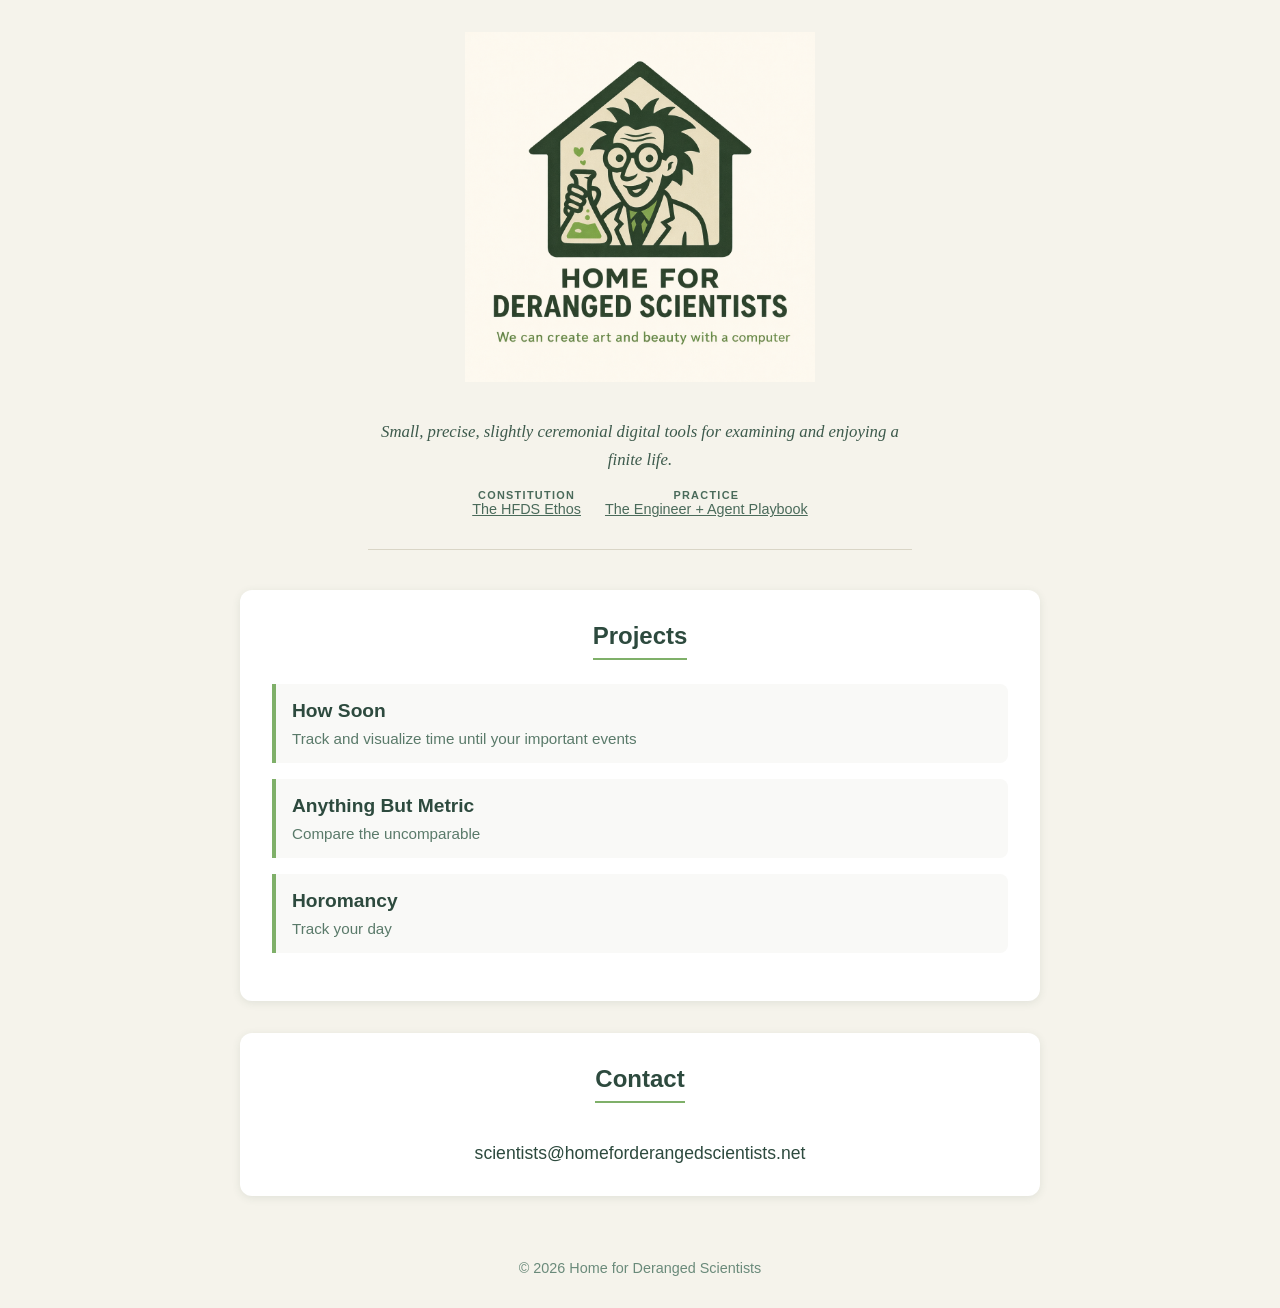
<file: index.html>
<!DOCTYPE html>
<html lang="en">
<head>
    <meta charset="UTF-8">
    <meta name="viewport" content="width=device-width, initial-scale=1.0">
    <title>Home for Deranged Scientists - Software Development &amp; Consulting</title>
    <style>
        * {
            margin: 0;
            padding: 0;
            box-sizing: border-box;
        }

        body {
            font-family: -apple-system, BlinkMacSystemFont, 'Segoe UI', Roboto, Oxygen, Ubuntu, sans-serif;
            background-color: #f5f3eb;
            color: #2d4a3e;
            min-height: 100vh;
            display: flex;
            flex-direction: column;
            align-items: center;
            padding: 2rem;
        }

        .container {
            max-width: 800px;
            width: 100%;
            text-align: center;
        }

        .logo {
            max-width: 350px;
            width: 100%;
            height: auto;
            margin-bottom: 2rem;
        }

        .tagline {
            font-size: 1.1rem;
            color: #4a6a5a;
            margin-bottom: 3rem;
            font-style: italic;
        }

        .section {
            background: white;
            border-radius: 12px;
            padding: 2rem;
            margin-bottom: 2rem;
            box-shadow: 0 2px 8px rgba(45, 74, 62, 0.1);
        }

        .section h2 {
            font-size: 1.5rem;
            margin-bottom: 1.5rem;
            color: #2d4a3e;
            border-bottom: 2px solid #7fb069;
            padding-bottom: 0.5rem;
            display: inline-block;
        }

        .projects-list {
            list-style: none;
            text-align: left;
        }

        .projects-list li {
            padding: 1rem;
            border-left: 4px solid #7fb069;
            margin-bottom: 1rem;
            background: #f9f9f7;
            border-radius: 0 8px 8px 0;
        }

        .projects-list a {
            color: #2d4a3e;
            text-decoration: none;
            font-weight: 600;
            font-size: 1.2rem;
        }

        .projects-list a:hover {
            color: #7fb069;
        }

        .project-description {
            font-size: 0.95rem;
            color: #5a7a6a;
            margin-top: 0.5rem;
        }

        .contact {
            margin-top: 1rem;
        }

        .contact a {
            color: #2d4a3e;
            text-decoration: none;
            font-size: 1.1rem;
        }

        .contact a:hover {
            color: #7fb069;
        }

        footer {
            margin-top: auto;
            padding-top: 2rem;
            color: #6a8a7a;
            font-size: 0.9rem;
        }

        @media (max-width: 600px) {
            body {
                padding: 1rem;
            }

            .logo {
                max-width: 280px;
            }

            .section {
                padding: 1.5rem;
            }
        }

        .ethos-intro {
            max-width: 34rem;
            margin: 0 auto 2.5rem;
            padding-bottom: 2rem;
            border-bottom: 1px solid #d9d5c6;
        }
        .visually-hidden {
            position: absolute;
            width: 1px;
            height: 1px;
            padding: 0;
            margin: -1px;
            overflow: hidden;
            clip: rect(0, 0, 0, 0);
            white-space: nowrap;
            border: 0;
        }
        .ethos-quote {
            font-family: Georgia, 'Times New Roman', serif;
            font-style: italic;
            font-size: 1.05rem;
            line-height: 1.65;
            color: #3d5a4c;
            margin-bottom: 1rem;
        }
        .ethos-links {
            list-style: none;
            display: flex;
            gap: 1.5rem;
            justify-content: center;
            flex-wrap: wrap;
            font-size: 0.9rem;
        }
        .ethos-links a { color: #4a6a5a; }
        .ethos-links .doc-kind {
            display: block;
            font-size: 0.68rem;
            text-transform: uppercase;
            letter-spacing: 0.12em;
            color: #4a6a5a;
            font-weight: 700;
        }
    </style>
</head>
<body>
    <div class="container">
        <img src="images/HDS Logo.png" alt="Home for Deranged Scientists Logo" class="logo">

        <section class="ethos-intro">
            <h2 class="visually-hidden">What we believe</h2>
            <p class="ethos-quote">Small, precise, slightly ceremonial digital tools for examining and enjoying a finite life.</p>
            <ul class="ethos-links">
                <li>
                    <span class="doc-kind">Constitution</span>
                    <a href="/ethos/">The HFDS Ethos</a>
                </li>
                <li>
                    <span class="doc-kind">Practice</span>
                    <a href="/playbook/">The Engineer + Agent Playbook</a>
                </li>
            </ul>
        </section>

        <section class="section">
            <h2>Projects</h2>
            <ul class="projects-list">
                <li>
                    <a href="https://how-soon.app" target="_blank" rel="noopener">How Soon</a>
                    <p class="project-description">Track and visualize time until your important events</p>
                </li>
                <li>
                    <a href="https://anything-but-metric.app" target="_blank" rel="noopener">Anything But Metric</a>
                    <p class="project-description">Compare the uncomparable</p>
                </li>
                                <li>
                    <a href="https://horomancy.com" target="_blank" rel="noopener">Horomancy</a>
                    <p class="project-description">Track your day</p>
                </li>
            </ul>
        </section>

        <section class="section contact">
            <h2>Contact</h2>
            <p style="margin-top: 1rem;">
                <a href="mailto:scientists@homeforderangedscientists.net">scientists@homeforderangedscientists.net</a>
            </p>
        </section>
    </div>

    <footer>
        &copy; 2026 Home for Deranged Scientists
    </footer>
</body>
</html>
</file>
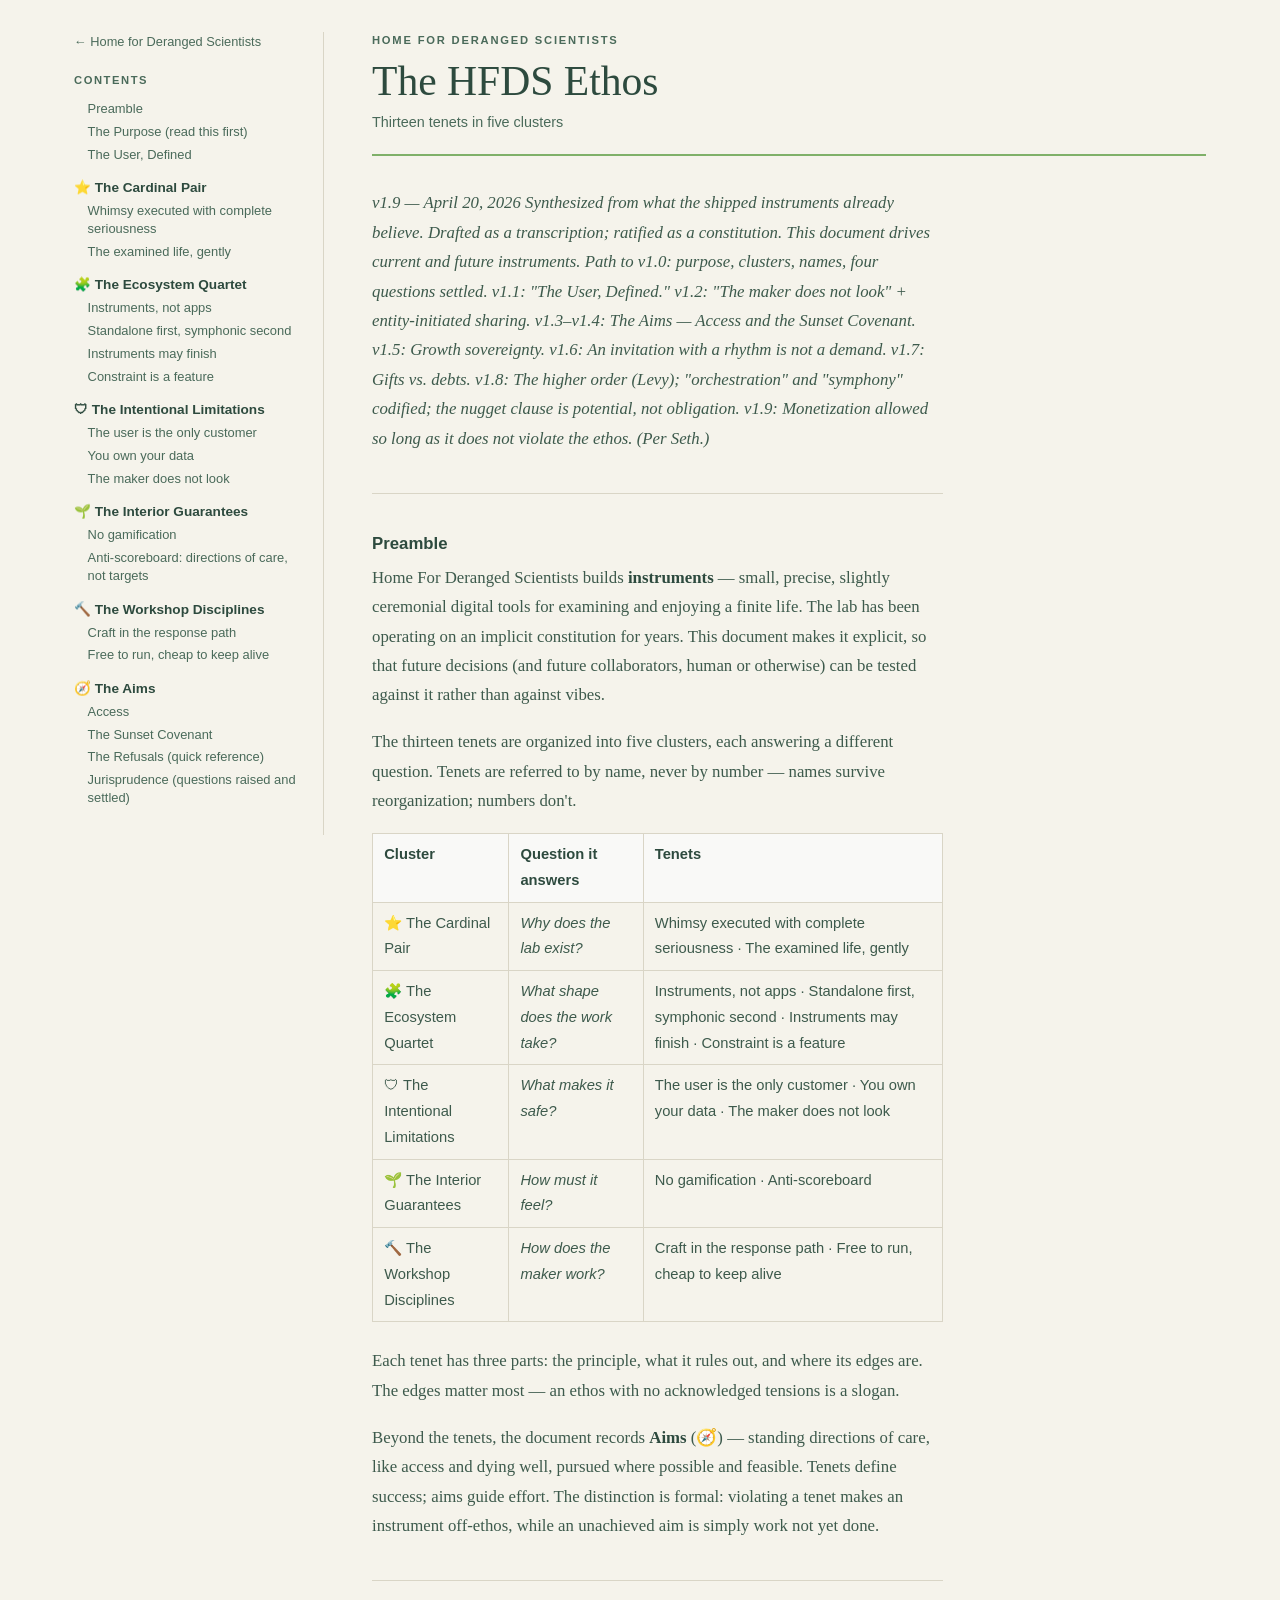
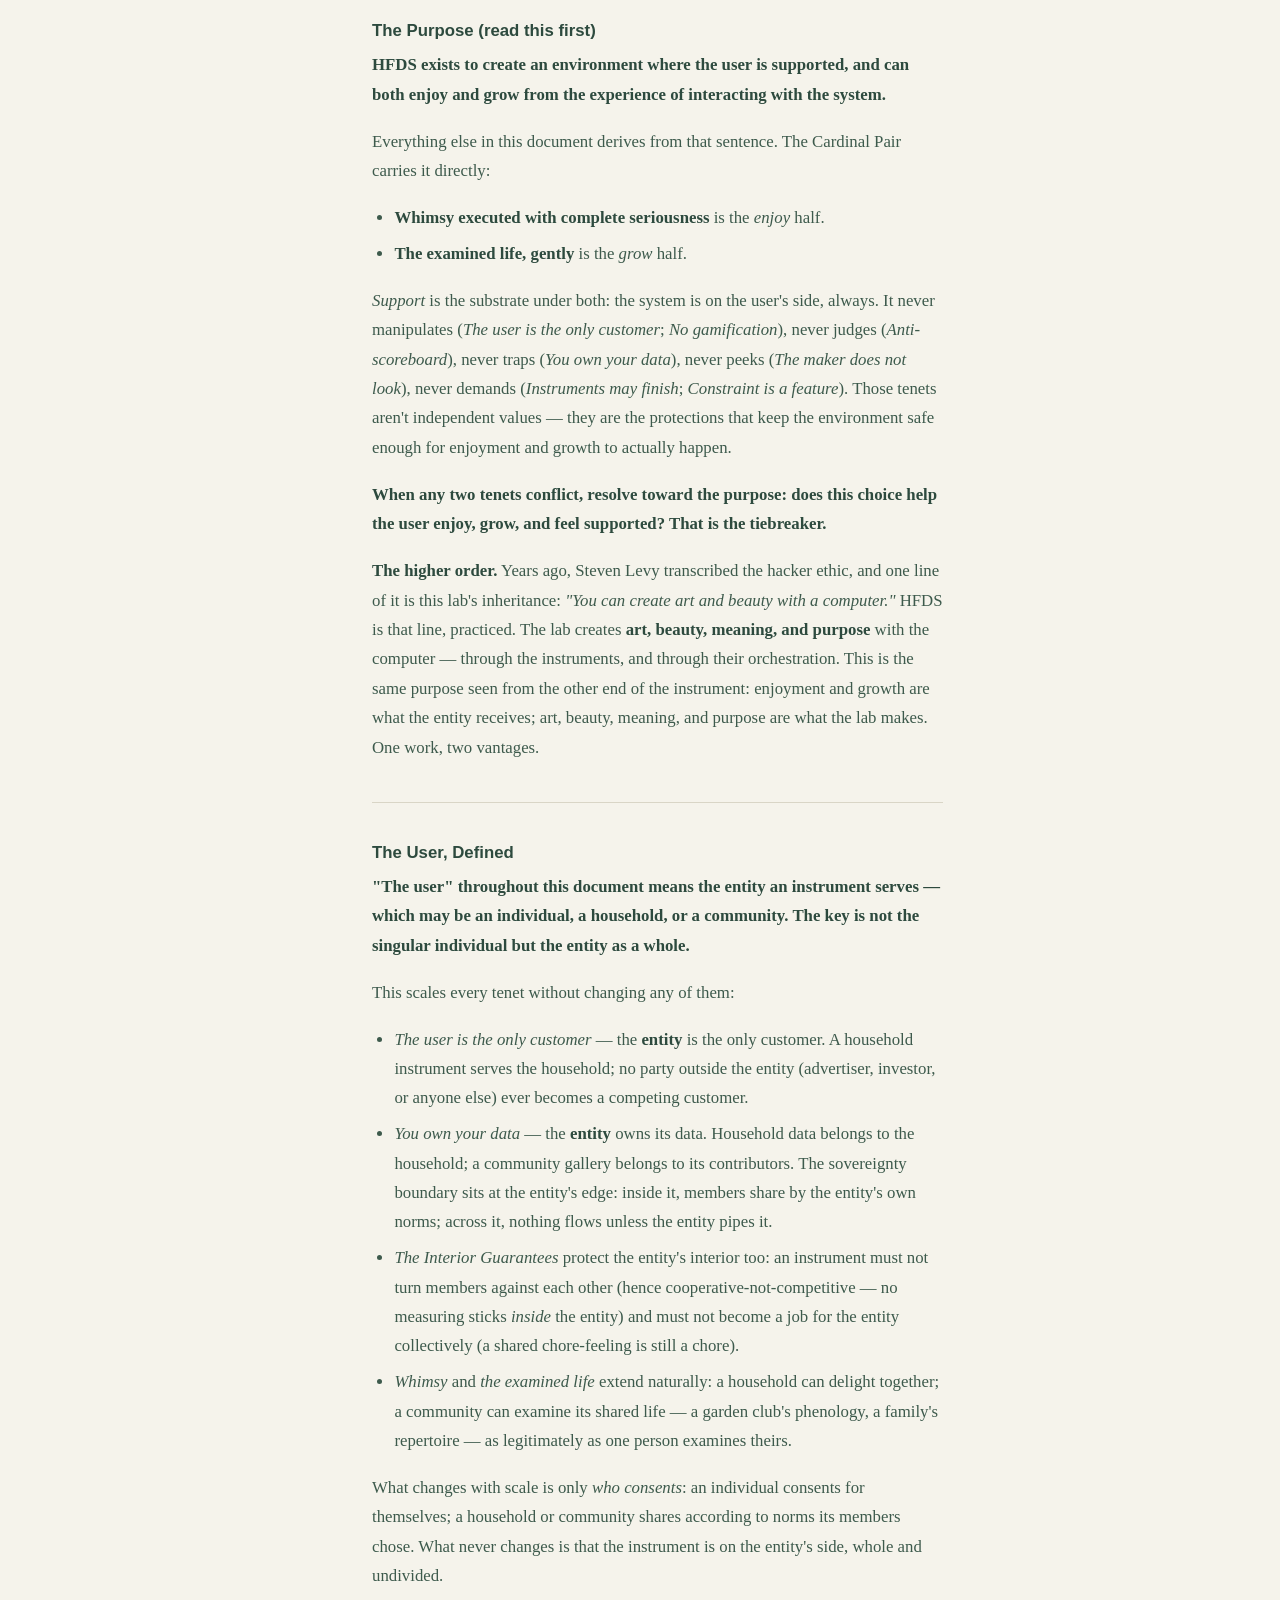
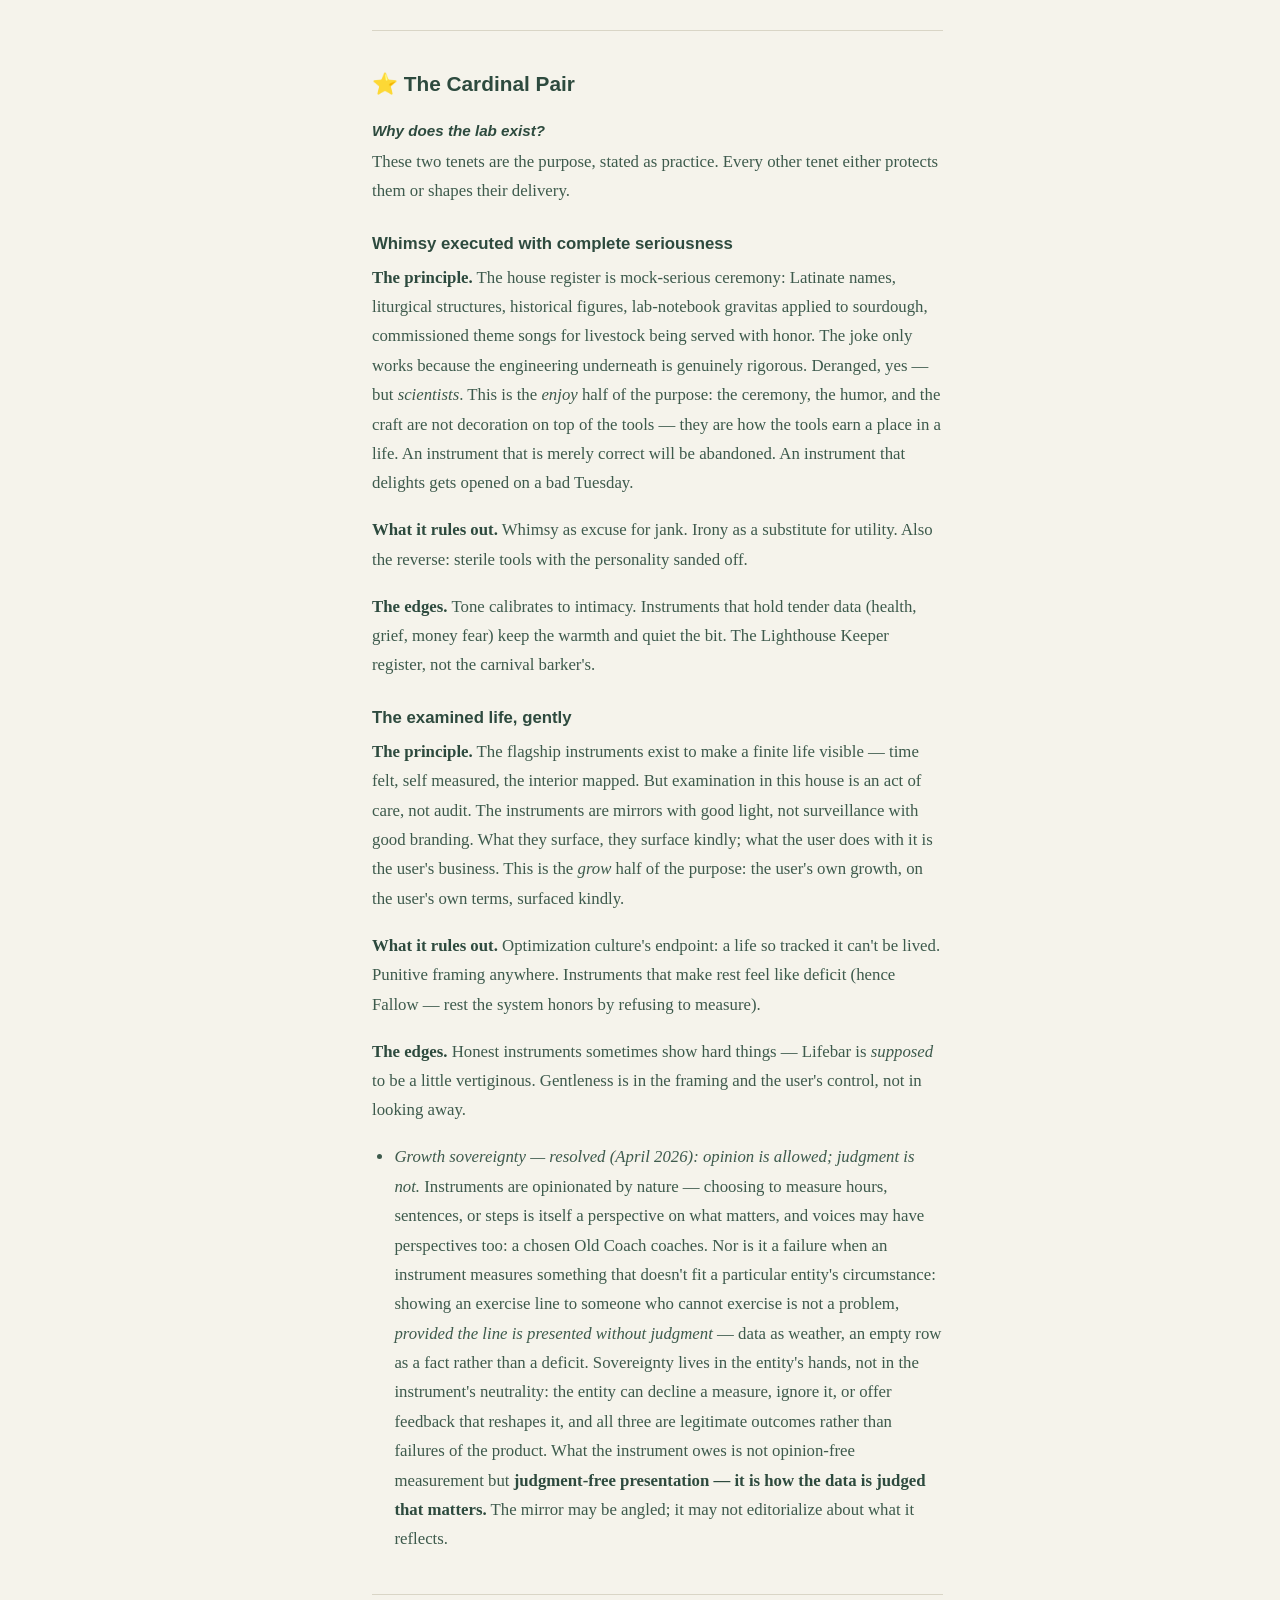
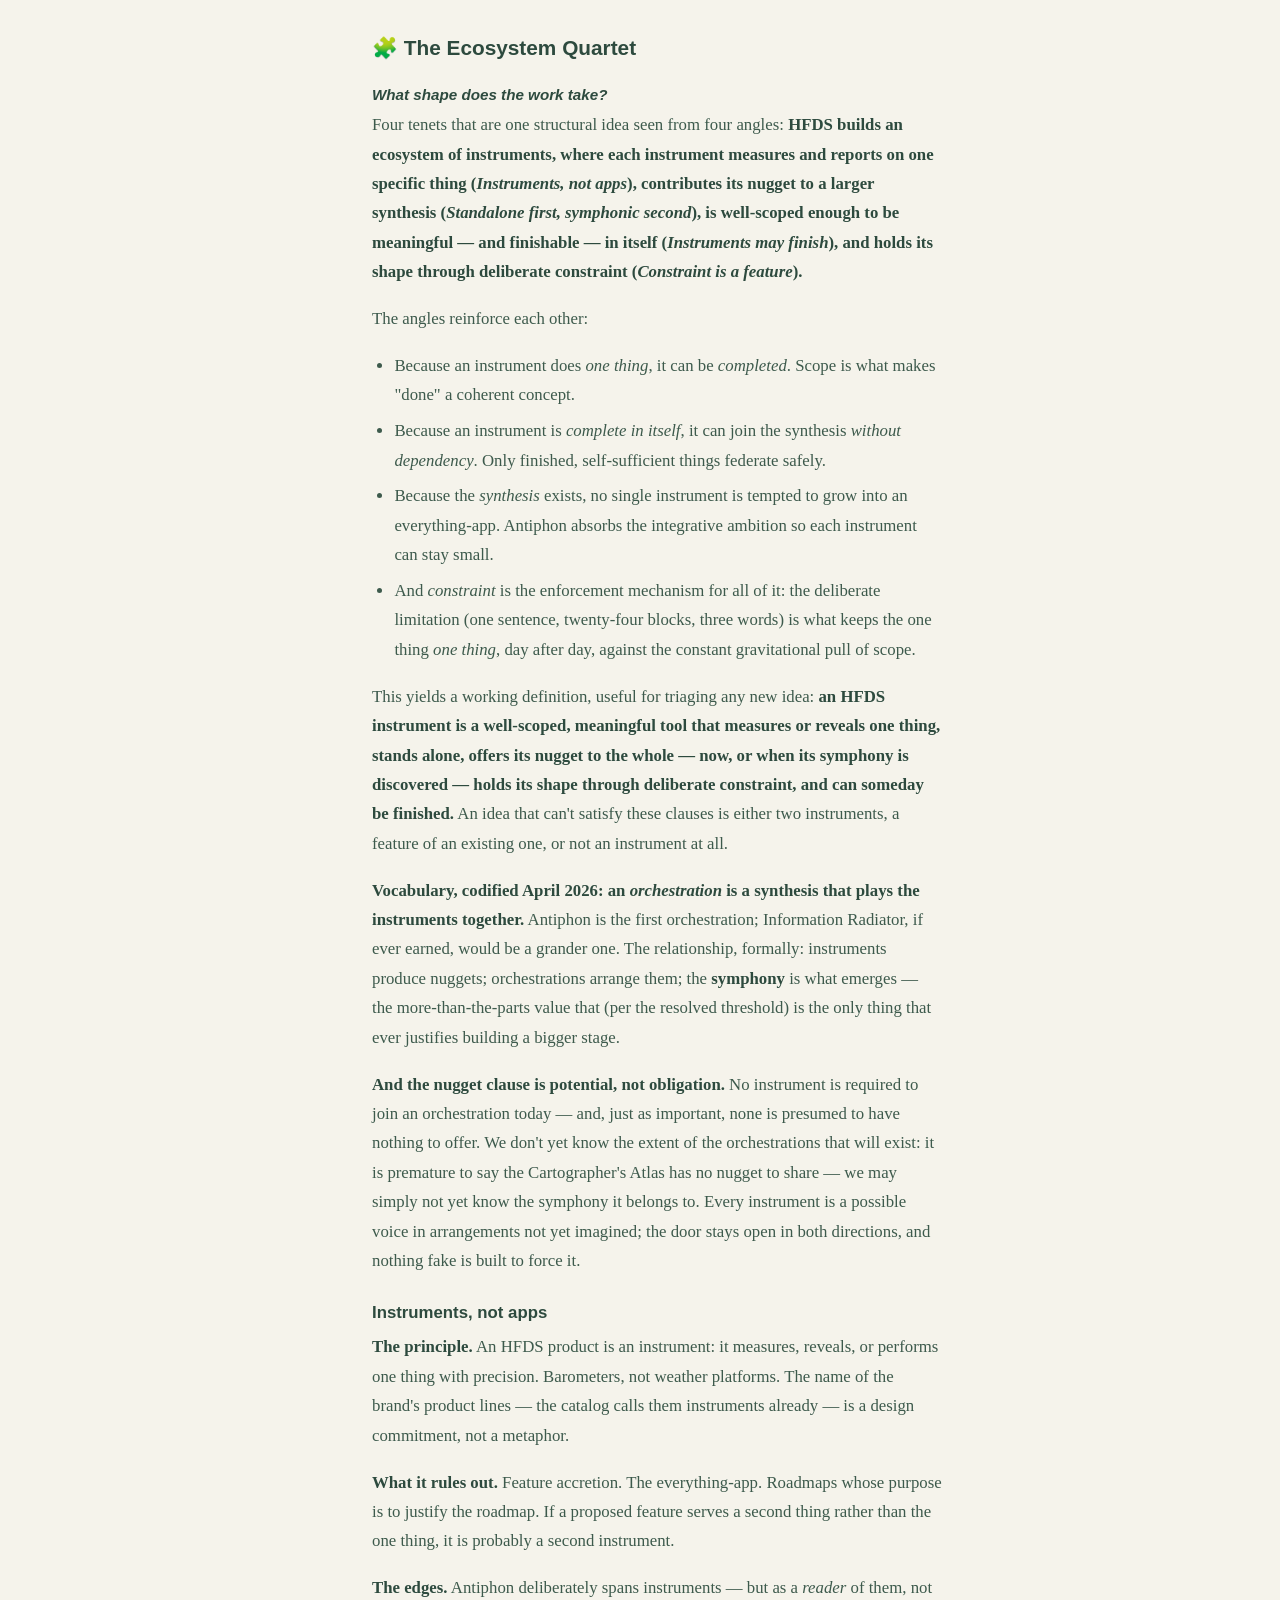
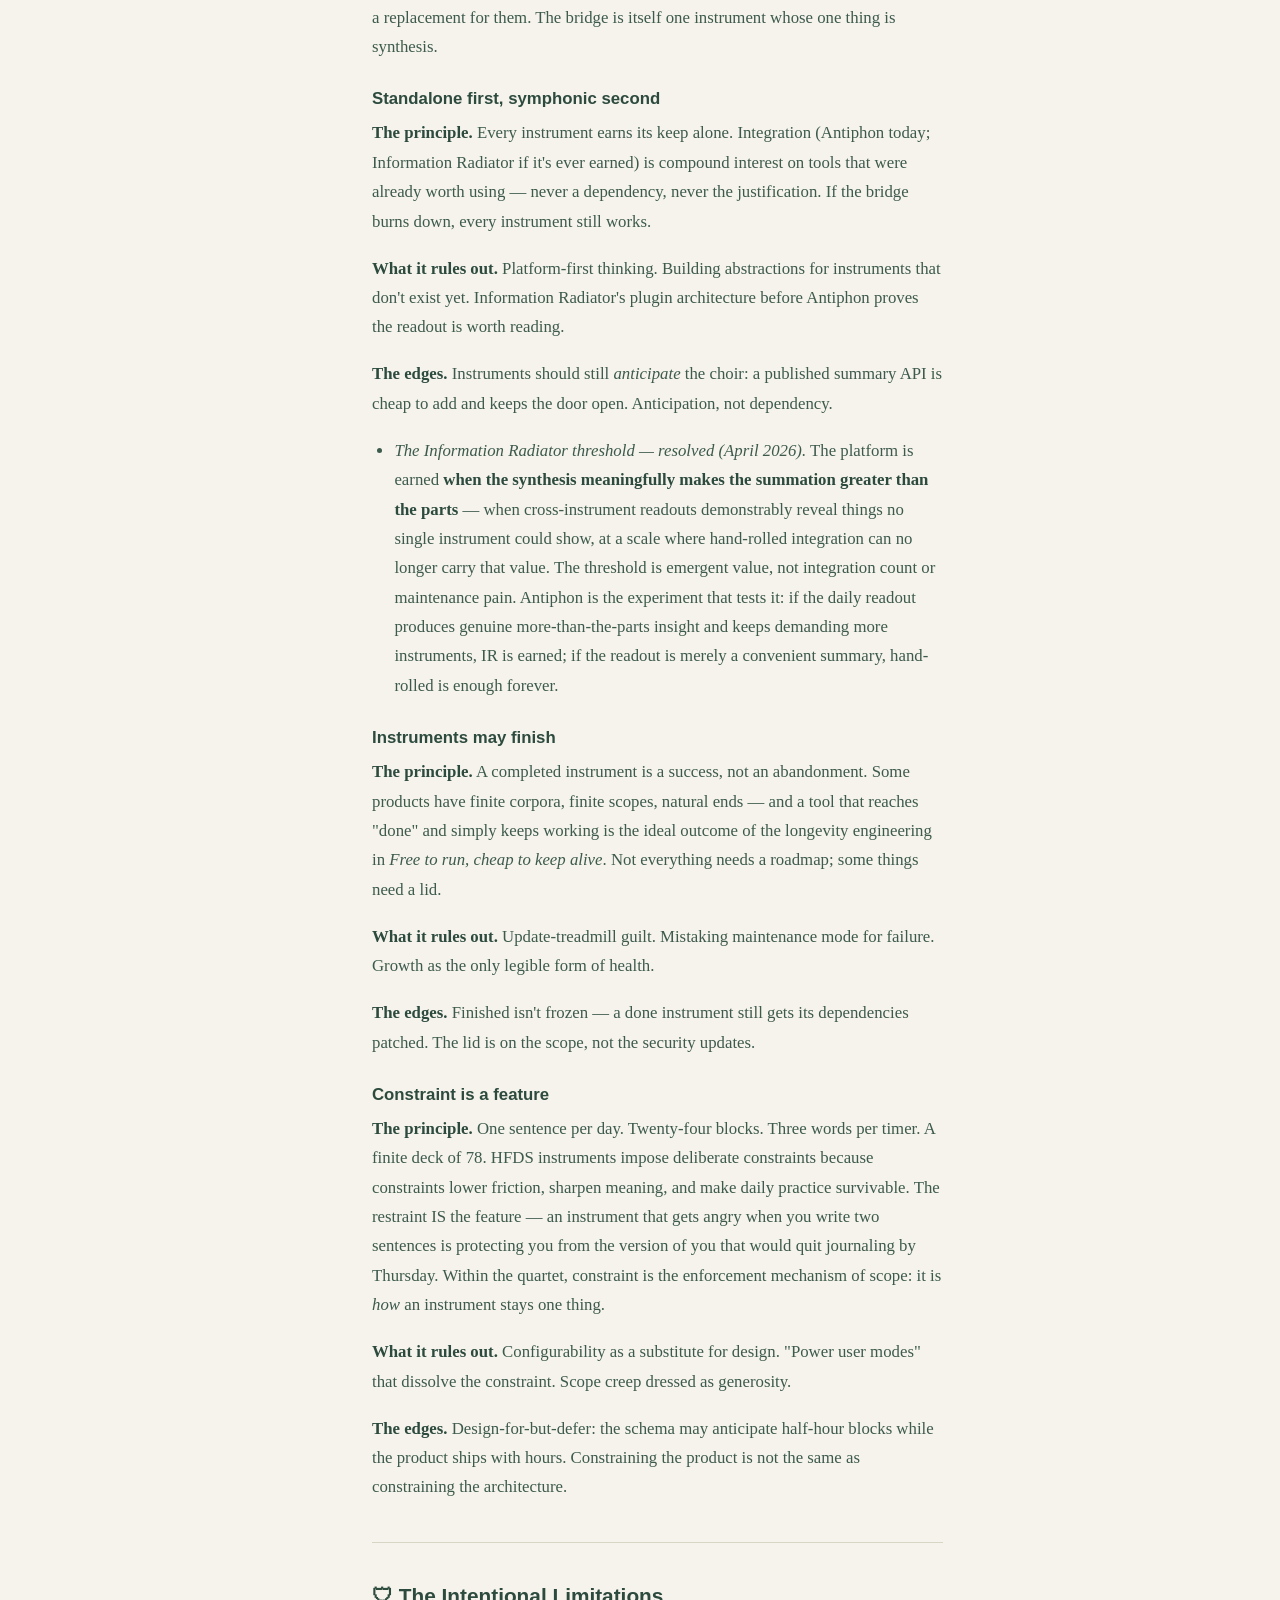
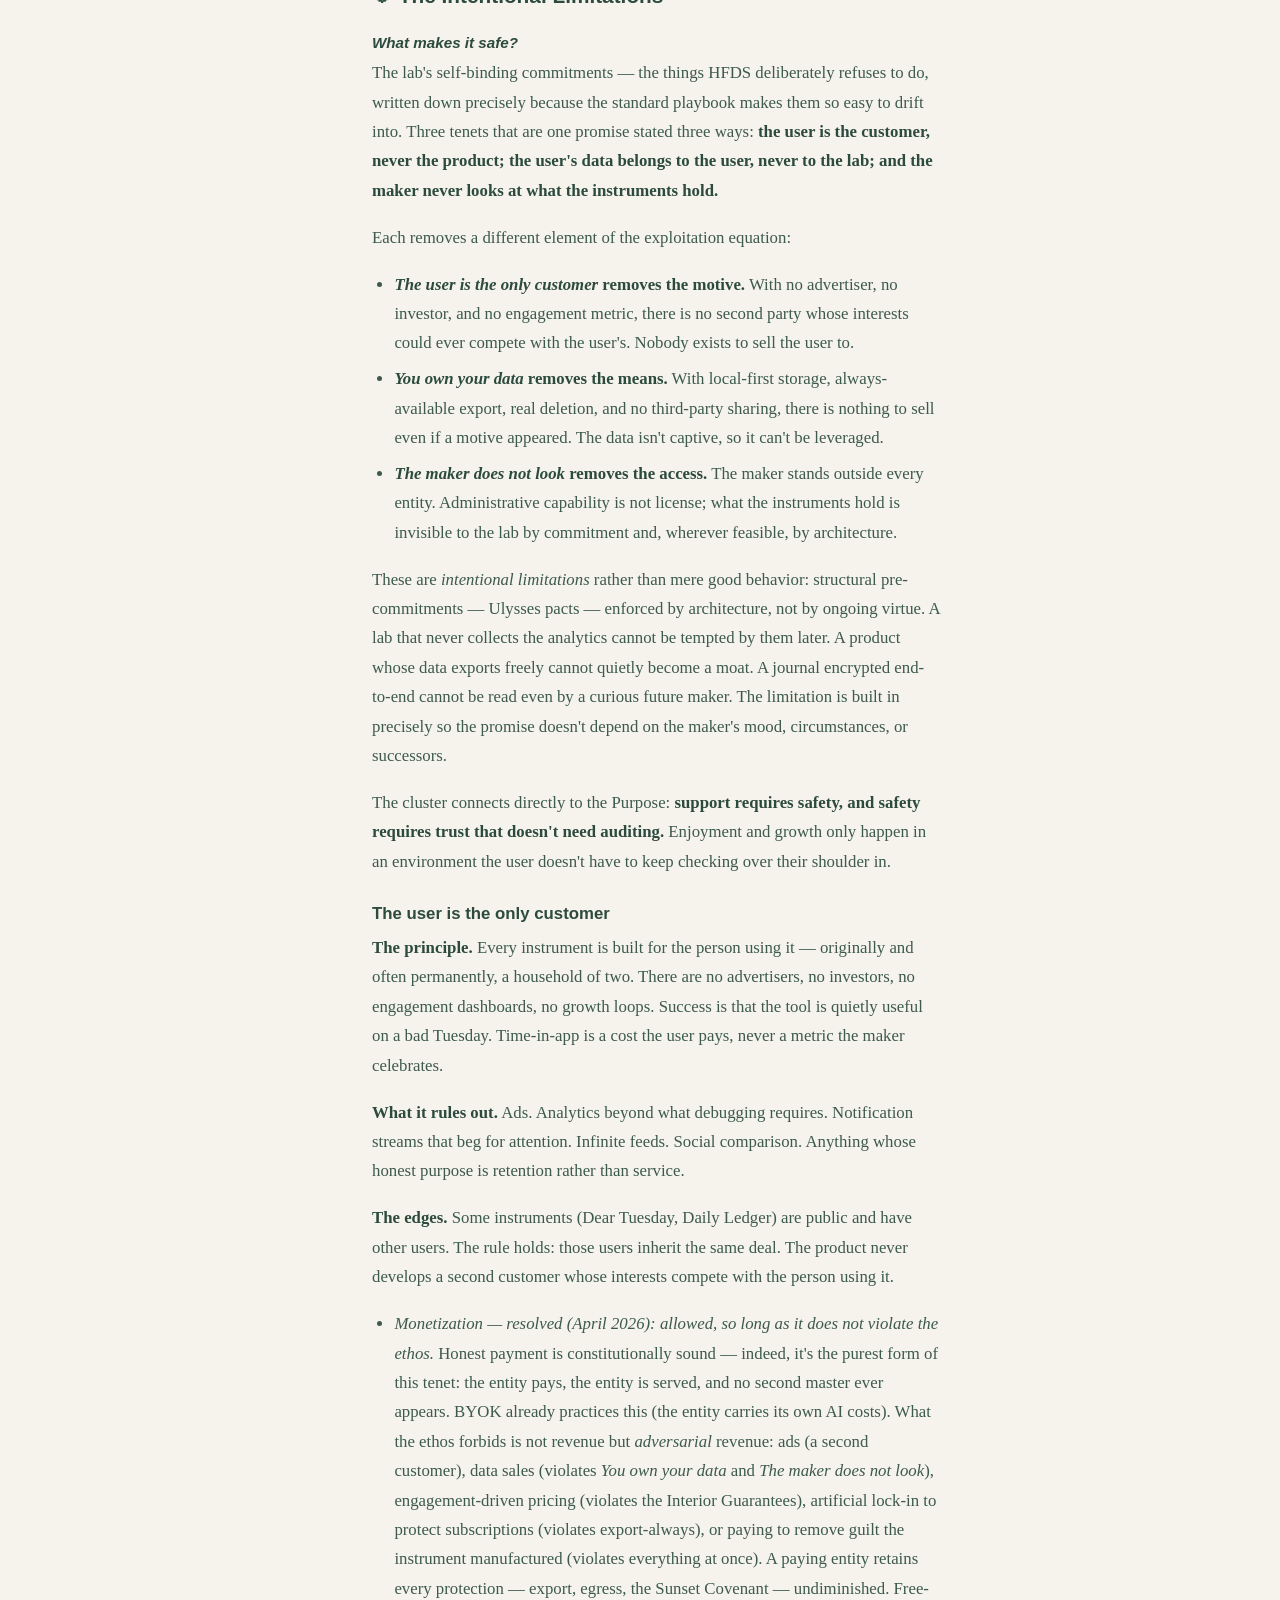
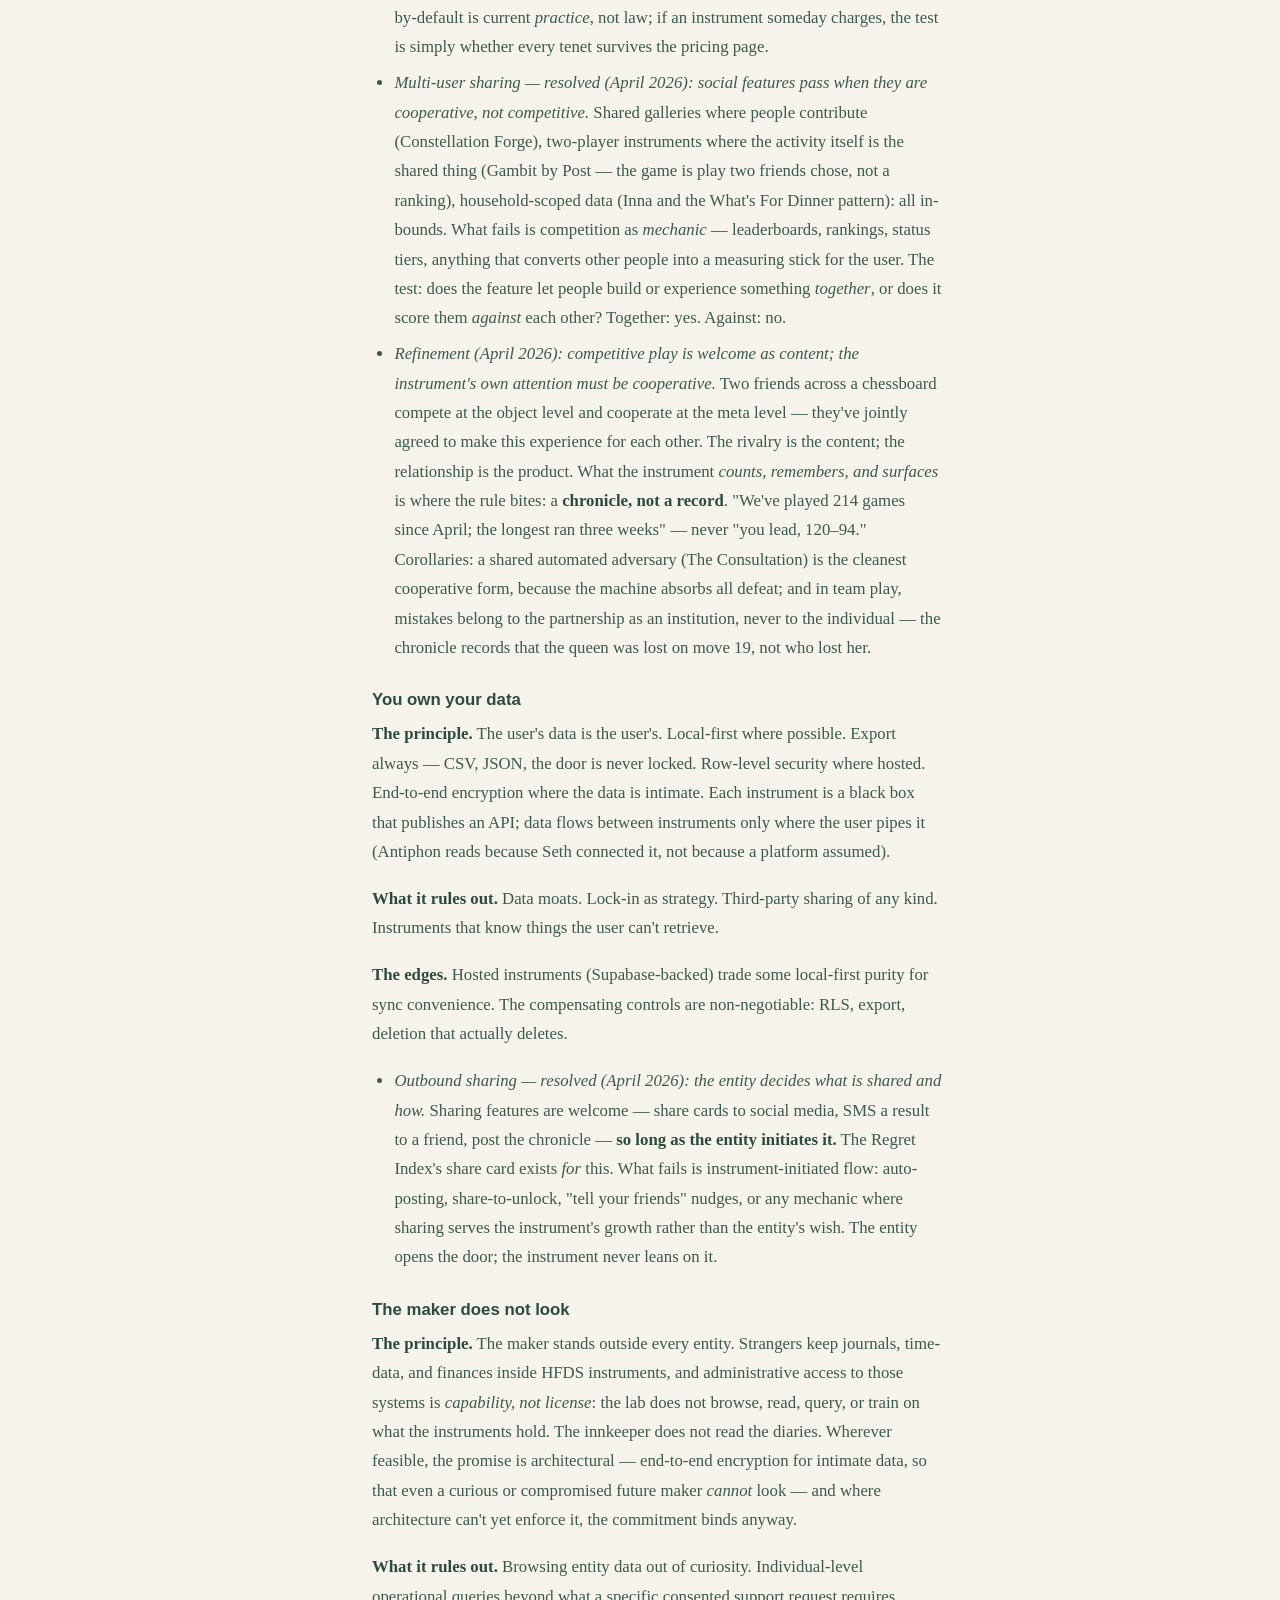
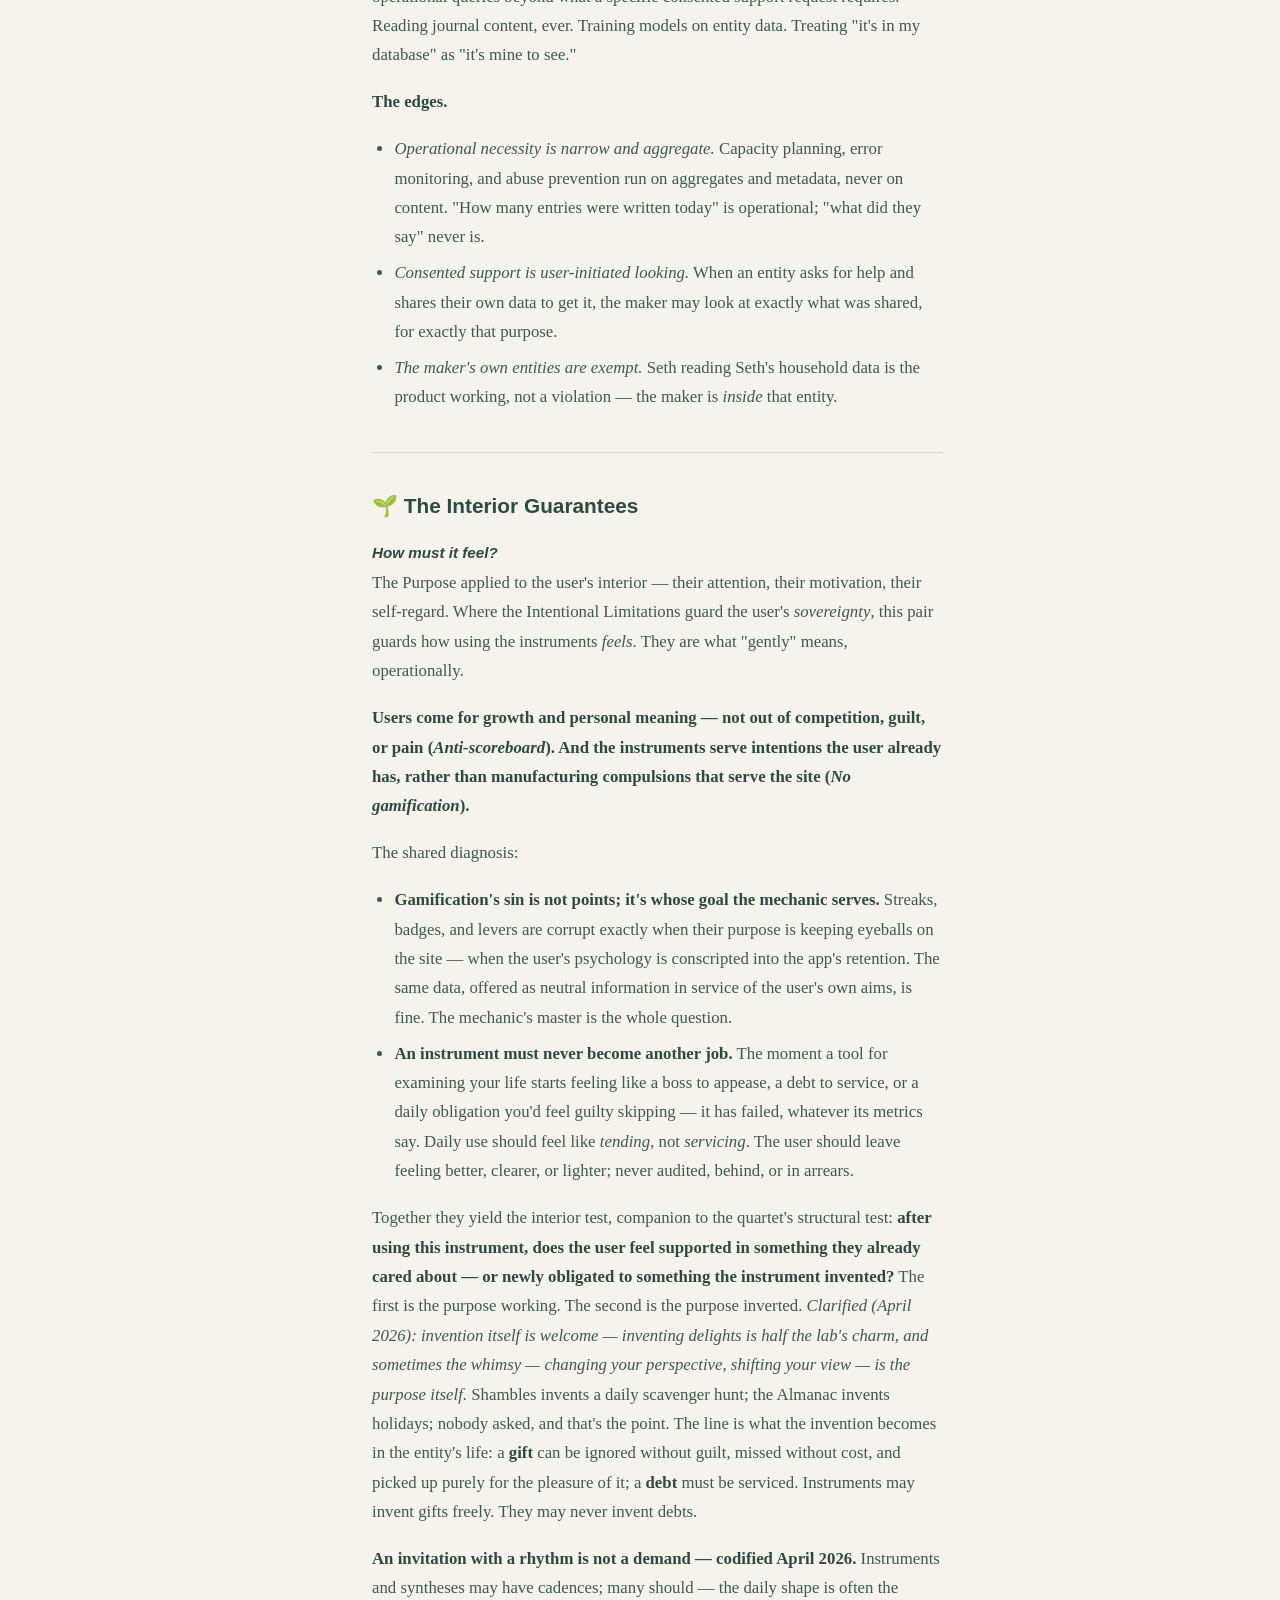
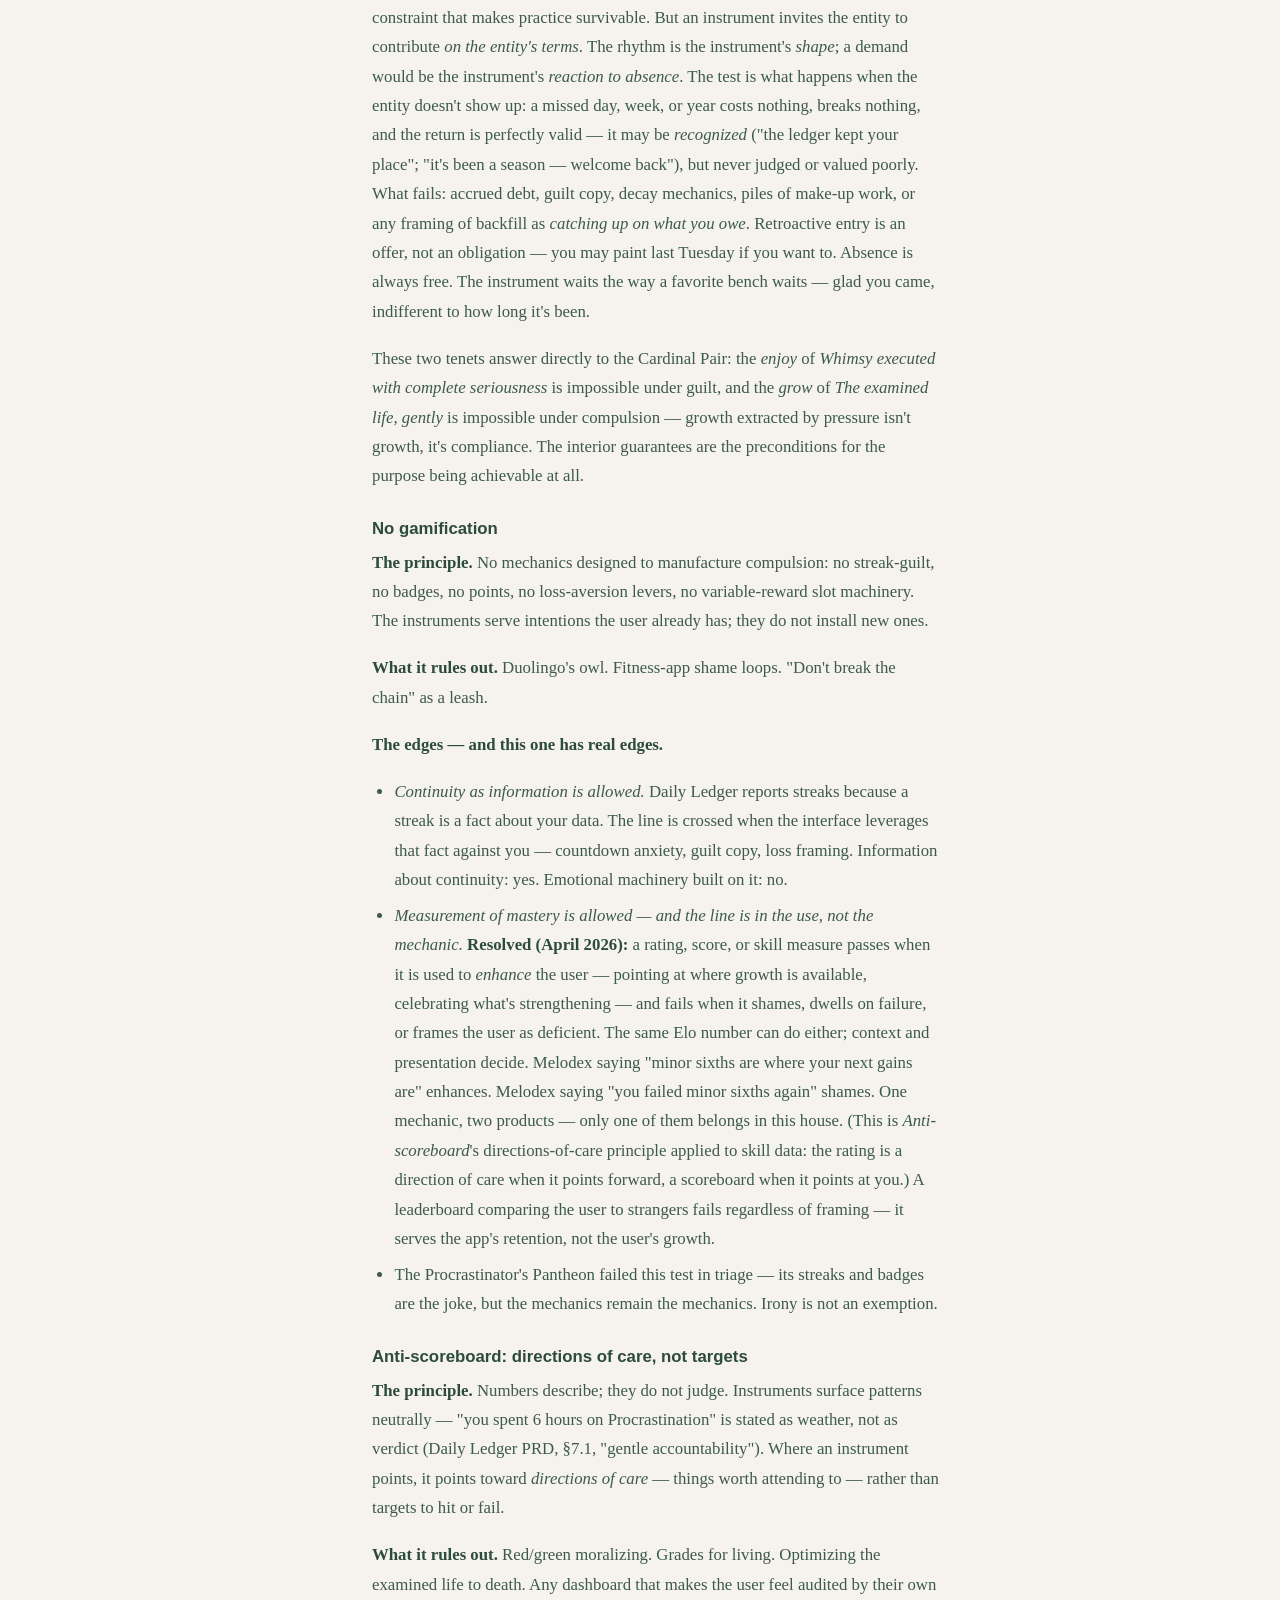
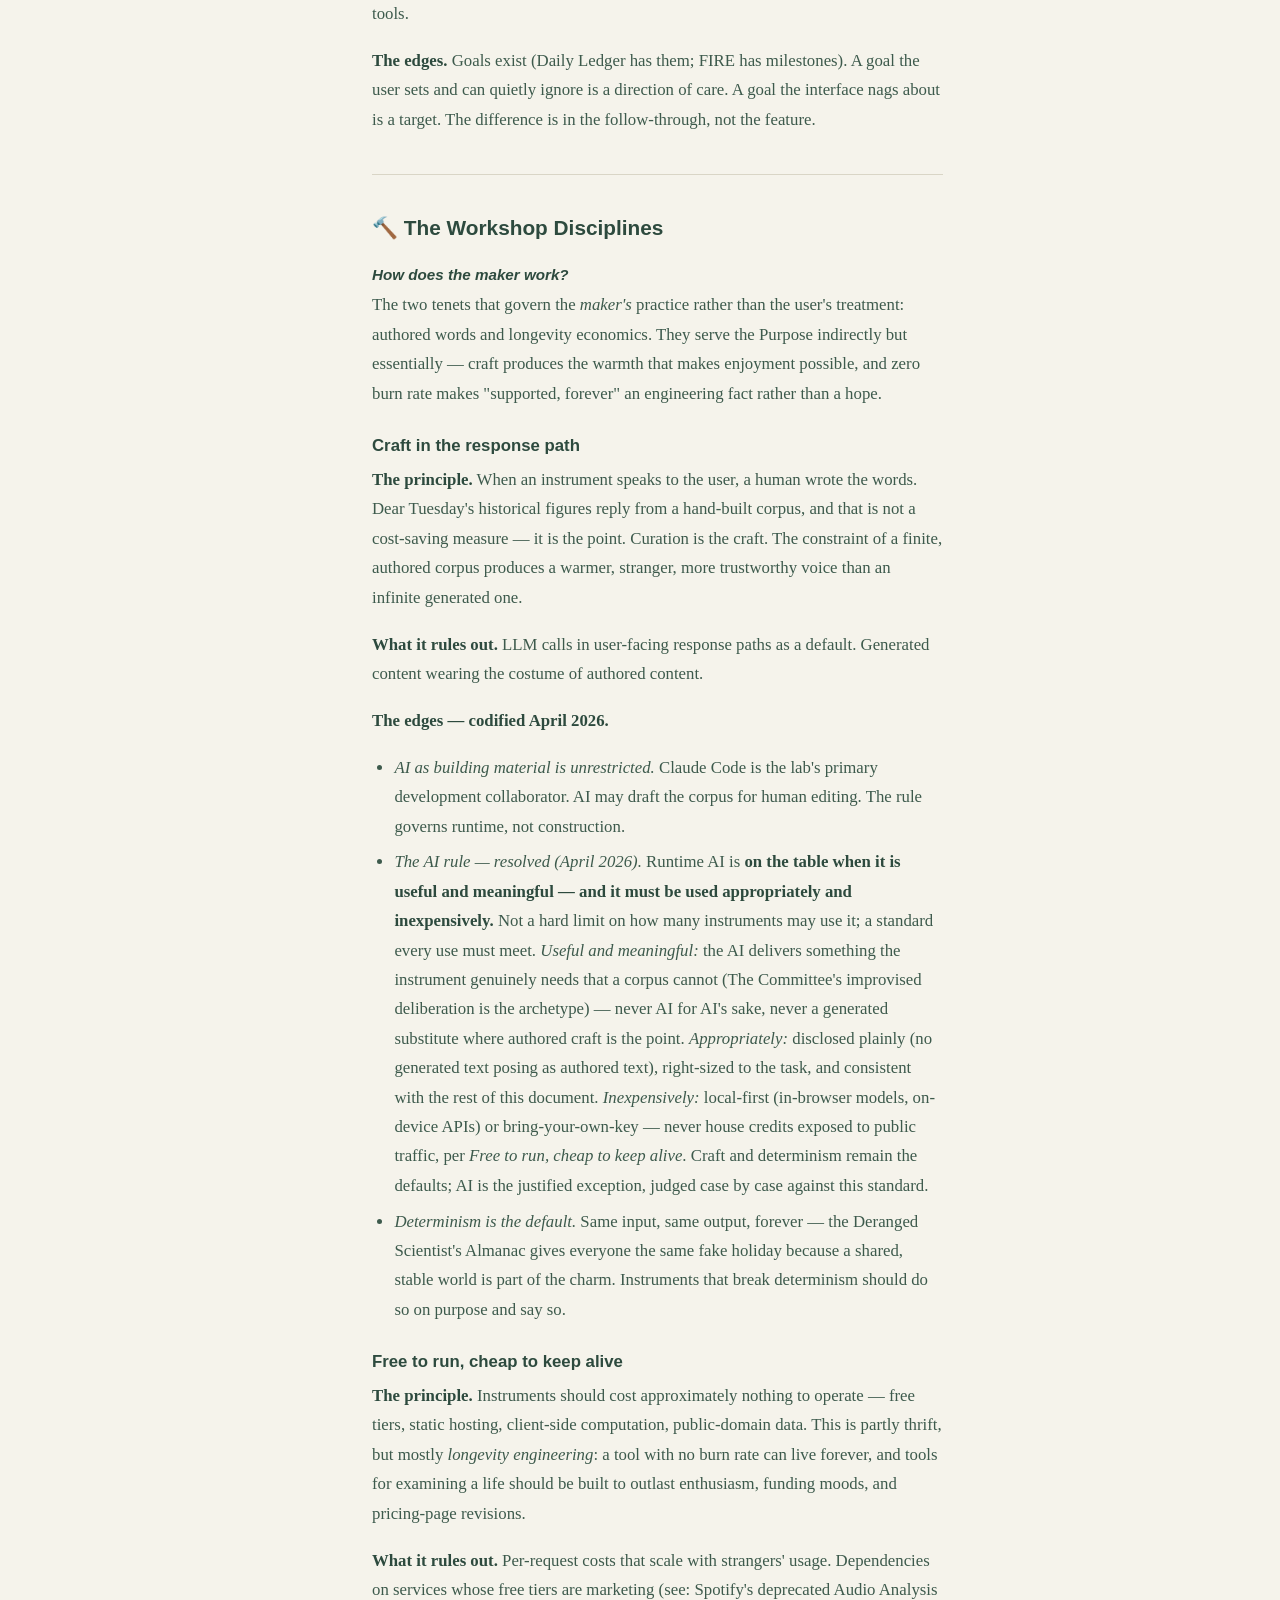
<file: ethos/index.html>
<!DOCTYPE html>
<html lang="en">
<head>
<meta charset="UTF-8">
<meta name="viewport" content="width=device-width, initial-scale=1.0">
<title>The HFDS Ethos — Home for Deranged Scientists</title>
<meta name="description" content="The thirteen tenets Home for Deranged Scientists builds by.">
<link rel="stylesheet" href="../assets/docs.css">
</head>
<body>
<a class="skip-link" href="#content">Skip to content</a>
<div class="doc-layout">
<nav class="doc-rail" aria-label="Contents">
<a class="doc-home" href="../">&larr; Home for Deranged Scientists</a>

<h2 class="rail-heading">Contents</h2>
<ol class="rail-list">
<li class="rail-l3"><a href="#preamble">Preamble</a></li>
<li class="rail-l3"><a href="#the-purpose-read-this-first">The Purpose (read this first)</a></li>
<li class="rail-l3"><a href="#the-user-defined">The User, Defined</a></li>
<li class="rail-l2"><a href="#the-cardinal-pair">⭐ The Cardinal Pair</a></li>
<li class="rail-l3"><a href="#whimsy-executed-with-complete-seriousness">Whimsy executed with complete seriousness</a></li>
<li class="rail-l3"><a href="#the-examined-life-gently">The examined life, gently</a></li>
<li class="rail-l2"><a href="#the-ecosystem-quartet">🧩 The Ecosystem Quartet</a></li>
<li class="rail-l3"><a href="#instruments-not-apps">Instruments, not apps</a></li>
<li class="rail-l3"><a href="#standalone-first-symphonic-second">Standalone first, symphonic second</a></li>
<li class="rail-l3"><a href="#instruments-may-finish">Instruments may finish</a></li>
<li class="rail-l3"><a href="#constraint-is-a-feature">Constraint is a feature</a></li>
<li class="rail-l2"><a href="#the-intentional-limitations">🛡 The Intentional Limitations</a></li>
<li class="rail-l3"><a href="#the-user-is-the-only-customer">The user is the only customer</a></li>
<li class="rail-l3"><a href="#you-own-your-data">You own your data</a></li>
<li class="rail-l3"><a href="#the-maker-does-not-look">The maker does not look</a></li>
<li class="rail-l2"><a href="#the-interior-guarantees">🌱 The Interior Guarantees</a></li>
<li class="rail-l3"><a href="#no-gamification">No gamification</a></li>
<li class="rail-l3"><a href="#anti-scoreboard-directions-of-care-not-targets">Anti-scoreboard: directions of care, not targets</a></li>
<li class="rail-l2"><a href="#the-workshop-disciplines">🔨 The Workshop Disciplines</a></li>
<li class="rail-l3"><a href="#craft-in-the-response-path">Craft in the response path</a></li>
<li class="rail-l3"><a href="#free-to-run-cheap-to-keep-alive">Free to run, cheap to keep alive</a></li>
<li class="rail-l2"><a href="#the-aims">🧭 The Aims</a></li>
<li class="rail-l3"><a href="#access">Access</a></li>
<li class="rail-l3"><a href="#the-sunset-covenant">The Sunset Covenant</a></li>
<li class="rail-l3"><a href="#the-refusals-quick-reference">The Refusals (quick reference)</a></li>
<li class="rail-l3"><a href="#jurisprudence-questions-raised-and-settled">Jurisprudence (questions raised and settled)</a></li>
</ol>
</nav>
<main class="doc-main" id="content">
<header class="doc-masthead">
<p class="doc-eyebrow">Home for Deranged Scientists</p>
<h1 class="doc-title" id="the-home-for-deranged-scientists-ethos">The HFDS Ethos</h1>
<p class="doc-meta">Thirteen tenets in five clusters</p>
</header>
<div class="doc-body">
<p><em>v1.9 — April 20, 2026</em>
<em>Synthesized from what the shipped instruments already believe. Drafted as a transcription; ratified as a constitution. This document drives current and future instruments.</em>
<em>Path to v1.0: purpose, clusters, names, four questions settled. v1.1: &quot;The User, Defined.&quot; v1.2: &quot;The maker does not look&quot; + entity-initiated sharing. v1.3–v1.4: The Aims — Access and the Sunset Covenant. v1.5: Growth sovereignty. v1.6: An invitation with a rhythm is not a demand. v1.7: Gifts vs. debts. v1.8: The higher order (Levy); &quot;orchestration&quot; and &quot;symphony&quot; codified; the nugget clause is potential, not obligation. v1.9: Monetization allowed so long as it does not violate the ethos. (Per Seth.)</em></p>
<hr>
<h3 id="preamble">Preamble</h3>
<p>Home For Deranged Scientists builds <strong>instruments</strong> — small, precise, slightly ceremonial digital tools for examining and enjoying a finite life. The lab has been operating on an implicit constitution for years. This document makes it explicit, so that future decisions (and future collaborators, human or otherwise) can be tested against it rather than against vibes.</p>
<p>The thirteen tenets are organized into five clusters, each answering a different question. Tenets are referred to by name, never by number — names survive reorganization; numbers don&#39;t.</p>
<table>
<thead>
<tr>
<th>Cluster</th>
<th>Question it answers</th>
<th>Tenets</th>
</tr>
</thead>
<tbody><tr>
<td>⭐ The Cardinal Pair</td>
<td><em>Why does the lab exist?</em></td>
<td>Whimsy executed with complete seriousness · The examined life, gently</td>
</tr>
<tr>
<td>🧩 The Ecosystem Quartet</td>
<td><em>What shape does the work take?</em></td>
<td>Instruments, not apps · Standalone first, symphonic second · Instruments may finish · Constraint is a feature</td>
</tr>
<tr>
<td>🛡 The Intentional Limitations</td>
<td><em>What makes it safe?</em></td>
<td>The user is the only customer · You own your data · The maker does not look</td>
</tr>
<tr>
<td>🌱 The Interior Guarantees</td>
<td><em>How must it feel?</em></td>
<td>No gamification · Anti-scoreboard</td>
</tr>
<tr>
<td>🔨 The Workshop Disciplines</td>
<td><em>How does the maker work?</em></td>
<td>Craft in the response path · Free to run, cheap to keep alive</td>
</tr>
</tbody></table>
<p>Each tenet has three parts: the principle, what it rules out, and where its edges are. The edges matter most — an ethos with no acknowledged tensions is a slogan.</p>
<p>Beyond the tenets, the document records <strong>Aims</strong> (🧭) — standing directions of care, like access and dying well, pursued where possible and feasible. Tenets define success; aims guide effort. The distinction is formal: violating a tenet makes an instrument off-ethos, while an unachieved aim is simply work not yet done.</p>
<hr>
<h3 id="the-purpose-read-this-first">The Purpose (read this first)</h3>
<p><strong>HFDS exists to create an environment where the user is supported, and can both enjoy and grow from the experience of interacting with the system.</strong></p>
<p>Everything else in this document derives from that sentence. The Cardinal Pair carries it directly:</p>
<ul>
<li><strong>Whimsy executed with complete seriousness</strong> is the <em>enjoy</em> half.</li>
<li><strong>The examined life, gently</strong> is the <em>grow</em> half.</li>
</ul>
<p><em>Support</em> is the substrate under both: the system is on the user&#39;s side, always. It never manipulates (<em>The user is the only customer</em>; <em>No gamification</em>), never judges (<em>Anti-scoreboard</em>), never traps (<em>You own your data</em>), never peeks (<em>The maker does not look</em>), never demands (<em>Instruments may finish</em>; <em>Constraint is a feature</em>). Those tenets aren&#39;t independent values — they are the protections that keep the environment safe enough for enjoyment and growth to actually happen.</p>
<p><strong>When any two tenets conflict, resolve toward the purpose: does this choice help the user enjoy, grow, and feel supported? That is the tiebreaker.</strong></p>
<p><strong>The higher order.</strong> Years ago, Steven Levy transcribed the hacker ethic, and one line of it is this lab&#39;s inheritance: <em>&quot;You can create art and beauty with a computer.&quot;</em> HFDS is that line, practiced. The lab creates <strong>art, beauty, meaning, and purpose</strong> with the computer — through the instruments, and through their orchestration. This is the same purpose seen from the other end of the instrument: enjoyment and growth are what the entity receives; art, beauty, meaning, and purpose are what the lab makes. One work, two vantages.</p>
<hr>
<h3 id="the-user-defined">The User, Defined</h3>
<p><strong>&quot;The user&quot; throughout this document means the entity an instrument serves — which may be an individual, a household, or a community. The key is not the singular individual but the entity as a whole.</strong></p>
<p>This scales every tenet without changing any of them:</p>
<ul>
<li><em>The user is the only customer</em> — the <strong>entity</strong> is the only customer. A household instrument serves the household; no party outside the entity (advertiser, investor, or anyone else) ever becomes a competing customer.</li>
<li><em>You own your data</em> — the <strong>entity</strong> owns its data. Household data belongs to the household; a community gallery belongs to its contributors. The sovereignty boundary sits at the entity&#39;s edge: inside it, members share by the entity&#39;s own norms; across it, nothing flows unless the entity pipes it.</li>
<li><em>The Interior Guarantees</em> protect the entity&#39;s interior too: an instrument must not turn members against each other (hence cooperative-not-competitive — no measuring sticks <em>inside</em> the entity) and must not become a job for the entity collectively (a shared chore-feeling is still a chore).</li>
<li><em>Whimsy</em> and <em>the examined life</em> extend naturally: a household can delight together; a community can examine its shared life — a garden club&#39;s phenology, a family&#39;s repertoire — as legitimately as one person examines theirs.</li>
</ul>
<p>What changes with scale is only <em>who consents</em>: an individual consents for themselves; a household or community shares according to norms its members chose. What never changes is that the instrument is on the entity&#39;s side, whole and undivided.</p>
<hr>
<h2 id="the-cardinal-pair">⭐ The Cardinal Pair</h2>
<h4 id="why-does-the-lab-exist"><em>Why does the lab exist?</em></h4>
<p>These two tenets are the purpose, stated as practice. Every other tenet either protects them or shapes their delivery.</p>
<h3 id="whimsy-executed-with-complete-seriousness">Whimsy executed with complete seriousness</h3>
<p><strong>The principle.</strong> The house register is mock-serious ceremony: Latinate names, liturgical structures, historical figures, lab-notebook gravitas applied to sourdough, commissioned theme songs for livestock being served with honor. The joke only works because the engineering underneath is genuinely rigorous. Deranged, yes — but <em>scientists</em>. This is the <em>enjoy</em> half of the purpose: the ceremony, the humor, and the craft are not decoration on top of the tools — they are how the tools earn a place in a life. An instrument that is merely correct will be abandoned. An instrument that delights gets opened on a bad Tuesday.</p>
<p><strong>What it rules out.</strong> Whimsy as excuse for jank. Irony as a substitute for utility. Also the reverse: sterile tools with the personality sanded off.</p>
<p><strong>The edges.</strong> Tone calibrates to intimacy. Instruments that hold tender data (health, grief, money fear) keep the warmth and quiet the bit. The Lighthouse Keeper register, not the carnival barker&#39;s.</p>
<h3 id="the-examined-life-gently">The examined life, gently</h3>
<p><strong>The principle.</strong> The flagship instruments exist to make a finite life visible — time felt, self measured, the interior mapped. But examination in this house is an act of care, not audit. The instruments are mirrors with good light, not surveillance with good branding. What they surface, they surface kindly; what the user does with it is the user&#39;s business. This is the <em>grow</em> half of the purpose: the user&#39;s own growth, on the user&#39;s own terms, surfaced kindly.</p>
<p><strong>What it rules out.</strong> Optimization culture&#39;s endpoint: a life so tracked it can&#39;t be lived. Punitive framing anywhere. Instruments that make rest feel like deficit (hence Fallow — rest the system honors by refusing to measure).</p>
<p><strong>The edges.</strong> Honest instruments sometimes show hard things — Lifebar is <em>supposed</em> to be a little vertiginous. Gentleness is in the framing and the user&#39;s control, not in looking away.</p>
<ul>
<li><em>Growth sovereignty — resolved (April 2026): opinion is allowed; judgment is not.</em> Instruments are opinionated by nature — choosing to measure hours, sentences, or steps is itself a perspective on what matters, and voices may have perspectives too: a chosen Old Coach coaches. Nor is it a failure when an instrument measures something that doesn&#39;t fit a particular entity&#39;s circumstance: showing an exercise line to someone who cannot exercise is not a problem, <em>provided the line is presented without judgment</em> — data as weather, an empty row as a fact rather than a deficit. Sovereignty lives in the entity&#39;s hands, not in the instrument&#39;s neutrality: the entity can decline a measure, ignore it, or offer feedback that reshapes it, and all three are legitimate outcomes rather than failures of the product. What the instrument owes is not opinion-free measurement but <strong>judgment-free presentation — it is how the data is judged that matters.</strong> The mirror may be angled; it may not editorialize about what it reflects.</li>
</ul>
<hr>
<h2 id="the-ecosystem-quartet">🧩 The Ecosystem Quartet</h2>
<h4 id="what-shape-does-the-work-take"><em>What shape does the work take?</em></h4>
<p>Four tenets that are one structural idea seen from four angles: <strong>HFDS builds an ecosystem of instruments, where each instrument measures and reports on one specific thing (<em>Instruments, not apps</em>), contributes its nugget to a larger synthesis (<em>Standalone first, symphonic second</em>), is well-scoped enough to be meaningful — and finishable — in itself (<em>Instruments may finish</em>), and holds its shape through deliberate constraint (<em>Constraint is a feature</em>).</strong></p>
<p>The angles reinforce each other:</p>
<ul>
<li>Because an instrument does <em>one thing</em>, it can be <em>completed</em>. Scope is what makes &quot;done&quot; a coherent concept.</li>
<li>Because an instrument is <em>complete in itself</em>, it can join the synthesis <em>without dependency</em>. Only finished, self-sufficient things federate safely.</li>
<li>Because the <em>synthesis</em> exists, no single instrument is tempted to grow into an everything-app. Antiphon absorbs the integrative ambition so each instrument can stay small.</li>
<li>And <em>constraint</em> is the enforcement mechanism for all of it: the deliberate limitation (one sentence, twenty-four blocks, three words) is what keeps the one thing <em>one thing</em>, day after day, against the constant gravitational pull of scope.</li>
</ul>
<p>This yields a working definition, useful for triaging any new idea: <strong>an HFDS instrument is a well-scoped, meaningful tool that measures or reveals one thing, stands alone, offers its nugget to the whole — now, or when its symphony is discovered — holds its shape through deliberate constraint, and can someday be finished.</strong> An idea that can&#39;t satisfy these clauses is either two instruments, a feature of an existing one, or not an instrument at all.</p>
<p><strong>Vocabulary, codified April 2026: an <em>orchestration</em> is a synthesis that plays the instruments together.</strong> Antiphon is the first orchestration; Information Radiator, if ever earned, would be a grander one. The relationship, formally: instruments produce nuggets; orchestrations arrange them; the <strong>symphony</strong> is what emerges — the more-than-the-parts value that (per the resolved threshold) is the only thing that ever justifies building a bigger stage.</p>
<p><strong>And the nugget clause is potential, not obligation.</strong> No instrument is required to join an orchestration today — and, just as important, none is presumed to have nothing to offer. We don&#39;t yet know the extent of the orchestrations that will exist: it is premature to say the Cartographer&#39;s Atlas has no nugget to share — we may simply not yet know the symphony it belongs to. Every instrument is a possible voice in arrangements not yet imagined; the door stays open in both directions, and nothing fake is built to force it.</p>
<h3 id="instruments-not-apps">Instruments, not apps</h3>
<p><strong>The principle.</strong> An HFDS product is an instrument: it measures, reveals, or performs one thing with precision. Barometers, not weather platforms. The name of the brand&#39;s product lines — the catalog calls them instruments already — is a design commitment, not a metaphor.</p>
<p><strong>What it rules out.</strong> Feature accretion. The everything-app. Roadmaps whose purpose is to justify the roadmap. If a proposed feature serves a second thing rather than the one thing, it is probably a second instrument.</p>
<p><strong>The edges.</strong> Antiphon deliberately spans instruments — but as a <em>reader</em> of them, not a replacement for them. The bridge is itself one instrument whose one thing is synthesis.</p>
<h3 id="standalone-first-symphonic-second">Standalone first, symphonic second</h3>
<p><strong>The principle.</strong> Every instrument earns its keep alone. Integration (Antiphon today; Information Radiator if it&#39;s ever earned) is compound interest on tools that were already worth using — never a dependency, never the justification. If the bridge burns down, every instrument still works.</p>
<p><strong>What it rules out.</strong> Platform-first thinking. Building abstractions for instruments that don&#39;t exist yet. Information Radiator&#39;s plugin architecture before Antiphon proves the readout is worth reading.</p>
<p><strong>The edges.</strong> Instruments should still <em>anticipate</em> the choir: a published summary API is cheap to add and keeps the door open. Anticipation, not dependency.</p>
<ul>
<li><em>The Information Radiator threshold — resolved (April 2026).</em> The platform is earned <strong>when the synthesis meaningfully makes the summation greater than the parts</strong> — when cross-instrument readouts demonstrably reveal things no single instrument could show, at a scale where hand-rolled integration can no longer carry that value. The threshold is emergent value, not integration count or maintenance pain. Antiphon is the experiment that tests it: if the daily readout produces genuine more-than-the-parts insight and keeps demanding more instruments, IR is earned; if the readout is merely a convenient summary, hand-rolled is enough forever.</li>
</ul>
<h3 id="instruments-may-finish">Instruments may finish</h3>
<p><strong>The principle.</strong> A completed instrument is a success, not an abandonment. Some products have finite corpora, finite scopes, natural ends — and a tool that reaches &quot;done&quot; and simply keeps working is the ideal outcome of the longevity engineering in <em>Free to run, cheap to keep alive</em>. Not everything needs a roadmap; some things need a lid.</p>
<p><strong>What it rules out.</strong> Update-treadmill guilt. Mistaking maintenance mode for failure. Growth as the only legible form of health.</p>
<p><strong>The edges.</strong> Finished isn&#39;t frozen — a done instrument still gets its dependencies patched. The lid is on the scope, not the security updates.</p>
<h3 id="constraint-is-a-feature">Constraint is a feature</h3>
<p><strong>The principle.</strong> One sentence per day. Twenty-four blocks. Three words per timer. A finite deck of 78. HFDS instruments impose deliberate constraints because constraints lower friction, sharpen meaning, and make daily practice survivable. The restraint IS the feature — an instrument that gets angry when you write two sentences is protecting you from the version of you that would quit journaling by Thursday. Within the quartet, constraint is the enforcement mechanism of scope: it is <em>how</em> an instrument stays one thing.</p>
<p><strong>What it rules out.</strong> Configurability as a substitute for design. &quot;Power user modes&quot; that dissolve the constraint. Scope creep dressed as generosity.</p>
<p><strong>The edges.</strong> Design-for-but-defer: the schema may anticipate half-hour blocks while the product ships with hours. Constraining the product is not the same as constraining the architecture.</p>
<hr>
<h2 id="the-intentional-limitations">🛡 The Intentional Limitations</h2>
<h4 id="what-makes-it-safe"><em>What makes it safe?</em></h4>
<p>The lab&#39;s self-binding commitments — the things HFDS deliberately refuses to do, written down precisely because the standard playbook makes them so easy to drift into. Three tenets that are one promise stated three ways: <strong>the user is the customer, never the product; the user&#39;s data belongs to the user, never to the lab; and the maker never looks at what the instruments hold.</strong></p>
<p>Each removes a different element of the exploitation equation:</p>
<ul>
<li><strong><em>The user is the only customer</em> removes the motive.</strong> With no advertiser, no investor, and no engagement metric, there is no second party whose interests could ever compete with the user&#39;s. Nobody exists to sell the user to.</li>
<li><strong><em>You own your data</em> removes the means.</strong> With local-first storage, always-available export, real deletion, and no third-party sharing, there is nothing to sell even if a motive appeared. The data isn&#39;t captive, so it can&#39;t be leveraged.</li>
<li><strong><em>The maker does not look</em> removes the access.</strong> The maker stands outside every entity. Administrative capability is not license; what the instruments hold is invisible to the lab by commitment and, wherever feasible, by architecture.</li>
</ul>
<p>These are <em>intentional limitations</em> rather than mere good behavior: structural pre-commitments — Ulysses pacts — enforced by architecture, not by ongoing virtue. A lab that never collects the analytics cannot be tempted by them later. A product whose data exports freely cannot quietly become a moat. A journal encrypted end-to-end cannot be read even by a curious future maker. The limitation is built in precisely so the promise doesn&#39;t depend on the maker&#39;s mood, circumstances, or successors.</p>
<p>The cluster connects directly to the Purpose: <strong>support requires safety, and safety requires trust that doesn&#39;t need auditing.</strong> Enjoyment and growth only happen in an environment the user doesn&#39;t have to keep checking over their shoulder in.</p>
<h3 id="the-user-is-the-only-customer">The user is the only customer</h3>
<p><strong>The principle.</strong> Every instrument is built for the person using it — originally and often permanently, a household of two. There are no advertisers, no investors, no engagement dashboards, no growth loops. Success is that the tool is quietly useful on a bad Tuesday. Time-in-app is a cost the user pays, never a metric the maker celebrates.</p>
<p><strong>What it rules out.</strong> Ads. Analytics beyond what debugging requires. Notification streams that beg for attention. Infinite feeds. Social comparison. Anything whose honest purpose is retention rather than service.</p>
<p><strong>The edges.</strong> Some instruments (Dear Tuesday, Daily Ledger) are public and have other users. The rule holds: those users inherit the same deal. The product never develops a second customer whose interests compete with the person using it.</p>
<ul>
<li><em>Monetization — resolved (April 2026): allowed, so long as it does not violate the ethos.</em> Honest payment is constitutionally sound — indeed, it&#39;s the purest form of this tenet: the entity pays, the entity is served, and no second master ever appears. BYOK already practices this (the entity carries its own AI costs). What the ethos forbids is not revenue but <em>adversarial</em> revenue: ads (a second customer), data sales (violates <em>You own your data</em> and <em>The maker does not look</em>), engagement-driven pricing (violates the Interior Guarantees), artificial lock-in to protect subscriptions (violates export-always), or paying to remove guilt the instrument manufactured (violates everything at once). A paying entity retains every protection — export, egress, the Sunset Covenant — undiminished. Free-by-default is current <em>practice</em>, not law; if an instrument someday charges, the test is simply whether every tenet survives the pricing page.</li>
<li><em>Multi-user sharing — resolved (April 2026): social features pass when they are cooperative, not competitive.</em> Shared galleries where people contribute (Constellation Forge), two-player instruments where the activity itself is the shared thing (Gambit by Post — the game is play two friends chose, not a ranking), household-scoped data (Inna and the What&#39;s For Dinner pattern): all in-bounds. What fails is competition as <em>mechanic</em> — leaderboards, rankings, status tiers, anything that converts other people into a measuring stick for the user. The test: does the feature let people build or experience something <em>together</em>, or does it score them <em>against</em> each other? Together: yes. Against: no.</li>
<li><em>Refinement (April 2026): competitive play is welcome as content; the instrument&#39;s own attention must be cooperative.</em> Two friends across a chessboard compete at the object level and cooperate at the meta level — they&#39;ve jointly agreed to make this experience for each other. The rivalry is the content; the relationship is the product. What the instrument <em>counts, remembers, and surfaces</em> is where the rule bites: a <strong>chronicle, not a record</strong>. &quot;We&#39;ve played 214 games since April; the longest ran three weeks&quot; — never &quot;you lead, 120–94.&quot; Corollaries: a shared automated adversary (The Consultation) is the cleanest cooperative form, because the machine absorbs all defeat; and in team play, mistakes belong to the partnership as an institution, never to the individual — the chronicle records that the queen was lost on move 19, not who lost her.</li>
</ul>
<h3 id="you-own-your-data">You own your data</h3>
<p><strong>The principle.</strong> The user&#39;s data is the user&#39;s. Local-first where possible. Export always — CSV, JSON, the door is never locked. Row-level security where hosted. End-to-end encryption where the data is intimate. Each instrument is a black box that publishes an API; data flows between instruments only where the user pipes it (Antiphon reads because Seth connected it, not because a platform assumed).</p>
<p><strong>What it rules out.</strong> Data moats. Lock-in as strategy. Third-party sharing of any kind. Instruments that know things the user can&#39;t retrieve.</p>
<p><strong>The edges.</strong> Hosted instruments (Supabase-backed) trade some local-first purity for sync convenience. The compensating controls are non-negotiable: RLS, export, deletion that actually deletes.</p>
<ul>
<li><em>Outbound sharing — resolved (April 2026): the entity decides what is shared and how.</em> Sharing features are welcome — share cards to social media, SMS a result to a friend, post the chronicle — <strong>so long as the entity initiates it.</strong> The Regret Index&#39;s share card exists <em>for</em> this. What fails is instrument-initiated flow: auto-posting, share-to-unlock, &quot;tell your friends&quot; nudges, or any mechanic where sharing serves the instrument&#39;s growth rather than the entity&#39;s wish. The entity opens the door; the instrument never leans on it.</li>
</ul>
<h3 id="the-maker-does-not-look">The maker does not look</h3>
<p><strong>The principle.</strong> The maker stands outside every entity. Strangers keep journals, time-data, and finances inside HFDS instruments, and administrative access to those systems is <em>capability, not license</em>: the lab does not browse, read, query, or train on what the instruments hold. The innkeeper does not read the diaries. Wherever feasible, the promise is architectural — end-to-end encryption for intimate data, so that even a curious or compromised future maker <em>cannot</em> look — and where architecture can&#39;t yet enforce it, the commitment binds anyway.</p>
<p><strong>What it rules out.</strong> Browsing entity data out of curiosity. Individual-level operational queries beyond what a specific consented support request requires. Reading journal content, ever. Training models on entity data. Treating &quot;it&#39;s in my database&quot; as &quot;it&#39;s mine to see.&quot;</p>
<p><strong>The edges.</strong></p>
<ul>
<li><em>Operational necessity is narrow and aggregate.</em> Capacity planning, error monitoring, and abuse prevention run on aggregates and metadata, never on content. &quot;How many entries were written today&quot; is operational; &quot;what did they say&quot; never is.</li>
<li><em>Consented support is user-initiated looking.</em> When an entity asks for help and shares their own data to get it, the maker may look at exactly what was shared, for exactly that purpose.</li>
<li><em>The maker&#39;s own entities are exempt.</em> Seth reading Seth&#39;s household data is the product working, not a violation — the maker is <em>inside</em> that entity.</li>
</ul>
<hr>
<h2 id="the-interior-guarantees">🌱 The Interior Guarantees</h2>
<h4 id="how-must-it-feel"><em>How must it feel?</em></h4>
<p>The Purpose applied to the user&#39;s interior — their attention, their motivation, their self-regard. Where the Intentional Limitations guard the user&#39;s <em>sovereignty</em>, this pair guards how using the instruments <em>feels</em>. They are what &quot;gently&quot; means, operationally.</p>
<p><strong>Users come for growth and personal meaning — not out of competition, guilt, or pain (<em>Anti-scoreboard</em>). And the instruments serve intentions the user already has, rather than manufacturing compulsions that serve the site (<em>No gamification</em>).</strong></p>
<p>The shared diagnosis:</p>
<ul>
<li><strong>Gamification&#39;s sin is not points; it&#39;s whose goal the mechanic serves.</strong> Streaks, badges, and levers are corrupt exactly when their purpose is keeping eyeballs on the site — when the user&#39;s psychology is conscripted into the app&#39;s retention. The same data, offered as neutral information in service of the user&#39;s own aims, is fine. The mechanic&#39;s master is the whole question.</li>
<li><strong>An instrument must never become another job.</strong> The moment a tool for examining your life starts feeling like a boss to appease, a debt to service, or a daily obligation you&#39;d feel guilty skipping — it has failed, whatever its metrics say. Daily use should feel like <em>tending</em>, not <em>servicing</em>. The user should leave feeling better, clearer, or lighter; never audited, behind, or in arrears.</li>
</ul>
<p>Together they yield the interior test, companion to the quartet&#39;s structural test: <strong>after using this instrument, does the user feel supported in something they already cared about — or newly obligated to something the instrument invented?</strong> The first is the purpose working. The second is the purpose inverted. <em>Clarified (April 2026): invention itself is welcome — inventing delights is half the lab&#39;s charm, and sometimes the whimsy — changing your perspective, shifting your view — is the purpose itself.</em> Shambles invents a daily scavenger hunt; the Almanac invents holidays; nobody asked, and that&#39;s the point. The line is what the invention becomes in the entity&#39;s life: a <strong>gift</strong> can be ignored without guilt, missed without cost, and picked up purely for the pleasure of it; a <strong>debt</strong> must be serviced. Instruments may invent gifts freely. They may never invent debts.</p>
<p><strong>An invitation with a rhythm is not a demand — codified April 2026.</strong> Instruments and syntheses may have cadences; many should — the daily shape is often the constraint that makes practice survivable. But an instrument invites the entity to contribute <em>on the entity&#39;s terms</em>. The rhythm is the instrument&#39;s <em>shape</em>; a demand would be the instrument&#39;s <em>reaction to absence</em>. The test is what happens when the entity doesn&#39;t show up: a missed day, week, or year costs nothing, breaks nothing, and the return is perfectly valid — it may be <em>recognized</em> (&quot;the ledger kept your place&quot;; &quot;it&#39;s been a season — welcome back&quot;), but never judged or valued poorly. What fails: accrued debt, guilt copy, decay mechanics, piles of make-up work, or any framing of backfill as <em>catching up on what you owe</em>. Retroactive entry is an offer, not an obligation — you may paint last Tuesday if you want to. Absence is always free. The instrument waits the way a favorite bench waits — glad you came, indifferent to how long it&#39;s been.</p>
<p>These two tenets answer directly to the Cardinal Pair: the <em>enjoy</em> of <em>Whimsy executed with complete seriousness</em> is impossible under guilt, and the <em>grow</em> of <em>The examined life, gently</em> is impossible under compulsion — growth extracted by pressure isn&#39;t growth, it&#39;s compliance. The interior guarantees are the preconditions for the purpose being achievable at all.</p>
<h3 id="no-gamification">No gamification</h3>
<p><strong>The principle.</strong> No mechanics designed to manufacture compulsion: no streak-guilt, no badges, no points, no loss-aversion levers, no variable-reward slot machinery. The instruments serve intentions the user already has; they do not install new ones.</p>
<p><strong>What it rules out.</strong> Duolingo&#39;s owl. Fitness-app shame loops. &quot;Don&#39;t break the chain&quot; as a leash.</p>
<p><strong>The edges — and this one has real edges.</strong></p>
<ul>
<li><em>Continuity as information is allowed.</em> Daily Ledger reports streaks because a streak is a fact about your data. The line is crossed when the interface leverages that fact against you — countdown anxiety, guilt copy, loss framing. Information about continuity: yes. Emotional machinery built on it: no.</li>
<li><em>Measurement of mastery is allowed — and the line is in the use, not the mechanic.</em> <strong>Resolved (April 2026):</strong> a rating, score, or skill measure passes when it is used to <em>enhance</em> the user — pointing at where growth is available, celebrating what&#39;s strengthening — and fails when it shames, dwells on failure, or frames the user as deficient. The same Elo number can do either; context and presentation decide. Melodex saying &quot;minor sixths are where your next gains are&quot; enhances. Melodex saying &quot;you failed minor sixths again&quot; shames. One mechanic, two products — only one of them belongs in this house. (This is <em>Anti-scoreboard</em>&#39;s directions-of-care principle applied to skill data: the rating is a direction of care when it points forward, a scoreboard when it points at you.) A leaderboard comparing the user to strangers fails regardless of framing — it serves the app&#39;s retention, not the user&#39;s growth.</li>
<li>The Procrastinator&#39;s Pantheon failed this test in triage — its streaks and badges are the joke, but the mechanics remain the mechanics. Irony is not an exemption.</li>
</ul>
<h3 id="anti-scoreboard-directions-of-care-not-targets">Anti-scoreboard: directions of care, not targets</h3>
<p><strong>The principle.</strong> Numbers describe; they do not judge. Instruments surface patterns neutrally — &quot;you spent 6 hours on Procrastination&quot; is stated as weather, not as verdict (Daily Ledger PRD, §7.1, &quot;gentle accountability&quot;). Where an instrument points, it points toward <em>directions of care</em> — things worth attending to — rather than targets to hit or fail.</p>
<p><strong>What it rules out.</strong> Red/green moralizing. Grades for living. Optimizing the examined life to death. Any dashboard that makes the user feel audited by their own tools.</p>
<p><strong>The edges.</strong> Goals exist (Daily Ledger has them; FIRE has milestones). A goal the user sets and can quietly ignore is a direction of care. A goal the interface nags about is a target. The difference is in the follow-through, not the feature.</p>
<hr>
<h2 id="the-workshop-disciplines">🔨 The Workshop Disciplines</h2>
<h4 id="how-does-the-maker-work"><em>How does the maker work?</em></h4>
<p>The two tenets that govern the <em>maker&#39;s</em> practice rather than the user&#39;s treatment: authored words and longevity economics. They serve the Purpose indirectly but essentially — craft produces the warmth that makes enjoyment possible, and zero burn rate makes &quot;supported, forever&quot; an engineering fact rather than a hope.</p>
<h3 id="craft-in-the-response-path">Craft in the response path</h3>
<p><strong>The principle.</strong> When an instrument speaks to the user, a human wrote the words. Dear Tuesday&#39;s historical figures reply from a hand-built corpus, and that is not a cost-saving measure — it is the point. Curation is the craft. The constraint of a finite, authored corpus produces a warmer, stranger, more trustworthy voice than an infinite generated one.</p>
<p><strong>What it rules out.</strong> LLM calls in user-facing response paths as a default. Generated content wearing the costume of authored content.</p>
<p><strong>The edges — codified April 2026.</strong></p>
<ul>
<li><em>AI as building material is unrestricted.</em> Claude Code is the lab&#39;s primary development collaborator. AI may draft the corpus for human editing. The rule governs runtime, not construction.</li>
<li><em>The AI rule — resolved (April 2026).</em> Runtime AI is <strong>on the table when it is useful and meaningful — and it must be used appropriately and inexpensively.</strong> Not a hard limit on how many instruments may use it; a standard every use must meet. <em>Useful and meaningful:</em> the AI delivers something the instrument genuinely needs that a corpus cannot (The Committee&#39;s improvised deliberation is the archetype) — never AI for AI&#39;s sake, never a generated substitute where authored craft is the point. <em>Appropriately:</em> disclosed plainly (no generated text posing as authored text), right-sized to the task, and consistent with the rest of this document. <em>Inexpensively:</em> local-first (in-browser models, on-device APIs) or bring-your-own-key — never house credits exposed to public traffic, per <em>Free to run, cheap to keep alive</em>. Craft and determinism remain the defaults; AI is the justified exception, judged case by case against this standard.</li>
<li><em>Determinism is the default.</em> Same input, same output, forever — the Deranged Scientist&#39;s Almanac gives everyone the same fake holiday because a shared, stable world is part of the charm. Instruments that break determinism should do so on purpose and say so.</li>
</ul>
<h3 id="free-to-run-cheap-to-keep-alive">Free to run, cheap to keep alive</h3>
<p><strong>The principle.</strong> Instruments should cost approximately nothing to operate — free tiers, static hosting, client-side computation, public-domain data. This is partly thrift, but mostly <em>longevity engineering</em>: a tool with no burn rate can live forever, and tools for examining a life should be built to outlast enthusiasm, funding moods, and pricing-page revisions.</p>
<p><strong>What it rules out.</strong> Per-request costs that scale with strangers&#39; usage. Dependencies on services whose free tiers are marketing (see: Spotify&#39;s deprecated Audio Analysis API). House API keys in anything public.</p>
<p><strong>The edges.</strong> A VPS or a paid domain is fine — fixed, small, chosen. The rule targets <em>variable</em> costs and <em>revocable</em> dependencies, not spending in general.</p>
<hr>
<h2 id="the-aims">🧭 The Aims</h2>
<h4 id="directions-of-care-not-conditions-of-success"><em>Directions of care, not conditions of success</em></h4>
<p>A formally distinct category from the tenets. <strong>Tenets drive the definition of success</strong>: an instrument that violates one is off-ethos, full stop. <strong>Aims are standing goals</strong>: pursued where possible and feasible, sometimes deferred in favor of shipping, never abandoned. An instrument that hasn&#39;t yet achieved an aim is not a failure; a lab that stops trying is drifting. The test for every aim is <em>trajectory, not gate</em> — each release should move toward it; none is blocked by it.</p>
<h3 id="access">Access</h3>
<p>The Purpose reaches only those who can perceive and operate the instrument: <em>enjoy</em> and <em>grow</em> both presume <em>can use</em> — and entities contain all kinds of eyes and hands. So access is a direction of care the maker owes the entity. Universal accessibility is sometimes unachievable, and shipping before polish is legitimate; what is not legitimate is ceasing to try. House patterns: color never carries meaning alone where feasible (Daily Ledger&#39;s emoji-per-category is the model — house pattern now, rather than luck); interfaces aim to work at the sizes, contrasts, and inputs real bodies need; whimsy never comes at comprehension&#39;s expense — the ceremony decorates clarity, never replaces it. An instrument may ship imperfect; it may not settle there.</p>
<h3 id="the-sunset-covenant">The Sunset Covenant</h3>
<p><em>Instruments may finish</em> covers the happy ending; this aim covers the other ones — the lapsed domain, the vanished free tier, the maker who moves on. When an instrument must die, it aims to die well, in three descending commitments:</p>
<ul>
<li><strong>Notice.</strong> Wind-downs are announced as far ahead as circumstances allow; no silent disappearances.</li>
<li><strong>Egress.</strong> Exports aren&#39;t merely available at the end — they are <em>pushed</em>: the instrument actively delivers every entity&#39;s complete data before the lights go out.</li>
<li><strong>Endurance where possible.</strong> Instruments prefer to fail <em>static</em> rather than fail <em>dark</em>: a read-only archive of an entity&#39;s years costs nothing to host and can outlive the lab entirely. Local-first instruments satisfy this inherently; hosted ones aim to design the export-to-static-archive path in rather than bolt it on. Source escrow — public or willed — means a dead instrument can be resurrected by anyone who loved it.</li>
</ul>
<p>The honest limit, stated rather than hidden: the ending nobody announces can&#39;t be covered by intent, only by preparation. The covenant is aimed for, not guaranteed — which is exactly why it lives among the Aims.</p>
<hr>
<h3 id="the-refusals-quick-reference">The Refusals (quick reference)</h3>
<p>For fast triage, the things HFDS does not do, in one place:</p>
<p>ads · engagement analytics · growth loops · streak-guilt and loss-aversion mechanics · badges and points as manipulation · leaderboards against strangers · competition as mechanic · records instead of chronicles · the maker browsing entity data · instrument-initiated sharing and share-to-unlock · runtime AI on house credits · generated text posing as authored text · notification begging · infinite feeds · data lock-in · third-party data sharing · variable costs exposed to public traffic · configurability that dissolves the constraint · whimsy without rigor · rigor without whimsy · punitive framing · roadmaps for their own sake</p>
<hr>
<h3 id="jurisprudence-questions-raised-and-settled">Jurisprudence (questions raised and settled)</h3>
<p>All questions raised during drafting have been resolved. New questions join this section as they arise; resolutions are codified in the relevant tenet&#39;s edges and recorded here.</p>
<ul>
<li><del>Where exactly is the Elo line?</del> <strong>Resolved April 2026:</strong> the line is in the use and context, not the mechanic — measurement that enhances (points at available growth) passes; measurement that shames or dwells on failure does not. Codified in <em>No gamification</em>.</li>
<li><del>Multi-user gravity.</del> <strong>Resolved April 2026:</strong> social sharing works when it is cooperative, not competitive. Building or experiencing something together passes; scoring people against each other fails. Refined: competitive play is welcome as content; the instrument&#39;s own attention (what it counts, remembers, surfaces) must be cooperative — chronicle, not record. Codified in <em>The user is the only customer</em>.</li>
<li><del>Does the improvisation carve-out have a size limit?</del> <strong>Resolved April 2026:</strong> no numeric limit — a standard instead. Runtime AI is on the table when useful and meaningful, used appropriately and inexpensively. Judged case by case. Codified in <em>Craft in the response path</em>.</li>
<li><del>When does <em>Standalone first, symphonic second</em> permit Information Radiator?</del> <strong>Resolved April 2026:</strong> when the synthesis meaningfully makes the summation greater than the parts — emergent value, not integration count. Antiphon is the running experiment. Codified in <em>Standalone first, symphonic second</em>.</li>
<li><del>What is &quot;the user&quot;?</del> <strong>Resolved April 2026:</strong> the entity an instrument serves — individual, household, or community. The key is the entity as a whole, not the singular individual. Every tenet scales to the entity boundary; what changes with scale is only who consents. Codified in <em>The User, Defined</em>.</li>
<li><del>May the maker access entity data?</del> <strong>Resolved April 2026:</strong> no — <em>The maker does not look</em> ratified as the third Intentional Limitation. Administrative capability is not license; architectural enforcement (E2EE) wherever feasible; aggregate-only operations; consented support is the sole exception.</li>
<li><del>May instruments share outward (social, SMS)?</del> <strong>Resolved April 2026:</strong> yes — the entity decides what is shared and how. Entity-initiated sharing is welcome; instrument-initiated sharing (auto-posts, share-to-unlock, growth nudges) fails. Codified in <em>You own your data</em>.</li>
<li><del>Where does accessibility live?</del> <strong>Resolved April 2026:</strong> as an Aim — a direction of care, not a condition of success. Shipping before polish is legitimate; ceasing to try is not. The test is trajectory: an instrument may ship imperfect, but may not settle there. Codified in <em>The Aims</em>, which this ruling created as a formal category distinct from tenets.</li>
<li><del>What does the lab owe entities when an instrument dies?</del> <strong>Resolved April 2026:</strong> the Sunset Covenant, as an Aim — notice, pushed egress, and endurance (fail static, source escrow) where possible and feasible. Not a guarantee; the unannounced ending is covered only by preparation. Codified in <em>The Aims</em>.</li>
<li><del>Who defines growth?</del> <strong>Resolved April 2026:</strong> the entity — but with an important nuance: instruments and voices may be opinionated, and measuring something that doesn&#39;t fit an entity&#39;s circumstance is not a failure. Sovereignty is exercised through the entity&#39;s choices (decline, ignore, feed back), not through instrument neutrality. The line is judgment-free presentation: it is how the data is judged that matters. Codified in <em>The examined life, gently</em>.</li>
<li><del>How do daily-cadence instruments square with &quot;never demands&quot;?</del> <strong>Resolved April 2026:</strong> an invitation with a rhythm is not a demand. The rhythm is the instrument&#39;s shape; a demand would be its reaction to absence. Any absence — day, week, year — costs nothing, and the return may be recognized but never judged or valued poorly. Codified in the Interior Guarantees preamble.</li>
<li><del>Does the interior test forbid invented delights (Shambles)?</del> <strong>Resolved April 2026:</strong> no — invention is welcome; sometimes the whimsy, the perspective-shift, IS the purpose. The line is gift vs. debt: a gift can be ignored without guilt; a debt must be serviced. Instruments may invent gifts freely, never debts. Codified in the interior test.</li>
<li><del>Does the nugget clause exclude play instruments?</del> <strong>Resolved April 2026:</strong> no — the clause is potential, not obligation. It is premature to declare any instrument nugget-less; we don&#39;t yet know the extent of the orchestrations that will exist. No forced integration now; no instrument presumed to have nothing to offer. Codified in the Ecosystem Quartet.</li>
<li><strong>Vocabulary codified April 2026:</strong> an <em>orchestration</em> is a synthesis that plays the instruments together (Antiphon is the first); the <em>symphony</em> is the more-than-the-parts value that emerges. <strong>Higher order codified:</strong> per Steven Levy&#39;s hacker ethic — &quot;You can create art and beauty with a computer&quot; — the lab creates art, beauty, meaning, and purpose through the instruments and their orchestration. Codified in the Purpose and the Ecosystem Quartet.</li>
<li><del>Is monetization permitted?</del> <strong>Resolved April 2026:</strong> yes — allowed so long as it does not violate the ethos. Honest payment (the entity pays, the entity is served) is the purest form of the only-customer tenet; adversarial revenue (ads, data sales, engagement pricing, lock-in, manufactured guilt) is what&#39;s banned. Free-by-default is practice, not law. Codified in <em>The user is the only customer</em>.</li>
</ul>
<hr>
<p><em>v1.0. Drafted as a transcription — the instruments were here first. Ratified as a constitution — the instruments to come are tested against it. Where this document and a beloved shipped behavior disagree, interrogate both; the purpose is the tiebreaker.</em></p>


</div>

<footer class="doc-footer">
<p>This document is the lab&rsquo;s constitution. Instruments are tested against it.</p>
<p>&copy; 2026 Home for Deranged Scientists</p>
</footer>
</main>
</div>
</body>
</html>
</file>
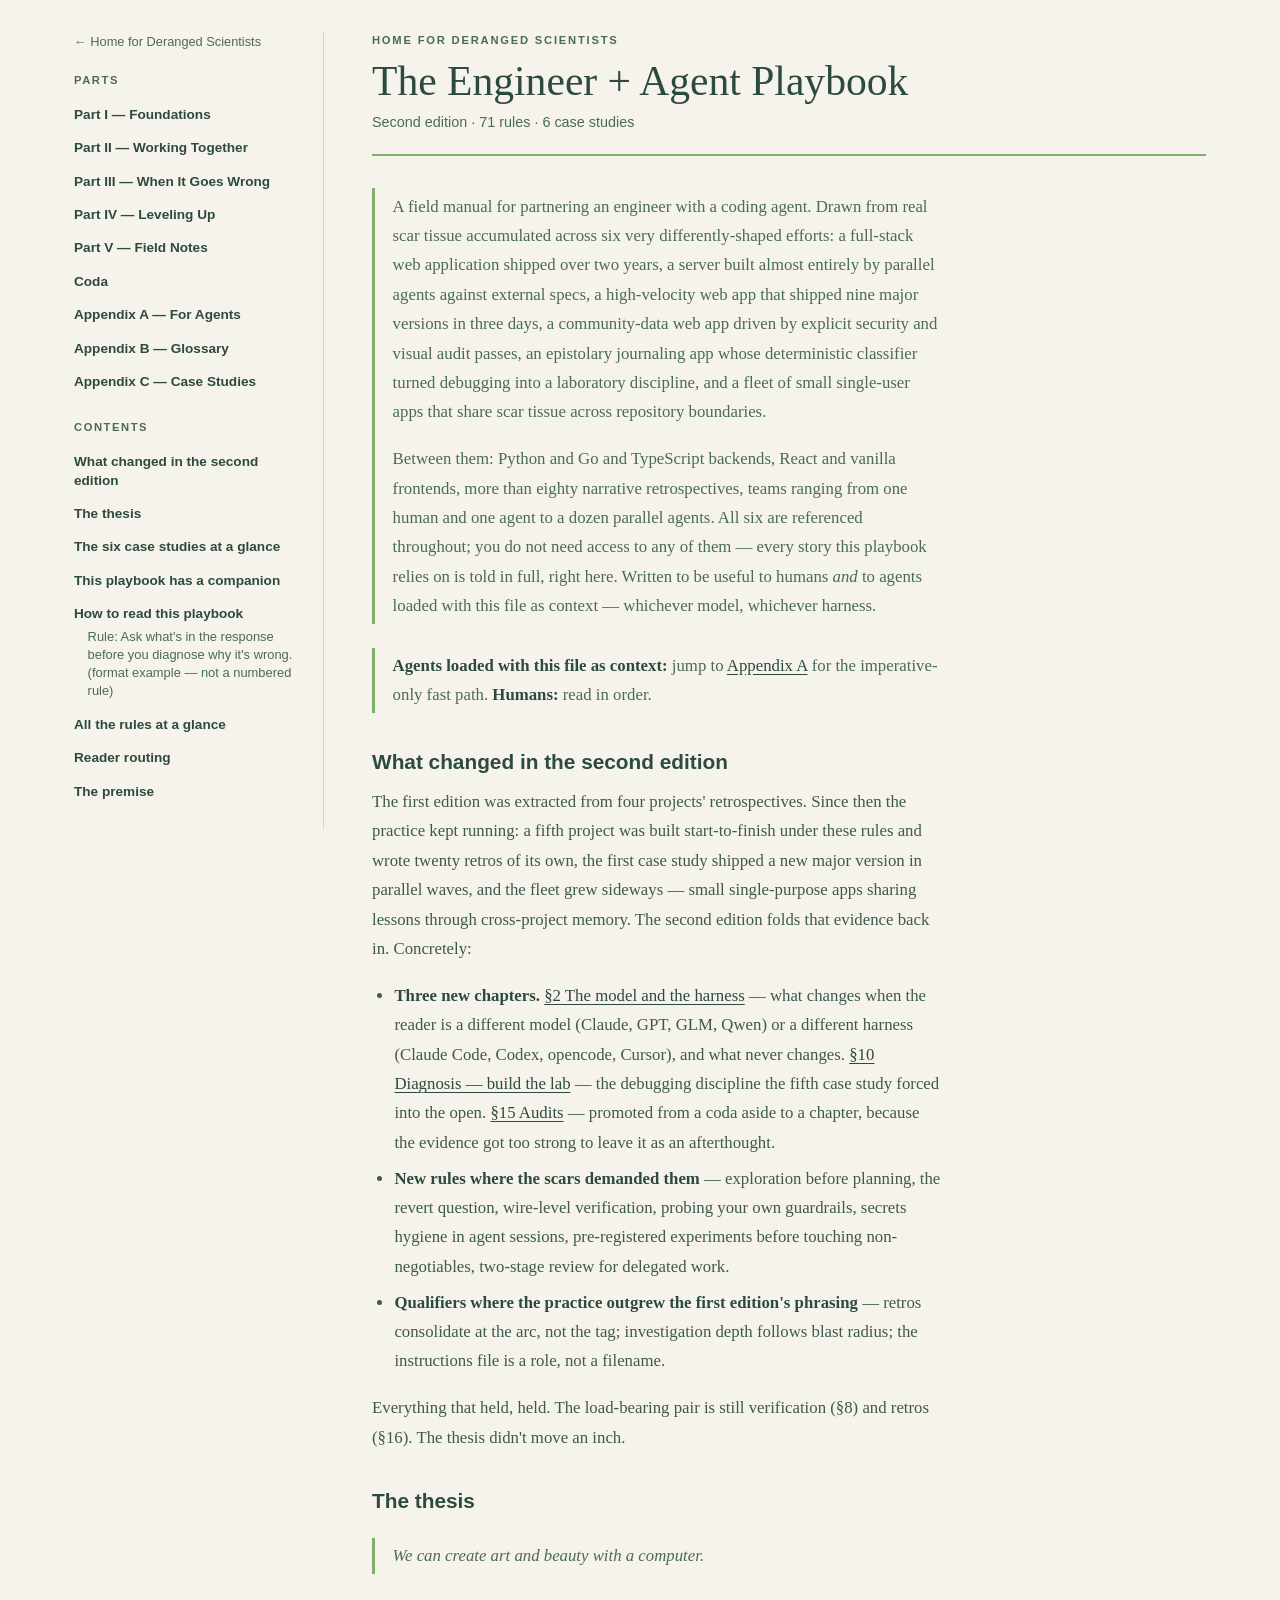
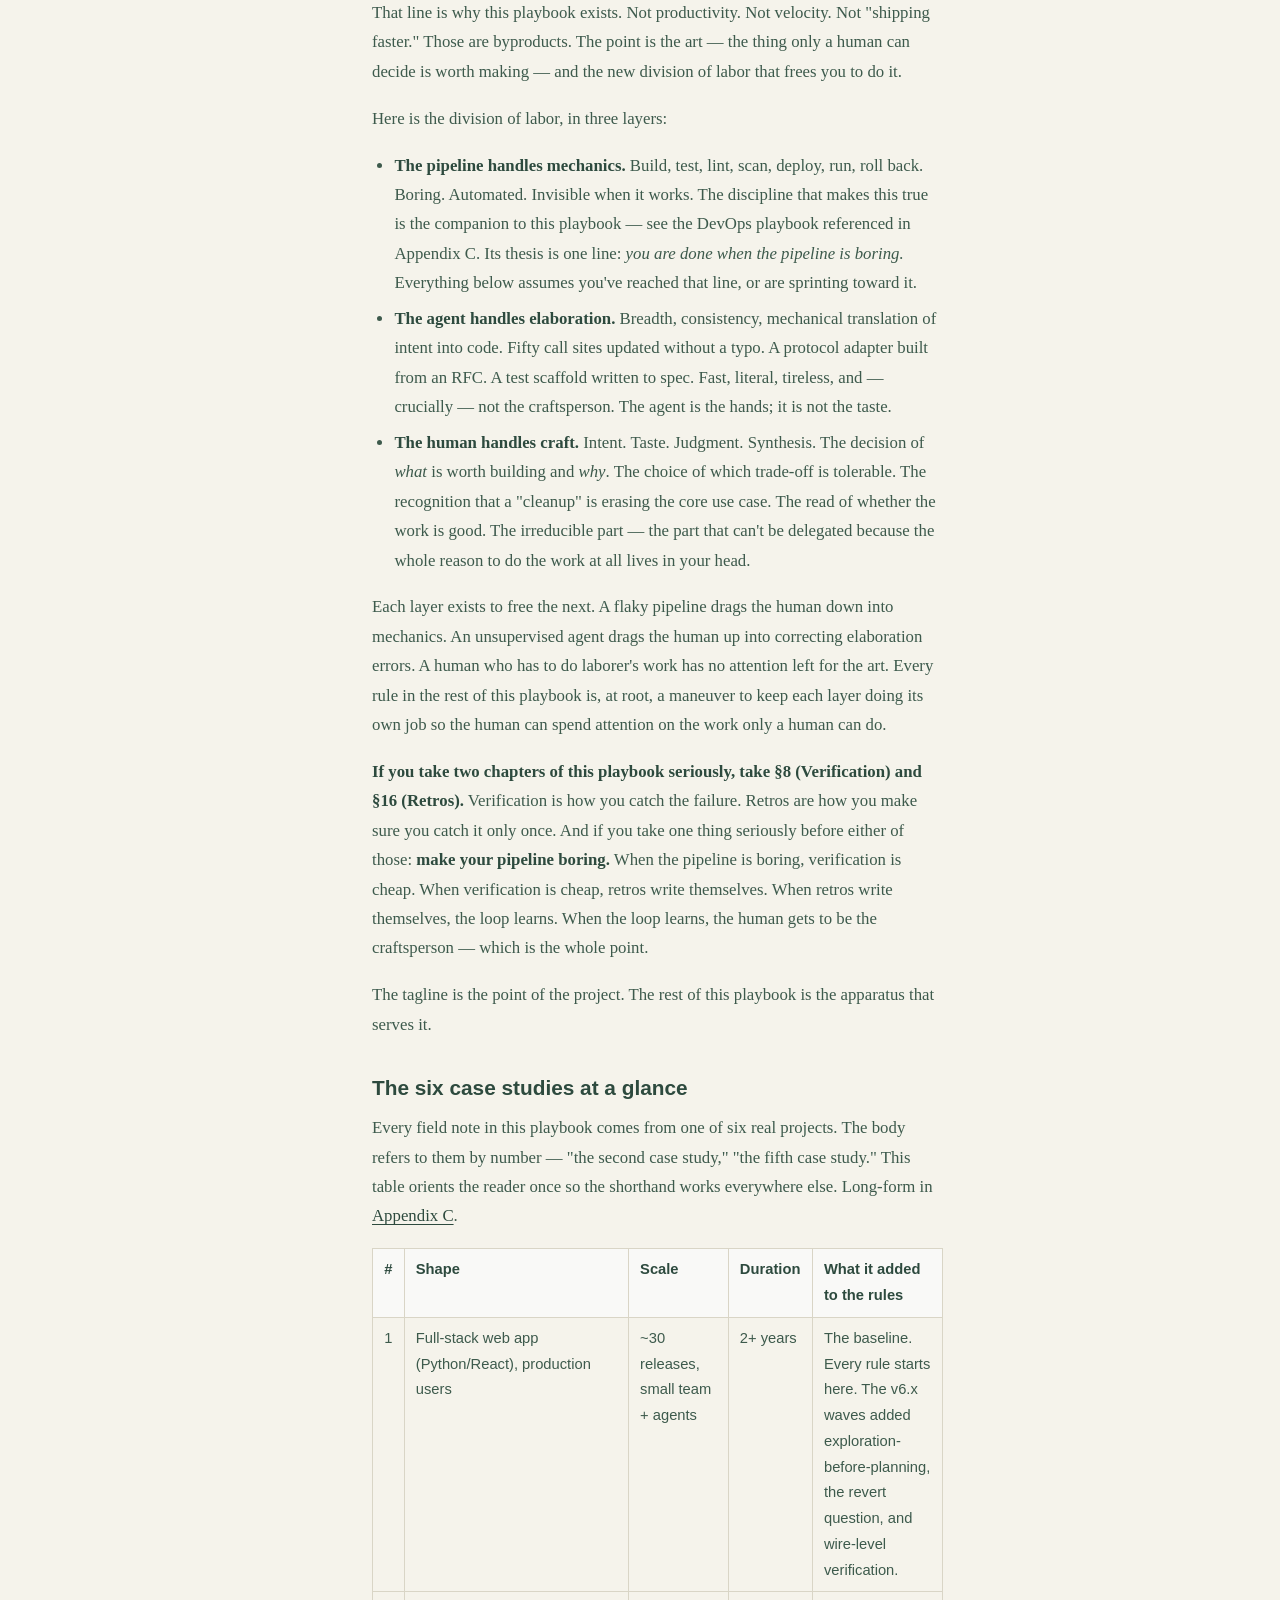
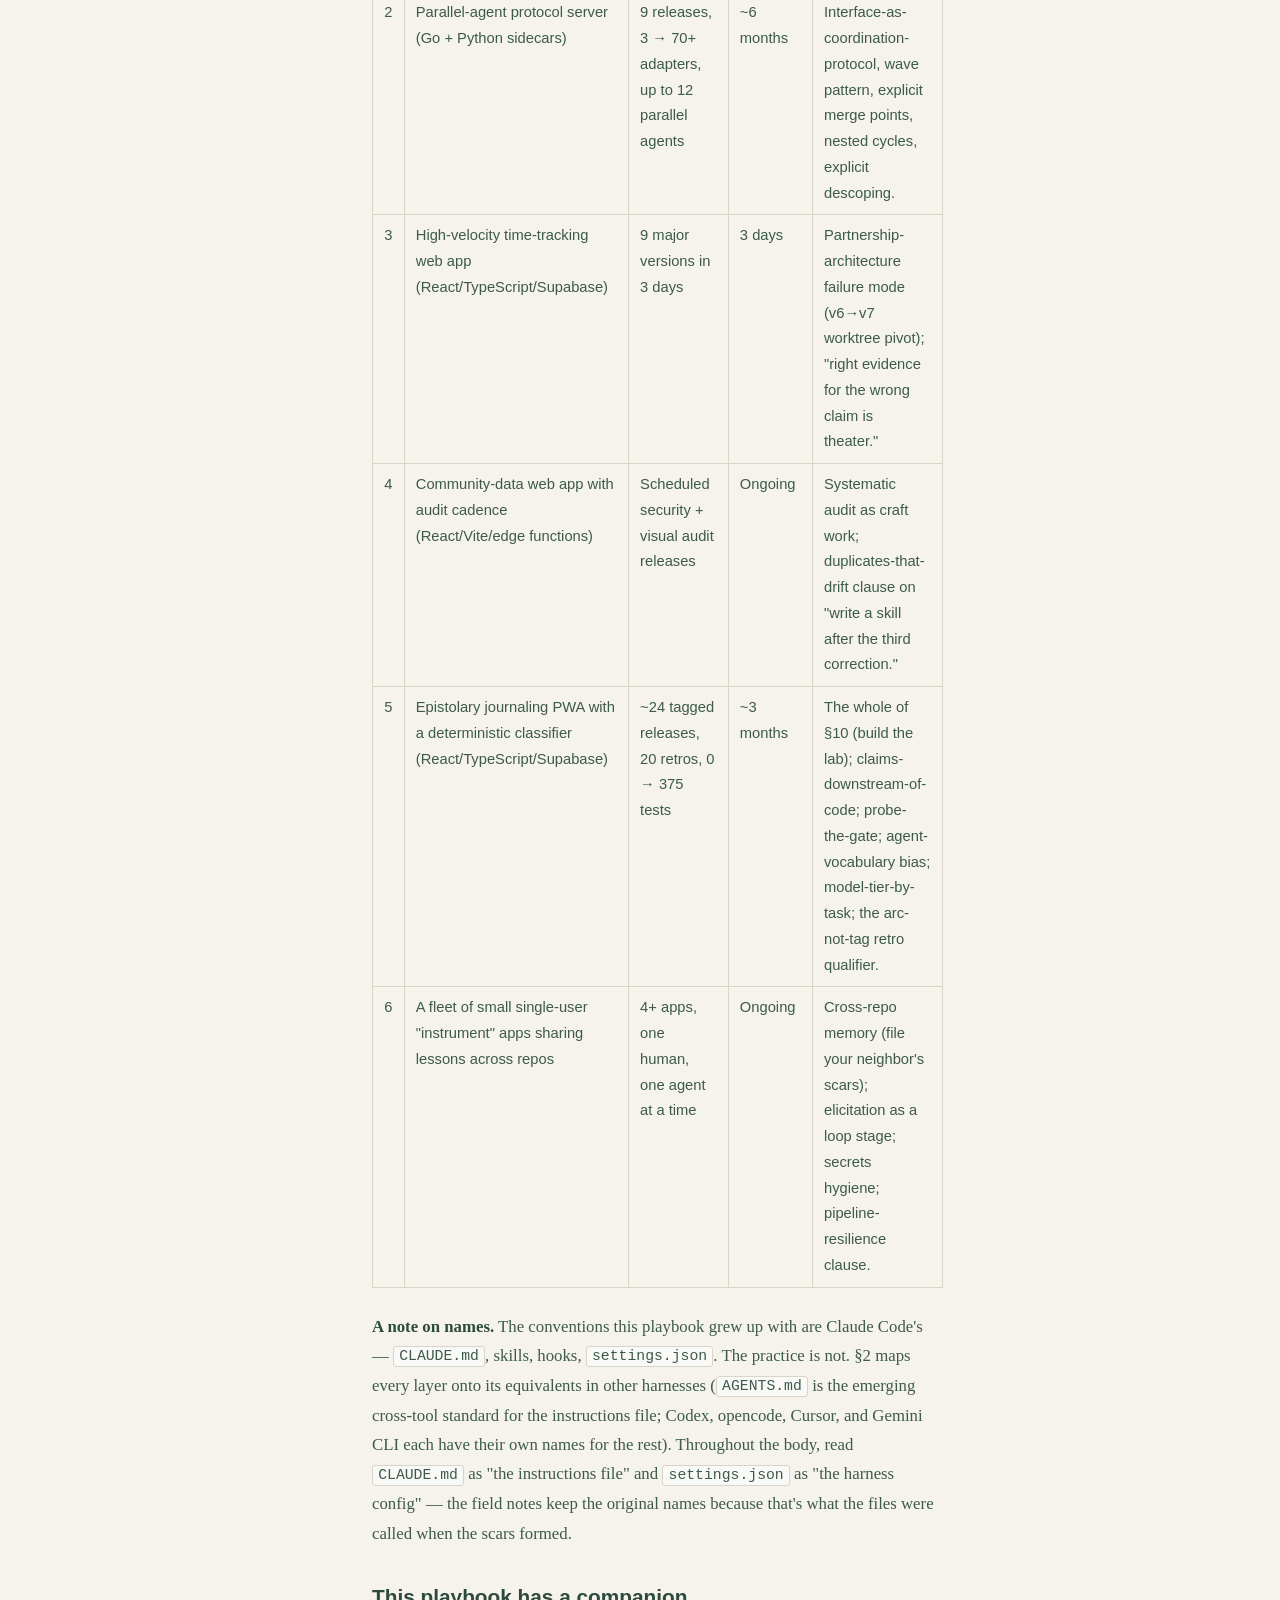
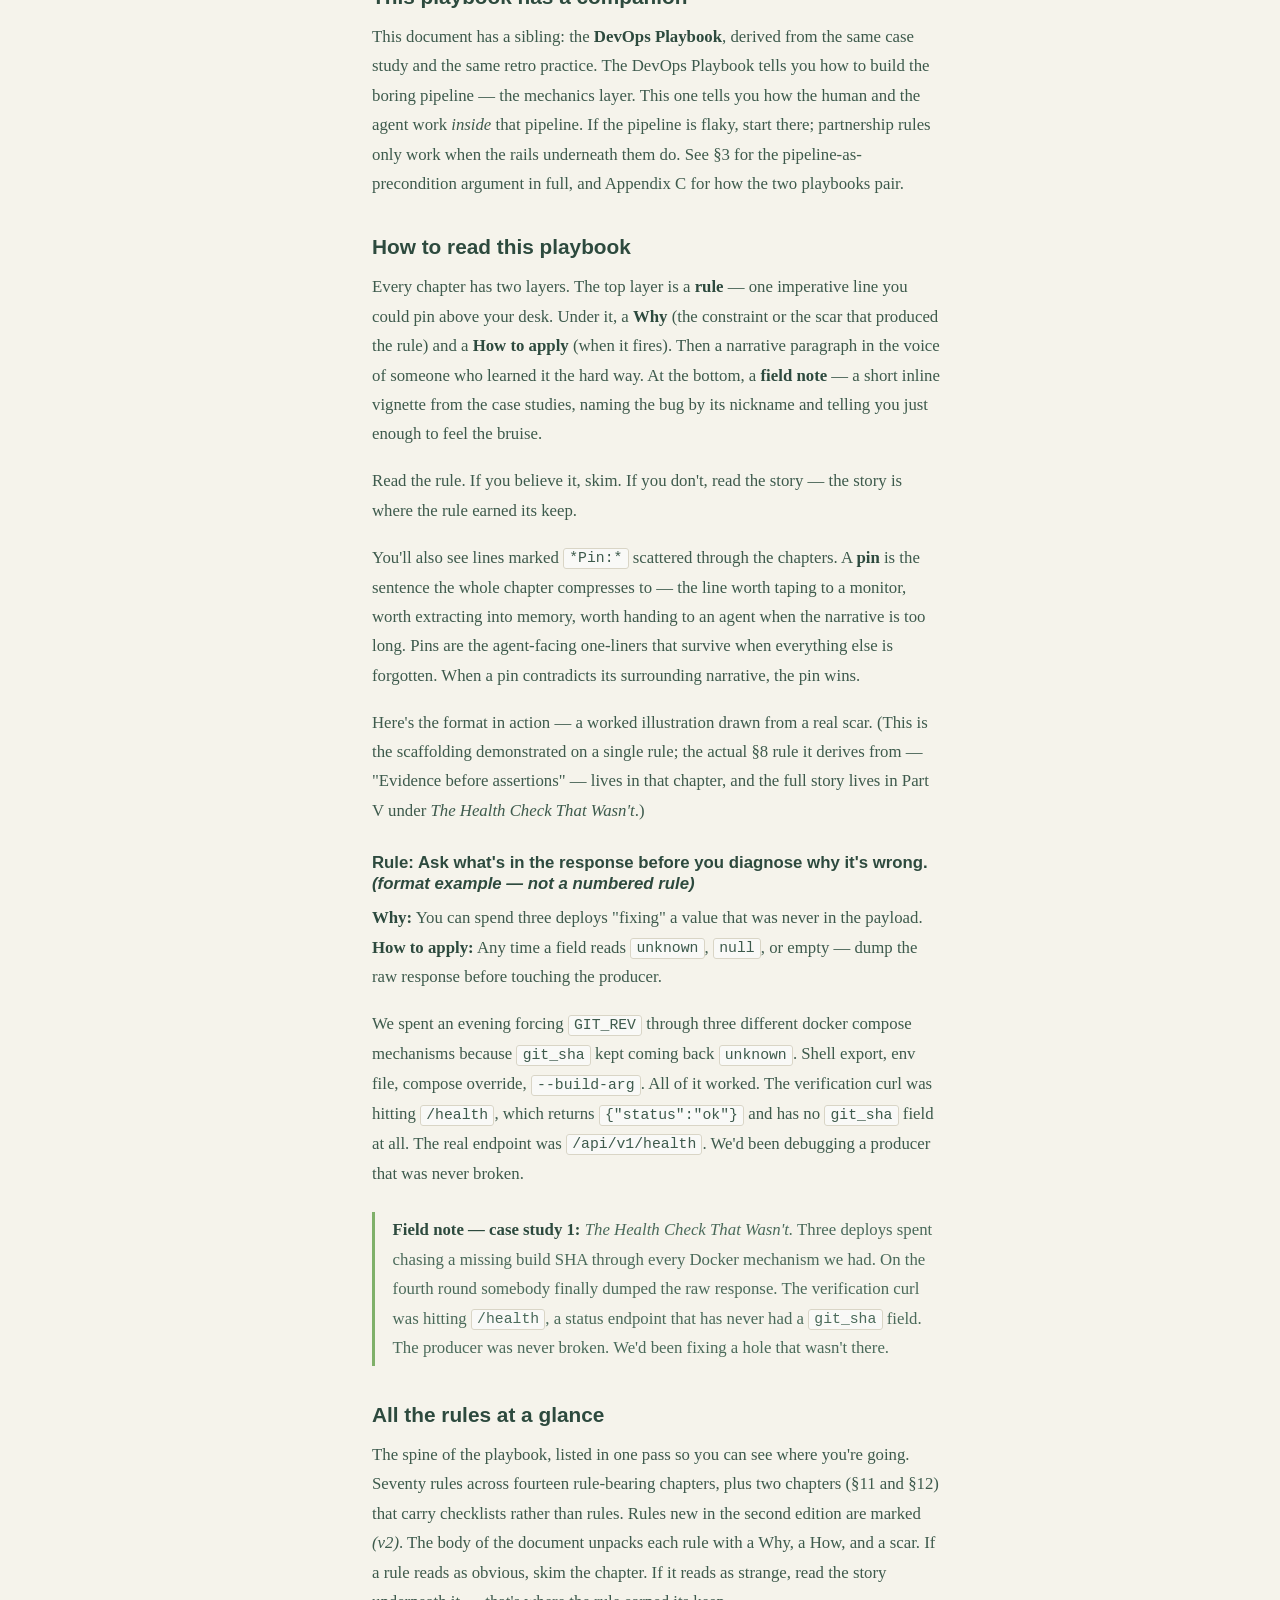
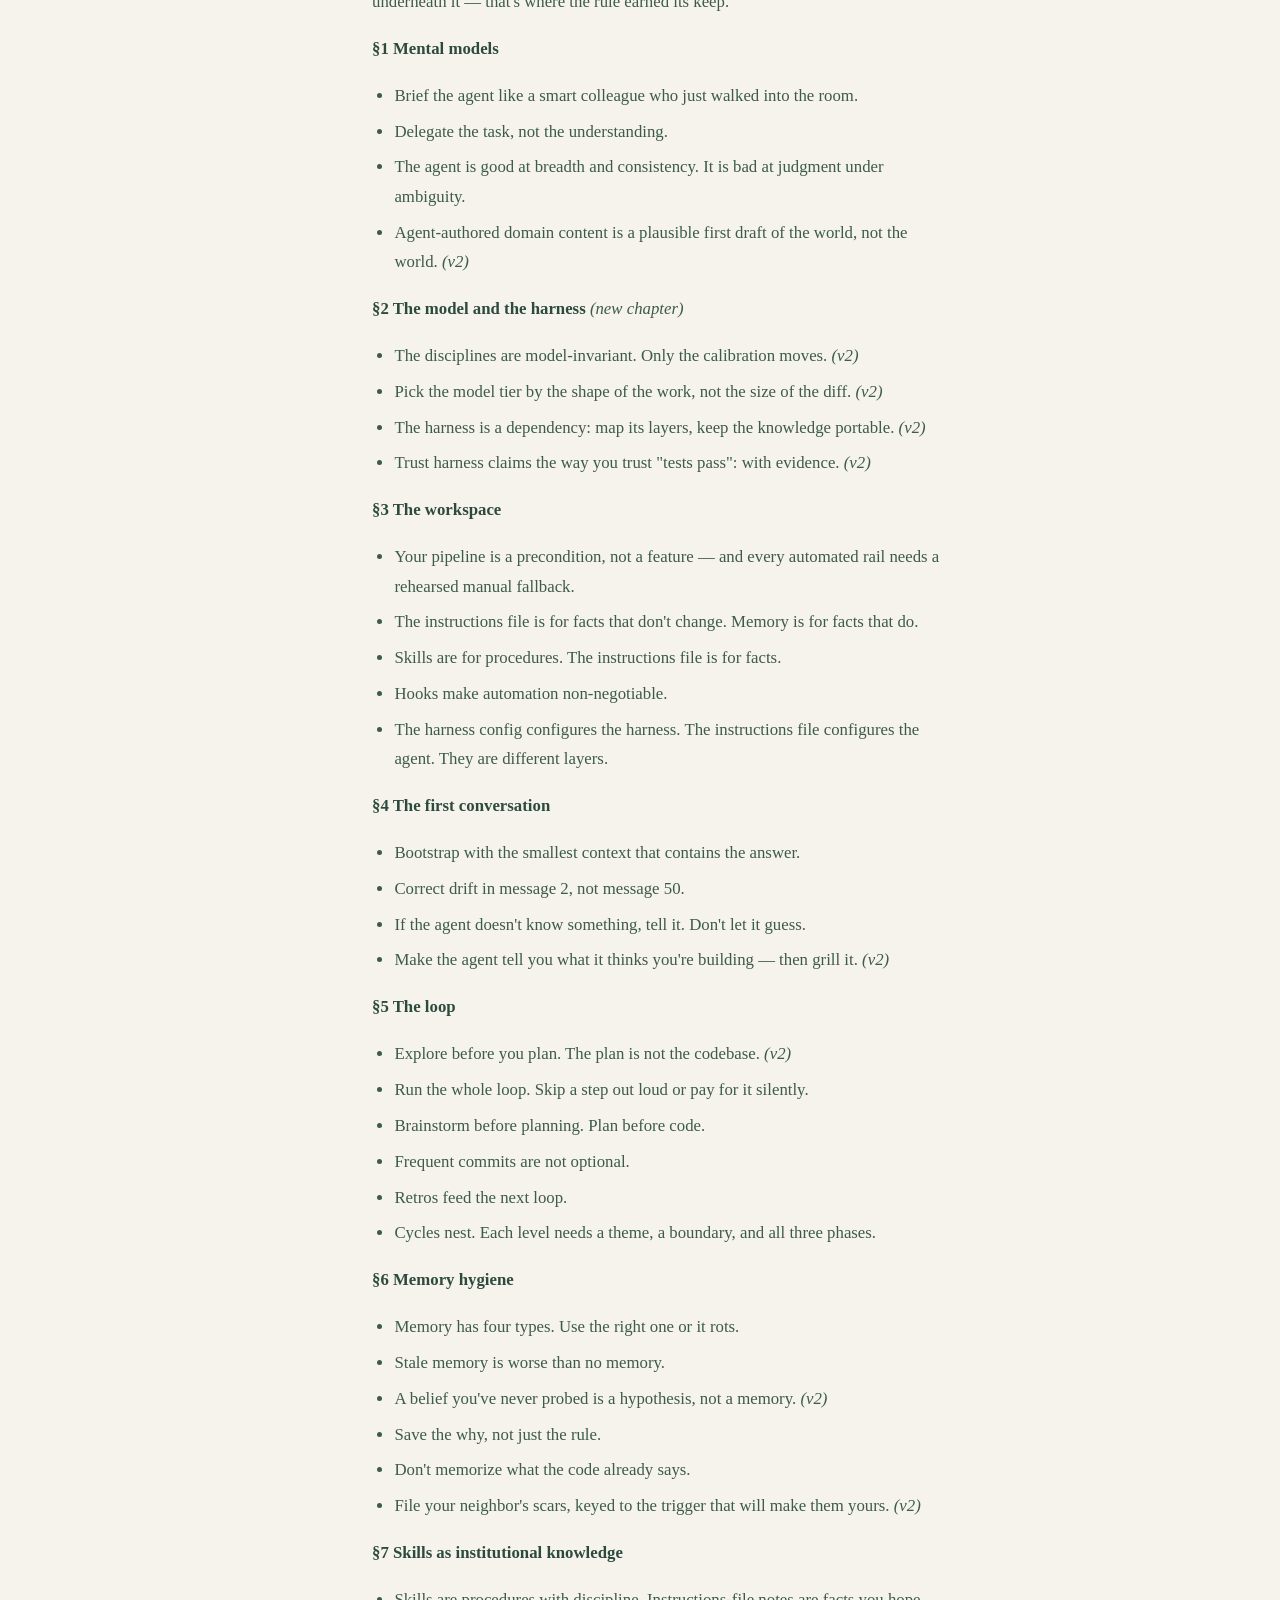
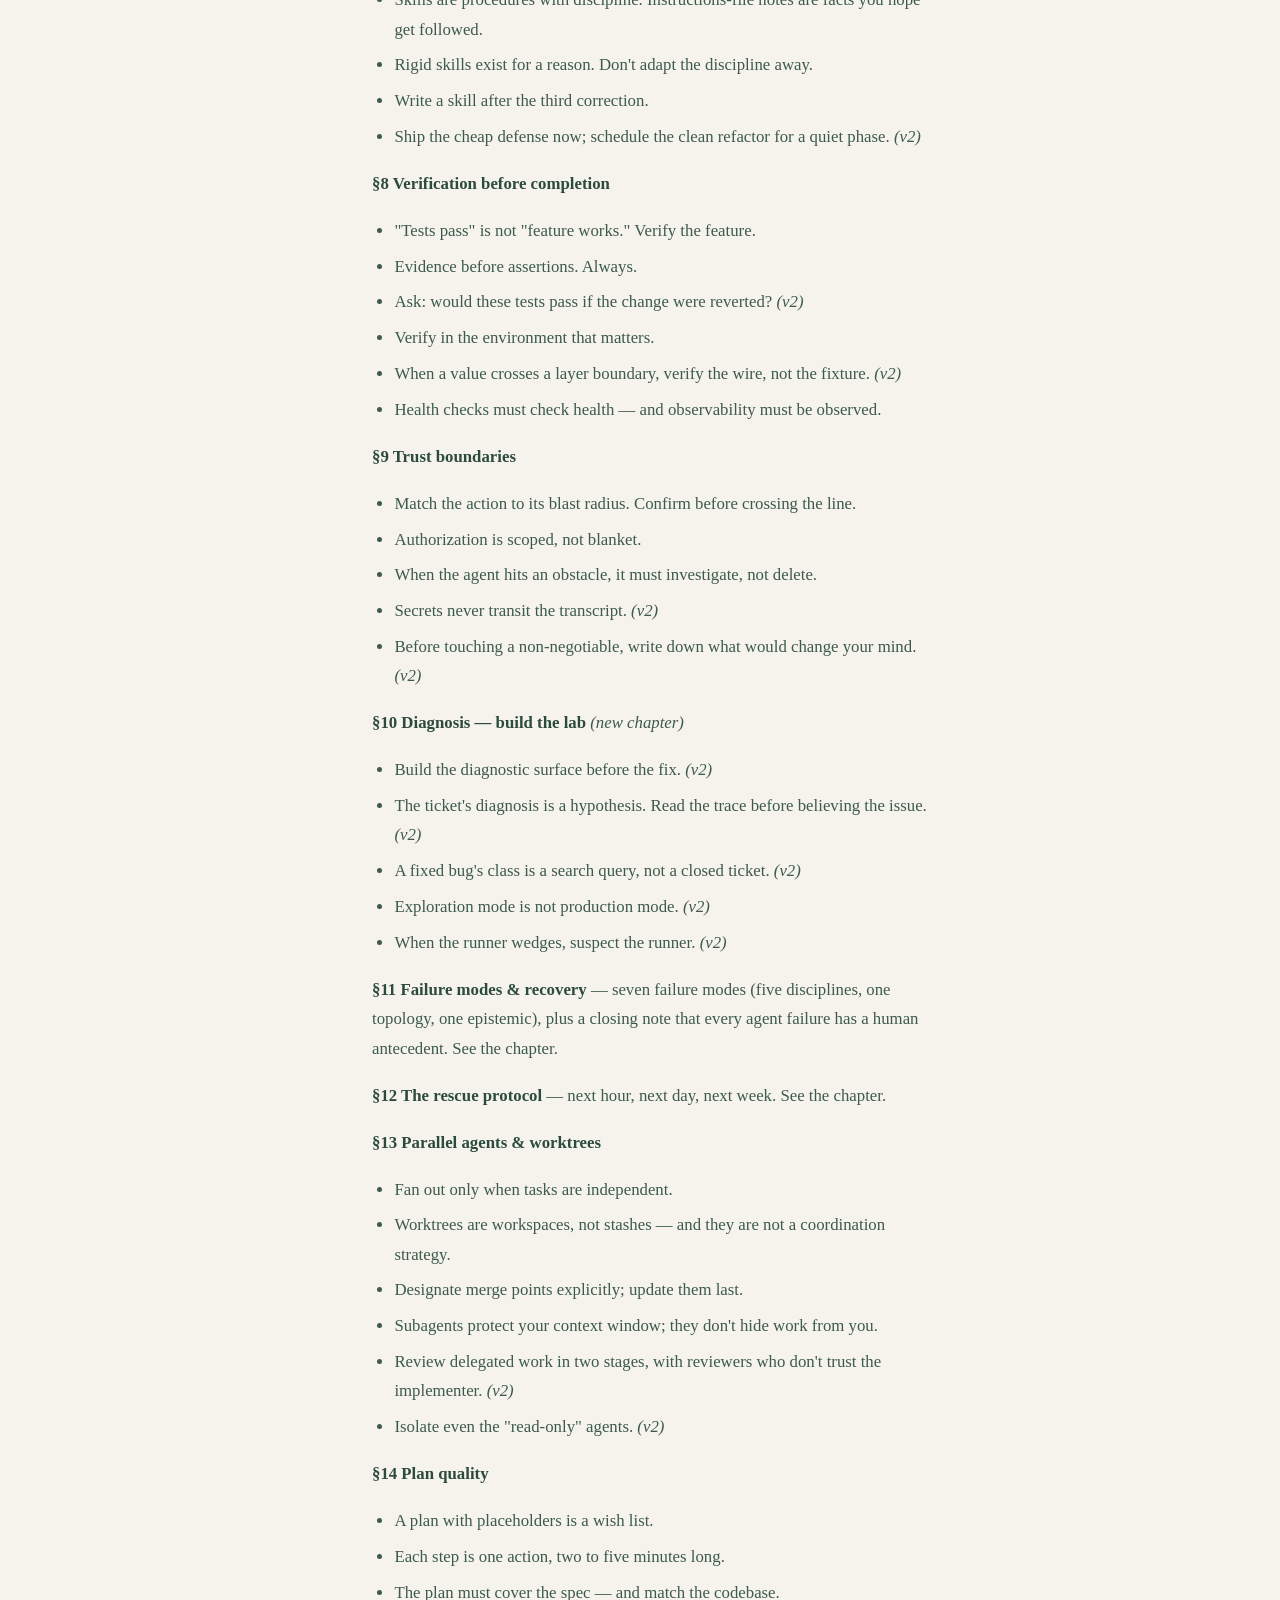
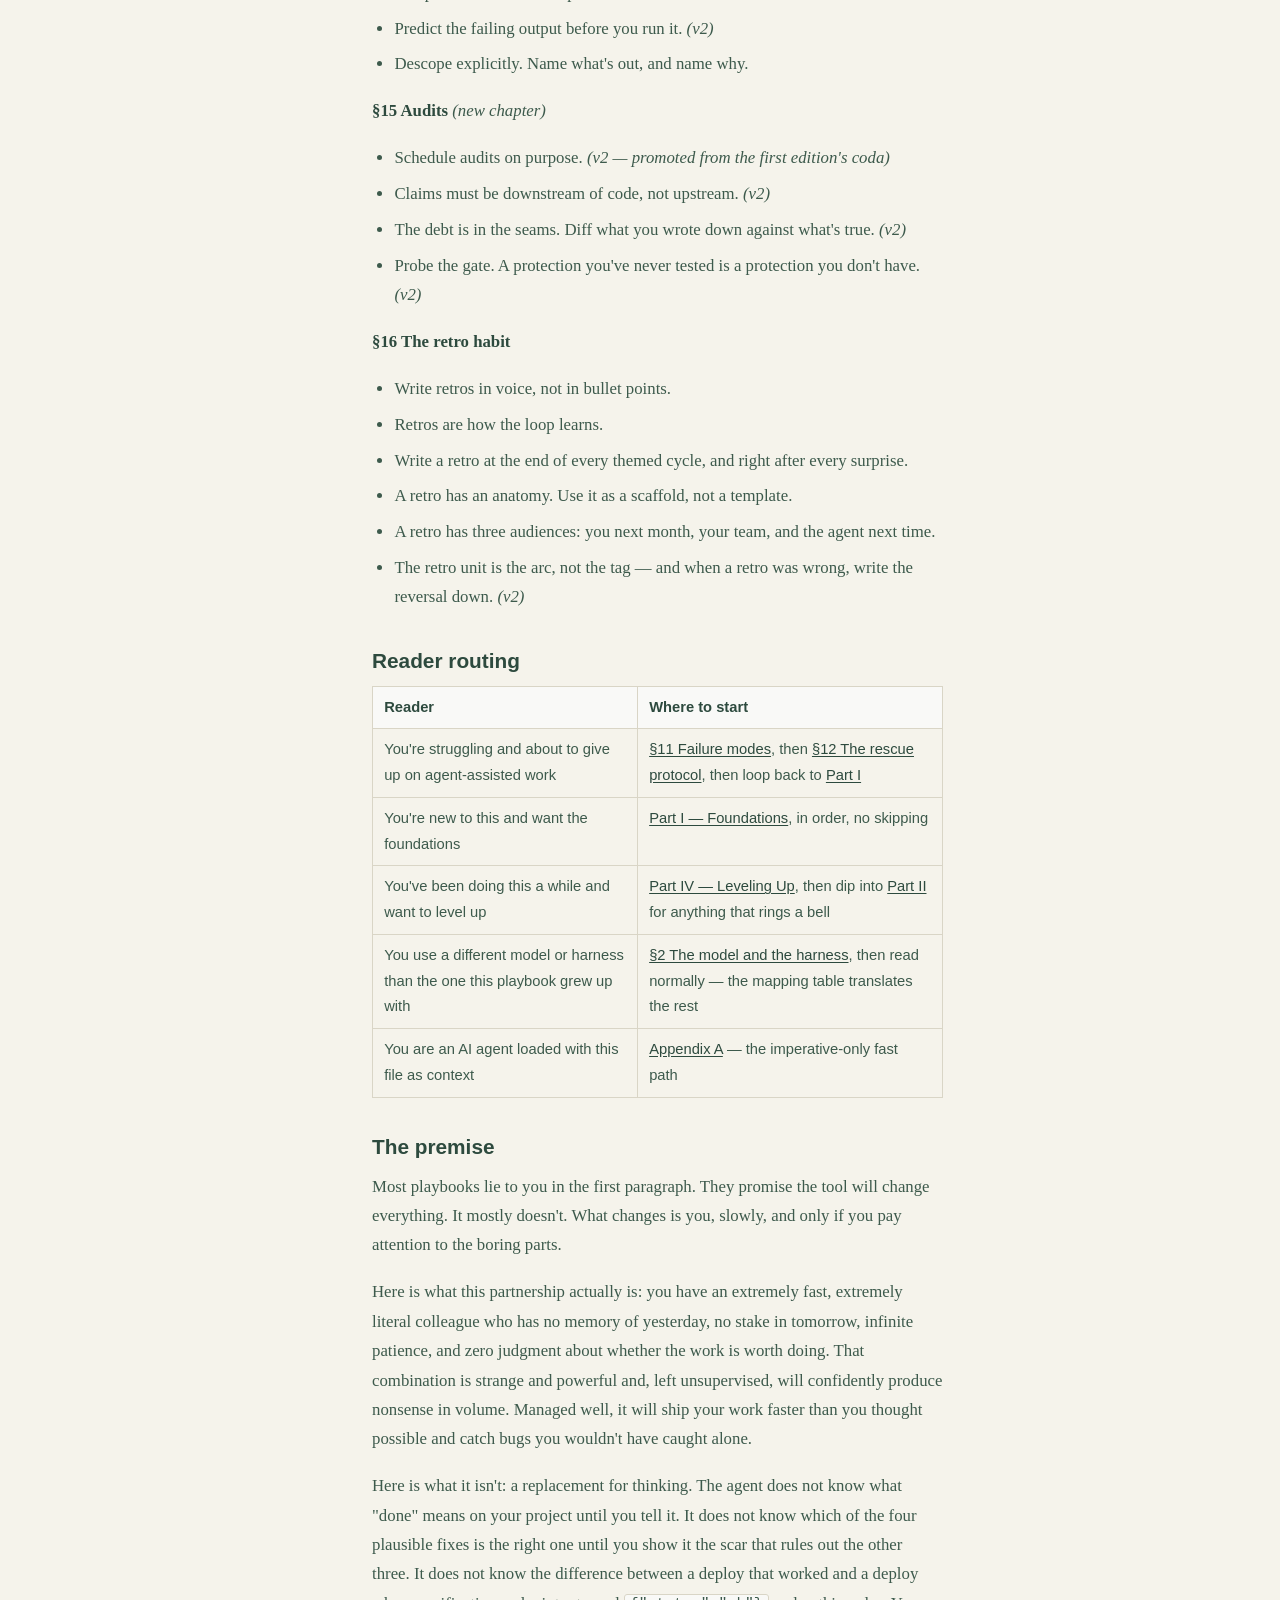
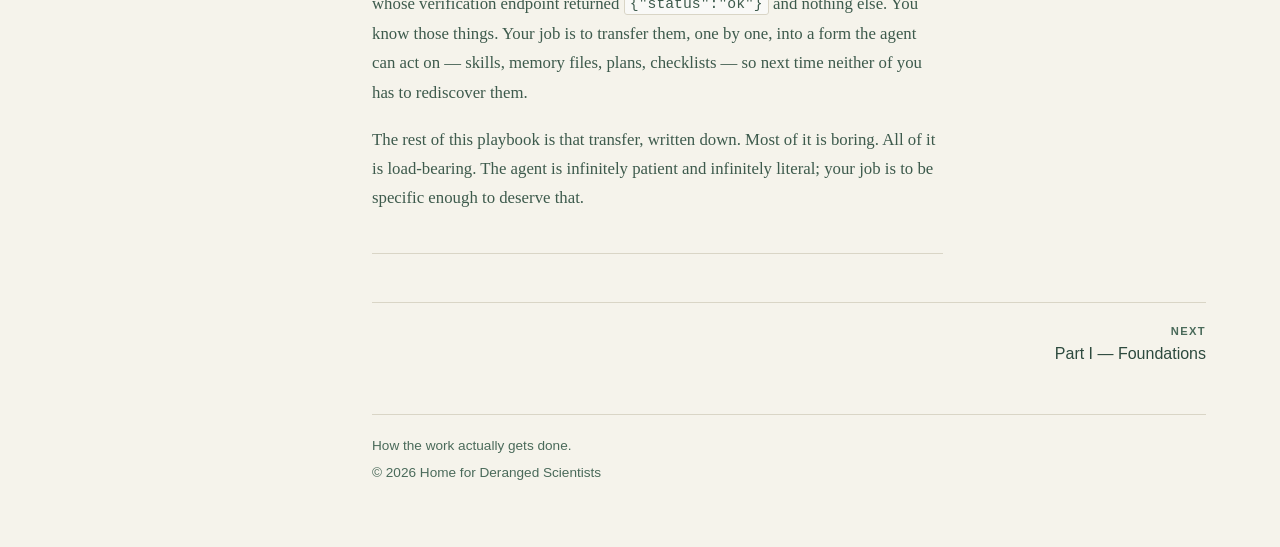
<file: playbook/index.html>
<!DOCTYPE html>
<html lang="en">
<head>
<meta charset="UTF-8">
<meta name="viewport" content="width=device-width, initial-scale=1.0">
<title>The Engineer + Agent Playbook — Home for Deranged Scientists</title>
<meta name="description" content="Seventy-one rules for working with coding agents, drawn from six case studies.">
<link rel="stylesheet" href="../assets/docs.css">
</head>
<body>
<a class="skip-link" href="#content">Skip to content</a>
<div class="doc-layout">
<nav class="doc-rail" aria-label="Contents">
<a class="doc-home" href="../">&larr; Home for Deranged Scientists</a>
<h2 class="rail-heading">Parts</h2>
<ol class="rail-list">
<li class="rail-l2"><a href="foundations.html">Part I — Foundations</a></li>
<li class="rail-l2"><a href="working-together.html">Part II — Working Together</a></li>
<li class="rail-l2"><a href="when-it-goes-wrong.html">Part III — When It Goes Wrong</a></li>
<li class="rail-l2"><a href="leveling-up.html">Part IV — Leveling Up</a></li>
<li class="rail-l2"><a href="field-notes.html">Part V — Field Notes</a></li>
<li class="rail-l2"><a href="coda.html">Coda</a></li>
<li class="rail-l2"><a href="appendix-a-agents.html">Appendix A — For Agents</a></li>
<li class="rail-l2"><a href="appendix-b-glossary.html">Appendix B — Glossary</a></li>
<li class="rail-l2"><a href="appendix-c-case-studies.html">Appendix C — Case Studies</a></li>
</ol>
<h2 class="rail-heading">Contents</h2>
<ol class="rail-list">
<li class="rail-l2"><a href="#what-changed-in-the-second-edition">What changed in the second edition</a></li>
<li class="rail-l2"><a href="#the-thesis">The thesis</a></li>
<li class="rail-l2"><a href="#the-six-case-studies-at-a-glance">The six case studies at a glance</a></li>
<li class="rail-l2"><a href="#this-playbook-has-a-companion">This playbook has a companion</a></li>
<li class="rail-l2"><a href="#how-to-read-this-playbook">How to read this playbook</a></li>
<li class="rail-l3"><a href="#rule-ask-whats-in-the-response-before-you-diagnose-why-its-wrong-format-example--not-a-numbered-rule">Rule: Ask what's in the response before you diagnose why it's wrong. (format example — not a numbered rule)</a></li>
<li class="rail-l2"><a href="#all-the-rules-at-a-glance">All the rules at a glance</a></li>
<li class="rail-l2"><a href="#reader-routing">Reader routing</a></li>
<li class="rail-l2"><a href="#the-premise">The premise</a></li>
</ol>
</nav>
<main class="doc-main" id="content">
<header class="doc-masthead">
<p class="doc-eyebrow">Home for Deranged Scientists</p>
<h1 class="doc-title" id="the-engineer--agent-playbook--second-edition">The Engineer + Agent Playbook</h1>
<p class="doc-meta">Second edition &middot; 71 rules &middot; 6 case studies</p>
</header>
<div class="doc-body">
<blockquote>
<p>A field manual for partnering an engineer with a coding agent. Drawn from real scar tissue accumulated across six very differently-shaped efforts: a full-stack web application shipped over two years, a server built almost entirely by parallel agents against external specs, a high-velocity web app that shipped nine major versions in three days, a community-data web app driven by explicit security and visual audit passes, an epistolary journaling app whose deterministic classifier turned debugging into a laboratory discipline, and a fleet of small single-user apps that share scar tissue across repository boundaries.</p>
<p>Between them: Python and Go and TypeScript backends, React and vanilla frontends, more than eighty narrative retrospectives, teams ranging from one human and one agent to a dozen parallel agents. All six are referenced throughout; you do not need access to any of them — every story this playbook relies on is told in full, right here. Written to be useful to humans <em>and</em> to agents loaded with this file as context — whichever model, whichever harness.</p>
</blockquote>
<blockquote>
<p><strong>Agents loaded with this file as context:</strong> jump to <a href="appendix-a-agents.html#appendix-a--if-you-are-an-agent-reading-this">Appendix A</a> for the imperative-only fast path. <strong>Humans:</strong> read in order.</p>
</blockquote>
<h2 id="what-changed-in-the-second-edition">What changed in the second edition</h2>
<p>The first edition was extracted from four projects&#39; retrospectives. Since then the practice kept running: a fifth project was built start-to-finish under these rules and wrote twenty retros of its own, the first case study shipped a new major version in parallel waves, and the fleet grew sideways — small single-purpose apps sharing lessons through cross-project memory. The second edition folds that evidence back in. Concretely:</p>
<ul>
<li><strong>Three new chapters.</strong> <a href="foundations.html#2-the-model-and-the-harness">§2 The model and the harness</a> — what changes when the reader is a different model (Claude, GPT, GLM, Qwen) or a different harness (Claude Code, Codex, opencode, Cursor), and what never changes. <a href="when-it-goes-wrong.html#10-diagnosis--build-the-lab">§10 Diagnosis — build the lab</a> — the debugging discipline the fifth case study forced into the open. <a href="leveling-up.html#15-audits">§15 Audits</a> — promoted from a coda aside to a chapter, because the evidence got too strong to leave it as an afterthought.</li>
<li><strong>New rules where the scars demanded them</strong> — exploration before planning, the revert question, wire-level verification, probing your own guardrails, secrets hygiene in agent sessions, pre-registered experiments before touching non-negotiables, two-stage review for delegated work.</li>
<li><strong>Qualifiers where the practice outgrew the first edition&#39;s phrasing</strong> — retros consolidate at the arc, not the tag; investigation depth follows blast radius; the instructions file is a role, not a filename.</li>
</ul>
<p>Everything that held, held. The load-bearing pair is still verification (§8) and retros (§16). The thesis didn&#39;t move an inch.</p>
<h2 id="the-thesis">The thesis</h2>
<blockquote>
<p><em>We can create art and beauty with a computer.</em></p>
</blockquote>
<p>That line is why this playbook exists. Not productivity. Not velocity. Not &quot;shipping faster.&quot; Those are byproducts. The point is the art — the thing only a human can decide is worth making — and the new division of labor that frees you to do it.</p>
<p>Here is the division of labor, in three layers:</p>
<ul>
<li><strong>The pipeline handles mechanics.</strong> Build, test, lint, scan, deploy, run, roll back. Boring. Automated. Invisible when it works. The discipline that makes this true is the companion to this playbook — see the DevOps playbook referenced in Appendix C. Its thesis is one line: <em>you are done when the pipeline is boring.</em> Everything below assumes you&#39;ve reached that line, or are sprinting toward it.</li>
<li><strong>The agent handles elaboration.</strong> Breadth, consistency, mechanical translation of intent into code. Fifty call sites updated without a typo. A protocol adapter built from an RFC. A test scaffold written to spec. Fast, literal, tireless, and — crucially — not the craftsperson. The agent is the hands; it is not the taste.</li>
<li><strong>The human handles craft.</strong> Intent. Taste. Judgment. Synthesis. The decision of <em>what</em> is worth building and <em>why</em>. The choice of which trade-off is tolerable. The recognition that a &quot;cleanup&quot; is erasing the core use case. The read of whether the work is good. The irreducible part — the part that can&#39;t be delegated because the whole reason to do the work at all lives in your head.</li>
</ul>
<p>Each layer exists to free the next. A flaky pipeline drags the human down into mechanics. An unsupervised agent drags the human up into correcting elaboration errors. A human who has to do laborer&#39;s work has no attention left for the art. Every rule in the rest of this playbook is, at root, a maneuver to keep each layer doing its own job so the human can spend attention on the work only a human can do.</p>
<p><strong>If you take two chapters of this playbook seriously, take §8 (Verification) and §16 (Retros).</strong> Verification is how you catch the failure. Retros are how you make sure you catch it only once. And if you take one thing seriously before either of those: <strong>make your pipeline boring.</strong> When the pipeline is boring, verification is cheap. When verification is cheap, retros write themselves. When retros write themselves, the loop learns. When the loop learns, the human gets to be the craftsperson — which is the whole point.</p>
<p>The tagline is the point of the project. The rest of this playbook is the apparatus that serves it.</p>
<h2 id="the-six-case-studies-at-a-glance">The six case studies at a glance</h2>
<p>Every field note in this playbook comes from one of six real projects. The body refers to them by number — &quot;the second case study,&quot; &quot;the fifth case study.&quot; This table orients the reader once so the shorthand works everywhere else. Long-form in <a href="appendix-c-case-studies.html#appendix-c--about-the-case-studies">Appendix C</a>.</p>
<table>
<thead>
<tr>
<th>#</th>
<th>Shape</th>
<th>Scale</th>
<th>Duration</th>
<th>What it added to the rules</th>
</tr>
</thead>
<tbody><tr>
<td>1</td>
<td>Full-stack web app (Python/React), production users</td>
<td>~30 releases, small team + agents</td>
<td>2+ years</td>
<td>The baseline. Every rule starts here. The v6.x waves added exploration-before-planning, the revert question, and wire-level verification.</td>
</tr>
<tr>
<td>2</td>
<td>Parallel-agent protocol server (Go + Python sidecars)</td>
<td>9 releases, 3 → 70+ adapters, up to 12 parallel agents</td>
<td>~6 months</td>
<td>Interface-as-coordination-protocol, wave pattern, explicit merge points, nested cycles, explicit descoping.</td>
</tr>
<tr>
<td>3</td>
<td>High-velocity time-tracking web app (React/TypeScript/Supabase)</td>
<td>9 major versions in 3 days</td>
<td>3 days</td>
<td>Partnership-architecture failure mode (v6→v7 worktree pivot); &quot;right evidence for the wrong claim is theater.&quot;</td>
</tr>
<tr>
<td>4</td>
<td>Community-data web app with audit cadence (React/Vite/edge functions)</td>
<td>Scheduled security + visual audit releases</td>
<td>Ongoing</td>
<td>Systematic audit as craft work; duplicates-that-drift clause on &quot;write a skill after the third correction.&quot;</td>
</tr>
<tr>
<td>5</td>
<td>Epistolary journaling PWA with a deterministic classifier (React/TypeScript/Supabase)</td>
<td>~24 tagged releases, 20 retros, 0 → 375 tests</td>
<td>~3 months</td>
<td>The whole of §10 (build the lab); claims-downstream-of-code; probe-the-gate; agent-vocabulary bias; model-tier-by-task; the arc-not-tag retro qualifier.</td>
</tr>
<tr>
<td>6</td>
<td>A fleet of small single-user &quot;instrument&quot; apps sharing lessons across repos</td>
<td>4+ apps, one human, one agent at a time</td>
<td>Ongoing</td>
<td>Cross-repo memory (file your neighbor&#39;s scars); elicitation as a loop stage; secrets hygiene; pipeline-resilience clause.</td>
</tr>
</tbody></table>
<p><strong>A note on names.</strong> The conventions this playbook grew up with are Claude Code&#39;s — <code>CLAUDE.md</code>, skills, hooks, <code>settings.json</code>. The practice is not. §2 maps every layer onto its equivalents in other harnesses (<code>AGENTS.md</code> is the emerging cross-tool standard for the instructions file; Codex, opencode, Cursor, and Gemini CLI each have their own names for the rest). Throughout the body, read <code>CLAUDE.md</code> as &quot;the instructions file&quot; and <code>settings.json</code> as &quot;the harness config&quot; — the field notes keep the original names because that&#39;s what the files were called when the scars formed.</p>
<h2 id="this-playbook-has-a-companion">This playbook has a companion</h2>
<p>This document has a sibling: the <strong>DevOps Playbook</strong>, derived from the same case study and the same retro practice. The DevOps Playbook tells you how to build the boring pipeline — the mechanics layer. This one tells you how the human and the agent work <em>inside</em> that pipeline. If the pipeline is flaky, start there; partnership rules only work when the rails underneath them do. See §3 for the pipeline-as-precondition argument in full, and Appendix C for how the two playbooks pair.</p>
<h2 id="how-to-read-this-playbook">How to read this playbook</h2>
<p>Every chapter has two layers. The top layer is a <strong>rule</strong> — one imperative line you could pin above your desk. Under it, a <strong>Why</strong> (the constraint or the scar that produced the rule) and a <strong>How to apply</strong> (when it fires). Then a narrative paragraph in the voice of someone who learned it the hard way. At the bottom, a <strong>field note</strong> — a short inline vignette from the case studies, naming the bug by its nickname and telling you just enough to feel the bruise.</p>
<p>Read the rule. If you believe it, skim. If you don&#39;t, read the story — the story is where the rule earned its keep.</p>
<p>You&#39;ll also see lines marked <code>*Pin:*</code> scattered through the chapters. A <strong>pin</strong> is the sentence the whole chapter compresses to — the line worth taping to a monitor, worth extracting into memory, worth handing to an agent when the narrative is too long. Pins are the agent-facing one-liners that survive when everything else is forgotten. When a pin contradicts its surrounding narrative, the pin wins.</p>
<p>Here&#39;s the format in action — a worked illustration drawn from a real scar. (This is the scaffolding demonstrated on a single rule; the actual §8 rule it derives from — &quot;Evidence before assertions&quot; — lives in that chapter, and the full story lives in Part V under <em>The Health Check That Wasn&#39;t</em>.)</p>
<h3 id="rule-ask-whats-in-the-response-before-you-diagnose-why-its-wrong-format-example--not-a-numbered-rule">Rule: Ask what&#39;s in the response before you diagnose why it&#39;s wrong. <em>(format example — not a numbered rule)</em></h3>
<p><strong>Why:</strong> You can spend three deploys &quot;fixing&quot; a value that was never in the payload.
<strong>How to apply:</strong> Any time a field reads <code>unknown</code>, <code>null</code>, or empty — dump the raw response before touching the producer.</p>
<p>We spent an evening forcing <code>GIT_REV</code> through three different docker compose mechanisms because <code>git_sha</code> kept coming back <code>unknown</code>. Shell export, env file, compose override, <code>--build-arg</code>. All of it worked. The verification curl was hitting <code>/health</code>, which returns <code>{&quot;status&quot;:&quot;ok&quot;}</code> and has no <code>git_sha</code> field at all. The real endpoint was <code>/api/v1/health</code>. We&#39;d been debugging a producer that was never broken.</p>
<blockquote>
<p><strong>Field note — case study 1:</strong> <em>The Health Check That Wasn&#39;t.</em> Three deploys spent chasing a missing build SHA through every Docker mechanism we had. On the fourth round somebody finally dumped the raw response. The verification curl was hitting <code>/health</code>, a status endpoint that has never had a <code>git_sha</code> field. The producer was never broken. We&#39;d been fixing a hole that wasn&#39;t there.</p>
</blockquote>
<h2 id="all-the-rules-at-a-glance">All the rules at a glance</h2>
<p>The spine of the playbook, listed in one pass so you can see where you&#39;re going. Seventy rules across fourteen rule-bearing chapters, plus two chapters (§11 and §12) that carry checklists rather than rules. Rules new in the second edition are marked <em>(v2)</em>. The body of the document unpacks each rule with a Why, a How, and a scar. If a rule reads as obvious, skim the chapter. If it reads as strange, read the story underneath it — that&#39;s where the rule earned its keep.</p>
<p><strong>§1 Mental models</strong></p>
<ul>
<li>Brief the agent like a smart colleague who just walked into the room.</li>
<li>Delegate the task, not the understanding.</li>
<li>The agent is good at breadth and consistency. It is bad at judgment under ambiguity.</li>
<li>Agent-authored domain content is a plausible first draft of the world, not the world. <em>(v2)</em></li>
</ul>
<p><strong>§2 The model and the harness</strong> <em>(new chapter)</em></p>
<ul>
<li>The disciplines are model-invariant. Only the calibration moves. <em>(v2)</em></li>
<li>Pick the model tier by the shape of the work, not the size of the diff. <em>(v2)</em></li>
<li>The harness is a dependency: map its layers, keep the knowledge portable. <em>(v2)</em></li>
<li>Trust harness claims the way you trust &quot;tests pass&quot;: with evidence. <em>(v2)</em></li>
</ul>
<p><strong>§3 The workspace</strong></p>
<ul>
<li>Your pipeline is a precondition, not a feature — and every automated rail needs a rehearsed manual fallback.</li>
<li>The instructions file is for facts that don&#39;t change. Memory is for facts that do.</li>
<li>Skills are for procedures. The instructions file is for facts.</li>
<li>Hooks make automation non-negotiable.</li>
<li>The harness config configures the harness. The instructions file configures the agent. They are different layers.</li>
</ul>
<p><strong>§4 The first conversation</strong></p>
<ul>
<li>Bootstrap with the smallest context that contains the answer.</li>
<li>Correct drift in message 2, not message 50.</li>
<li>If the agent doesn&#39;t know something, tell it. Don&#39;t let it guess.</li>
<li>Make the agent tell you what it thinks you&#39;re building — then grill it. <em>(v2)</em></li>
</ul>
<p><strong>§5 The loop</strong></p>
<ul>
<li>Explore before you plan. The plan is not the codebase. <em>(v2)</em></li>
<li>Run the whole loop. Skip a step out loud or pay for it silently.</li>
<li>Brainstorm before planning. Plan before code.</li>
<li>Frequent commits are not optional.</li>
<li>Retros feed the next loop.</li>
<li>Cycles nest. Each level needs a theme, a boundary, and all three phases.</li>
</ul>
<p><strong>§6 Memory hygiene</strong></p>
<ul>
<li>Memory has four types. Use the right one or it rots.</li>
<li>Stale memory is worse than no memory.</li>
<li>A belief you&#39;ve never probed is a hypothesis, not a memory. <em>(v2)</em></li>
<li>Save the why, not just the rule.</li>
<li>Don&#39;t memorize what the code already says.</li>
<li>File your neighbor&#39;s scars, keyed to the trigger that will make them yours. <em>(v2)</em></li>
</ul>
<p><strong>§7 Skills as institutional knowledge</strong></p>
<ul>
<li>Skills are procedures with discipline. Instructions-file notes are facts you hope get followed.</li>
<li>Rigid skills exist for a reason. Don&#39;t adapt the discipline away.</li>
<li>Write a skill after the third correction.</li>
<li>Ship the cheap defense now; schedule the clean refactor for a quiet phase. <em>(v2)</em></li>
</ul>
<p><strong>§8 Verification before completion</strong></p>
<ul>
<li>&quot;Tests pass&quot; is not &quot;feature works.&quot; Verify the feature.</li>
<li>Evidence before assertions. Always.</li>
<li>Ask: would these tests pass if the change were reverted? <em>(v2)</em></li>
<li>Verify in the environment that matters.</li>
<li>When a value crosses a layer boundary, verify the wire, not the fixture. <em>(v2)</em></li>
<li>Health checks must check health — and observability must be observed.</li>
</ul>
<p><strong>§9 Trust boundaries</strong></p>
<ul>
<li>Match the action to its blast radius. Confirm before crossing the line.</li>
<li>Authorization is scoped, not blanket.</li>
<li>When the agent hits an obstacle, it must investigate, not delete.</li>
<li>Secrets never transit the transcript. <em>(v2)</em></li>
<li>Before touching a non-negotiable, write down what would change your mind. <em>(v2)</em></li>
</ul>
<p><strong>§10 Diagnosis — build the lab</strong> <em>(new chapter)</em></p>
<ul>
<li>Build the diagnostic surface before the fix. <em>(v2)</em></li>
<li>The ticket&#39;s diagnosis is a hypothesis. Read the trace before believing the issue. <em>(v2)</em></li>
<li>A fixed bug&#39;s class is a search query, not a closed ticket. <em>(v2)</em></li>
<li>Exploration mode is not production mode. <em>(v2)</em></li>
<li>When the runner wedges, suspect the runner. <em>(v2)</em></li>
</ul>
<p><strong>§11 Failure modes &amp; recovery</strong> — seven failure modes (five disciplines, one topology, one epistemic), plus a closing note that every agent failure has a human antecedent. See the chapter.</p>
<p><strong>§12 The rescue protocol</strong> — next hour, next day, next week. See the chapter.</p>
<p><strong>§13 Parallel agents &amp; worktrees</strong></p>
<ul>
<li>Fan out only when tasks are independent.</li>
<li>Worktrees are workspaces, not stashes — and they are not a coordination strategy.</li>
<li>Designate merge points explicitly; update them last.</li>
<li>Subagents protect your context window; they don&#39;t hide work from you.</li>
<li>Review delegated work in two stages, with reviewers who don&#39;t trust the implementer. <em>(v2)</em></li>
<li>Isolate even the &quot;read-only&quot; agents. <em>(v2)</em></li>
</ul>
<p><strong>§14 Plan quality</strong></p>
<ul>
<li>A plan with placeholders is a wish list.</li>
<li>Each step is one action, two to five minutes long.</li>
<li>The plan must cover the spec — and match the codebase.</li>
<li>Predict the failing output before you run it. <em>(v2)</em></li>
<li>Descope explicitly. Name what&#39;s out, and name why.</li>
</ul>
<p><strong>§15 Audits</strong> <em>(new chapter)</em></p>
<ul>
<li>Schedule audits on purpose. <em>(v2 — promoted from the first edition&#39;s coda)</em></li>
<li>Claims must be downstream of code, not upstream. <em>(v2)</em></li>
<li>The debt is in the seams. Diff what you wrote down against what&#39;s true. <em>(v2)</em></li>
<li>Probe the gate. A protection you&#39;ve never tested is a protection you don&#39;t have. <em>(v2)</em></li>
</ul>
<p><strong>§16 The retro habit</strong></p>
<ul>
<li>Write retros in voice, not in bullet points.</li>
<li>Retros are how the loop learns.</li>
<li>Write a retro at the end of every themed cycle, and right after every surprise.</li>
<li>A retro has an anatomy. Use it as a scaffold, not a template.</li>
<li>A retro has three audiences: you next month, your team, and the agent next time.</li>
<li>The retro unit is the arc, not the tag — and when a retro was wrong, write the reversal down. <em>(v2)</em></li>
</ul>
<h2 id="reader-routing">Reader routing</h2>
<table>
<thead>
<tr>
<th>Reader</th>
<th>Where to start</th>
</tr>
</thead>
<tbody><tr>
<td>You&#39;re struggling and about to give up on agent-assisted work</td>
<td><a href="when-it-goes-wrong.html#11-failure-modes--recovery">§11 Failure modes</a>, then <a href="when-it-goes-wrong.html#12-the-rescue-protocol">§12 The rescue protocol</a>, then loop back to <a href="foundations.html#part-i--foundations">Part I</a></td>
</tr>
<tr>
<td>You&#39;re new to this and want the foundations</td>
<td><a href="foundations.html#part-i--foundations">Part I — Foundations</a>, in order, no skipping</td>
</tr>
<tr>
<td>You&#39;ve been doing this a while and want to level up</td>
<td><a href="leveling-up.html#part-iv--leveling-up">Part IV — Leveling Up</a>, then dip into <a href="working-together.html#part-ii--working-together">Part II</a> for anything that rings a bell</td>
</tr>
<tr>
<td>You use a different model or harness than the one this playbook grew up with</td>
<td><a href="foundations.html#2-the-model-and-the-harness">§2 The model and the harness</a>, then read normally — the mapping table translates the rest</td>
</tr>
<tr>
<td>You are an AI agent loaded with this file as context</td>
<td><a href="appendix-a-agents.html#appendix-a--if-you-are-an-agent-reading-this">Appendix A</a> — the imperative-only fast path</td>
</tr>
</tbody></table>
<h2 id="the-premise">The premise</h2>
<p>Most playbooks lie to you in the first paragraph. They promise the tool will change everything. It mostly doesn&#39;t. What changes is you, slowly, and only if you pay attention to the boring parts.</p>
<p>Here is what this partnership actually is: you have an extremely fast, extremely literal colleague who has no memory of yesterday, no stake in tomorrow, infinite patience, and zero judgment about whether the work is worth doing. That combination is strange and powerful and, left unsupervised, will confidently produce nonsense in volume. Managed well, it will ship your work faster than you thought possible and catch bugs you wouldn&#39;t have caught alone.</p>
<p>Here is what it isn&#39;t: a replacement for thinking. The agent does not know what &quot;done&quot; means on your project until you tell it. It does not know which of the four plausible fixes is the right one until you show it the scar that rules out the other three. It does not know the difference between a deploy that worked and a deploy whose verification endpoint returned <code>{&quot;status&quot;:&quot;ok&quot;}</code> and nothing else. You know those things. Your job is to transfer them, one by one, into a form the agent can act on — skills, memory files, plans, checklists — so next time neither of you has to rediscover them.</p>
<p>The rest of this playbook is that transfer, written down. Most of it is boring. All of it is load-bearing. The agent is infinitely patient and infinitely literal; your job is to be specific enough to deserve that.</p>
<hr>


</div>
<nav class="doc-pager" aria-label="Document sections">
<a class="pager-next" href="foundations.html"><span class="pager-dir">Next</span><span class="pager-name">Part I — Foundations</span></a>
</nav>
<footer class="doc-footer">
<p>How the work actually gets done.</p>
<p>&copy; 2026 Home for Deranged Scientists</p>
</footer>
</main>
</div>
</body>
</html>
</file>
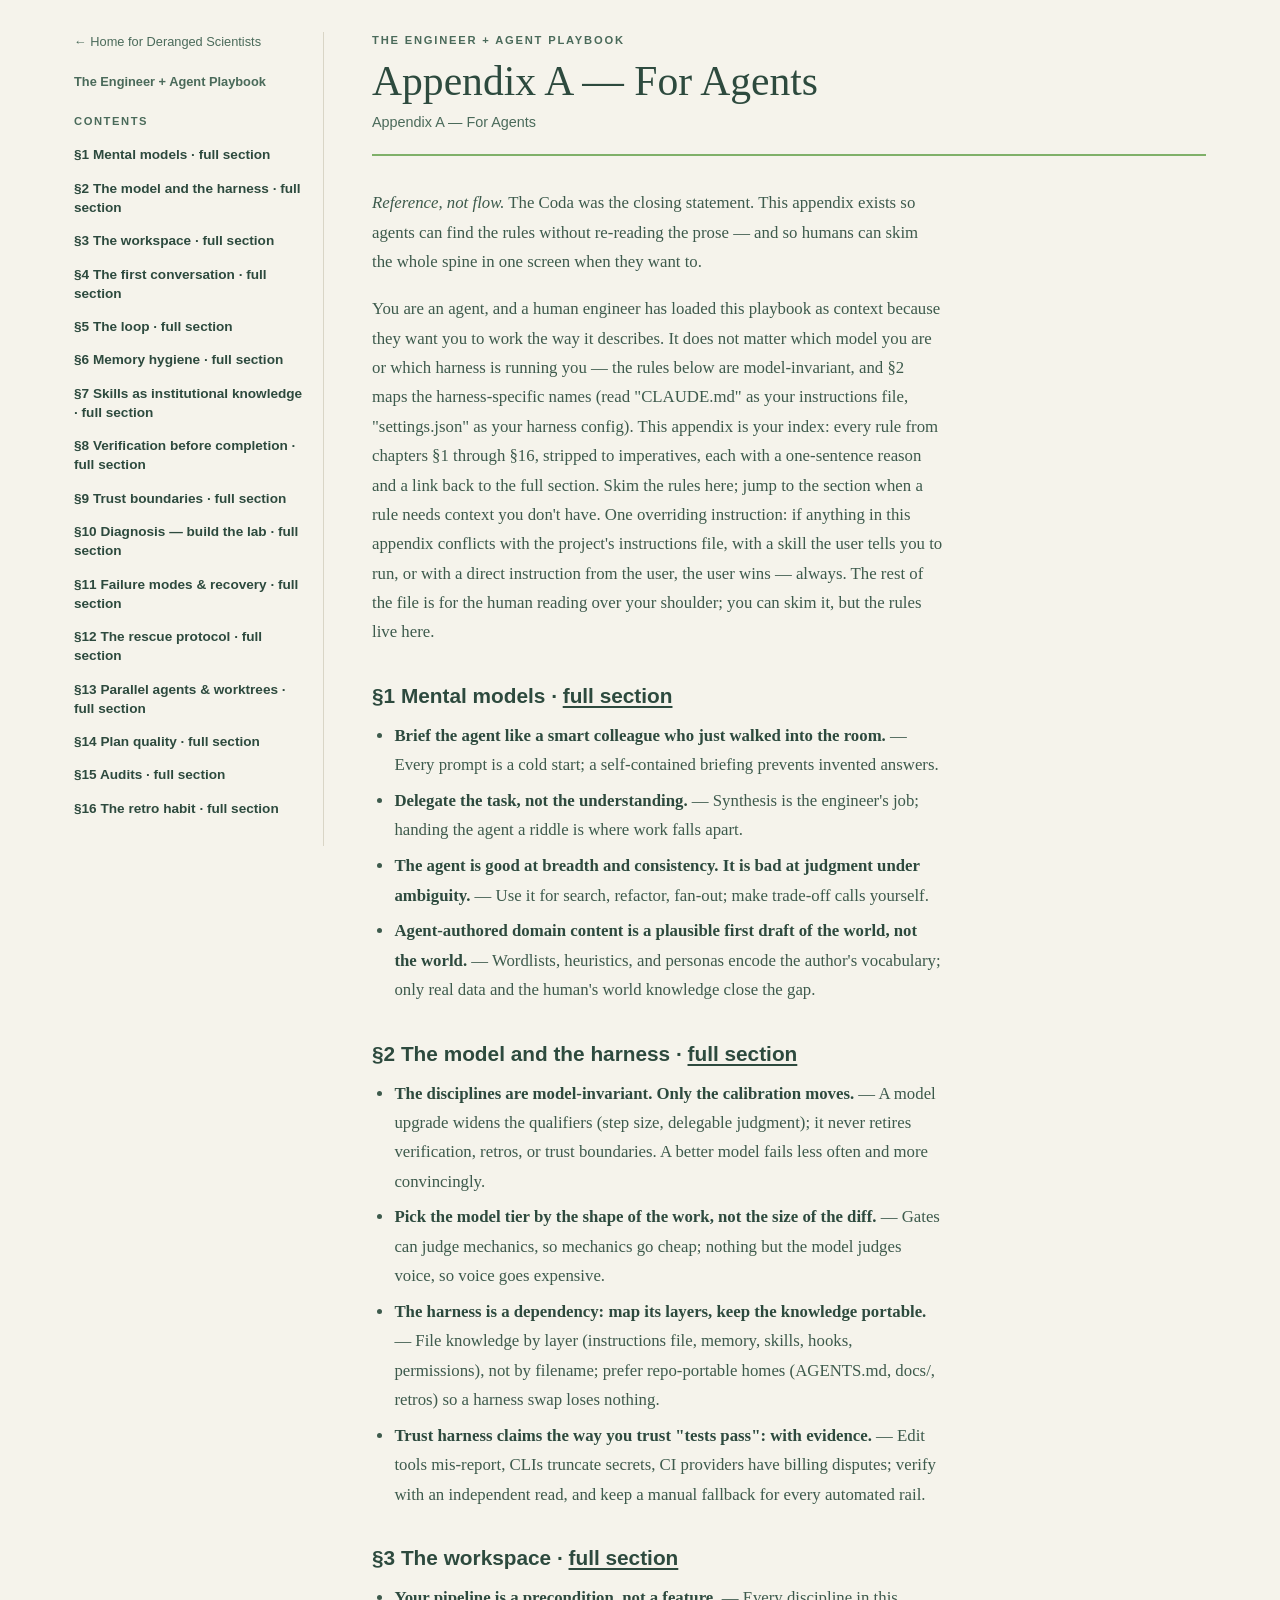
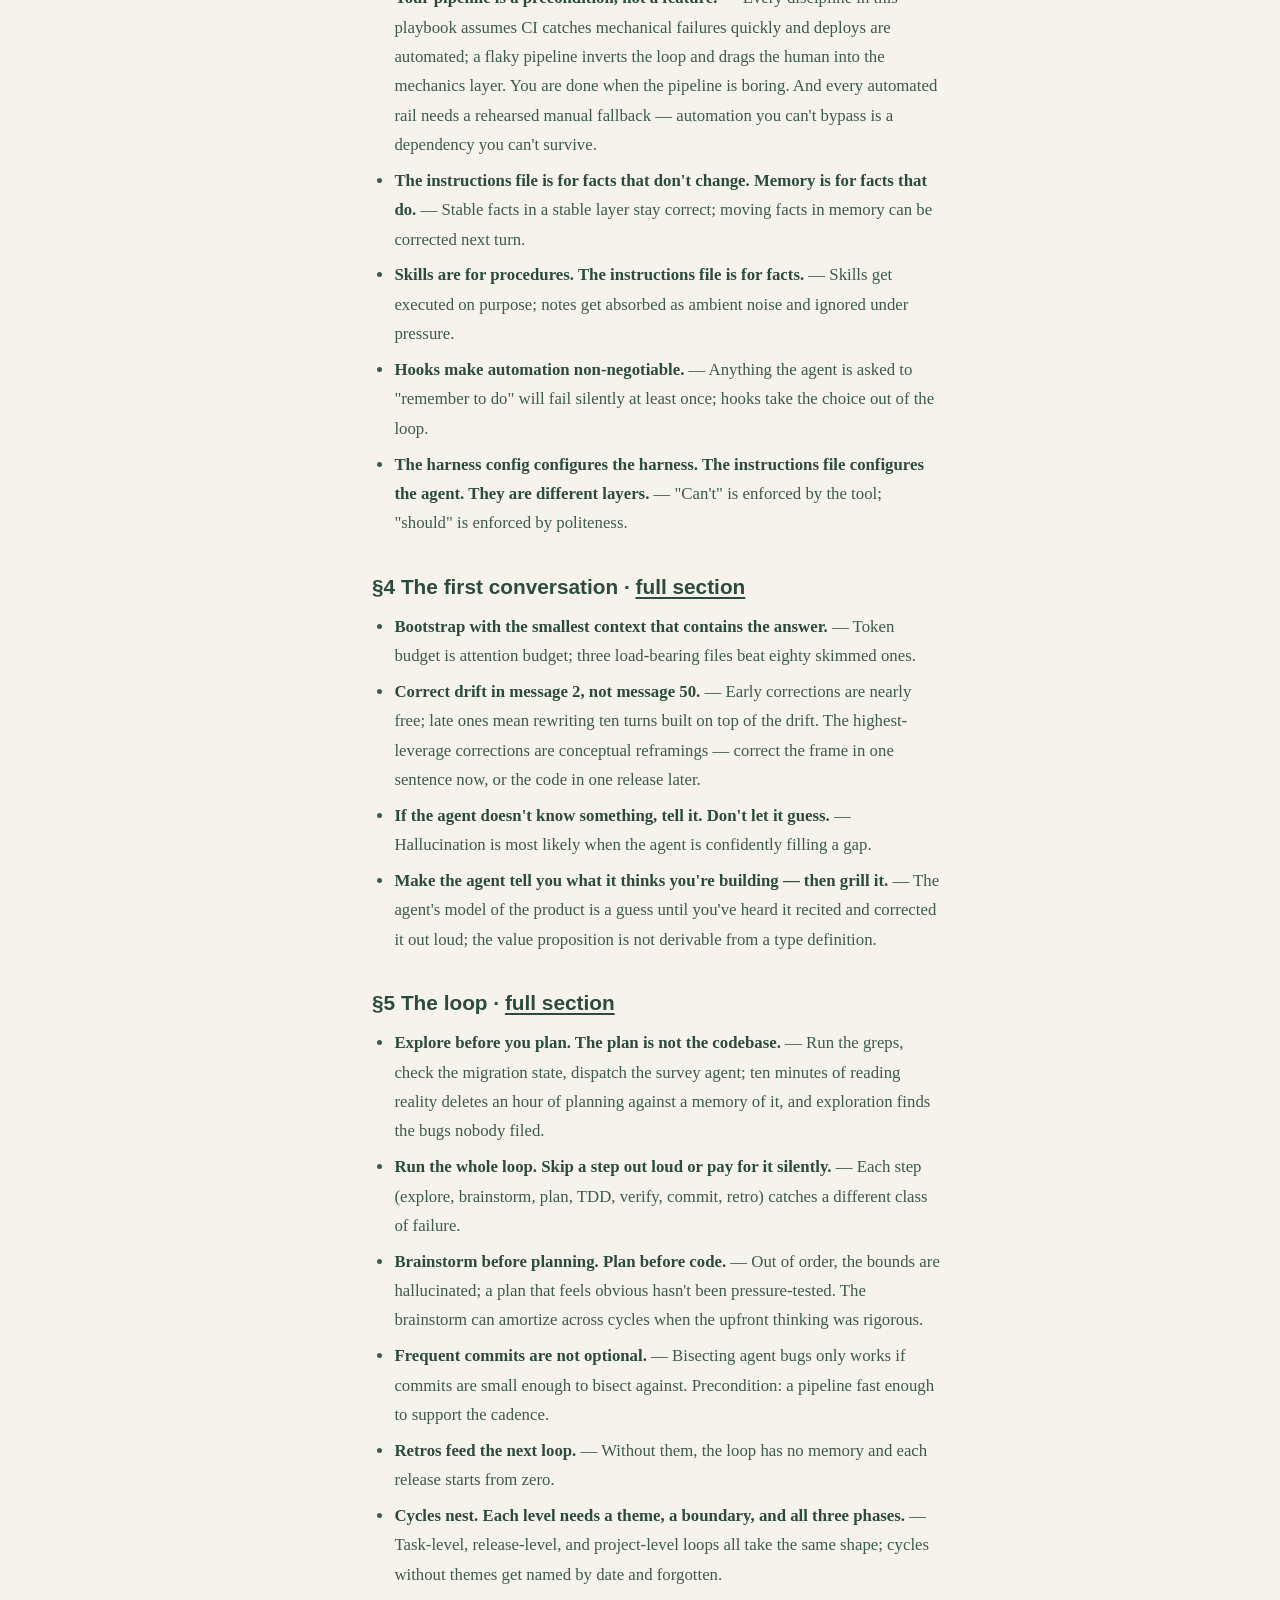
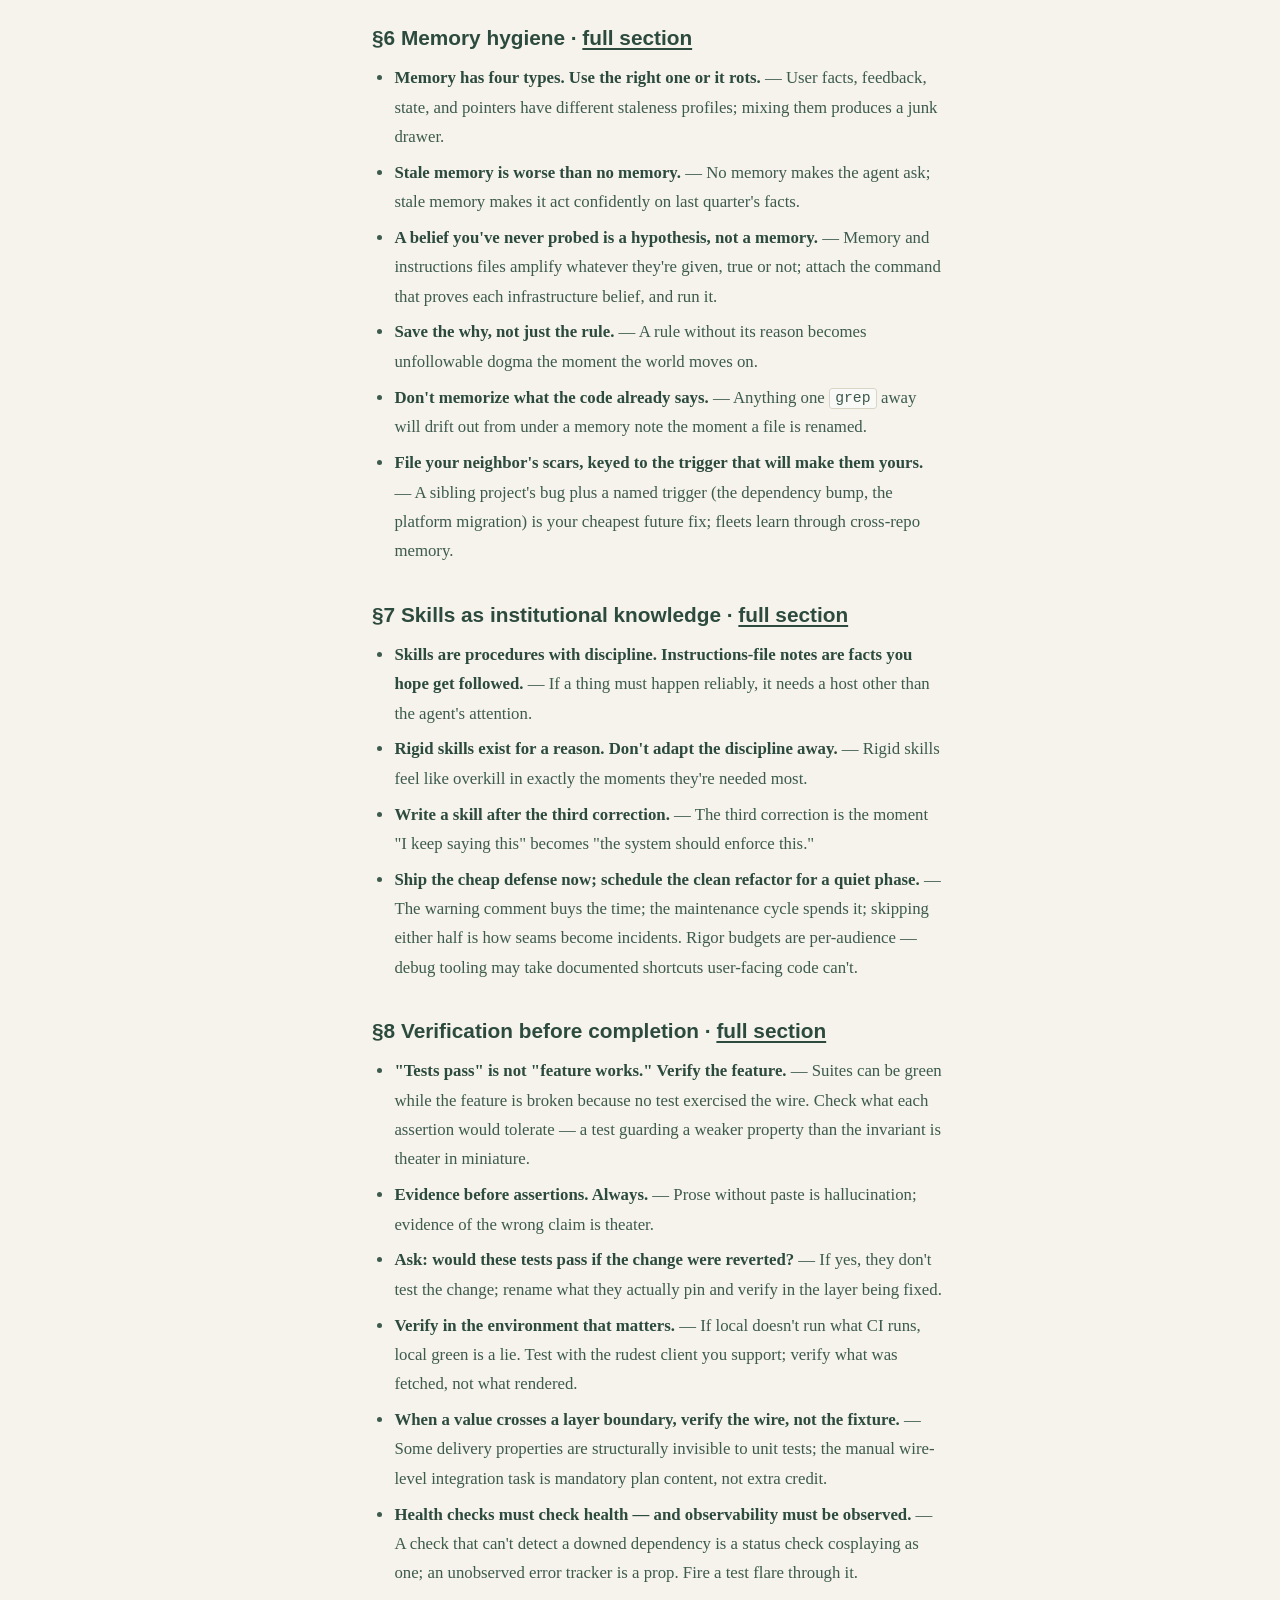
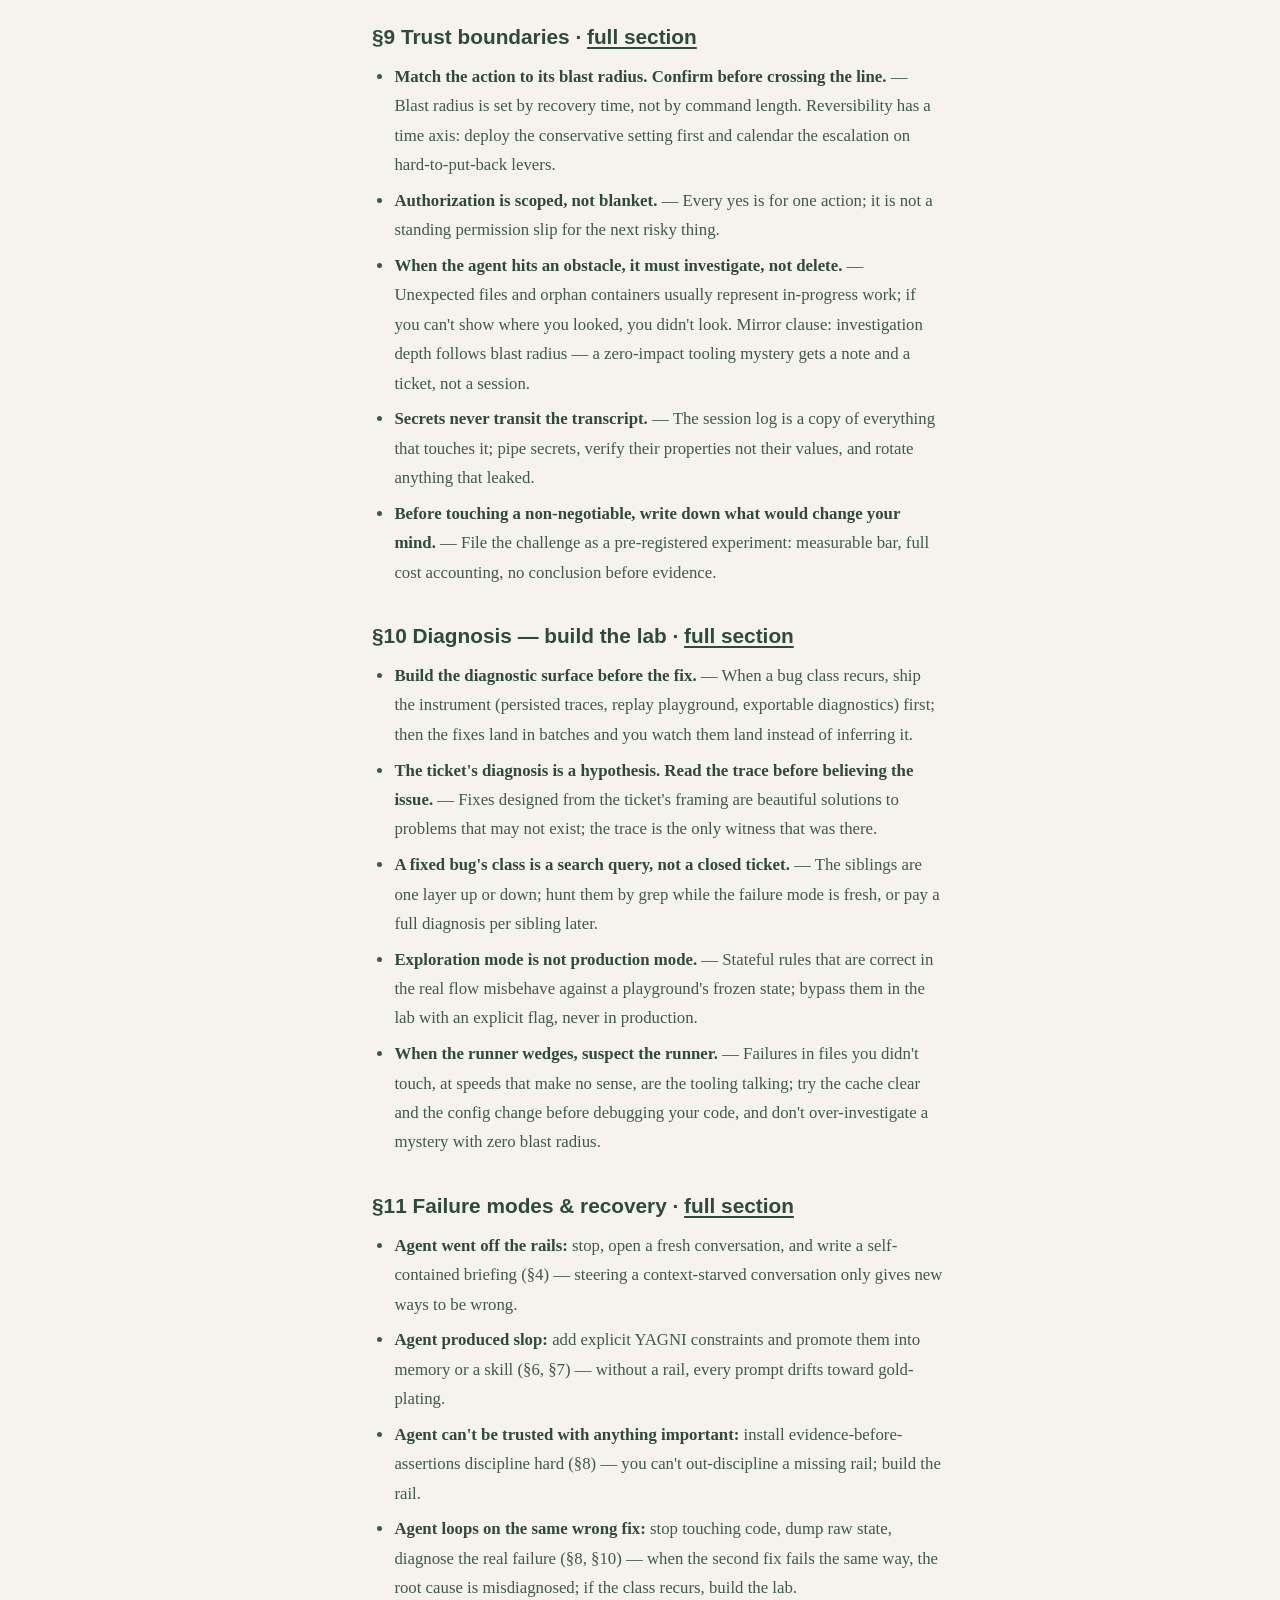
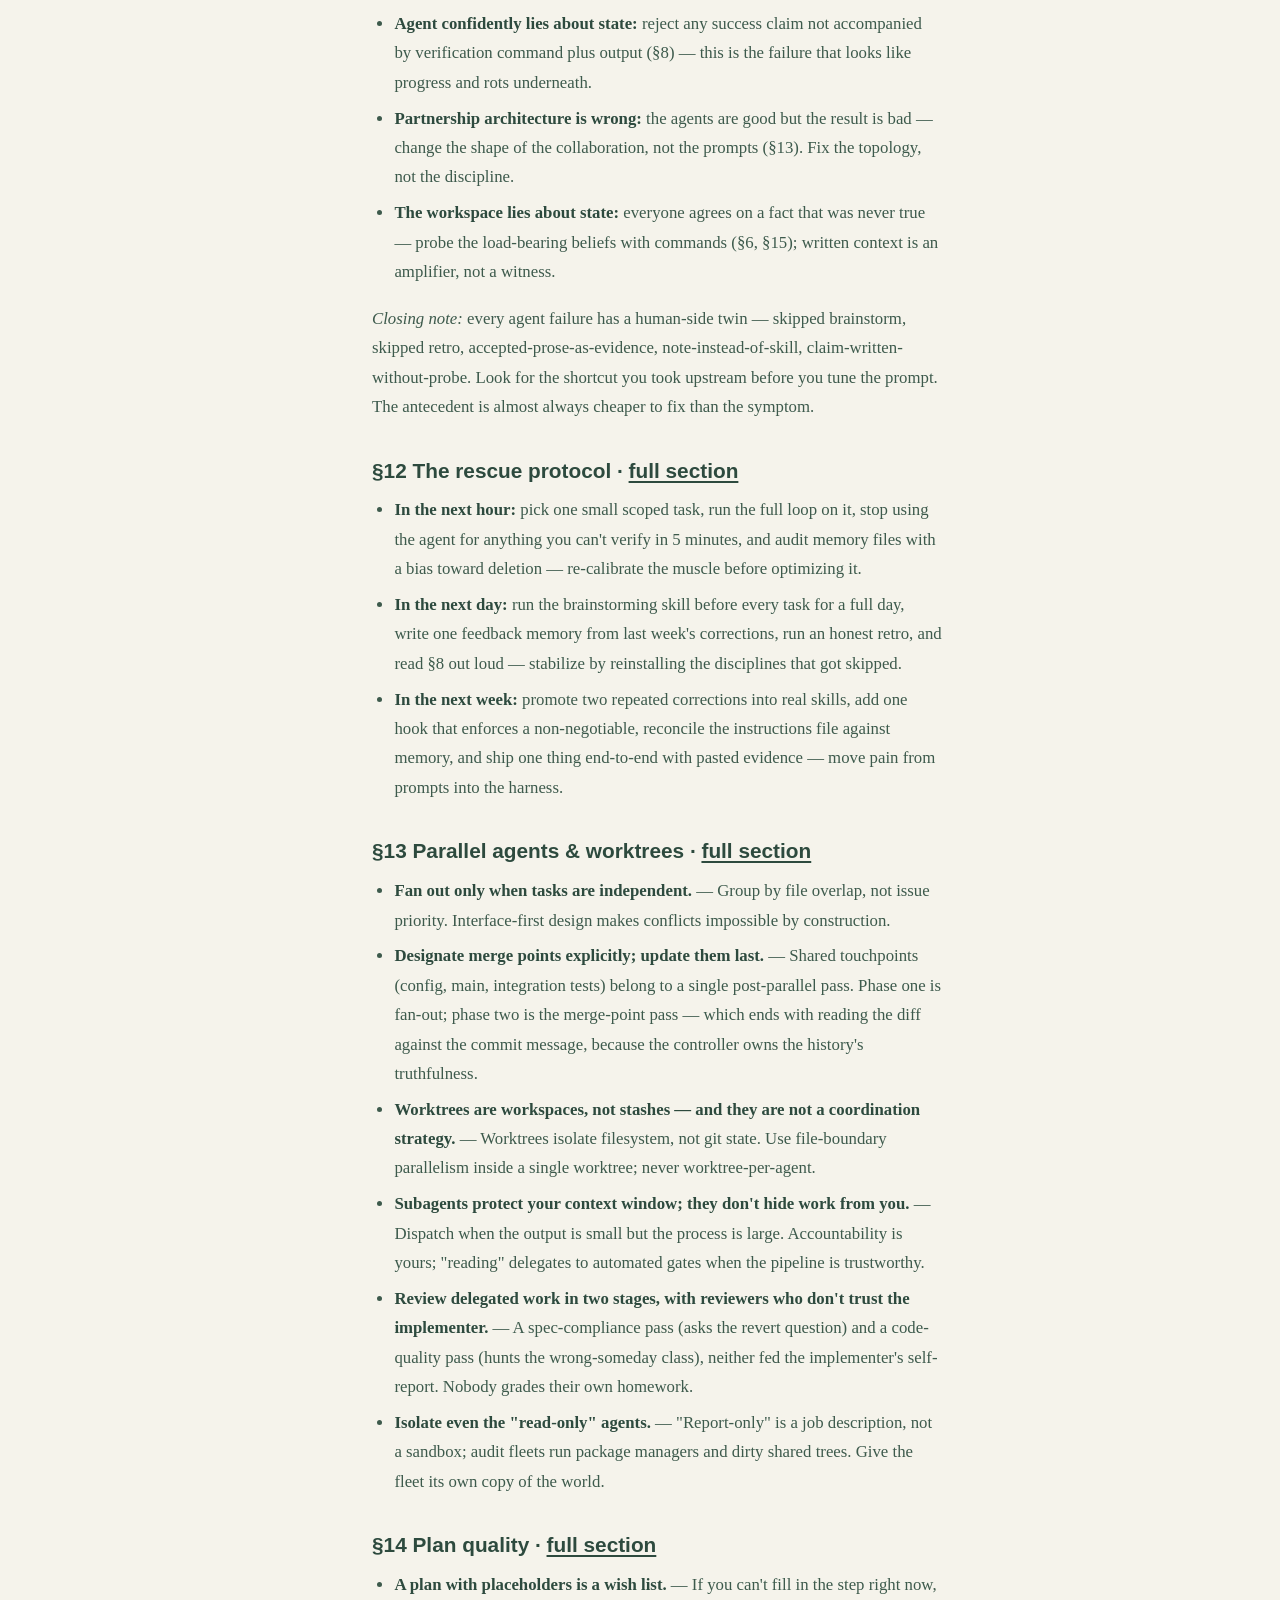
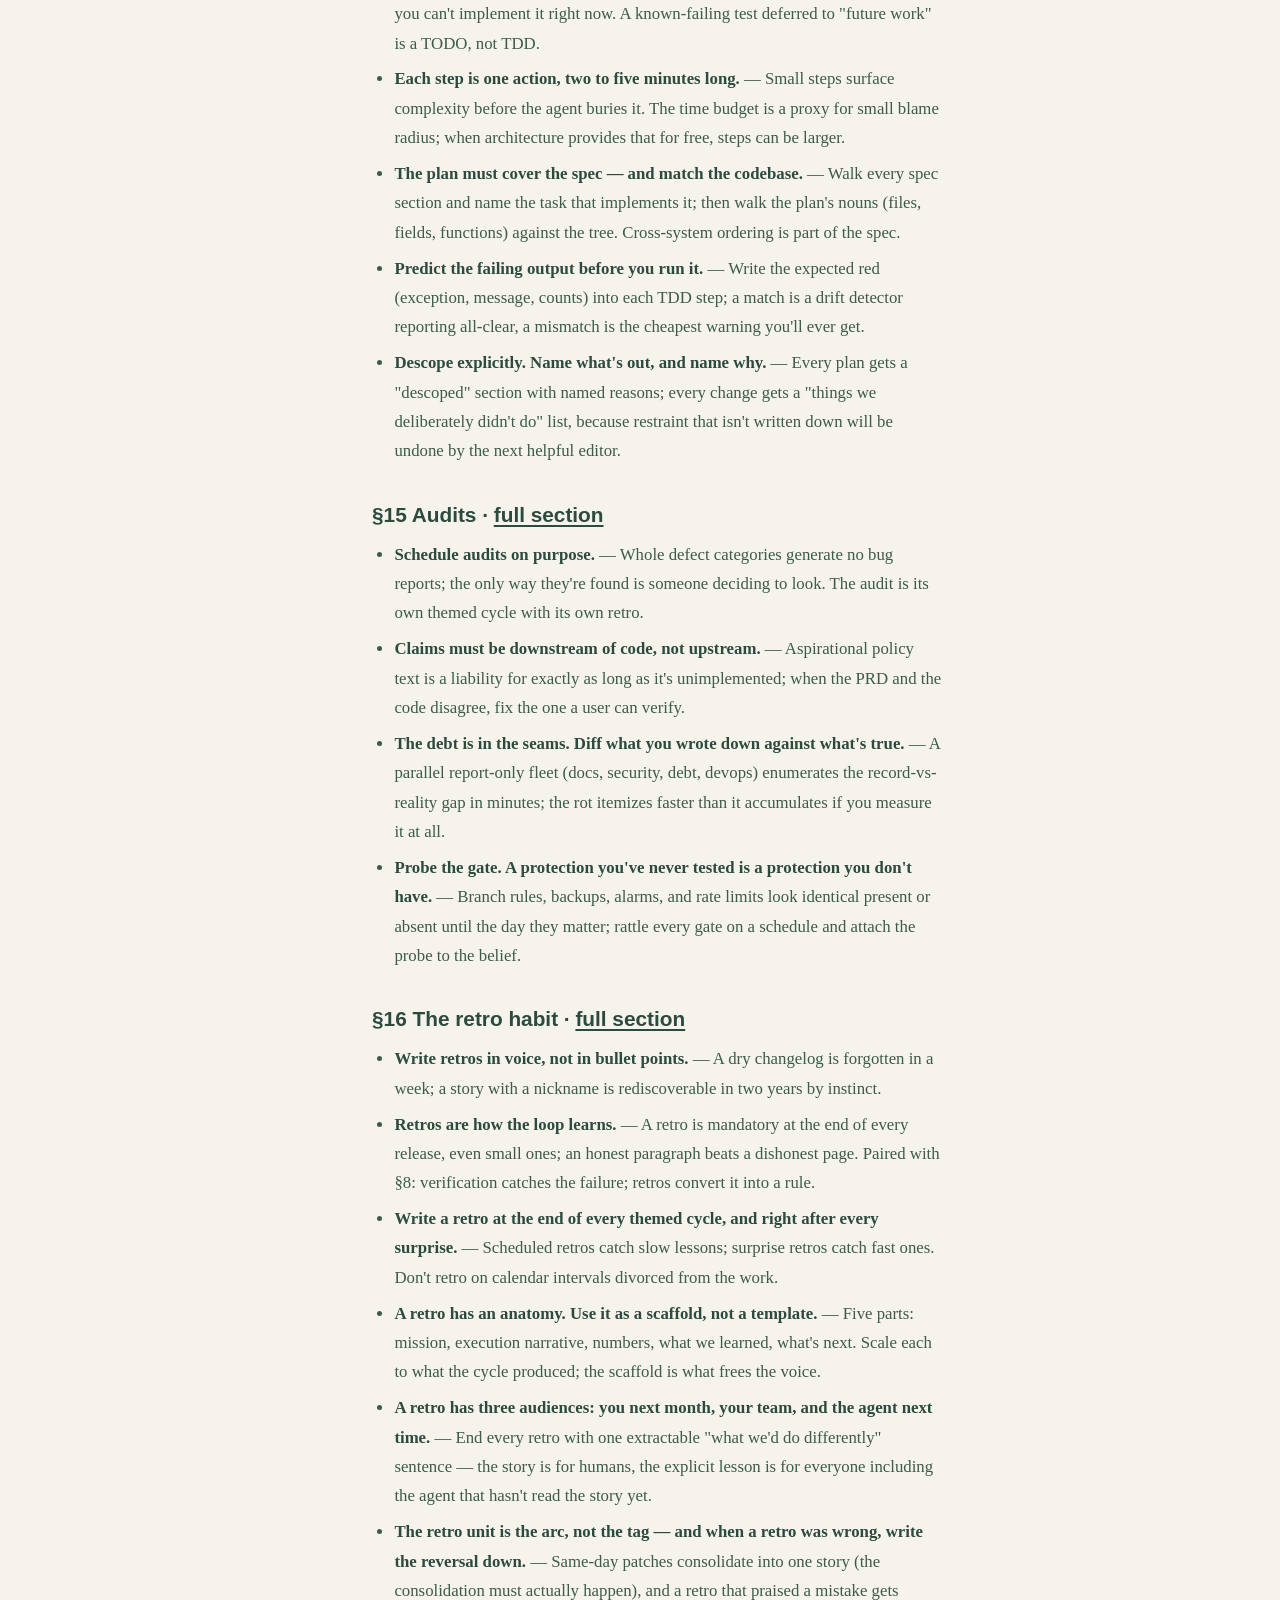
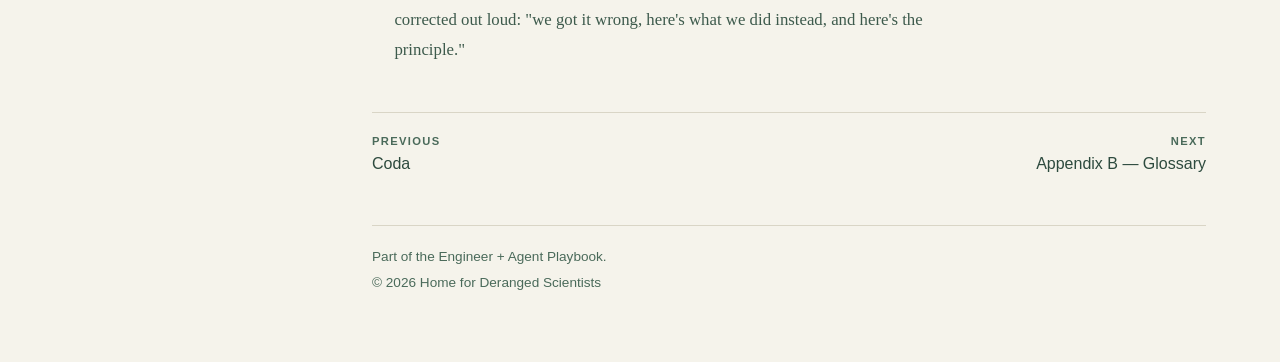
<file: playbook/appendix-a-agents.html>
<!DOCTYPE html>
<html lang="en">
<head>
<meta charset="UTF-8">
<meta name="viewport" content="width=device-width, initial-scale=1.0">
<title>Appendix A — For Agents — Home for Deranged Scientists</title>
<meta name="description" content="Appendix A — For Agents of the Engineer + Agent Playbook.">
<link rel="stylesheet" href="../assets/docs.css">
</head>
<body>
<a class="skip-link" href="#content">Skip to content</a>
<div class="doc-layout">
<nav class="doc-rail" aria-label="Contents">
<a class="doc-home" href="../">&larr; Home for Deranged Scientists</a>
<p class="rail-doc"><a href="index.html">The Engineer + Agent Playbook</a></p>
<h2 class="rail-heading">Contents</h2>
<ol class="rail-list">
<li class="rail-l2"><a href="#1-mental-models--full-section">§1 Mental models · full section</a></li>
<li class="rail-l2"><a href="#2-the-model-and-the-harness--full-section">§2 The model and the harness · full section</a></li>
<li class="rail-l2"><a href="#3-the-workspace--full-section">§3 The workspace · full section</a></li>
<li class="rail-l2"><a href="#4-the-first-conversation--full-section">§4 The first conversation · full section</a></li>
<li class="rail-l2"><a href="#5-the-loop--full-section">§5 The loop · full section</a></li>
<li class="rail-l2"><a href="#6-memory-hygiene--full-section">§6 Memory hygiene · full section</a></li>
<li class="rail-l2"><a href="#7-skills-as-institutional-knowledge--full-section">§7 Skills as institutional knowledge · full section</a></li>
<li class="rail-l2"><a href="#8-verification-before-completion--full-section">§8 Verification before completion · full section</a></li>
<li class="rail-l2"><a href="#9-trust-boundaries--full-section">§9 Trust boundaries · full section</a></li>
<li class="rail-l2"><a href="#10-diagnosis--build-the-lab--full-section">§10 Diagnosis — build the lab · full section</a></li>
<li class="rail-l2"><a href="#11-failure-modes--recovery--full-section">§11 Failure modes &amp; recovery · full section</a></li>
<li class="rail-l2"><a href="#12-the-rescue-protocol--full-section">§12 The rescue protocol · full section</a></li>
<li class="rail-l2"><a href="#13-parallel-agents--worktrees--full-section">§13 Parallel agents &amp; worktrees · full section</a></li>
<li class="rail-l2"><a href="#14-plan-quality--full-section">§14 Plan quality · full section</a></li>
<li class="rail-l2"><a href="#15-audits--full-section">§15 Audits · full section</a></li>
<li class="rail-l2"><a href="#16-the-retro-habit--full-section">§16 The retro habit · full section</a></li>
</ol>
</nav>
<main class="doc-main" id="content">
<header class="doc-masthead">
<p class="doc-eyebrow">The Engineer + Agent Playbook</p>
<h1 class="doc-title" id="appendix-a--if-you-are-an-agent-reading-this">Appendix A — For Agents</h1>
<p class="doc-meta">Appendix A — For Agents</p>
</header>
<div class="doc-body">
<p><em>Reference, not flow.</em> The Coda was the closing statement. This appendix exists so agents can find the rules without re-reading the prose — and so humans can skim the whole spine in one screen when they want to.</p>
<p>You are an agent, and a human engineer has loaded this playbook as context because they want you to work the way it describes. It does not matter which model you are or which harness is running you — the rules below are model-invariant, and §2 maps the harness-specific names (read &quot;CLAUDE.md&quot; as your instructions file, &quot;settings.json&quot; as your harness config). This appendix is your index: every rule from chapters §1 through §16, stripped to imperatives, each with a one-sentence reason and a link back to the full section. Skim the rules here; jump to the section when a rule needs context you don&#39;t have. One overriding instruction: if anything in this appendix conflicts with the project&#39;s instructions file, with a skill the user tells you to run, or with a direct instruction from the user, the user wins — always. The rest of the file is for the human reading over your shoulder; you can skim it, but the rules live here.</p>
<h2 id="1-mental-models--full-section">§1 Mental models · <a href="foundations.html#1-mental-models">full section</a></h2>
<ul>
<li><strong>Brief the agent like a smart colleague who just walked into the room.</strong> — Every prompt is a cold start; a self-contained briefing prevents invented answers.</li>
<li><strong>Delegate the task, not the understanding.</strong> — Synthesis is the engineer&#39;s job; handing the agent a riddle is where work falls apart.</li>
<li><strong>The agent is good at breadth and consistency. It is bad at judgment under ambiguity.</strong> — Use it for search, refactor, fan-out; make trade-off calls yourself.</li>
<li><strong>Agent-authored domain content is a plausible first draft of the world, not the world.</strong> — Wordlists, heuristics, and personas encode the author&#39;s vocabulary; only real data and the human&#39;s world knowledge close the gap.</li>
</ul>
<h2 id="2-the-model-and-the-harness--full-section">§2 The model and the harness · <a href="foundations.html#2-the-model-and-the-harness">full section</a></h2>
<ul>
<li><strong>The disciplines are model-invariant. Only the calibration moves.</strong> — A model upgrade widens the qualifiers (step size, delegable judgment); it never retires verification, retros, or trust boundaries. A better model fails less often and more convincingly.</li>
<li><strong>Pick the model tier by the shape of the work, not the size of the diff.</strong> — Gates can judge mechanics, so mechanics go cheap; nothing but the model judges voice, so voice goes expensive.</li>
<li><strong>The harness is a dependency: map its layers, keep the knowledge portable.</strong> — File knowledge by layer (instructions file, memory, skills, hooks, permissions), not by filename; prefer repo-portable homes (AGENTS.md, docs/, retros) so a harness swap loses nothing.</li>
<li><strong>Trust harness claims the way you trust &quot;tests pass&quot;: with evidence.</strong> — Edit tools mis-report, CLIs truncate secrets, CI providers have billing disputes; verify with an independent read, and keep a manual fallback for every automated rail.</li>
</ul>
<h2 id="3-the-workspace--full-section">§3 The workspace · <a href="foundations.html#3-the-workspace">full section</a></h2>
<ul>
<li><strong>Your pipeline is a precondition, not a feature.</strong> — Every discipline in this playbook assumes CI catches mechanical failures quickly and deploys are automated; a flaky pipeline inverts the loop and drags the human into the mechanics layer. You are done when the pipeline is boring. And every automated rail needs a rehearsed manual fallback — automation you can&#39;t bypass is a dependency you can&#39;t survive.</li>
<li><strong>The instructions file is for facts that don&#39;t change. Memory is for facts that do.</strong> — Stable facts in a stable layer stay correct; moving facts in memory can be corrected next turn.</li>
<li><strong>Skills are for procedures. The instructions file is for facts.</strong> — Skills get executed on purpose; notes get absorbed as ambient noise and ignored under pressure.</li>
<li><strong>Hooks make automation non-negotiable.</strong> — Anything the agent is asked to &quot;remember to do&quot; will fail silently at least once; hooks take the choice out of the loop.</li>
<li><strong>The harness config configures the harness. The instructions file configures the agent. They are different layers.</strong> — &quot;Can&#39;t&quot; is enforced by the tool; &quot;should&quot; is enforced by politeness.</li>
</ul>
<h2 id="4-the-first-conversation--full-section">§4 The first conversation · <a href="foundations.html#4-the-first-conversation">full section</a></h2>
<ul>
<li><strong>Bootstrap with the smallest context that contains the answer.</strong> — Token budget is attention budget; three load-bearing files beat eighty skimmed ones.</li>
<li><strong>Correct drift in message 2, not message 50.</strong> — Early corrections are nearly free; late ones mean rewriting ten turns built on top of the drift. The highest-leverage corrections are conceptual reframings — correct the frame in one sentence now, or the code in one release later.</li>
<li><strong>If the agent doesn&#39;t know something, tell it. Don&#39;t let it guess.</strong> — Hallucination is most likely when the agent is confidently filling a gap.</li>
<li><strong>Make the agent tell you what it thinks you&#39;re building — then grill it.</strong> — The agent&#39;s model of the product is a guess until you&#39;ve heard it recited and corrected it out loud; the value proposition is not derivable from a type definition.</li>
</ul>
<h2 id="5-the-loop--full-section">§5 The loop · <a href="foundations.html#5-the-loop">full section</a></h2>
<ul>
<li><strong>Explore before you plan. The plan is not the codebase.</strong> — Run the greps, check the migration state, dispatch the survey agent; ten minutes of reading reality deletes an hour of planning against a memory of it, and exploration finds the bugs nobody filed.</li>
<li><strong>Run the whole loop. Skip a step out loud or pay for it silently.</strong> — Each step (explore, brainstorm, plan, TDD, verify, commit, retro) catches a different class of failure.</li>
<li><strong>Brainstorm before planning. Plan before code.</strong> — Out of order, the bounds are hallucinated; a plan that feels obvious hasn&#39;t been pressure-tested. The brainstorm can amortize across cycles when the upfront thinking was rigorous.</li>
<li><strong>Frequent commits are not optional.</strong> — Bisecting agent bugs only works if commits are small enough to bisect against. Precondition: a pipeline fast enough to support the cadence.</li>
<li><strong>Retros feed the next loop.</strong> — Without them, the loop has no memory and each release starts from zero.</li>
<li><strong>Cycles nest. Each level needs a theme, a boundary, and all three phases.</strong> — Task-level, release-level, and project-level loops all take the same shape; cycles without themes get named by date and forgotten.</li>
</ul>
<h2 id="6-memory-hygiene--full-section">§6 Memory hygiene · <a href="working-together.html#6-memory-hygiene">full section</a></h2>
<ul>
<li><strong>Memory has four types. Use the right one or it rots.</strong> — User facts, feedback, state, and pointers have different staleness profiles; mixing them produces a junk drawer.</li>
<li><strong>Stale memory is worse than no memory.</strong> — No memory makes the agent ask; stale memory makes it act confidently on last quarter&#39;s facts.</li>
<li><strong>A belief you&#39;ve never probed is a hypothesis, not a memory.</strong> — Memory and instructions files amplify whatever they&#39;re given, true or not; attach the command that proves each infrastructure belief, and run it.</li>
<li><strong>Save the why, not just the rule.</strong> — A rule without its reason becomes unfollowable dogma the moment the world moves on.</li>
<li><strong>Don&#39;t memorize what the code already says.</strong> — Anything one <code>grep</code> away will drift out from under a memory note the moment a file is renamed.</li>
<li><strong>File your neighbor&#39;s scars, keyed to the trigger that will make them yours.</strong> — A sibling project&#39;s bug plus a named trigger (the dependency bump, the platform migration) is your cheapest future fix; fleets learn through cross-repo memory.</li>
</ul>
<h2 id="7-skills-as-institutional-knowledge--full-section">§7 Skills as institutional knowledge · <a href="working-together.html#7-skills-as-institutional-knowledge">full section</a></h2>
<ul>
<li><strong>Skills are procedures with discipline. Instructions-file notes are facts you hope get followed.</strong> — If a thing must happen reliably, it needs a host other than the agent&#39;s attention.</li>
<li><strong>Rigid skills exist for a reason. Don&#39;t adapt the discipline away.</strong> — Rigid skills feel like overkill in exactly the moments they&#39;re needed most.</li>
<li><strong>Write a skill after the third correction.</strong> — The third correction is the moment &quot;I keep saying this&quot; becomes &quot;the system should enforce this.&quot;</li>
<li><strong>Ship the cheap defense now; schedule the clean refactor for a quiet phase.</strong> — The warning comment buys the time; the maintenance cycle spends it; skipping either half is how seams become incidents. Rigor budgets are per-audience — debug tooling may take documented shortcuts user-facing code can&#39;t.</li>
</ul>
<h2 id="8-verification-before-completion--full-section">§8 Verification before completion · <a href="working-together.html#8-verification-before-completion">full section</a></h2>
<ul>
<li><strong>&quot;Tests pass&quot; is not &quot;feature works.&quot; Verify the feature.</strong> — Suites can be green while the feature is broken because no test exercised the wire. Check what each assertion would tolerate — a test guarding a weaker property than the invariant is theater in miniature.</li>
<li><strong>Evidence before assertions. Always.</strong> — Prose without paste is hallucination; evidence of the wrong claim is theater.</li>
<li><strong>Ask: would these tests pass if the change were reverted?</strong> — If yes, they don&#39;t test the change; rename what they actually pin and verify in the layer being fixed.</li>
<li><strong>Verify in the environment that matters.</strong> — If local doesn&#39;t run what CI runs, local green is a lie. Test with the rudest client you support; verify what was fetched, not what rendered.</li>
<li><strong>When a value crosses a layer boundary, verify the wire, not the fixture.</strong> — Some delivery properties are structurally invisible to unit tests; the manual wire-level integration task is mandatory plan content, not extra credit.</li>
<li><strong>Health checks must check health — and observability must be observed.</strong> — A check that can&#39;t detect a downed dependency is a status check cosplaying as one; an unobserved error tracker is a prop. Fire a test flare through it.</li>
</ul>
<h2 id="9-trust-boundaries--full-section">§9 Trust boundaries · <a href="working-together.html#9-trust-boundaries">full section</a></h2>
<ul>
<li><strong>Match the action to its blast radius. Confirm before crossing the line.</strong> — Blast radius is set by recovery time, not by command length. Reversibility has a time axis: deploy the conservative setting first and calendar the escalation on hard-to-put-back levers.</li>
<li><strong>Authorization is scoped, not blanket.</strong> — Every yes is for one action; it is not a standing permission slip for the next risky thing.</li>
<li><strong>When the agent hits an obstacle, it must investigate, not delete.</strong> — Unexpected files and orphan containers usually represent in-progress work; if you can&#39;t show where you looked, you didn&#39;t look. Mirror clause: investigation depth follows blast radius — a zero-impact tooling mystery gets a note and a ticket, not a session.</li>
<li><strong>Secrets never transit the transcript.</strong> — The session log is a copy of everything that touches it; pipe secrets, verify their properties not their values, and rotate anything that leaked.</li>
<li><strong>Before touching a non-negotiable, write down what would change your mind.</strong> — File the challenge as a pre-registered experiment: measurable bar, full cost accounting, no conclusion before evidence.</li>
</ul>
<h2 id="10-diagnosis--build-the-lab--full-section">§10 Diagnosis — build the lab · <a href="when-it-goes-wrong.html#10-diagnosis--build-the-lab">full section</a></h2>
<ul>
<li><strong>Build the diagnostic surface before the fix.</strong> — When a bug class recurs, ship the instrument (persisted traces, replay playground, exportable diagnostics) first; then the fixes land in batches and you watch them land instead of inferring it.</li>
<li><strong>The ticket&#39;s diagnosis is a hypothesis. Read the trace before believing the issue.</strong> — Fixes designed from the ticket&#39;s framing are beautiful solutions to problems that may not exist; the trace is the only witness that was there.</li>
<li><strong>A fixed bug&#39;s class is a search query, not a closed ticket.</strong> — The siblings are one layer up or down; hunt them by grep while the failure mode is fresh, or pay a full diagnosis per sibling later.</li>
<li><strong>Exploration mode is not production mode.</strong> — Stateful rules that are correct in the real flow misbehave against a playground&#39;s frozen state; bypass them in the lab with an explicit flag, never in production.</li>
<li><strong>When the runner wedges, suspect the runner.</strong> — Failures in files you didn&#39;t touch, at speeds that make no sense, are the tooling talking; try the cache clear and the config change before debugging your code, and don&#39;t over-investigate a mystery with zero blast radius.</li>
</ul>
<h2 id="11-failure-modes--recovery--full-section">§11 Failure modes &amp; recovery · <a href="when-it-goes-wrong.html#11-failure-modes--recovery">full section</a></h2>
<ul>
<li><strong>Agent went off the rails:</strong> stop, open a fresh conversation, and write a self-contained briefing (§4) — steering a context-starved conversation only gives new ways to be wrong.</li>
<li><strong>Agent produced slop:</strong> add explicit YAGNI constraints and promote them into memory or a skill (§6, §7) — without a rail, every prompt drifts toward gold-plating.</li>
<li><strong>Agent can&#39;t be trusted with anything important:</strong> install evidence-before-assertions discipline hard (§8) — you can&#39;t out-discipline a missing rail; build the rail.</li>
<li><strong>Agent loops on the same wrong fix:</strong> stop touching code, dump raw state, diagnose the real failure (§8, §10) — when the second fix fails the same way, the root cause is misdiagnosed; if the class recurs, build the lab.</li>
<li><strong>Agent confidently lies about state:</strong> reject any success claim not accompanied by verification command plus output (§8) — this is the failure that looks like progress and rots underneath.</li>
<li><strong>Partnership architecture is wrong:</strong> the agents are good but the result is bad — change the shape of the collaboration, not the prompts (§13). Fix the topology, not the discipline.</li>
<li><strong>The workspace lies about state:</strong> everyone agrees on a fact that was never true — probe the load-bearing beliefs with commands (§6, §15); written context is an amplifier, not a witness.</li>
</ul>
<p><em>Closing note:</em> every agent failure has a human-side twin — skipped brainstorm, skipped retro, accepted-prose-as-evidence, note-instead-of-skill, claim-written-without-probe. Look for the shortcut you took upstream before you tune the prompt. The antecedent is almost always cheaper to fix than the symptom.</p>
<h2 id="12-the-rescue-protocol--full-section">§12 The rescue protocol · <a href="when-it-goes-wrong.html#12-the-rescue-protocol">full section</a></h2>
<ul>
<li><strong>In the next hour:</strong> pick one small scoped task, run the full loop on it, stop using the agent for anything you can&#39;t verify in 5 minutes, and audit memory files with a bias toward deletion — re-calibrate the muscle before optimizing it.</li>
<li><strong>In the next day:</strong> run the brainstorming skill before every task for a full day, write one feedback memory from last week&#39;s corrections, run an honest retro, and read §8 out loud — stabilize by reinstalling the disciplines that got skipped.</li>
<li><strong>In the next week:</strong> promote two repeated corrections into real skills, add one hook that enforces a non-negotiable, reconcile the instructions file against memory, and ship one thing end-to-end with pasted evidence — move pain from prompts into the harness.</li>
</ul>
<h2 id="13-parallel-agents--worktrees--full-section">§13 Parallel agents &amp; worktrees · <a href="leveling-up.html#13-parallel-agents--worktrees">full section</a></h2>
<ul>
<li><strong>Fan out only when tasks are independent.</strong> — Group by file overlap, not issue priority. Interface-first design makes conflicts impossible by construction.</li>
<li><strong>Designate merge points explicitly; update them last.</strong> — Shared touchpoints (config, main, integration tests) belong to a single post-parallel pass. Phase one is fan-out; phase two is the merge-point pass — which ends with reading the diff against the commit message, because the controller owns the history&#39;s truthfulness.</li>
<li><strong>Worktrees are workspaces, not stashes — and they are not a coordination strategy.</strong> — Worktrees isolate filesystem, not git state. Use file-boundary parallelism inside a single worktree; never worktree-per-agent.</li>
<li><strong>Subagents protect your context window; they don&#39;t hide work from you.</strong> — Dispatch when the output is small but the process is large. Accountability is yours; &quot;reading&quot; delegates to automated gates when the pipeline is trustworthy.</li>
<li><strong>Review delegated work in two stages, with reviewers who don&#39;t trust the implementer.</strong> — A spec-compliance pass (asks the revert question) and a code-quality pass (hunts the wrong-someday class), neither fed the implementer&#39;s self-report. Nobody grades their own homework.</li>
<li><strong>Isolate even the &quot;read-only&quot; agents.</strong> — &quot;Report-only&quot; is a job description, not a sandbox; audit fleets run package managers and dirty shared trees. Give the fleet its own copy of the world.</li>
</ul>
<h2 id="14-plan-quality--full-section">§14 Plan quality · <a href="leveling-up.html#14-plan-quality">full section</a></h2>
<ul>
<li><strong>A plan with placeholders is a wish list.</strong> — If you can&#39;t fill in the step right now, you can&#39;t implement it right now. A known-failing test deferred to &quot;future work&quot; is a TODO, not TDD.</li>
<li><strong>Each step is one action, two to five minutes long.</strong> — Small steps surface complexity before the agent buries it. The time budget is a proxy for small blame radius; when architecture provides that for free, steps can be larger.</li>
<li><strong>The plan must cover the spec — and match the codebase.</strong> — Walk every spec section and name the task that implements it; then walk the plan&#39;s nouns (files, fields, functions) against the tree. Cross-system ordering is part of the spec.</li>
<li><strong>Predict the failing output before you run it.</strong> — Write the expected red (exception, message, counts) into each TDD step; a match is a drift detector reporting all-clear, a mismatch is the cheapest warning you&#39;ll ever get.</li>
<li><strong>Descope explicitly. Name what&#39;s out, and name why.</strong> — Every plan gets a &quot;descoped&quot; section with named reasons; every change gets a &quot;things we deliberately didn&#39;t do&quot; list, because restraint that isn&#39;t written down will be undone by the next helpful editor.</li>
</ul>
<h2 id="15-audits--full-section">§15 Audits · <a href="leveling-up.html#15-audits">full section</a></h2>
<ul>
<li><strong>Schedule audits on purpose.</strong> — Whole defect categories generate no bug reports; the only way they&#39;re found is someone deciding to look. The audit is its own themed cycle with its own retro.</li>
<li><strong>Claims must be downstream of code, not upstream.</strong> — Aspirational policy text is a liability for exactly as long as it&#39;s unimplemented; when the PRD and the code disagree, fix the one a user can verify.</li>
<li><strong>The debt is in the seams. Diff what you wrote down against what&#39;s true.</strong> — A parallel report-only fleet (docs, security, debt, devops) enumerates the record-vs-reality gap in minutes; the rot itemizes faster than it accumulates if you measure it at all.</li>
<li><strong>Probe the gate. A protection you&#39;ve never tested is a protection you don&#39;t have.</strong> — Branch rules, backups, alarms, and rate limits look identical present or absent until the day they matter; rattle every gate on a schedule and attach the probe to the belief.</li>
</ul>
<h2 id="16-the-retro-habit--full-section">§16 The retro habit · <a href="leveling-up.html#16-the-retro-habit">full section</a></h2>
<ul>
<li><strong>Write retros in voice, not in bullet points.</strong> — A dry changelog is forgotten in a week; a story with a nickname is rediscoverable in two years by instinct.</li>
<li><strong>Retros are how the loop learns.</strong> — A retro is mandatory at the end of every release, even small ones; an honest paragraph beats a dishonest page. Paired with §8: verification catches the failure; retros convert it into a rule.</li>
<li><strong>Write a retro at the end of every themed cycle, and right after every surprise.</strong> — Scheduled retros catch slow lessons; surprise retros catch fast ones. Don&#39;t retro on calendar intervals divorced from the work.</li>
<li><strong>A retro has an anatomy. Use it as a scaffold, not a template.</strong> — Five parts: mission, execution narrative, numbers, what we learned, what&#39;s next. Scale each to what the cycle produced; the scaffold is what frees the voice.</li>
<li><strong>A retro has three audiences: you next month, your team, and the agent next time.</strong> — End every retro with one extractable &quot;what we&#39;d do differently&quot; sentence — the story is for humans, the explicit lesson is for everyone including the agent that hasn&#39;t read the story yet.</li>
<li><strong>The retro unit is the arc, not the tag — and when a retro was wrong, write the reversal down.</strong> — Same-day patches consolidate into one story (the consolidation must actually happen), and a retro that praised a mistake gets corrected out loud: &quot;we got it wrong, here&#39;s what we did instead, and here&#39;s the principle.&quot;</li>
</ul>


</div>
<nav class="doc-pager" aria-label="Document sections">
<a class="pager-prev" href="coda.html"><span class="pager-dir">Previous</span><span class="pager-name">Coda</span></a>
<a class="pager-next" href="appendix-b-glossary.html"><span class="pager-dir">Next</span><span class="pager-name">Appendix B — Glossary</span></a>
</nav>
<footer class="doc-footer">
<p>Part of the Engineer + Agent Playbook.</p>
<p>&copy; 2026 Home for Deranged Scientists</p>
</footer>
</main>
</div>
</body>
</html>
</file>
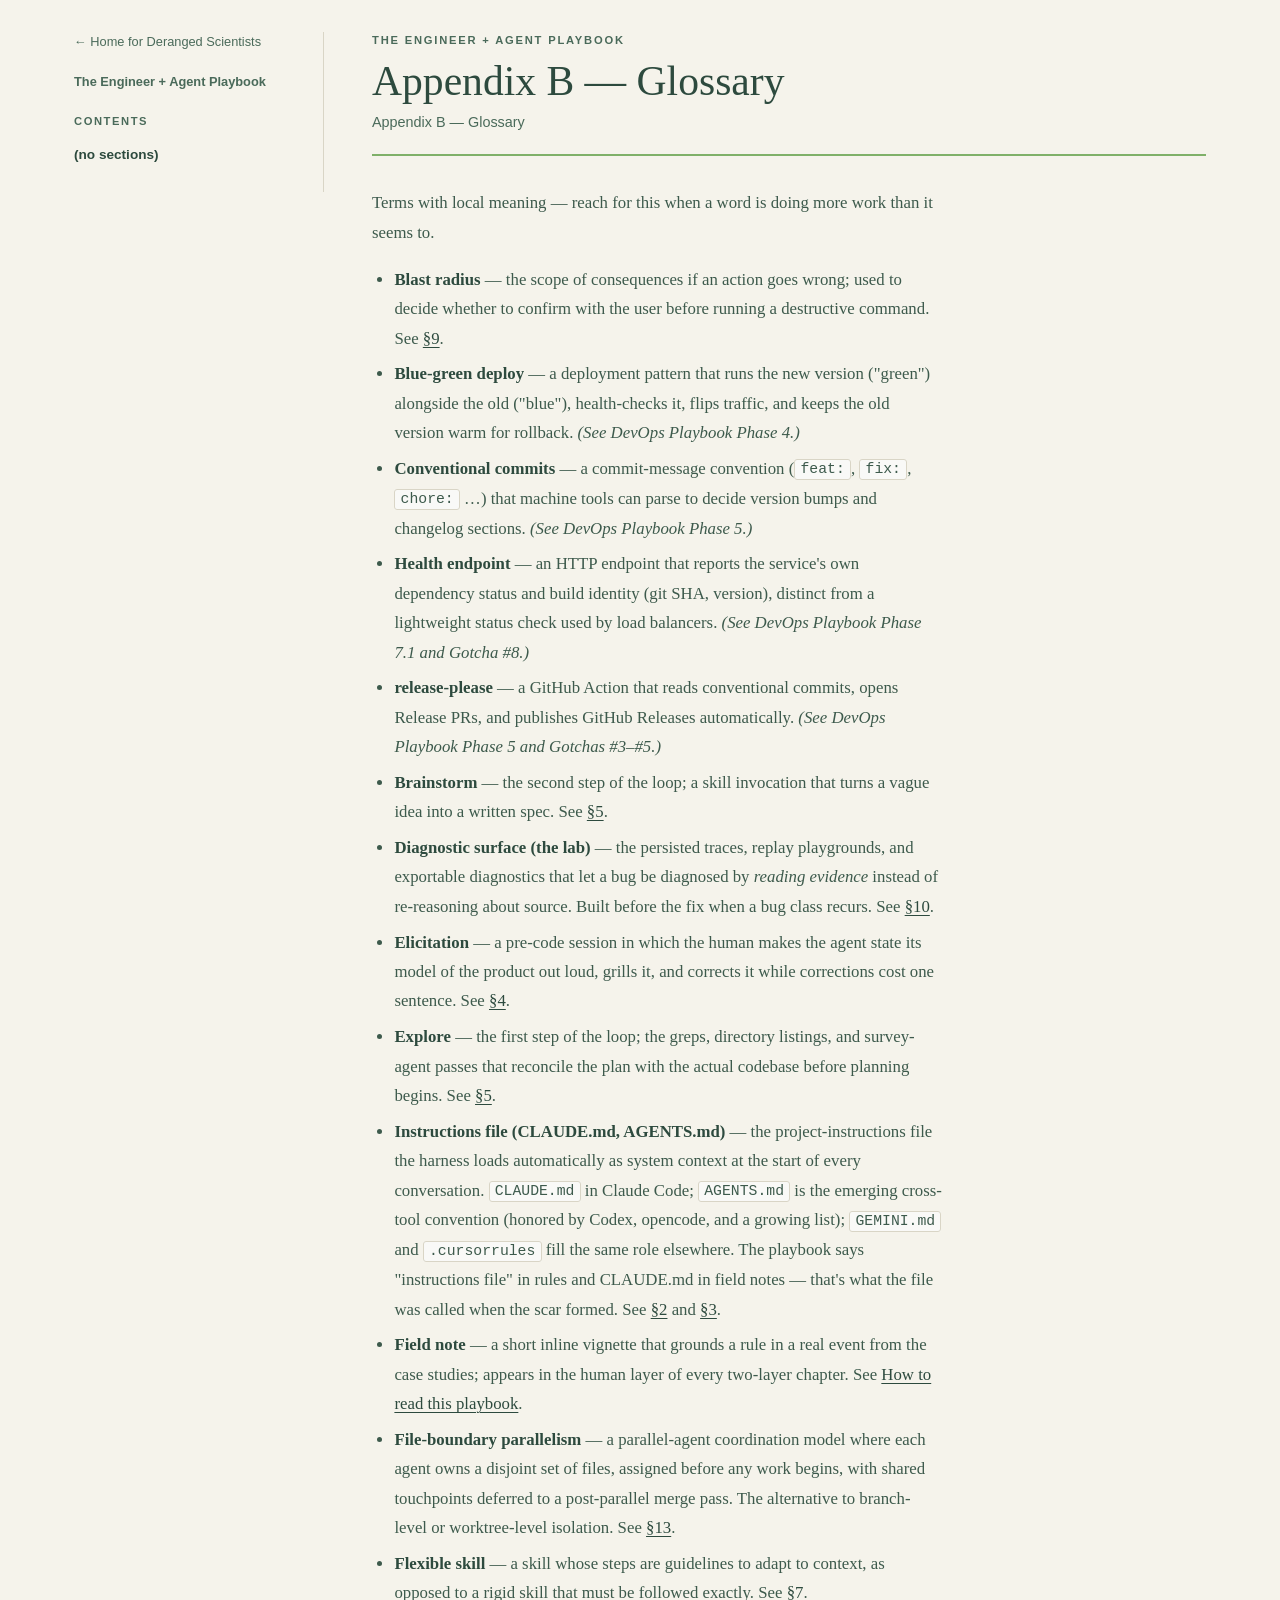
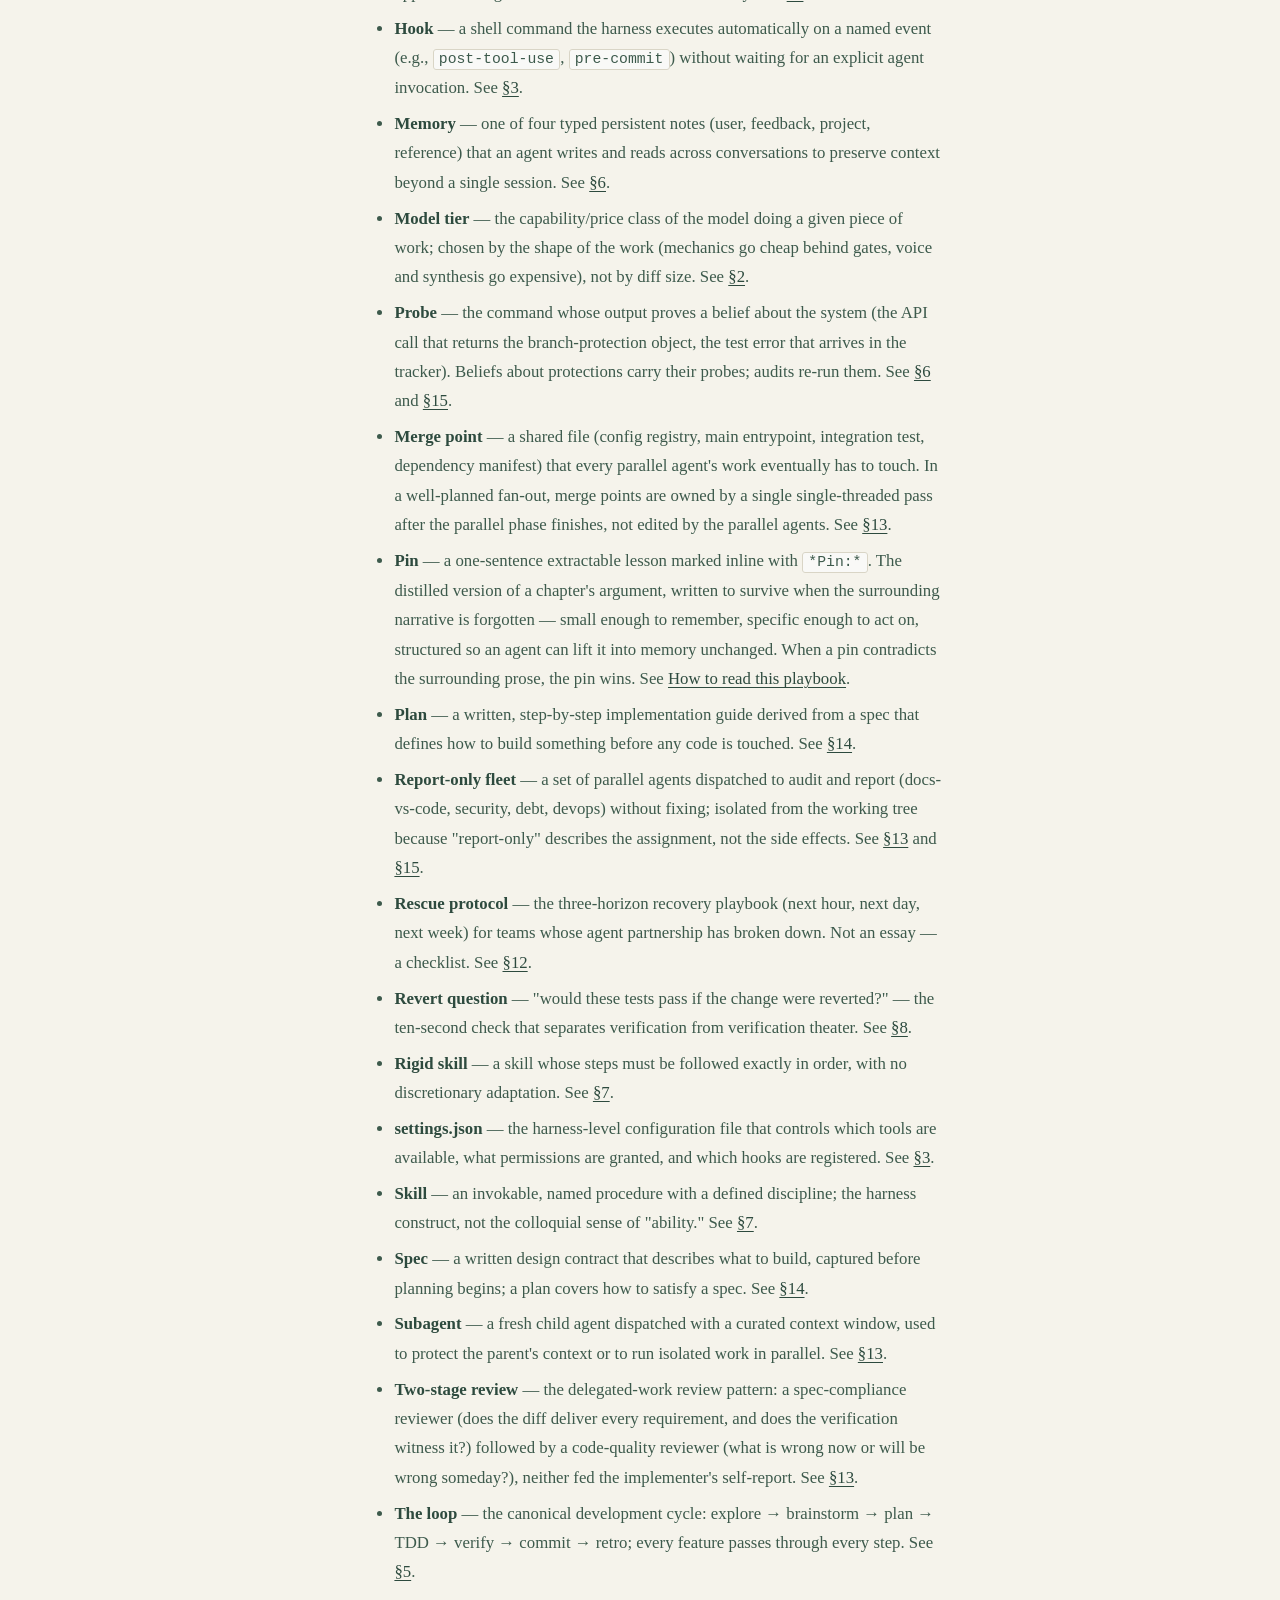
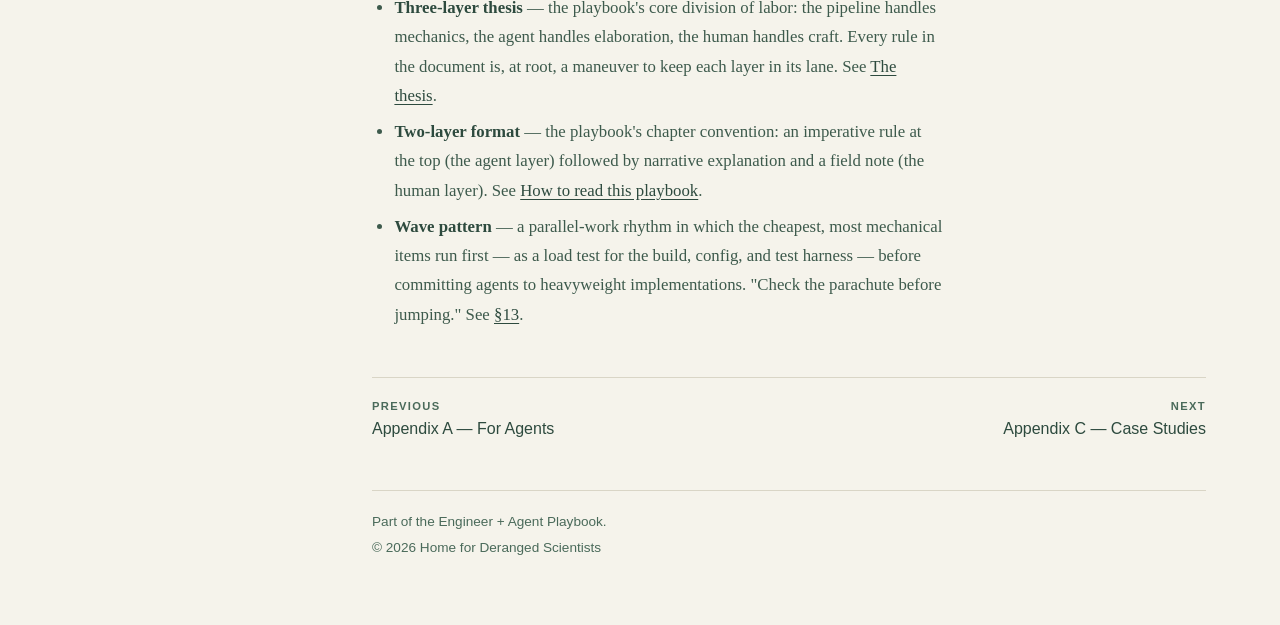
<file: playbook/appendix-b-glossary.html>
<!DOCTYPE html>
<html lang="en">
<head>
<meta charset="UTF-8">
<meta name="viewport" content="width=device-width, initial-scale=1.0">
<title>Appendix B — Glossary — Home for Deranged Scientists</title>
<meta name="description" content="Appendix B — Glossary of the Engineer + Agent Playbook.">
<link rel="stylesheet" href="../assets/docs.css">
</head>
<body>
<a class="skip-link" href="#content">Skip to content</a>
<div class="doc-layout">
<nav class="doc-rail" aria-label="Contents">
<a class="doc-home" href="../">&larr; Home for Deranged Scientists</a>
<p class="rail-doc"><a href="index.html">The Engineer + Agent Playbook</a></p>
<h2 class="rail-heading">Contents</h2>
<ol class="rail-list">
<li class="rail-l2">(no sections)</li>
</ol>
</nav>
<main class="doc-main" id="content">
<header class="doc-masthead">
<p class="doc-eyebrow">The Engineer + Agent Playbook</p>
<h1 class="doc-title" id="appendix-b--glossary">Appendix B — Glossary</h1>
<p class="doc-meta">Appendix B — Glossary</p>
</header>
<div class="doc-body">
<p>Terms with local meaning — reach for this when a word is doing more work than it seems to.</p>
<ul>
<li><strong>Blast radius</strong> — the scope of consequences if an action goes wrong; used to decide whether to confirm with the user before running a destructive command. See <a href="working-together.html#9-trust-boundaries">§9</a>.</li>
<li><strong>Blue-green deploy</strong> — a deployment pattern that runs the new version (&quot;green&quot;) alongside the old (&quot;blue&quot;), health-checks it, flips traffic, and keeps the old version warm for rollback. <em>(See DevOps Playbook Phase 4.)</em></li>
<li><strong>Conventional commits</strong> — a commit-message convention (<code>feat:</code>, <code>fix:</code>, <code>chore:</code> …) that machine tools can parse to decide version bumps and changelog sections. <em>(See DevOps Playbook Phase 5.)</em></li>
<li><strong>Health endpoint</strong> — an HTTP endpoint that reports the service&#39;s own dependency status and build identity (git SHA, version), distinct from a lightweight status check used by load balancers. <em>(See DevOps Playbook Phase 7.1 and Gotcha #8.)</em></li>
<li><strong>release-please</strong> — a GitHub Action that reads conventional commits, opens Release PRs, and publishes GitHub Releases automatically. <em>(See DevOps Playbook Phase 5 and Gotchas #3–#5.)</em></li>
<li><strong>Brainstorm</strong> — the second step of the loop; a skill invocation that turns a vague idea into a written spec. See <a href="foundations.html#5-the-loop">§5</a>.</li>
<li><strong>Diagnostic surface (the lab)</strong> — the persisted traces, replay playgrounds, and exportable diagnostics that let a bug be diagnosed by <em>reading evidence</em> instead of re-reasoning about source. Built before the fix when a bug class recurs. See <a href="when-it-goes-wrong.html#10-diagnosis--build-the-lab">§10</a>.</li>
<li><strong>Elicitation</strong> — a pre-code session in which the human makes the agent state its model of the product out loud, grills it, and corrects it while corrections cost one sentence. See <a href="foundations.html#4-the-first-conversation">§4</a>.</li>
<li><strong>Explore</strong> — the first step of the loop; the greps, directory listings, and survey-agent passes that reconcile the plan with the actual codebase before planning begins. See <a href="foundations.html#5-the-loop">§5</a>.</li>
<li><strong>Instructions file (CLAUDE.md, AGENTS.md)</strong> — the project-instructions file the harness loads automatically as system context at the start of every conversation. <code>CLAUDE.md</code> in Claude Code; <code>AGENTS.md</code> is the emerging cross-tool convention (honored by Codex, opencode, and a growing list); <code>GEMINI.md</code> and <code>.cursorrules</code> fill the same role elsewhere. The playbook says &quot;instructions file&quot; in rules and CLAUDE.md in field notes — that&#39;s what the file was called when the scar formed. See <a href="foundations.html#2-the-model-and-the-harness">§2</a> and <a href="foundations.html#3-the-workspace">§3</a>.</li>
<li><strong>Field note</strong> — a short inline vignette that grounds a rule in a real event from the case studies; appears in the human layer of every two-layer chapter. See <a href="index.html#how-to-read-this-playbook">How to read this playbook</a>.</li>
<li><strong>File-boundary parallelism</strong> — a parallel-agent coordination model where each agent owns a disjoint set of files, assigned before any work begins, with shared touchpoints deferred to a post-parallel merge pass. The alternative to branch-level or worktree-level isolation. See <a href="leveling-up.html#13-parallel-agents--worktrees">§13</a>.</li>
<li><strong>Flexible skill</strong> — a skill whose steps are guidelines to adapt to context, as opposed to a rigid skill that must be followed exactly. See <a href="working-together.html#7-skills-as-institutional-knowledge">§7</a>.</li>
<li><strong>Hook</strong> — a shell command the harness executes automatically on a named event (e.g., <code>post-tool-use</code>, <code>pre-commit</code>) without waiting for an explicit agent invocation. See <a href="foundations.html#3-the-workspace">§3</a>.</li>
<li><strong>Memory</strong> — one of four typed persistent notes (user, feedback, project, reference) that an agent writes and reads across conversations to preserve context beyond a single session. See <a href="working-together.html#6-memory-hygiene">§6</a>.</li>
<li><strong>Model tier</strong> — the capability/price class of the model doing a given piece of work; chosen by the shape of the work (mechanics go cheap behind gates, voice and synthesis go expensive), not by diff size. See <a href="foundations.html#2-the-model-and-the-harness">§2</a>.</li>
<li><strong>Probe</strong> — the command whose output proves a belief about the system (the API call that returns the branch-protection object, the test error that arrives in the tracker). Beliefs about protections carry their probes; audits re-run them. See <a href="working-together.html#6-memory-hygiene">§6</a> and <a href="leveling-up.html#15-audits">§15</a>.</li>
<li><strong>Merge point</strong> — a shared file (config registry, main entrypoint, integration test, dependency manifest) that every parallel agent&#39;s work eventually has to touch. In a well-planned fan-out, merge points are owned by a single single-threaded pass after the parallel phase finishes, not edited by the parallel agents. See <a href="leveling-up.html#13-parallel-agents--worktrees">§13</a>.</li>
<li><strong>Pin</strong> — a one-sentence extractable lesson marked inline with <code>*Pin:*</code>. The distilled version of a chapter&#39;s argument, written to survive when the surrounding narrative is forgotten — small enough to remember, specific enough to act on, structured so an agent can lift it into memory unchanged. When a pin contradicts the surrounding prose, the pin wins. See <a href="index.html#how-to-read-this-playbook">How to read this playbook</a>.</li>
<li><strong>Plan</strong> — a written, step-by-step implementation guide derived from a spec that defines how to build something before any code is touched. See <a href="leveling-up.html#14-plan-quality">§14</a>.</li>
<li><strong>Report-only fleet</strong> — a set of parallel agents dispatched to audit and report (docs-vs-code, security, debt, devops) without fixing; isolated from the working tree because &quot;report-only&quot; describes the assignment, not the side effects. See <a href="leveling-up.html#13-parallel-agents--worktrees">§13</a> and <a href="leveling-up.html#15-audits">§15</a>.</li>
<li><strong>Rescue protocol</strong> — the three-horizon recovery playbook (next hour, next day, next week) for teams whose agent partnership has broken down. Not an essay — a checklist. See <a href="when-it-goes-wrong.html#12-the-rescue-protocol">§12</a>.</li>
<li><strong>Revert question</strong> — &quot;would these tests pass if the change were reverted?&quot; — the ten-second check that separates verification from verification theater. See <a href="working-together.html#8-verification-before-completion">§8</a>.</li>
<li><strong>Rigid skill</strong> — a skill whose steps must be followed exactly in order, with no discretionary adaptation. See <a href="working-together.html#7-skills-as-institutional-knowledge">§7</a>.</li>
<li><strong>settings.json</strong> — the harness-level configuration file that controls which tools are available, what permissions are granted, and which hooks are registered. See <a href="foundations.html#3-the-workspace">§3</a>.</li>
<li><strong>Skill</strong> — an invokable, named procedure with a defined discipline; the harness construct, not the colloquial sense of &quot;ability.&quot; See <a href="working-together.html#7-skills-as-institutional-knowledge">§7</a>.</li>
<li><strong>Spec</strong> — a written design contract that describes what to build, captured before planning begins; a plan covers how to satisfy a spec. See <a href="leveling-up.html#14-plan-quality">§14</a>.</li>
<li><strong>Subagent</strong> — a fresh child agent dispatched with a curated context window, used to protect the parent&#39;s context or to run isolated work in parallel. See <a href="leveling-up.html#13-parallel-agents--worktrees">§13</a>.</li>
<li><strong>Two-stage review</strong> — the delegated-work review pattern: a spec-compliance reviewer (does the diff deliver every requirement, and does the verification witness it?) followed by a code-quality reviewer (what is wrong now or will be wrong someday?), neither fed the implementer&#39;s self-report. See <a href="leveling-up.html#13-parallel-agents--worktrees">§13</a>.</li>
<li><strong>The loop</strong> — the canonical development cycle: explore → brainstorm → plan → TDD → verify → commit → retro; every feature passes through every step. See <a href="foundations.html#5-the-loop">§5</a>.</li>
<li><strong>Three-layer thesis</strong> — the playbook&#39;s core division of labor: the pipeline handles mechanics, the agent handles elaboration, the human handles craft. Every rule in the document is, at root, a maneuver to keep each layer in its lane. See <a href="index.html#the-thesis">The thesis</a>.</li>
<li><strong>Two-layer format</strong> — the playbook&#39;s chapter convention: an imperative rule at the top (the agent layer) followed by narrative explanation and a field note (the human layer). See <a href="index.html#how-to-read-this-playbook">How to read this playbook</a>.</li>
<li><strong>Wave pattern</strong> — a parallel-work rhythm in which the cheapest, most mechanical items run first — as a load test for the build, config, and test harness — before committing agents to heavyweight implementations. &quot;Check the parachute before jumping.&quot; See <a href="leveling-up.html#13-parallel-agents--worktrees">§13</a>.</li>
</ul>


</div>
<nav class="doc-pager" aria-label="Document sections">
<a class="pager-prev" href="appendix-a-agents.html"><span class="pager-dir">Previous</span><span class="pager-name">Appendix A — For Agents</span></a>
<a class="pager-next" href="appendix-c-case-studies.html"><span class="pager-dir">Next</span><span class="pager-name">Appendix C — Case Studies</span></a>
</nav>
<footer class="doc-footer">
<p>Part of the Engineer + Agent Playbook.</p>
<p>&copy; 2026 Home for Deranged Scientists</p>
</footer>
</main>
</div>
</body>
</html>
</file>
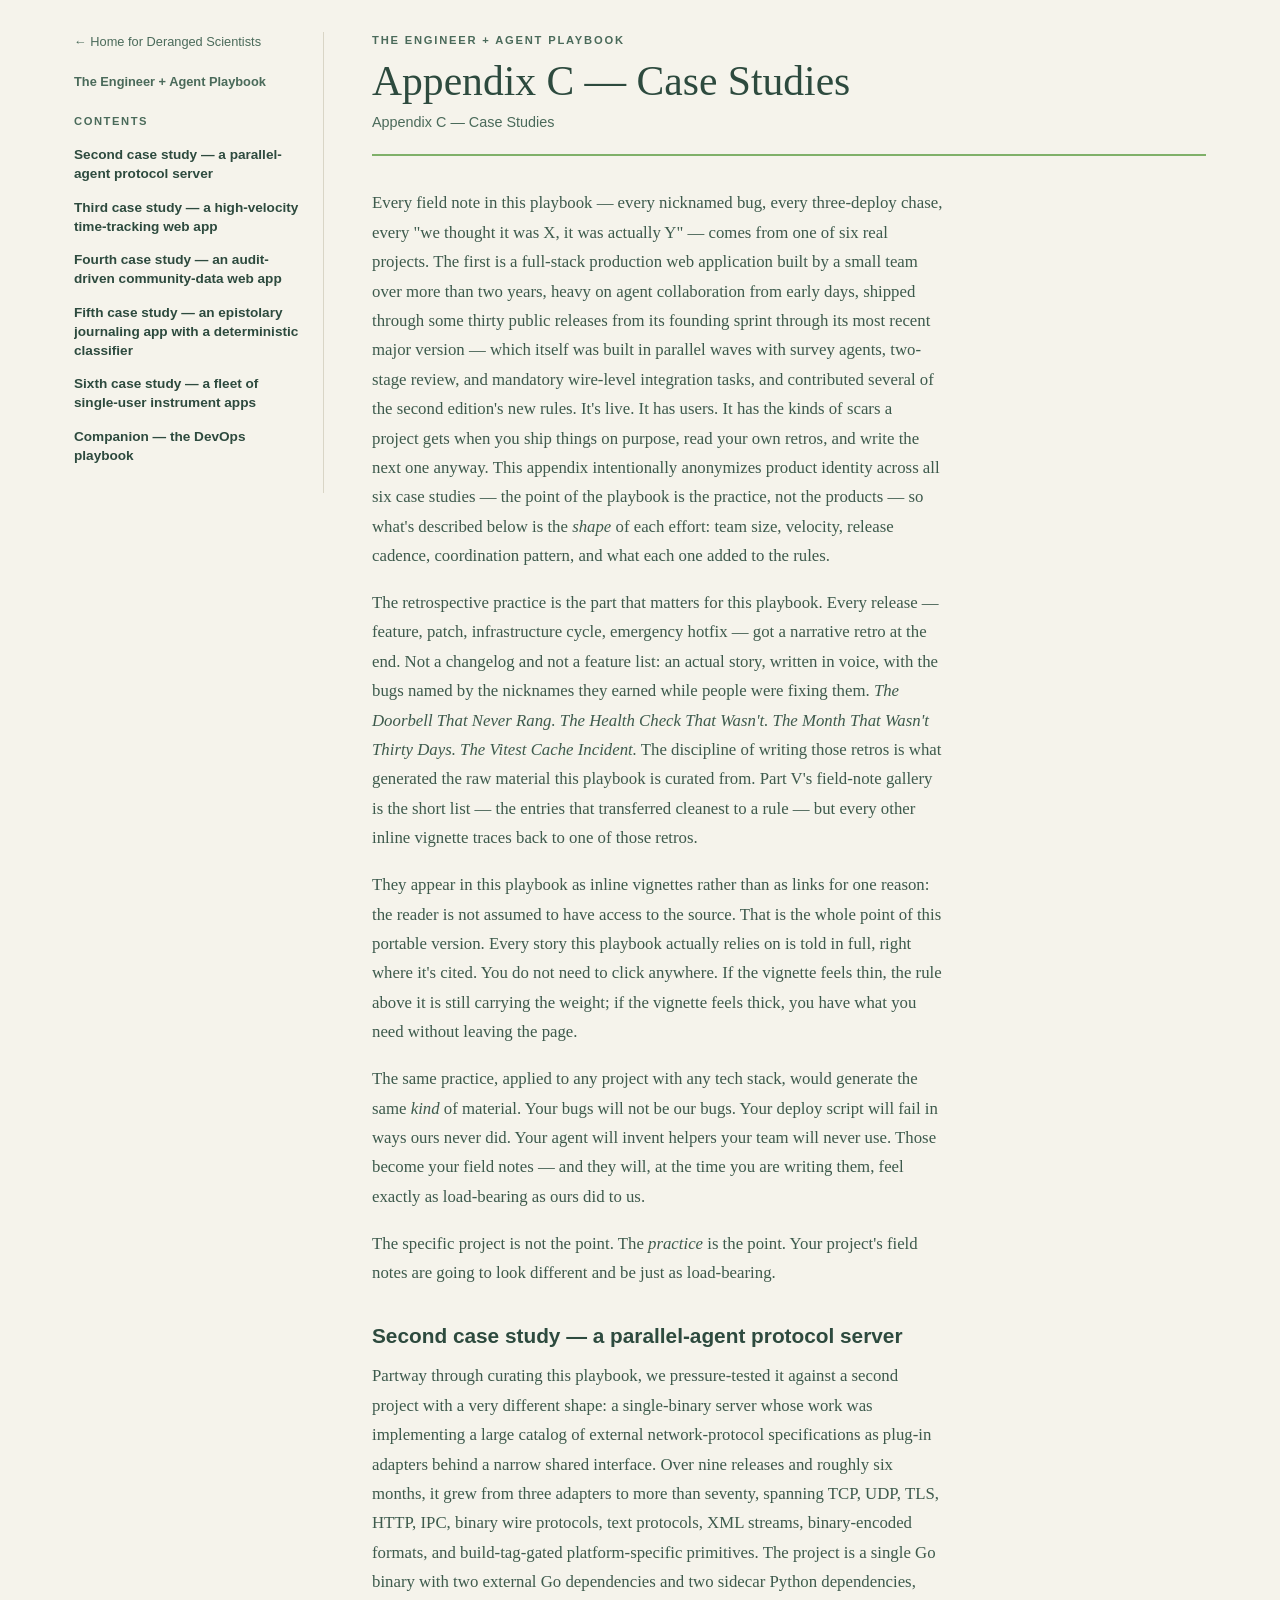
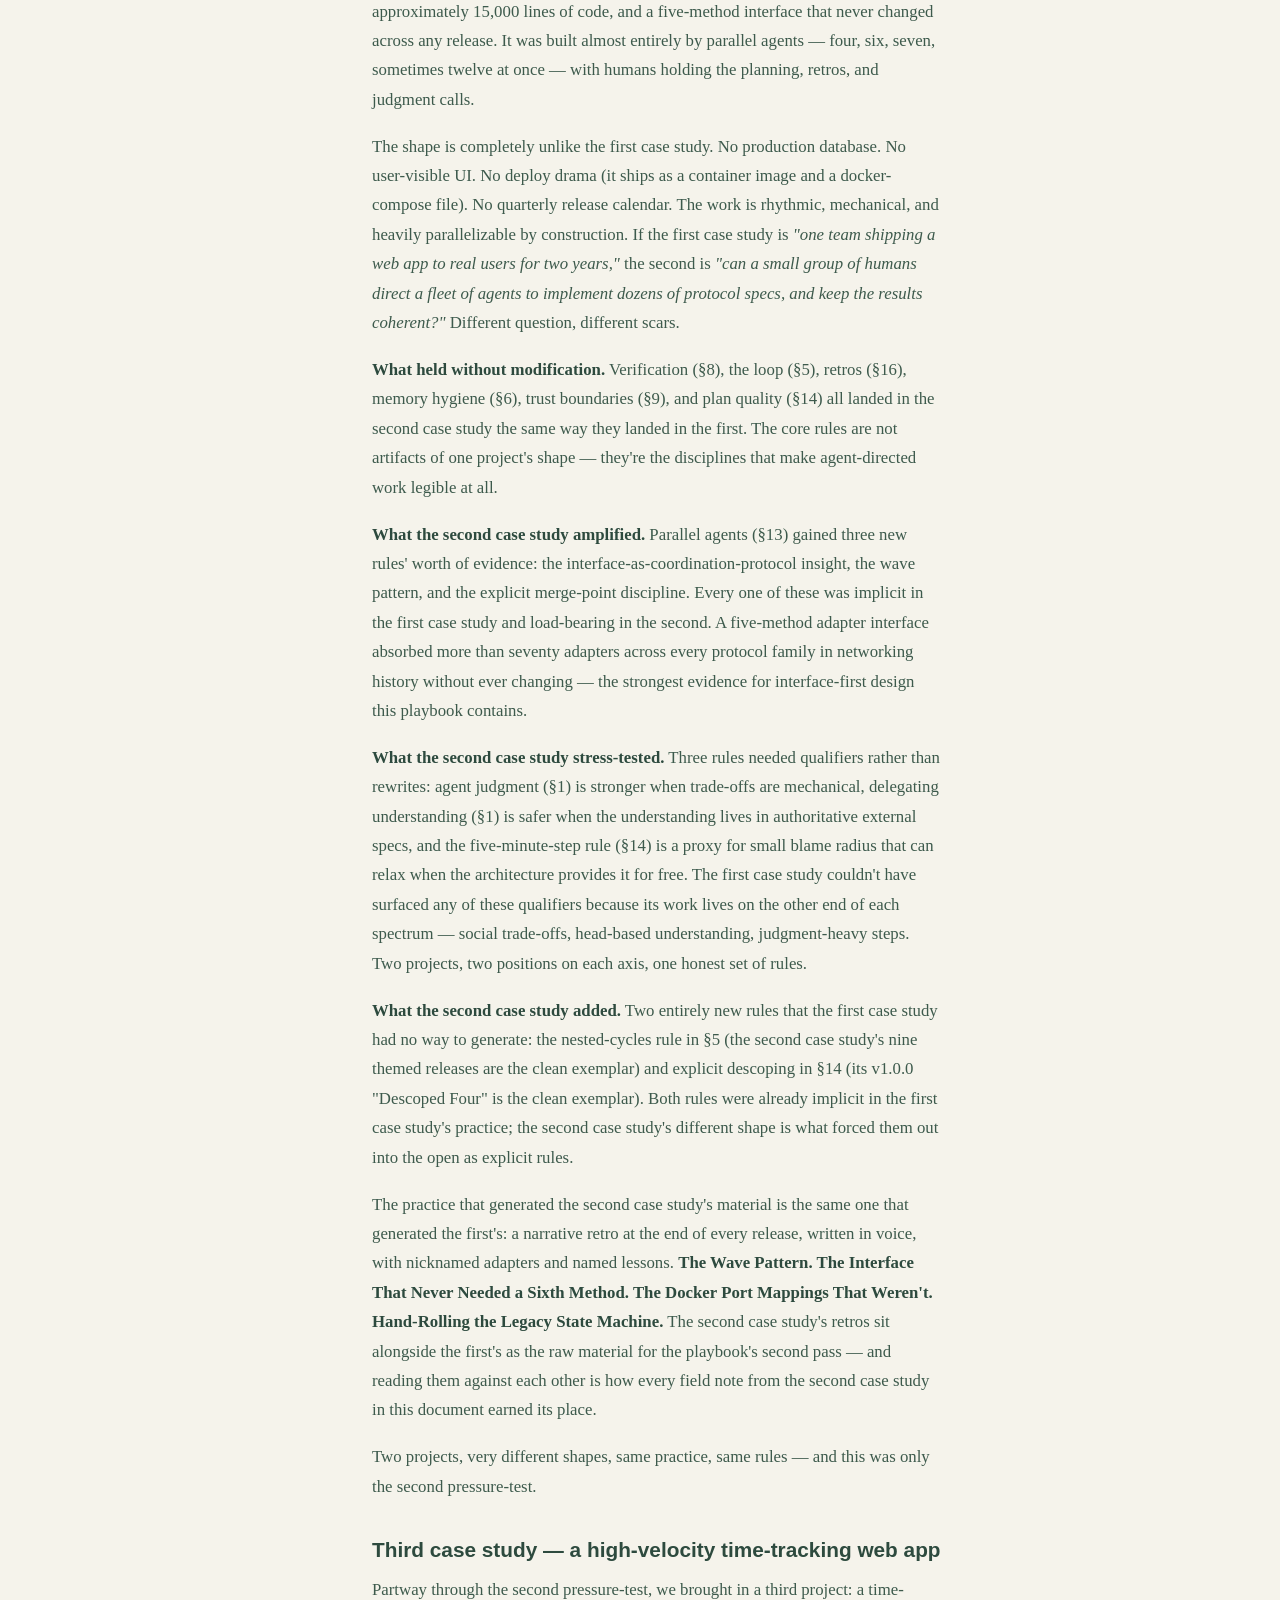
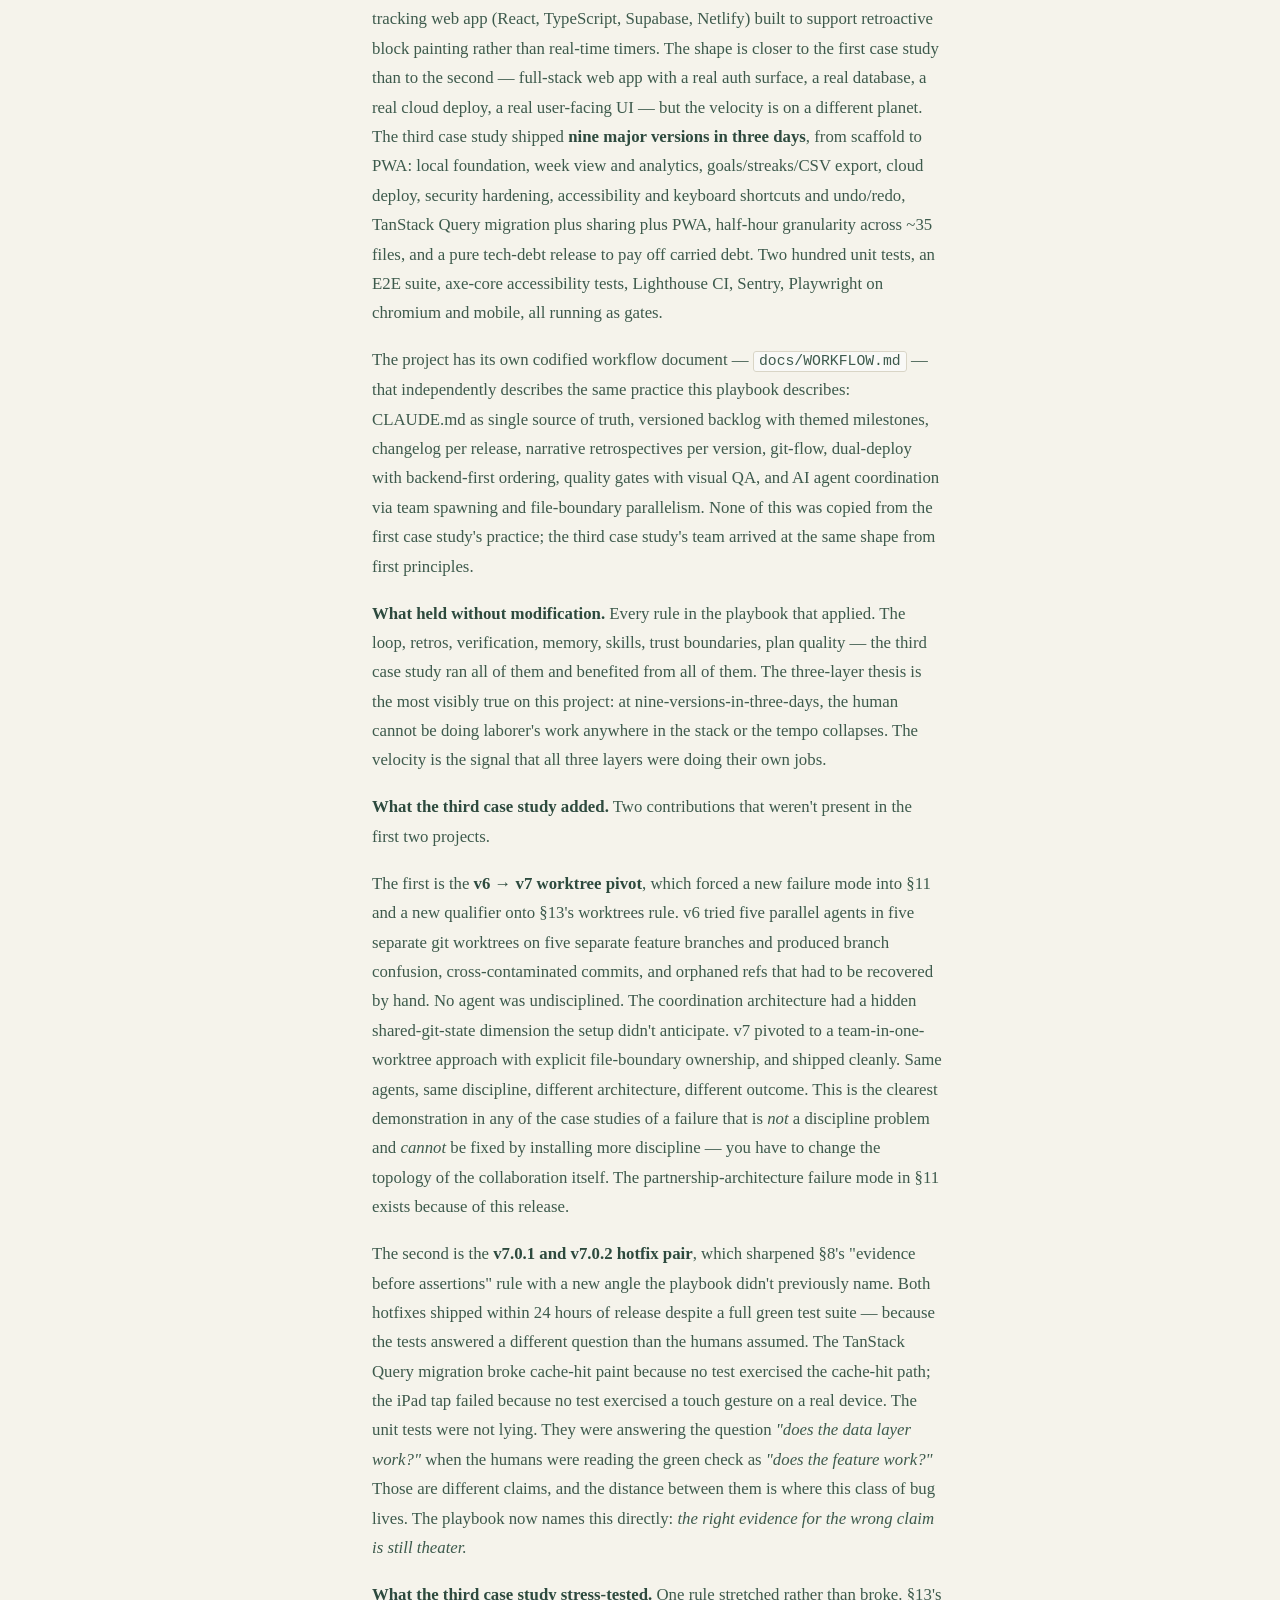
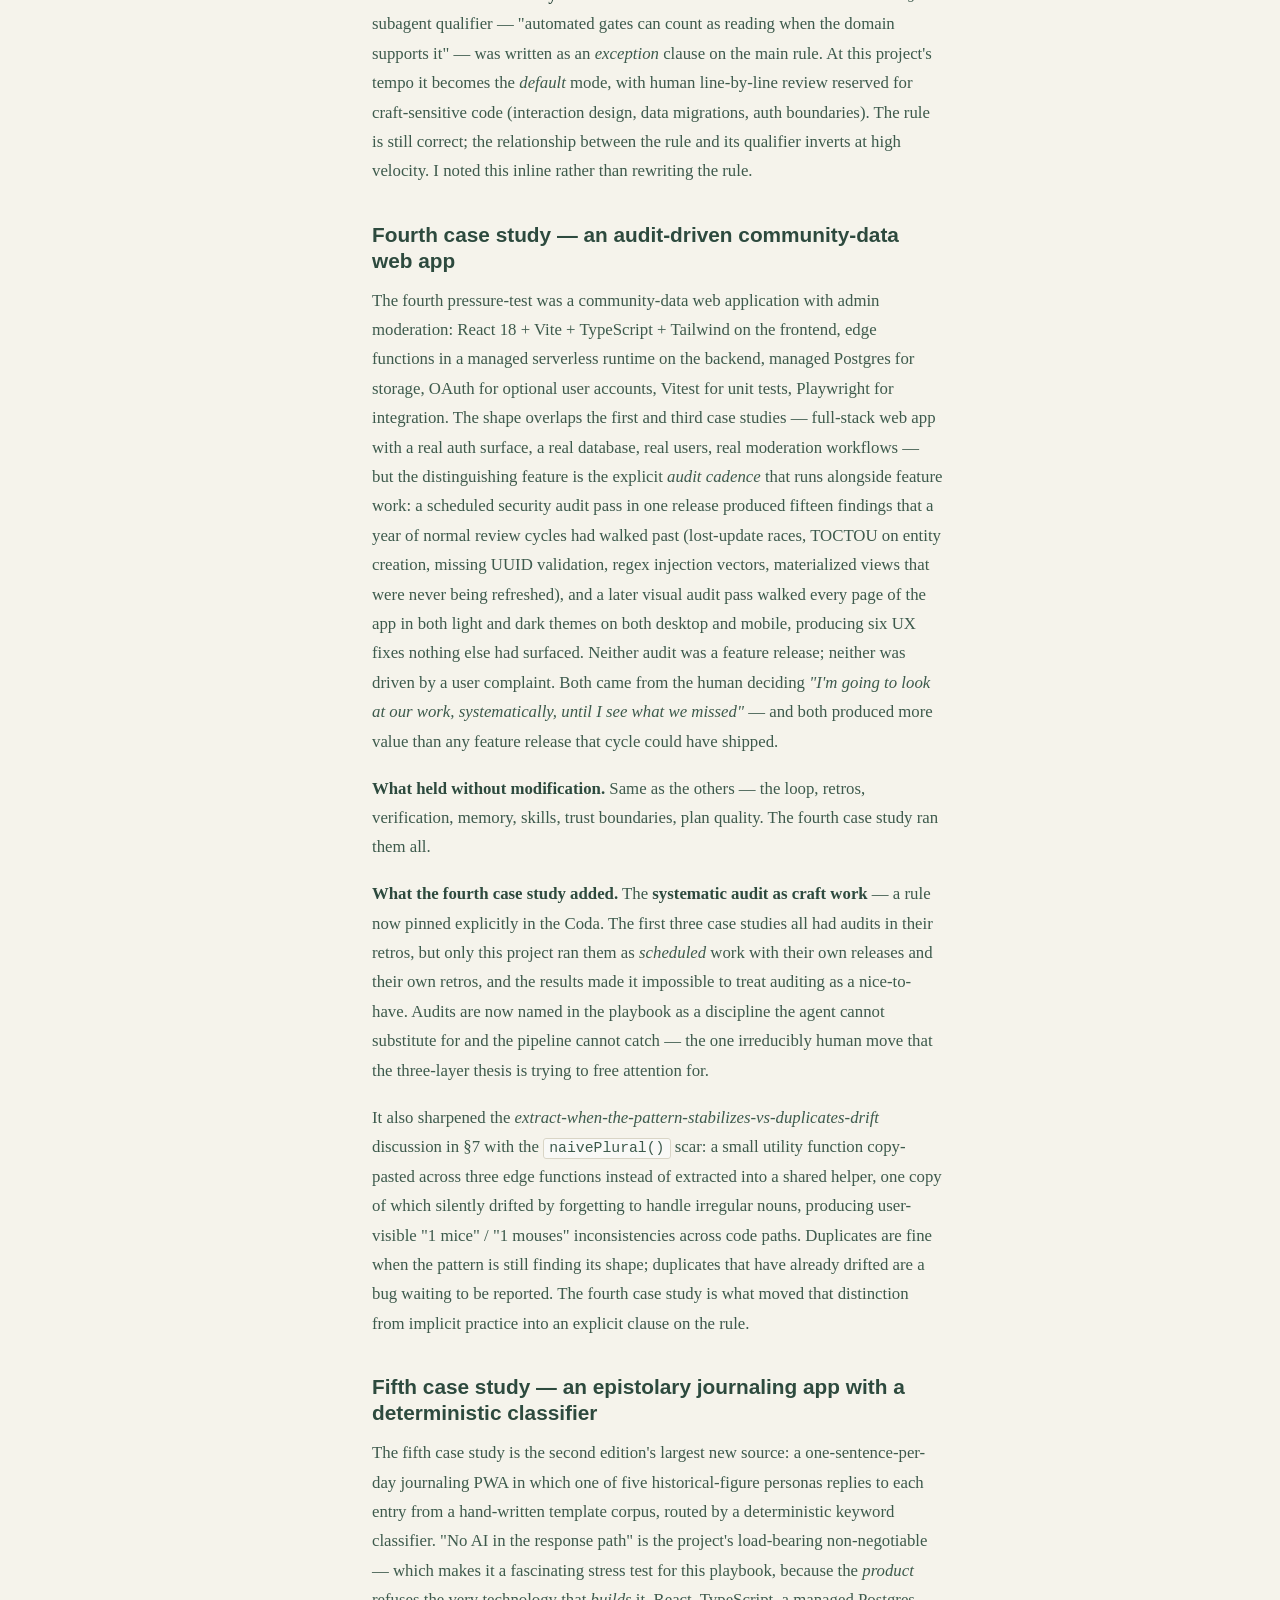
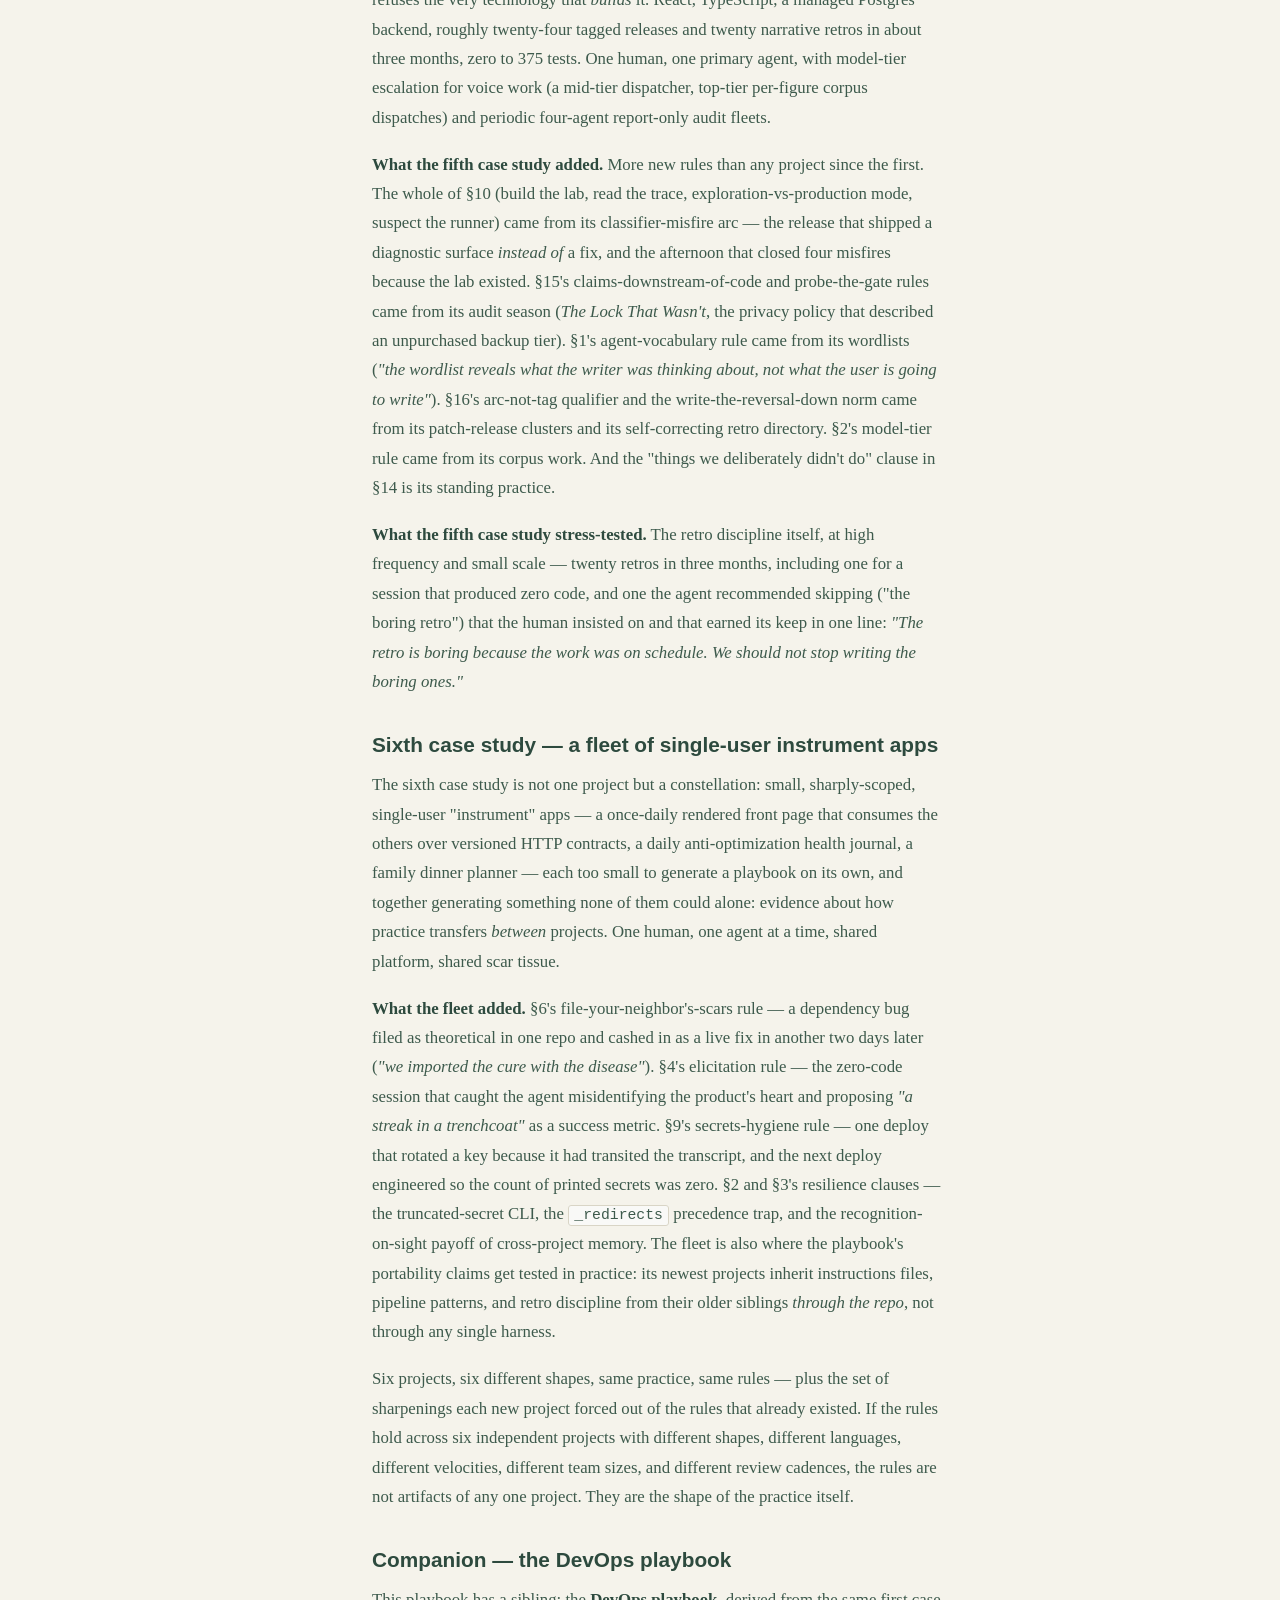
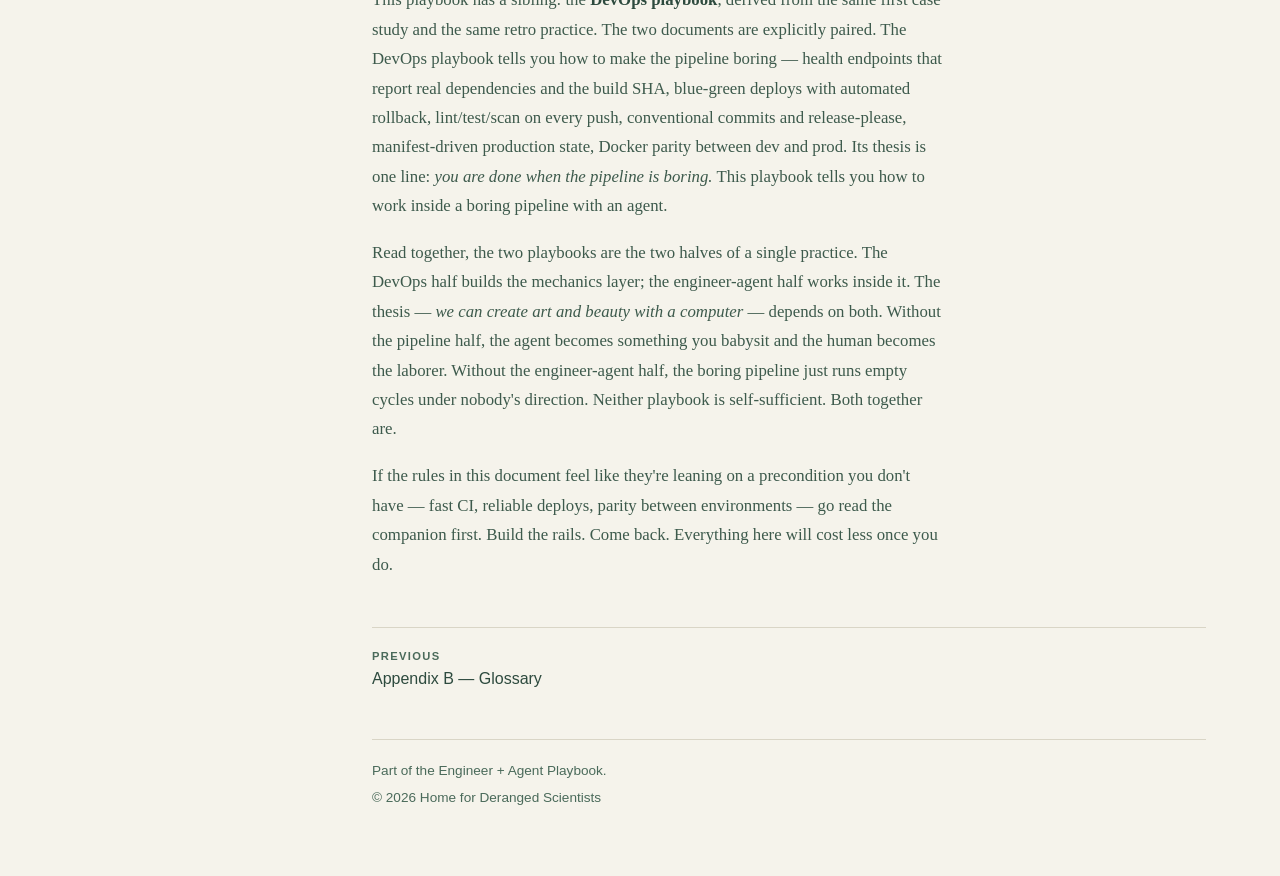
<file: playbook/appendix-c-case-studies.html>
<!DOCTYPE html>
<html lang="en">
<head>
<meta charset="UTF-8">
<meta name="viewport" content="width=device-width, initial-scale=1.0">
<title>Appendix C — Case Studies — Home for Deranged Scientists</title>
<meta name="description" content="Appendix C — Case Studies of the Engineer + Agent Playbook.">
<link rel="stylesheet" href="../assets/docs.css">
</head>
<body>
<a class="skip-link" href="#content">Skip to content</a>
<div class="doc-layout">
<nav class="doc-rail" aria-label="Contents">
<a class="doc-home" href="../">&larr; Home for Deranged Scientists</a>
<p class="rail-doc"><a href="index.html">The Engineer + Agent Playbook</a></p>
<h2 class="rail-heading">Contents</h2>
<ol class="rail-list">
<li class="rail-l2"><a href="#second-case-study--a-parallel-agent-protocol-server">Second case study — a parallel-agent protocol server</a></li>
<li class="rail-l2"><a href="#third-case-study--a-high-velocity-time-tracking-web-app">Third case study — a high-velocity time-tracking web app</a></li>
<li class="rail-l2"><a href="#fourth-case-study--an-audit-driven-community-data-web-app">Fourth case study — an audit-driven community-data web app</a></li>
<li class="rail-l2"><a href="#fifth-case-study--an-epistolary-journaling-app-with-a-deterministic-classifier">Fifth case study — an epistolary journaling app with a deterministic classifier</a></li>
<li class="rail-l2"><a href="#sixth-case-study--a-fleet-of-single-user-instrument-apps">Sixth case study — a fleet of single-user instrument apps</a></li>
<li class="rail-l2"><a href="#companion--the-devops-playbook">Companion — the DevOps playbook</a></li>
</ol>
</nav>
<main class="doc-main" id="content">
<header class="doc-masthead">
<p class="doc-eyebrow">The Engineer + Agent Playbook</p>
<h1 class="doc-title" id="appendix-c--about-the-case-studies">Appendix C — Case Studies</h1>
<p class="doc-meta">Appendix C — Case Studies</p>
</header>
<div class="doc-body">
<p>Every field note in this playbook — every nicknamed bug, every three-deploy chase, every &quot;we thought it was X, it was actually Y&quot; — comes from one of six real projects. The first is a full-stack production web application built by a small team over more than two years, heavy on agent collaboration from early days, shipped through some thirty public releases from its founding sprint through its most recent major version — which itself was built in parallel waves with survey agents, two-stage review, and mandatory wire-level integration tasks, and contributed several of the second edition&#39;s new rules. It&#39;s live. It has users. It has the kinds of scars a project gets when you ship things on purpose, read your own retros, and write the next one anyway. This appendix intentionally anonymizes product identity across all six case studies — the point of the playbook is the practice, not the products — so what&#39;s described below is the <em>shape</em> of each effort: team size, velocity, release cadence, coordination pattern, and what each one added to the rules.</p>
<p>The retrospective practice is the part that matters for this playbook. Every release — feature, patch, infrastructure cycle, emergency hotfix — got a narrative retro at the end. Not a changelog and not a feature list: an actual story, written in voice, with the bugs named by the nicknames they earned while people were fixing them. <em>The Doorbell That Never Rang. The Health Check That Wasn&#39;t. The Month That Wasn&#39;t Thirty Days. The Vitest Cache Incident.</em> The discipline of writing those retros is what generated the raw material this playbook is curated from. Part V&#39;s field-note gallery is the short list — the entries that transferred cleanest to a rule — but every other inline vignette traces back to one of those retros.</p>
<p>They appear in this playbook as inline vignettes rather than as links for one reason: the reader is not assumed to have access to the source. That is the whole point of this portable version. Every story this playbook actually relies on is told in full, right where it&#39;s cited. You do not need to click anywhere. If the vignette feels thin, the rule above it is still carrying the weight; if the vignette feels thick, you have what you need without leaving the page.</p>
<p>The same practice, applied to any project with any tech stack, would generate the same <em>kind</em> of material. Your bugs will not be our bugs. Your deploy script will fail in ways ours never did. Your agent will invent helpers your team will never use. Those become your field notes — and they will, at the time you are writing them, feel exactly as load-bearing as ours did to us.</p>
<p>The specific project is not the point. The <em>practice</em> is the point. Your project&#39;s field notes are going to look different and be just as load-bearing.</p>
<h2 id="second-case-study--a-parallel-agent-protocol-server">Second case study — a parallel-agent protocol server</h2>
<p>Partway through curating this playbook, we pressure-tested it against a second project with a very different shape: a single-binary server whose work was implementing a large catalog of external network-protocol specifications as plug-in adapters behind a narrow shared interface. Over nine releases and roughly six months, it grew from three adapters to more than seventy, spanning TCP, UDP, TLS, HTTP, IPC, binary wire protocols, text protocols, XML streams, binary-encoded formats, and build-tag-gated platform-specific primitives. The project is a single Go binary with two external Go dependencies and two sidecar Python dependencies, approximately 15,000 lines of code, and a five-method interface that never changed across any release. It was built almost entirely by parallel agents — four, six, seven, sometimes twelve at once — with humans holding the planning, retros, and judgment calls.</p>
<p>The shape is completely unlike the first case study. No production database. No user-visible UI. No deploy drama (it ships as a container image and a docker-compose file). No quarterly release calendar. The work is rhythmic, mechanical, and heavily parallelizable by construction. If the first case study is <em>&quot;one team shipping a web app to real users for two years,&quot;</em> the second is <em>&quot;can a small group of humans direct a fleet of agents to implement dozens of protocol specs, and keep the results coherent?&quot;</em> Different question, different scars.</p>
<p><strong>What held without modification.</strong> Verification (§8), the loop (§5), retros (§16), memory hygiene (§6), trust boundaries (§9), and plan quality (§14) all landed in the second case study the same way they landed in the first. The core rules are not artifacts of one project&#39;s shape — they&#39;re the disciplines that make agent-directed work legible at all.</p>
<p><strong>What the second case study amplified.</strong> Parallel agents (§13) gained three new rules&#39; worth of evidence: the interface-as-coordination-protocol insight, the wave pattern, and the explicit merge-point discipline. Every one of these was implicit in the first case study and load-bearing in the second. A five-method adapter interface absorbed more than seventy adapters across every protocol family in networking history without ever changing — the strongest evidence for interface-first design this playbook contains.</p>
<p><strong>What the second case study stress-tested.</strong> Three rules needed qualifiers rather than rewrites: agent judgment (§1) is stronger when trade-offs are mechanical, delegating understanding (§1) is safer when the understanding lives in authoritative external specs, and the five-minute-step rule (§14) is a proxy for small blame radius that can relax when the architecture provides it for free. The first case study couldn&#39;t have surfaced any of these qualifiers because its work lives on the other end of each spectrum — social trade-offs, head-based understanding, judgment-heavy steps. Two projects, two positions on each axis, one honest set of rules.</p>
<p><strong>What the second case study added.</strong> Two entirely new rules that the first case study had no way to generate: the nested-cycles rule in §5 (the second case study&#39;s nine themed releases are the clean exemplar) and explicit descoping in §14 (its v1.0.0 &quot;Descoped Four&quot; is the clean exemplar). Both rules were already implicit in the first case study&#39;s practice; the second case study&#39;s different shape is what forced them out into the open as explicit rules.</p>
<p>The practice that generated the second case study&#39;s material is the same one that generated the first&#39;s: a narrative retro at the end of every release, written in voice, with nicknamed adapters and named lessons. <strong>The Wave Pattern. The Interface That Never Needed a Sixth Method. The Docker Port Mappings That Weren&#39;t. Hand-Rolling the Legacy State Machine.</strong> The second case study&#39;s retros sit alongside the first&#39;s as the raw material for the playbook&#39;s second pass — and reading them against each other is how every field note from the second case study in this document earned its place.</p>
<p>Two projects, very different shapes, same practice, same rules — and this was only the second pressure-test.</p>
<h2 id="third-case-study--a-high-velocity-time-tracking-web-app">Third case study — a high-velocity time-tracking web app</h2>
<p>Partway through the second pressure-test, we brought in a third project: a time-tracking web app (React, TypeScript, Supabase, Netlify) built to support retroactive block painting rather than real-time timers. The shape is closer to the first case study than to the second — full-stack web app with a real auth surface, a real database, a real cloud deploy, a real user-facing UI — but the velocity is on a different planet. The third case study shipped <strong>nine major versions in three days</strong>, from scaffold to PWA: local foundation, week view and analytics, goals/streaks/CSV export, cloud deploy, security hardening, accessibility and keyboard shortcuts and undo/redo, TanStack Query migration plus sharing plus PWA, half-hour granularity across ~35 files, and a pure tech-debt release to pay off carried debt. Two hundred unit tests, an E2E suite, axe-core accessibility tests, Lighthouse CI, Sentry, Playwright on chromium and mobile, all running as gates.</p>
<p>The project has its own codified workflow document — <code>docs/WORKFLOW.md</code> — that independently describes the same practice this playbook describes: CLAUDE.md as single source of truth, versioned backlog with themed milestones, changelog per release, narrative retrospectives per version, git-flow, dual-deploy with backend-first ordering, quality gates with visual QA, and AI agent coordination via team spawning and file-boundary parallelism. None of this was copied from the first case study&#39;s practice; the third case study&#39;s team arrived at the same shape from first principles.</p>
<p><strong>What held without modification.</strong> Every rule in the playbook that applied. The loop, retros, verification, memory, skills, trust boundaries, plan quality — the third case study ran all of them and benefited from all of them. The three-layer thesis is the most visibly true on this project: at nine-versions-in-three-days, the human cannot be doing laborer&#39;s work anywhere in the stack or the tempo collapses. The velocity is the signal that all three layers were doing their own jobs.</p>
<p><strong>What the third case study added.</strong> Two contributions that weren&#39;t present in the first two projects.</p>
<p>The first is the <strong>v6 → v7 worktree pivot</strong>, which forced a new failure mode into §11 and a new qualifier onto §13&#39;s worktrees rule. v6 tried five parallel agents in five separate git worktrees on five separate feature branches and produced branch confusion, cross-contaminated commits, and orphaned refs that had to be recovered by hand. No agent was undisciplined. The coordination architecture had a hidden shared-git-state dimension the setup didn&#39;t anticipate. v7 pivoted to a team-in-one-worktree approach with explicit file-boundary ownership, and shipped cleanly. Same agents, same discipline, different architecture, different outcome. This is the clearest demonstration in any of the case studies of a failure that is <em>not</em> a discipline problem and <em>cannot</em> be fixed by installing more discipline — you have to change the topology of the collaboration itself. The partnership-architecture failure mode in §11 exists because of this release.</p>
<p>The second is the <strong>v7.0.1 and v7.0.2 hotfix pair</strong>, which sharpened §8&#39;s &quot;evidence before assertions&quot; rule with a new angle the playbook didn&#39;t previously name. Both hotfixes shipped within 24 hours of release despite a full green test suite — because the tests answered a different question than the humans assumed. The TanStack Query migration broke cache-hit paint because no test exercised the cache-hit path; the iPad tap failed because no test exercised a touch gesture on a real device. The unit tests were not lying. They were answering the question <em>&quot;does the data layer work?&quot;</em> when the humans were reading the green check as <em>&quot;does the feature work?&quot;</em> Those are different claims, and the distance between them is where this class of bug lives. The playbook now names this directly: <em>the right evidence for the wrong claim is still theater.</em></p>
<p><strong>What the third case study stress-tested.</strong> One rule stretched rather than broke. §13&#39;s subagent qualifier — &quot;automated gates can count as reading when the domain supports it&quot; — was written as an <em>exception</em> clause on the main rule. At this project&#39;s tempo it becomes the <em>default</em> mode, with human line-by-line review reserved for craft-sensitive code (interaction design, data migrations, auth boundaries). The rule is still correct; the relationship between the rule and its qualifier inverts at high velocity. I noted this inline rather than rewriting the rule.</p>
<h2 id="fourth-case-study--an-audit-driven-community-data-web-app">Fourth case study — an audit-driven community-data web app</h2>
<p>The fourth pressure-test was a community-data web application with admin moderation: React 18 + Vite + TypeScript + Tailwind on the frontend, edge functions in a managed serverless runtime on the backend, managed Postgres for storage, OAuth for optional user accounts, Vitest for unit tests, Playwright for integration. The shape overlaps the first and third case studies — full-stack web app with a real auth surface, a real database, real users, real moderation workflows — but the distinguishing feature is the explicit <em>audit cadence</em> that runs alongside feature work: a scheduled security audit pass in one release produced fifteen findings that a year of normal review cycles had walked past (lost-update races, TOCTOU on entity creation, missing UUID validation, regex injection vectors, materialized views that were never being refreshed), and a later visual audit pass walked every page of the app in both light and dark themes on both desktop and mobile, producing six UX fixes nothing else had surfaced. Neither audit was a feature release; neither was driven by a user complaint. Both came from the human deciding <em>&quot;I&#39;m going to look at our work, systematically, until I see what we missed&quot;</em> — and both produced more value than any feature release that cycle could have shipped.</p>
<p><strong>What held without modification.</strong> Same as the others — the loop, retros, verification, memory, skills, trust boundaries, plan quality. The fourth case study ran them all.</p>
<p><strong>What the fourth case study added.</strong> The <strong>systematic audit as craft work</strong> — a rule now pinned explicitly in the Coda. The first three case studies all had audits in their retros, but only this project ran them as <em>scheduled</em> work with their own releases and their own retros, and the results made it impossible to treat auditing as a nice-to-have. Audits are now named in the playbook as a discipline the agent cannot substitute for and the pipeline cannot catch — the one irreducibly human move that the three-layer thesis is trying to free attention for.</p>
<p>It also sharpened the <em>extract-when-the-pattern-stabilizes-vs-duplicates-drift</em> discussion in §7 with the <code>naivePlural()</code> scar: a small utility function copy-pasted across three edge functions instead of extracted into a shared helper, one copy of which silently drifted by forgetting to handle irregular nouns, producing user-visible &quot;1 mice&quot; / &quot;1 mouses&quot; inconsistencies across code paths. Duplicates are fine when the pattern is still finding its shape; duplicates that have already drifted are a bug waiting to be reported. The fourth case study is what moved that distinction from implicit practice into an explicit clause on the rule.</p>
<h2 id="fifth-case-study--an-epistolary-journaling-app-with-a-deterministic-classifier">Fifth case study — an epistolary journaling app with a deterministic classifier</h2>
<p>The fifth case study is the second edition&#39;s largest new source: a one-sentence-per-day journaling PWA in which one of five historical-figure personas replies to each entry from a hand-written template corpus, routed by a deterministic keyword classifier. &quot;No AI in the response path&quot; is the project&#39;s load-bearing non-negotiable — which makes it a fascinating stress test for this playbook, because the <em>product</em> refuses the very technology that <em>builds</em> it. React, TypeScript, a managed Postgres backend, roughly twenty-four tagged releases and twenty narrative retros in about three months, zero to 375 tests. One human, one primary agent, with model-tier escalation for voice work (a mid-tier dispatcher, top-tier per-figure corpus dispatches) and periodic four-agent report-only audit fleets.</p>
<p><strong>What the fifth case study added.</strong> More new rules than any project since the first. The whole of §10 (build the lab, read the trace, exploration-vs-production mode, suspect the runner) came from its classifier-misfire arc — the release that shipped a diagnostic surface <em>instead of</em> a fix, and the afternoon that closed four misfires because the lab existed. §15&#39;s claims-downstream-of-code and probe-the-gate rules came from its audit season (<em>The Lock That Wasn&#39;t</em>, the privacy policy that described an unpurchased backup tier). §1&#39;s agent-vocabulary rule came from its wordlists (<em>&quot;the wordlist reveals what the writer was thinking about, not what the user is going to write&quot;</em>). §16&#39;s arc-not-tag qualifier and the write-the-reversal-down norm came from its patch-release clusters and its self-correcting retro directory. §2&#39;s model-tier rule came from its corpus work. And the &quot;things we deliberately didn&#39;t do&quot; clause in §14 is its standing practice.</p>
<p><strong>What the fifth case study stress-tested.</strong> The retro discipline itself, at high frequency and small scale — twenty retros in three months, including one for a session that produced zero code, and one the agent recommended skipping (&quot;the boring retro&quot;) that the human insisted on and that earned its keep in one line: <em>&quot;The retro is boring because the work was on schedule. We should not stop writing the boring ones.&quot;</em></p>
<h2 id="sixth-case-study--a-fleet-of-single-user-instrument-apps">Sixth case study — a fleet of single-user instrument apps</h2>
<p>The sixth case study is not one project but a constellation: small, sharply-scoped, single-user &quot;instrument&quot; apps — a once-daily rendered front page that consumes the others over versioned HTTP contracts, a daily anti-optimization health journal, a family dinner planner — each too small to generate a playbook on its own, and together generating something none of them could alone: evidence about how practice transfers <em>between</em> projects. One human, one agent at a time, shared platform, shared scar tissue.</p>
<p><strong>What the fleet added.</strong> §6&#39;s file-your-neighbor&#39;s-scars rule — a dependency bug filed as theoretical in one repo and cashed in as a live fix in another two days later (<em>&quot;we imported the cure with the disease&quot;</em>). §4&#39;s elicitation rule — the zero-code session that caught the agent misidentifying the product&#39;s heart and proposing <em>&quot;a streak in a trenchcoat&quot;</em> as a success metric. §9&#39;s secrets-hygiene rule — one deploy that rotated a key because it had transited the transcript, and the next deploy engineered so the count of printed secrets was zero. §2 and §3&#39;s resilience clauses — the truncated-secret CLI, the <code>_redirects</code> precedence trap, and the recognition-on-sight payoff of cross-project memory. The fleet is also where the playbook&#39;s portability claims get tested in practice: its newest projects inherit instructions files, pipeline patterns, and retro discipline from their older siblings <em>through the repo</em>, not through any single harness.</p>
<p>Six projects, six different shapes, same practice, same rules — plus the set of sharpenings each new project forced out of the rules that already existed. If the rules hold across six independent projects with different shapes, different languages, different velocities, different team sizes, and different review cadences, the rules are not artifacts of any one project. They are the shape of the practice itself.</p>
<h2 id="companion--the-devops-playbook">Companion — the DevOps playbook</h2>
<p>This playbook has a sibling: the <strong>DevOps playbook</strong>, derived from the same first case study and the same retro practice. The two documents are explicitly paired. The DevOps playbook tells you how to make the pipeline boring — health endpoints that report real dependencies and the build SHA, blue-green deploys with automated rollback, lint/test/scan on every push, conventional commits and release-please, manifest-driven production state, Docker parity between dev and prod. Its thesis is one line: <em>you are done when the pipeline is boring.</em> This playbook tells you how to work inside a boring pipeline with an agent.</p>
<p>Read together, the two playbooks are the two halves of a single practice. The DevOps half builds the mechanics layer; the engineer-agent half works inside it. The thesis — <em>we can create art and beauty with a computer</em> — depends on both. Without the pipeline half, the agent becomes something you babysit and the human becomes the laborer. Without the engineer-agent half, the boring pipeline just runs empty cycles under nobody&#39;s direction. Neither playbook is self-sufficient. Both together are.</p>
<p>If the rules in this document feel like they&#39;re leaning on a precondition you don&#39;t have — fast CI, reliable deploys, parity between environments — go read the companion first. Build the rails. Come back. Everything here will cost less once you do.</p>


</div>
<nav class="doc-pager" aria-label="Document sections">
<a class="pager-prev" href="appendix-b-glossary.html"><span class="pager-dir">Previous</span><span class="pager-name">Appendix B — Glossary</span></a>
</nav>
<footer class="doc-footer">
<p>Part of the Engineer + Agent Playbook.</p>
<p>&copy; 2026 Home for Deranged Scientists</p>
</footer>
</main>
</div>
</body>
</html>
</file>
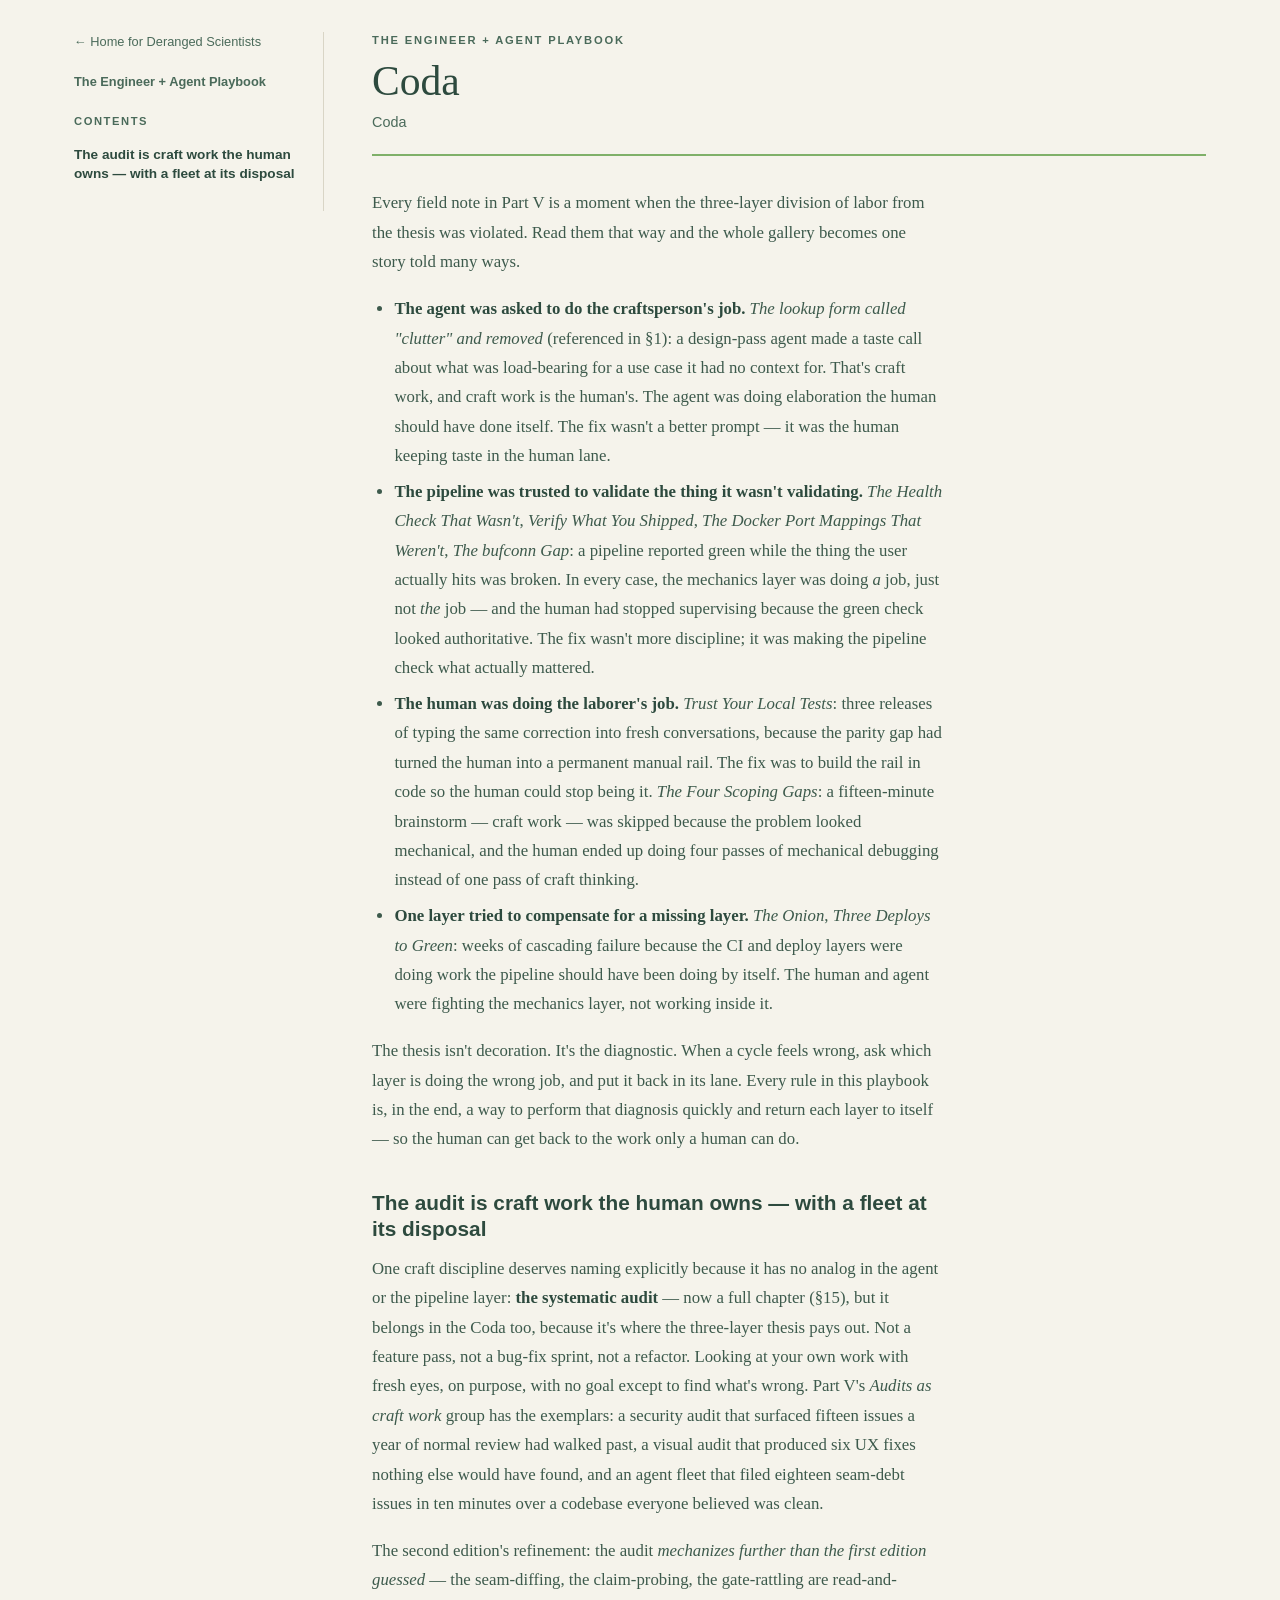
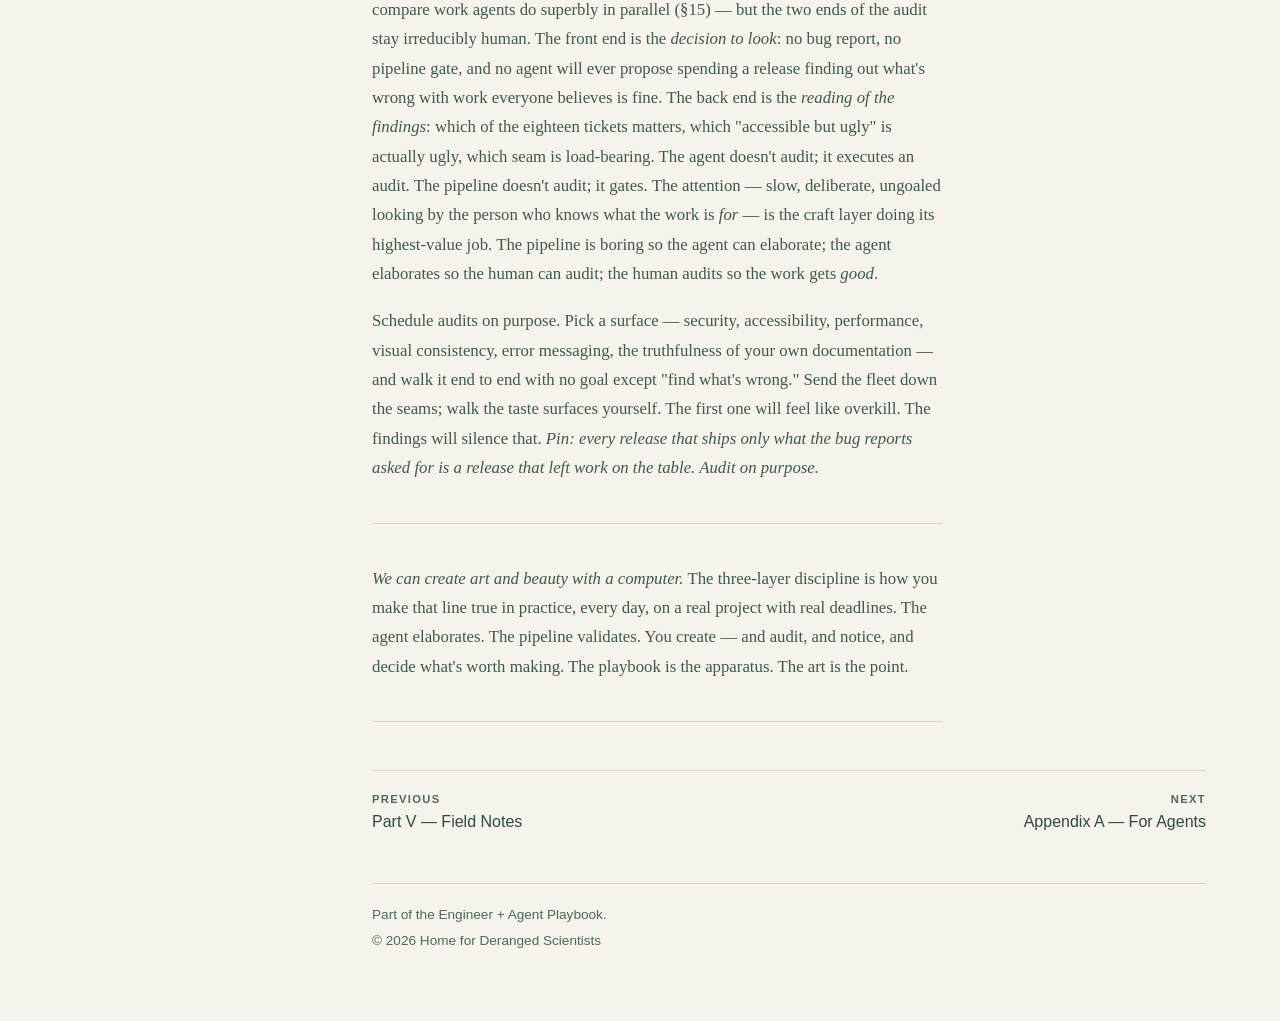
<file: playbook/coda.html>
<!DOCTYPE html>
<html lang="en">
<head>
<meta charset="UTF-8">
<meta name="viewport" content="width=device-width, initial-scale=1.0">
<title>Coda — Home for Deranged Scientists</title>
<meta name="description" content="Coda of the Engineer + Agent Playbook.">
<link rel="stylesheet" href="../assets/docs.css">
</head>
<body>
<a class="skip-link" href="#content">Skip to content</a>
<div class="doc-layout">
<nav class="doc-rail" aria-label="Contents">
<a class="doc-home" href="../">&larr; Home for Deranged Scientists</a>
<p class="rail-doc"><a href="index.html">The Engineer + Agent Playbook</a></p>
<h2 class="rail-heading">Contents</h2>
<ol class="rail-list">
<li class="rail-l2"><a href="#the-audit-is-craft-work-the-human-owns--with-a-fleet-at-its-disposal">The audit is craft work the human owns — with a fleet at its disposal</a></li>
</ol>
</nav>
<main class="doc-main" id="content">
<header class="doc-masthead">
<p class="doc-eyebrow">The Engineer + Agent Playbook</p>
<h1 class="doc-title" id="coda--the-three-layers-read-back-through-the-field-notes">Coda</h1>
<p class="doc-meta">Coda</p>
</header>
<div class="doc-body">
<p>Every field note in Part V is a moment when the three-layer division of labor from the thesis was violated. Read them that way and the whole gallery becomes one story told many ways.</p>
<ul>
<li><strong>The agent was asked to do the craftsperson&#39;s job.</strong> <em>The lookup form called &quot;clutter&quot; and removed</em> (referenced in §1): a design-pass agent made a taste call about what was load-bearing for a use case it had no context for. That&#39;s craft work, and craft work is the human&#39;s. The agent was doing elaboration the human should have done itself. The fix wasn&#39;t a better prompt — it was the human keeping taste in the human lane.</li>
<li><strong>The pipeline was trusted to validate the thing it wasn&#39;t validating.</strong> <em>The Health Check That Wasn&#39;t</em>, <em>Verify What You Shipped</em>, <em>The Docker Port Mappings That Weren&#39;t</em>, <em>The bufconn Gap</em>: a pipeline reported green while the thing the user actually hits was broken. In every case, the mechanics layer was doing <em>a</em> job, just not <em>the</em> job — and the human had stopped supervising because the green check looked authoritative. The fix wasn&#39;t more discipline; it was making the pipeline check what actually mattered.</li>
<li><strong>The human was doing the laborer&#39;s job.</strong> <em>Trust Your Local Tests</em>: three releases of typing the same correction into fresh conversations, because the parity gap had turned the human into a permanent manual rail. The fix was to build the rail in code so the human could stop being it. <em>The Four Scoping Gaps</em>: a fifteen-minute brainstorm — craft work — was skipped because the problem looked mechanical, and the human ended up doing four passes of mechanical debugging instead of one pass of craft thinking.</li>
<li><strong>One layer tried to compensate for a missing layer.</strong> <em>The Onion</em>, <em>Three Deploys to Green</em>: weeks of cascading failure because the CI and deploy layers were doing work the pipeline should have been doing by itself. The human and agent were fighting the mechanics layer, not working inside it.</li>
</ul>
<p>The thesis isn&#39;t decoration. It&#39;s the diagnostic. When a cycle feels wrong, ask which layer is doing the wrong job, and put it back in its lane. Every rule in this playbook is, in the end, a way to perform that diagnosis quickly and return each layer to itself — so the human can get back to the work only a human can do.</p>
<h2 id="the-audit-is-craft-work-the-human-owns--with-a-fleet-at-its-disposal">The audit is craft work the human owns — with a fleet at its disposal</h2>
<p>One craft discipline deserves naming explicitly because it has no analog in the agent or the pipeline layer: <strong>the systematic audit</strong> — now a full chapter (§15), but it belongs in the Coda too, because it&#39;s where the three-layer thesis pays out. Not a feature pass, not a bug-fix sprint, not a refactor. Looking at your own work with fresh eyes, on purpose, with no goal except to find what&#39;s wrong. Part V&#39;s <em>Audits as craft work</em> group has the exemplars: a security audit that surfaced fifteen issues a year of normal review had walked past, a visual audit that produced six UX fixes nothing else would have found, and an agent fleet that filed eighteen seam-debt issues in ten minutes over a codebase everyone believed was clean.</p>
<p>The second edition&#39;s refinement: the audit <em>mechanizes further than the first edition guessed</em> — the seam-diffing, the claim-probing, the gate-rattling are read-and-compare work agents do superbly in parallel (§15) — but the two ends of the audit stay irreducibly human. The front end is the <em>decision to look</em>: no bug report, no pipeline gate, and no agent will ever propose spending a release finding out what&#39;s wrong with work everyone believes is fine. The back end is the <em>reading of the findings</em>: which of the eighteen tickets matters, which &quot;accessible but ugly&quot; is actually ugly, which seam is load-bearing. The agent doesn&#39;t audit; it executes an audit. The pipeline doesn&#39;t audit; it gates. The attention — slow, deliberate, ungoaled looking by the person who knows what the work is <em>for</em> — is the craft layer doing its highest-value job. The pipeline is boring so the agent can elaborate; the agent elaborates so the human can audit; the human audits so the work gets <em>good</em>.</p>
<p>Schedule audits on purpose. Pick a surface — security, accessibility, performance, visual consistency, error messaging, the truthfulness of your own documentation — and walk it end to end with no goal except &quot;find what&#39;s wrong.&quot; Send the fleet down the seams; walk the taste surfaces yourself. The first one will feel like overkill. The findings will silence that. <em>Pin: every release that ships only what the bug reports asked for is a release that left work on the table. Audit on purpose.</em></p>
<hr>
<p><em>We can create art and beauty with a computer.</em> The three-layer discipline is how you make that line true in practice, every day, on a real project with real deadlines. The agent elaborates. The pipeline validates. You create — and audit, and notice, and decide what&#39;s worth making. The playbook is the apparatus. The art is the point.</p>
<hr>


</div>
<nav class="doc-pager" aria-label="Document sections">
<a class="pager-prev" href="field-notes.html"><span class="pager-dir">Previous</span><span class="pager-name">Part V — Field Notes</span></a>
<a class="pager-next" href="appendix-a-agents.html"><span class="pager-dir">Next</span><span class="pager-name">Appendix A — For Agents</span></a>
</nav>
<footer class="doc-footer">
<p>Part of the Engineer + Agent Playbook.</p>
<p>&copy; 2026 Home for Deranged Scientists</p>
</footer>
</main>
</div>
</body>
</html>
</file>
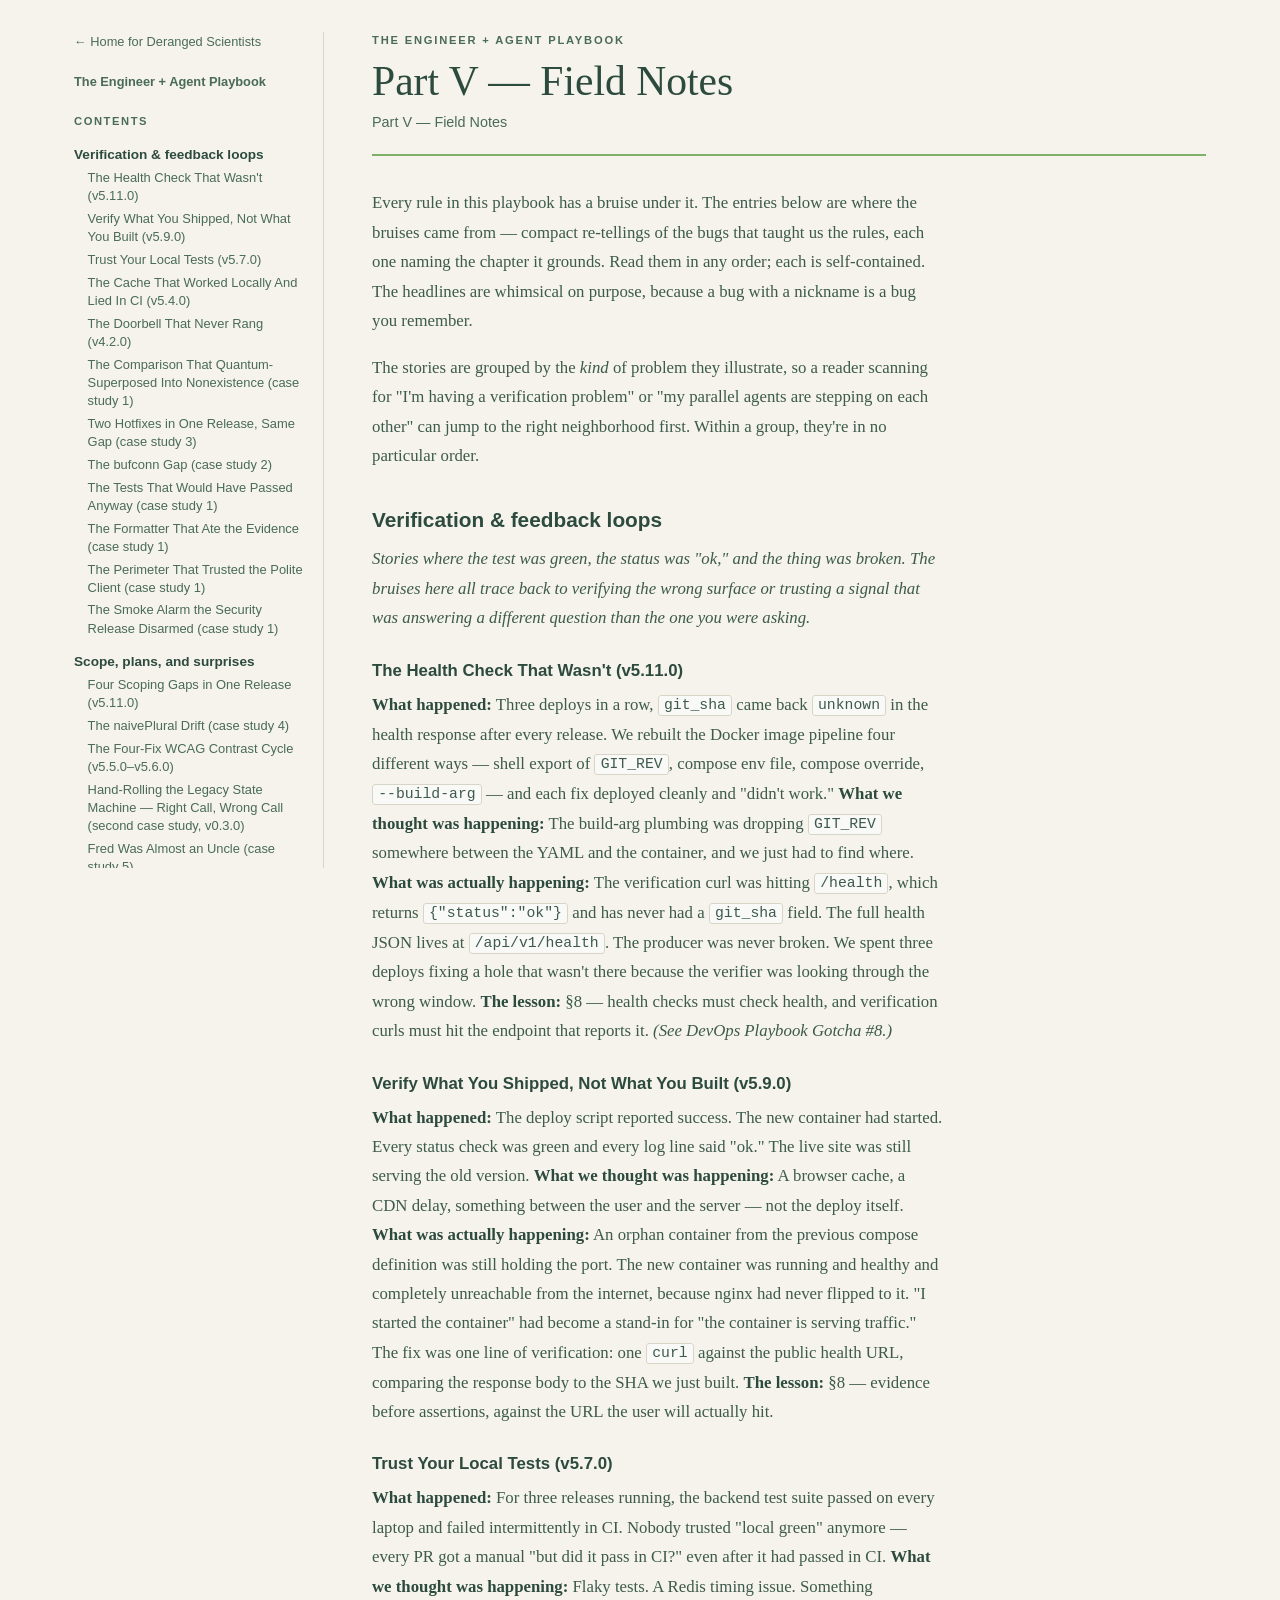
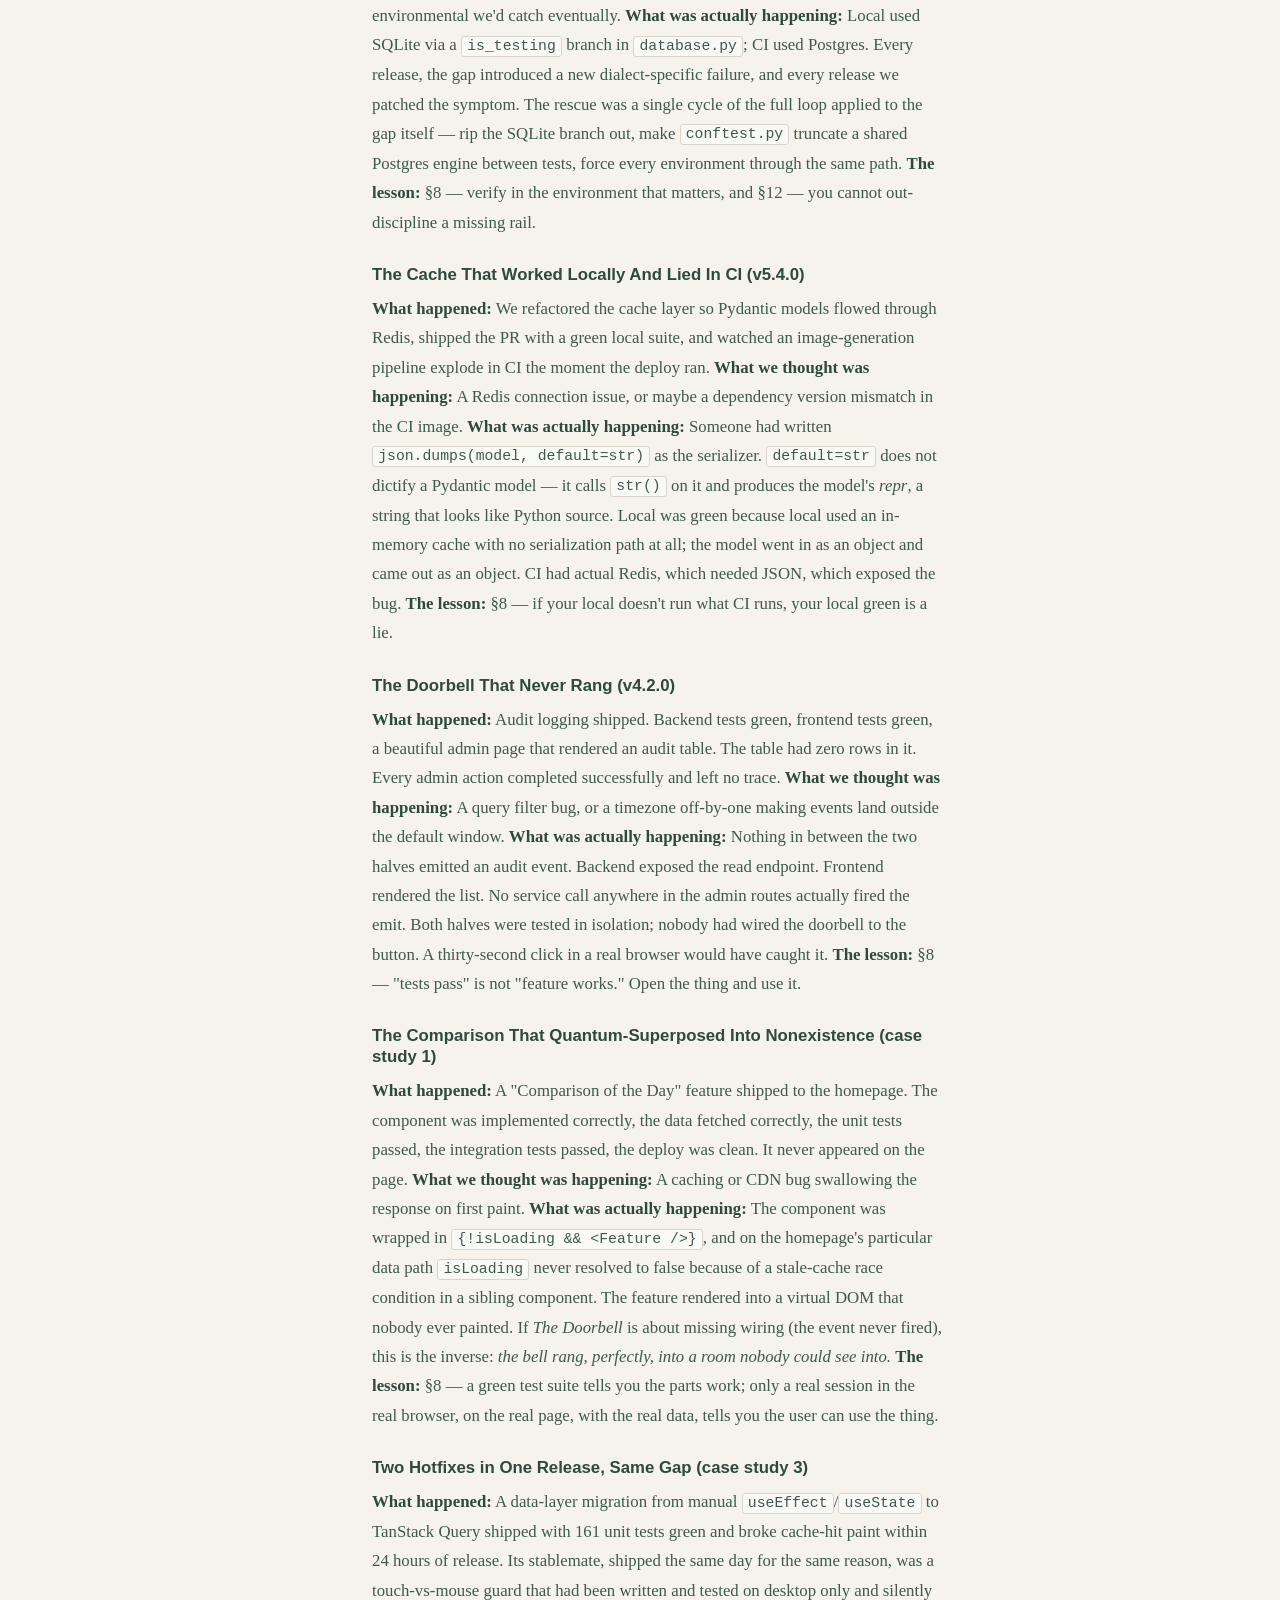
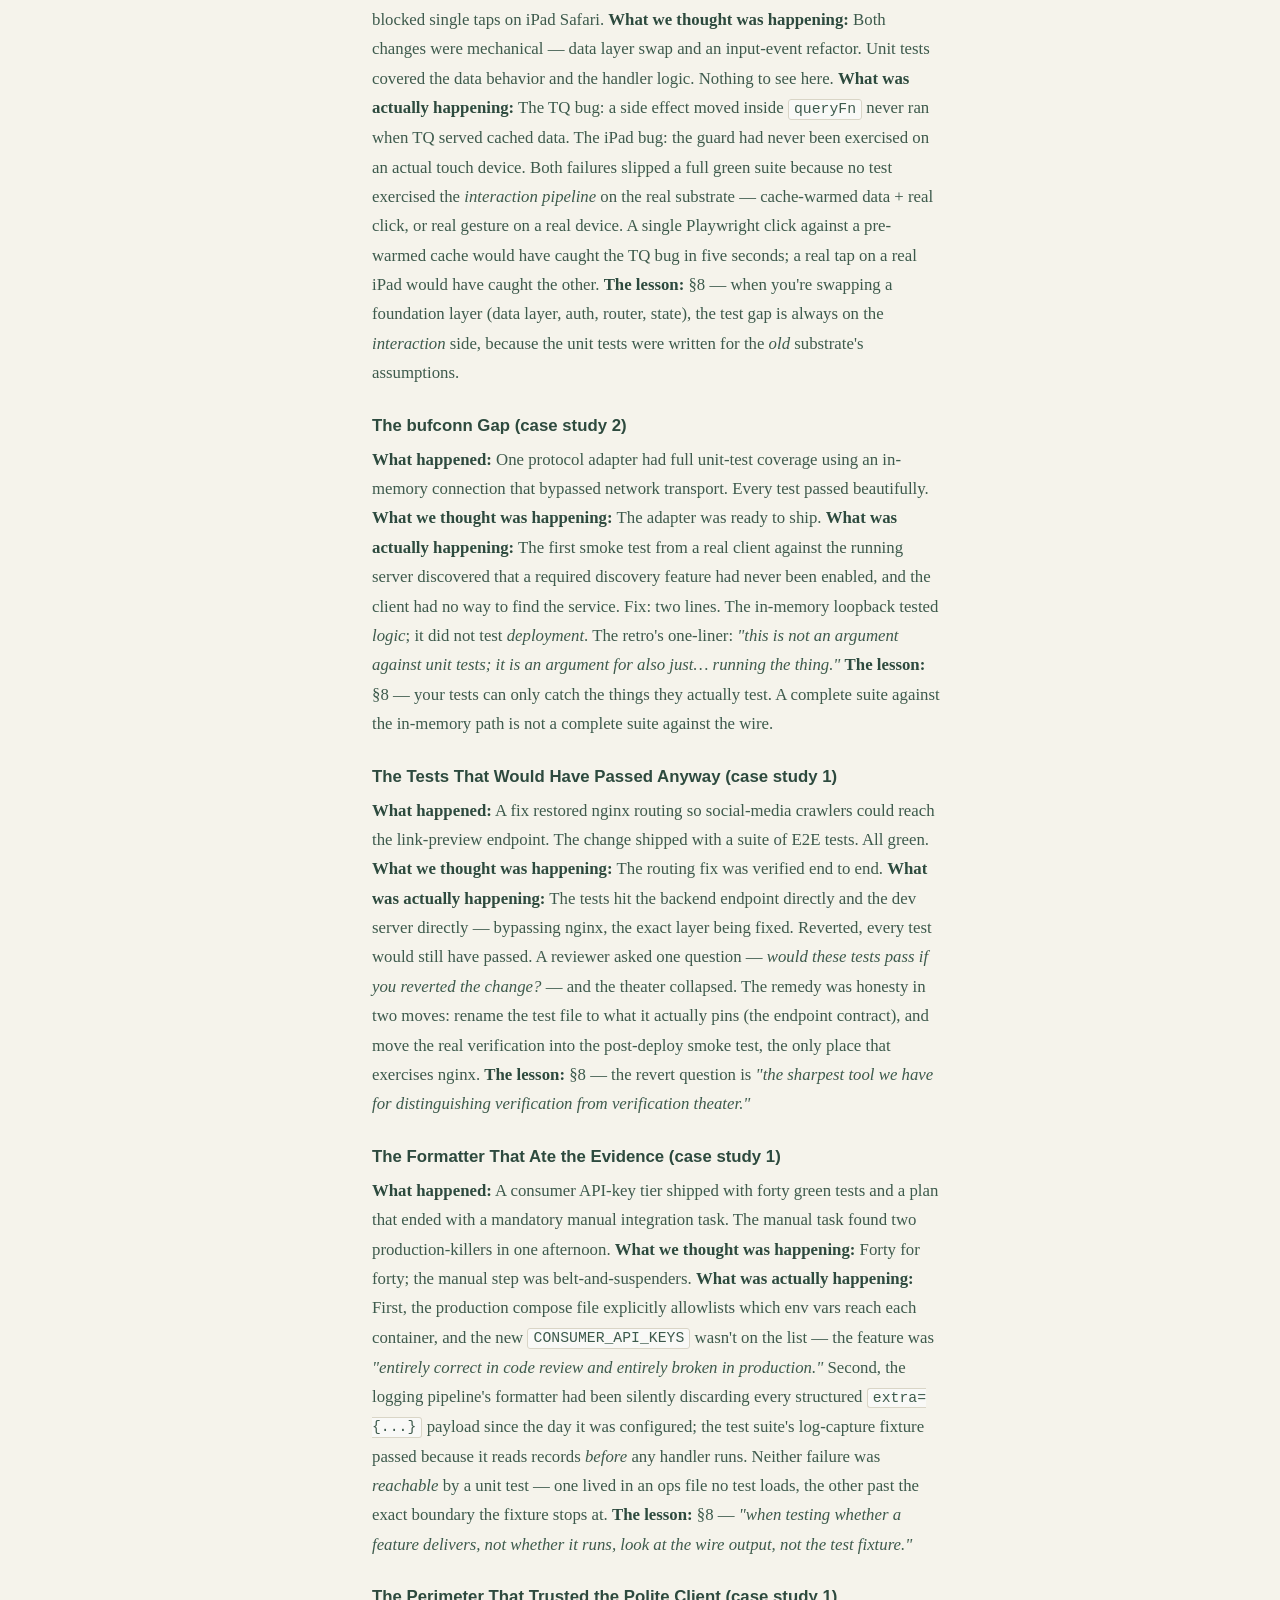
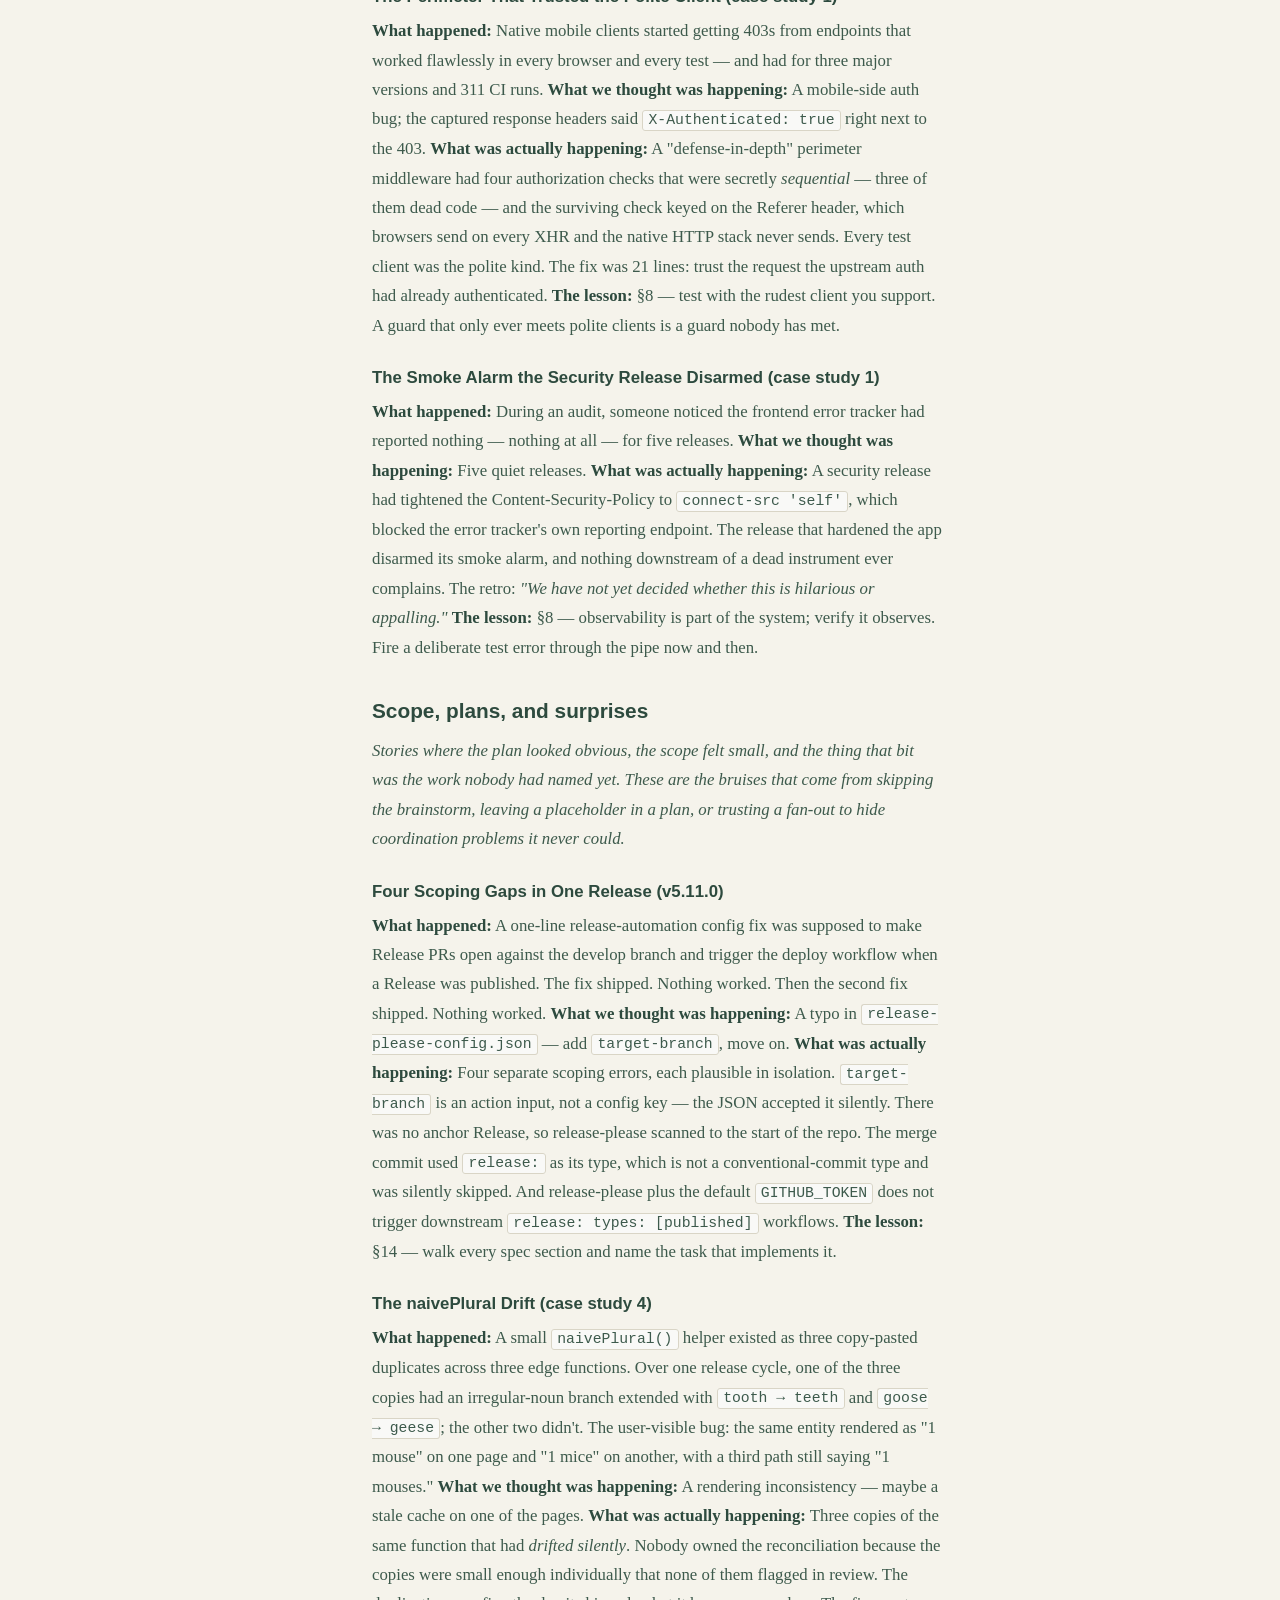
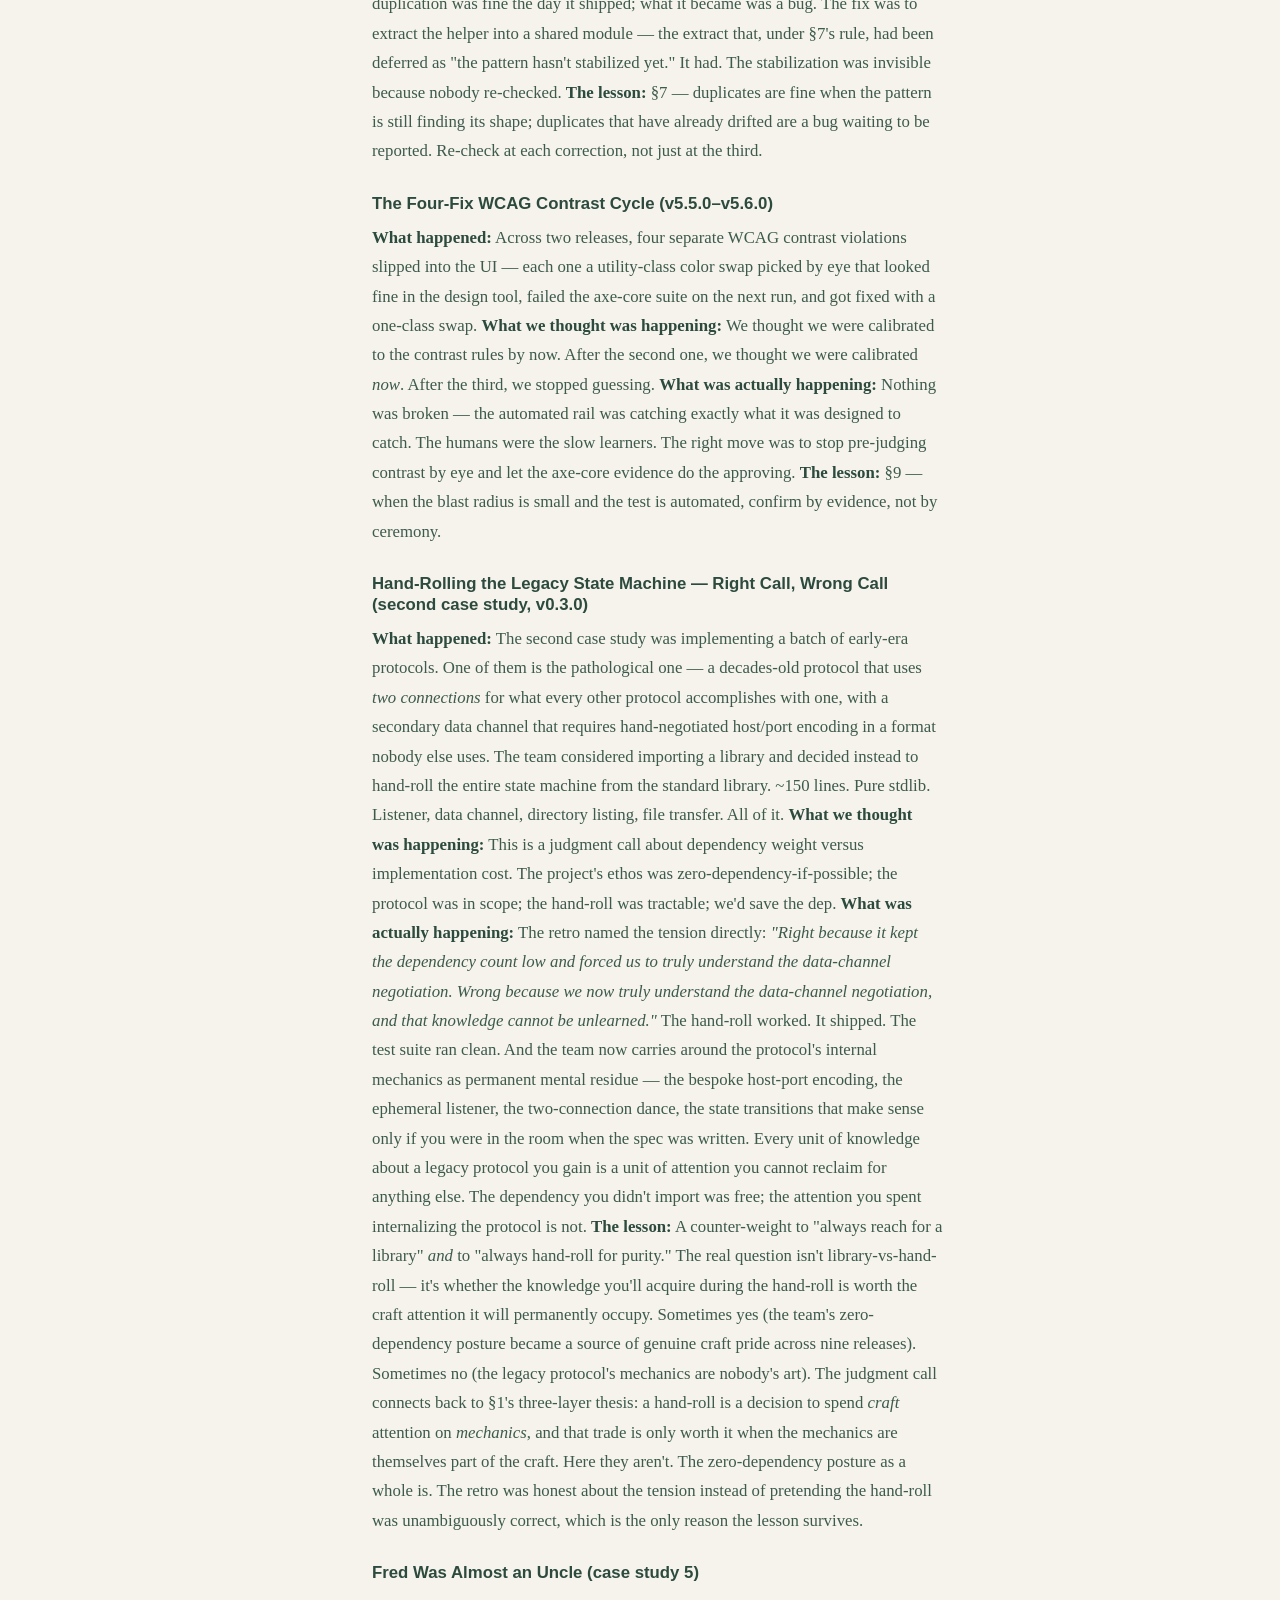
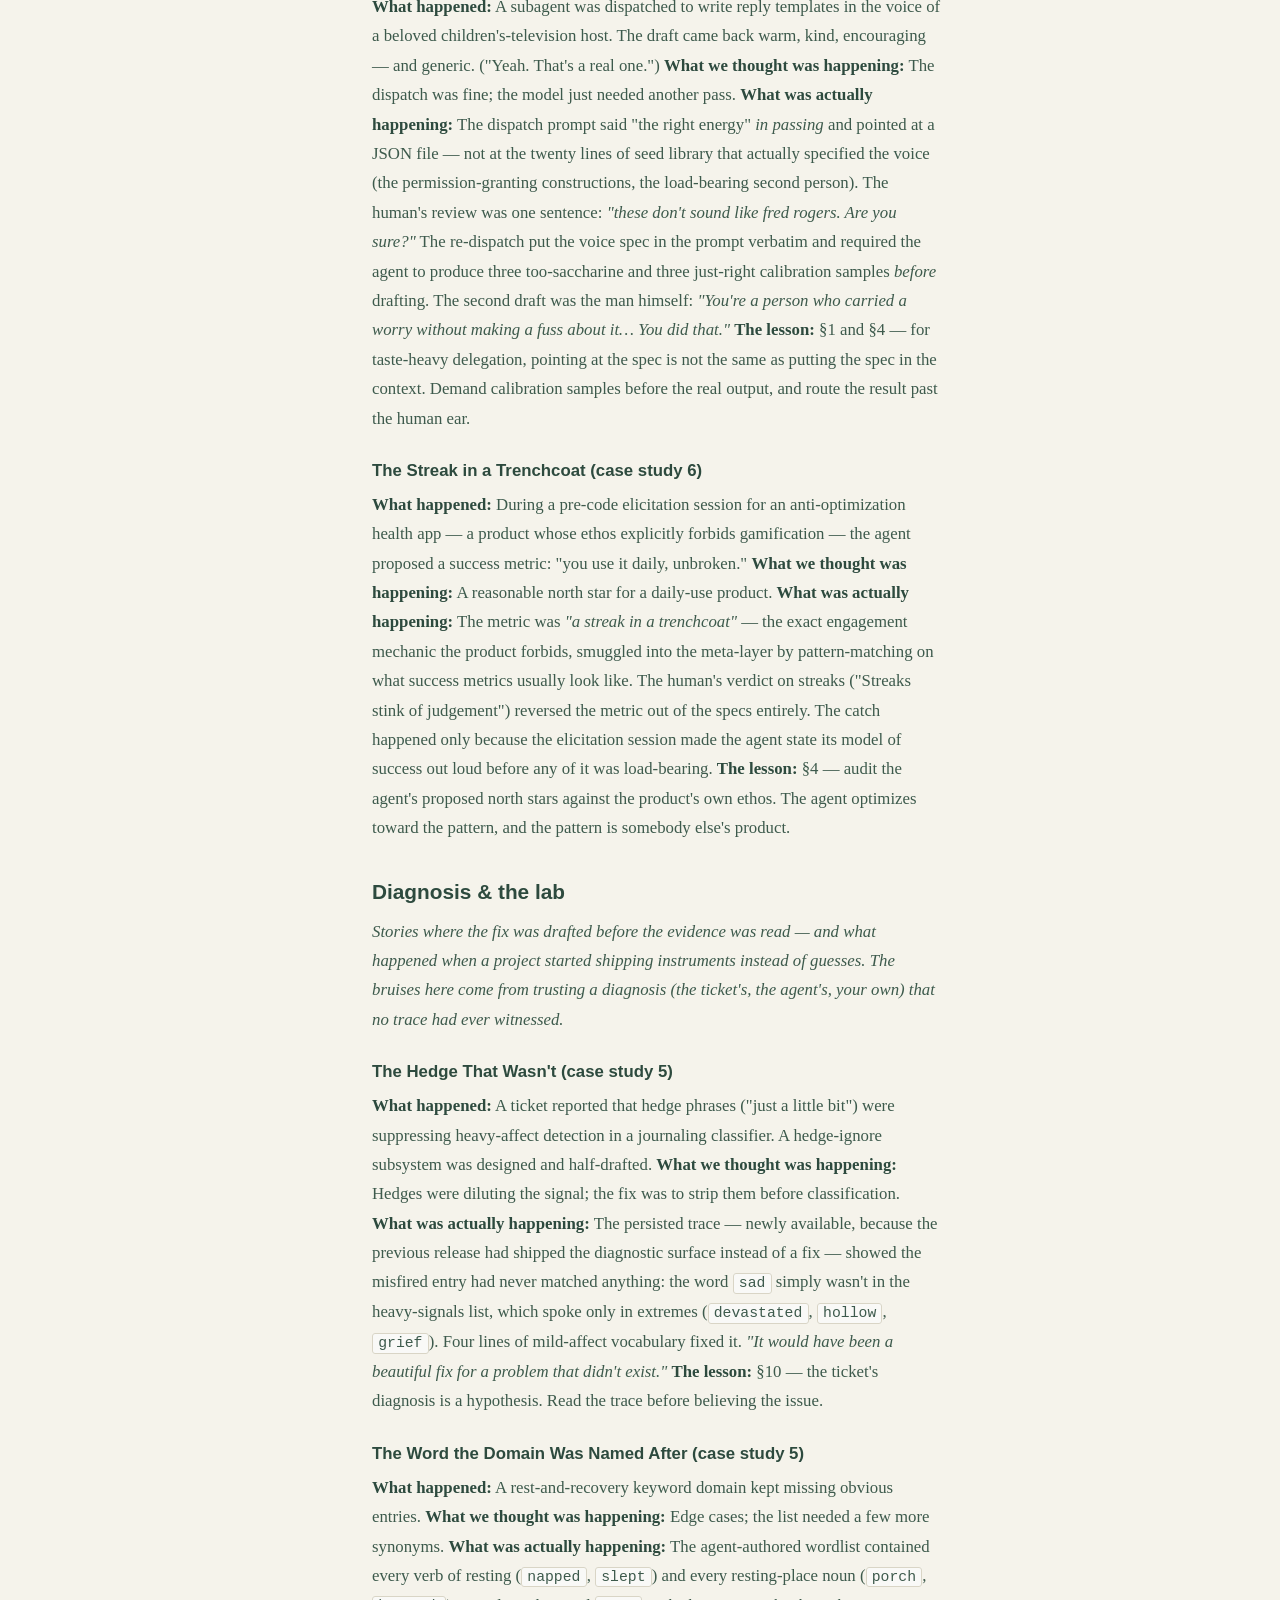
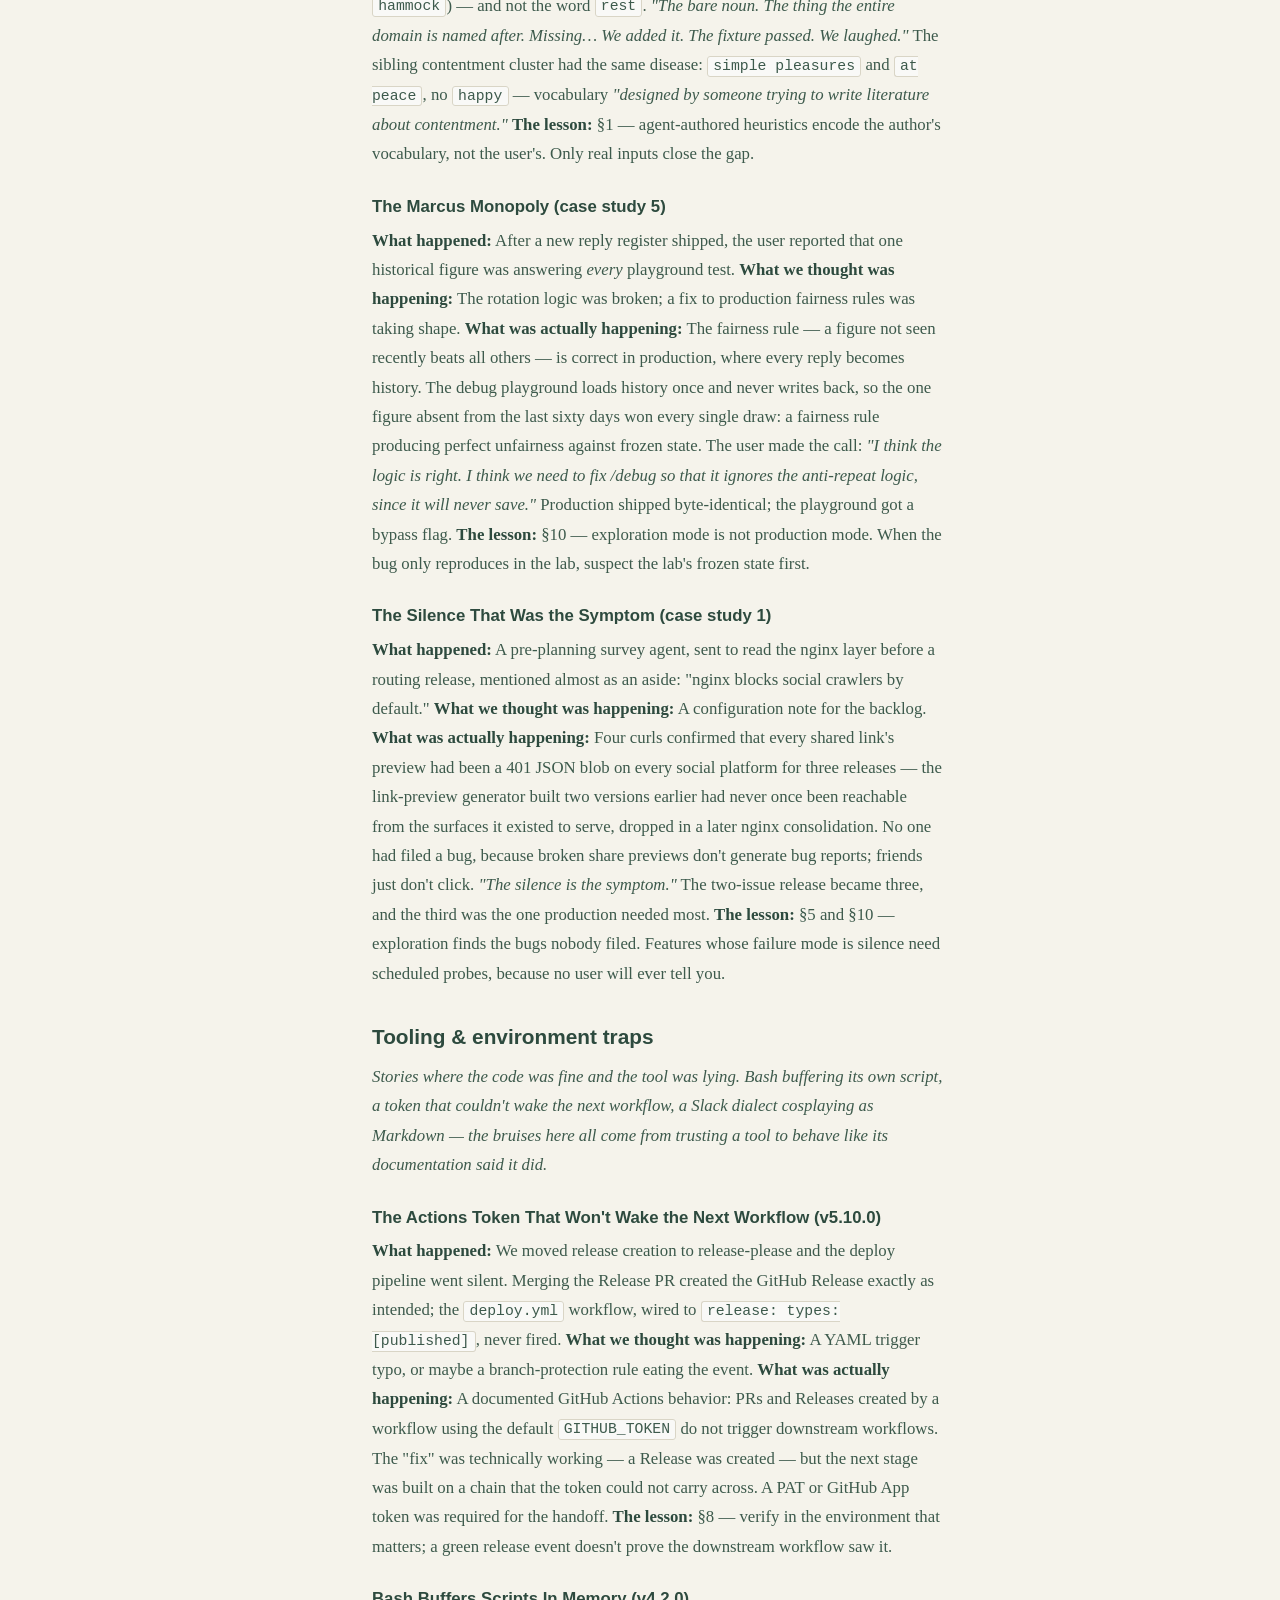
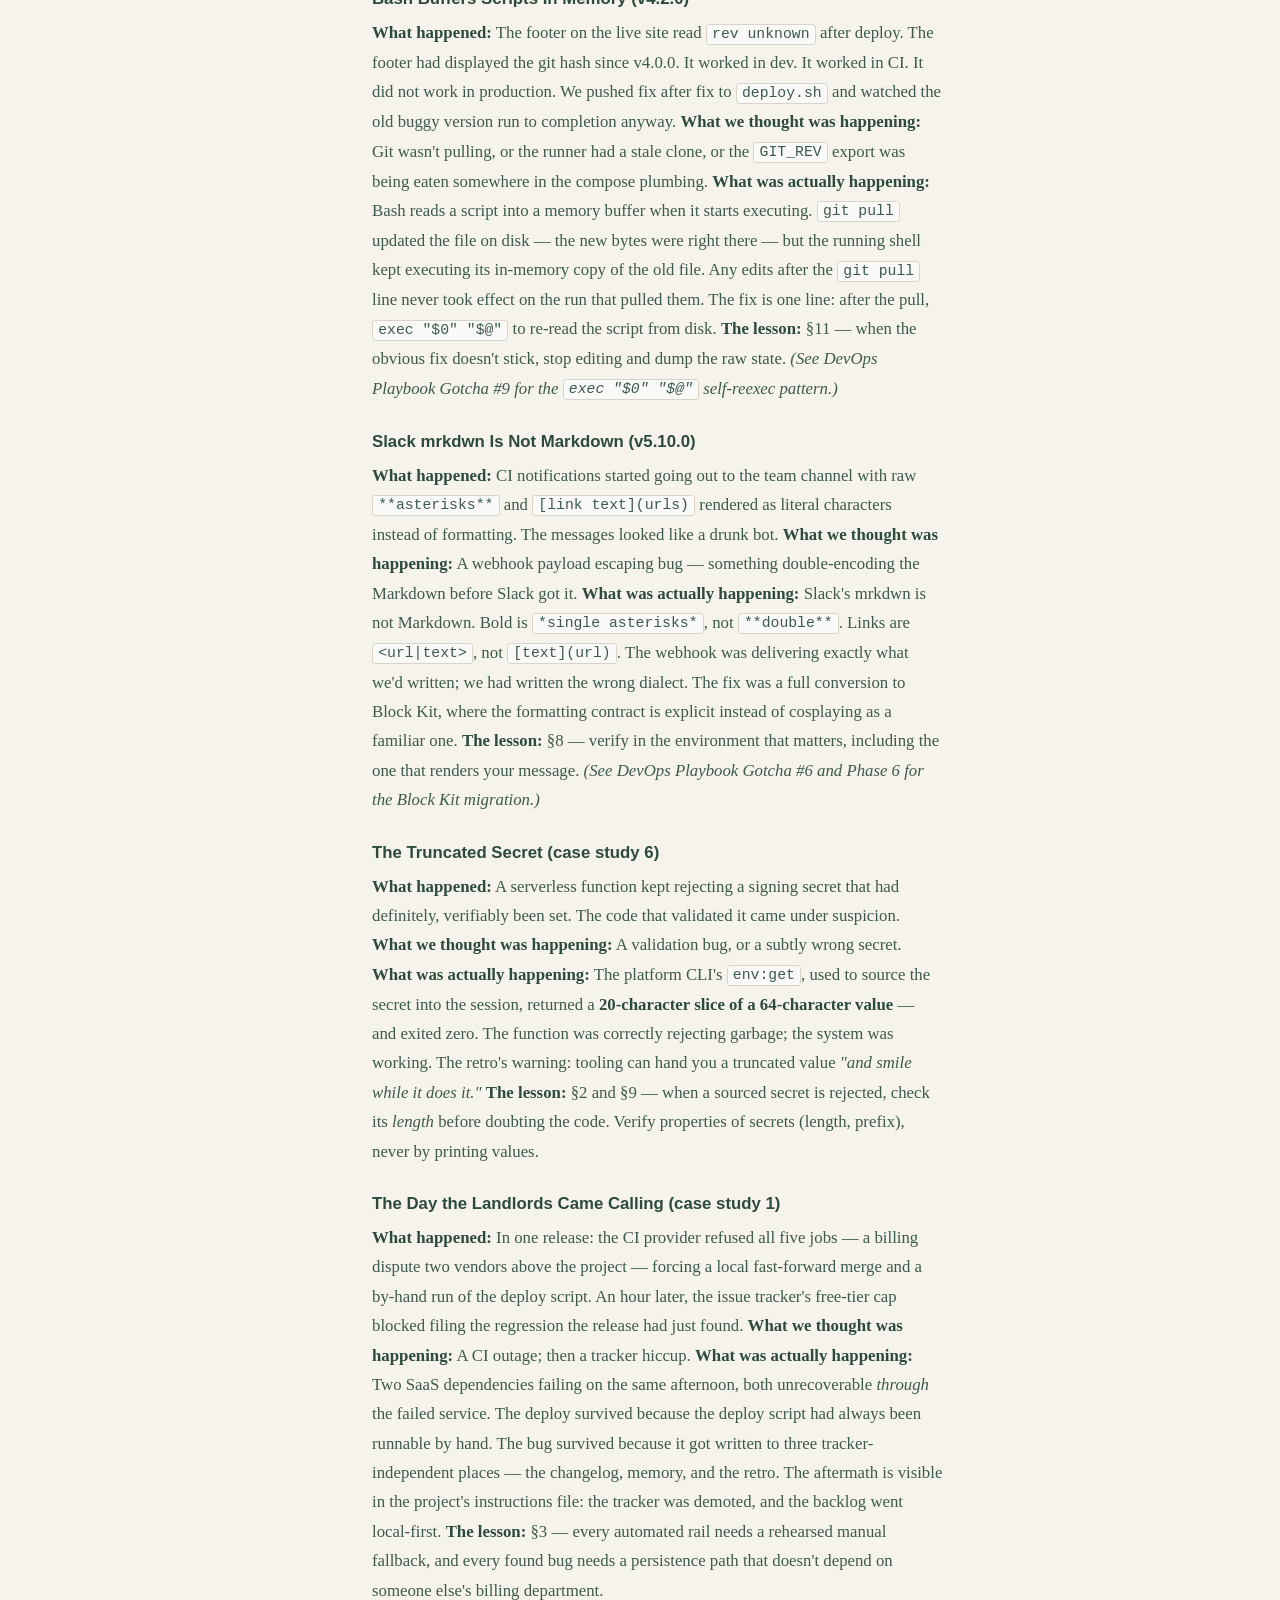
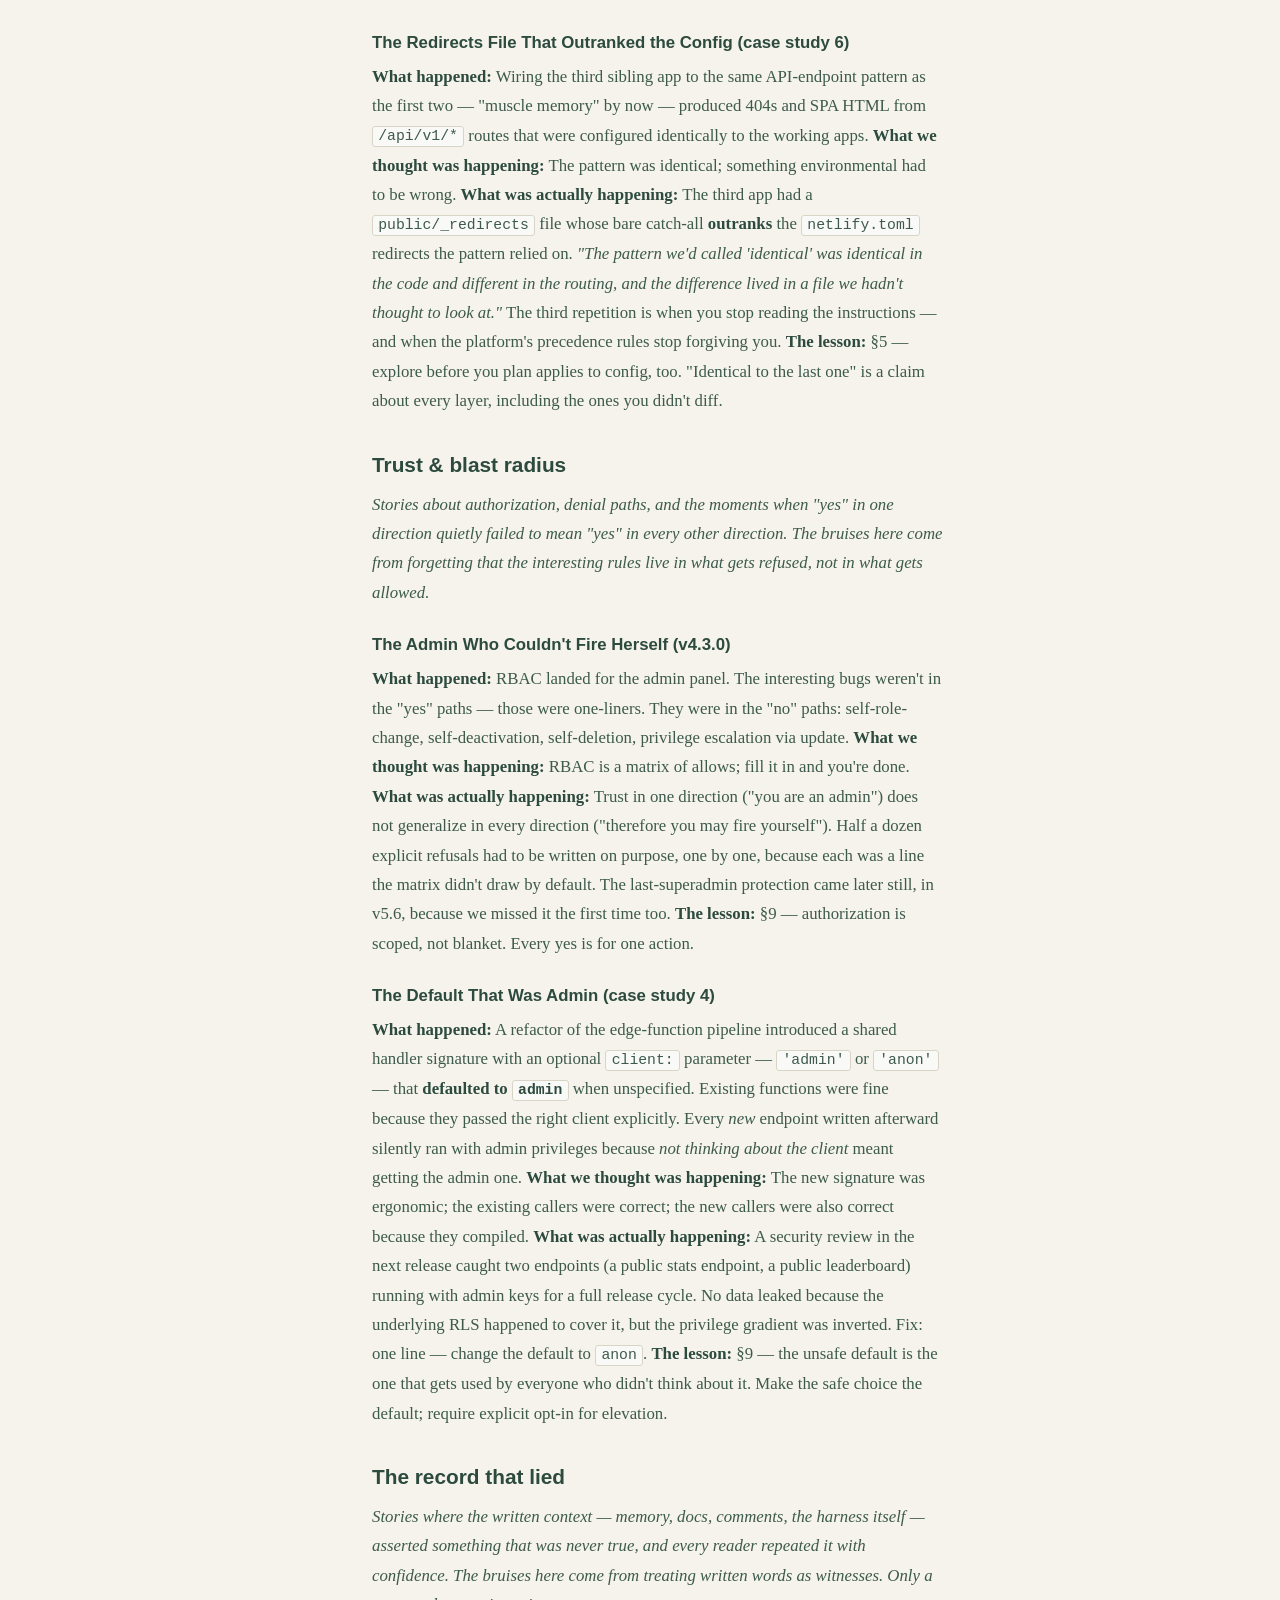
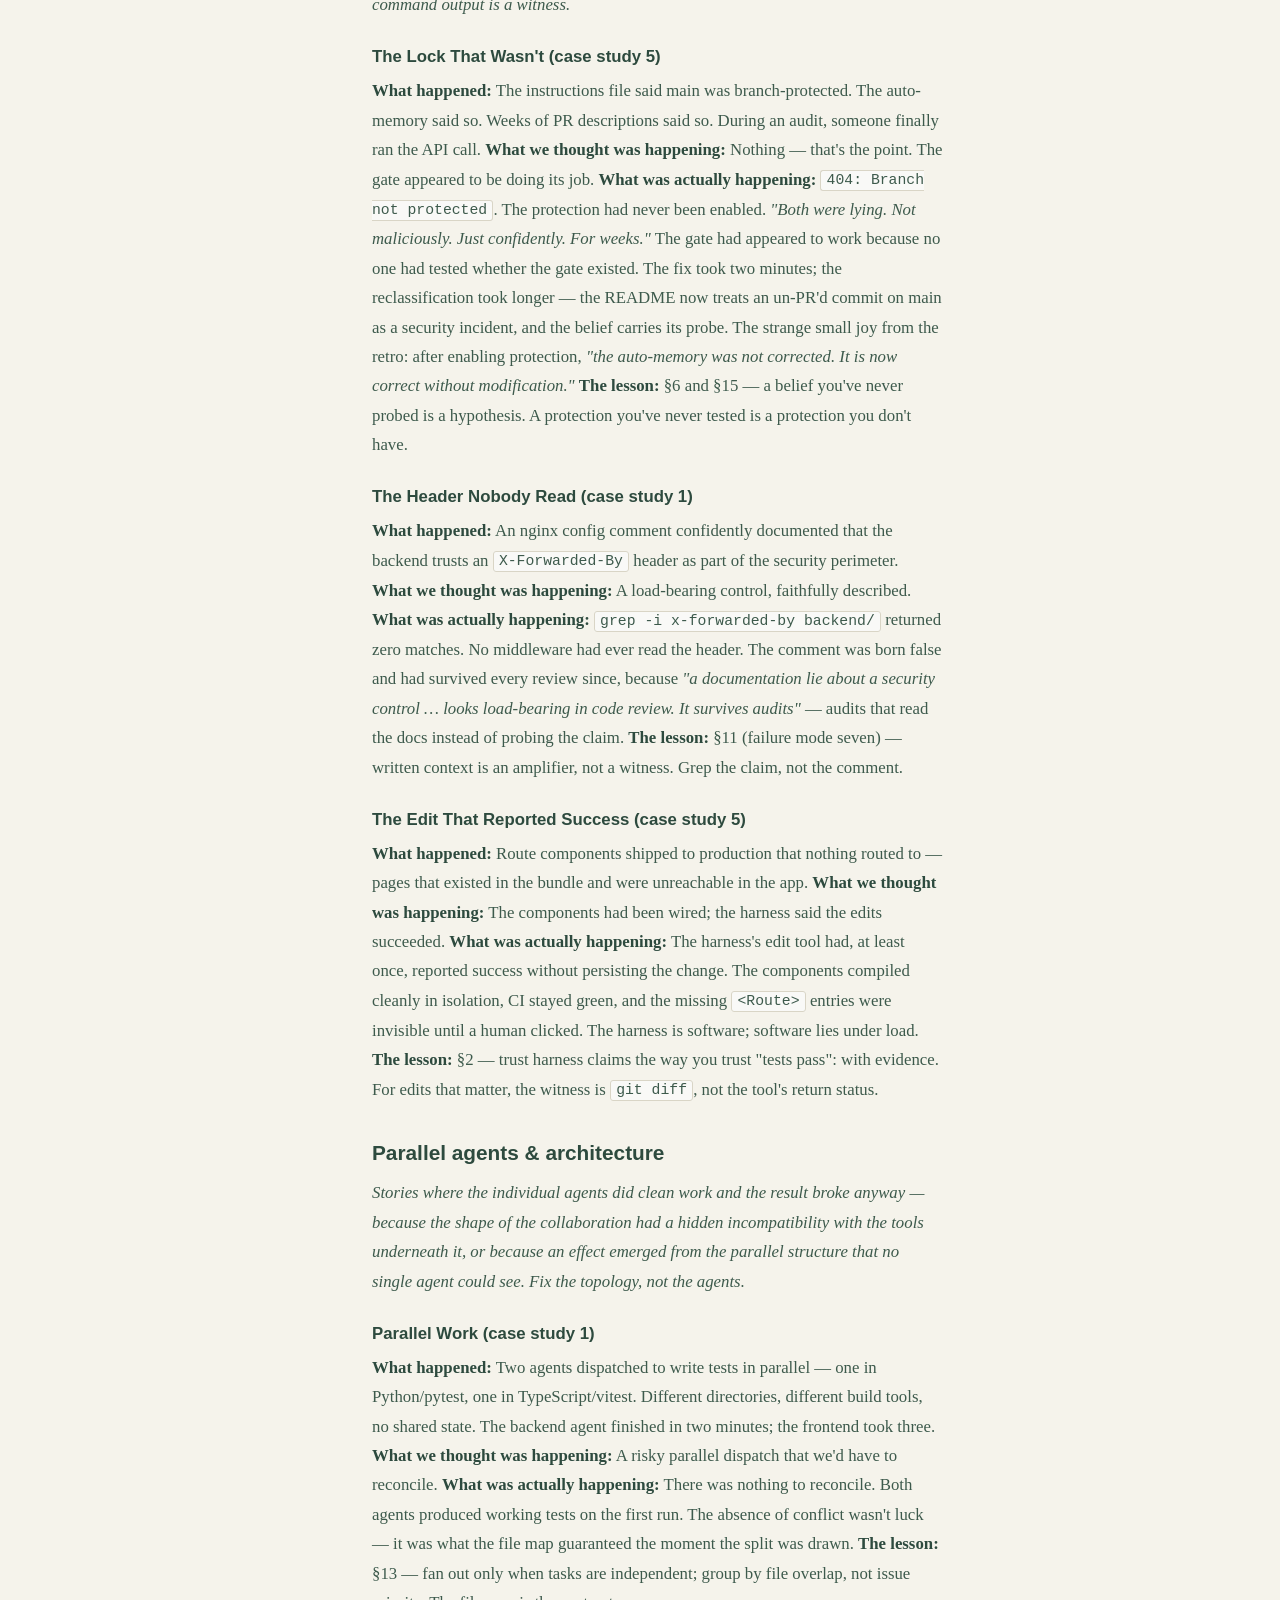
<file: playbook/field-notes.html>
<!DOCTYPE html>
<html lang="en">
<head>
<meta charset="UTF-8">
<meta name="viewport" content="width=device-width, initial-scale=1.0">
<title>Part V — Field Notes — Home for Deranged Scientists</title>
<meta name="description" content="Part V — Field Notes of the Engineer + Agent Playbook.">
<link rel="stylesheet" href="../assets/docs.css">
</head>
<body>
<a class="skip-link" href="#content">Skip to content</a>
<div class="doc-layout">
<nav class="doc-rail" aria-label="Contents">
<a class="doc-home" href="../">&larr; Home for Deranged Scientists</a>
<p class="rail-doc"><a href="index.html">The Engineer + Agent Playbook</a></p>
<h2 class="rail-heading">Contents</h2>
<ol class="rail-list">
<li class="rail-l2"><a href="#verification--feedback-loops">Verification &amp; feedback loops</a></li>
<li class="rail-l3"><a href="#the-health-check-that-wasnt-v5110">The Health Check That Wasn't (v5.11.0)</a></li>
<li class="rail-l3"><a href="#verify-what-you-shipped-not-what-you-built-v590">Verify What You Shipped, Not What You Built (v5.9.0)</a></li>
<li class="rail-l3"><a href="#trust-your-local-tests-v570">Trust Your Local Tests (v5.7.0)</a></li>
<li class="rail-l3"><a href="#the-cache-that-worked-locally-and-lied-in-ci-v540">The Cache That Worked Locally And Lied In CI (v5.4.0)</a></li>
<li class="rail-l3"><a href="#the-doorbell-that-never-rang-v420">The Doorbell That Never Rang (v4.2.0)</a></li>
<li class="rail-l3"><a href="#the-comparison-that-quantum-superposed-into-nonexistence-case-study-1">The Comparison That Quantum-Superposed Into Nonexistence (case study 1)</a></li>
<li class="rail-l3"><a href="#two-hotfixes-in-one-release-same-gap-case-study-3">Two Hotfixes in One Release, Same Gap (case study 3)</a></li>
<li class="rail-l3"><a href="#the-bufconn-gap-case-study-2">The bufconn Gap (case study 2)</a></li>
<li class="rail-l3"><a href="#the-tests-that-would-have-passed-anyway-case-study-1">The Tests That Would Have Passed Anyway (case study 1)</a></li>
<li class="rail-l3"><a href="#the-formatter-that-ate-the-evidence-case-study-1">The Formatter That Ate the Evidence (case study 1)</a></li>
<li class="rail-l3"><a href="#the-perimeter-that-trusted-the-polite-client-case-study-1">The Perimeter That Trusted the Polite Client (case study 1)</a></li>
<li class="rail-l3"><a href="#the-smoke-alarm-the-security-release-disarmed-case-study-1">The Smoke Alarm the Security Release Disarmed (case study 1)</a></li>
<li class="rail-l2"><a href="#scope-plans-and-surprises">Scope, plans, and surprises</a></li>
<li class="rail-l3"><a href="#four-scoping-gaps-in-one-release-v5110">Four Scoping Gaps in One Release (v5.11.0)</a></li>
<li class="rail-l3"><a href="#the-naiveplural-drift-case-study-4">The naivePlural Drift (case study 4)</a></li>
<li class="rail-l3"><a href="#the-four-fix-wcag-contrast-cycle-v550v560">The Four-Fix WCAG Contrast Cycle (v5.5.0–v5.6.0)</a></li>
<li class="rail-l3"><a href="#hand-rolling-the-legacy-state-machine--right-call-wrong-call-second-case-study-v030">Hand-Rolling the Legacy State Machine — Right Call, Wrong Call (second case study, v0.3.0)</a></li>
<li class="rail-l3"><a href="#fred-was-almost-an-uncle-case-study-5">Fred Was Almost an Uncle (case study 5)</a></li>
<li class="rail-l3"><a href="#the-streak-in-a-trenchcoat-case-study-6">The Streak in a Trenchcoat (case study 6)</a></li>
<li class="rail-l2"><a href="#diagnosis--the-lab">Diagnosis &amp; the lab</a></li>
<li class="rail-l3"><a href="#the-hedge-that-wasnt-case-study-5">The Hedge That Wasn't (case study 5)</a></li>
<li class="rail-l3"><a href="#the-word-the-domain-was-named-after-case-study-5">The Word the Domain Was Named After (case study 5)</a></li>
<li class="rail-l3"><a href="#the-marcus-monopoly-case-study-5">The Marcus Monopoly (case study 5)</a></li>
<li class="rail-l3"><a href="#the-silence-that-was-the-symptom-case-study-1">The Silence That Was the Symptom (case study 1)</a></li>
<li class="rail-l2"><a href="#tooling--environment-traps">Tooling &amp; environment traps</a></li>
<li class="rail-l3"><a href="#the-actions-token-that-wont-wake-the-next-workflow-v5100">The Actions Token That Won't Wake the Next Workflow (v5.10.0)</a></li>
<li class="rail-l3"><a href="#bash-buffers-scripts-in-memory-v420">Bash Buffers Scripts In Memory (v4.2.0)</a></li>
<li class="rail-l3"><a href="#slack-mrkdwn-is-not-markdown-v5100">Slack mrkdwn Is Not Markdown (v5.10.0)</a></li>
<li class="rail-l3"><a href="#the-truncated-secret-case-study-6">The Truncated Secret (case study 6)</a></li>
<li class="rail-l3"><a href="#the-day-the-landlords-came-calling-case-study-1">The Day the Landlords Came Calling (case study 1)</a></li>
<li class="rail-l3"><a href="#the-redirects-file-that-outranked-the-config-case-study-6">The Redirects File That Outranked the Config (case study 6)</a></li>
<li class="rail-l2"><a href="#trust--blast-radius">Trust &amp; blast radius</a></li>
<li class="rail-l3"><a href="#the-admin-who-couldnt-fire-herself-v430">The Admin Who Couldn't Fire Herself (v4.3.0)</a></li>
<li class="rail-l3"><a href="#the-default-that-was-admin-case-study-4">The Default That Was Admin (case study 4)</a></li>
<li class="rail-l2"><a href="#the-record-that-lied">The record that lied</a></li>
<li class="rail-l3"><a href="#the-lock-that-wasnt-case-study-5">The Lock That Wasn't (case study 5)</a></li>
<li class="rail-l3"><a href="#the-header-nobody-read-case-study-1">The Header Nobody Read (case study 1)</a></li>
<li class="rail-l3"><a href="#the-edit-that-reported-success-case-study-5">The Edit That Reported Success (case study 5)</a></li>
<li class="rail-l2"><a href="#parallel-agents--architecture">Parallel agents &amp; architecture</a></li>
<li class="rail-l3"><a href="#parallel-work-case-study-1">Parallel Work (case study 1)</a></li>
<li class="rail-l3"><a href="#the-subagent-orchestra-case-study-1">The Subagent Orchestra (case study 1)</a></li>
<li class="rail-l3"><a href="#the-wave-pattern-case-study-2">The Wave Pattern (case study 2)</a></li>
<li class="rail-l3"><a href="#the-interface-that-never-needed-a-sixth-method-case-study-2">The Interface That Never Needed a Sixth Method (case study 2)</a></li>
<li class="rail-l3"><a href="#the-v6-worktree-experiment-case-study-3">The v6 Worktree Experiment (case study 3)</a></li>
<li class="rail-l3"><a href="#the-v7-team-pivot-case-study-3">The v7 Team Pivot (case study 3)</a></li>
<li class="rail-l3"><a href="#the-vitest-cache-incident-v500">The Vitest Cache Incident (v5.0.0)</a></li>
<li class="rail-l3"><a href="#the-phantom-downgrade-case-study-5">The Phantom Downgrade (case study 5)</a></li>
<li class="rail-l3"><a href="#the-docker-port-mappings-that-werent-case-study-2">The Docker Port Mappings That Weren't (case study 2)</a></li>
<li class="rail-l2"><a href="#audits-as-craft-work">Audits as craft work</a></li>
<li class="rail-l3"><a href="#the-security-audit-pass-case-study-4">The Security Audit Pass (case study 4)</a></li>
<li class="rail-l3"><a href="#the-visual-audit-pass-case-study-4">The Visual Audit Pass (case study 4)</a></li>
<li class="rail-l3"><a href="#the-claims-that-ran-ahead-of-the-code-case-study-5">The Claims That Ran Ahead of the Code (case study 5)</a></li>
<li class="rail-l3"><a href="#the-fleet-in-the-seams-case-study-5">The Fleet in the Seams (case study 5)</a></li>
</ol>
</nav>
<main class="doc-main" id="content">
<header class="doc-masthead">
<p class="doc-eyebrow">The Engineer + Agent Playbook</p>
<h1 class="doc-title" id="part-v--field-notes-from-the-case-studies">Part V — Field Notes</h1>
<p class="doc-meta">Part V — Field Notes</p>
</header>
<div class="doc-body">
<p>Every rule in this playbook has a bruise under it. The entries below are where the bruises came from — compact re-tellings of the bugs that taught us the rules, each one naming the chapter it grounds. Read them in any order; each is self-contained. The headlines are whimsical on purpose, because a bug with a nickname is a bug you remember.</p>
<p>The stories are grouped by the <em>kind</em> of problem they illustrate, so a reader scanning for &quot;I&#39;m having a verification problem&quot; or &quot;my parallel agents are stepping on each other&quot; can jump to the right neighborhood first. Within a group, they&#39;re in no particular order.</p>
<h2 id="verification--feedback-loops">Verification &amp; feedback loops</h2>
<p><em>Stories where the test was green, the status was &quot;ok,&quot; and the thing was broken. The bruises here all trace back to verifying the wrong surface or trusting a signal that was answering a different question than the one you were asking.</em></p>
<h3 id="the-health-check-that-wasnt-v5110">The Health Check That Wasn&#39;t (v5.11.0)</h3>
<p><strong>What happened:</strong> Three deploys in a row, <code>git_sha</code> came back <code>unknown</code> in the health response after every release. We rebuilt the Docker image pipeline four different ways — shell export of <code>GIT_REV</code>, compose env file, compose override, <code>--build-arg</code> — and each fix deployed cleanly and &quot;didn&#39;t work.&quot;
<strong>What we thought was happening:</strong> The build-arg plumbing was dropping <code>GIT_REV</code> somewhere between the YAML and the container, and we just had to find where.
<strong>What was actually happening:</strong> The verification curl was hitting <code>/health</code>, which returns <code>{&quot;status&quot;:&quot;ok&quot;}</code> and has never had a <code>git_sha</code> field. The full health JSON lives at <code>/api/v1/health</code>. The producer was never broken. We spent three deploys fixing a hole that wasn&#39;t there because the verifier was looking through the wrong window.
<strong>The lesson:</strong> §8 — health checks must check health, and verification curls must hit the endpoint that reports it. <em>(See DevOps Playbook Gotcha #8.)</em></p>
<h3 id="verify-what-you-shipped-not-what-you-built-v590">Verify What You Shipped, Not What You Built (v5.9.0)</h3>
<p><strong>What happened:</strong> The deploy script reported success. The new container had started. Every status check was green and every log line said &quot;ok.&quot; The live site was still serving the old version.
<strong>What we thought was happening:</strong> A browser cache, a CDN delay, something between the user and the server — not the deploy itself.
<strong>What was actually happening:</strong> An orphan container from the previous compose definition was still holding the port. The new container was running and healthy and completely unreachable from the internet, because nginx had never flipped to it. &quot;I started the container&quot; had become a stand-in for &quot;the container is serving traffic.&quot; The fix was one line of verification: one <code>curl</code> against the public health URL, comparing the response body to the SHA we just built.
<strong>The lesson:</strong> §8 — evidence before assertions, against the URL the user will actually hit.</p>
<h3 id="trust-your-local-tests-v570">Trust Your Local Tests (v5.7.0)</h3>
<p><strong>What happened:</strong> For three releases running, the backend test suite passed on every laptop and failed intermittently in CI. Nobody trusted &quot;local green&quot; anymore — every PR got a manual &quot;but did it pass in CI?&quot; even after it had passed in CI.
<strong>What we thought was happening:</strong> Flaky tests. A Redis timing issue. Something environmental we&#39;d catch eventually.
<strong>What was actually happening:</strong> Local used SQLite via a <code>is_testing</code> branch in <code>database.py</code>; CI used Postgres. Every release, the gap introduced a new dialect-specific failure, and every release we patched the symptom. The rescue was a single cycle of the full loop applied to the gap itself — rip the SQLite branch out, make <code>conftest.py</code> truncate a shared Postgres engine between tests, force every environment through the same path.
<strong>The lesson:</strong> §8 — verify in the environment that matters, and §12 — you cannot out-discipline a missing rail.</p>
<h3 id="the-cache-that-worked-locally-and-lied-in-ci-v540">The Cache That Worked Locally And Lied In CI (v5.4.0)</h3>
<p><strong>What happened:</strong> We refactored the cache layer so Pydantic models flowed through Redis, shipped the PR with a green local suite, and watched an image-generation pipeline explode in CI the moment the deploy ran.
<strong>What we thought was happening:</strong> A Redis connection issue, or maybe a dependency version mismatch in the CI image.
<strong>What was actually happening:</strong> Someone had written <code>json.dumps(model, default=str)</code> as the serializer. <code>default=str</code> does not dictify a Pydantic model — it calls <code>str()</code> on it and produces the model&#39;s <em>repr</em>, a string that looks like Python source. Local was green because local used an in-memory cache with no serialization path at all; the model went in as an object and came out as an object. CI had actual Redis, which needed JSON, which exposed the bug.
<strong>The lesson:</strong> §8 — if your local doesn&#39;t run what CI runs, your local green is a lie.</p>
<h3 id="the-doorbell-that-never-rang-v420">The Doorbell That Never Rang (v4.2.0)</h3>
<p><strong>What happened:</strong> Audit logging shipped. Backend tests green, frontend tests green, a beautiful admin page that rendered an audit table. The table had zero rows in it. Every admin action completed successfully and left no trace.
<strong>What we thought was happening:</strong> A query filter bug, or a timezone off-by-one making events land outside the default window.
<strong>What was actually happening:</strong> Nothing in between the two halves emitted an audit event. Backend exposed the read endpoint. Frontend rendered the list. No service call anywhere in the admin routes actually fired the emit. Both halves were tested in isolation; nobody had wired the doorbell to the button. A thirty-second click in a real browser would have caught it.
<strong>The lesson:</strong> §8 — &quot;tests pass&quot; is not &quot;feature works.&quot; Open the thing and use it.</p>
<h3 id="the-comparison-that-quantum-superposed-into-nonexistence-case-study-1">The Comparison That Quantum-Superposed Into Nonexistence (case study 1)</h3>
<p><strong>What happened:</strong> A &quot;Comparison of the Day&quot; feature shipped to the homepage. The component was implemented correctly, the data fetched correctly, the unit tests passed, the integration tests passed, the deploy was clean. It never appeared on the page.
<strong>What we thought was happening:</strong> A caching or CDN bug swallowing the response on first paint.
<strong>What was actually happening:</strong> The component was wrapped in <code>{!isLoading &amp;&amp; &lt;Feature /&gt;}</code>, and on the homepage&#39;s particular data path <code>isLoading</code> never resolved to false because of a stale-cache race condition in a sibling component. The feature rendered into a virtual DOM that nobody ever painted. If <em>The Doorbell</em> is about missing wiring (the event never fired), this is the inverse: <em>the bell rang, perfectly, into a room nobody could see into.</em>
<strong>The lesson:</strong> §8 — a green test suite tells you the parts work; only a real session in the real browser, on the real page, with the real data, tells you the user can use the thing.</p>
<h3 id="two-hotfixes-in-one-release-same-gap-case-study-3">Two Hotfixes in One Release, Same Gap (case study 3)</h3>
<p><strong>What happened:</strong> A data-layer migration from manual <code>useEffect</code>/<code>useState</code> to TanStack Query shipped with 161 unit tests green and broke cache-hit paint within 24 hours of release. Its stablemate, shipped the same day for the same reason, was a touch-vs-mouse guard that had been written and tested on desktop only and silently blocked single taps on iPad Safari.
<strong>What we thought was happening:</strong> Both changes were mechanical — data layer swap and an input-event refactor. Unit tests covered the data behavior and the handler logic. Nothing to see here.
<strong>What was actually happening:</strong> The TQ bug: a side effect moved inside <code>queryFn</code> never ran when TQ served cached data. The iPad bug: the guard had never been exercised on an actual touch device. Both failures slipped a full green suite because no test exercised the <em>interaction pipeline</em> on the real substrate — cache-warmed data + real click, or real gesture on a real device. A single Playwright click against a pre-warmed cache would have caught the TQ bug in five seconds; a real tap on a real iPad would have caught the other.
<strong>The lesson:</strong> §8 — when you&#39;re swapping a foundation layer (data layer, auth, router, state), the test gap is always on the <em>interaction</em> side, because the unit tests were written for the <em>old</em> substrate&#39;s assumptions.</p>
<h3 id="the-bufconn-gap-case-study-2">The bufconn Gap (case study 2)</h3>
<p><strong>What happened:</strong> One protocol adapter had full unit-test coverage using an in-memory connection that bypassed network transport. Every test passed beautifully.
<strong>What we thought was happening:</strong> The adapter was ready to ship.
<strong>What was actually happening:</strong> The first smoke test from a real client against the running server discovered that a required discovery feature had never been enabled, and the client had no way to find the service. Fix: two lines. The in-memory loopback tested <em>logic</em>; it did not test <em>deployment</em>. The retro&#39;s one-liner: <em>&quot;this is not an argument against unit tests; it is an argument for also just… running the thing.&quot;</em>
<strong>The lesson:</strong> §8 — your tests can only catch the things they actually test. A complete suite against the in-memory path is not a complete suite against the wire.</p>
<h3 id="the-tests-that-would-have-passed-anyway-case-study-1">The Tests That Would Have Passed Anyway (case study 1)</h3>
<p><strong>What happened:</strong> A fix restored nginx routing so social-media crawlers could reach the link-preview endpoint. The change shipped with a suite of E2E tests. All green.
<strong>What we thought was happening:</strong> The routing fix was verified end to end.
<strong>What was actually happening:</strong> The tests hit the backend endpoint directly and the dev server directly — bypassing nginx, the exact layer being fixed. Reverted, every test would still have passed. A reviewer asked one question — <em>would these tests pass if you reverted the change?</em> — and the theater collapsed. The remedy was honesty in two moves: rename the test file to what it actually pins (the endpoint contract), and move the real verification into the post-deploy smoke test, the only place that exercises nginx.
<strong>The lesson:</strong> §8 — the revert question is <em>&quot;the sharpest tool we have for distinguishing verification from verification theater.&quot;</em></p>
<h3 id="the-formatter-that-ate-the-evidence-case-study-1">The Formatter That Ate the Evidence (case study 1)</h3>
<p><strong>What happened:</strong> A consumer API-key tier shipped with forty green tests and a plan that ended with a mandatory manual integration task. The manual task found two production-killers in one afternoon.
<strong>What we thought was happening:</strong> Forty for forty; the manual step was belt-and-suspenders.
<strong>What was actually happening:</strong> First, the production compose file explicitly allowlists which env vars reach each container, and the new <code>CONSUMER_API_KEYS</code> wasn&#39;t on the list — the feature was <em>&quot;entirely correct in code review and entirely broken in production.&quot;</em> Second, the logging pipeline&#39;s formatter had been silently discarding every structured <code>extra={...}</code> payload since the day it was configured; the test suite&#39;s log-capture fixture passed because it reads records <em>before</em> any handler runs. Neither failure was <em>reachable</em> by a unit test — one lived in an ops file no test loads, the other past the exact boundary the fixture stops at.
<strong>The lesson:</strong> §8 — <em>&quot;when testing whether a feature delivers, not whether it runs, look at the wire output, not the test fixture.&quot;</em></p>
<h3 id="the-perimeter-that-trusted-the-polite-client-case-study-1">The Perimeter That Trusted the Polite Client (case study 1)</h3>
<p><strong>What happened:</strong> Native mobile clients started getting 403s from endpoints that worked flawlessly in every browser and every test — and had for three major versions and 311 CI runs.
<strong>What we thought was happening:</strong> A mobile-side auth bug; the captured response headers said <code>X-Authenticated: true</code> right next to the 403.
<strong>What was actually happening:</strong> A &quot;defense-in-depth&quot; perimeter middleware had four authorization checks that were secretly <em>sequential</em> — three of them dead code — and the surviving check keyed on the Referer header, which browsers send on every XHR and the native HTTP stack never sends. Every test client was the polite kind. The fix was 21 lines: trust the request the upstream auth had already authenticated.
<strong>The lesson:</strong> §8 — test with the rudest client you support. A guard that only ever meets polite clients is a guard nobody has met.</p>
<h3 id="the-smoke-alarm-the-security-release-disarmed-case-study-1">The Smoke Alarm the Security Release Disarmed (case study 1)</h3>
<p><strong>What happened:</strong> During an audit, someone noticed the frontend error tracker had reported nothing — nothing at all — for five releases.
<strong>What we thought was happening:</strong> Five quiet releases.
<strong>What was actually happening:</strong> A security release had tightened the Content-Security-Policy to <code>connect-src &#39;self&#39;</code>, which blocked the error tracker&#39;s own reporting endpoint. The release that hardened the app disarmed its smoke alarm, and nothing downstream of a dead instrument ever complains. The retro: <em>&quot;We have not yet decided whether this is hilarious or appalling.&quot;</em>
<strong>The lesson:</strong> §8 — observability is part of the system; verify it observes. Fire a deliberate test error through the pipe now and then.</p>
<h2 id="scope-plans-and-surprises">Scope, plans, and surprises</h2>
<p><em>Stories where the plan looked obvious, the scope felt small, and the thing that bit was the work nobody had named yet. These are the bruises that come from skipping the brainstorm, leaving a placeholder in a plan, or trusting a fan-out to hide coordination problems it never could.</em></p>
<h3 id="four-scoping-gaps-in-one-release-v5110">Four Scoping Gaps in One Release (v5.11.0)</h3>
<p><strong>What happened:</strong> A one-line release-automation config fix was supposed to make Release PRs open against the develop branch and trigger the deploy workflow when a Release was published. The fix shipped. Nothing worked. Then the second fix shipped. Nothing worked.
<strong>What we thought was happening:</strong> A typo in <code>release-please-config.json</code> — add <code>target-branch</code>, move on.
<strong>What was actually happening:</strong> Four separate scoping errors, each plausible in isolation. <code>target-branch</code> is an action input, not a config key — the JSON accepted it silently. There was no anchor Release, so release-please scanned to the start of the repo. The merge commit used <code>release:</code> as its type, which is not a conventional-commit type and was silently skipped. And release-please plus the default <code>GITHUB_TOKEN</code> does not trigger downstream <code>release: types: [published]</code> workflows.
<strong>The lesson:</strong> §14 — walk every spec section and name the task that implements it.</p>
<h3 id="the-naiveplural-drift-case-study-4">The naivePlural Drift (case study 4)</h3>
<p><strong>What happened:</strong> A small <code>naivePlural()</code> helper existed as three copy-pasted duplicates across three edge functions. Over one release cycle, one of the three copies had an irregular-noun branch extended with <code>tooth → teeth</code> and <code>goose → geese</code>; the other two didn&#39;t. The user-visible bug: the same entity rendered as &quot;1 mouse&quot; on one page and &quot;1 mice&quot; on another, with a third path still saying &quot;1 mouses.&quot;
<strong>What we thought was happening:</strong> A rendering inconsistency — maybe a stale cache on one of the pages.
<strong>What was actually happening:</strong> Three copies of the same function that had <em>drifted silently</em>. Nobody owned the reconciliation because the copies were small enough individually that none of them flagged in review. The duplication was fine the day it shipped; what it became was a bug. The fix was to extract the helper into a shared module — the extract that, under §7&#39;s rule, had been deferred as &quot;the pattern hasn&#39;t stabilized yet.&quot; It had. The stabilization was invisible because nobody re-checked.
<strong>The lesson:</strong> §7 — duplicates are fine when the pattern is still finding its shape; duplicates that have already drifted are a bug waiting to be reported. Re-check at each correction, not just at the third.</p>
<h3 id="the-four-fix-wcag-contrast-cycle-v550v560">The Four-Fix WCAG Contrast Cycle (v5.5.0–v5.6.0)</h3>
<p><strong>What happened:</strong> Across two releases, four separate WCAG contrast violations slipped into the UI — each one a utility-class color swap picked by eye that looked fine in the design tool, failed the axe-core suite on the next run, and got fixed with a one-class swap.
<strong>What we thought was happening:</strong> We thought we were calibrated to the contrast rules by now. After the second one, we thought we were calibrated <em>now</em>. After the third, we stopped guessing.
<strong>What was actually happening:</strong> Nothing was broken — the automated rail was catching exactly what it was designed to catch. The humans were the slow learners. The right move was to stop pre-judging contrast by eye and let the axe-core evidence do the approving.
<strong>The lesson:</strong> §9 — when the blast radius is small and the test is automated, confirm by evidence, not by ceremony.</p>
<h3 id="hand-rolling-the-legacy-state-machine--right-call-wrong-call-second-case-study-v030">Hand-Rolling the Legacy State Machine — Right Call, Wrong Call (second case study, v0.3.0)</h3>
<p><strong>What happened:</strong> The second case study was implementing a batch of early-era protocols. One of them is the pathological one — a decades-old protocol that uses <em>two connections</em> for what every other protocol accomplishes with one, with a secondary data channel that requires hand-negotiated host/port encoding in a format nobody else uses. The team considered importing a library and decided instead to hand-roll the entire state machine from the standard library. ~150 lines. Pure stdlib. Listener, data channel, directory listing, file transfer. All of it.
<strong>What we thought was happening:</strong> This is a judgment call about dependency weight versus implementation cost. The project&#39;s ethos was zero-dependency-if-possible; the protocol was in scope; the hand-roll was tractable; we&#39;d save the dep.
<strong>What was actually happening:</strong> The retro named the tension directly: <em>&quot;Right because it kept the dependency count low and forced us to truly understand the data-channel negotiation. Wrong because we now truly understand the data-channel negotiation, and that knowledge cannot be unlearned.&quot;</em> The hand-roll worked. It shipped. The test suite ran clean. And the team now carries around the protocol&#39;s internal mechanics as permanent mental residue — the bespoke host-port encoding, the ephemeral listener, the two-connection dance, the state transitions that make sense only if you were in the room when the spec was written. Every unit of knowledge about a legacy protocol you gain is a unit of attention you cannot reclaim for anything else. The dependency you didn&#39;t import was free; the attention you spent internalizing the protocol is not.
<strong>The lesson:</strong> A counter-weight to &quot;always reach for a library&quot; <em>and</em> to &quot;always hand-roll for purity.&quot; The real question isn&#39;t library-vs-hand-roll — it&#39;s whether the knowledge you&#39;ll acquire during the hand-roll is worth the craft attention it will permanently occupy. Sometimes yes (the team&#39;s zero-dependency posture became a source of genuine craft pride across nine releases). Sometimes no (the legacy protocol&#39;s mechanics are nobody&#39;s art). The judgment call connects back to §1&#39;s three-layer thesis: a hand-roll is a decision to spend <em>craft</em> attention on <em>mechanics</em>, and that trade is only worth it when the mechanics are themselves part of the craft. Here they aren&#39;t. The zero-dependency posture as a whole is. The retro was honest about the tension instead of pretending the hand-roll was unambiguously correct, which is the only reason the lesson survives.</p>
<h3 id="fred-was-almost-an-uncle-case-study-5">Fred Was Almost an Uncle (case study 5)</h3>
<p><strong>What happened:</strong> A subagent was dispatched to write reply templates in the voice of a beloved children&#39;s-television host. The draft came back warm, kind, encouraging — and generic. (&quot;Yeah. That&#39;s a real one.&quot;)
<strong>What we thought was happening:</strong> The dispatch was fine; the model just needed another pass.
<strong>What was actually happening:</strong> The dispatch prompt said &quot;the right energy&quot; <em>in passing</em> and pointed at a JSON file — not at the twenty lines of seed library that actually specified the voice (the permission-granting constructions, the load-bearing second person). The human&#39;s review was one sentence: <em>&quot;these don&#39;t sound like fred rogers. Are you sure?&quot;</em> The re-dispatch put the voice spec in the prompt verbatim and required the agent to produce three too-saccharine and three just-right calibration samples <em>before</em> drafting. The second draft was the man himself: <em>&quot;You&#39;re a person who carried a worry without making a fuss about it… You did that.&quot;</em>
<strong>The lesson:</strong> §1 and §4 — for taste-heavy delegation, pointing at the spec is not the same as putting the spec in the context. Demand calibration samples before the real output, and route the result past the human ear.</p>
<h3 id="the-streak-in-a-trenchcoat-case-study-6">The Streak in a Trenchcoat (case study 6)</h3>
<p><strong>What happened:</strong> During a pre-code elicitation session for an anti-optimization health app — a product whose ethos explicitly forbids gamification — the agent proposed a success metric: &quot;you use it daily, unbroken.&quot;
<strong>What we thought was happening:</strong> A reasonable north star for a daily-use product.
<strong>What was actually happening:</strong> The metric was <em>&quot;a streak in a trenchcoat&quot;</em> — the exact engagement mechanic the product forbids, smuggled into the meta-layer by pattern-matching on what success metrics usually look like. The human&#39;s verdict on streaks (&quot;Streaks stink of judgement&quot;) reversed the metric out of the specs entirely. The catch happened only because the elicitation session made the agent state its model of success out loud before any of it was load-bearing.
<strong>The lesson:</strong> §4 — audit the agent&#39;s proposed north stars against the product&#39;s own ethos. The agent optimizes toward the pattern, and the pattern is somebody else&#39;s product.</p>
<h2 id="diagnosis--the-lab">Diagnosis &amp; the lab</h2>
<p><em>Stories where the fix was drafted before the evidence was read — and what happened when a project started shipping instruments instead of guesses. The bruises here come from trusting a diagnosis (the ticket&#39;s, the agent&#39;s, your own) that no trace had ever witnessed.</em></p>
<h3 id="the-hedge-that-wasnt-case-study-5">The Hedge That Wasn&#39;t (case study 5)</h3>
<p><strong>What happened:</strong> A ticket reported that hedge phrases (&quot;just a little bit&quot;) were suppressing heavy-affect detection in a journaling classifier. A hedge-ignore subsystem was designed and half-drafted.
<strong>What we thought was happening:</strong> Hedges were diluting the signal; the fix was to strip them before classification.
<strong>What was actually happening:</strong> The persisted trace — newly available, because the previous release had shipped the diagnostic surface instead of a fix — showed the misfired entry had never matched anything: the word <code>sad</code> simply wasn&#39;t in the heavy-signals list, which spoke only in extremes (<code>devastated</code>, <code>hollow</code>, <code>grief</code>). Four lines of mild-affect vocabulary fixed it. <em>&quot;It would have been a beautiful fix for a problem that didn&#39;t exist.&quot;</em>
<strong>The lesson:</strong> §10 — the ticket&#39;s diagnosis is a hypothesis. Read the trace before believing the issue.</p>
<h3 id="the-word-the-domain-was-named-after-case-study-5">The Word the Domain Was Named After (case study 5)</h3>
<p><strong>What happened:</strong> A rest-and-recovery keyword domain kept missing obvious entries.
<strong>What we thought was happening:</strong> Edge cases; the list needed a few more synonyms.
<strong>What was actually happening:</strong> The agent-authored wordlist contained every verb of resting (<code>napped</code>, <code>slept</code>) and every resting-place noun (<code>porch</code>, <code>hammock</code>) — and not the word <code>rest</code>. <em>&quot;The bare noun. The thing the entire domain is named after. Missing… We added it. The fixture passed. We laughed.&quot;</em> The sibling contentment cluster had the same disease: <code>simple pleasures</code> and <code>at peace</code>, no <code>happy</code> — vocabulary <em>&quot;designed by someone trying to write literature about contentment.&quot;</em>
<strong>The lesson:</strong> §1 — agent-authored heuristics encode the author&#39;s vocabulary, not the user&#39;s. Only real inputs close the gap.</p>
<h3 id="the-marcus-monopoly-case-study-5">The Marcus Monopoly (case study 5)</h3>
<p><strong>What happened:</strong> After a new reply register shipped, the user reported that one historical figure was answering <em>every</em> playground test.
<strong>What we thought was happening:</strong> The rotation logic was broken; a fix to production fairness rules was taking shape.
<strong>What was actually happening:</strong> The fairness rule — a figure not seen recently beats all others — is correct in production, where every reply becomes history. The debug playground loads history once and never writes back, so the one figure absent from the last sixty days won every single draw: a fairness rule producing perfect unfairness against frozen state. The user made the call: <em>&quot;I think the logic is right. I think we need to fix /debug so that it ignores the anti-repeat logic, since it will never save.&quot;</em> Production shipped byte-identical; the playground got a bypass flag.
<strong>The lesson:</strong> §10 — exploration mode is not production mode. When the bug only reproduces in the lab, suspect the lab&#39;s frozen state first.</p>
<h3 id="the-silence-that-was-the-symptom-case-study-1">The Silence That Was the Symptom (case study 1)</h3>
<p><strong>What happened:</strong> A pre-planning survey agent, sent to read the nginx layer before a routing release, mentioned almost as an aside: &quot;nginx blocks social crawlers by default.&quot;
<strong>What we thought was happening:</strong> A configuration note for the backlog.
<strong>What was actually happening:</strong> Four curls confirmed that every shared link&#39;s preview had been a 401 JSON blob on every social platform for three releases — the link-preview generator built two versions earlier had never once been reachable from the surfaces it existed to serve, dropped in a later nginx consolidation. No one had filed a bug, because broken share previews don&#39;t generate bug reports; friends just don&#39;t click. <em>&quot;The silence is the symptom.&quot;</em> The two-issue release became three, and the third was the one production needed most.
<strong>The lesson:</strong> §5 and §10 — exploration finds the bugs nobody filed. Features whose failure mode is silence need scheduled probes, because no user will ever tell you.</p>
<h2 id="tooling--environment-traps">Tooling &amp; environment traps</h2>
<p><em>Stories where the code was fine and the tool was lying. Bash buffering its own script, a token that couldn&#39;t wake the next workflow, a Slack dialect cosplaying as Markdown — the bruises here all come from trusting a tool to behave like its documentation said it did.</em></p>
<h3 id="the-actions-token-that-wont-wake-the-next-workflow-v5100">The Actions Token That Won&#39;t Wake the Next Workflow (v5.10.0)</h3>
<p><strong>What happened:</strong> We moved release creation to release-please and the deploy pipeline went silent. Merging the Release PR created the GitHub Release exactly as intended; the <code>deploy.yml</code> workflow, wired to <code>release: types: [published]</code>, never fired.
<strong>What we thought was happening:</strong> A YAML trigger typo, or maybe a branch-protection rule eating the event.
<strong>What was actually happening:</strong> A documented GitHub Actions behavior: PRs and Releases created by a workflow using the default <code>GITHUB_TOKEN</code> do not trigger downstream workflows. The &quot;fix&quot; was technically working — a Release was created — but the next stage was built on a chain that the token could not carry across. A PAT or GitHub App token was required for the handoff.
<strong>The lesson:</strong> §8 — verify in the environment that matters; a green release event doesn&#39;t prove the downstream workflow saw it.</p>
<h3 id="bash-buffers-scripts-in-memory-v420">Bash Buffers Scripts In Memory (v4.2.0)</h3>
<p><strong>What happened:</strong> The footer on the live site read <code>rev unknown</code> after deploy. The footer had displayed the git hash since v4.0.0. It worked in dev. It worked in CI. It did not work in production. We pushed fix after fix to <code>deploy.sh</code> and watched the old buggy version run to completion anyway.
<strong>What we thought was happening:</strong> Git wasn&#39;t pulling, or the runner had a stale clone, or the <code>GIT_REV</code> export was being eaten somewhere in the compose plumbing.
<strong>What was actually happening:</strong> Bash reads a script into a memory buffer when it starts executing. <code>git pull</code> updated the file on disk — the new bytes were right there — but the running shell kept executing its in-memory copy of the old file. Any edits after the <code>git pull</code> line never took effect on the run that pulled them. The fix is one line: after the pull, <code>exec &quot;$0&quot; &quot;$@&quot;</code> to re-read the script from disk.
<strong>The lesson:</strong> §11 — when the obvious fix doesn&#39;t stick, stop editing and dump the raw state. <em>(See DevOps Playbook Gotcha #9 for the <code>exec &quot;$0&quot; &quot;$@&quot;</code> self-reexec pattern.)</em></p>
<h3 id="slack-mrkdwn-is-not-markdown-v5100">Slack mrkdwn Is Not Markdown (v5.10.0)</h3>
<p><strong>What happened:</strong> CI notifications started going out to the team channel with raw <code>**asterisks**</code> and <code>[link text](urls)</code> rendered as literal characters instead of formatting. The messages looked like a drunk bot.
<strong>What we thought was happening:</strong> A webhook payload escaping bug — something double-encoding the Markdown before Slack got it.
<strong>What was actually happening:</strong> Slack&#39;s mrkdwn is not Markdown. Bold is <code>*single asterisks*</code>, not <code>**double**</code>. Links are <code>&lt;url|text&gt;</code>, not <code>[text](url)</code>. The webhook was delivering exactly what we&#39;d written; we had written the wrong dialect. The fix was a full conversion to Block Kit, where the formatting contract is explicit instead of cosplaying as a familiar one.
<strong>The lesson:</strong> §8 — verify in the environment that matters, including the one that renders your message. <em>(See DevOps Playbook Gotcha #6 and Phase 6 for the Block Kit migration.)</em></p>
<h3 id="the-truncated-secret-case-study-6">The Truncated Secret (case study 6)</h3>
<p><strong>What happened:</strong> A serverless function kept rejecting a signing secret that had definitely, verifiably been set. The code that validated it came under suspicion.
<strong>What we thought was happening:</strong> A validation bug, or a subtly wrong secret.
<strong>What was actually happening:</strong> The platform CLI&#39;s <code>env:get</code>, used to source the secret into the session, returned a <strong>20-character slice of a 64-character value</strong> — and exited zero. The function was correctly rejecting garbage; the system was working. The retro&#39;s warning: tooling can hand you a truncated value <em>&quot;and smile while it does it.&quot;</em>
<strong>The lesson:</strong> §2 and §9 — when a sourced secret is rejected, check its <em>length</em> before doubting the code. Verify properties of secrets (length, prefix), never by printing values.</p>
<h3 id="the-day-the-landlords-came-calling-case-study-1">The Day the Landlords Came Calling (case study 1)</h3>
<p><strong>What happened:</strong> In one release: the CI provider refused all five jobs — a billing dispute two vendors above the project — forcing a local fast-forward merge and a by-hand run of the deploy script. An hour later, the issue tracker&#39;s free-tier cap blocked filing the regression the release had just found.
<strong>What we thought was happening:</strong> A CI outage; then a tracker hiccup.
<strong>What was actually happening:</strong> Two SaaS dependencies failing on the same afternoon, both unrecoverable <em>through</em> the failed service. The deploy survived because the deploy script had always been runnable by hand. The bug survived because it got written to three tracker-independent places — the changelog, memory, and the retro. The aftermath is visible in the project&#39;s instructions file: the tracker was demoted, and the backlog went local-first.
<strong>The lesson:</strong> §3 — every automated rail needs a rehearsed manual fallback, and every found bug needs a persistence path that doesn&#39;t depend on someone else&#39;s billing department.</p>
<h3 id="the-redirects-file-that-outranked-the-config-case-study-6">The Redirects File That Outranked the Config (case study 6)</h3>
<p><strong>What happened:</strong> Wiring the third sibling app to the same API-endpoint pattern as the first two — &quot;muscle memory&quot; by now — produced 404s and SPA HTML from <code>/api/v1/*</code> routes that were configured identically to the working apps.
<strong>What we thought was happening:</strong> The pattern was identical; something environmental had to be wrong.
<strong>What was actually happening:</strong> The third app had a <code>public/_redirects</code> file whose bare catch-all <strong>outranks</strong> the <code>netlify.toml</code> redirects the pattern relied on. <em>&quot;The pattern we&#39;d called &#39;identical&#39; was identical in the code and different in the routing, and the difference lived in a file we hadn&#39;t thought to look at.&quot;</em> The third repetition is when you stop reading the instructions — and when the platform&#39;s precedence rules stop forgiving you.
<strong>The lesson:</strong> §5 — explore before you plan applies to config, too. &quot;Identical to the last one&quot; is a claim about every layer, including the ones you didn&#39;t diff.</p>
<h2 id="trust--blast-radius">Trust &amp; blast radius</h2>
<p><em>Stories about authorization, denial paths, and the moments when &quot;yes&quot; in one direction quietly failed to mean &quot;yes&quot; in every other direction. The bruises here come from forgetting that the interesting rules live in what gets refused, not in what gets allowed.</em></p>
<h3 id="the-admin-who-couldnt-fire-herself-v430">The Admin Who Couldn&#39;t Fire Herself (v4.3.0)</h3>
<p><strong>What happened:</strong> RBAC landed for the admin panel. The interesting bugs weren&#39;t in the &quot;yes&quot; paths — those were one-liners. They were in the &quot;no&quot; paths: self-role-change, self-deactivation, self-deletion, privilege escalation via update.
<strong>What we thought was happening:</strong> RBAC is a matrix of allows; fill it in and you&#39;re done.
<strong>What was actually happening:</strong> Trust in one direction (&quot;you are an admin&quot;) does not generalize in every direction (&quot;therefore you may fire yourself&quot;). Half a dozen explicit refusals had to be written on purpose, one by one, because each was a line the matrix didn&#39;t draw by default. The last-superadmin protection came later still, in v5.6, because we missed it the first time too.
<strong>The lesson:</strong> §9 — authorization is scoped, not blanket. Every yes is for one action.</p>
<h3 id="the-default-that-was-admin-case-study-4">The Default That Was Admin (case study 4)</h3>
<p><strong>What happened:</strong> A refactor of the edge-function pipeline introduced a shared handler signature with an optional <code>client:</code> parameter — <code>&#39;admin&#39;</code> or <code>&#39;anon&#39;</code> — that <strong>defaulted to <code>admin</code></strong> when unspecified. Existing functions were fine because they passed the right client explicitly. Every <em>new</em> endpoint written afterward silently ran with admin privileges because <em>not thinking about the client</em> meant getting the admin one.
<strong>What we thought was happening:</strong> The new signature was ergonomic; the existing callers were correct; the new callers were also correct because they compiled.
<strong>What was actually happening:</strong> A security review in the next release caught two endpoints (a public stats endpoint, a public leaderboard) running with admin keys for a full release cycle. No data leaked because the underlying RLS happened to cover it, but the privilege gradient was inverted. Fix: one line — change the default to <code>anon</code>.
<strong>The lesson:</strong> §9 — the unsafe default is the one that gets used by everyone who didn&#39;t think about it. Make the safe choice the default; require explicit opt-in for elevation.</p>
<h2 id="the-record-that-lied">The record that lied</h2>
<p><em>Stories where the written context — memory, docs, comments, the harness itself — asserted something that was never true, and every reader repeated it with confidence. The bruises here come from treating written words as witnesses. Only a command output is a witness.</em></p>
<h3 id="the-lock-that-wasnt-case-study-5">The Lock That Wasn&#39;t (case study 5)</h3>
<p><strong>What happened:</strong> The instructions file said main was branch-protected. The auto-memory said so. Weeks of PR descriptions said so. During an audit, someone finally ran the API call.
<strong>What we thought was happening:</strong> Nothing — that&#39;s the point. The gate appeared to be doing its job.
<strong>What was actually happening:</strong> <code>404: Branch not protected</code>. The protection had never been enabled. <em>&quot;Both were lying. Not maliciously. Just confidently. For weeks.&quot;</em> The gate had appeared to work because no one had tested whether the gate existed. The fix took two minutes; the reclassification took longer — the README now treats an un-PR&#39;d commit on main as a security incident, and the belief carries its probe. The strange small joy from the retro: after enabling protection, <em>&quot;the auto-memory was not corrected. It is now correct without modification.&quot;</em>
<strong>The lesson:</strong> §6 and §15 — a belief you&#39;ve never probed is a hypothesis. A protection you&#39;ve never tested is a protection you don&#39;t have.</p>
<h3 id="the-header-nobody-read-case-study-1">The Header Nobody Read (case study 1)</h3>
<p><strong>What happened:</strong> An nginx config comment confidently documented that the backend trusts an <code>X-Forwarded-By</code> header as part of the security perimeter.
<strong>What we thought was happening:</strong> A load-bearing control, faithfully described.
<strong>What was actually happening:</strong> <code>grep -i x-forwarded-by backend/</code> returned zero matches. No middleware had ever read the header. The comment was born false and had survived every review since, because <em>&quot;a documentation lie about a security control … looks load-bearing in code review. It survives audits&quot;</em> — audits that read the docs instead of probing the claim.
<strong>The lesson:</strong> §11 (failure mode seven) — written context is an amplifier, not a witness. Grep the claim, not the comment.</p>
<h3 id="the-edit-that-reported-success-case-study-5">The Edit That Reported Success (case study 5)</h3>
<p><strong>What happened:</strong> Route components shipped to production that nothing routed to — pages that existed in the bundle and were unreachable in the app.
<strong>What we thought was happening:</strong> The components had been wired; the harness said the edits succeeded.
<strong>What was actually happening:</strong> The harness&#39;s edit tool had, at least once, reported success without persisting the change. The components compiled cleanly in isolation, CI stayed green, and the missing <code>&lt;Route&gt;</code> entries were invisible until a human clicked. The harness is software; software lies under load.
<strong>The lesson:</strong> §2 — trust harness claims the way you trust &quot;tests pass&quot;: with evidence. For edits that matter, the witness is <code>git diff</code>, not the tool&#39;s return status.</p>
<h2 id="parallel-agents--architecture">Parallel agents &amp; architecture</h2>
<p><em>Stories where the individual agents did clean work and the result broke anyway — because the shape of the collaboration had a hidden incompatibility with the tools underneath it, or because an effect emerged from the parallel structure that no single agent could see. Fix the topology, not the agents.</em></p>
<h3 id="parallel-work-case-study-1">Parallel Work (case study 1)</h3>
<p><strong>What happened:</strong> Two agents dispatched to write tests in parallel — one in Python/pytest, one in TypeScript/vitest. Different directories, different build tools, no shared state. The backend agent finished in two minutes; the frontend took three.
<strong>What we thought was happening:</strong> A risky parallel dispatch that we&#39;d have to reconcile.
<strong>What was actually happening:</strong> There was nothing to reconcile. Both agents produced working tests on the first run. The absence of conflict wasn&#39;t luck — it was what the file map guaranteed the moment the split was drawn.
<strong>The lesson:</strong> §13 — fan out only when tasks are independent; group by file overlap, not issue priority. The file map is the contract.</p>
<h3 id="the-subagent-orchestra-case-study-1">The Subagent Orchestra (case study 1)</h3>
<p><strong>What happened:</strong> Fourteen subagents dispatched across two parallel tracks on a refactor. Twenty-nine files touched, zero merge conflicts on core logic.
<strong>What we thought was happening:</strong> Fourteen is a lot of agents. We&#39;d see conflicts.
<strong>What was actually happening:</strong> The plan&#39;s file map — written before any agent started — assigned every file to exactly one dispatch. Conflicts weren&#39;t prevented by discipline; they were <em>impossible by construction.</em>
<strong>The lesson:</strong> §13 — dispatch to compress process, not to avoid reading the result. Plan the file map before the fan-out.</p>
<h3 id="the-wave-pattern-case-study-2">The Wave Pattern (case study 2)</h3>
<p><strong>What happened:</strong> By the third release, the project had converged on a rhythm: parallelize in waves, not all at once. Trivial adapters (50 lines of stdlib) first. Moderate adapters (state machines, transport security) next. Complex adapters (hand-rolled state machines, multi-phase handshakes) last.
<strong>What we thought was happening:</strong> A scheduling heuristic.
<strong>What was actually happening:</strong> A load test for the harness. The trivial wave validated that the build system, config registration, and test harness all worked before the project committed agents to 150-line state machines. The retro: <em>&quot;the software equivalent of checking the parachute before jumping.&quot;</em> Seven parallel agents per release, no coordination overhead, because the first wave shook out every infrastructure surprise before the expensive work started.
<strong>The lesson:</strong> §13 — schedule the cheapest items first as a load test for the harness. The expensive work runs on a harness you&#39;ve already debugged.</p>
<h3 id="the-interface-that-never-needed-a-sixth-method-case-study-2">The Interface That Never Needed a Sixth Method (case study 2)</h3>
<p><strong>What happened:</strong> A five-method adapter interface — name, start, stop, port, protocol identifier — was designed in the first release and absorbed more than seventy adapters across nine releases without ever changing. TCP, UDP, TLS, HTTP, IPC, raw sockets, binary protocols, text protocols, XML streams, binary-encoded formats, sidecar-based adapters, platform-specific adapters. Five methods. Still five methods.
<strong>What we thought was happening:</strong> A clean abstraction designed for extension.
<strong>What was actually happening:</strong> Something stronger. The retro: <em>&quot;the interface isn&#39;t just a software abstraction — it&#39;s an organizational one. It turns a team coordination problem into a compilation step.&quot;</em> When four agents work in parallel against the same contract, conflicts are impossible by construction — the interface refuses to permit them. The agents build in total isolation and merge without conflict because the only thing each adapter can <em>do</em> is satisfy the five methods.
<strong>The lesson:</strong> §13 — the interface you design before the parallel work begins is the coordination protocol the parallel work runs on. Design it like it matters.</p>
<h3 id="the-v6-worktree-experiment-case-study-3">The v6 Worktree Experiment (case study 3)</h3>
<p><strong>What happened:</strong> Five parallel agents, five git worktrees, five feature branches, one codebase. Each agent&#39;s individual work was clean. The integration was a disaster.
<strong>What we thought was happening:</strong> Worktrees were isolating the agents from each other. Git was handling the rest.
<strong>What was actually happening:</strong> Worktrees isolate the <em>filesystem</em>; they do not isolate <em>branches, refs, HEAD, or merge state</em>. Agents committed to wrong branches, commits cross-contaminated between features, and orphaned refs had to be recovered by manually extracting files from abandoned commits. No agent was undisciplined. The coordination model had a hidden shared-state dimension the setup didn&#39;t anticipate. The retro: <em>&quot;parallel worktrees work best when agents are completely independent; shared git state (branch switching, merges) creates coordination problems.&quot;</em>
<strong>The lesson:</strong> §11 — when the agents are good and the result is bad, the architecture is wrong. §13 — worktrees are workspaces, not a coordination strategy.</p>
<h3 id="the-v7-team-pivot-case-study-3">The v7 Team Pivot (case study 3)</h3>
<p><strong>What happened:</strong> Same project, next release, same kind of parallel work. Instead of worktree-per-agent on separate branches, the team used a team-spawning mechanism with agents in the <em>same</em> worktree, on the <em>same</em> branch, with explicit file-boundary assignments before any work started.
<strong>What we thought was happening:</strong> A last-ditch simplification.
<strong>What was actually happening:</strong> Three agents on three separate features merged cleanly with zero conflicts. Two more agents ran in a follow-up phase with explicit file-boundary instructions for shared files like <code>App.tsx</code> and <code>types.ts</code>. Same project, same agents, same discipline as v6. The architecture changed; the outcome changed. The retro: <em>&quot;parallel agents work well when boundaries are drawn at the feature level (different files) rather than the branch level (different git state).&quot;</em>
<strong>The lesson:</strong> §11 — you don&#39;t out-discipline a bad topology; you change it. §13 — isolate context with worktrees; isolate work with file boundaries.</p>
<h3 id="the-vitest-cache-incident-v500">The Vitest Cache Incident (v5.0.0)</h3>
<p><strong>What happened:</strong> Four parallel agents wrote theme variants across several pages. The code was clean, the tests were clean, the dispatch was textbook. Then thirty-eight unrelated tests started hanging with vitest timeouts, every one of them in files nobody had touched.
<strong>What we thought was happening:</strong> An agent had subtly broken a shared util or introduced a render loop somewhere in a component mount path.
<strong>What was actually happening:</strong> Four agents had been writing to the same <code>node_modules</code> directory at once, and vitest&#39;s module-graph cache under <code>node_modules/.vitest</code> had corrupted itself during the concurrent writes. No individual agent&#39;s output was wrong. The failure was an emergent property of the parallel structure. <code>rm -rf node_modules/.vitest</code> fixed all thirty-eight tests.
<strong>The lesson:</strong> §13 — subagents protect your context window, they don&#39;t hide interactions between dispatched tasks from you.</p>
<h3 id="the-phantom-downgrade-case-study-5">The Phantom Downgrade (case study 5)</h3>
<p><strong>What happened:</strong> Days after a four-agent report-only audit fleet ran, the working tree showed a <code>package.json</code> version <em>downgrade</em> — 1.1.0 to 1.0.3 — that no human had made and no commit explained.
<strong>What we thought was happening:</strong> Someone fat-fingered a revert.
<strong>What was actually happening:</strong> Most plausibly, one of the &quot;read-only&quot; auditors had run a package-manager command mid-analysis, and the tool had helpfully rewritten the manifest in the shared tree. The audit itself was a clear win — eighteen issues filed in ten minutes — but &quot;report-only&quot; described the agents&#39; <em>assignment</em>, not their <em>side effects</em>. Harmless this time; riding along in someone&#39;s next commit the time after.
<strong>The lesson:</strong> §13 — isolate even the read-only agents. A fleet sharing your working tree is the topology failure in its mildest form, and the mild form is free to prevent.</p>
<h3 id="the-docker-port-mappings-that-werent-case-study-2">The Docker Port Mappings That Weren&#39;t (case study 2)</h3>
<p><strong>What happened:</strong> 180+ passing tests. Zero data races. Four clean releases. And a Docker container that had been completely unreachable from outside for every single one of those releases.
<strong>What we thought was happening:</strong> The container was fine — CI said so, and CI had been green on every dimension we&#39;d thought to measure.
<strong>What was actually happening:</strong> The Makefile&#39;s port mapping routed a host port to a privileged container port, and the binary inside the container ran as a non-root user that could not bind privileged ports and was listening on a different port entirely. Every port mapping was a Potemkin village pointing at an empty socket. The first manual smoke test returned an immediate TCP RST. CI had validated that the image <em>built</em>; CI had never validated that the image <em>answered</em>. Fix: fifteen lines across three files. The retro: <em>&quot;unit tests prove your code works. Integration tests prove your components work together. But nothing proves your deployment works except deploying it and poking it with a stick.&quot;</em>
<strong>The lesson:</strong> §8 — test what you ship, not what you build. Same scar as <em>The Health Check That Wasn&#39;t</em>, two projects, two languages, two different infrastructure stacks.</p>
<h2 id="audits-as-craft-work">Audits as craft work</h2>
<p><em>Stories where the human decided to look at the work, systematically, with no goal but to find what was wrong — and found things no amount of feature work, bug reports, or automated tests would have surfaced. These are the bruises that exist because nobody was auditing; the audits above healed more than any feature release could have.</em></p>
<h3 id="the-security-audit-pass-case-study-4">The Security Audit Pass (case study 4)</h3>
<p><strong>What happened:</strong> A release was dedicated entirely to a systematic security audit — no feature work, no bug reports, no failing tests driving it. Just the human reading every endpoint, every query, every permission surface, looking for what a year of normal review had walked past.
<strong>What we thought was happening:</strong> A nice-to-have. An hour spent sharpening the axe.
<strong>What was actually happening:</strong> Fifteen issues surfaced, most of them category-level rather than line-level: lost-update races on entity mutation, TOCTOU on entity creation, missing UUID validation at API boundaries, regex-injection vectors in user-provided search terms, materialized views that had silently stopped being refreshed. None of these had triggered a bug report; most had been live for months; some had been live for over a year. Each one was found by slow, deliberate attention to a specific surface the normal review cycle never organized around.
<strong>The lesson:</strong> Coda — the systematic audit is craft work the agent cannot substitute for and the pipeline cannot catch. Schedule audits on purpose.</p>
<h3 id="the-visual-audit-pass-case-study-4">The Visual Audit Pass (case study 4)</h3>
<p><strong>What happened:</strong> A later release walked every page of the app in both light and dark themes on both desktop and mobile, with no agenda.
<strong>What we thought was happening:</strong> A polish pass. The design was already pretty good.
<strong>What was actually happening:</strong> Six UX fixes surfaced that nothing else would have: inconsistent page-header sizes across sections, button overload on one page, featured content styled identically to error states, a confidence bar that took three rows to convey one piece of information, dark-mode contrast issues the automated axe suite wasn&#39;t flagging because they were at the threshold of &quot;accessible but ugly.&quot; None of these were bugs. All of them were real. The audit produced more user-visible improvement than the preceding feature release.
<strong>The lesson:</strong> §15 — audits are a <em>different shape of attention</em> than review. A reviewer checks that a change is correct; an auditor asks what&#39;s wrong with what&#39;s already shipped. The two disciplines produce different findings and are not substitutes.</p>
<h3 id="the-claims-that-ran-ahead-of-the-code-case-study-5">The Claims That Ran Ahead of the Code (case study 5)</h3>
<p><strong>What happened:</strong> A &quot;ready for company&quot; release wrote the grown-up polish: a privacy policy, marketing copy, the works. Three patch releases over the following month quietly un-wrote it.
<strong>What we thought was happening:</strong> The polish pass was the release&#39;s triumph — its retro <em>celebrated</em> the new copy.
<strong>What was actually happening:</strong> The policy claimed paid-tier point-in-time backups (never purchased), claimed no third-party requests (a font CDN loaded on every page, leaking visitor IPs), and referenced an analytics provider (never installed). Aspirations, formatted as facts, published. The reversing retros stated the principle: <em>&quot;claims should be downstream of code, not upstream. Aspirational privacy text is a liability for exactly as long as it&#39;s unimplemented.&quot;</em> And the companion norm: a retro that praised the mistake gets corrected out loud — <em>&quot;sometimes it&#39;s &#39;we got it wrong, here&#39;s what we did instead, and here&#39;s the principle.&#39;&quot;</em>
<strong>The lesson:</strong> §15 and §16 — publish what the system does; audit every outward claim like an assertion; and when a retro taught the wrong lesson, the correction is a retro-worthy lesson.</p>
<h3 id="the-fleet-in-the-seams-case-study-5">The Fleet in the Seams (case study 5)</h3>
<p><strong>What happened:</strong> Four parallel report-only agents — docs-vs-code, security, debt, devops — ran for about ten minutes and filed eighteen issues.
<strong>What we thought was happening:</strong> A fishing expedition over a codebase that was, by every loop-level signal, healthy.
<strong>What was actually happening:</strong> The codebase <em>was</em> healthy — <em>&quot;the debt was in the seams — between what we&#39;d written down and what was true.&quot;</em> The haul: the unprotected main branch everyone believed was protected, the backup tier that existed only in the privacy policy, a missing LICENSE, the IP-leaking font dependency, dependency drift. One-screen synthesis, eighteen tickets, one themed cleanup cycle. The next release&#39;s coda made the cadence argument: <em>&quot;The rot itemizes faster than it accumulates if you measure it at all.&quot;</em>
<strong>The lesson:</strong> §15 — the seams mechanize. A ten-minute agent fleet, run every few weeks, keeps the gap between record and reality enumerated — which is most of the way to keeping it closed.</p>
<hr>


</div>
<nav class="doc-pager" aria-label="Document sections">
<a class="pager-prev" href="leveling-up.html"><span class="pager-dir">Previous</span><span class="pager-name">Part IV — Leveling Up</span></a>
<a class="pager-next" href="coda.html"><span class="pager-dir">Next</span><span class="pager-name">Coda</span></a>
</nav>
<footer class="doc-footer">
<p>Part of the Engineer + Agent Playbook.</p>
<p>&copy; 2026 Home for Deranged Scientists</p>
</footer>
</main>
</div>
</body>
</html>
</file>
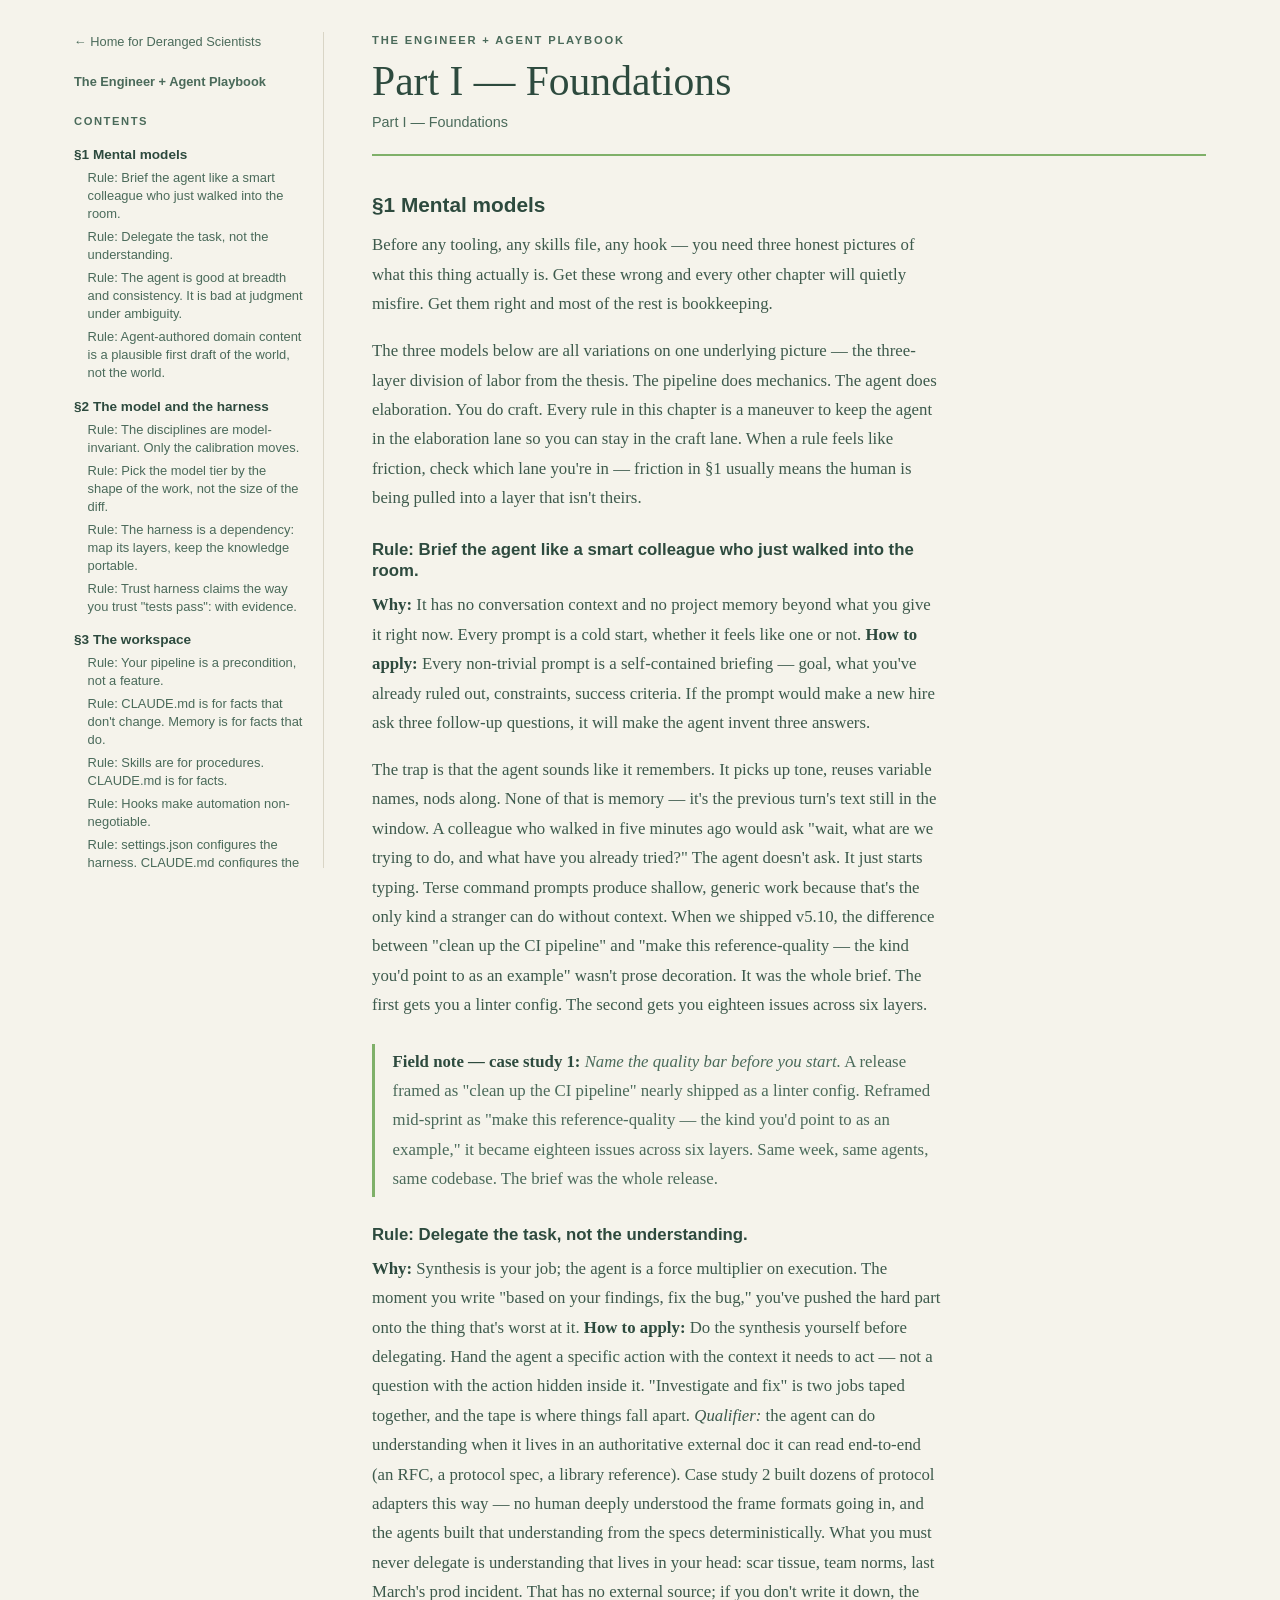
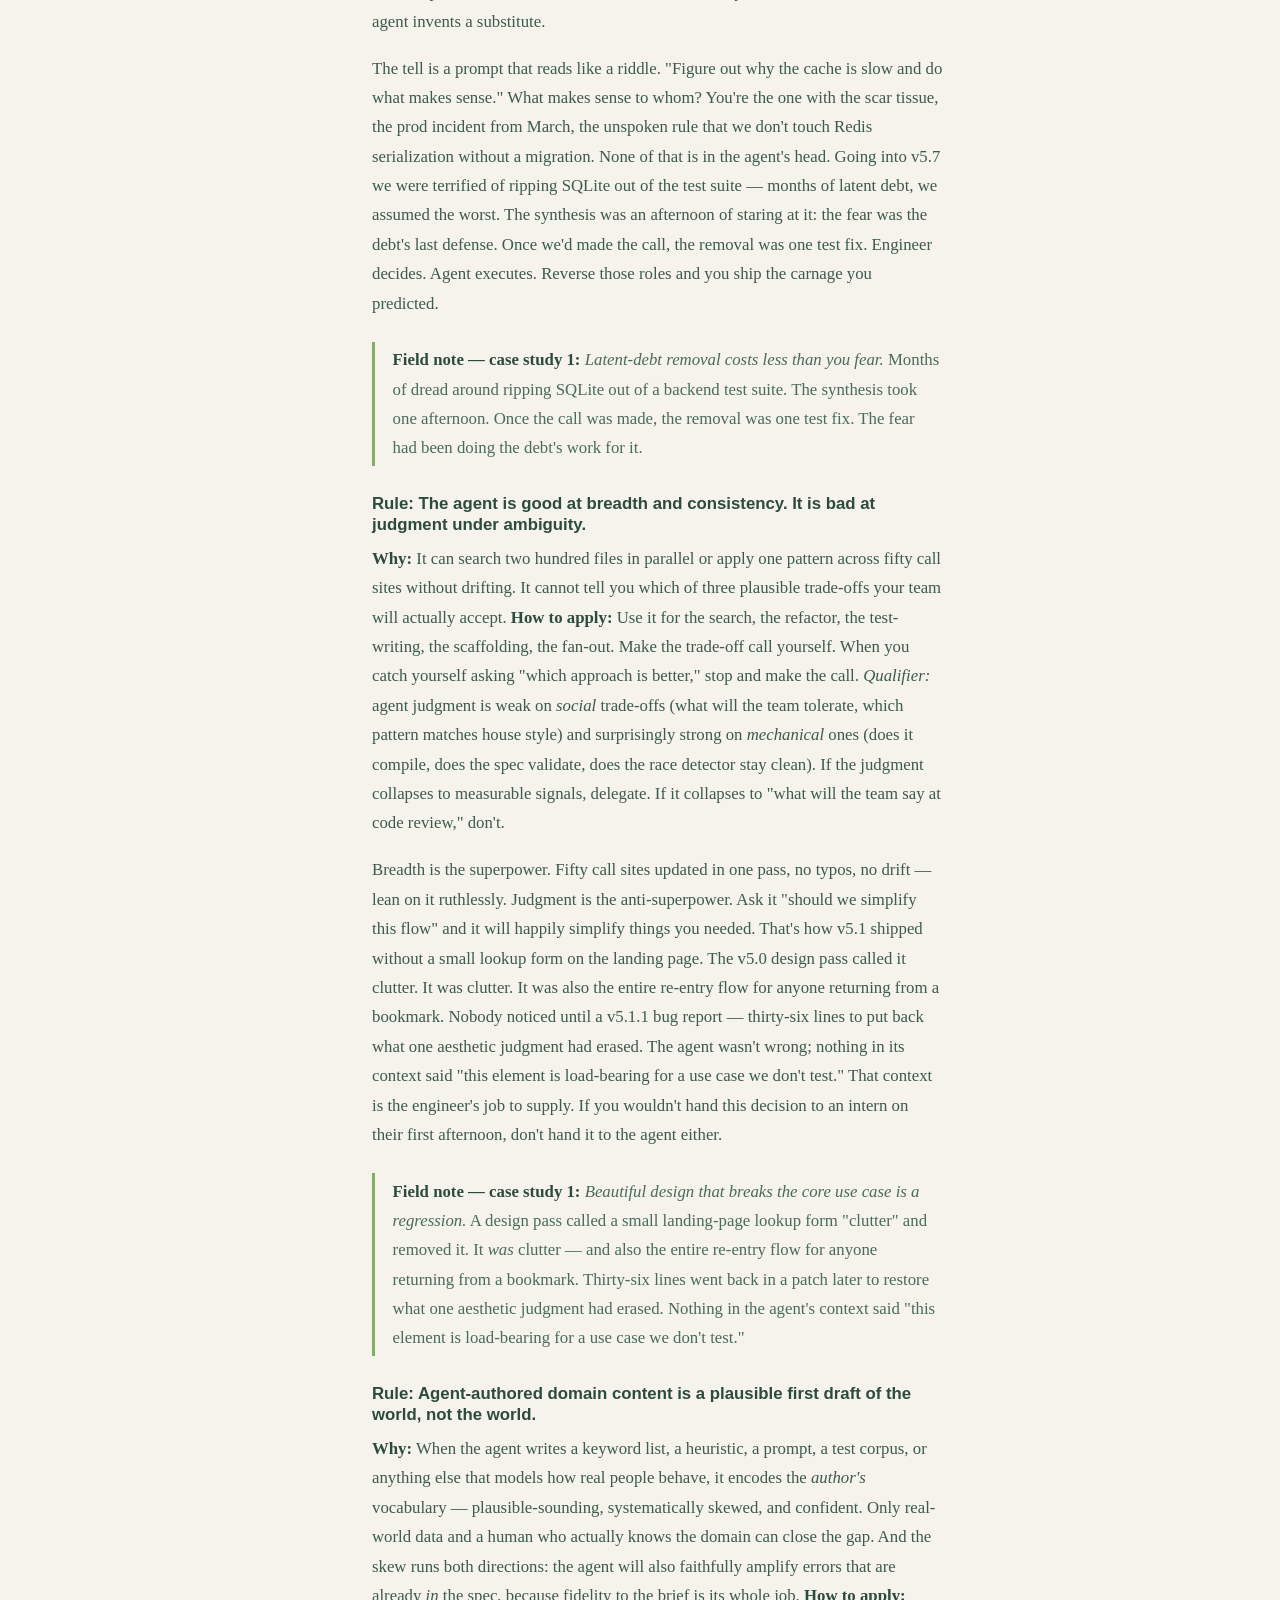
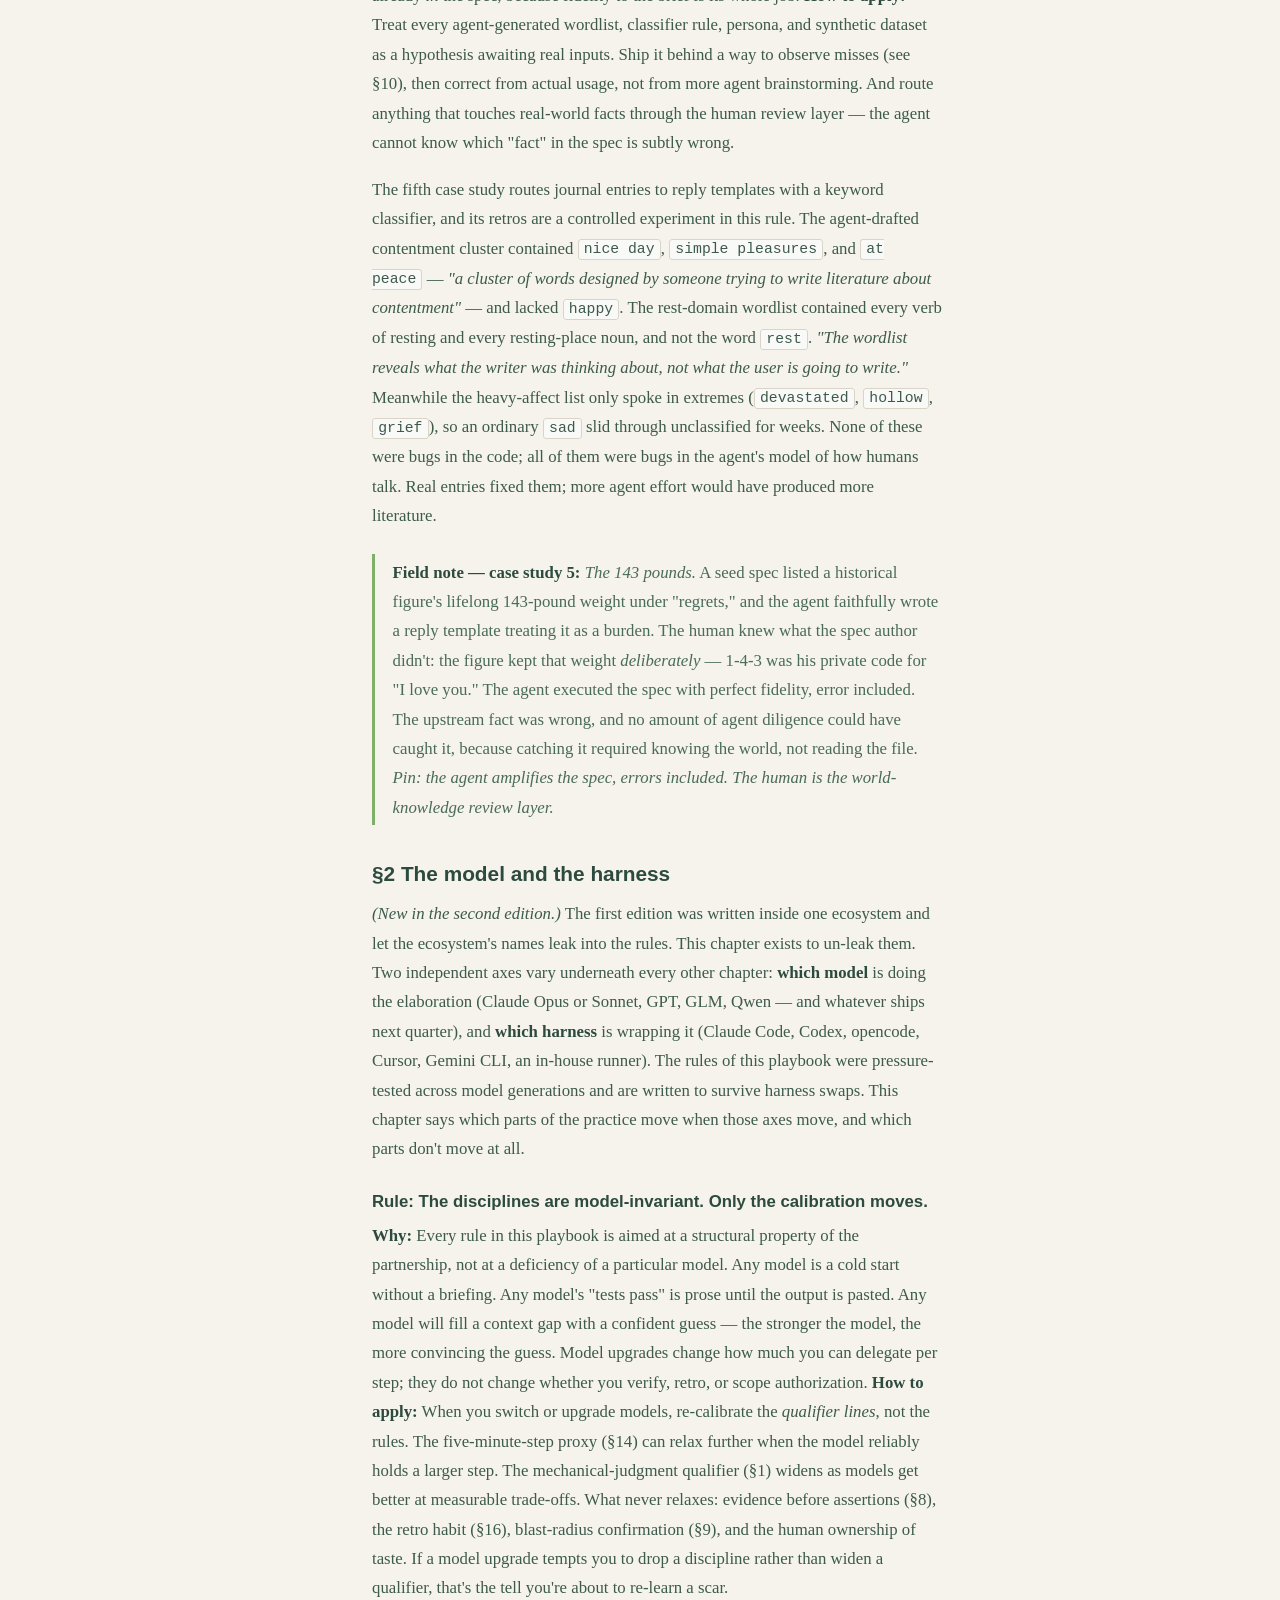
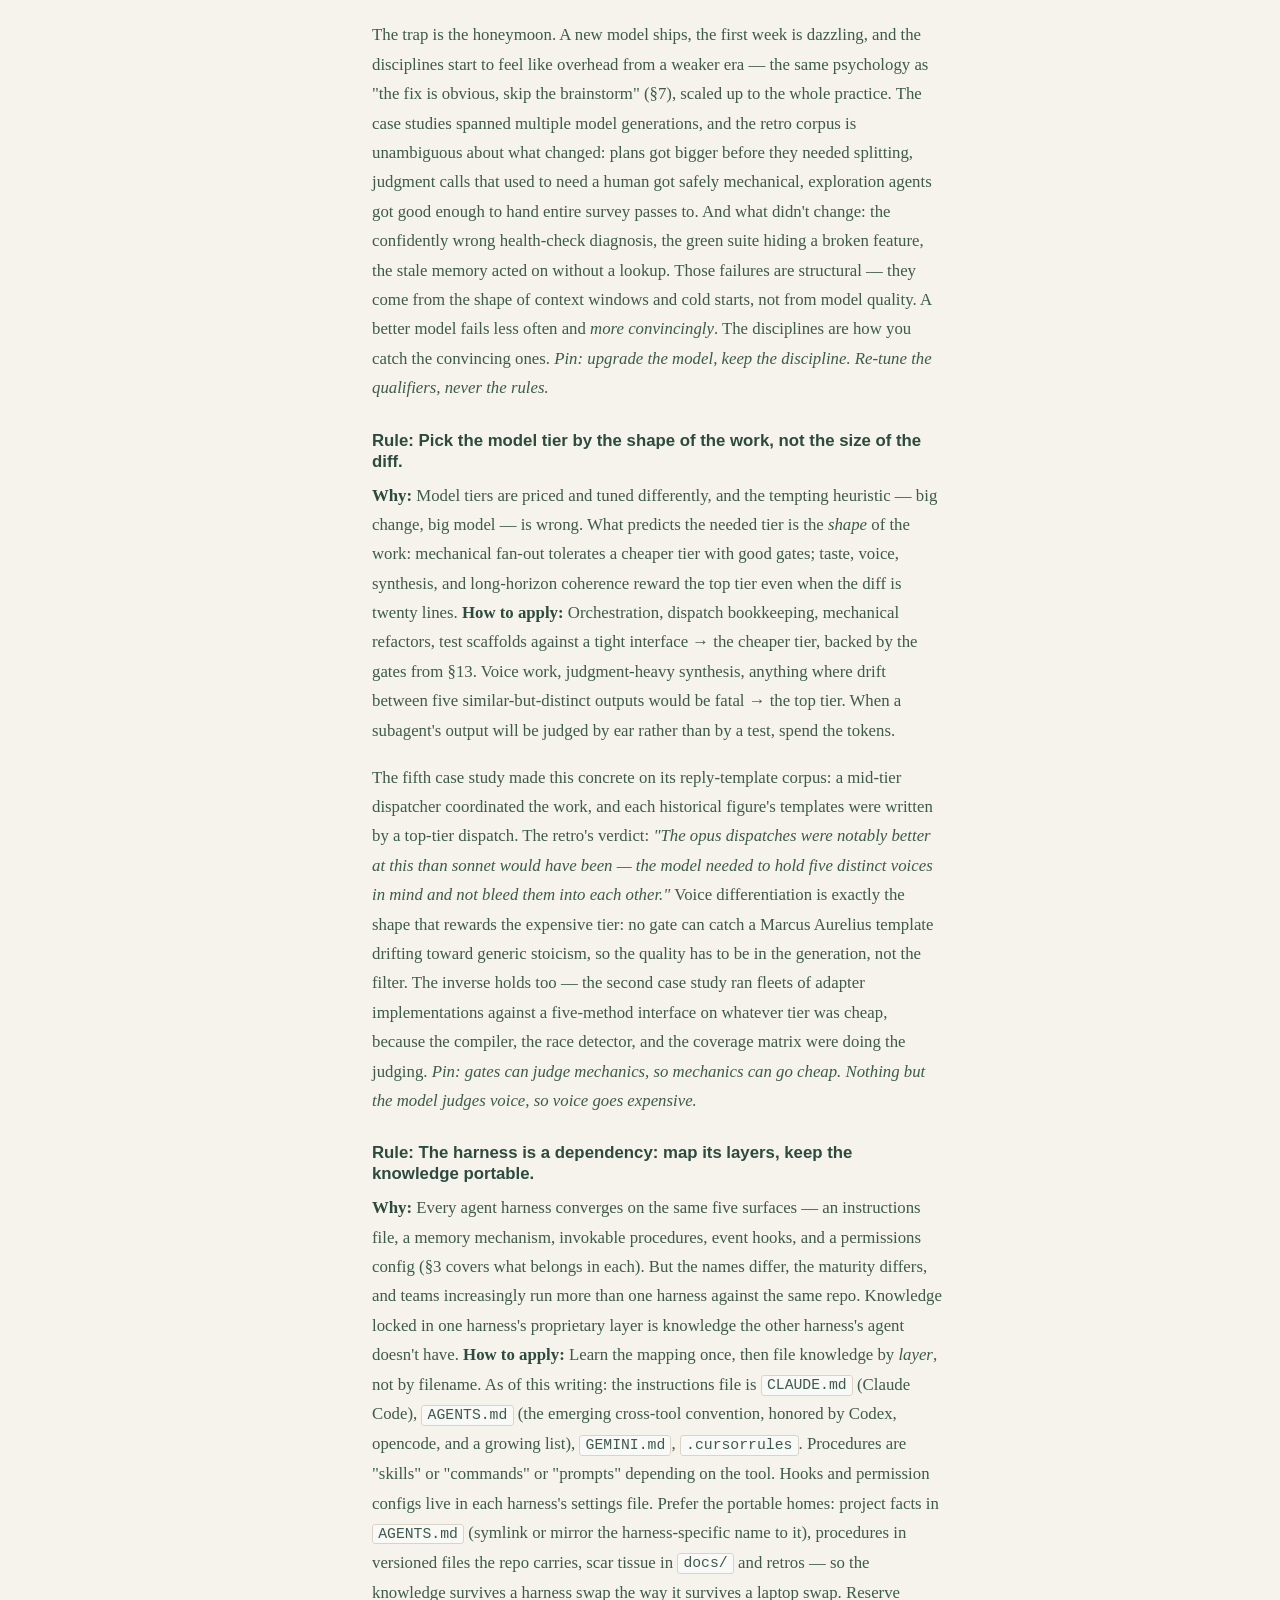
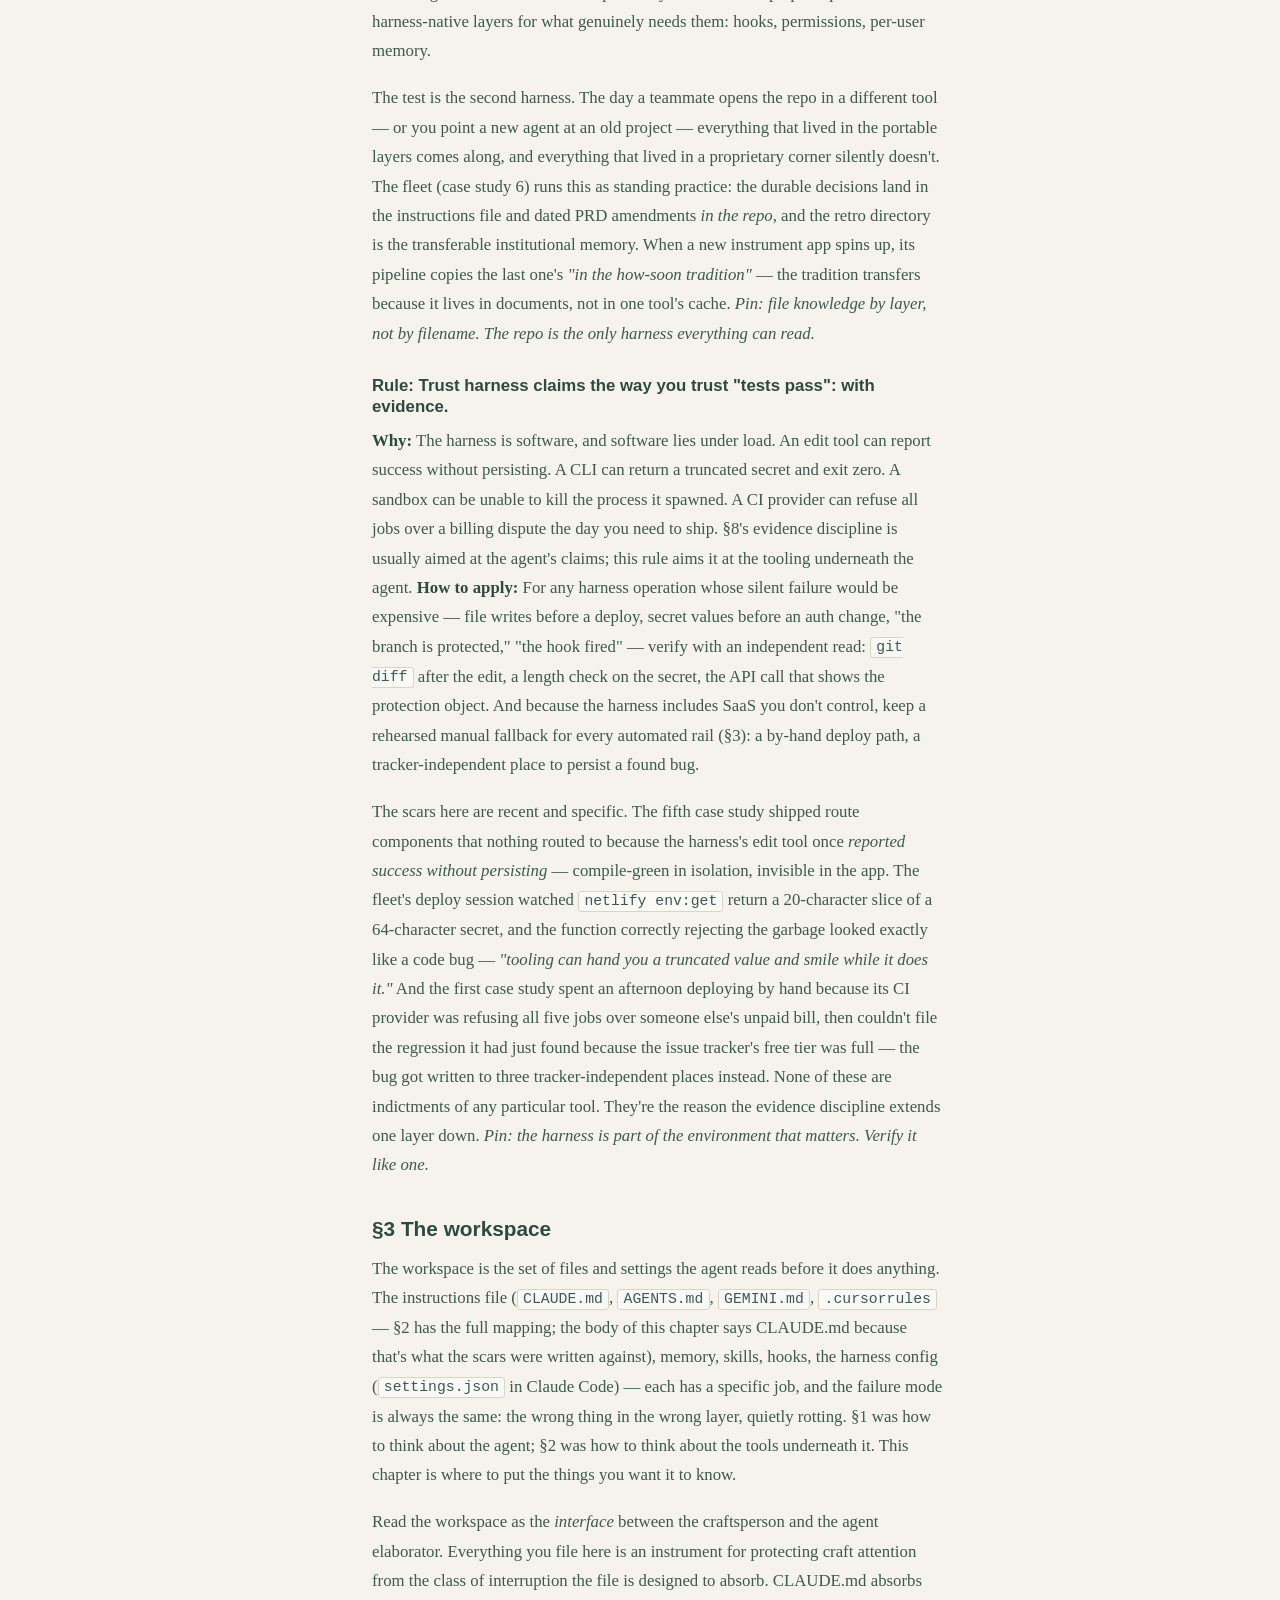
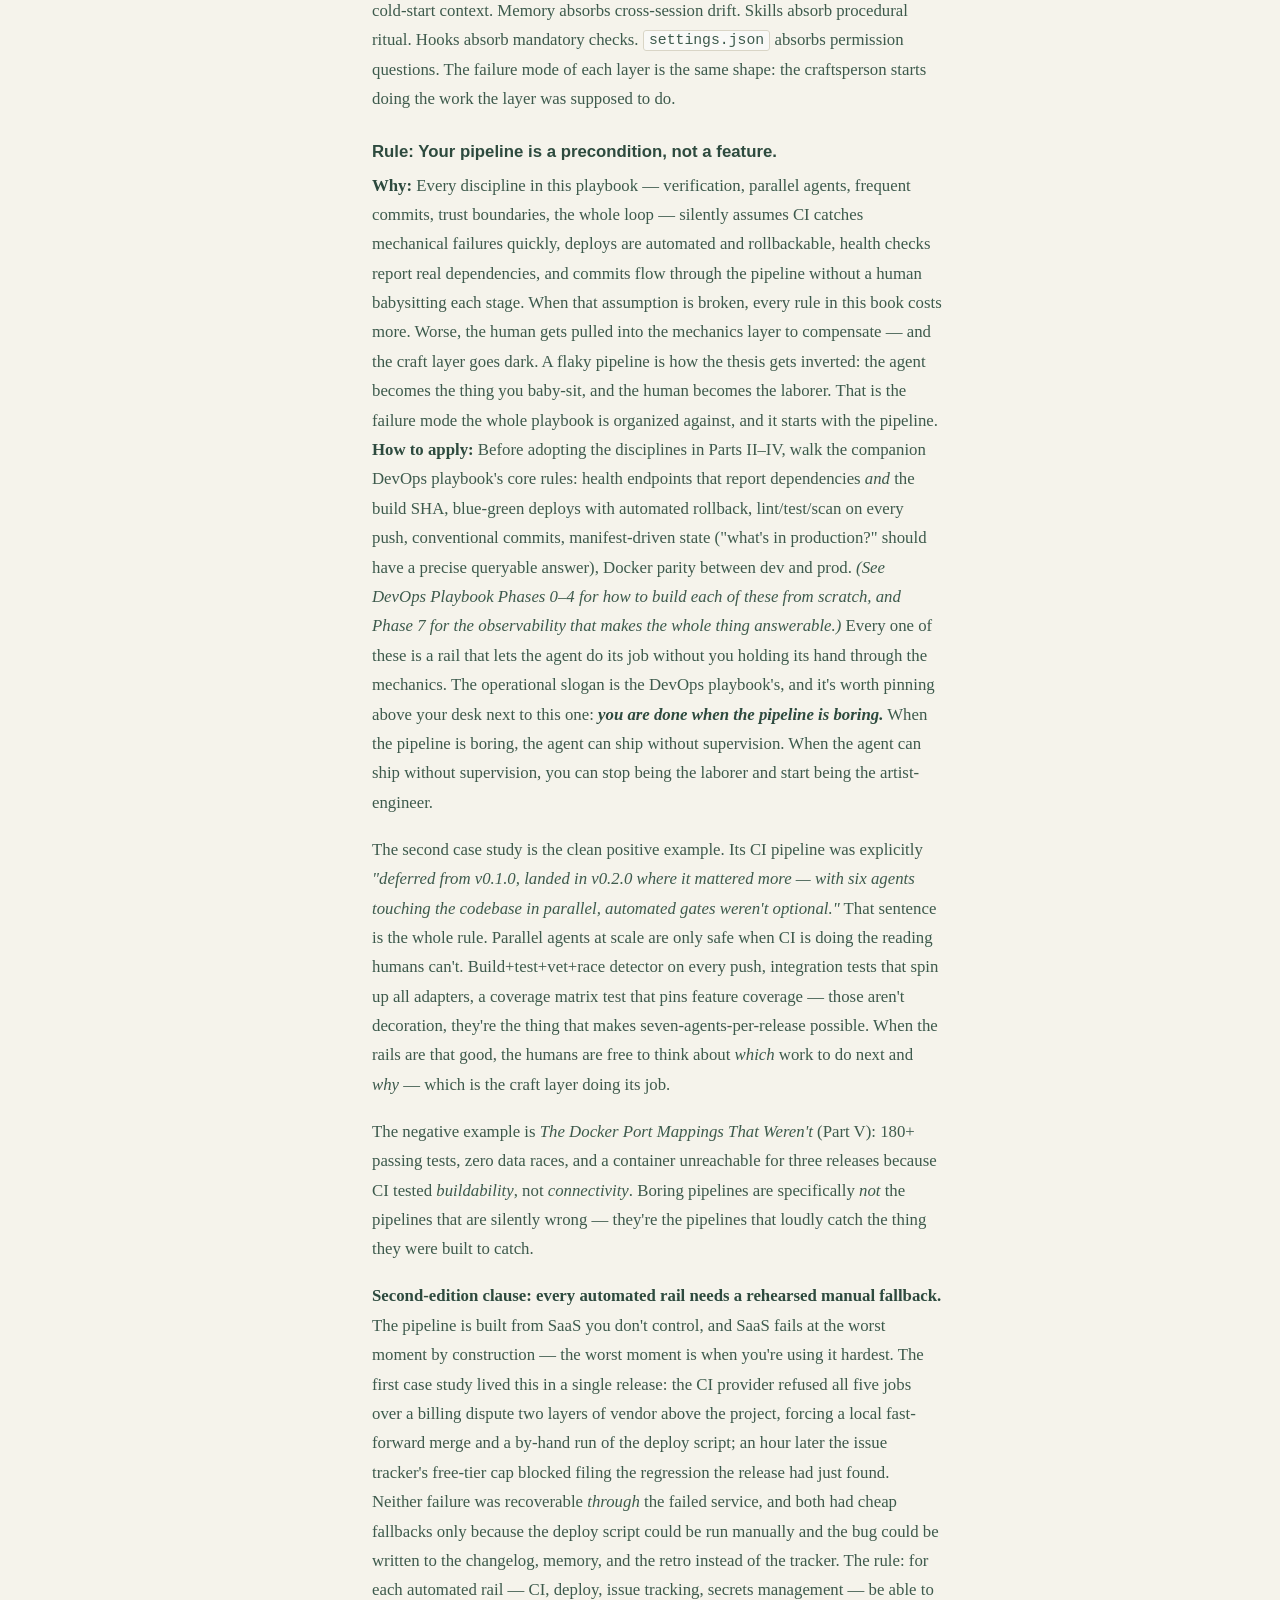
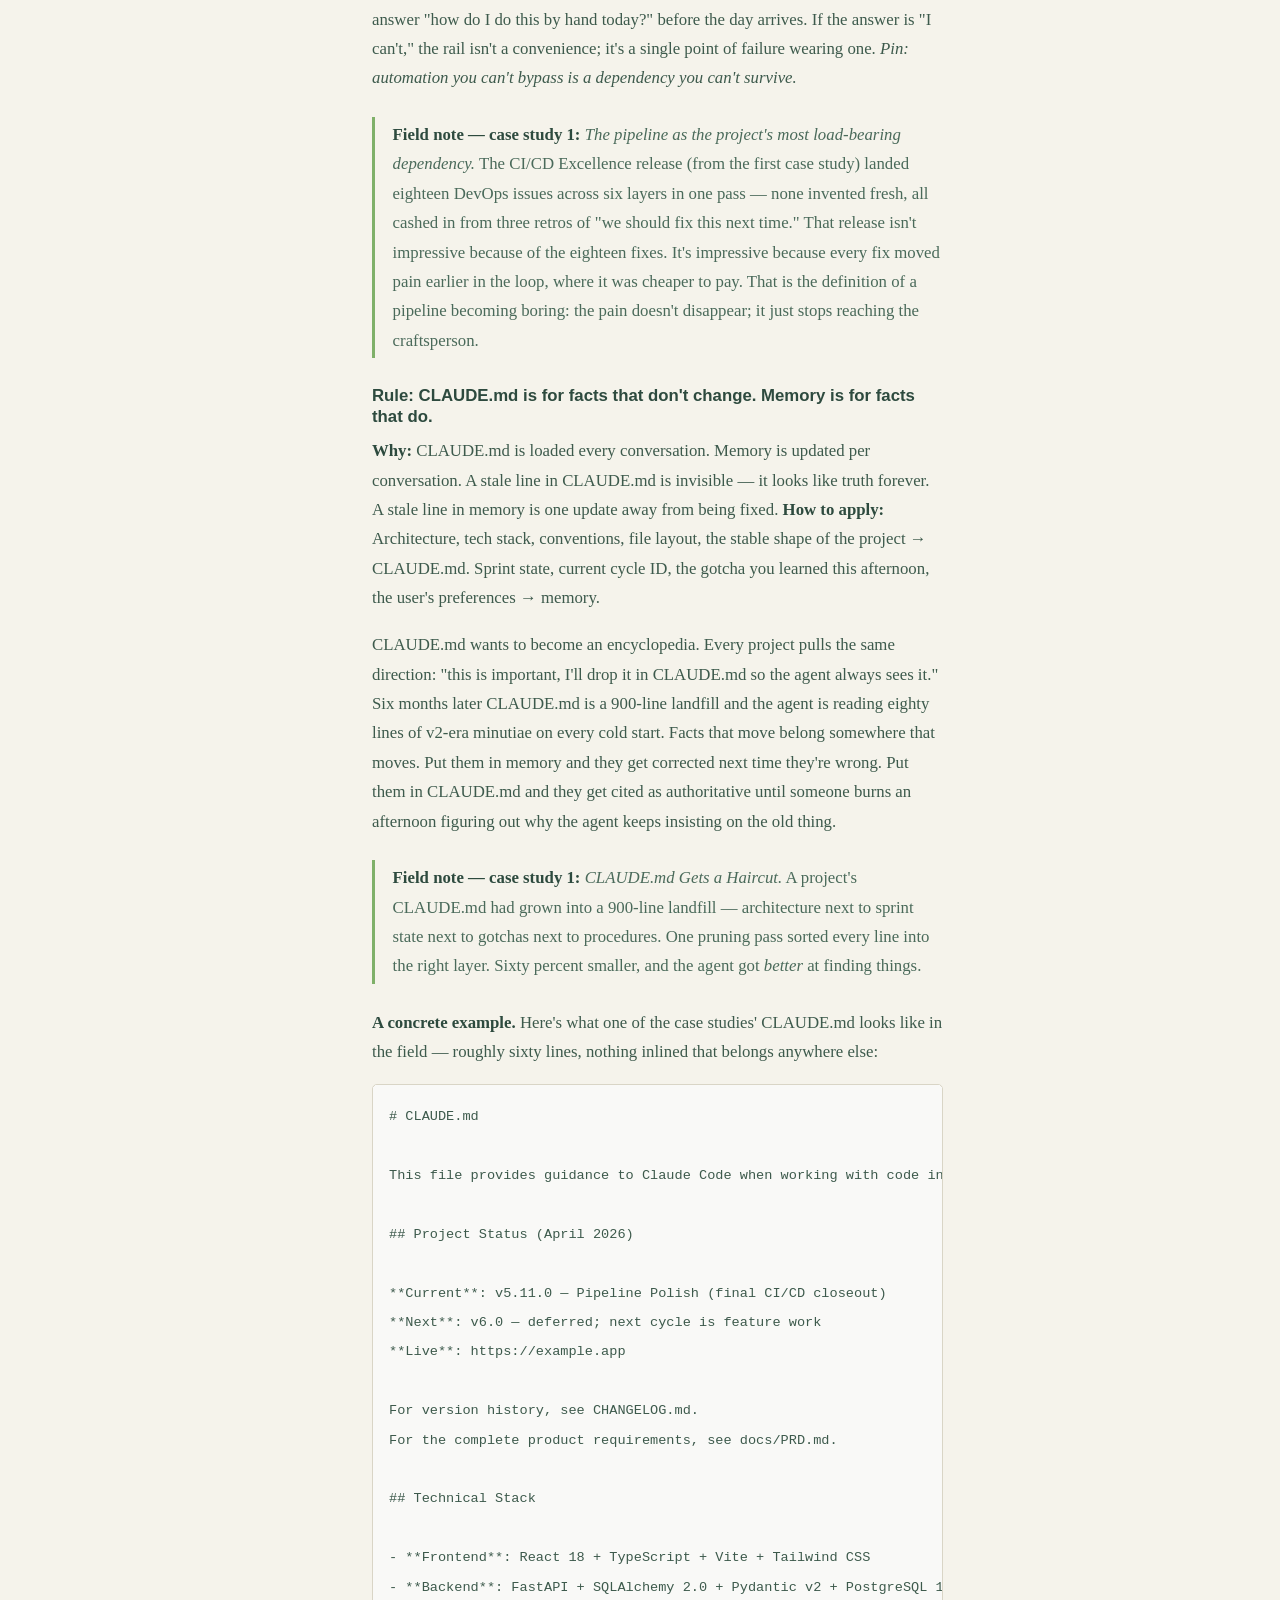
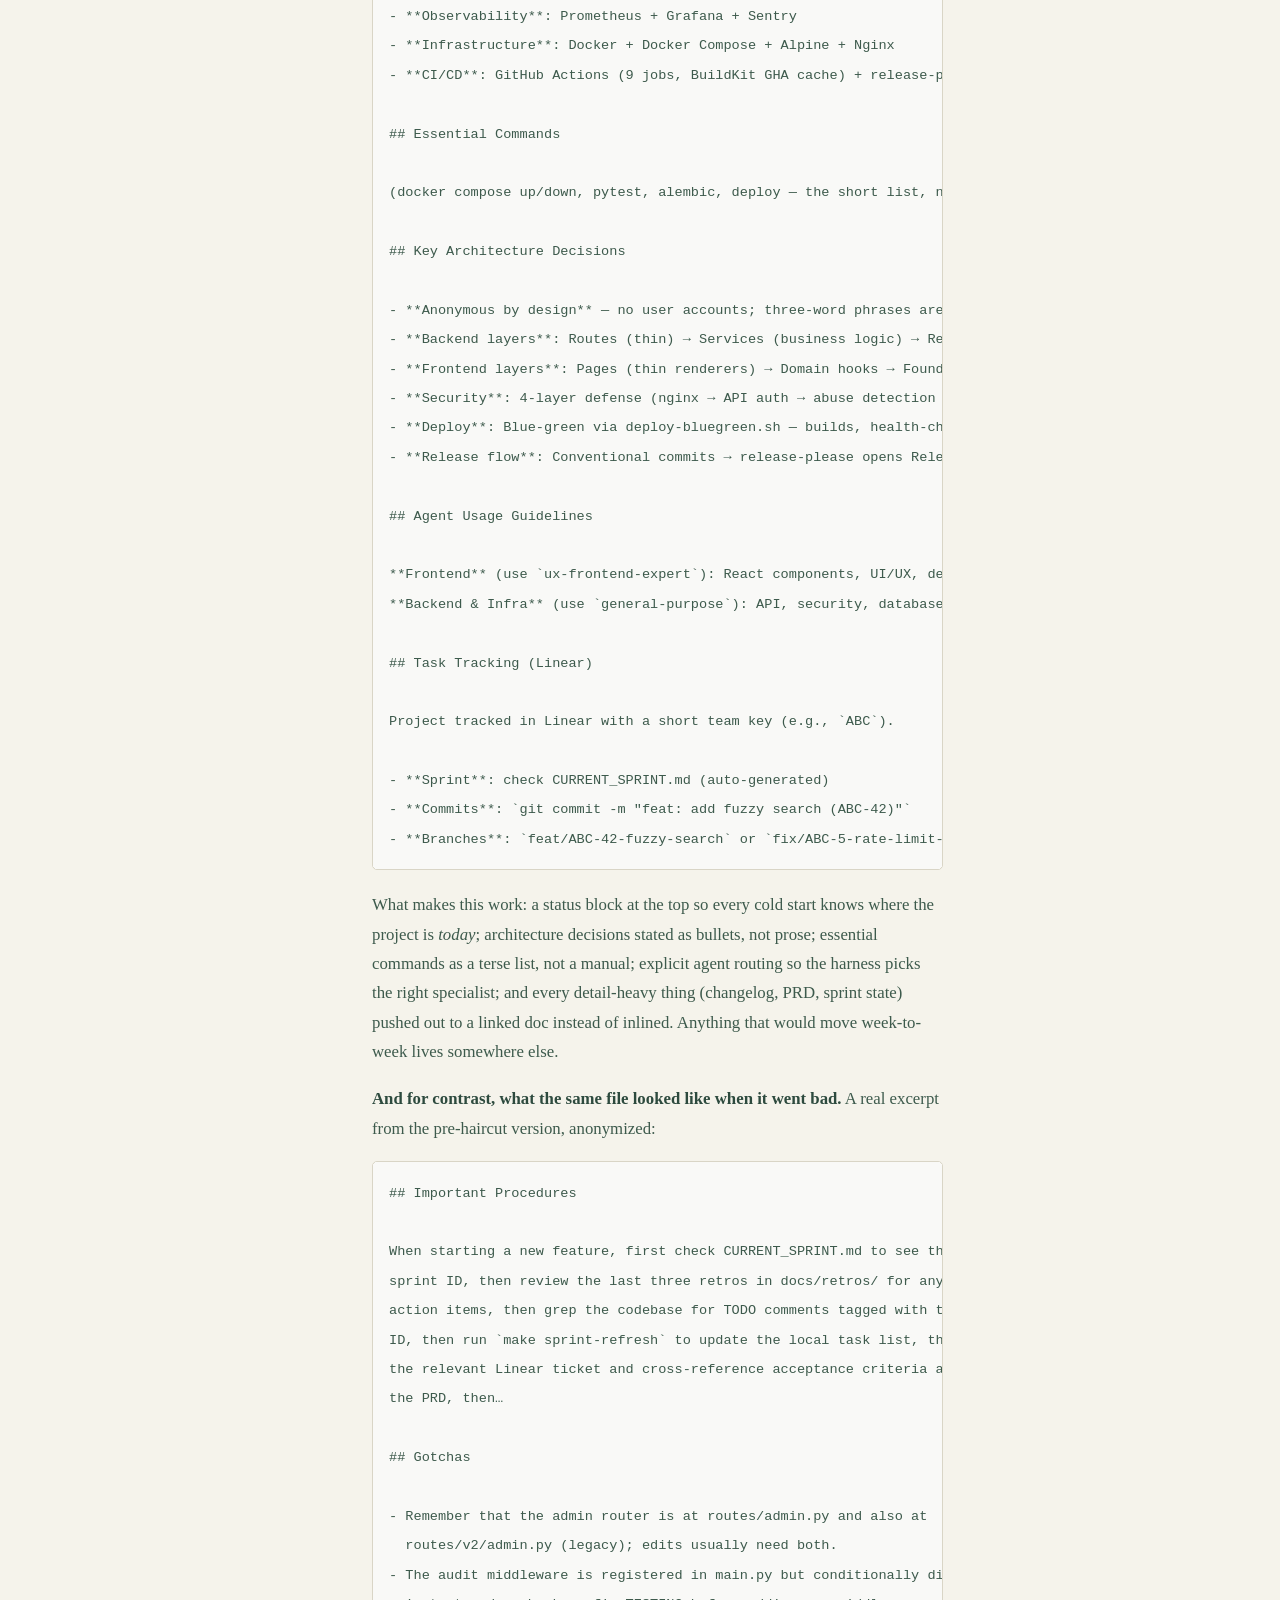
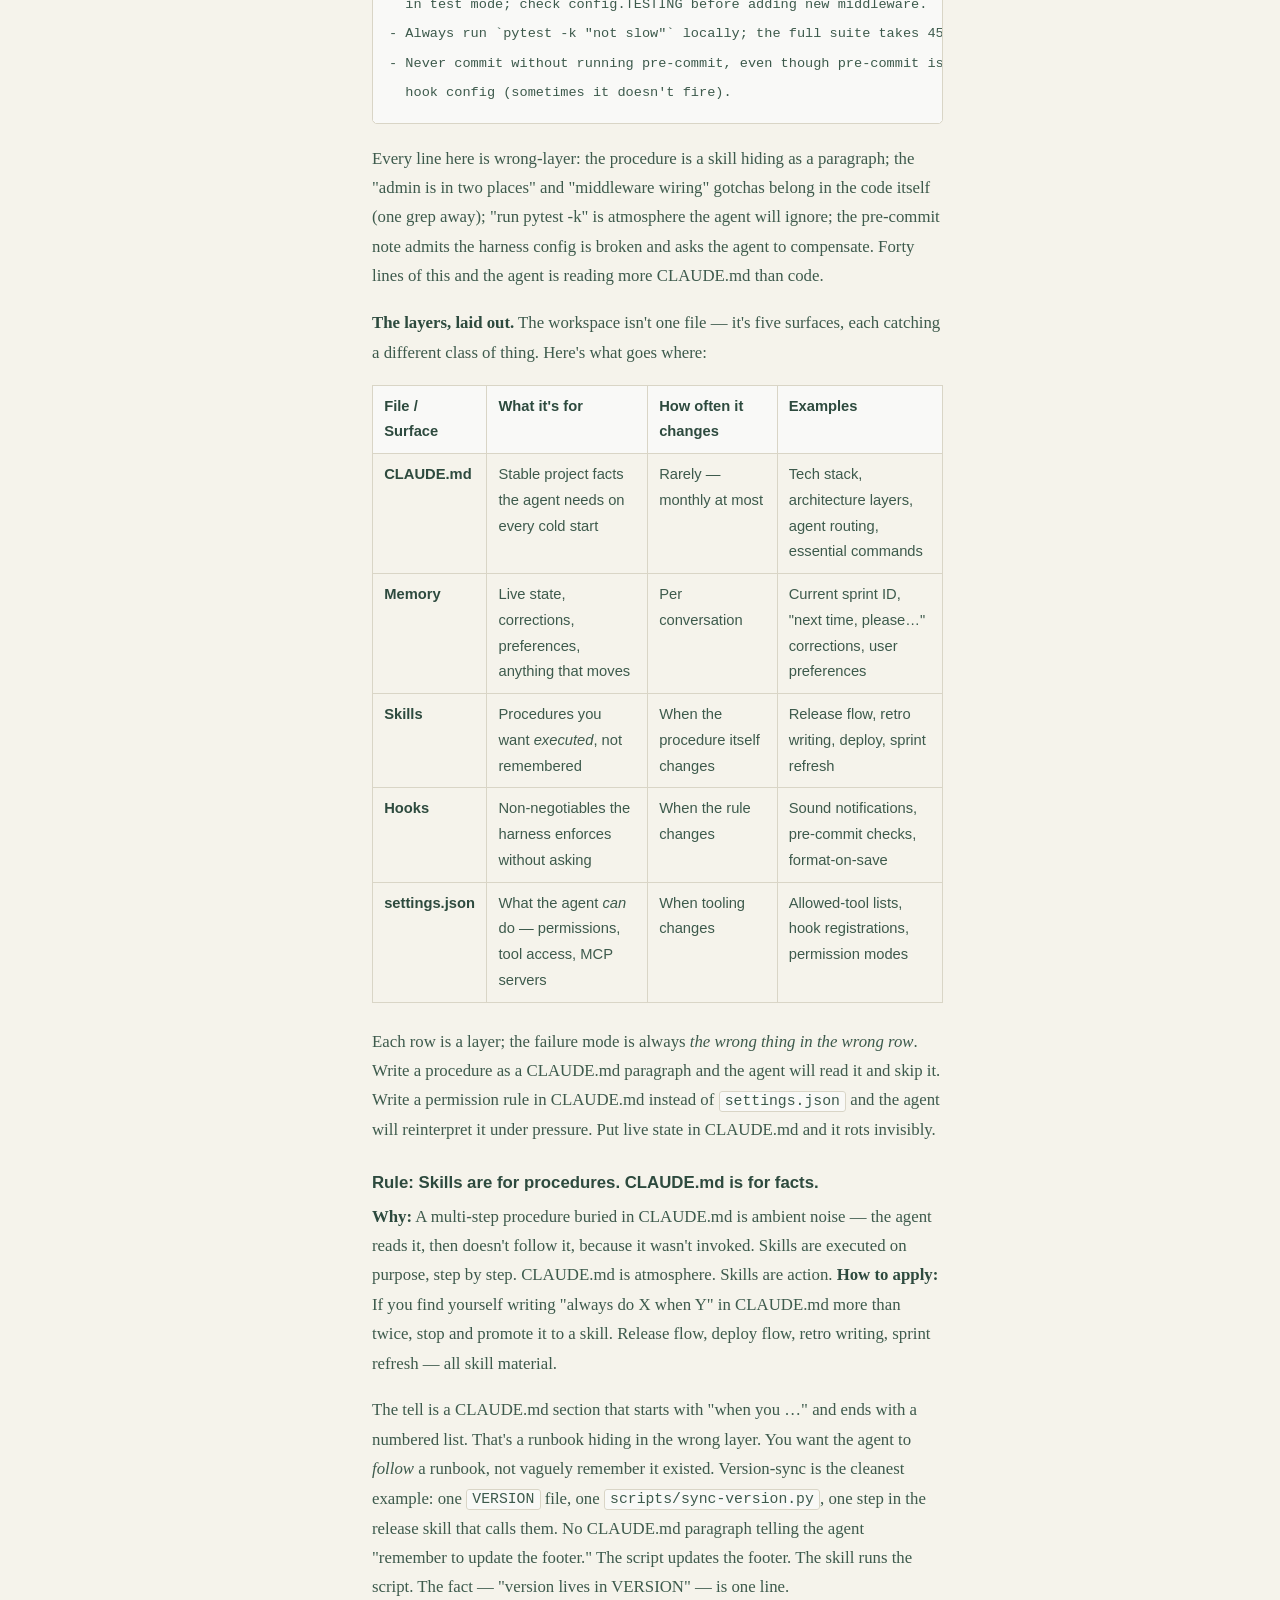
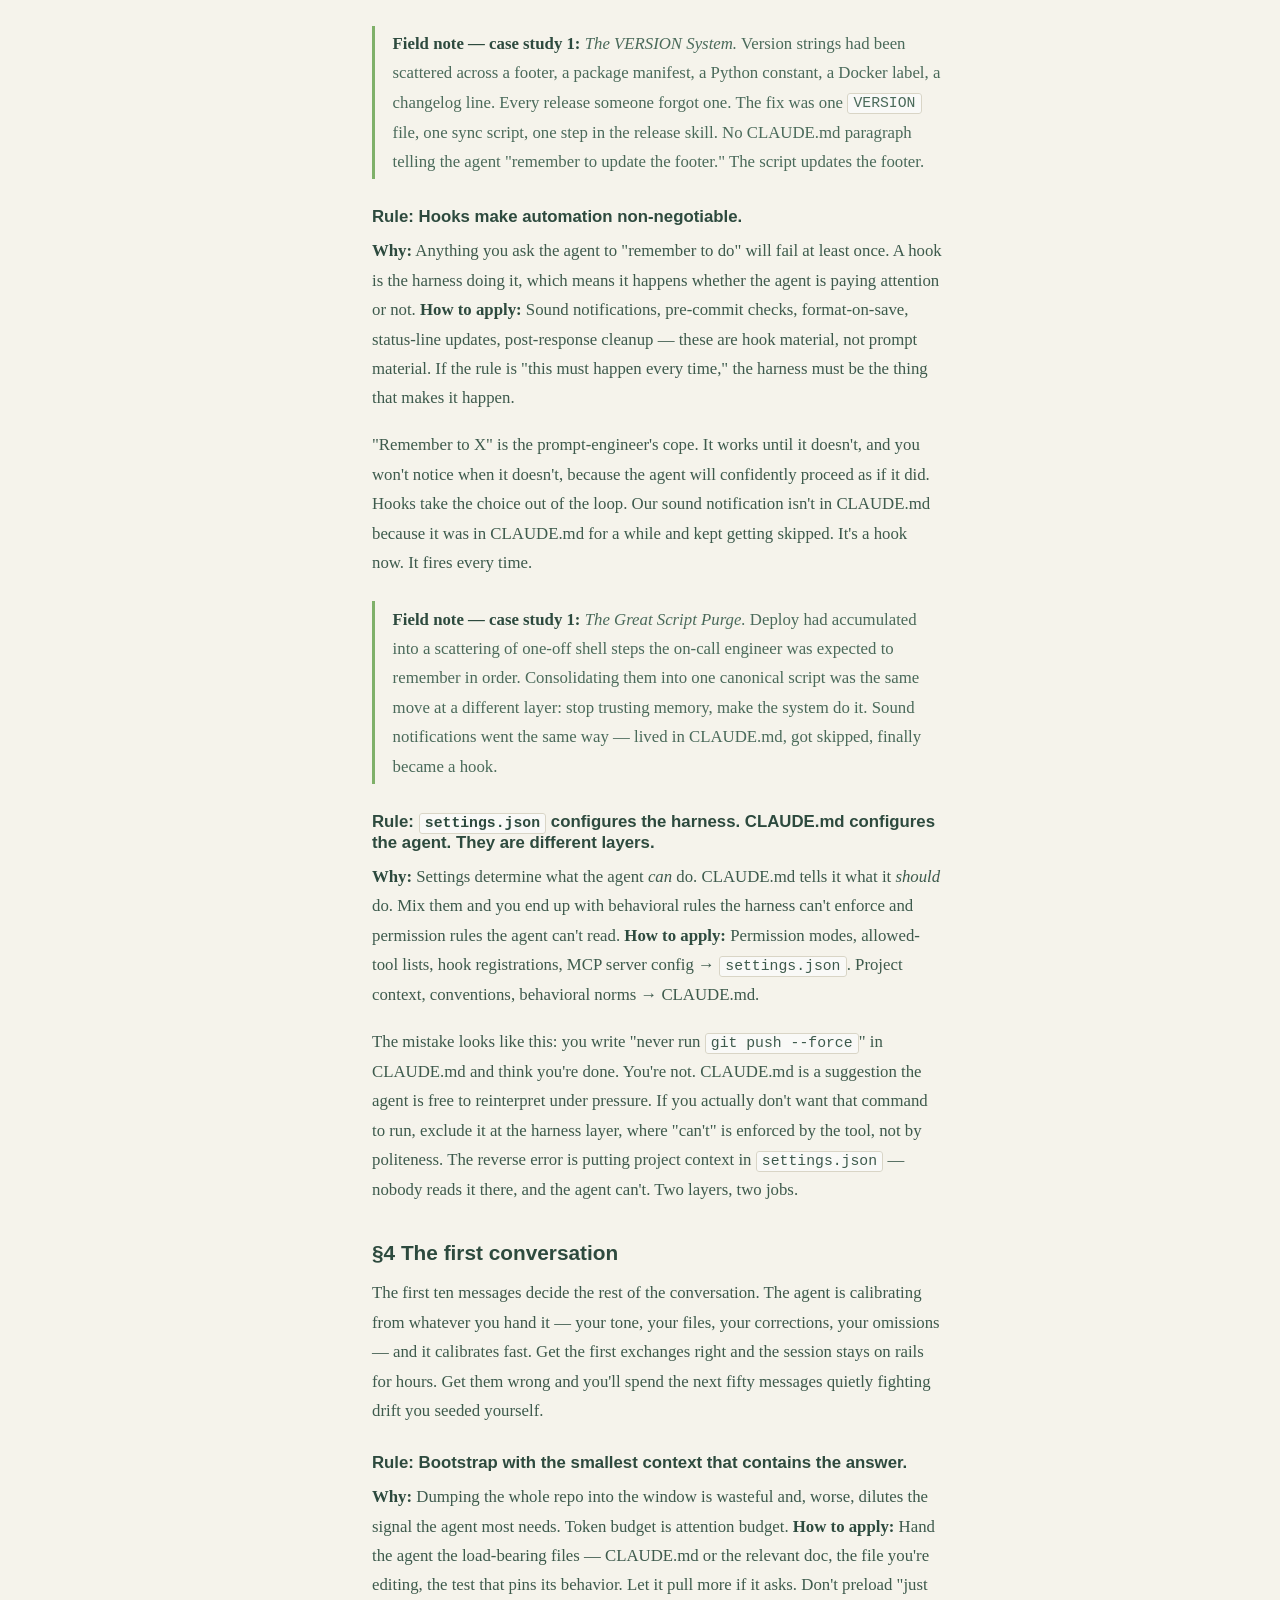
<file: playbook/foundations.html>
<!DOCTYPE html>
<html lang="en">
<head>
<meta charset="UTF-8">
<meta name="viewport" content="width=device-width, initial-scale=1.0">
<title>Part I — Foundations — Home for Deranged Scientists</title>
<meta name="description" content="Part I — Foundations of the Engineer + Agent Playbook.">
<link rel="stylesheet" href="../assets/docs.css">
</head>
<body>
<a class="skip-link" href="#content">Skip to content</a>
<div class="doc-layout">
<nav class="doc-rail" aria-label="Contents">
<a class="doc-home" href="../">&larr; Home for Deranged Scientists</a>
<p class="rail-doc"><a href="index.html">The Engineer + Agent Playbook</a></p>
<h2 class="rail-heading">Contents</h2>
<ol class="rail-list">
<li class="rail-l2"><a href="#1-mental-models">§1 Mental models</a></li>
<li class="rail-l3"><a href="#rule-brief-the-agent-like-a-smart-colleague-who-just-walked-into-the-room">Rule: Brief the agent like a smart colleague who just walked into the room.</a></li>
<li class="rail-l3"><a href="#rule-delegate-the-task-not-the-understanding">Rule: Delegate the task, not the understanding.</a></li>
<li class="rail-l3"><a href="#rule-the-agent-is-good-at-breadth-and-consistency-it-is-bad-at-judgment-under-ambiguity">Rule: The agent is good at breadth and consistency. It is bad at judgment under ambiguity.</a></li>
<li class="rail-l3"><a href="#rule-agent-authored-domain-content-is-a-plausible-first-draft-of-the-world-not-the-world">Rule: Agent-authored domain content is a plausible first draft of the world, not the world.</a></li>
<li class="rail-l2"><a href="#2-the-model-and-the-harness">§2 The model and the harness</a></li>
<li class="rail-l3"><a href="#rule-the-disciplines-are-model-invariant-only-the-calibration-moves">Rule: The disciplines are model-invariant. Only the calibration moves.</a></li>
<li class="rail-l3"><a href="#rule-pick-the-model-tier-by-the-shape-of-the-work-not-the-size-of-the-diff">Rule: Pick the model tier by the shape of the work, not the size of the diff.</a></li>
<li class="rail-l3"><a href="#rule-the-harness-is-a-dependency-map-its-layers-keep-the-knowledge-portable">Rule: The harness is a dependency: map its layers, keep the knowledge portable.</a></li>
<li class="rail-l3"><a href="#rule-trust-harness-claims-the-way-you-trust-tests-pass-with-evidence">Rule: Trust harness claims the way you trust &quot;tests pass&quot;: with evidence.</a></li>
<li class="rail-l2"><a href="#3-the-workspace">§3 The workspace</a></li>
<li class="rail-l3"><a href="#rule-your-pipeline-is-a-precondition-not-a-feature">Rule: Your pipeline is a precondition, not a feature.</a></li>
<li class="rail-l3"><a href="#rule-claudemd-is-for-facts-that-dont-change-memory-is-for-facts-that-do">Rule: CLAUDE.md is for facts that don't change. Memory is for facts that do.</a></li>
<li class="rail-l3"><a href="#rule-skills-are-for-procedures-claudemd-is-for-facts">Rule: Skills are for procedures. CLAUDE.md is for facts.</a></li>
<li class="rail-l3"><a href="#rule-hooks-make-automation-non-negotiable">Rule: Hooks make automation non-negotiable.</a></li>
<li class="rail-l3"><a href="#rule-settingsjson-configures-the-harness-claudemd-configures-the-agent-they-are-different-layers">Rule: settings.json configures the harness. CLAUDE.md configures the agent. They are different layers.</a></li>
<li class="rail-l2"><a href="#4-the-first-conversation">§4 The first conversation</a></li>
<li class="rail-l3"><a href="#rule-bootstrap-with-the-smallest-context-that-contains-the-answer">Rule: Bootstrap with the smallest context that contains the answer.</a></li>
<li class="rail-l3"><a href="#rule-correct-drift-in-message-2-not-message-50">Rule: Correct drift in message 2, not message 50.</a></li>
<li class="rail-l3"><a href="#rule-if-the-agent-doesnt-know-something-tell-it-dont-let-it-guess">Rule: If the agent doesn't know something, tell it. Don't let it guess.</a></li>
<li class="rail-l3"><a href="#rule-make-the-agent-tell-you-what-it-thinks-youre-building--then-grill-it">Rule: Make the agent tell you what it thinks you're building — then grill it.</a></li>
<li class="rail-l2"><a href="#5-the-loop">§5 The loop</a></li>
<li class="rail-l3"><a href="#rule-explore-before-you-plan-the-plan-is-not-the-codebase">Rule: Explore before you plan. The plan is not the codebase.</a></li>
<li class="rail-l3"><a href="#rule-run-the-whole-loop-skip-a-step-out-loud-or-pay-for-it-silently">Rule: Run the whole loop. Skip a step out loud or pay for it silently.</a></li>
<li class="rail-l3"><a href="#rule-brainstorm-before-planning-plan-before-code">Rule: Brainstorm before planning. Plan before code.</a></li>
<li class="rail-l3"><a href="#rule-frequent-commits-are-not-optional">Rule: Frequent commits are not optional.</a></li>
<li class="rail-l3"><a href="#rule-retros-feed-the-next-loop">Rule: Retros feed the next loop.</a></li>
<li class="rail-l3"><a href="#rule-cycles-nest-each-level-needs-a-theme-a-boundary-and-all-three-phases">Rule: Cycles nest. Each level needs a theme, a boundary, and all three phases.</a></li>
</ol>
</nav>
<main class="doc-main" id="content">
<header class="doc-masthead">
<p class="doc-eyebrow">The Engineer + Agent Playbook</p>
<h1 class="doc-title" id="part-i--foundations">Part I — Foundations</h1>
<p class="doc-meta">Part I — Foundations</p>
</header>
<div class="doc-body">
<h2 id="1-mental-models">§1 Mental models</h2>
<p>Before any tooling, any skills file, any hook — you need three honest pictures of what this thing actually is. Get these wrong and every other chapter will quietly misfire. Get them right and most of the rest is bookkeeping.</p>
<p>The three models below are all variations on one underlying picture — the three-layer division of labor from the thesis. The pipeline does mechanics. The agent does elaboration. You do craft. Every rule in this chapter is a maneuver to keep the agent in the elaboration lane so you can stay in the craft lane. When a rule feels like friction, check which lane you&#39;re in — friction in §1 usually means the human is being pulled into a layer that isn&#39;t theirs.</p>
<h3 id="rule-brief-the-agent-like-a-smart-colleague-who-just-walked-into-the-room">Rule: Brief the agent like a smart colleague who just walked into the room.</h3>
<p><strong>Why:</strong> It has no conversation context and no project memory beyond what you give it right now. Every prompt is a cold start, whether it feels like one or not.
<strong>How to apply:</strong> Every non-trivial prompt is a self-contained briefing — goal, what you&#39;ve already ruled out, constraints, success criteria. If the prompt would make a new hire ask three follow-up questions, it will make the agent invent three answers.</p>
<p>The trap is that the agent sounds like it remembers. It picks up tone, reuses variable names, nods along. None of that is memory — it&#39;s the previous turn&#39;s text still in the window. A colleague who walked in five minutes ago would ask &quot;wait, what are we trying to do, and what have you already tried?&quot; The agent doesn&#39;t ask. It just starts typing. Terse command prompts produce shallow, generic work because that&#39;s the only kind a stranger can do without context. When we shipped v5.10, the difference between &quot;clean up the CI pipeline&quot; and &quot;make this reference-quality — the kind you&#39;d point to as an example&quot; wasn&#39;t prose decoration. It was the whole brief. The first gets you a linter config. The second gets you eighteen issues across six layers.</p>
<blockquote>
<p><strong>Field note — case study 1:</strong> <em>Name the quality bar before you start.</em> A release framed as &quot;clean up the CI pipeline&quot; nearly shipped as a linter config. Reframed mid-sprint as &quot;make this reference-quality — the kind you&#39;d point to as an example,&quot; it became eighteen issues across six layers. Same week, same agents, same codebase. The brief was the whole release.</p>
</blockquote>
<h3 id="rule-delegate-the-task-not-the-understanding">Rule: Delegate the task, not the understanding.</h3>
<p><strong>Why:</strong> Synthesis is your job; the agent is a force multiplier on execution. The moment you write &quot;based on your findings, fix the bug,&quot; you&#39;ve pushed the hard part onto the thing that&#39;s worst at it.
<strong>How to apply:</strong> Do the synthesis yourself before delegating. Hand the agent a specific action with the context it needs to act — not a question with the action hidden inside it. &quot;Investigate and fix&quot; is two jobs taped together, and the tape is where things fall apart. <em>Qualifier:</em> the agent can do understanding when it lives in an authoritative external doc it can read end-to-end (an RFC, a protocol spec, a library reference). Case study 2 built dozens of protocol adapters this way — no human deeply understood the frame formats going in, and the agents built that understanding from the specs deterministically. What you must never delegate is understanding that lives in your head: scar tissue, team norms, last March&#39;s prod incident. That has no external source; if you don&#39;t write it down, the agent invents a substitute.</p>
<p>The tell is a prompt that reads like a riddle. &quot;Figure out why the cache is slow and do what makes sense.&quot; What makes sense to whom? You&#39;re the one with the scar tissue, the prod incident from March, the unspoken rule that we don&#39;t touch Redis serialization without a migration. None of that is in the agent&#39;s head. Going into v5.7 we were terrified of ripping SQLite out of the test suite — months of latent debt, we assumed the worst. The synthesis was an afternoon of staring at it: the fear was the debt&#39;s last defense. Once we&#39;d made the call, the removal was one test fix. Engineer decides. Agent executes. Reverse those roles and you ship the carnage you predicted.</p>
<blockquote>
<p><strong>Field note — case study 1:</strong> <em>Latent-debt removal costs less than you fear.</em> Months of dread around ripping SQLite out of a backend test suite. The synthesis took one afternoon. Once the call was made, the removal was one test fix. The fear had been doing the debt&#39;s work for it.</p>
</blockquote>
<h3 id="rule-the-agent-is-good-at-breadth-and-consistency-it-is-bad-at-judgment-under-ambiguity">Rule: The agent is good at breadth and consistency. It is bad at judgment under ambiguity.</h3>
<p><strong>Why:</strong> It can search two hundred files in parallel or apply one pattern across fifty call sites without drifting. It cannot tell you which of three plausible trade-offs your team will actually accept.
<strong>How to apply:</strong> Use it for the search, the refactor, the test-writing, the scaffolding, the fan-out. Make the trade-off call yourself. When you catch yourself asking &quot;which approach is better,&quot; stop and make the call. <em>Qualifier:</em> agent judgment is weak on <em>social</em> trade-offs (what will the team tolerate, which pattern matches house style) and surprisingly strong on <em>mechanical</em> ones (does it compile, does the spec validate, does the race detector stay clean). If the judgment collapses to measurable signals, delegate. If it collapses to &quot;what will the team say at code review,&quot; don&#39;t.</p>
<p>Breadth is the superpower. Fifty call sites updated in one pass, no typos, no drift — lean on it ruthlessly. Judgment is the anti-superpower. Ask it &quot;should we simplify this flow&quot; and it will happily simplify things you needed. That&#39;s how v5.1 shipped without a small lookup form on the landing page. The v5.0 design pass called it clutter. It was clutter. It was also the entire re-entry flow for anyone returning from a bookmark. Nobody noticed until a v5.1.1 bug report — thirty-six lines to put back what one aesthetic judgment had erased. The agent wasn&#39;t wrong; nothing in its context said &quot;this element is load-bearing for a use case we don&#39;t test.&quot; That context is the engineer&#39;s job to supply. If you wouldn&#39;t hand this decision to an intern on their first afternoon, don&#39;t hand it to the agent either.</p>
<blockquote>
<p><strong>Field note — case study 1:</strong> <em>Beautiful design that breaks the core use case is a regression.</em> A design pass called a small landing-page lookup form &quot;clutter&quot; and removed it. It <em>was</em> clutter — and also the entire re-entry flow for anyone returning from a bookmark. Thirty-six lines went back in a patch later to restore what one aesthetic judgment had erased. Nothing in the agent&#39;s context said &quot;this element is load-bearing for a use case we don&#39;t test.&quot;</p>
</blockquote>
<h3 id="rule-agent-authored-domain-content-is-a-plausible-first-draft-of-the-world-not-the-world">Rule: Agent-authored domain content is a plausible first draft of the world, not the world.</h3>
<p><strong>Why:</strong> When the agent writes a keyword list, a heuristic, a prompt, a test corpus, or anything else that models how real people behave, it encodes the <em>author&#39;s</em> vocabulary — plausible-sounding, systematically skewed, and confident. Only real-world data and a human who actually knows the domain can close the gap. And the skew runs both directions: the agent will also faithfully amplify errors that are already <em>in</em> the spec, because fidelity to the brief is its whole job.
<strong>How to apply:</strong> Treat every agent-generated wordlist, classifier rule, persona, and synthetic dataset as a hypothesis awaiting real inputs. Ship it behind a way to observe misses (see §10), then correct from actual usage, not from more agent brainstorming. And route anything that touches real-world facts through the human review layer — the agent cannot know which &quot;fact&quot; in the spec is subtly wrong.</p>
<p>The fifth case study routes journal entries to reply templates with a keyword classifier, and its retros are a controlled experiment in this rule. The agent-drafted contentment cluster contained <code>nice day</code>, <code>simple pleasures</code>, and <code>at peace</code> — <em>&quot;a cluster of words designed by someone trying to write literature about contentment&quot;</em> — and lacked <code>happy</code>. The rest-domain wordlist contained every verb of resting and every resting-place noun, and not the word <code>rest</code>. <em>&quot;The wordlist reveals what the writer was thinking about, not what the user is going to write.&quot;</em> Meanwhile the heavy-affect list only spoke in extremes (<code>devastated</code>, <code>hollow</code>, <code>grief</code>), so an ordinary <code>sad</code> slid through unclassified for weeks. None of these were bugs in the code; all of them were bugs in the agent&#39;s model of how humans talk. Real entries fixed them; more agent effort would have produced more literature.</p>
<blockquote>
<p><strong>Field note — case study 5:</strong> <em>The 143 pounds.</em> A seed spec listed a historical figure&#39;s lifelong 143-pound weight under &quot;regrets,&quot; and the agent faithfully wrote a reply template treating it as a burden. The human knew what the spec author didn&#39;t: the figure kept that weight <em>deliberately</em> — 1-4-3 was his private code for &quot;I love you.&quot; The agent executed the spec with perfect fidelity, error included. The upstream fact was wrong, and no amount of agent diligence could have caught it, because catching it required knowing the world, not reading the file. <em>Pin: the agent amplifies the spec, errors included. The human is the world-knowledge review layer.</em></p>
</blockquote>
<h2 id="2-the-model-and-the-harness">§2 The model and the harness</h2>
<p><em>(New in the second edition.)</em> The first edition was written inside one ecosystem and let the ecosystem&#39;s names leak into the rules. This chapter exists to un-leak them. Two independent axes vary underneath every other chapter: <strong>which model</strong> is doing the elaboration (Claude Opus or Sonnet, GPT, GLM, Qwen — and whatever ships next quarter), and <strong>which harness</strong> is wrapping it (Claude Code, Codex, opencode, Cursor, Gemini CLI, an in-house runner). The rules of this playbook were pressure-tested across model generations and are written to survive harness swaps. This chapter says which parts of the practice move when those axes move, and which parts don&#39;t move at all.</p>
<h3 id="rule-the-disciplines-are-model-invariant-only-the-calibration-moves">Rule: The disciplines are model-invariant. Only the calibration moves.</h3>
<p><strong>Why:</strong> Every rule in this playbook is aimed at a structural property of the partnership, not at a deficiency of a particular model. Any model is a cold start without a briefing. Any model&#39;s &quot;tests pass&quot; is prose until the output is pasted. Any model will fill a context gap with a confident guess — the stronger the model, the more convincing the guess. Model upgrades change how much you can delegate per step; they do not change whether you verify, retro, or scope authorization.
<strong>How to apply:</strong> When you switch or upgrade models, re-calibrate the <em>qualifier lines</em>, not the rules. The five-minute-step proxy (§14) can relax further when the model reliably holds a larger step. The mechanical-judgment qualifier (§1) widens as models get better at measurable trade-offs. What never relaxes: evidence before assertions (§8), the retro habit (§16), blast-radius confirmation (§9), and the human ownership of taste. If a model upgrade tempts you to drop a discipline rather than widen a qualifier, that&#39;s the tell you&#39;re about to re-learn a scar.</p>
<p>The trap is the honeymoon. A new model ships, the first week is dazzling, and the disciplines start to feel like overhead from a weaker era — the same psychology as &quot;the fix is obvious, skip the brainstorm&quot; (§7), scaled up to the whole practice. The case studies spanned multiple model generations, and the retro corpus is unambiguous about what changed: plans got bigger before they needed splitting, judgment calls that used to need a human got safely mechanical, exploration agents got good enough to hand entire survey passes to. And what didn&#39;t change: the confidently wrong health-check diagnosis, the green suite hiding a broken feature, the stale memory acted on without a lookup. Those failures are structural — they come from the shape of context windows and cold starts, not from model quality. A better model fails less often and <em>more convincingly</em>. The disciplines are how you catch the convincing ones. <em>Pin: upgrade the model, keep the discipline. Re-tune the qualifiers, never the rules.</em></p>
<h3 id="rule-pick-the-model-tier-by-the-shape-of-the-work-not-the-size-of-the-diff">Rule: Pick the model tier by the shape of the work, not the size of the diff.</h3>
<p><strong>Why:</strong> Model tiers are priced and tuned differently, and the tempting heuristic — big change, big model — is wrong. What predicts the needed tier is the <em>shape</em> of the work: mechanical fan-out tolerates a cheaper tier with good gates; taste, voice, synthesis, and long-horizon coherence reward the top tier even when the diff is twenty lines.
<strong>How to apply:</strong> Orchestration, dispatch bookkeeping, mechanical refactors, test scaffolds against a tight interface → the cheaper tier, backed by the gates from §13. Voice work, judgment-heavy synthesis, anything where drift between five similar-but-distinct outputs would be fatal → the top tier. When a subagent&#39;s output will be judged by ear rather than by a test, spend the tokens.</p>
<p>The fifth case study made this concrete on its reply-template corpus: a mid-tier dispatcher coordinated the work, and each historical figure&#39;s templates were written by a top-tier dispatch. The retro&#39;s verdict: <em>&quot;The opus dispatches were notably better at this than sonnet would have been — the model needed to hold five distinct voices in mind and not bleed them into each other.&quot;</em> Voice differentiation is exactly the shape that rewards the expensive tier: no gate can catch a Marcus Aurelius template drifting toward generic stoicism, so the quality has to be in the generation, not the filter. The inverse holds too — the second case study ran fleets of adapter implementations against a five-method interface on whatever tier was cheap, because the compiler, the race detector, and the coverage matrix were doing the judging. <em>Pin: gates can judge mechanics, so mechanics can go cheap. Nothing but the model judges voice, so voice goes expensive.</em></p>
<h3 id="rule-the-harness-is-a-dependency-map-its-layers-keep-the-knowledge-portable">Rule: The harness is a dependency: map its layers, keep the knowledge portable.</h3>
<p><strong>Why:</strong> Every agent harness converges on the same five surfaces — an instructions file, a memory mechanism, invokable procedures, event hooks, and a permissions config (§3 covers what belongs in each). But the names differ, the maturity differs, and teams increasingly run more than one harness against the same repo. Knowledge locked in one harness&#39;s proprietary layer is knowledge the other harness&#39;s agent doesn&#39;t have.
<strong>How to apply:</strong> Learn the mapping once, then file knowledge by <em>layer</em>, not by filename. As of this writing: the instructions file is <code>CLAUDE.md</code> (Claude Code), <code>AGENTS.md</code> (the emerging cross-tool convention, honored by Codex, opencode, and a growing list), <code>GEMINI.md</code>, <code>.cursorrules</code>. Procedures are &quot;skills&quot; or &quot;commands&quot; or &quot;prompts&quot; depending on the tool. Hooks and permission configs live in each harness&#39;s settings file. Prefer the portable homes: project facts in <code>AGENTS.md</code> (symlink or mirror the harness-specific name to it), procedures in versioned files the repo carries, scar tissue in <code>docs/</code> and retros — so the knowledge survives a harness swap the way it survives a laptop swap. Reserve harness-native layers for what genuinely needs them: hooks, permissions, per-user memory.</p>
<p>The test is the second harness. The day a teammate opens the repo in a different tool — or you point a new agent at an old project — everything that lived in the portable layers comes along, and everything that lived in a proprietary corner silently doesn&#39;t. The fleet (case study 6) runs this as standing practice: the durable decisions land in the instructions file and dated PRD amendments <em>in the repo</em>, and the retro directory is the transferable institutional memory. When a new instrument app spins up, its pipeline copies the last one&#39;s <em>&quot;in the how-soon tradition&quot;</em> — the tradition transfers because it lives in documents, not in one tool&#39;s cache. <em>Pin: file knowledge by layer, not by filename. The repo is the only harness everything can read.</em></p>
<h3 id="rule-trust-harness-claims-the-way-you-trust-tests-pass-with-evidence">Rule: Trust harness claims the way you trust &quot;tests pass&quot;: with evidence.</h3>
<p><strong>Why:</strong> The harness is software, and software lies under load. An edit tool can report success without persisting. A CLI can return a truncated secret and exit zero. A sandbox can be unable to kill the process it spawned. A CI provider can refuse all jobs over a billing dispute the day you need to ship. §8&#39;s evidence discipline is usually aimed at the agent&#39;s claims; this rule aims it at the tooling underneath the agent.
<strong>How to apply:</strong> For any harness operation whose silent failure would be expensive — file writes before a deploy, secret values before an auth change, &quot;the branch is protected,&quot; &quot;the hook fired&quot; — verify with an independent read: <code>git diff</code> after the edit, a length check on the secret, the API call that shows the protection object. And because the harness includes SaaS you don&#39;t control, keep a rehearsed manual fallback for every automated rail (§3): a by-hand deploy path, a tracker-independent place to persist a found bug.</p>
<p>The scars here are recent and specific. The fifth case study shipped route components that nothing routed to because the harness&#39;s edit tool once <em>reported success without persisting</em> — compile-green in isolation, invisible in the app. The fleet&#39;s deploy session watched <code>netlify env:get</code> return a 20-character slice of a 64-character secret, and the function correctly rejecting the garbage looked exactly like a code bug — <em>&quot;tooling can hand you a truncated value and smile while it does it.&quot;</em> And the first case study spent an afternoon deploying by hand because its CI provider was refusing all five jobs over someone else&#39;s unpaid bill, then couldn&#39;t file the regression it had just found because the issue tracker&#39;s free tier was full — the bug got written to three tracker-independent places instead. None of these are indictments of any particular tool. They&#39;re the reason the evidence discipline extends one layer down. <em>Pin: the harness is part of the environment that matters. Verify it like one.</em></p>
<h2 id="3-the-workspace">§3 The workspace</h2>
<p>The workspace is the set of files and settings the agent reads before it does anything. The instructions file (<code>CLAUDE.md</code>, <code>AGENTS.md</code>, <code>GEMINI.md</code>, <code>.cursorrules</code> — §2 has the full mapping; the body of this chapter says CLAUDE.md because that&#39;s what the scars were written against), memory, skills, hooks, the harness config (<code>settings.json</code> in Claude Code) — each has a specific job, and the failure mode is always the same: the wrong thing in the wrong layer, quietly rotting. §1 was how to think about the agent; §2 was how to think about the tools underneath it. This chapter is where to put the things you want it to know.</p>
<p>Read the workspace as the <em>interface</em> between the craftsperson and the agent elaborator. Everything you file here is an instrument for protecting craft attention from the class of interruption the file is designed to absorb. CLAUDE.md absorbs cold-start context. Memory absorbs cross-session drift. Skills absorb procedural ritual. Hooks absorb mandatory checks. <code>settings.json</code> absorbs permission questions. The failure mode of each layer is the same shape: the craftsperson starts doing the work the layer was supposed to do.</p>
<h3 id="rule-your-pipeline-is-a-precondition-not-a-feature">Rule: Your pipeline is a precondition, not a feature.</h3>
<p><strong>Why:</strong> Every discipline in this playbook — verification, parallel agents, frequent commits, trust boundaries, the whole loop — silently assumes CI catches mechanical failures quickly, deploys are automated and rollbackable, health checks report real dependencies, and commits flow through the pipeline without a human babysitting each stage. When that assumption is broken, every rule in this book costs more. Worse, the human gets pulled into the mechanics layer to compensate — and the craft layer goes dark. A flaky pipeline is how the thesis gets inverted: the agent becomes the thing you baby-sit, and the human becomes the laborer. That is the failure mode the whole playbook is organized against, and it starts with the pipeline.
<strong>How to apply:</strong> Before adopting the disciplines in Parts II–IV, walk the companion DevOps playbook&#39;s core rules: health endpoints that report dependencies <em>and</em> the build SHA, blue-green deploys with automated rollback, lint/test/scan on every push, conventional commits, manifest-driven state (&quot;what&#39;s in production?&quot; should have a precise queryable answer), Docker parity between dev and prod. <em>(See DevOps Playbook Phases 0–4 for how to build each of these from scratch, and Phase 7 for the observability that makes the whole thing answerable.)</em> Every one of these is a rail that lets the agent do its job without you holding its hand through the mechanics. The operational slogan is the DevOps playbook&#39;s, and it&#39;s worth pinning above your desk next to this one: <em><strong>you are done when the pipeline is boring.</strong></em> When the pipeline is boring, the agent can ship without supervision. When the agent can ship without supervision, you can stop being the laborer and start being the artist-engineer.</p>
<p>The second case study is the clean positive example. Its CI pipeline was explicitly <em>&quot;deferred from v0.1.0, landed in v0.2.0 where it mattered more — with six agents touching the codebase in parallel, automated gates weren&#39;t optional.&quot;</em> That sentence is the whole rule. Parallel agents at scale are only safe when CI is doing the reading humans can&#39;t. Build+test+vet+race detector on every push, integration tests that spin up all adapters, a coverage matrix test that pins feature coverage — those aren&#39;t decoration, they&#39;re the thing that makes seven-agents-per-release possible. When the rails are that good, the humans are free to think about <em>which</em> work to do next and <em>why</em> — which is the craft layer doing its job.</p>
<p>The negative example is <em>The Docker Port Mappings That Weren&#39;t</em> (Part V): 180+ passing tests, zero data races, and a container unreachable for three releases because CI tested <em>buildability</em>, not <em>connectivity</em>. Boring pipelines are specifically <em>not</em> the pipelines that are silently wrong — they&#39;re the pipelines that loudly catch the thing they were built to catch.</p>
<p><strong>Second-edition clause: every automated rail needs a rehearsed manual fallback.</strong> The pipeline is built from SaaS you don&#39;t control, and SaaS fails at the worst moment by construction — the worst moment is when you&#39;re using it hardest. The first case study lived this in a single release: the CI provider refused all five jobs over a billing dispute two layers of vendor above the project, forcing a local fast-forward merge and a by-hand run of the deploy script; an hour later the issue tracker&#39;s free-tier cap blocked filing the regression the release had just found. Neither failure was recoverable <em>through</em> the failed service, and both had cheap fallbacks only because the deploy script could be run manually and the bug could be written to the changelog, memory, and the retro instead of the tracker. The rule: for each automated rail — CI, deploy, issue tracking, secrets management — be able to answer &quot;how do I do this by hand today?&quot; before the day arrives. If the answer is &quot;I can&#39;t,&quot; the rail isn&#39;t a convenience; it&#39;s a single point of failure wearing one. <em>Pin: automation you can&#39;t bypass is a dependency you can&#39;t survive.</em></p>
<blockquote>
<p><strong>Field note — case study 1:</strong> <em>The pipeline as the project&#39;s most load-bearing dependency.</em> The CI/CD Excellence release (from the first case study) landed eighteen DevOps issues across six layers in one pass — none invented fresh, all cashed in from three retros of &quot;we should fix this next time.&quot; That release isn&#39;t impressive because of the eighteen fixes. It&#39;s impressive because every fix moved pain earlier in the loop, where it was cheaper to pay. That is the definition of a pipeline becoming boring: the pain doesn&#39;t disappear; it just stops reaching the craftsperson.</p>
</blockquote>
<h3 id="rule-claudemd-is-for-facts-that-dont-change-memory-is-for-facts-that-do">Rule: CLAUDE.md is for facts that don&#39;t change. Memory is for facts that do.</h3>
<p><strong>Why:</strong> CLAUDE.md is loaded every conversation. Memory is updated per conversation. A stale line in CLAUDE.md is invisible — it looks like truth forever. A stale line in memory is one update away from being fixed.
<strong>How to apply:</strong> Architecture, tech stack, conventions, file layout, the stable shape of the project → CLAUDE.md. Sprint state, current cycle ID, the gotcha you learned this afternoon, the user&#39;s preferences → memory.</p>
<p>CLAUDE.md wants to become an encyclopedia. Every project pulls the same direction: &quot;this is important, I&#39;ll drop it in CLAUDE.md so the agent always sees it.&quot; Six months later CLAUDE.md is a 900-line landfill and the agent is reading eighty lines of v2-era minutiae on every cold start. Facts that move belong somewhere that moves. Put them in memory and they get corrected next time they&#39;re wrong. Put them in CLAUDE.md and they get cited as authoritative until someone burns an afternoon figuring out why the agent keeps insisting on the old thing.</p>
<blockquote>
<p><strong>Field note — case study 1:</strong> <em>CLAUDE.md Gets a Haircut.</em> A project&#39;s CLAUDE.md had grown into a 900-line landfill — architecture next to sprint state next to gotchas next to procedures. One pruning pass sorted every line into the right layer. Sixty percent smaller, and the agent got <em>better</em> at finding things.</p>
</blockquote>
<p><strong>A concrete example.</strong> Here&#39;s what one of the case studies&#39; CLAUDE.md looks like in the field — roughly sixty lines, nothing inlined that belongs anywhere else:</p>
<pre><code class="language-markdown"># CLAUDE.md

This file provides guidance to Claude Code when working with code in this repository.

## Project Status (April 2026)

**Current**: v5.11.0 — Pipeline Polish (final CI/CD closeout)
**Next**: v6.0 — deferred; next cycle is feature work
**Live**: https://example.app

For version history, see CHANGELOG.md.
For the complete product requirements, see docs/PRD.md.

## Technical Stack

- **Frontend**: React 18 + TypeScript + Vite + Tailwind CSS
- **Backend**: FastAPI + SQLAlchemy 2.0 + Pydantic v2 + PostgreSQL 15+ + Redis 7
- **Observability**: Prometheus + Grafana + Sentry
- **Infrastructure**: Docker + Docker Compose + Alpine + Nginx
- **CI/CD**: GitHub Actions (9 jobs, BuildKit GHA cache) + release-please + SSH blue-green deploy with smoke tests and auto-rollback

## Essential Commands

(docker compose up/down, pytest, alembic, deploy — the short list, not a manual)

## Key Architecture Decisions

- **Anonymous by design** — no user accounts; three-word phrases are the only access credential.
- **Backend layers**: Routes (thin) → Services (business logic) → Repository (data access) → DB.
- **Frontend layers**: Pages (thin renderers) → Domain hooks → Foundation hooks → API service.
- **Security**: 4-layer defense (nginx → API auth → abuse detection → DB protection).
- **Deploy**: Blue-green via deploy-bluegreen.sh — builds, health-checks, smoke-tests, flips nginx upstream, post-flip verification with auto-rollback.
- **Release flow**: Conventional commits → release-please opens Release PR → merge → GitHub Release → deploy triggers.

## Agent Usage Guidelines

**Frontend** (use `ux-frontend-expert`): React components, UI/UX, design system, accessibility.
**Backend &amp; Infra** (use `general-purpose`): API, security, database, deployment, testing.

## Task Tracking (Linear)

Project tracked in Linear with a short team key (e.g., `ABC`).

- **Sprint**: check CURRENT_SPRINT.md (auto-generated)
- **Commits**: `git commit -m &quot;feat: add fuzzy search (ABC-42)&quot;`
- **Branches**: `feat/ABC-42-fuzzy-search` or `fix/ABC-5-rate-limit-og`
</code></pre>
<p>What makes this work: a status block at the top so every cold start knows where the project is <em>today</em>; architecture decisions stated as bullets, not prose; essential commands as a terse list, not a manual; explicit agent routing so the harness picks the right specialist; and every detail-heavy thing (changelog, PRD, sprint state) pushed out to a linked doc instead of inlined. Anything that would move week-to-week lives somewhere else.</p>
<p><strong>And for contrast, what the same file looked like when it went bad.</strong> A real excerpt from the pre-haircut version, anonymized:</p>
<pre><code class="language-markdown">## Important Procedures

When starting a new feature, first check CURRENT_SPRINT.md to see the active
sprint ID, then review the last three retros in docs/retros/ for any open
action items, then grep the codebase for TODO comments tagged with the sprint
ID, then run `make sprint-refresh` to update the local task list, then open
the relevant Linear ticket and cross-reference acceptance criteria against
the PRD, then…

## Gotchas

- Remember that the admin router is at routes/admin.py and also at
  routes/v2/admin.py (legacy); edits usually need both.
- The audit middleware is registered in main.py but conditionally disabled
  in test mode; check config.TESTING before adding new middleware.
- Always run `pytest -k &quot;not slow&quot;` locally; the full suite takes 45 minutes.
- Never commit without running pre-commit, even though pre-commit is in the
  hook config (sometimes it doesn&#39;t fire).
</code></pre>
<p>Every line here is wrong-layer: the procedure is a skill hiding as a paragraph; the &quot;admin is in two places&quot; and &quot;middleware wiring&quot; gotchas belong in the code itself (one grep away); &quot;run pytest -k&quot; is atmosphere the agent will ignore; the pre-commit note admits the harness config is broken and asks the agent to compensate. Forty lines of this and the agent is reading more CLAUDE.md than code.</p>
<p><strong>The layers, laid out.</strong> The workspace isn&#39;t one file — it&#39;s five surfaces, each catching a different class of thing. Here&#39;s what goes where:</p>
<table>
<thead>
<tr>
<th>File / Surface</th>
<th>What it&#39;s for</th>
<th>How often it changes</th>
<th>Examples</th>
</tr>
</thead>
<tbody><tr>
<td><strong>CLAUDE.md</strong></td>
<td>Stable project facts the agent needs on every cold start</td>
<td>Rarely — monthly at most</td>
<td>Tech stack, architecture layers, agent routing, essential commands</td>
</tr>
<tr>
<td><strong>Memory</strong></td>
<td>Live state, corrections, preferences, anything that moves</td>
<td>Per conversation</td>
<td>Current sprint ID, &quot;next time, please…&quot; corrections, user preferences</td>
</tr>
<tr>
<td><strong>Skills</strong></td>
<td>Procedures you want <em>executed</em>, not remembered</td>
<td>When the procedure itself changes</td>
<td>Release flow, retro writing, deploy, sprint refresh</td>
</tr>
<tr>
<td><strong>Hooks</strong></td>
<td>Non-negotiables the harness enforces without asking</td>
<td>When the rule changes</td>
<td>Sound notifications, pre-commit checks, format-on-save</td>
</tr>
<tr>
<td><strong>settings.json</strong></td>
<td>What the agent <em>can</em> do — permissions, tool access, MCP servers</td>
<td>When tooling changes</td>
<td>Allowed-tool lists, hook registrations, permission modes</td>
</tr>
</tbody></table>
<p>Each row is a layer; the failure mode is always <em>the wrong thing in the wrong row</em>. Write a procedure as a CLAUDE.md paragraph and the agent will read it and skip it. Write a permission rule in CLAUDE.md instead of <code>settings.json</code> and the agent will reinterpret it under pressure. Put live state in CLAUDE.md and it rots invisibly.</p>
<h3 id="rule-skills-are-for-procedures-claudemd-is-for-facts">Rule: Skills are for procedures. CLAUDE.md is for facts.</h3>
<p><strong>Why:</strong> A multi-step procedure buried in CLAUDE.md is ambient noise — the agent reads it, then doesn&#39;t follow it, because it wasn&#39;t invoked. Skills are executed on purpose, step by step. CLAUDE.md is atmosphere. Skills are action.
<strong>How to apply:</strong> If you find yourself writing &quot;always do X when Y&quot; in CLAUDE.md more than twice, stop and promote it to a skill. Release flow, deploy flow, retro writing, sprint refresh — all skill material.</p>
<p>The tell is a CLAUDE.md section that starts with &quot;when you …&quot; and ends with a numbered list. That&#39;s a runbook hiding in the wrong layer. You want the agent to <em>follow</em> a runbook, not vaguely remember it existed. Version-sync is the cleanest example: one <code>VERSION</code> file, one <code>scripts/sync-version.py</code>, one step in the release skill that calls them. No CLAUDE.md paragraph telling the agent &quot;remember to update the footer.&quot; The script updates the footer. The skill runs the script. The fact — &quot;version lives in VERSION&quot; — is one line.</p>
<blockquote>
<p><strong>Field note — case study 1:</strong> <em>The VERSION System.</em> Version strings had been scattered across a footer, a package manifest, a Python constant, a Docker label, a changelog line. Every release someone forgot one. The fix was one <code>VERSION</code> file, one sync script, one step in the release skill. No CLAUDE.md paragraph telling the agent &quot;remember to update the footer.&quot; The script updates the footer.</p>
</blockquote>
<h3 id="rule-hooks-make-automation-non-negotiable">Rule: Hooks make automation non-negotiable.</h3>
<p><strong>Why:</strong> Anything you ask the agent to &quot;remember to do&quot; will fail at least once. A hook is the harness doing it, which means it happens whether the agent is paying attention or not.
<strong>How to apply:</strong> Sound notifications, pre-commit checks, format-on-save, status-line updates, post-response cleanup — these are hook material, not prompt material. If the rule is &quot;this must happen every time,&quot; the harness must be the thing that makes it happen.</p>
<p>&quot;Remember to X&quot; is the prompt-engineer&#39;s cope. It works until it doesn&#39;t, and you won&#39;t notice when it doesn&#39;t, because the agent will confidently proceed as if it did. Hooks take the choice out of the loop. Our sound notification isn&#39;t in CLAUDE.md because it was in CLAUDE.md for a while and kept getting skipped. It&#39;s a hook now. It fires every time.</p>
<blockquote>
<p><strong>Field note — case study 1:</strong> <em>The Great Script Purge.</em> Deploy had accumulated into a scattering of one-off shell steps the on-call engineer was expected to remember in order. Consolidating them into one canonical script was the same move at a different layer: stop trusting memory, make the system do it. Sound notifications went the same way — lived in CLAUDE.md, got skipped, finally became a hook.</p>
</blockquote>
<h3 id="rule-settingsjson-configures-the-harness-claudemd-configures-the-agent-they-are-different-layers">Rule: <code>settings.json</code> configures the harness. CLAUDE.md configures the agent. They are different layers.</h3>
<p><strong>Why:</strong> Settings determine what the agent <em>can</em> do. CLAUDE.md tells it what it <em>should</em> do. Mix them and you end up with behavioral rules the harness can&#39;t enforce and permission rules the agent can&#39;t read.
<strong>How to apply:</strong> Permission modes, allowed-tool lists, hook registrations, MCP server config → <code>settings.json</code>. Project context, conventions, behavioral norms → CLAUDE.md.</p>
<p>The mistake looks like this: you write &quot;never run <code>git push --force</code>&quot; in CLAUDE.md and think you&#39;re done. You&#39;re not. CLAUDE.md is a suggestion the agent is free to reinterpret under pressure. If you actually don&#39;t want that command to run, exclude it at the harness layer, where &quot;can&#39;t&quot; is enforced by the tool, not by politeness. The reverse error is putting project context in <code>settings.json</code> — nobody reads it there, and the agent can&#39;t. Two layers, two jobs.</p>
<h2 id="4-the-first-conversation">§4 The first conversation</h2>
<p>The first ten messages decide the rest of the conversation. The agent is calibrating from whatever you hand it — your tone, your files, your corrections, your omissions — and it calibrates fast. Get the first exchanges right and the session stays on rails for hours. Get them wrong and you&#39;ll spend the next fifty messages quietly fighting drift you seeded yourself.</p>
<h3 id="rule-bootstrap-with-the-smallest-context-that-contains-the-answer">Rule: Bootstrap with the smallest context that contains the answer.</h3>
<p><strong>Why:</strong> Dumping the whole repo into the window is wasteful and, worse, dilutes the signal the agent most needs. Token budget is attention budget.
<strong>How to apply:</strong> Hand the agent the load-bearing files — CLAUDE.md or the relevant doc, the file you&#39;re editing, the test that pins its behavior. Let it pull more if it asks. Don&#39;t preload &quot;just in case.&quot;</p>
<p>The instinct is to be generous: more context, more files, more background, surely that helps. It doesn&#39;t. A fresh agent reading eighty files skims all of them and remembers none. A fresh agent reading three files — the doc that tells it what &quot;done&quot; means, the file it&#39;s changing, the test it has to keep green — goes straight to the work. The God Module refactor (full story in Part V) was the release that made this concrete. Before the refactor, one admin module was 1,052 lines; any question about admin behavior meant loading the whole thing. After the split into five focused files, a subagent could be briefed on the sixty lines that mattered. The smaller workspace wasn&#39;t a cleanup — it was a briefing tool. Architecture is context design.</p>
<blockquote>
<p><strong>Field note — case study 1:</strong> <em>God modules tell new readers nothing.</em> A 1,052-line admin router held auth, records, stats, audit, and user management in one file. Any question about admin behavior meant loading the whole thing. Splitting it into five focused modules wasn&#39;t an aesthetic cleanup — it was making the workspace <em>briefable</em>. After the split, a subagent could receive sixty lines of context instead of a thousand.</p>
</blockquote>
<h3 id="rule-correct-drift-in-message-2-not-message-50">Rule: Correct drift in message 2, not message 50.</h3>
<p><strong>Why:</strong> Corrections early are cheap. Corrections late are expensive, and by then the agent has built ten turns of work on top of the thing you should have caught. Drift compounds.
<strong>How to apply:</strong> The moment the agent does something you don&#39;t want — naming, tone, pattern, where it put the file — stop and say so. Then ask whether the correction should become a memory entry so the next conversation starts already corrected.</p>
<p>The trap is politeness. The agent produces something 80% right and you think &quot;close enough, I&#39;ll nudge it on the next turn.&quot; You won&#39;t. You&#39;ll accept the 80%, and on turn three you&#39;ll accept another 80% of <em>that</em>, and by turn ten you&#39;re reviewing a PR that&#39;s drifted in four directions at once. Early corrections are nearly free — one sentence, a re-run, done. The cost curve is brutal and it&#39;s worth burning a turn to stay on the early end of it. If you find yourself saying &quot;next time, please…&quot; — that&#39;s the memory entry. Write it down now. Half of what ends up in a bloated CLAUDE.md was originally a late-message nudge nobody wrote down when it was cheap.</p>
<p><strong>Second-edition sharpening: the highest-leverage corrections are conceptual reframings, not code corrections.</strong> The fifth case study&#39;s retros tallied the corrections that mattered, and the pattern is striking: the ones that saved whole releases were single sentences that reframed the <em>problem</em>, not fixes to the diff. Mid-brainstorm: &quot;this should be happy <em>and</em> heavy anticipation, not a <code>bright_day</code> register&quot; — <em>&quot;the pivot cost maybe ten minutes of brainstorming and saved a release&#39;s worth of wrong abstraction.&quot;</em> Mid-fix: &quot;this feels like it should have an anticipation aspect&quot; — the entry was future-tense, the ticket&#39;s diagnosis was wrong, and <em>&quot;Seth&#39;s one sentence of feedback saved us a release.&quot;</em> Mid-debug: &quot;I think the logic is right; I think we need to fix the debug page so it ignores the anti-repeat logic&quot; — a sentence <em>&quot;which, once spoken, reads as obvious, and which we hadn&#39;t quite said until the user said it.&quot;</em> Watch for the moment where your discomfort is with the framing rather than the code. That&#39;s the correction to make loudly and immediately, because everything downstream is built on the frame. <em>Pin: correct the frame in one sentence now, or correct the code in one release later.</em></p>
<h3 id="rule-if-the-agent-doesnt-know-something-tell-it-dont-let-it-guess">Rule: If the agent doesn&#39;t know something, tell it. Don&#39;t let it guess.</h3>
<p><strong>Why:</strong> Hallucination is most likely when the agent is confidently filling a gap. &quot;It should know that&quot; is the engineer&#39;s fault, not the agent&#39;s — the agent only knows what&#39;s in the window.
<strong>How to apply:</strong> Any time you catch yourself thinking &quot;well it should know&quot; — stop and write it down. Feed it in. Then put it in CLAUDE.md or memory so the next session starts with it.</p>
<p><em>Trust Your Local Tests</em> (full story in §12 and Part V) is the clearest version of this rule. Months of accumulated fear about ripping SQLite out of the backend test suite — and the move that made it tractable wasn&#39;t cleverness, it was finally <em>telling the agent</em> what &quot;local green&quot; was supposed to mean. Postgres only. Shared engine, per-test truncation. No SQLite branches anywhere in the bootstrap. Once that working agreement was written down and loaded into context, the removal was one afternoon. The fear had been doing the debt&#39;s work for it. The slogan exists because the team finally named the lesson out loud and handed it to the next conversation.</p>
<h3 id="rule-make-the-agent-tell-you-what-it-thinks-youre-building--then-grill-it">Rule: Make the agent tell you what it thinks you&#39;re building — then grill it.</h3>
<p><strong>Why:</strong> The previous three rules cover getting facts <em>into</em> the agent. This one covers getting the agent&#39;s model of the product <em>out</em>, where you can inspect it — because the agent will otherwise carry a confident, plausible, subtly wrong picture of what the project is <em>for</em>, and every plan it writes will be optimized toward that wrong picture. You cannot derive the value proposition from a type definition. The agent has to ask; better, you make it answer.
<strong>How to apply:</strong> Before architecture, at project start and at every major re-scope, ask the agent directly: &quot;Do you fully understand what we are building here?&quot; Make it answer in its own words, at increasing depth, and correct what comes back. Then invert it — &quot;anything you want to grill me on?&quot; — and answer honestly. Budget an hour. The corrections at this stage cost one sentence each; the same corrections at message 50 cost a re-prioritized roadmap.</p>
<p>The sixth case study&#39;s health-instrument app ran this as a formal elicitation session before a line of code existed, and the transcript is the best argument for the rule. Asked to state what the product was, the agent confidently named the daily persona voice as the heart of the app. It was wrong — the heart was the long-view synthesis feature, the thing everything else existed to feed. <em>&quot;The cost of being wrong was one sentence of correction. The cost of being wrong in message 50 would have been a re-prioritized roadmap and a sulk.&quot;</em> The same session caught the agent&#39;s proposed success metric — &quot;you use it daily, unbroken&quot; — as <em>&quot;a streak in a trenchcoat&quot;</em>: the exact engagement mechanic the product&#39;s ethos forbade, smuggled into the meta-layer by an agent pattern-matching on what success metrics usually look like. Both catches happened because the human made the agent <em>say its model out loud</em> while saying it was still cheap. The product&#39;s four-word design ethos — the kind of sentence that vetoes eight specs — came out of the grilling, not out of any document the agent could have read. <em>Pin: the agent&#39;s picture of your product is a guess until you&#39;ve heard it recited and corrected it out loud.</em></p>
<h2 id="5-the-loop">§5 The loop</h2>
<p>Every chapter after this one refers back to &quot;the loop.&quot; The loop is <strong>explore → brainstorm → plan → TDD → verify → commit → retro</strong>, and it&#39;s the hub the rest of the playbook hangs off of. (The first edition&#39;s loop had six words; the second edition adds <em>explore</em> at the front — the evidence for why is the first rule below.) Memory (§6) is what you prune between loops. Skills (§7) are what you promote out of loops that kept repeating. Verification (§8) is a step in the loop. Retros (§16) are the step that teaches the next one. Remember the seven words in order — each one catches a class of failure the others can&#39;t.</p>
<h3 id="rule-explore-before-you-plan-the-plan-is-not-the-codebase">Rule: Explore before you plan. The plan is not the codebase.</h3>
<p><strong>Why:</strong> A plan is written from a <em>picture</em> of the codebase, and the picture is stale the moment it&#39;s formed — features quietly shipped in earlier releases, test files that already exist with their own conventions, schema fields named differently than the spec remembers. Ten minutes of reading reality deletes hours of planning against a memory of it. And exploration has a second yield the plan can&#39;t predict: it finds the bugs nobody filed.
<strong>How to apply:</strong> Before writing any plan, run the cheap reads: grep for the feature you&#39;re about to build, list the directory you&#39;re about to add to, check the migration state, open the schema. For release-scale work, dispatch a survey agent whose only job is to read the relevant surface and report what&#39;s actually there. Feed the findings into the brainstorm. If the exploration contradicts the spec or the ticket, the exploration wins — go update the spec.</p>
<p>The first case study&#39;s v6.0 waves made this a standing step, and the numbers sell it. Wave 1&#39;s first three commands — a grep, a migration-state check, an <code>ls</code> — took ten minutes and deleted sixty minutes of plan: five of the ticket&#39;s acceptance criteria had quietly shipped two versions earlier, and a twenty-task plan collapsed to five. The retro&#39;s line became the rule&#39;s name: <em>&quot;The plan is not the codebase. The codebase knows things the plan doesn&#39;t.&quot;</em> Wave 2&#39;s survey agent flagged, almost as an aside, that nginx was blocking social-media crawlers by default — four curls confirmed that every shared link&#39;s preview image had been silently broken for three releases, and the release&#39;s most valuable fix was one nobody had asked for. Broken share previews don&#39;t generate bug reports; <em>&quot;the silence is the symptom.&quot;</em> Exploration is the only loop step that can hear that kind of silence. <em>Pin: run the greps before you believe the plan. Ten minutes of reading reality is the cheapest step in the loop.</em></p>
<h3 id="rule-run-the-whole-loop-skip-a-step-out-loud-or-pay-for-it-silently">Rule: Run the whole loop. Skip a step out loud or pay for it silently.</h3>
<p><strong>Why:</strong> Each step catches a different class of failure. Exploration catches plans built on a stale picture of the codebase. Brainstorming catches scope drift. Planning catches missing files. TDD catches wrong implementation. Verification catches &quot;tests green, feature broken.&quot; Commit creates a rollback point. Retro catches the mistake you&#39;re about to repeat. Skip one and the class of bug it would have caught reappears later wearing a different hat.
<strong>How to apply:</strong> Run all seven for every non-trivial task. If you&#39;re going to skip one, say which one and why — &quot;I&#39;m skipping TDD because this is a doc-only change&quot; is fine. Silently skipping it is how you get surprise regressions on Thursday.</p>
<p>The temptation is always to compress. Plan-and-code. Code-and-ship. You tell yourself the loop is overhead for small work. It isn&#39;t — it&#39;s the harness that keeps small work small. v4.0.0 shipped with what the retro later called the Onion: six layers of CI failure, peeled one at a time over a week. Every layer was a step of the loop we&#39;d quietly short-circuited on an earlier release. No plan meant no file map meant a test we didn&#39;t know existed. No verification in the right environment meant &quot;green locally&quot; meant nothing. No retro meant the previous onion&#39;s lessons never made it into the next loop. CI failure isn&#39;t an interruption — it&#39;s the loop telling you which step you skipped.</p>
<blockquote>
<p><strong>Field note — case study 1:</strong> <em>The Onion: Six Layers of CI Failure.</em> One release shipped with six layers of CI failure peeled one at a time over a week. Every layer was a step of the loop we&#39;d quietly short-circuited on an earlier release — no plan meant no file map meant a test we didn&#39;t know existed; no verification in the right environment meant &quot;green locally&quot; meant nothing; no retro meant the previous onion&#39;s lessons never made it into the next loop. CI failure isn&#39;t an interruption — it&#39;s the loop telling you which step you skipped.</p>
</blockquote>
<h3 id="rule-brainstorm-before-planning-plan-before-code">Rule: Brainstorm before planning. Plan before code.</h3>
<p><strong>Why:</strong> A plan written from a vague idea is a wish list. Code written from a vague plan is a mess you have to rewrite. The brainstorm is where scope gets named; the plan is where scope gets bounded; the code is what executes inside those bounds. Out of order, the bounds are hallucinated.
<strong>How to apply:</strong> Even for a one-day task, brainstorm first. Fifteen minutes. Articulate what you actually want, what you&#39;ve ruled out, what &quot;done&quot; looks like. Then plan. Then code. The cost is a coffee. The payoff is not rewriting the thing on Thursday. <em>Qualifier:</em> the brainstorm can amortize across multiple cycles when the work is repetitive and the upfront thinking was rigorous. The second case study brainstormed <em>once</em>, into a PRD with more than a hundred items across ten releases, and then each release went straight to plan → execute → validate → retro. That&#39;s not skipping the brainstorm — it&#39;s reusing the one you already did. The test is whether the current cycle&#39;s decisions are actually pinned by the earlier brainstorm or are quietly being reinvented each release. If reinvention is happening, the brainstorm is stale; redo it at the current scope.</p>
<p>The Four Scoping Gaps story is the canonical version of this mistake and we shipped it with our eyes open <em>(full catalog in Part V)</em>. &quot;Add one line to the release-automation config and flip one checkbox&quot; — five-minute fix, no brainstorm required. We merged it. It didn&#39;t work. Diagnosis surfaced four separate scoping gaps, each plausible in isolation. A fifteen-minute brainstorm would have surfaced every one by asking the only question that mattered: <em>what exactly does this tool read, and from where?</em> We skipped the brainstorm because the plan felt obvious. A plan that feels obvious is a plan you haven&#39;t pressure-tested.</p>
<h3 id="rule-frequent-commits-are-not-optional">Rule: Frequent commits are not optional.</h3>
<p><strong>Why:</strong> Agents introduce subtle bugs across many files at once. Bisecting works only if the commits are small enough to bisect against. One giant commit is an unbisectable wall — you&#39;ll revert the whole thing or keep the whole thing, and neither is the fix you wanted.
<strong>How to apply:</strong> One logical change, one commit. If you can&#39;t summarize the diff in one sentence, split it. Commit before the reviewer asks, not after. The loop has &quot;commit&quot; as a step for a reason — it&#39;s the rollback point, not a formality. <em>Precondition:</em> this rule depends on CI validating each commit quickly. A pipeline that takes forty minutes per push inverts the rule — the cadence collapses to whatever the pipeline will tolerate, and the agent starts batching changes to amortize the wait. Fast commits are a property of a boring pipeline, not of discipline. See §3&#39;s pipeline-as-precondition rule: if the rail isn&#39;t fast enough to support frequent commits, fix the rail first.</p>
<p>The Three-Deploys-to-Green release took three deploys to go green, and the only reason it was three and not three weeks was that every fix was its own small commit. Layer by layer: a missing env-file flag on a compose call, a self-updating deploy script that had to be hand-pulled once to fix itself, a long-abandoned Python dependency finally caving to a new version of the thing underneath it. Each was a separate diff, so each could be reverted independently when the next layer turned out to need the previous fix plus something else. If those had been one &quot;deploy hotfix&quot; commit, we&#39;d have spent the same week untangling which change broke which other thing. Small commits are how you debug in the dark.</p>
<blockquote>
<p><strong>Field note — case study 1:</strong> <em>Three Deploys to Green.</em> The first end-to-end successful deploy took three tries, each uncovering a layer the previous fix had been sitting on top of. A missing compose flag hid a self-modifying deploy script that hid an abandoned Python dependency. Because every fix was its own commit, each layer was reversible when it turned out to need help from the one underneath. One &quot;deploy hotfix&quot; mega-commit would have turned a week of triage into a month.</p>
</blockquote>
<h3 id="rule-retros-feed-the-next-loop">Rule: Retros feed the next loop.</h3>
<p><strong>Why:</strong> The lesson learned in retro N becomes the rule applied in loop N+1. Without retros, the loop forgets — and a loop with no memory is just a hamster wheel that happens to compile.
<strong>How to apply:</strong> A retro is mandatory at the end of every release. It doesn&#39;t have to be long. It has to be honest. Name what broke, name what you&#39;ll do differently, and — this is the load-bearing part — actually do it differently next loop.</p>
<p>The CI/CD Excellence release is what happens when retros are taken seriously. It wasn&#39;t a feature release — it was an eighteen-issue CI/CD pass across six layers, and every issue traced back to a line in a previous retro that said &quot;we should fix this next time.&quot; BuildKit caching, pip-audit, blue-green smoke tests with auto-rollback, release-please automation, Slack Block Kit — none of it was invented in that release. All of it was cashed in. The line the retro kept coming back to was &quot;each safety gate turns production risk into dev friction&quot; — which is what retros do in aggregate. They move the pain earlier in the loop, where it&#39;s cheaper to pay. That move only happens if someone wrote the pain down last time. Skip the retro and next loop starts from zero.</p>
<blockquote>
<p><strong>Field note — case study 1:</strong> <em>CI/CD Pipeline Excellence, cashed in from three retros of notes.</em> Eighteen issues across six layers — none of them invented fresh, all of them traced back to retro lines from earlier releases that said &quot;we should fix this next time.&quot; The retros were the ledger. The release was the settlement.</p>
</blockquote>
<h3 id="rule-cycles-nest-each-level-needs-a-theme-a-boundary-and-all-three-phases">Rule: Cycles nest. Each level needs a theme, a boundary, and all three phases.</h3>
<p><strong>Why:</strong> A loop at the wrong scale is either too small to ship anything meaningful or too big to retro honestly. And at every scale, an upfront plan, an execution phase, and a validation phase all have to be present — compress any one of them and the cycle stops being legible. A cycle without a theme gets named by its date and forgotten. A cycle without a shippable boundary can&#39;t have a retro because you can&#39;t tell what &quot;done&quot; looked like. A cycle without explicit validation ships vibes.
<strong>How to apply:</strong> The task-level loop is §5 as written — brainstorm, plan, TDD, verify, commit, retro. The release-level loop is the same shape on a larger canvas: a themed slice of the roadmap, an upfront plan (often a file map for parallel work), execution (often in waves), validation in the environment that matters, and a retro written in voice with a nickname. The project level is the same again: a PRD that sets the arc, a roadmap, a final retro. Each level needs a name you could say in one sentence and a boundary someone outside the work would recognize as shippable.</p>
<p>The second case study is the exemplar. Nine releases, each a themed slice of the same PRD, each with a clean boundary, each with a retro that reads like a story — every release title a thesis, every thesis a cycle you could retro honestly. The themes <em>are</em> what made the retros writable — a named theme wants to be a story; &quot;Sprint 23&quot; doesn&#39;t — and the retros are what made each next release plannable, because the lesson from one cycle became the opening move of the next. The wave pattern from an early release (&quot;trivial work first, to shake out the build/config/test harness before committing agents to heavyweight implementations&quot;) became standard practice for every release after it. That transfer only happens if the cycle had a name worth remembering.</p>
<p>The negative example is the Onion release from the first case study — six layers of CI failure peeled one at a time over a week, with no theme, no single thing you could name the cycle for. <em>That</em> is why the layers were able to hide inside one release: the cycle had no shape, so nothing about the retro-able boundary forced the hidden work out into the open. Themed cycles aren&#39;t a ceremony; they&#39;re how the work becomes legible enough to improve.</p>
<blockquote>
<p><strong>Field note — case study 1:</strong> <em>Nine retros that taught the tenth.</em> The second case study&#39;s retro practice is the proof of concept for this rule. Each release was themed; each theme was one sentence; each retro had a &quot;what we learned&quot; section that became the next release&#39;s plan. By release nine, the wave pattern, the zero-dependency posture, the merge-point discipline, and the descoping rules were all things the team had written down <em>to themselves</em> in earlier retros and then honored in the next cycle. The cycles nested because each level had a theme, a boundary, and a lesson worth carrying forward. <em>Pin: name the cycle before you start it; retro it the moment it closes.</em></p>
</blockquote>
<hr>


</div>
<nav class="doc-pager" aria-label="Document sections">
<a class="pager-prev" href="index.html"><span class="pager-dir">Previous</span><span class="pager-name">Playbook contents</span></a>
<a class="pager-next" href="working-together.html"><span class="pager-dir">Next</span><span class="pager-name">Part II — Working Together</span></a>
</nav>
<footer class="doc-footer">
<p>Part of the Engineer + Agent Playbook.</p>
<p>&copy; 2026 Home for Deranged Scientists</p>
</footer>
</main>
</div>
</body>
</html>
</file>
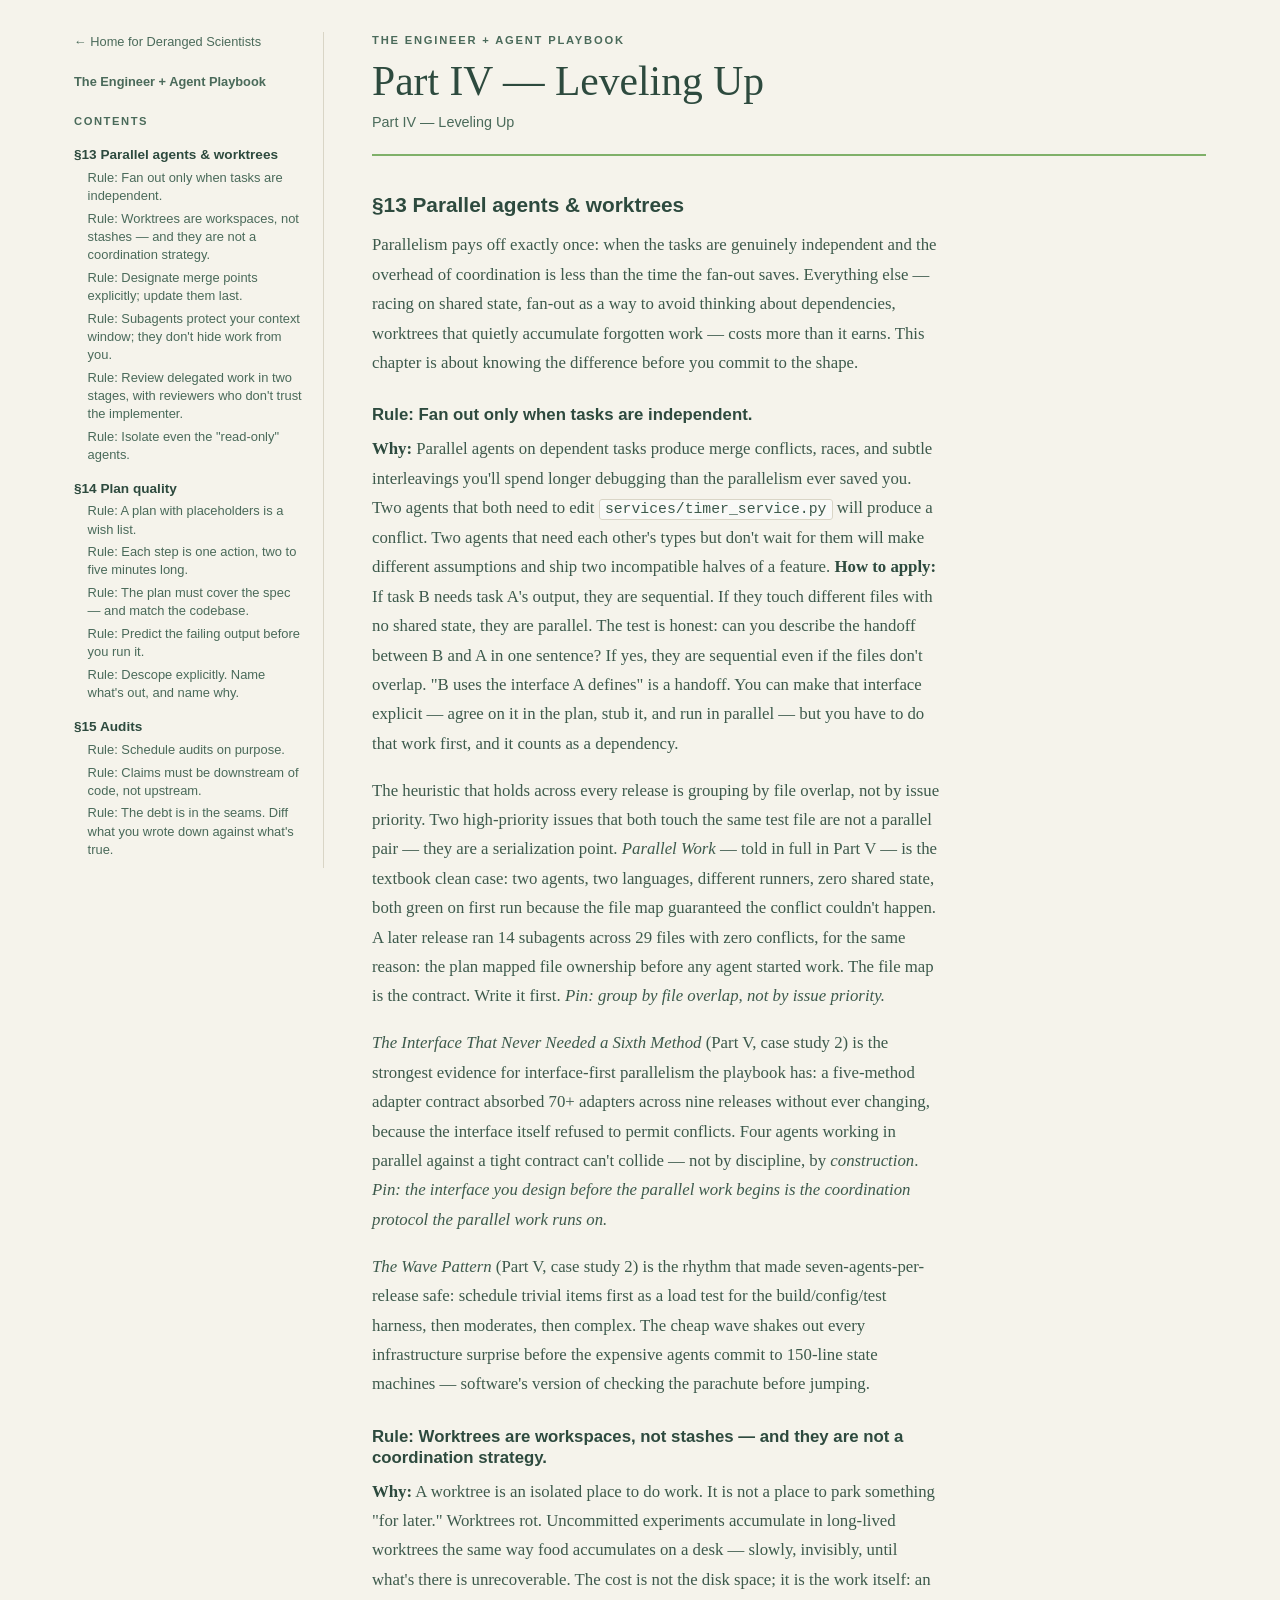
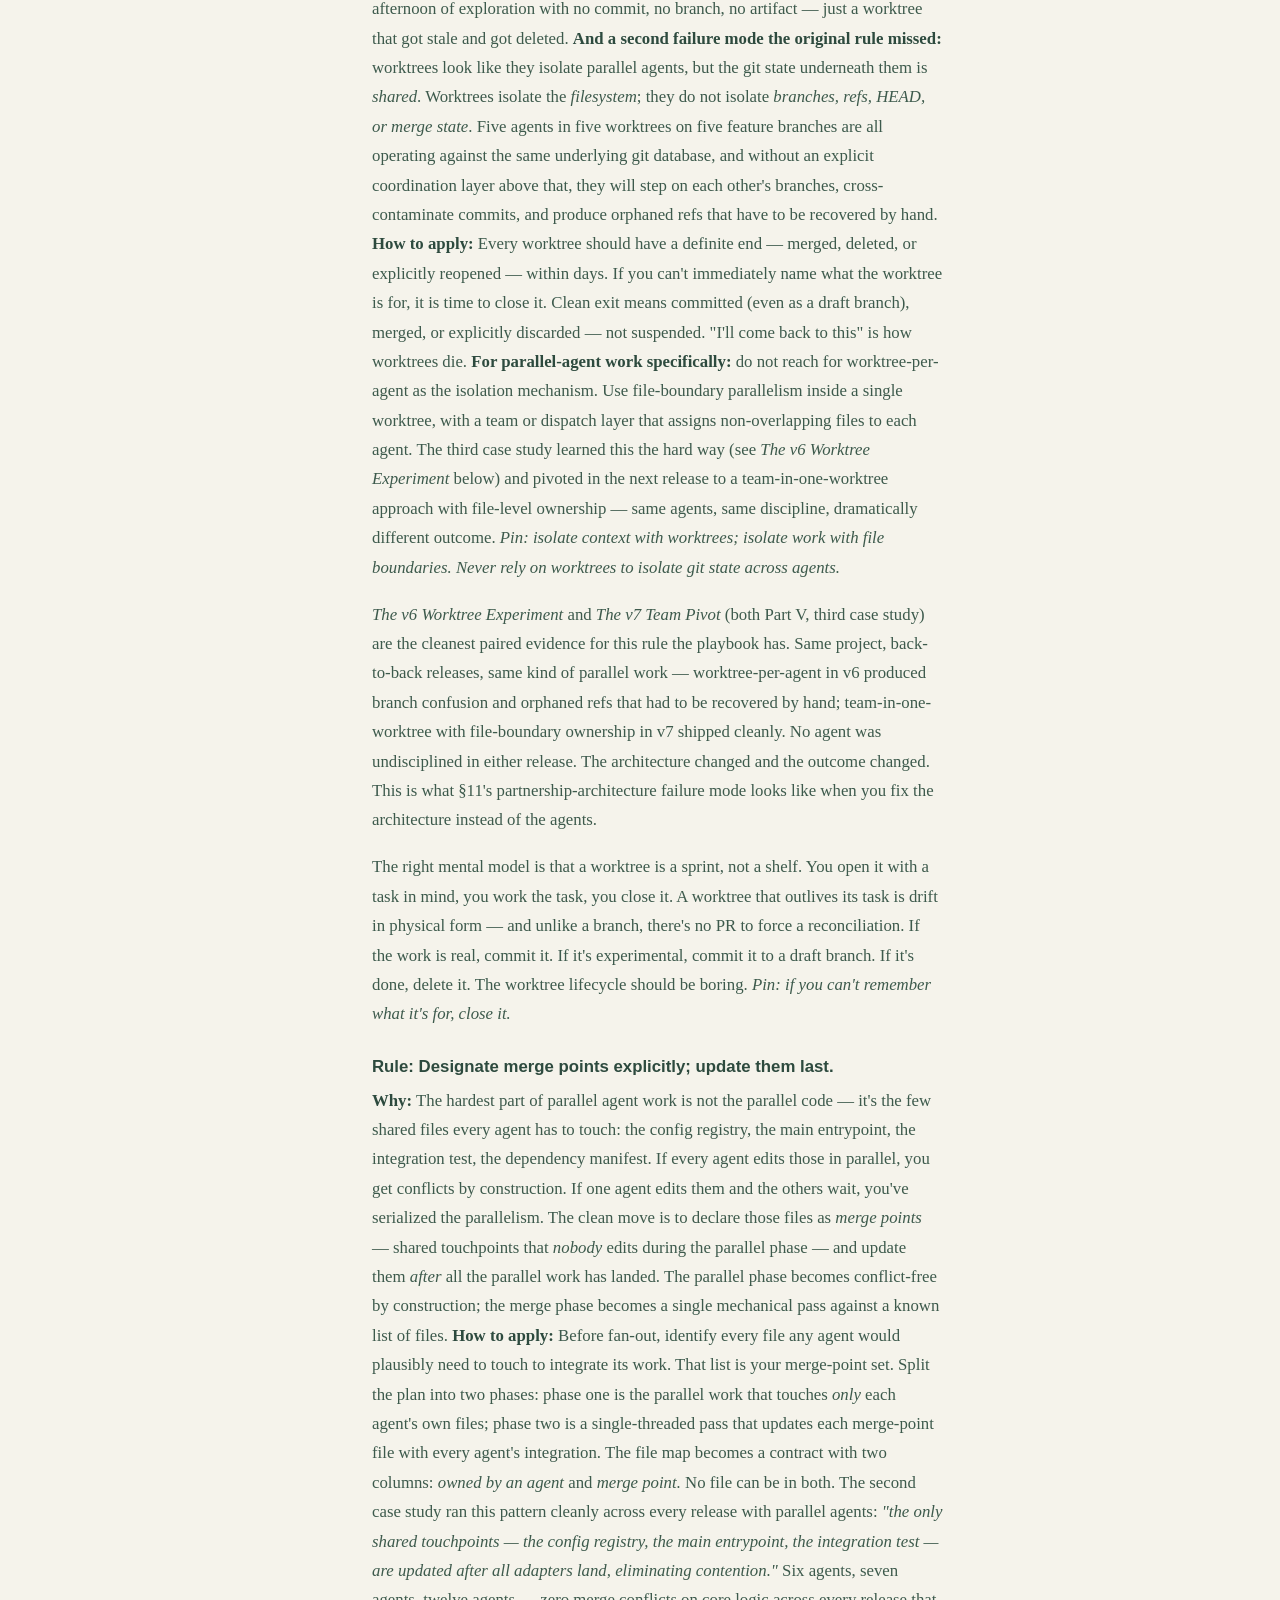
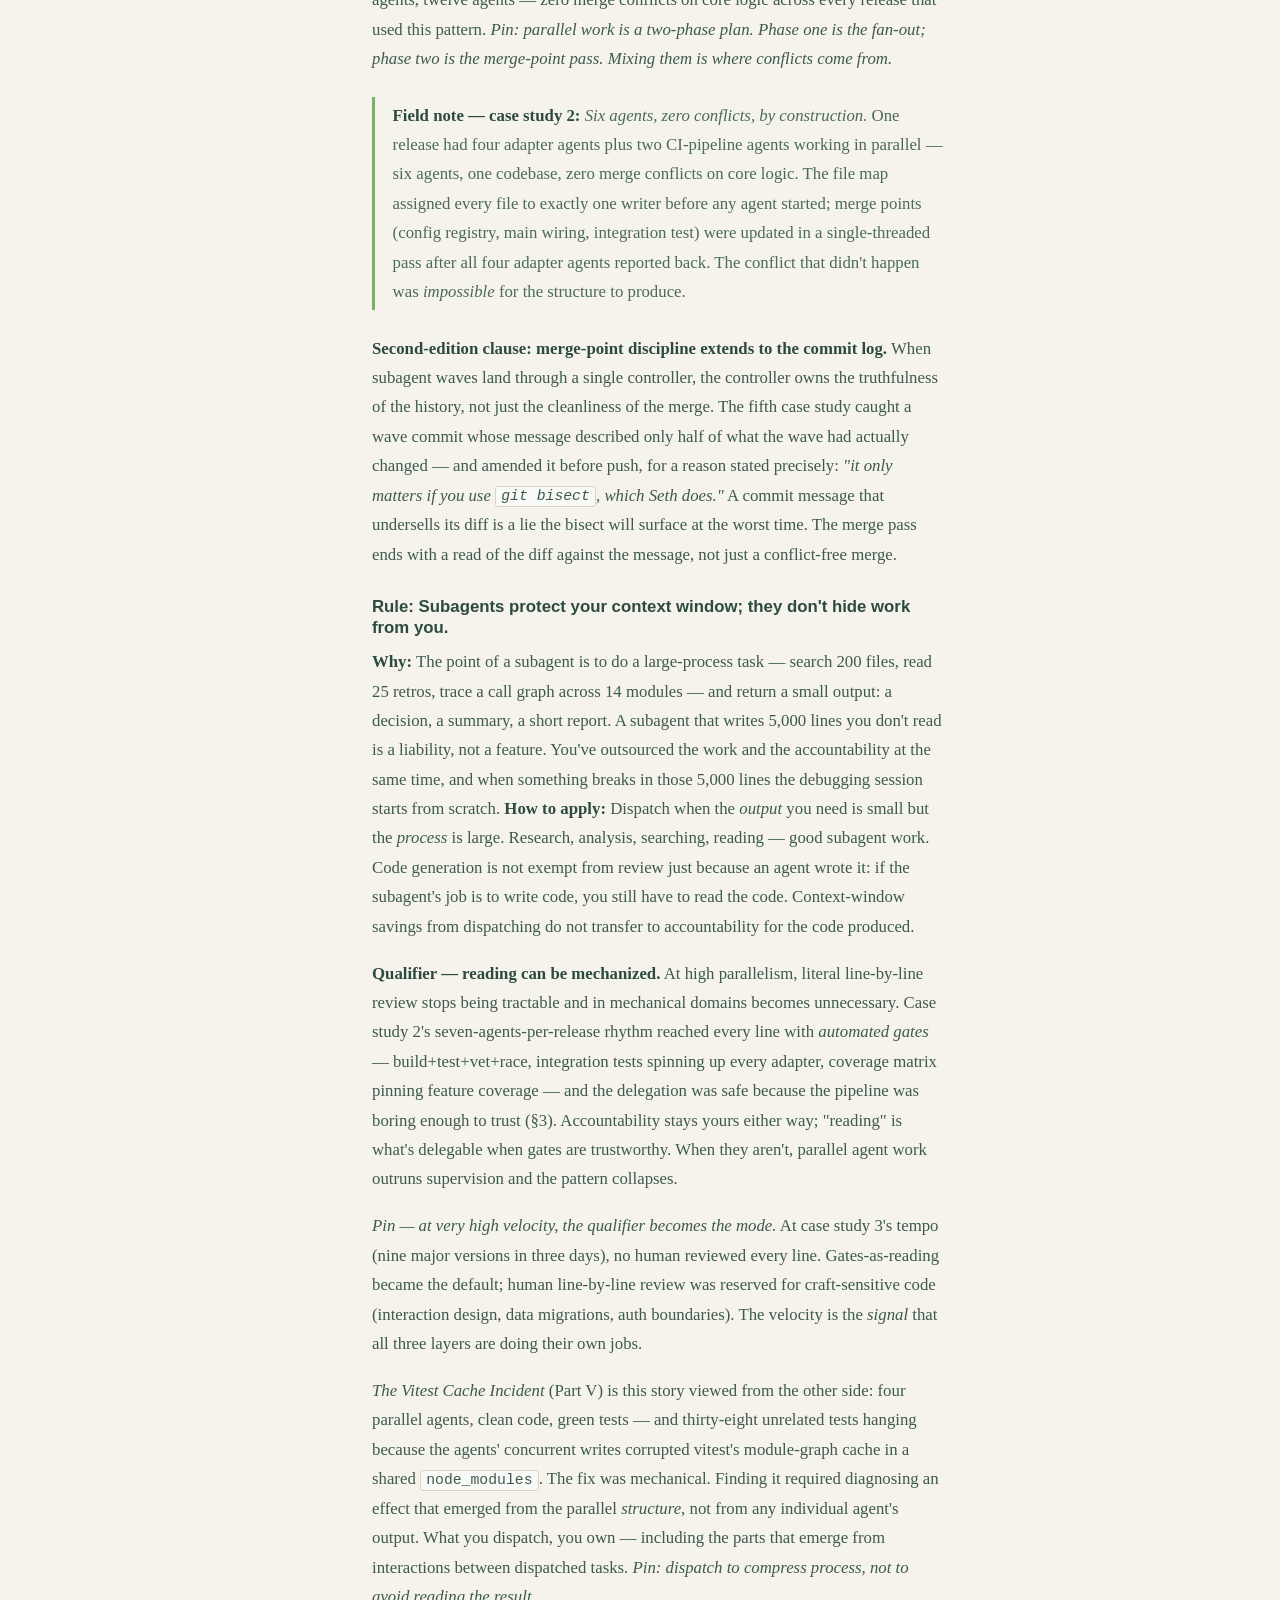
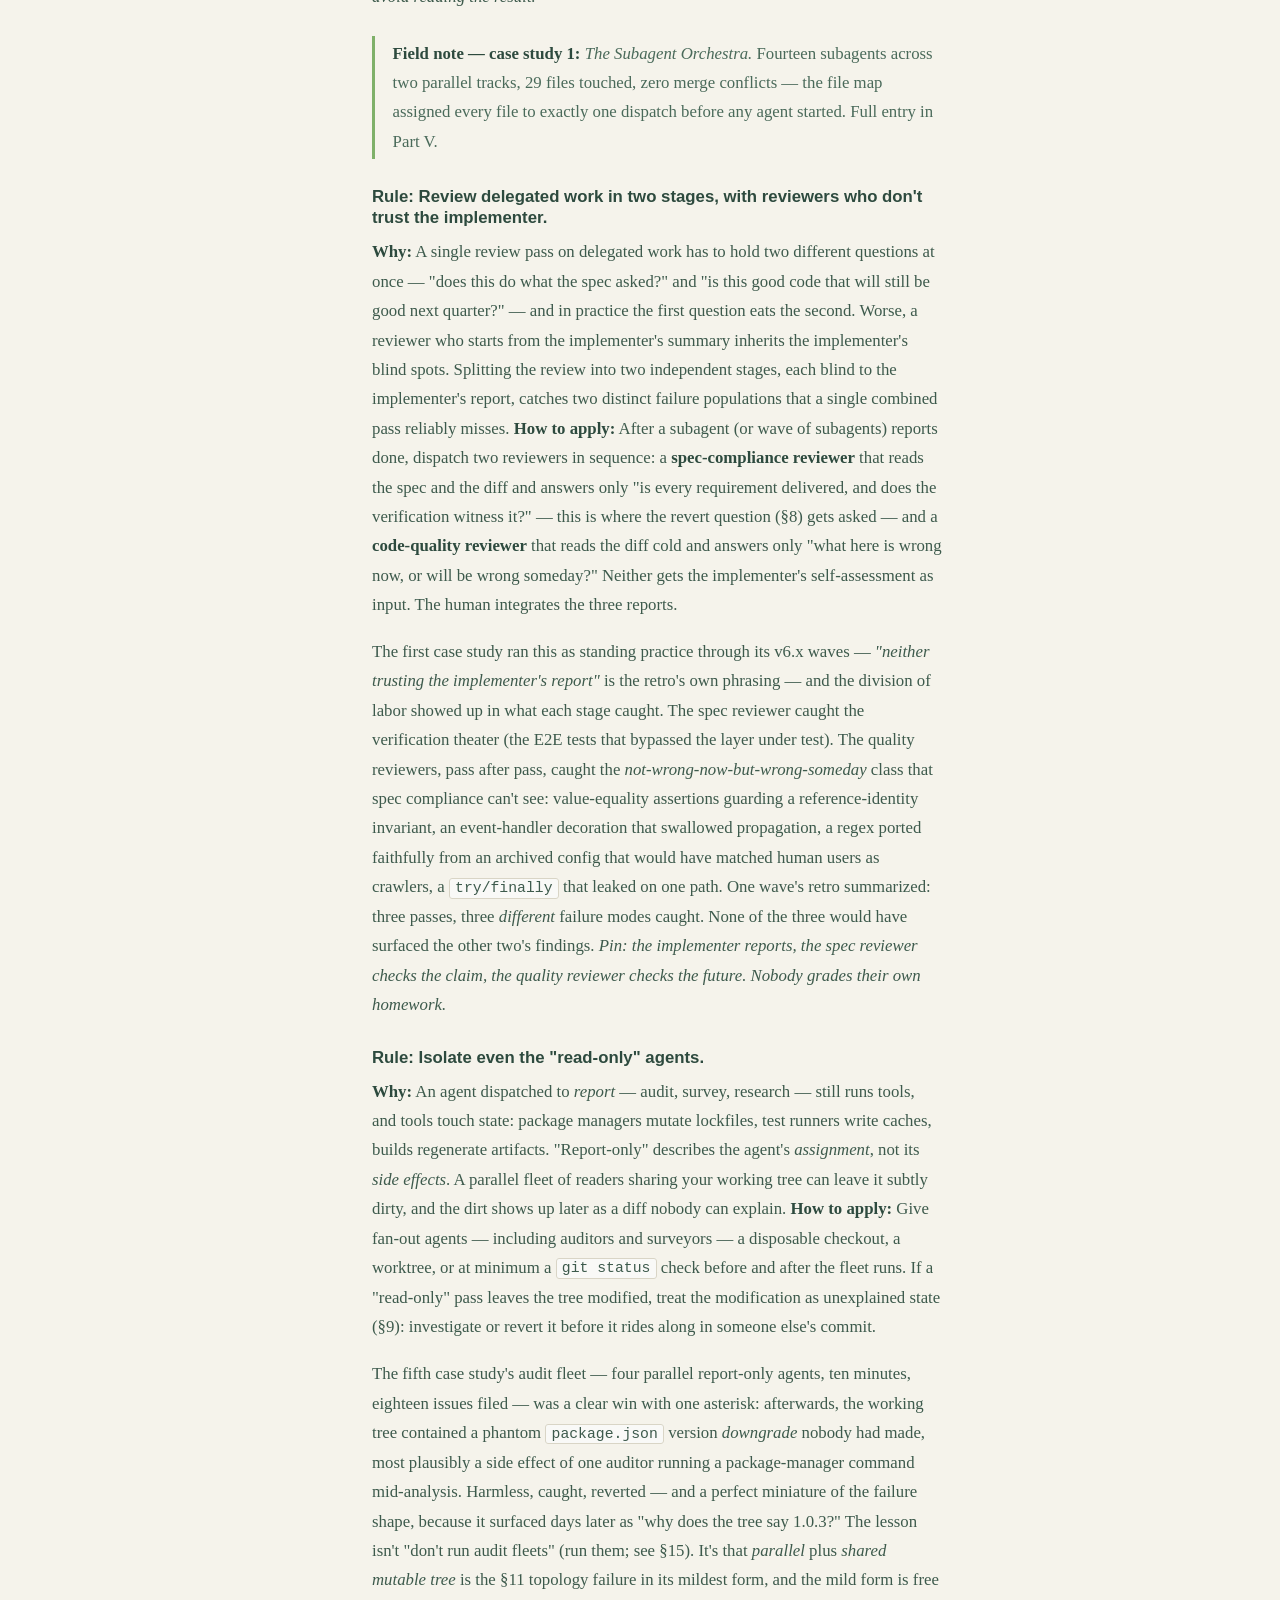
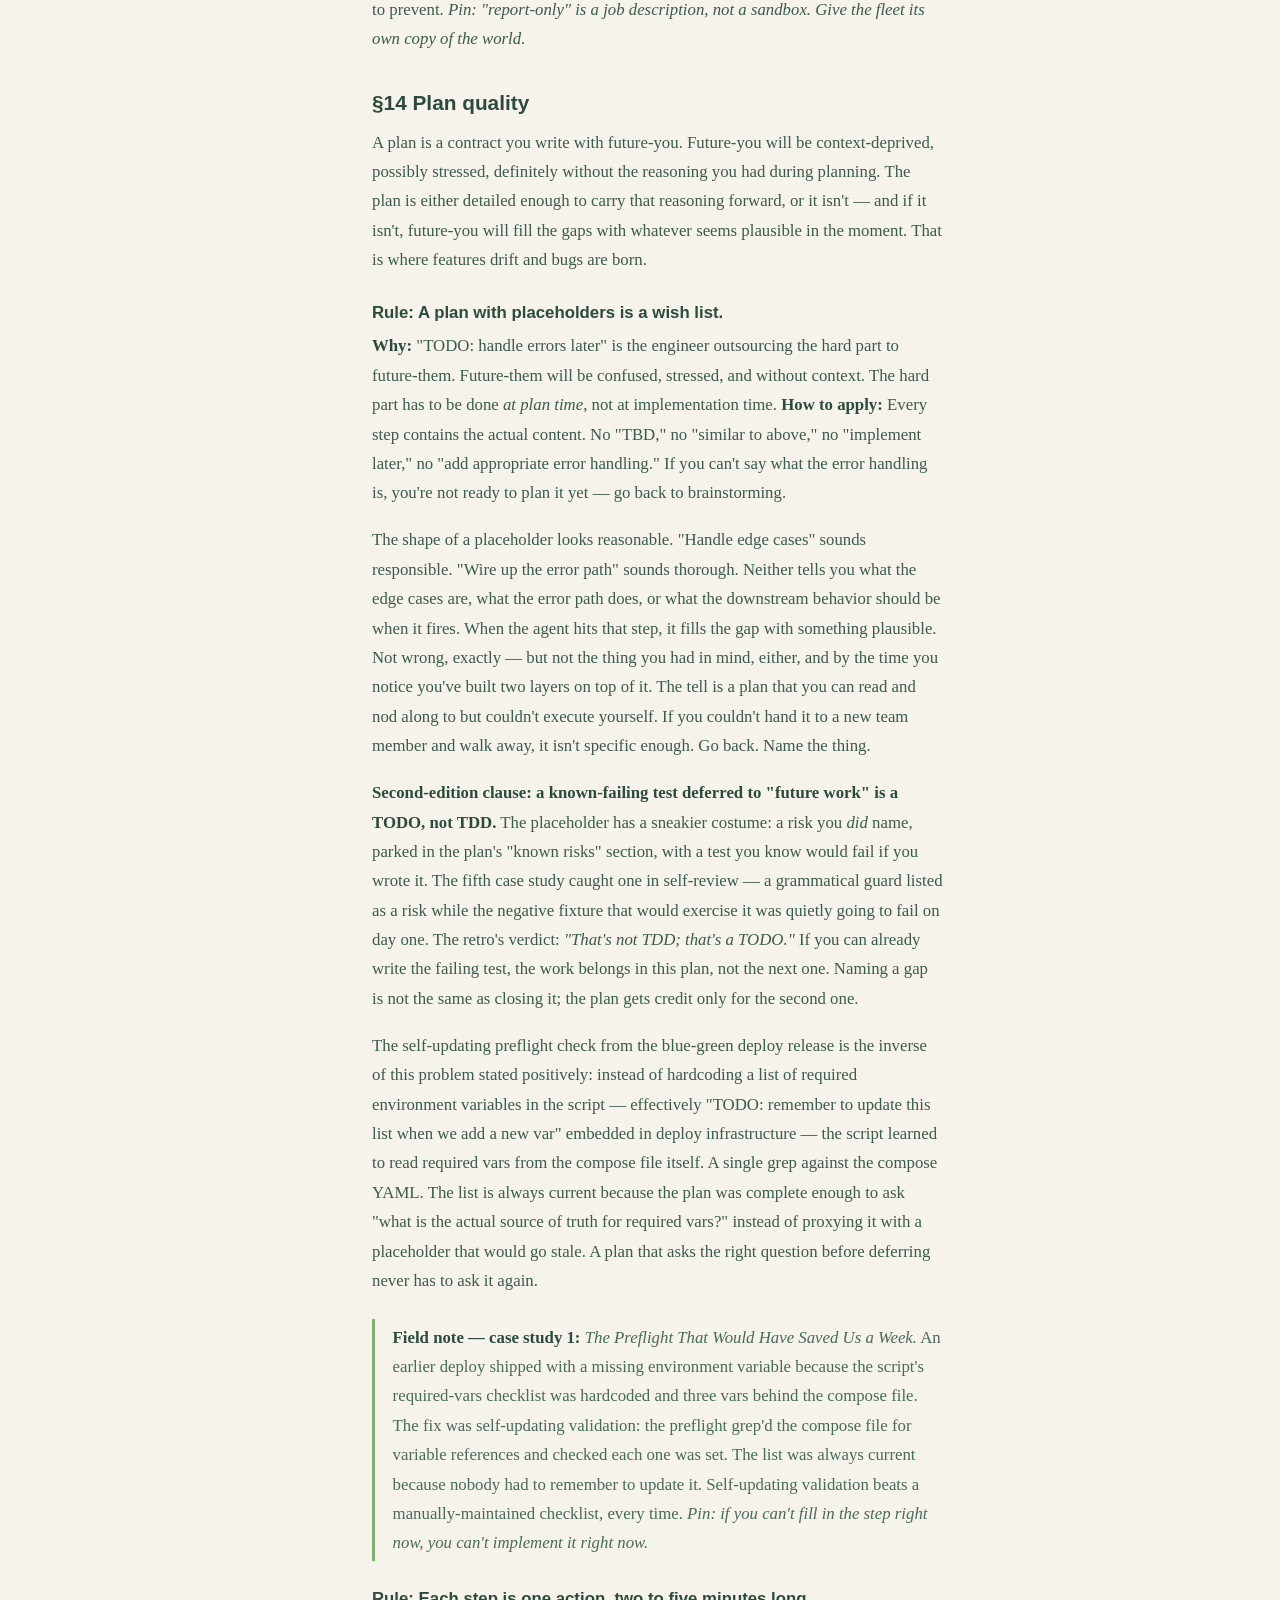
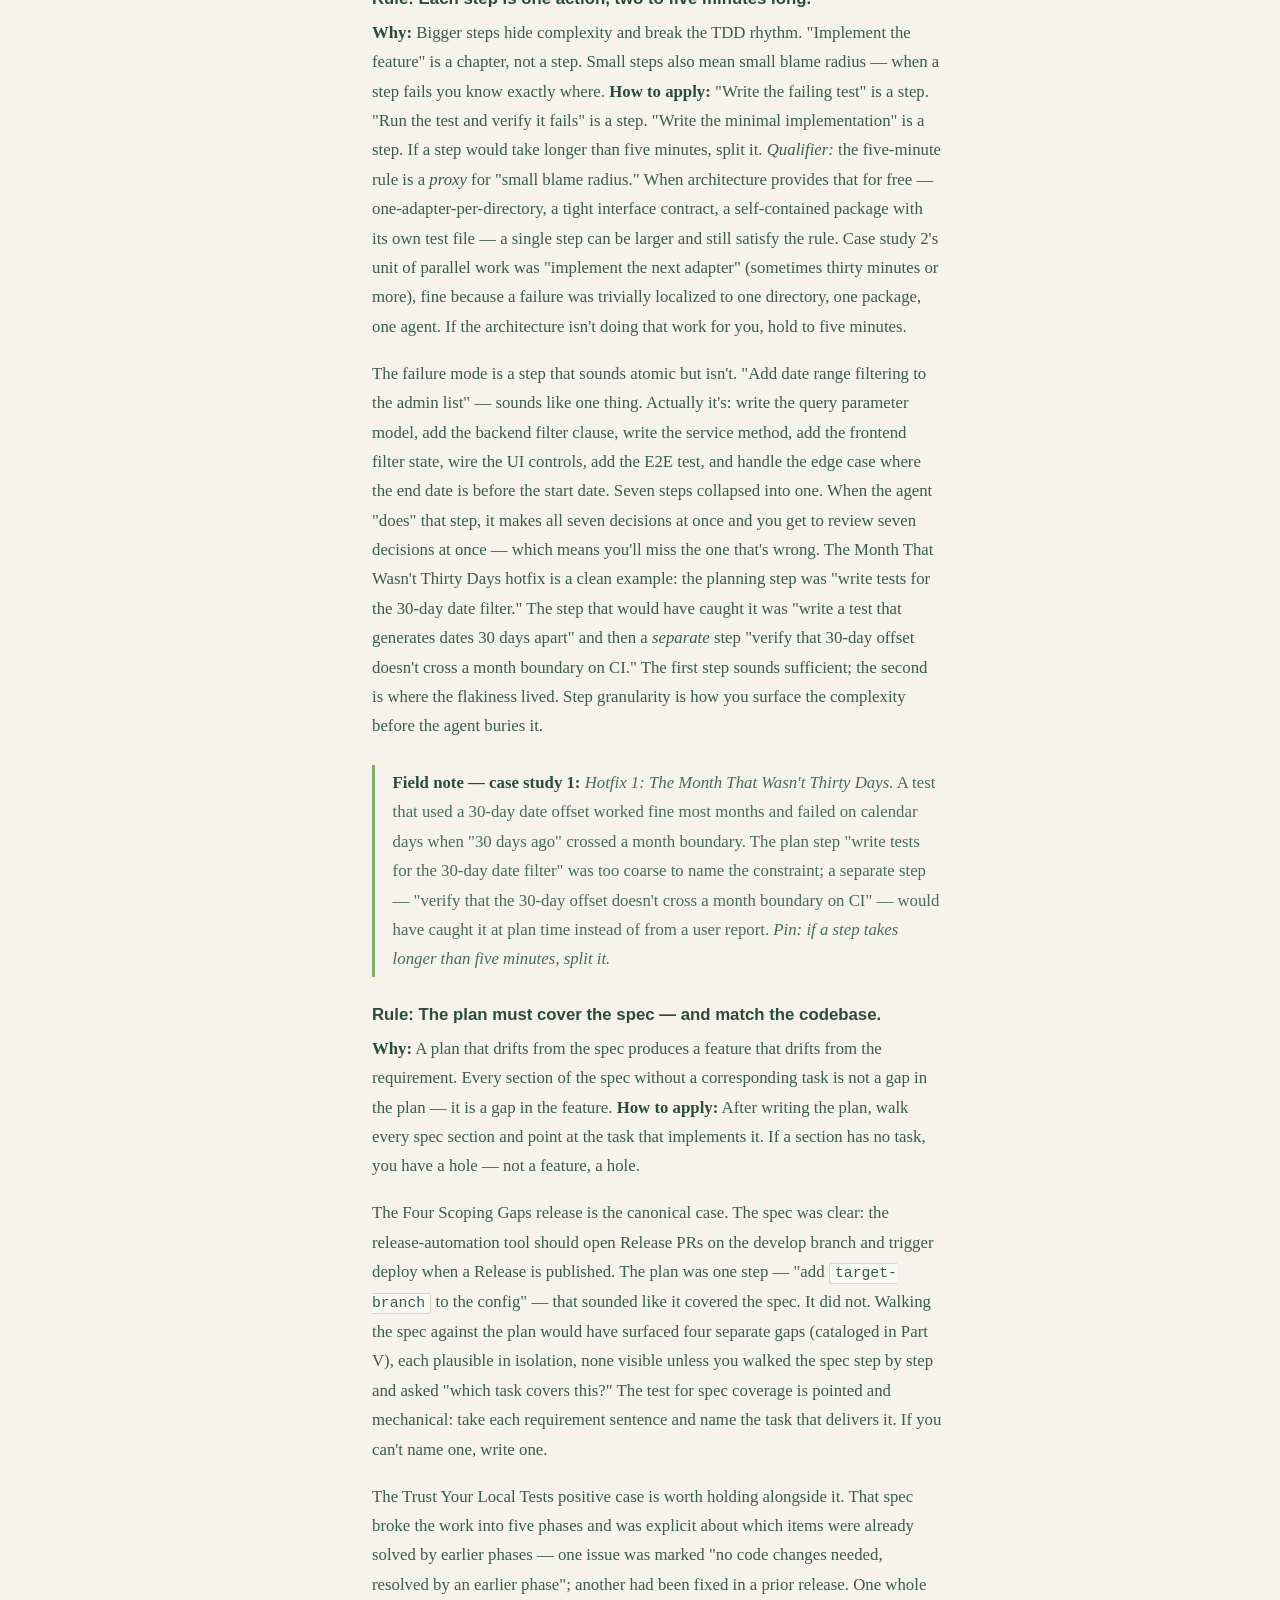
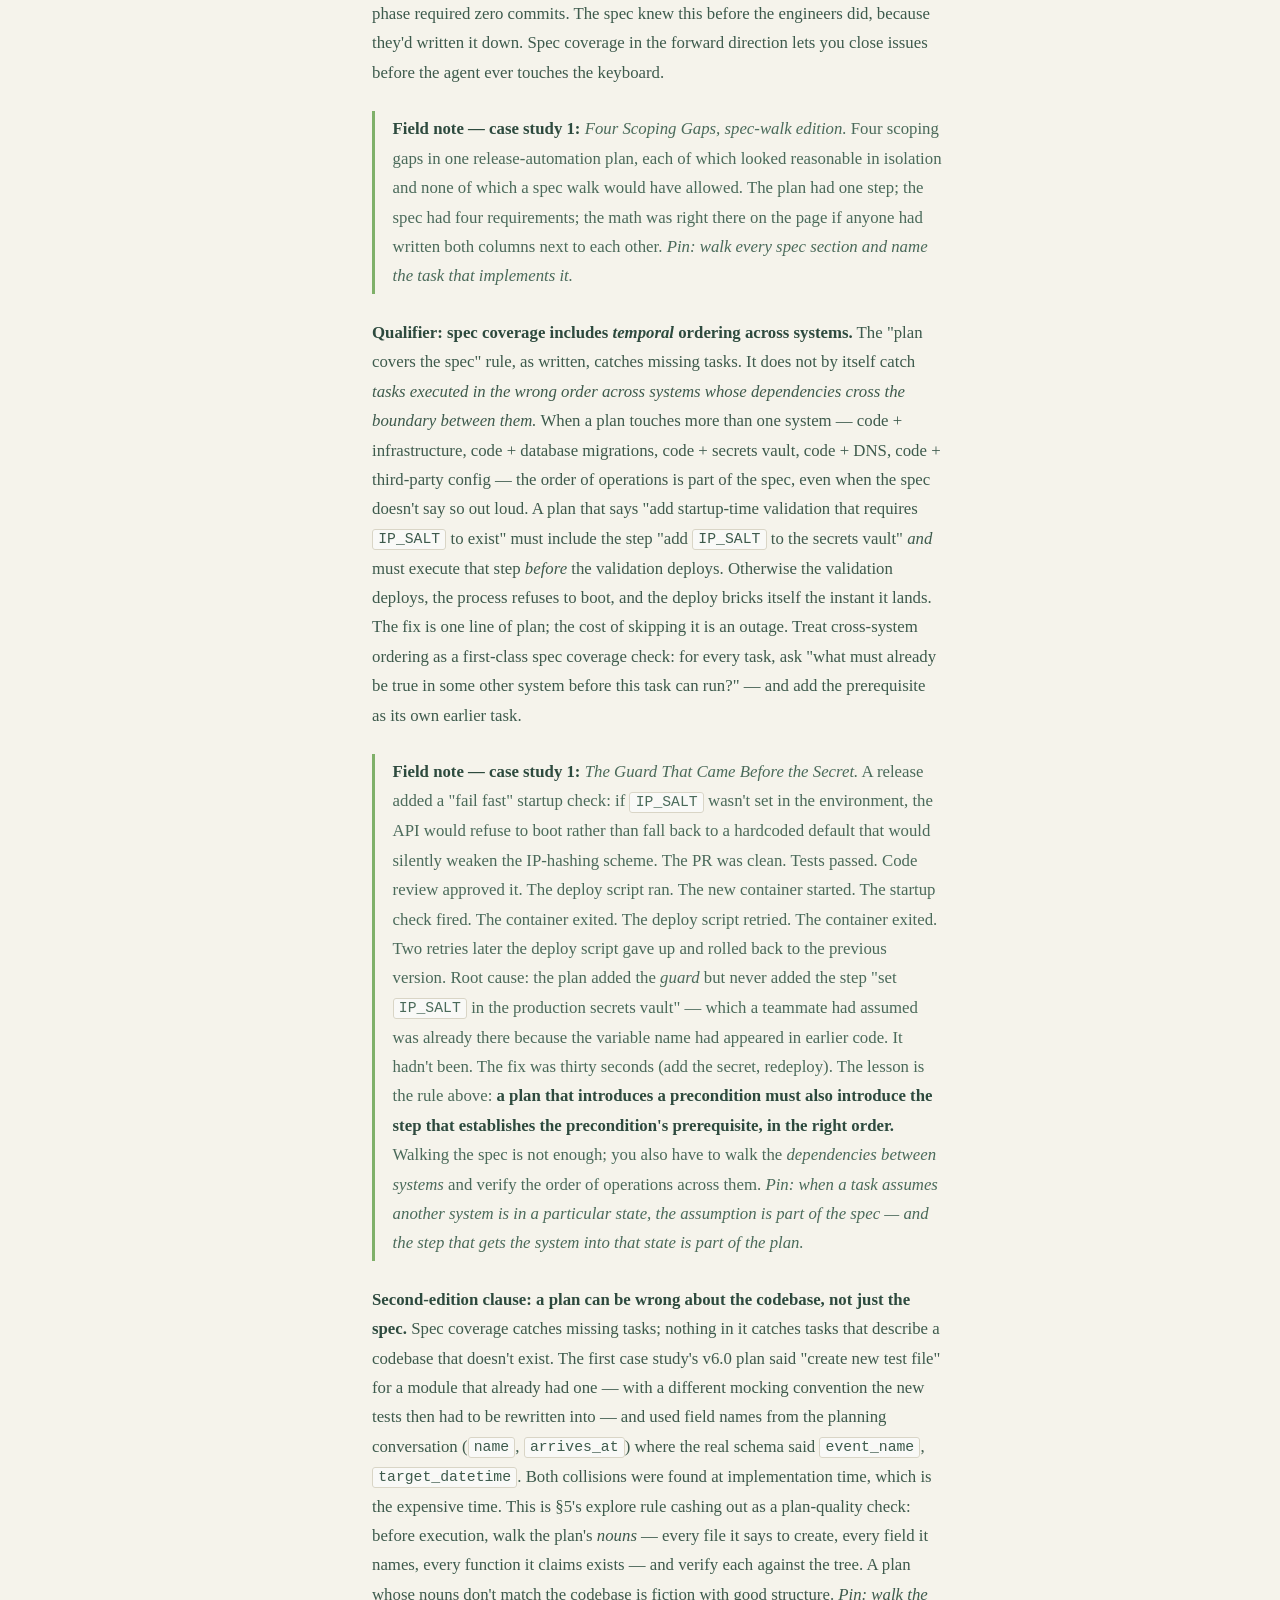
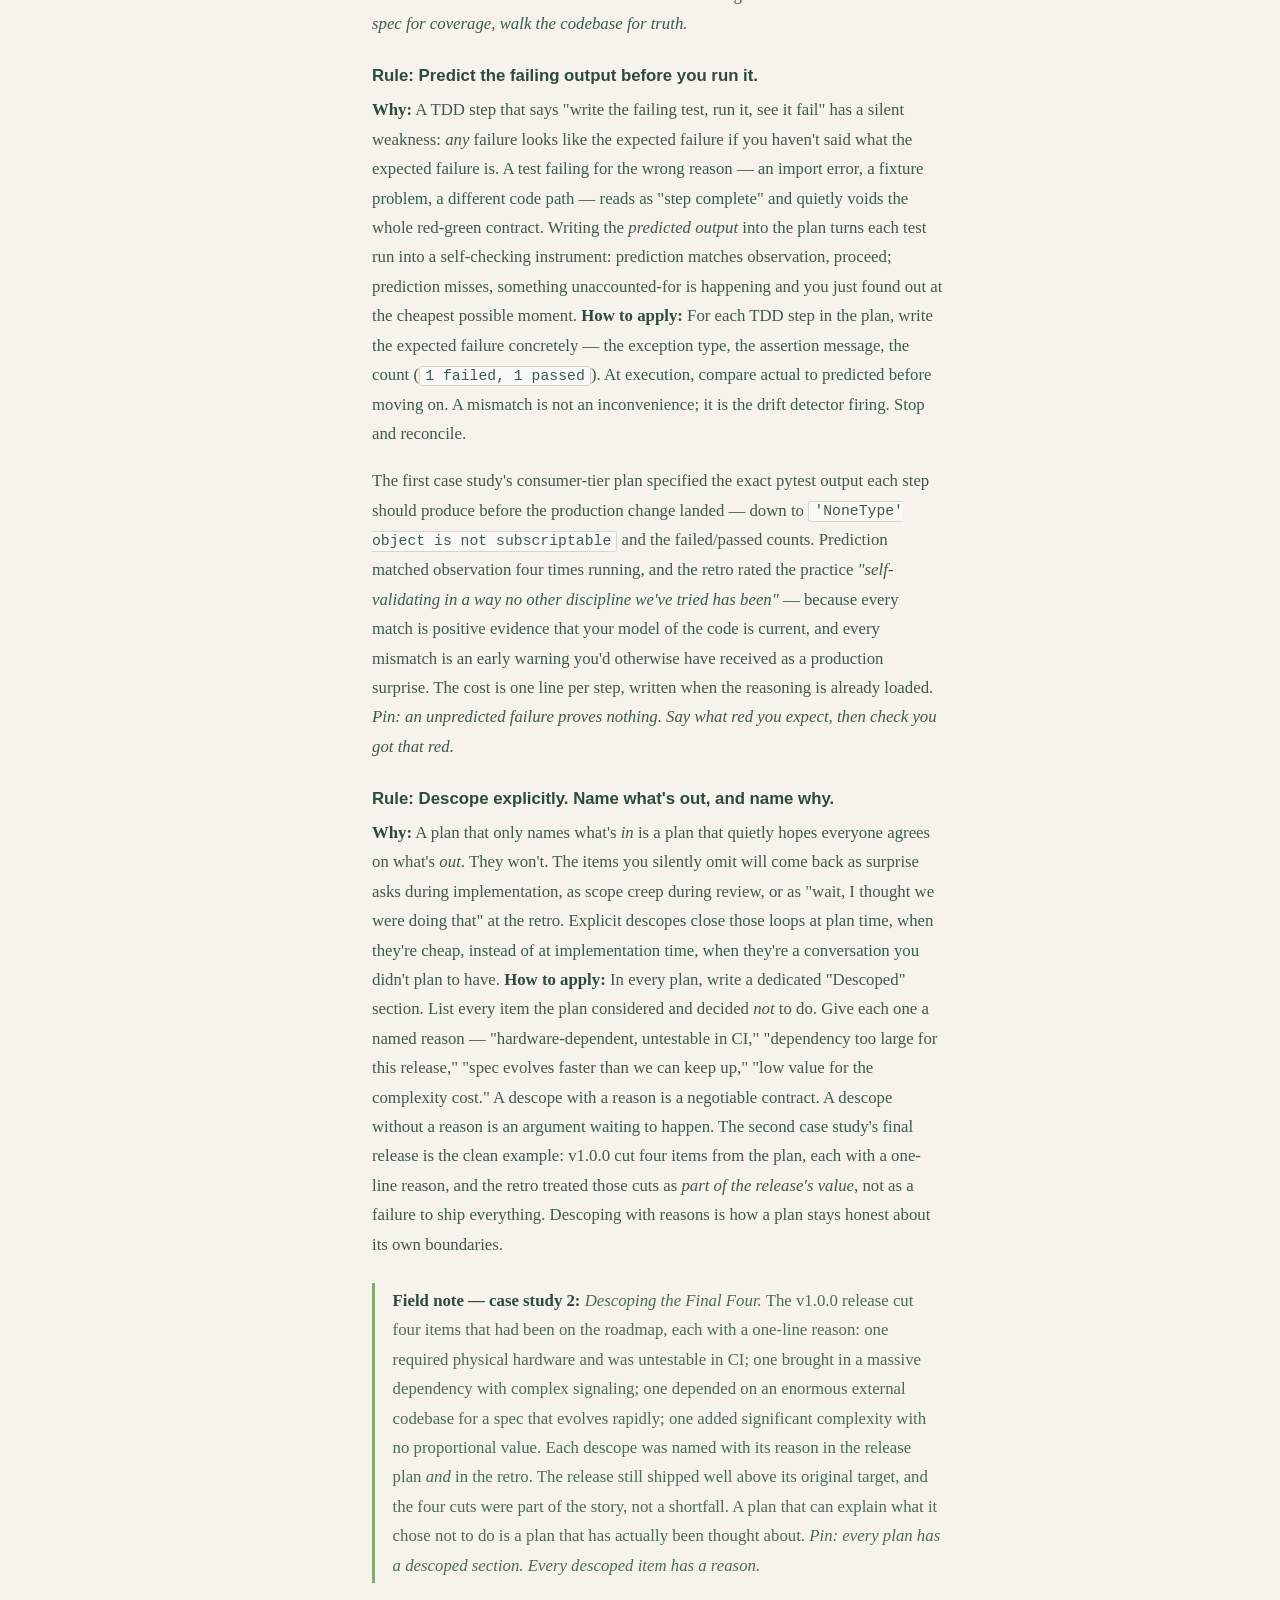
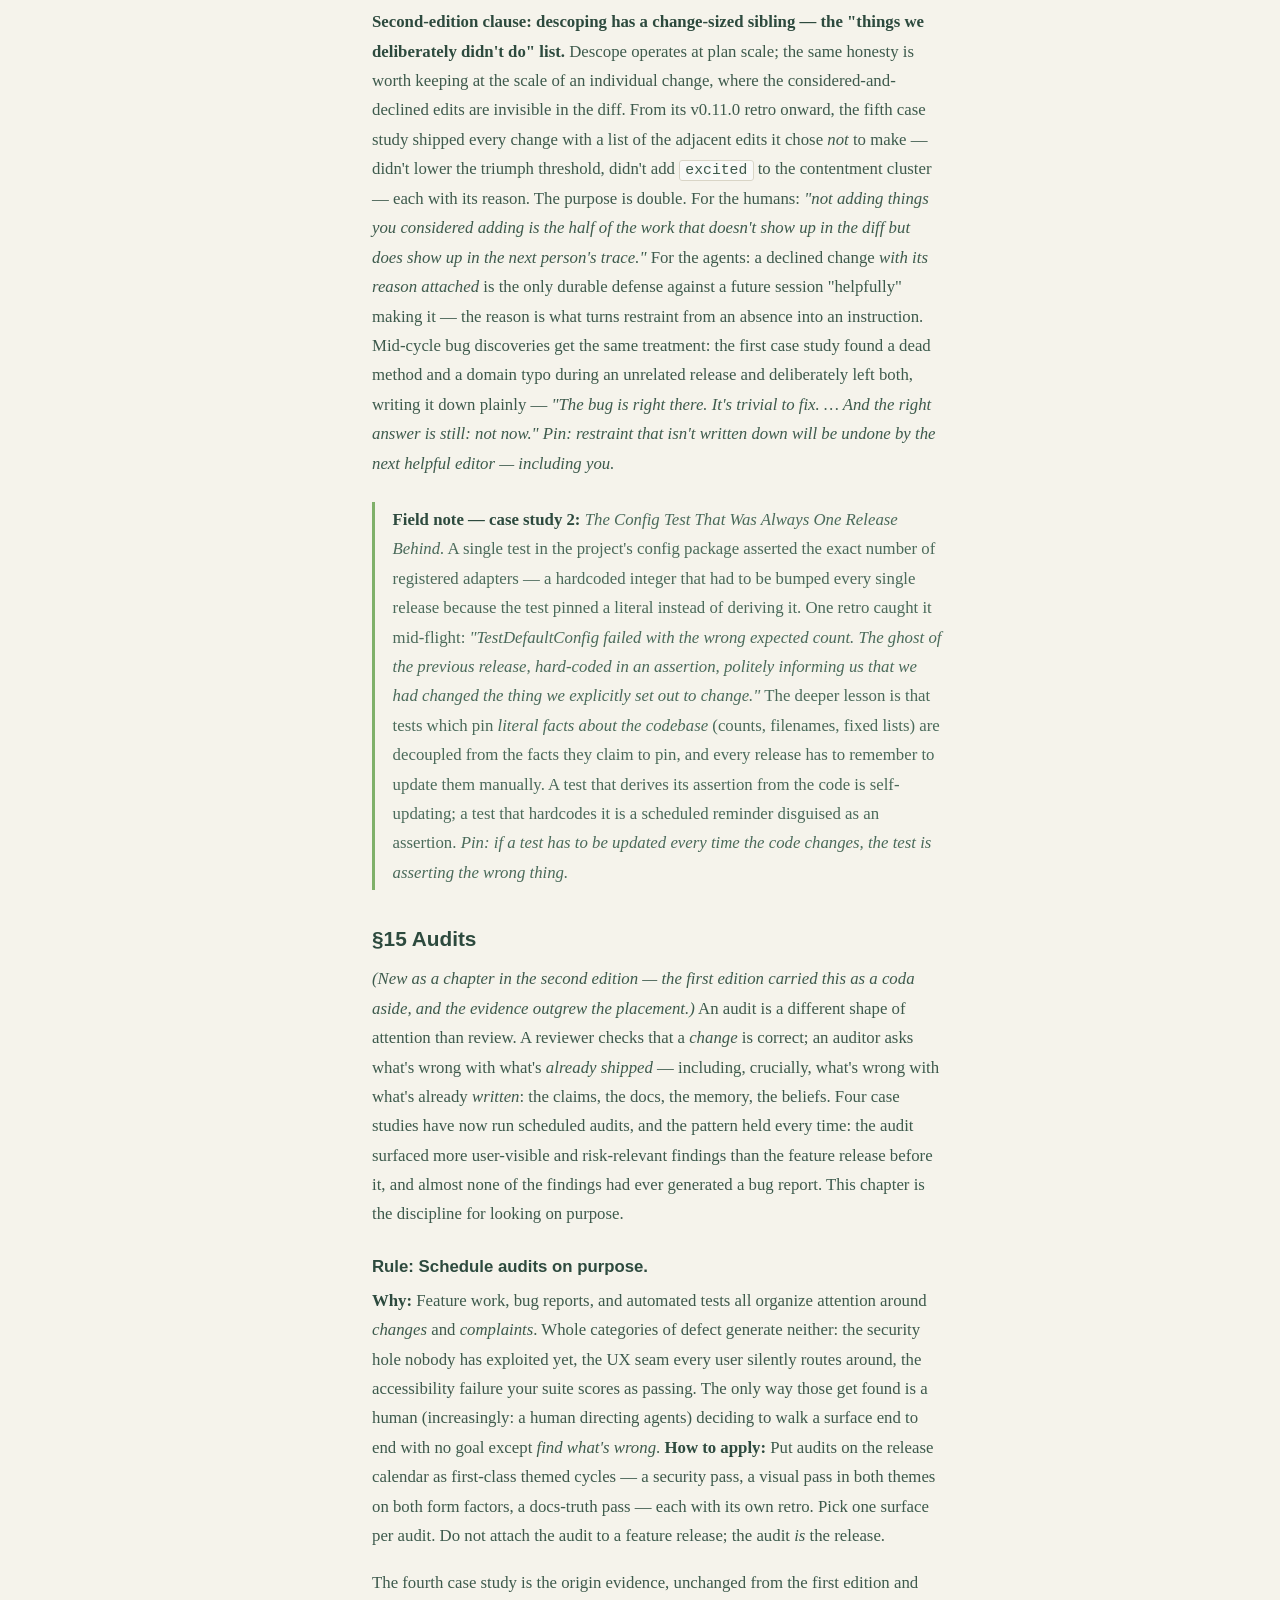
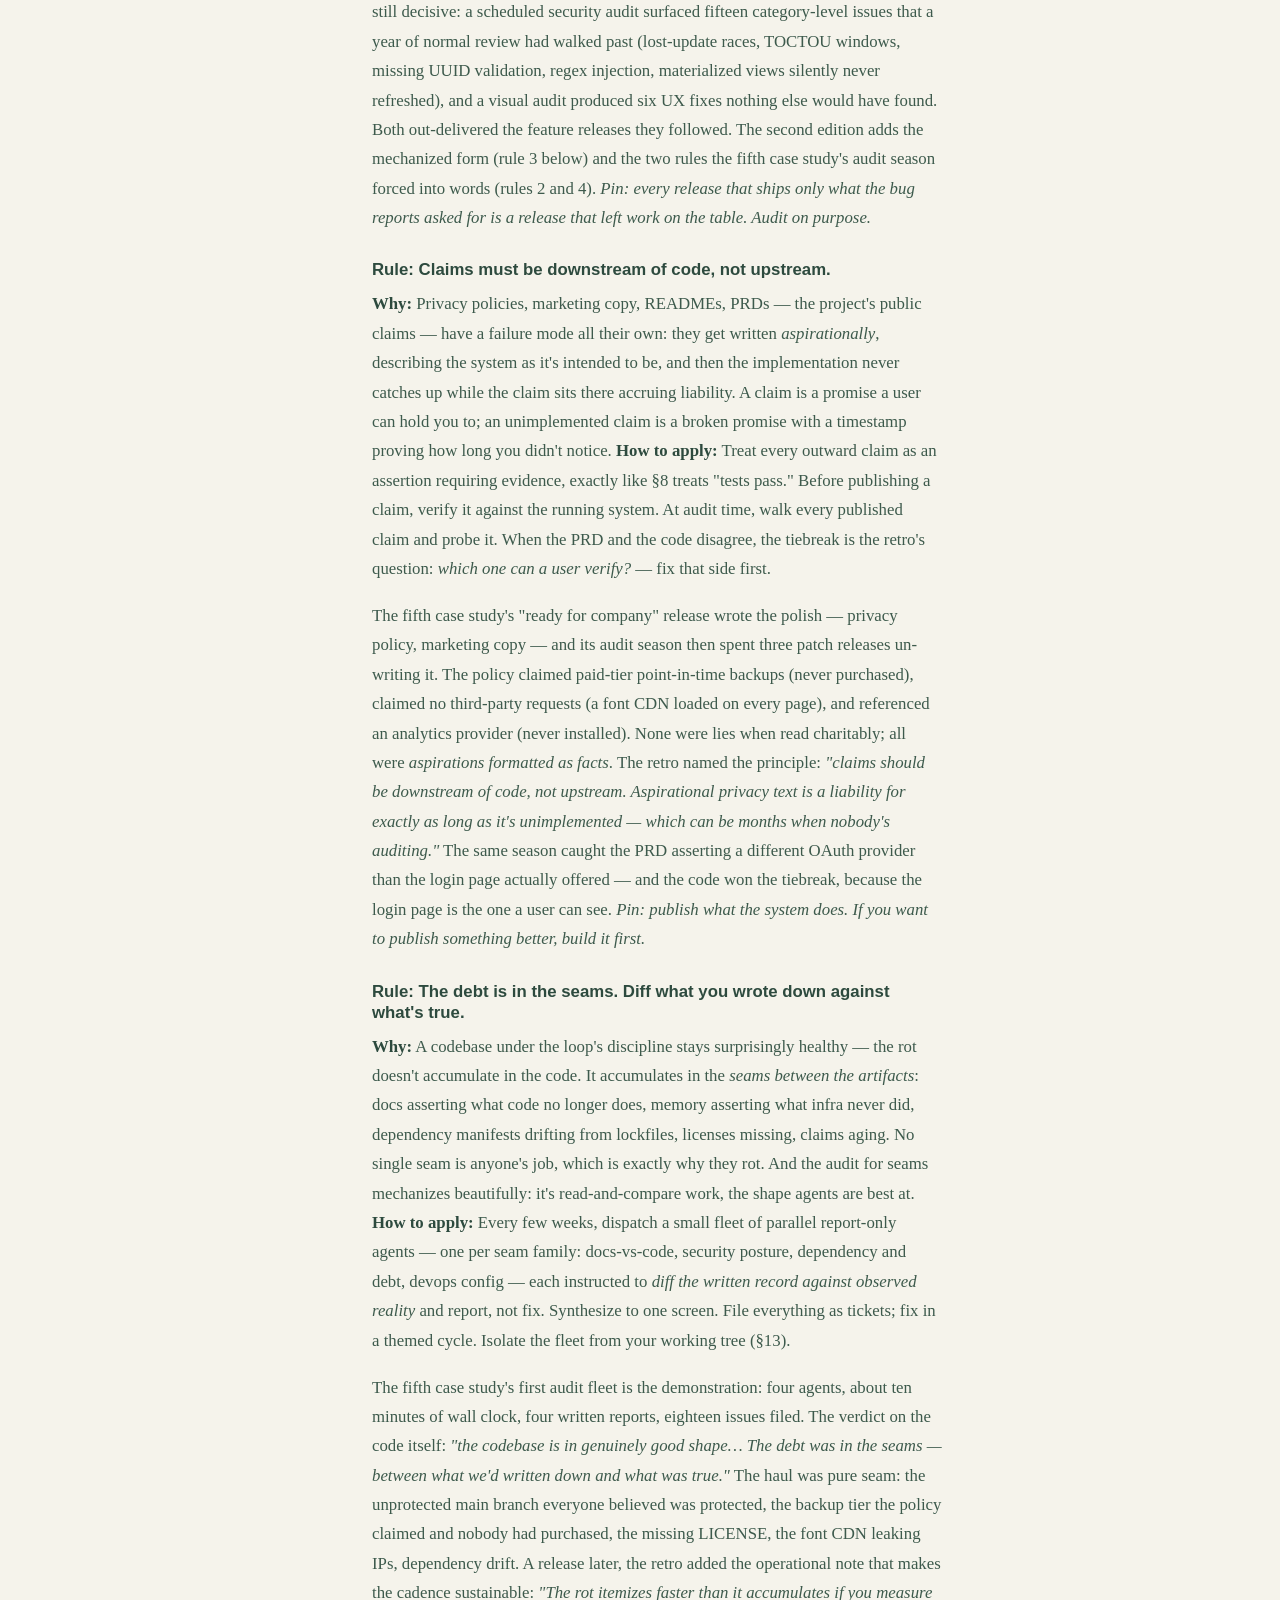
<file: playbook/leveling-up.html>
<!DOCTYPE html>
<html lang="en">
<head>
<meta charset="UTF-8">
<meta name="viewport" content="width=device-width, initial-scale=1.0">
<title>Part IV — Leveling Up — Home for Deranged Scientists</title>
<meta name="description" content="Part IV — Leveling Up of the Engineer + Agent Playbook.">
<link rel="stylesheet" href="../assets/docs.css">
</head>
<body>
<a class="skip-link" href="#content">Skip to content</a>
<div class="doc-layout">
<nav class="doc-rail" aria-label="Contents">
<a class="doc-home" href="../">&larr; Home for Deranged Scientists</a>
<p class="rail-doc"><a href="index.html">The Engineer + Agent Playbook</a></p>
<h2 class="rail-heading">Contents</h2>
<ol class="rail-list">
<li class="rail-l2"><a href="#13-parallel-agents--worktrees">§13 Parallel agents &amp; worktrees</a></li>
<li class="rail-l3"><a href="#rule-fan-out-only-when-tasks-are-independent">Rule: Fan out only when tasks are independent.</a></li>
<li class="rail-l3"><a href="#rule-worktrees-are-workspaces-not-stashes--and-they-are-not-a-coordination-strategy">Rule: Worktrees are workspaces, not stashes — and they are not a coordination strategy.</a></li>
<li class="rail-l3"><a href="#rule-designate-merge-points-explicitly-update-them-last">Rule: Designate merge points explicitly; update them last.</a></li>
<li class="rail-l3"><a href="#rule-subagents-protect-your-context-window-they-dont-hide-work-from-you">Rule: Subagents protect your context window; they don't hide work from you.</a></li>
<li class="rail-l3"><a href="#rule-review-delegated-work-in-two-stages-with-reviewers-who-dont-trust-the-implementer">Rule: Review delegated work in two stages, with reviewers who don't trust the implementer.</a></li>
<li class="rail-l3"><a href="#rule-isolate-even-the-read-only-agents">Rule: Isolate even the &quot;read-only&quot; agents.</a></li>
<li class="rail-l2"><a href="#14-plan-quality">§14 Plan quality</a></li>
<li class="rail-l3"><a href="#rule-a-plan-with-placeholders-is-a-wish-list">Rule: A plan with placeholders is a wish list.</a></li>
<li class="rail-l3"><a href="#rule-each-step-is-one-action-two-to-five-minutes-long">Rule: Each step is one action, two to five minutes long.</a></li>
<li class="rail-l3"><a href="#rule-the-plan-must-cover-the-spec--and-match-the-codebase">Rule: The plan must cover the spec — and match the codebase.</a></li>
<li class="rail-l3"><a href="#rule-predict-the-failing-output-before-you-run-it">Rule: Predict the failing output before you run it.</a></li>
<li class="rail-l3"><a href="#rule-descope-explicitly-name-whats-out-and-name-why">Rule: Descope explicitly. Name what's out, and name why.</a></li>
<li class="rail-l2"><a href="#15-audits">§15 Audits</a></li>
<li class="rail-l3"><a href="#rule-schedule-audits-on-purpose">Rule: Schedule audits on purpose.</a></li>
<li class="rail-l3"><a href="#rule-claims-must-be-downstream-of-code-not-upstream">Rule: Claims must be downstream of code, not upstream.</a></li>
<li class="rail-l3"><a href="#rule-the-debt-is-in-the-seams-diff-what-you-wrote-down-against-whats-true">Rule: The debt is in the seams. Diff what you wrote down against what's true.</a></li>
<li class="rail-l3"><a href="#rule-probe-the-gate-a-protection-youve-never-tested-is-a-protection-you-dont-have">Rule: Probe the gate. A protection you've never tested is a protection you don't have.</a></li>
<li class="rail-l2"><a href="#16-the-retro-habit">§16 The retro habit</a></li>
<li class="rail-l3"><a href="#rule-write-retros-in-voice-not-in-bullet-points">Rule: Write retros in voice, not in bullet points.</a></li>
<li class="rail-l3"><a href="#rule-retros-are-how-the-loop-learns">Rule: Retros are how the loop learns.</a></li>
<li class="rail-l3"><a href="#rule-write-a-retro-at-the-end-of-every-themed-cycle-and-right-after-every-surprise">Rule: Write a retro at the end of every themed cycle, and right after every surprise.</a></li>
<li class="rail-l3"><a href="#rule-a-retro-has-an-anatomy-use-it-as-a-scaffold-not-a-template">Rule: A retro has an anatomy. Use it as a scaffold, not a template.</a></li>
<li class="rail-l3"><a href="#rule-a-retro-has-three-audiences-you-next-month-your-team-and-the-agent-next-time">Rule: A retro has three audiences: you next month, your team, and the agent next time.</a></li>
<li class="rail-l3"><a href="#rule-the-retro-unit-is-the-arc-not-the-tag--and-when-a-retro-was-wrong-write-the-reversal-down">Rule: The retro unit is the arc, not the tag — and when a retro was wrong, write the reversal down.</a></li>
</ol>
</nav>
<main class="doc-main" id="content">
<header class="doc-masthead">
<p class="doc-eyebrow">The Engineer + Agent Playbook</p>
<h1 class="doc-title" id="part-iv--leveling-up">Part IV — Leveling Up</h1>
<p class="doc-meta">Part IV — Leveling Up</p>
</header>
<div class="doc-body">
<h2 id="13-parallel-agents--worktrees">§13 Parallel agents &amp; worktrees</h2>
<p>Parallelism pays off exactly once: when the tasks are genuinely independent and the overhead of coordination is less than the time the fan-out saves. Everything else — racing on shared state, fan-out as a way to avoid thinking about dependencies, worktrees that quietly accumulate forgotten work — costs more than it earns. This chapter is about knowing the difference before you commit to the shape.</p>
<h3 id="rule-fan-out-only-when-tasks-are-independent">Rule: Fan out only when tasks are independent.</h3>
<p><strong>Why:</strong> Parallel agents on dependent tasks produce merge conflicts, races, and subtle interleavings you&#39;ll spend longer debugging than the parallelism ever saved you. Two agents that both need to edit <code>services/timer_service.py</code> will produce a conflict. Two agents that need each other&#39;s types but don&#39;t wait for them will make different assumptions and ship two incompatible halves of a feature.
<strong>How to apply:</strong> If task B needs task A&#39;s output, they are sequential. If they touch different files with no shared state, they are parallel. The test is honest: can you describe the handoff between B and A in one sentence? If yes, they are sequential even if the files don&#39;t overlap. &quot;B uses the interface A defines&quot; is a handoff. You can make that interface explicit — agree on it in the plan, stub it, and run in parallel — but you have to do that work first, and it counts as a dependency.</p>
<p>The heuristic that holds across every release is grouping by file overlap, not by issue priority. Two high-priority issues that both touch the same test file are not a parallel pair — they are a serialization point. <em>Parallel Work</em> — told in full in Part V — is the textbook clean case: two agents, two languages, different runners, zero shared state, both green on first run because the file map guaranteed the conflict couldn&#39;t happen. A later release ran 14 subagents across 29 files with zero conflicts, for the same reason: the plan mapped file ownership before any agent started work. The file map is the contract. Write it first. <em>Pin: group by file overlap, not by issue priority.</em></p>
<p><em>The Interface That Never Needed a Sixth Method</em> (Part V, case study 2) is the strongest evidence for interface-first parallelism the playbook has: a five-method adapter contract absorbed 70+ adapters across nine releases without ever changing, because the interface itself refused to permit conflicts. Four agents working in parallel against a tight contract can&#39;t collide — not by discipline, by <em>construction</em>. <em>Pin: the interface you design before the parallel work begins is the coordination protocol the parallel work runs on.</em></p>
<p><em>The Wave Pattern</em> (Part V, case study 2) is the rhythm that made seven-agents-per-release safe: schedule trivial items first as a load test for the build/config/test harness, then moderates, then complex. The cheap wave shakes out every infrastructure surprise before the expensive agents commit to 150-line state machines — software&#39;s version of checking the parachute before jumping.</p>
<h3 id="rule-worktrees-are-workspaces-not-stashes--and-they-are-not-a-coordination-strategy">Rule: Worktrees are workspaces, not stashes — and they are not a coordination strategy.</h3>
<p><strong>Why:</strong> A worktree is an isolated place to do work. It is not a place to park something &quot;for later.&quot; Worktrees rot. Uncommitted experiments accumulate in long-lived worktrees the same way food accumulates on a desk — slowly, invisibly, until what&#39;s there is unrecoverable. The cost is not the disk space; it is the work itself: an afternoon of exploration with no commit, no branch, no artifact — just a worktree that got stale and got deleted. <strong>And a second failure mode the original rule missed:</strong> worktrees look like they isolate parallel agents, but the git state underneath them is <em>shared</em>. Worktrees isolate the <em>filesystem</em>; they do not isolate <em>branches, refs, HEAD, or merge state</em>. Five agents in five worktrees on five feature branches are all operating against the same underlying git database, and without an explicit coordination layer above that, they will step on each other&#39;s branches, cross-contaminate commits, and produce orphaned refs that have to be recovered by hand.
<strong>How to apply:</strong> Every worktree should have a definite end — merged, deleted, or explicitly reopened — within days. If you can&#39;t immediately name what the worktree is for, it is time to close it. Clean exit means committed (even as a draft branch), merged, or explicitly discarded — not suspended. &quot;I&#39;ll come back to this&quot; is how worktrees die. <strong>For parallel-agent work specifically:</strong> do not reach for worktree-per-agent as the isolation mechanism. Use file-boundary parallelism inside a single worktree, with a team or dispatch layer that assigns non-overlapping files to each agent. The third case study learned this the hard way (see <em>The v6 Worktree Experiment</em> below) and pivoted in the next release to a team-in-one-worktree approach with file-level ownership — same agents, same discipline, dramatically different outcome. <em>Pin: isolate context with worktrees; isolate work with file boundaries. Never rely on worktrees to isolate git state across agents.</em></p>
<p><em>The v6 Worktree Experiment</em> and <em>The v7 Team Pivot</em> (both Part V, third case study) are the cleanest paired evidence for this rule the playbook has. Same project, back-to-back releases, same kind of parallel work — worktree-per-agent in v6 produced branch confusion and orphaned refs that had to be recovered by hand; team-in-one-worktree with file-boundary ownership in v7 shipped cleanly. No agent was undisciplined in either release. The architecture changed and the outcome changed. This is what §11&#39;s partnership-architecture failure mode looks like when you fix the architecture instead of the agents.</p>
<p>The right mental model is that a worktree is a sprint, not a shelf. You open it with a task in mind, you work the task, you close it. A worktree that outlives its task is drift in physical form — and unlike a branch, there&#39;s no PR to force a reconciliation. If the work is real, commit it. If it&#39;s experimental, commit it to a draft branch. If it&#39;s done, delete it. The worktree lifecycle should be boring. <em>Pin: if you can&#39;t remember what it&#39;s for, close it.</em></p>
<h3 id="rule-designate-merge-points-explicitly-update-them-last">Rule: Designate merge points explicitly; update them last.</h3>
<p><strong>Why:</strong> The hardest part of parallel agent work is not the parallel code — it&#39;s the few shared files every agent has to touch: the config registry, the main entrypoint, the integration test, the dependency manifest. If every agent edits those in parallel, you get conflicts by construction. If one agent edits them and the others wait, you&#39;ve serialized the parallelism. The clean move is to declare those files as <em>merge points</em> — shared touchpoints that <em>nobody</em> edits during the parallel phase — and update them <em>after</em> all the parallel work has landed. The parallel phase becomes conflict-free by construction; the merge phase becomes a single mechanical pass against a known list of files.
<strong>How to apply:</strong> Before fan-out, identify every file any agent would plausibly need to touch to integrate its work. That list is your merge-point set. Split the plan into two phases: phase one is the parallel work that touches <em>only</em> each agent&#39;s own files; phase two is a single-threaded pass that updates each merge-point file with every agent&#39;s integration. The file map becomes a contract with two columns: <em>owned by an agent</em> and <em>merge point.</em> No file can be in both. The second case study ran this pattern cleanly across every release with parallel agents: <em>&quot;the only shared touchpoints — the config registry, the main entrypoint, the integration test — are updated after all adapters land, eliminating contention.&quot;</em> Six agents, seven agents, twelve agents — zero merge conflicts on core logic across every release that used this pattern. <em>Pin: parallel work is a two-phase plan. Phase one is the fan-out; phase two is the merge-point pass. Mixing them is where conflicts come from.</em></p>
<blockquote>
<p><strong>Field note — case study 2:</strong> <em>Six agents, zero conflicts, by construction.</em> One release had four adapter agents plus two CI-pipeline agents working in parallel — six agents, one codebase, zero merge conflicts on core logic. The file map assigned every file to exactly one writer before any agent started; merge points (config registry, main wiring, integration test) were updated in a single-threaded pass after all four adapter agents reported back. The conflict that didn&#39;t happen was <em>impossible</em> for the structure to produce.</p>
</blockquote>
<p><strong>Second-edition clause: merge-point discipline extends to the commit log.</strong> When subagent waves land through a single controller, the controller owns the truthfulness of the history, not just the cleanliness of the merge. The fifth case study caught a wave commit whose message described only half of what the wave had actually changed — and amended it before push, for a reason stated precisely: <em>&quot;it only matters if you use <code>git bisect</code>, which Seth does.&quot;</em> A commit message that undersells its diff is a lie the bisect will surface at the worst time. The merge pass ends with a read of the diff against the message, not just a conflict-free merge.</p>
<h3 id="rule-subagents-protect-your-context-window-they-dont-hide-work-from-you">Rule: Subagents protect your context window; they don&#39;t hide work from you.</h3>
<p><strong>Why:</strong> The point of a subagent is to do a large-process task — search 200 files, read 25 retros, trace a call graph across 14 modules — and return a small output: a decision, a summary, a short report. A subagent that writes 5,000 lines you don&#39;t read is a liability, not a feature. You&#39;ve outsourced the work and the accountability at the same time, and when something breaks in those 5,000 lines the debugging session starts from scratch.
<strong>How to apply:</strong> Dispatch when the <em>output</em> you need is small but the <em>process</em> is large. Research, analysis, searching, reading — good subagent work. Code generation is not exempt from review just because an agent wrote it: if the subagent&#39;s job is to write code, you still have to read the code. Context-window savings from dispatching do not transfer to accountability for the code produced.</p>
<p><strong>Qualifier — reading can be mechanized.</strong> At high parallelism, literal line-by-line review stops being tractable and in mechanical domains becomes unnecessary. Case study 2&#39;s seven-agents-per-release rhythm reached every line with <em>automated gates</em> — build+test+vet+race, integration tests spinning up every adapter, coverage matrix pinning feature coverage — and the delegation was safe because the pipeline was boring enough to trust (§3). Accountability stays yours either way; &quot;reading&quot; is what&#39;s delegable when gates are trustworthy. When they aren&#39;t, parallel agent work outruns supervision and the pattern collapses.</p>
<p><em>Pin — at very high velocity, the qualifier becomes the mode.</em> At case study 3&#39;s tempo (nine major versions in three days), no human reviewed every line. Gates-as-reading became the default; human line-by-line review was reserved for craft-sensitive code (interaction design, data migrations, auth boundaries). The velocity is the <em>signal</em> that all three layers are doing their own jobs.</p>
<p><em>The Vitest Cache Incident</em> (Part V) is this story viewed from the other side: four parallel agents, clean code, green tests — and thirty-eight unrelated tests hanging because the agents&#39; concurrent writes corrupted vitest&#39;s module-graph cache in a shared <code>node_modules</code>. The fix was mechanical. Finding it required diagnosing an effect that emerged from the parallel <em>structure</em>, not from any individual agent&#39;s output. What you dispatch, you own — including the parts that emerge from interactions between dispatched tasks. <em>Pin: dispatch to compress process, not to avoid reading the result.</em></p>
<blockquote>
<p><strong>Field note — case study 1:</strong> <em>The Subagent Orchestra.</em> Fourteen subagents across two parallel tracks, 29 files touched, zero merge conflicts — the file map assigned every file to exactly one dispatch before any agent started. Full entry in Part V.</p>
</blockquote>
<h3 id="rule-review-delegated-work-in-two-stages-with-reviewers-who-dont-trust-the-implementer">Rule: Review delegated work in two stages, with reviewers who don&#39;t trust the implementer.</h3>
<p><strong>Why:</strong> A single review pass on delegated work has to hold two different questions at once — &quot;does this do what the spec asked?&quot; and &quot;is this good code that will still be good next quarter?&quot; — and in practice the first question eats the second. Worse, a reviewer who starts from the implementer&#39;s summary inherits the implementer&#39;s blind spots. Splitting the review into two independent stages, each blind to the implementer&#39;s report, catches two distinct failure populations that a single combined pass reliably misses.
<strong>How to apply:</strong> After a subagent (or wave of subagents) reports done, dispatch two reviewers in sequence: a <strong>spec-compliance reviewer</strong> that reads the spec and the diff and answers only &quot;is every requirement delivered, and does the verification witness it?&quot; — this is where the revert question (§8) gets asked — and a <strong>code-quality reviewer</strong> that reads the diff cold and answers only &quot;what here is wrong now, or will be wrong someday?&quot; Neither gets the implementer&#39;s self-assessment as input. The human integrates the three reports.</p>
<p>The first case study ran this as standing practice through its v6.x waves — <em>&quot;neither trusting the implementer&#39;s report&quot;</em> is the retro&#39;s own phrasing — and the division of labor showed up in what each stage caught. The spec reviewer caught the verification theater (the E2E tests that bypassed the layer under test). The quality reviewers, pass after pass, caught the <em>not-wrong-now-but-wrong-someday</em> class that spec compliance can&#39;t see: value-equality assertions guarding a reference-identity invariant, an event-handler decoration that swallowed propagation, a regex ported faithfully from an archived config that would have matched human users as crawlers, a <code>try/finally</code> that leaked on one path. One wave&#39;s retro summarized: three passes, three <em>different</em> failure modes caught. None of the three would have surfaced the other two&#39;s findings. <em>Pin: the implementer reports, the spec reviewer checks the claim, the quality reviewer checks the future. Nobody grades their own homework.</em></p>
<h3 id="rule-isolate-even-the-read-only-agents">Rule: Isolate even the &quot;read-only&quot; agents.</h3>
<p><strong>Why:</strong> An agent dispatched to <em>report</em> — audit, survey, research — still runs tools, and tools touch state: package managers mutate lockfiles, test runners write caches, builds regenerate artifacts. &quot;Report-only&quot; describes the agent&#39;s <em>assignment</em>, not its <em>side effects</em>. A parallel fleet of readers sharing your working tree can leave it subtly dirty, and the dirt shows up later as a diff nobody can explain.
<strong>How to apply:</strong> Give fan-out agents — including auditors and surveyors — a disposable checkout, a worktree, or at minimum a <code>git status</code> check before and after the fleet runs. If a &quot;read-only&quot; pass leaves the tree modified, treat the modification as unexplained state (§9): investigate or revert it before it rides along in someone else&#39;s commit.</p>
<p>The fifth case study&#39;s audit fleet — four parallel report-only agents, ten minutes, eighteen issues filed — was a clear win with one asterisk: afterwards, the working tree contained a phantom <code>package.json</code> version <em>downgrade</em> nobody had made, most plausibly a side effect of one auditor running a package-manager command mid-analysis. Harmless, caught, reverted — and a perfect miniature of the failure shape, because it surfaced days later as &quot;why does the tree say 1.0.3?&quot; The lesson isn&#39;t &quot;don&#39;t run audit fleets&quot; (run them; see §15). It&#39;s that <em>parallel</em> plus <em>shared mutable tree</em> is the §11 topology failure in its mildest form, and the mild form is free to prevent. <em>Pin: &quot;report-only&quot; is a job description, not a sandbox. Give the fleet its own copy of the world.</em></p>
<h2 id="14-plan-quality">§14 Plan quality</h2>
<p>A plan is a contract you write with future-you. Future-you will be context-deprived, possibly stressed, definitely without the reasoning you had during planning. The plan is either detailed enough to carry that reasoning forward, or it isn&#39;t — and if it isn&#39;t, future-you will fill the gaps with whatever seems plausible in the moment. That is where features drift and bugs are born.</p>
<h3 id="rule-a-plan-with-placeholders-is-a-wish-list">Rule: A plan with placeholders is a wish list.</h3>
<p><strong>Why:</strong> &quot;TODO: handle errors later&quot; is the engineer outsourcing the hard part to future-them. Future-them will be confused, stressed, and without context. The hard part has to be done <em>at plan time</em>, not at implementation time.
<strong>How to apply:</strong> Every step contains the actual content. No &quot;TBD,&quot; no &quot;similar to above,&quot; no &quot;implement later,&quot; no &quot;add appropriate error handling.&quot; If you can&#39;t say what the error handling is, you&#39;re not ready to plan it yet — go back to brainstorming.</p>
<p>The shape of a placeholder looks reasonable. &quot;Handle edge cases&quot; sounds responsible. &quot;Wire up the error path&quot; sounds thorough. Neither tells you what the edge cases are, what the error path does, or what the downstream behavior should be when it fires. When the agent hits that step, it fills the gap with something plausible. Not wrong, exactly — but not the thing you had in mind, either, and by the time you notice you&#39;ve built two layers on top of it. The tell is a plan that you can read and nod along to but couldn&#39;t execute yourself. If you couldn&#39;t hand it to a new team member and walk away, it isn&#39;t specific enough. Go back. Name the thing.</p>
<p><strong>Second-edition clause: a known-failing test deferred to &quot;future work&quot; is a TODO, not TDD.</strong> The placeholder has a sneakier costume: a risk you <em>did</em> name, parked in the plan&#39;s &quot;known risks&quot; section, with a test you know would fail if you wrote it. The fifth case study caught one in self-review — a grammatical guard listed as a risk while the negative fixture that would exercise it was quietly going to fail on day one. The retro&#39;s verdict: <em>&quot;That&#39;s not TDD; that&#39;s a TODO.&quot;</em> If you can already write the failing test, the work belongs in this plan, not the next one. Naming a gap is not the same as closing it; the plan gets credit only for the second one.</p>
<p>The self-updating preflight check from the blue-green deploy release is the inverse of this problem stated positively: instead of hardcoding a list of required environment variables in the script — effectively &quot;TODO: remember to update this list when we add a new var&quot; embedded in deploy infrastructure — the script learned to read required vars from the compose file itself. A single grep against the compose YAML. The list is always current because the plan was complete enough to ask &quot;what is the actual source of truth for required vars?&quot; instead of proxying it with a placeholder that would go stale. A plan that asks the right question before deferring never has to ask it again.</p>
<blockquote>
<p><strong>Field note — case study 1:</strong> <em>The Preflight That Would Have Saved Us a Week.</em> An earlier deploy shipped with a missing environment variable because the script&#39;s required-vars checklist was hardcoded and three vars behind the compose file. The fix was self-updating validation: the preflight grep&#39;d the compose file for variable references and checked each one was set. The list was always current because nobody had to remember to update it. Self-updating validation beats a manually-maintained checklist, every time. <em>Pin: if you can&#39;t fill in the step right now, you can&#39;t implement it right now.</em></p>
</blockquote>
<h3 id="rule-each-step-is-one-action-two-to-five-minutes-long">Rule: Each step is one action, two to five minutes long.</h3>
<p><strong>Why:</strong> Bigger steps hide complexity and break the TDD rhythm. &quot;Implement the feature&quot; is a chapter, not a step. Small steps also mean small blame radius — when a step fails you know exactly where.
<strong>How to apply:</strong> &quot;Write the failing test&quot; is a step. &quot;Run the test and verify it fails&quot; is a step. &quot;Write the minimal implementation&quot; is a step. If a step would take longer than five minutes, split it. <em>Qualifier:</em> the five-minute rule is a <em>proxy</em> for &quot;small blame radius.&quot; When architecture provides that for free — one-adapter-per-directory, a tight interface contract, a self-contained package with its own test file — a single step can be larger and still satisfy the rule. Case study 2&#39;s unit of parallel work was &quot;implement the next adapter&quot; (sometimes thirty minutes or more), fine because a failure was trivially localized to one directory, one package, one agent. If the architecture isn&#39;t doing that work for you, hold to five minutes.</p>
<p>The failure mode is a step that sounds atomic but isn&#39;t. &quot;Add date range filtering to the admin list&quot; — sounds like one thing. Actually it&#39;s: write the query parameter model, add the backend filter clause, write the service method, add the frontend filter state, wire the UI controls, add the E2E test, and handle the edge case where the end date is before the start date. Seven steps collapsed into one. When the agent &quot;does&quot; that step, it makes all seven decisions at once and you get to review seven decisions at once — which means you&#39;ll miss the one that&#39;s wrong. The Month That Wasn&#39;t Thirty Days hotfix is a clean example: the planning step was &quot;write tests for the 30-day date filter.&quot; The step that would have caught it was &quot;write a test that generates dates 30 days apart&quot; and then a <em>separate</em> step &quot;verify that 30-day offset doesn&#39;t cross a month boundary on CI.&quot; The first step sounds sufficient; the second is where the flakiness lived. Step granularity is how you surface the complexity before the agent buries it.</p>
<blockquote>
<p><strong>Field note — case study 1:</strong> <em>Hotfix 1: The Month That Wasn&#39;t Thirty Days.</em> A test that used a 30-day date offset worked fine most months and failed on calendar days when &quot;30 days ago&quot; crossed a month boundary. The plan step &quot;write tests for the 30-day date filter&quot; was too coarse to name the constraint; a separate step — &quot;verify that the 30-day offset doesn&#39;t cross a month boundary on CI&quot; — would have caught it at plan time instead of from a user report. <em>Pin: if a step takes longer than five minutes, split it.</em></p>
</blockquote>
<h3 id="rule-the-plan-must-cover-the-spec--and-match-the-codebase">Rule: The plan must cover the spec — and match the codebase.</h3>
<p><strong>Why:</strong> A plan that drifts from the spec produces a feature that drifts from the requirement. Every section of the spec without a corresponding task is not a gap in the plan — it is a gap in the feature.
<strong>How to apply:</strong> After writing the plan, walk every spec section and point at the task that implements it. If a section has no task, you have a hole — not a feature, a hole.</p>
<p>The Four Scoping Gaps release is the canonical case. The spec was clear: the release-automation tool should open Release PRs on the develop branch and trigger deploy when a Release is published. The plan was one step — &quot;add <code>target-branch</code> to the config&quot; — that sounded like it covered the spec. It did not. Walking the spec against the plan would have surfaced four separate gaps (cataloged in Part V), each plausible in isolation, none visible unless you walked the spec step by step and asked &quot;which task covers this?&quot; The test for spec coverage is pointed and mechanical: take each requirement sentence and name the task that delivers it. If you can&#39;t name one, write one.</p>
<p>The Trust Your Local Tests positive case is worth holding alongside it. That spec broke the work into five phases and was explicit about which items were already solved by earlier phases — one issue was marked &quot;no code changes needed, resolved by an earlier phase&quot;; another had been fixed in a prior release. One whole phase required zero commits. The spec knew this before the engineers did, because they&#39;d written it down. Spec coverage in the forward direction lets you close issues before the agent ever touches the keyboard.</p>
<blockquote>
<p><strong>Field note — case study 1:</strong> <em>Four Scoping Gaps, spec-walk edition.</em> Four scoping gaps in one release-automation plan, each of which looked reasonable in isolation and none of which a spec walk would have allowed. The plan had one step; the spec had four requirements; the math was right there on the page if anyone had written both columns next to each other. <em>Pin: walk every spec section and name the task that implements it.</em></p>
</blockquote>
<p><strong>Qualifier: spec coverage includes <em>temporal</em> ordering across systems.</strong> The &quot;plan covers the spec&quot; rule, as written, catches missing tasks. It does not by itself catch <em>tasks executed in the wrong order across systems whose dependencies cross the boundary between them.</em> When a plan touches more than one system — code + infrastructure, code + database migrations, code + secrets vault, code + DNS, code + third-party config — the order of operations is part of the spec, even when the spec doesn&#39;t say so out loud. A plan that says &quot;add startup-time validation that requires <code>IP_SALT</code> to exist&quot; must include the step &quot;add <code>IP_SALT</code> to the secrets vault&quot; <em>and</em> must execute that step <em>before</em> the validation deploys. Otherwise the validation deploys, the process refuses to boot, and the deploy bricks itself the instant it lands. The fix is one line of plan; the cost of skipping it is an outage. Treat cross-system ordering as a first-class spec coverage check: for every task, ask &quot;what must already be true in some other system before this task can run?&quot; — and add the prerequisite as its own earlier task.</p>
<blockquote>
<p><strong>Field note — case study 1:</strong> <em>The Guard That Came Before the Secret.</em> A release added a &quot;fail fast&quot; startup check: if <code>IP_SALT</code> wasn&#39;t set in the environment, the API would refuse to boot rather than fall back to a hardcoded default that would silently weaken the IP-hashing scheme. The PR was clean. Tests passed. Code review approved it. The deploy script ran. The new container started. The startup check fired. The container exited. The deploy script retried. The container exited. Two retries later the deploy script gave up and rolled back to the previous version. Root cause: the plan added the <em>guard</em> but never added the step &quot;set <code>IP_SALT</code> in the production secrets vault&quot; — which a teammate had assumed was already there because the variable name had appeared in earlier code. It hadn&#39;t been. The fix was thirty seconds (add the secret, redeploy). The lesson is the rule above: <strong>a plan that introduces a precondition must also introduce the step that establishes the precondition&#39;s prerequisite, in the right order.</strong> Walking the spec is not enough; you also have to walk the <em>dependencies between systems</em> and verify the order of operations across them. <em>Pin: when a task assumes another system is in a particular state, the assumption is part of the spec — and the step that gets the system into that state is part of the plan.</em></p>
</blockquote>
<p><strong>Second-edition clause: a plan can be wrong about the codebase, not just the spec.</strong> Spec coverage catches missing tasks; nothing in it catches tasks that describe a codebase that doesn&#39;t exist. The first case study&#39;s v6.0 plan said &quot;create new test file&quot; for a module that already had one — with a different mocking convention the new tests then had to be rewritten into — and used field names from the planning conversation (<code>name</code>, <code>arrives_at</code>) where the real schema said <code>event_name</code>, <code>target_datetime</code>. Both collisions were found at implementation time, which is the expensive time. This is §5&#39;s explore rule cashing out as a plan-quality check: before execution, walk the plan&#39;s <em>nouns</em> — every file it says to create, every field it names, every function it claims exists — and verify each against the tree. A plan whose nouns don&#39;t match the codebase is fiction with good structure. <em>Pin: walk the spec for coverage, walk the codebase for truth.</em></p>
<h3 id="rule-predict-the-failing-output-before-you-run-it">Rule: Predict the failing output before you run it.</h3>
<p><strong>Why:</strong> A TDD step that says &quot;write the failing test, run it, see it fail&quot; has a silent weakness: <em>any</em> failure looks like the expected failure if you haven&#39;t said what the expected failure is. A test failing for the wrong reason — an import error, a fixture problem, a different code path — reads as &quot;step complete&quot; and quietly voids the whole red-green contract. Writing the <em>predicted output</em> into the plan turns each test run into a self-checking instrument: prediction matches observation, proceed; prediction misses, something unaccounted-for is happening and you just found out at the cheapest possible moment.
<strong>How to apply:</strong> For each TDD step in the plan, write the expected failure concretely — the exception type, the assertion message, the count (<code>1 failed, 1 passed</code>). At execution, compare actual to predicted before moving on. A mismatch is not an inconvenience; it is the drift detector firing. Stop and reconcile.</p>
<p>The first case study&#39;s consumer-tier plan specified the exact pytest output each step should produce before the production change landed — down to <code>&#39;NoneType&#39; object is not subscriptable</code> and the failed/passed counts. Prediction matched observation four times running, and the retro rated the practice <em>&quot;self-validating in a way no other discipline we&#39;ve tried has been&quot;</em> — because every match is positive evidence that your model of the code is current, and every mismatch is an early warning you&#39;d otherwise have received as a production surprise. The cost is one line per step, written when the reasoning is already loaded. <em>Pin: an unpredicted failure proves nothing. Say what red you expect, then check you got that red.</em></p>
<h3 id="rule-descope-explicitly-name-whats-out-and-name-why">Rule: Descope explicitly. Name what&#39;s out, and name why.</h3>
<p><strong>Why:</strong> A plan that only names what&#39;s <em>in</em> is a plan that quietly hopes everyone agrees on what&#39;s <em>out</em>. They won&#39;t. The items you silently omit will come back as surprise asks during implementation, as scope creep during review, or as &quot;wait, I thought we were doing that&quot; at the retro. Explicit descopes close those loops at plan time, when they&#39;re cheap, instead of at implementation time, when they&#39;re a conversation you didn&#39;t plan to have.
<strong>How to apply:</strong> In every plan, write a dedicated &quot;Descoped&quot; section. List every item the plan considered and decided <em>not</em> to do. Give each one a named reason — &quot;hardware-dependent, untestable in CI,&quot; &quot;dependency too large for this release,&quot; &quot;spec evolves faster than we can keep up,&quot; &quot;low value for the complexity cost.&quot; A descope with a reason is a negotiable contract. A descope without a reason is an argument waiting to happen. The second case study&#39;s final release is the clean example: v1.0.0 cut four items from the plan, each with a one-line reason, and the retro treated those cuts as <em>part of the release&#39;s value</em>, not as a failure to ship everything. Descoping with reasons is how a plan stays honest about its own boundaries.</p>
<blockquote>
<p><strong>Field note — case study 2:</strong> <em>Descoping the Final Four.</em> The v1.0.0 release cut four items that had been on the roadmap, each with a one-line reason: one required physical hardware and was untestable in CI; one brought in a massive dependency with complex signaling; one depended on an enormous external codebase for a spec that evolves rapidly; one added significant complexity with no proportional value. Each descope was named with its reason in the release plan <em>and</em> in the retro. The release still shipped well above its original target, and the four cuts were part of the story, not a shortfall. A plan that can explain what it chose not to do is a plan that has actually been thought about. <em>Pin: every plan has a descoped section. Every descoped item has a reason.</em></p>
</blockquote>
<p><strong>Second-edition clause: descoping has a change-sized sibling — the &quot;things we deliberately didn&#39;t do&quot; list.</strong> Descope operates at plan scale; the same honesty is worth keeping at the scale of an individual change, where the considered-and-declined edits are invisible in the diff. From its v0.11.0 retro onward, the fifth case study shipped every change with a list of the adjacent edits it chose <em>not</em> to make — didn&#39;t lower the triumph threshold, didn&#39;t add <code>excited</code> to the contentment cluster — each with its reason. The purpose is double. For the humans: <em>&quot;not adding things you considered adding is the half of the work that doesn&#39;t show up in the diff but does show up in the next person&#39;s trace.&quot;</em> For the agents: a declined change <em>with its reason attached</em> is the only durable defense against a future session &quot;helpfully&quot; making it — the reason is what turns restraint from an absence into an instruction. Mid-cycle bug discoveries get the same treatment: the first case study found a dead method and a domain typo during an unrelated release and deliberately left both, writing it down plainly — <em>&quot;The bug is right there. It&#39;s trivial to fix. … And the right answer is still: not now.&quot;</em> <em>Pin: restraint that isn&#39;t written down will be undone by the next helpful editor — including you.</em></p>
<blockquote>
<p><strong>Field note — case study 2:</strong> <em>The Config Test That Was Always One Release Behind.</em> A single test in the project&#39;s config package asserted the exact number of registered adapters — a hardcoded integer that had to be bumped every single release because the test pinned a literal instead of deriving it. One retro caught it mid-flight: <em>&quot;TestDefaultConfig failed with the wrong expected count. The ghost of the previous release, hard-coded in an assertion, politely informing us that we had changed the thing we explicitly set out to change.&quot;</em> The deeper lesson is that tests which pin <em>literal facts about the codebase</em> (counts, filenames, fixed lists) are decoupled from the facts they claim to pin, and every release has to remember to update them manually. A test that derives its assertion from the code is self-updating; a test that hardcodes it is a scheduled reminder disguised as an assertion. <em>Pin: if a test has to be updated every time the code changes, the test is asserting the wrong thing.</em></p>
</blockquote>
<h2 id="15-audits">§15 Audits</h2>
<p><em>(New as a chapter in the second edition — the first edition carried this as a coda aside, and the evidence outgrew the placement.)</em> An audit is a different shape of attention than review. A reviewer checks that a <em>change</em> is correct; an auditor asks what&#39;s wrong with what&#39;s <em>already shipped</em> — including, crucially, what&#39;s wrong with what&#39;s already <em>written</em>: the claims, the docs, the memory, the beliefs. Four case studies have now run scheduled audits, and the pattern held every time: the audit surfaced more user-visible and risk-relevant findings than the feature release before it, and almost none of the findings had ever generated a bug report. This chapter is the discipline for looking on purpose.</p>
<h3 id="rule-schedule-audits-on-purpose">Rule: Schedule audits on purpose.</h3>
<p><strong>Why:</strong> Feature work, bug reports, and automated tests all organize attention around <em>changes</em> and <em>complaints</em>. Whole categories of defect generate neither: the security hole nobody has exploited yet, the UX seam every user silently routes around, the accessibility failure your suite scores as passing. The only way those get found is a human (increasingly: a human directing agents) deciding to walk a surface end to end with no goal except <em>find what&#39;s wrong</em>.
<strong>How to apply:</strong> Put audits on the release calendar as first-class themed cycles — a security pass, a visual pass in both themes on both form factors, a docs-truth pass — each with its own retro. Pick one surface per audit. Do not attach the audit to a feature release; the audit <em>is</em> the release.</p>
<p>The fourth case study is the origin evidence, unchanged from the first edition and still decisive: a scheduled security audit surfaced fifteen category-level issues that a year of normal review had walked past (lost-update races, TOCTOU windows, missing UUID validation, regex injection, materialized views silently never refreshed), and a visual audit produced six UX fixes nothing else would have found. Both out-delivered the feature releases they followed. The second edition adds the mechanized form (rule 3 below) and the two rules the fifth case study&#39;s audit season forced into words (rules 2 and 4). <em>Pin: every release that ships only what the bug reports asked for is a release that left work on the table. Audit on purpose.</em></p>
<h3 id="rule-claims-must-be-downstream-of-code-not-upstream">Rule: Claims must be downstream of code, not upstream.</h3>
<p><strong>Why:</strong> Privacy policies, marketing copy, READMEs, PRDs — the project&#39;s public claims — have a failure mode all their own: they get written <em>aspirationally</em>, describing the system as it&#39;s intended to be, and then the implementation never catches up while the claim sits there accruing liability. A claim is a promise a user can hold you to; an unimplemented claim is a broken promise with a timestamp proving how long you didn&#39;t notice.
<strong>How to apply:</strong> Treat every outward claim as an assertion requiring evidence, exactly like §8 treats &quot;tests pass.&quot; Before publishing a claim, verify it against the running system. At audit time, walk every published claim and probe it. When the PRD and the code disagree, the tiebreak is the retro&#39;s question: <em>which one can a user verify?</em> — fix that side first.</p>
<p>The fifth case study&#39;s &quot;ready for company&quot; release wrote the polish — privacy policy, marketing copy — and its audit season then spent three patch releases un-writing it. The policy claimed paid-tier point-in-time backups (never purchased), claimed no third-party requests (a font CDN loaded on every page), and referenced an analytics provider (never installed). None were lies when read charitably; all were <em>aspirations formatted as facts</em>. The retro named the principle: <em>&quot;claims should be downstream of code, not upstream. Aspirational privacy text is a liability for exactly as long as it&#39;s unimplemented — which can be months when nobody&#39;s auditing.&quot;</em> The same season caught the PRD asserting a different OAuth provider than the login page actually offered — and the code won the tiebreak, because the login page is the one a user can see. <em>Pin: publish what the system does. If you want to publish something better, build it first.</em></p>
<h3 id="rule-the-debt-is-in-the-seams-diff-what-you-wrote-down-against-whats-true">Rule: The debt is in the seams. Diff what you wrote down against what&#39;s true.</h3>
<p><strong>Why:</strong> A codebase under the loop&#39;s discipline stays surprisingly healthy — the rot doesn&#39;t accumulate in the code. It accumulates in the <em>seams between the artifacts</em>: docs asserting what code no longer does, memory asserting what infra never did, dependency manifests drifting from lockfiles, licenses missing, claims aging. No single seam is anyone&#39;s job, which is exactly why they rot. And the audit for seams mechanizes beautifully: it&#39;s read-and-compare work, the shape agents are best at.
<strong>How to apply:</strong> Every few weeks, dispatch a small fleet of parallel report-only agents — one per seam family: docs-vs-code, security posture, dependency and debt, devops config — each instructed to <em>diff the written record against observed reality</em> and report, not fix. Synthesize to one screen. File everything as tickets; fix in a themed cycle. Isolate the fleet from your working tree (§13).</p>
<p>The fifth case study&#39;s first audit fleet is the demonstration: four agents, about ten minutes of wall clock, four written reports, eighteen issues filed. The verdict on the code itself: <em>&quot;the codebase is in genuinely good shape… The debt was in the seams — between what we&#39;d written down and what was true.&quot;</em> The haul was pure seam: the unprotected main branch everyone believed was protected, the backup tier the policy claimed and nobody had purchased, the missing LICENSE, the font CDN leaking IPs, dependency drift. A release later, the retro added the operational note that makes the cadence sustainable: <em>&quot;The rot itemizes faster than it accumulates if you measure it at all.&quot;</em> Ten minutes of fleet time per few weeks keeps the seam debt enumerated, which is most of the way to keeping it paid. <em>Pin: the code is watched by the loop; the seams are watched by nobody. Send the fleet down the seams.</em></p>
<h3 id="rule-probe-the-gate-a-protection-youve-never-tested-is-a-protection-you-dont-have">Rule: Probe the gate. A protection you&#39;ve never tested is a protection you don&#39;t have.</h3>
<p><strong>Why:</strong> Protections — branch rules, backups, rate limits, alarms, permission boundaries — share a cruel property: in normal operation, a working protection and a missing one look identical. Nothing exercises them until the day something goes wrong, which is precisely the day you can&#39;t afford to learn they were never on. Beliefs about protections are therefore the single highest-value target for an audit, because they are load-bearing, untested by all ordinary activity, and (per §11&#39;s seventh failure mode) amplified by every document that repeats them.
<strong>How to apply:</strong> Enumerate the protections the project believes it has. For each, run the probe that would prove it: the API call that returns the protection object, a test restore from the backup, a request that should be rate-limited, a deliberate error that should page. Attach each probe&#39;s command to the belief (§6) so the next audit re-runs it mechanically. A protection with no possible probe should be treated as absent in every risk decision.</p>
<p><em>The Lock That Wasn&#39;t</em> (§6, Part V) is the canonical scar: weeks of confident, written, repeated belief in branch protection, dissolved by one API call returning <code>404: Branch not protected</code>. The team&#39;s response is the part to copy — not just enabling the protection, but reclassifying the belief category: the README now treats an un-PR&#39;d commit on main as a security incident, and the audit fleet&#39;s security agent probes the protection object instead of quoting the docs. Companion scars from the same season: the backup tier that existed only in the privacy policy, and the error tracker that had been CSP-blocked into silence for five releases (§8) — three protections, three probes that had never been run, three gates that were open the whole time. <em>Pin: a gate you&#39;ve never rattled is scenery. Rattle every gate on a schedule.</em></p>
<h2 id="16-the-retro-habit">§16 The retro habit</h2>
<p>Every loop ends with a retro. Not a changelog — a retro. The loop is explore → brainstorm → plan → TDD → verify → commit → retro, and the last step is the one that turns a cycle into cumulative learning. Without it, each release is isolated. With it, each release teaches the next one something the last one had to discover the hard way.</p>
<p><strong>This is the second load-bearing chapter of the playbook, and it is paired with §8.</strong> Verification catches the failure; retros convert it into a rule. Skip verification and the failure ships. Skip the retro and the failure re-ships, forever. Every scar in Part V exists because one of those two disciplines was skipped. Every rule in the rest of this playbook exists because one of those two disciplines produced it. If you remember nothing else from this document, remember that pairing: <strong>verify the work to catch the bug; retro the cycle to kill the class.</strong> Two disciplines, one practice, and the reason the playbook has any rules at all.</p>
<p><strong>Six projects have independently evolved this discipline.</strong> The first case study&#39;s thirty narrative retrospectives, the second case study&#39;s nine themed release retros, the third case study&#39;s nine-version retro-plus-workflow-document practice, the fourth case study&#39;s audit-driven retros, the fifth case study&#39;s twenty retros in three months — including one for a session that produced <em>zero code</em> (a pure elicitation session; it still had a &quot;By the Numbers&quot; section) — and the fleet&#39;s per-panel retros all converged on the same shape without any of them copying from the others. When six differently-shaped projects independently reach for the same tool, the tool is load-bearing, not incidental. The retro is not a ceremony; it is the mechanism by which agent-directed work becomes cumulatively smarter instead of cyclically forgetful. This chapter is load-bearing because the practice is load-bearing because the discipline is load-bearing. Everything else in the playbook is downstream of this.</p>
<h3 id="rule-write-retros-in-voice-not-in-bullet-points">Rule: Write retros in voice, not in bullet points.</h3>
<p><strong>Why:</strong> A dry changelog is forgotten in a week. A story is remembered in a year. The retrospective&#39;s job is to be <em>rediscoverable</em> — and humans rediscover stories, not checklists. Name the bugs by their nicknames. Describe what it felt like. Admit what surprised you. The difference between &quot;Release 5.11 CI/CD Cleanup Summary&quot; and &quot;The One Where Five Small Fixes Grew Teeth&quot; is not aesthetic — it is the difference between a document nobody opens and one somebody searches for by instinct two years from now. If your retro reads like a status report, it will be treated like one: filed, ignored, and eventually auto-archived by a sprint tool.</p>
<p><strong>How to apply:</strong> Write like a person, not a project manager. If you spent three deploys fixing a bug that turned out not to exist, that&#39;s a story worth telling exactly that way. If a Slack integration blew up because Slack&#39;s format is named after Markdown the way ketchup is named after tomatoes, say that. The engineer who finds your retro eighteen months from now while Ctrl-F&#39;ing for &quot;Slack notifications broken&quot; will thank you for the specificity. Titles are half the job: &quot;The One Where We Solved The Wrong Bug For Three Rounds&quot; is something someone will click. A version number followed by a feature list is not.</p>
<blockquote>
<p><strong>Field note — case study 1:</strong> <em>Titles earn their clicks.</em> The first case study has 24 retros, from the founding sprint through the most recent pipeline polish. Each one has a title that tells you what it&#39;s about. One is &quot;The One Where Five Small Fixes Grew Teeth.&quot; One is &quot;The Preflight That Would Have Saved Us a Week.&quot; Another is &quot;Hotfix 1: The Month That Wasn&#39;t Thirty Days.&quot; The retros are the proof of concept for this rule — and they&#39;re the source material for many of the field notes in this playbook. <em>Pin: &quot;The One Where We Solved The Wrong Bug For Three Rounds&quot; is a title someone will click in two years. &quot;Release 5.11 CI/CD Cleanup Summary&quot; is not.</em></p>
</blockquote>
<h3 id="rule-retros-are-how-the-loop-learns">Rule: Retros are how the loop learns.</h3>
<p><strong>Why:</strong> Without a retro, every cycle re-discovers the same mistakes. The lesson learned in retro N becomes the rule applied in loop N+1 — but only if retro N gets written. Skipped retros compound. The first skip is free; by the third, you&#39;ve stopped seeing the pattern you&#39;re walking into because you never named it the first time. The instinct to skip is strongest on small releases. Those are exactly the ones that teach the most granular lessons — the kind that aren&#39;t worth a postmortem but are worth a paragraph.</p>
<p><strong>How to apply:</strong> A retro is mandatory at the end of every release, even small ones. It doesn&#39;t have to be long. It has to be honest. An honest paragraph beats a dishonest page — and a missing retro is the most dishonest thing you can write, because its absence implies nothing went wrong, and something always went wrong. The Health Check That Wasn&#39;t root-cause analysis is three paragraphs and four sentences of &quot;what we learned.&quot; That&#39;s enough. The Month That Wasn&#39;t Thirty Days retro was written in 20 minutes about a flaky test that only failed on certain calendar days. Six months later it was cited in a planning document. Paragraphs don&#39;t evaporate; meetings do.</p>
<blockquote>
<p><strong>Field note — case study 1:</strong> <em>The One Where Five Small Fixes Grew Teeth.</em> The Health Check That Wasn&#39;t cost three rounds of correct fixes to a non-bug because nobody stopped to ask what <code>/health</code> actually returned. The retro named it. The pattern — verify the verifier — is now a rule in §8. That transfer happened because the retro was written. <em>Pin: skipped retros compound.</em></p>
</blockquote>
<h3 id="rule-write-a-retro-at-the-end-of-every-themed-cycle-and-right-after-every-surprise">Rule: Write a retro at the end of every themed cycle, and right after every surprise.</h3>
<p><strong>Why:</strong> &quot;End of every release&quot; is a useful default only when your work has releases. When it doesn&#39;t — or when &quot;release&quot; is a blurry calendar thing rather than a shippable thematic cycle — the default collapses and retros start getting skipped for the wrong reasons. The rule that works across contexts is: write a retro whenever a cycle closes <em>or</em> whenever something surprises you. Cycles give you scheduled reflection. Surprises give you opportunistic reflection. Together they catch both the slow lessons (the accumulation of small rough edges over a themed slice of work) and the fast ones (the unexpected bug, the near-miss, the &quot;huh, that wasn&#39;t supposed to happen&quot;). A cycle without a retro leaks its slow lessons. A surprise without a retro leaks its fast ones.
<strong>How to apply:</strong> Retro at three triggers.</p>
<ul>
<li><strong>At the end of any themed cycle with a shippable boundary.</strong> The §5 nested-cycles rule is the driver: task-level, release-level, and project-level cycles each deserve a retro at their own scale. A task-level retro can be three sentences and a lesson. A release-level retro is the full story. A project-arc retro is the meta-story of all the release retros.</li>
<li><strong>At the end of any unit of work that took more than a day</strong>, even if no one calls it a release. If you spent a day or more on something, something happened that is worth a paragraph.</li>
<li><strong>Immediately after any surprise</strong> — a major incident, a near-miss, a debugging session that went sideways, a deploy that rolled back, a test that failed in a way that made you say &quot;huh.&quot; Surprise is the signal that the cycle already produced a lesson worth extracting <em>now</em>, not at the next scheduled boundary. Catch it while the context is hot.</li>
</ul>
<p><strong>Do not</strong> write retros on calendar intervals divorced from the work (&quot;weekly retros regardless of whether anything happened&quot;). A retro with nothing to say is worse than no retro, because it teaches the team that retros are performance, not learning. Retros follow cycles and surprises, not dates.</p>
<blockquote>
<p><strong>Field note — case study 2:</strong> <em>Nine retros, one per release, none skipped.</em> The second case study wrote a retro at the end of every single release — nine of them across the major arc, plus the follow-on point releases. Every one had a theme, a story, nicknamed bugs, and a &quot;what we learned&quot; section. The discipline wasn&#39;t &quot;retros on Friday&quot;; it was &quot;the cycle closes, the retro gets written, then the next cycle can begin.&quot; The retros were the latch between cycles. Without the latch, cycle nine doesn&#39;t know what cycle three learned. <em>Pin: the retro is the latch between cycles. No retro, no latch, no cumulative learning.</em></p>
</blockquote>
<h3 id="rule-a-retro-has-an-anatomy-use-it-as-a-scaffold-not-a-template">Rule: A retro has an anatomy. Use it as a scaffold, not a template.</h3>
<p><strong>Why:</strong> &quot;Write in voice, name what broke, end with one extractable sentence&quot; is a <em>posture</em>, not a <em>structure</em>. A reader who hasn&#39;t seen a good retro has nothing to start from. The posture rules (voice, honesty, extractable lesson) produce great retros <em>once you know the shape they live in</em>. The shape is the thing that makes a retro skimmable by a cold reader, re-readable by a future engineer looking for something specific, and parseable by an agent extracting lessons. Without the shape, retros drift into freeform memoir that is readable exactly once.
<strong>How to apply:</strong> The scaffold, in five parts. Scale each part to what the cycle actually produced — not every retro needs every part, but the shape is what makes a longer retro legible.</p>
<ol>
<li><strong>The mission.</strong> One paragraph on what you were trying to do, why it mattered, and what &quot;done&quot; was going to look like. A cold reader eighteen months from now needs this to orient. Skip it and the rest of the retro is context-free.</li>
<li><strong>What happened — the execution narrative.</strong> The story of the cycle. Nicknamed bugs. Surprises. The near-misses that didn&#39;t make the commit log. The parts that were harder than expected and the parts that were easier. Written in voice (§16 rule 1), not in bullet points. This is where the humans live.</li>
<li><strong>The numbers.</strong> Dry metrics for the people who came for them: counts, times, sizes, test results, dependency deltas, lines added and removed. Not the whole build output — the handful of numbers that characterize the cycle. This section makes the retro skimmable by a reader with a specific question and no time for the story.</li>
<li><strong>What we learned — the extractable lessons.</strong> Stated explicitly, not left for a reader to infer from the story. One sentence per lesson, with the lesson first and the context second. This is the section the agent and future-you will Ctrl-F for. It&#39;s also the section that feeds the next cycle&#39;s plan (§5 nested cycles). If a lesson isn&#39;t in this section, it isn&#39;t going to reach the next loop.</li>
<li><strong>What&#39;s next.</strong> The handoff to the next cycle. What this retro is telling the next loop to do differently, to watch for, or to try. A one-line <em>&quot;what&#39;s next&quot;</em> is enough; the point is to make the lesson actionable on the very next cycle.</li>
</ol>
<p>Not every retro needs all five. A one-day hotfix might be three sentences and a lesson. A release retro probably wants all five. The anatomy is a scaffold for when the retro is larger than a paragraph — it&#39;s what keeps a long retro from becoming an unstructured memoir that nobody re-reads. The second case study&#39;s nine release retros all follow roughly this shape: mission, waves (their execution-narrative section), numbers, what we learned, what&#39;s next. They read like stories <em>because</em> they have skeletons underneath.</p>
<blockquote>
<p><strong>Field note — case study 2:</strong> <em>The retro as story with a skeleton.</em> Every release retro opens with a one-sentence mission, walks through waves of execution with nicknamed adapters and discovered gotchas, lists the raw numbers in a &quot;The Numbers&quot; section, extracts lessons in a &quot;What We Learned&quot; section, and closes with &quot;What&#39;s Next.&quot; The shape is unmistakable from retro to retro, but the voice is different every time — each has its own rhythm, its own jokes, its own arc. The skeleton is what lets the voice happen: when the structure is handled, attention goes to the prose. <em>Pin: the anatomy is the scaffold that frees the voice.</em></p>
</blockquote>
<h3 id="rule-a-retro-has-three-audiences-you-next-month-your-team-and-the-agent-next-time">Rule: A retro has three audiences: you next month, your team, and the agent next time.</h3>
<p><strong>Why:</strong> The retro you write today is read by future-you when you&#39;re trying to remember what you did, by teammates who weren&#39;t there, and by an agent that will be asked to read this retro as context for a future task. All three need different things — future-you needs the full story, teammates need the context they missed, and the agent needs a clean extractable lesson — but all three can get what they need from the same document if you include the lesson explicitly, not just as something implied by the narrative.</p>
<p><strong>How to apply:</strong> Every retro ends with &quot;what we&#39;d do differently&quot; — a sentence, not a section. That sentence is the thing the agent extracts. That&#39;s the sentence you&#39;ll Ctrl-F for next month. It doesn&#39;t have to be long. The Four Scoping Gaps retro&#39;s extract is: &quot;Walk every spec section and name the task that implements it before starting the work.&quot; Trust Your Local Tests&#39;: &quot;If local and CI aren&#39;t running the same test suite, fix the suite, not the gap.&quot; Those sentences are now rules in §14 and §8, respectively — they got there because they were written down explicitly, not left inside the story for a reader to infer. The story is for the humans. The explicit lesson is for everyone, including the agent that hasn&#39;t read the story yet. <em>Pin: every retro ends with one sentence the agent can extract.</em></p>
<h3 id="rule-the-retro-unit-is-the-arc-not-the-tag--and-when-a-retro-was-wrong-write-the-reversal-down">Rule: The retro unit is the arc, not the tag — and when a retro was wrong, write the reversal down.</h3>
<p><strong>Why:</strong> Two honest pressures emerged once the practice ran long enough, and both needed naming rather than denying. First: at real velocity, some tags are too small to teach anything alone — three same-day patch releases are one story, not three. Mechanically requiring a retro per tag produces padding, and padding teaches the team that retros are paperwork. Second, and more uncomfortable: retros themselves can encode wrong lessons. A retro that celebrates a decision feeds that celebration into the next loop with all the authority this chapter gives it — and if the decision was wrong, the loop learns the error <em>as a lesson</em>.
<strong>How to apply:</strong> Let the retro unit follow the <em>narrative arc</em>: a cluster of same-day patches consolidates into one retro, provided the consolidation actually happens — the arc rule is a license to batch, never a license to skip. And when later work reverses something an earlier retro praised, the new retro says so explicitly: what we said, why we now think otherwise, and the principle that emerges. The retro directory is a lab notebook, not a trophy case; its value is that it&#39;s <em>true</em>, including about itself.</p>
<p>The fifth case study supplied both halves in one season. Three same-day patch releases got no individual retros; the next minor release&#39;s retro told their story as one arc, with the reasoning stated: <em>&quot;The small releases were small… the retrospectives directory is allowed not to be&quot;</em> a one-to-one record of every tag. Meanwhile, the project&#39;s v1.0 retro had <em>celebrated</em> its new marketing paragraphs as exactly the right transparency — and three of that release&#39;s claims turned out to be aspirational (§15), reversed across the following patches. The reversing retro didn&#39;t quietly move on; it stated the counter-norm: <em>&quot;The right thing to write in a retrospective is not always &#39;we got it right&#39; — sometimes it&#39;s &#39;we got it wrong, here&#39;s what we did instead, and here&#39;s the principle.&#39;&quot;</em> The same project also pressure-tested the boring end: when the agent recommended skipping a quiet release&#39;s retro, the human overruled, and the resulting document earned its keep with one line — <em>&quot;The retro is boring because the work was on schedule. We should not stop writing the boring ones.&quot;</em> <em>Pin: batch retros by arc, never skip the consolidation — and when the loop learned a wrong lesson, the correction is itself a retro-worthy lesson.</em></p>
<hr>
<p>The first case study has thirty retros behind it, written across more than two years, each one a story the field notes in this playbook have been borrowing from. Part V collects the ones worth reading in full — alongside entries from the other five case studies — and here they are, ready when you are.</p>
<hr>


</div>
<nav class="doc-pager" aria-label="Document sections">
<a class="pager-prev" href="when-it-goes-wrong.html"><span class="pager-dir">Previous</span><span class="pager-name">Part III — When It Goes Wrong</span></a>
<a class="pager-next" href="field-notes.html"><span class="pager-dir">Next</span><span class="pager-name">Part V — Field Notes</span></a>
</nav>
<footer class="doc-footer">
<p>Part of the Engineer + Agent Playbook.</p>
<p>&copy; 2026 Home for Deranged Scientists</p>
</footer>
</main>
</div>
</body>
</html>
</file>
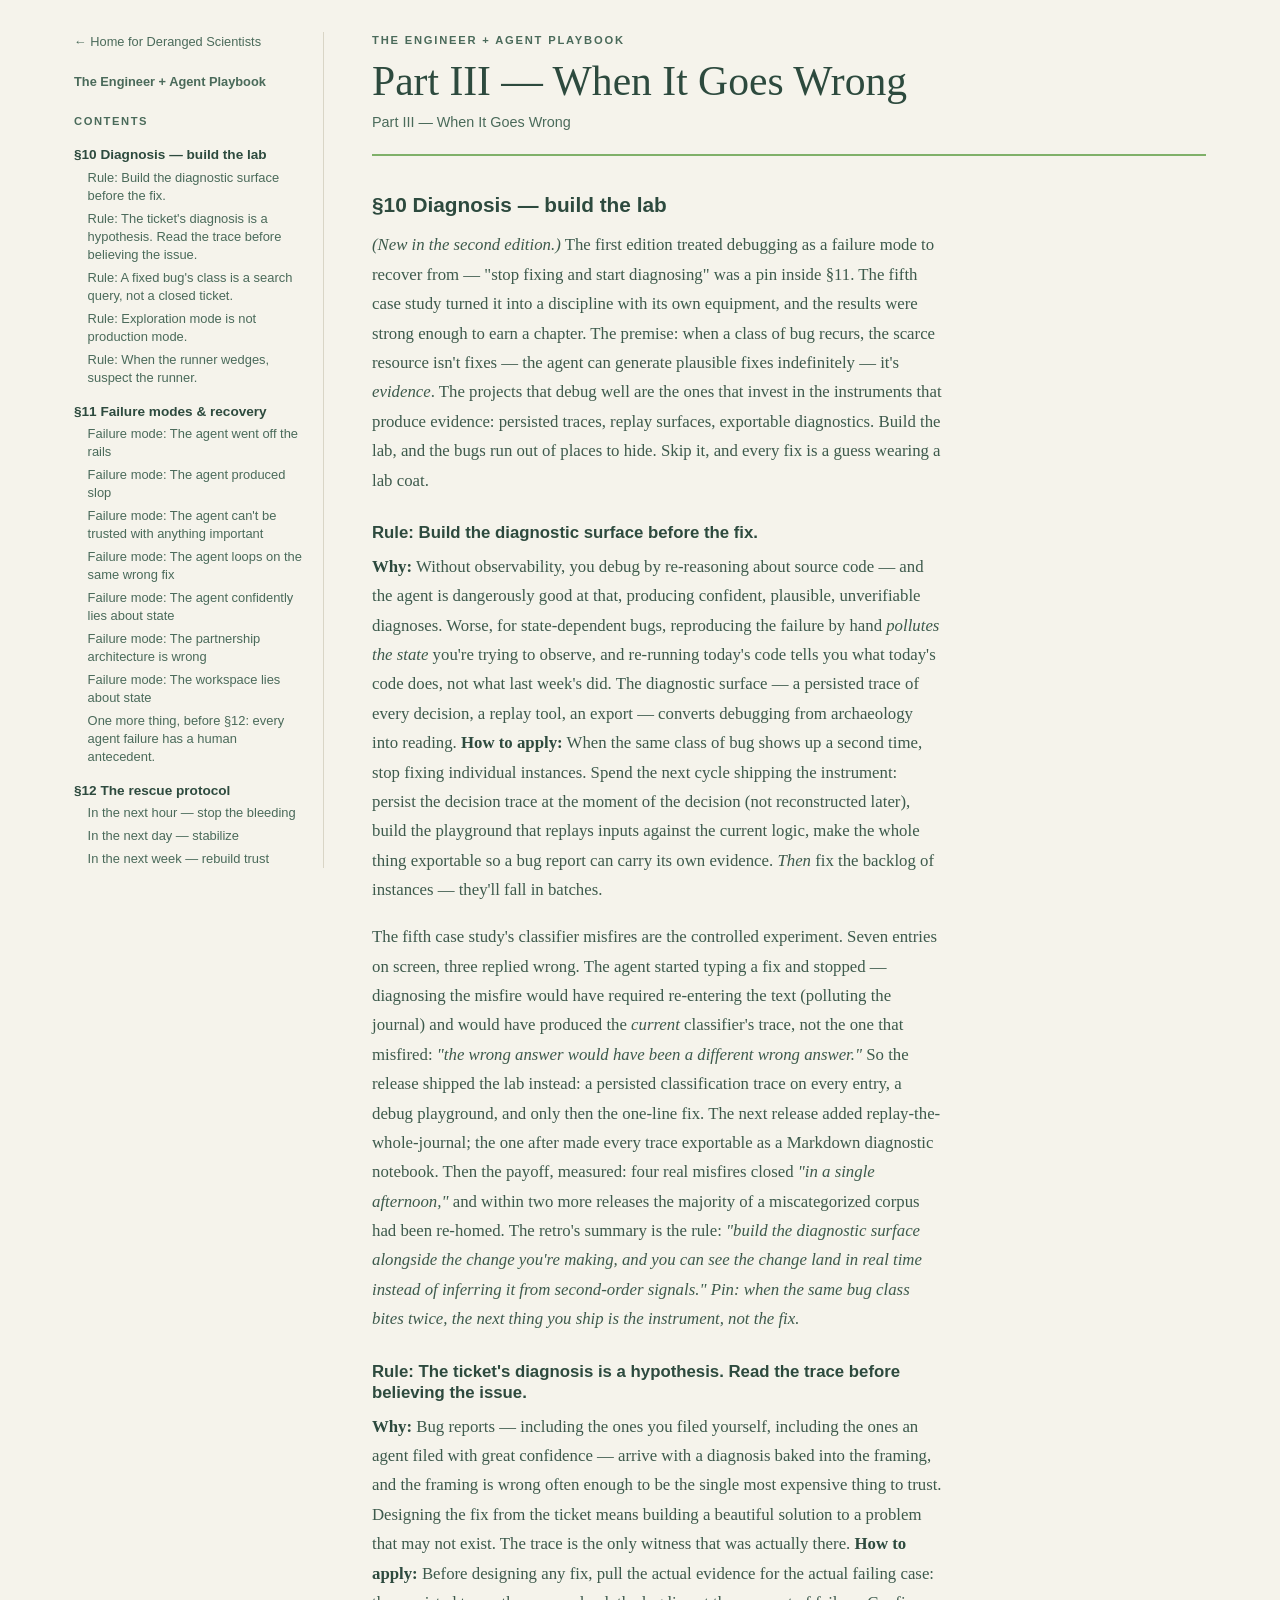
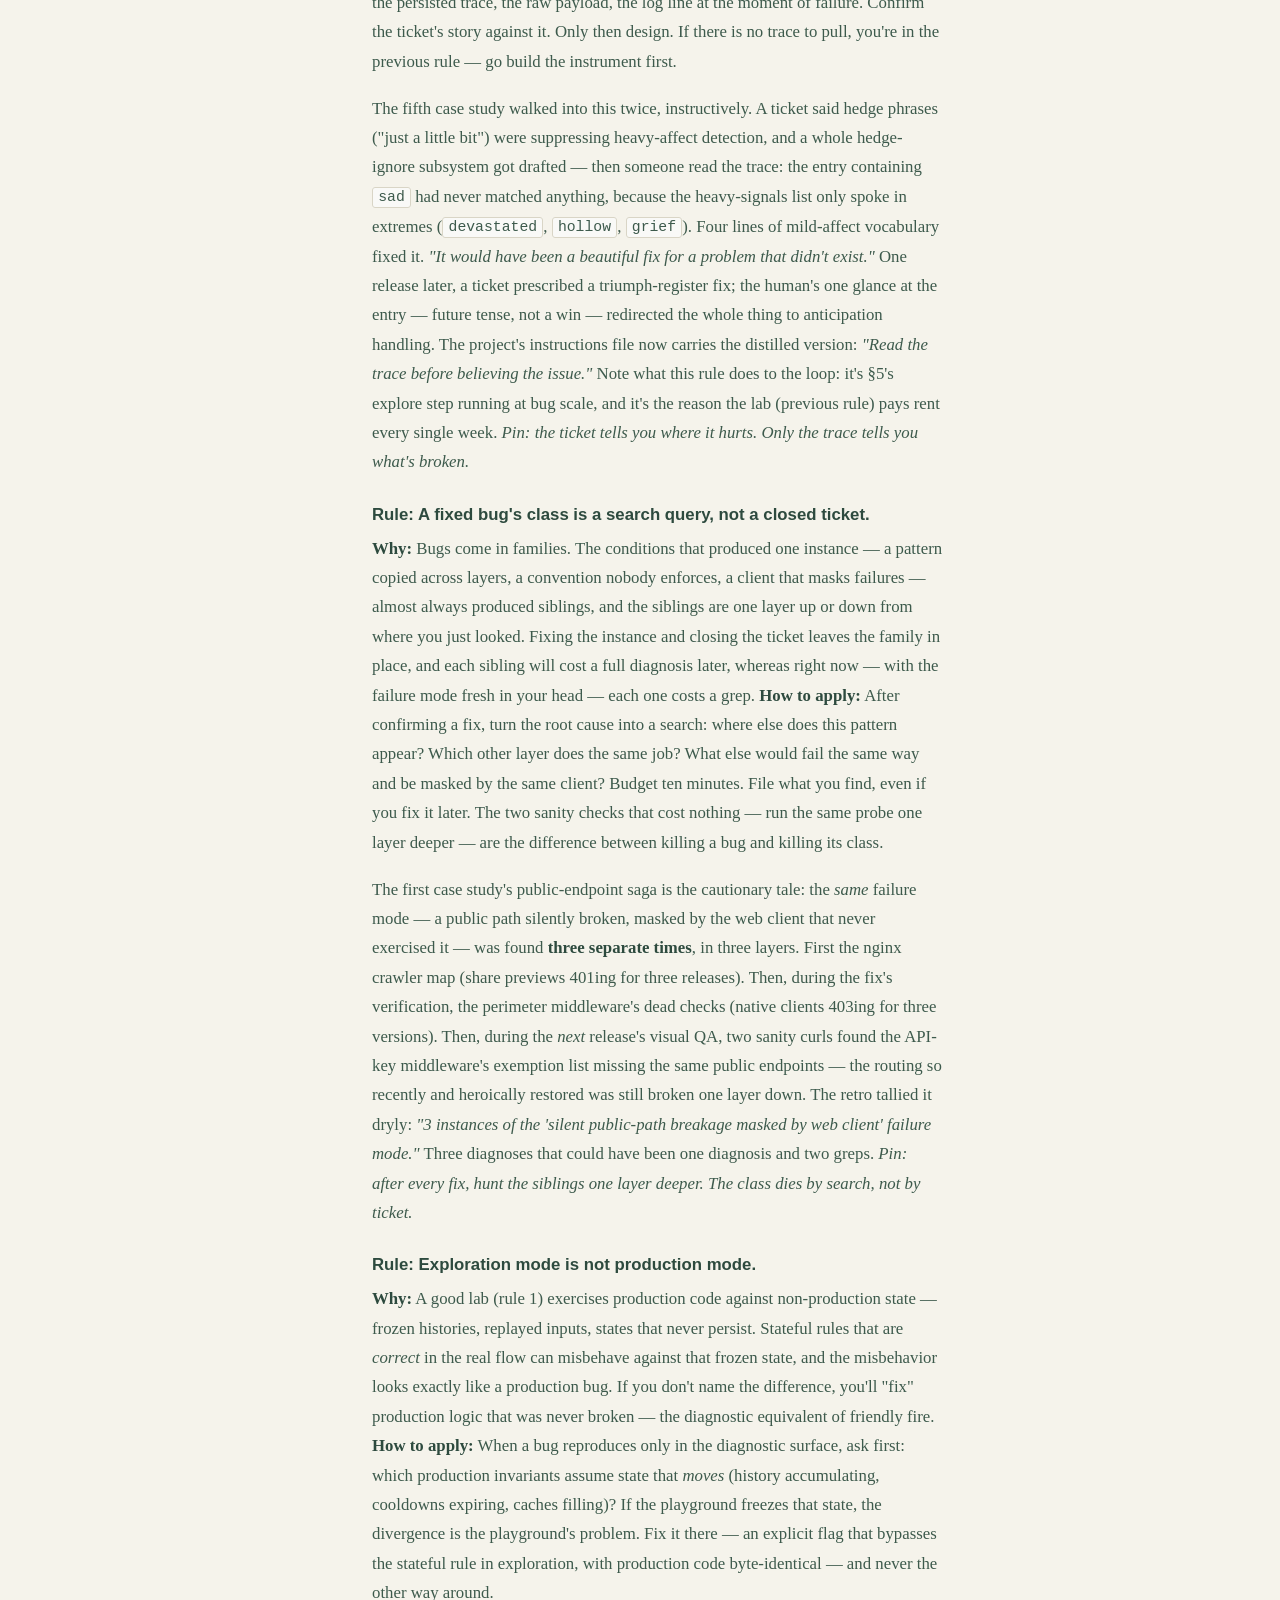
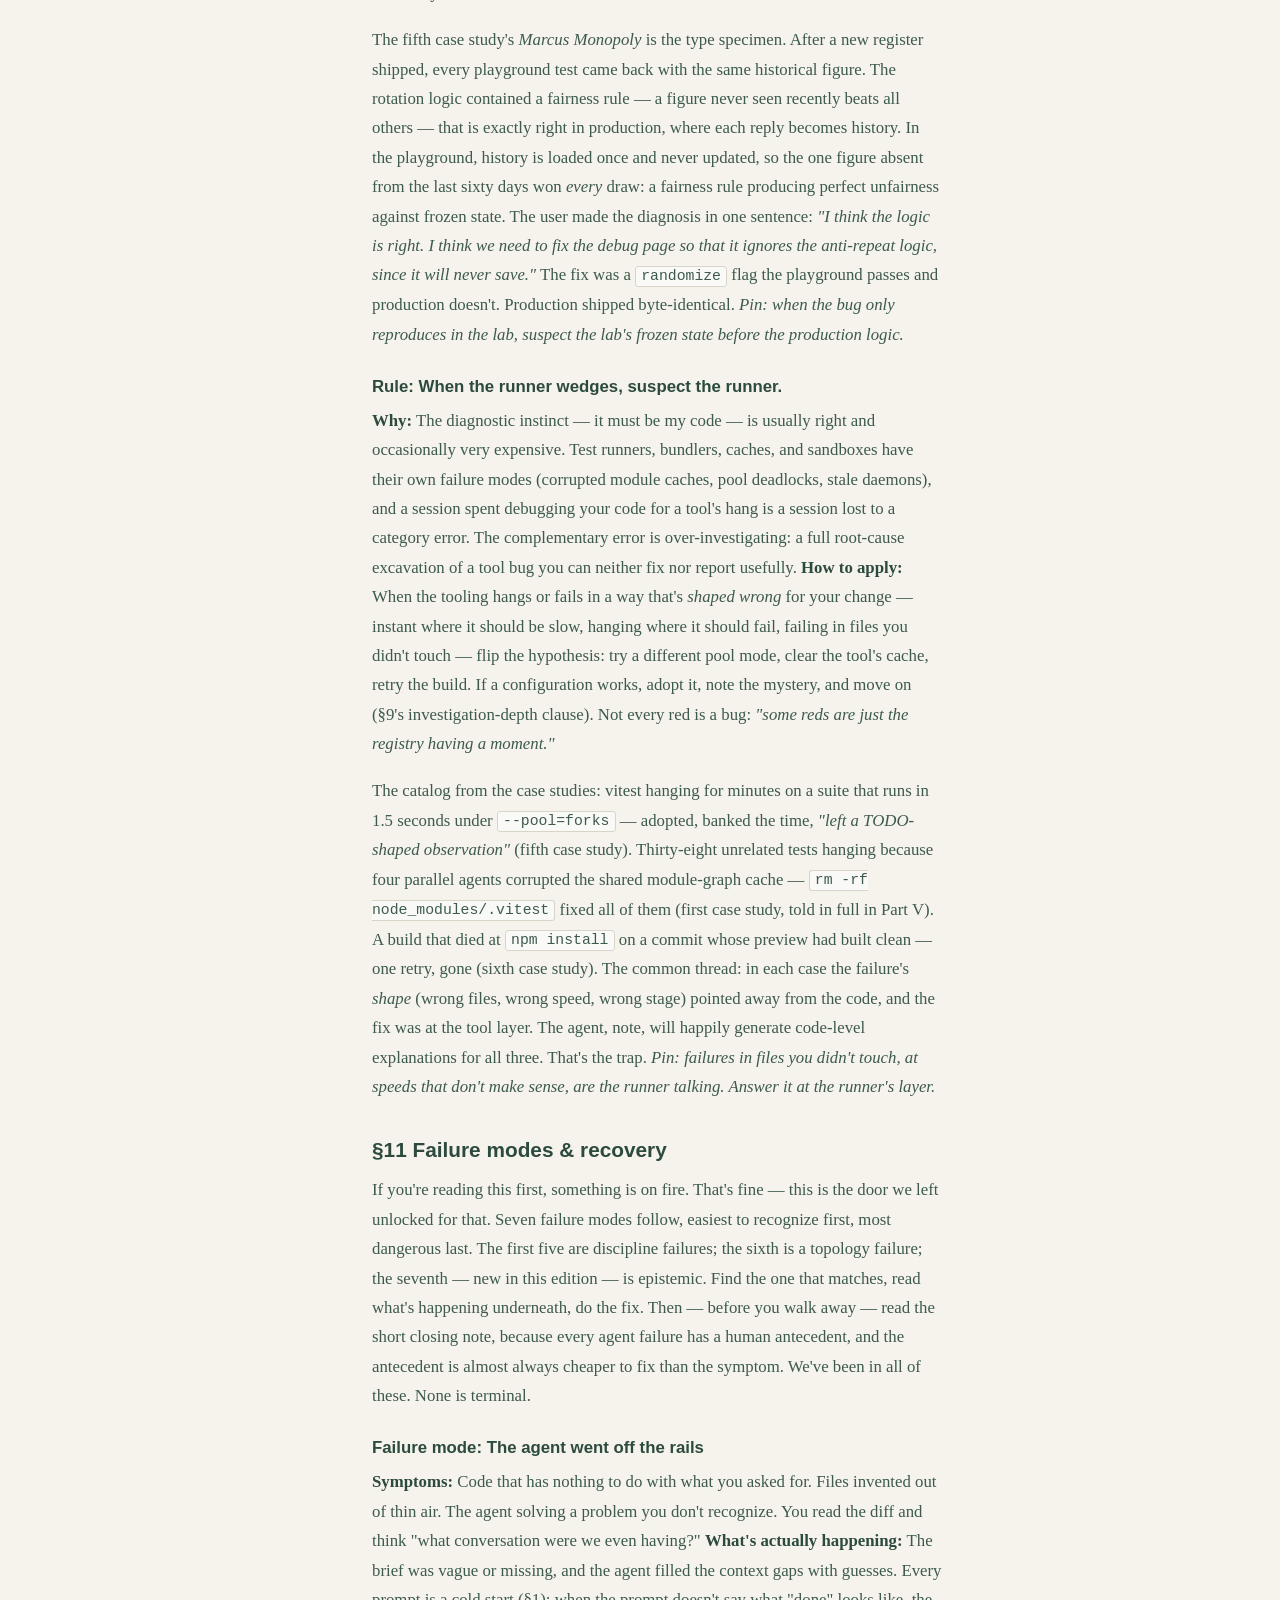
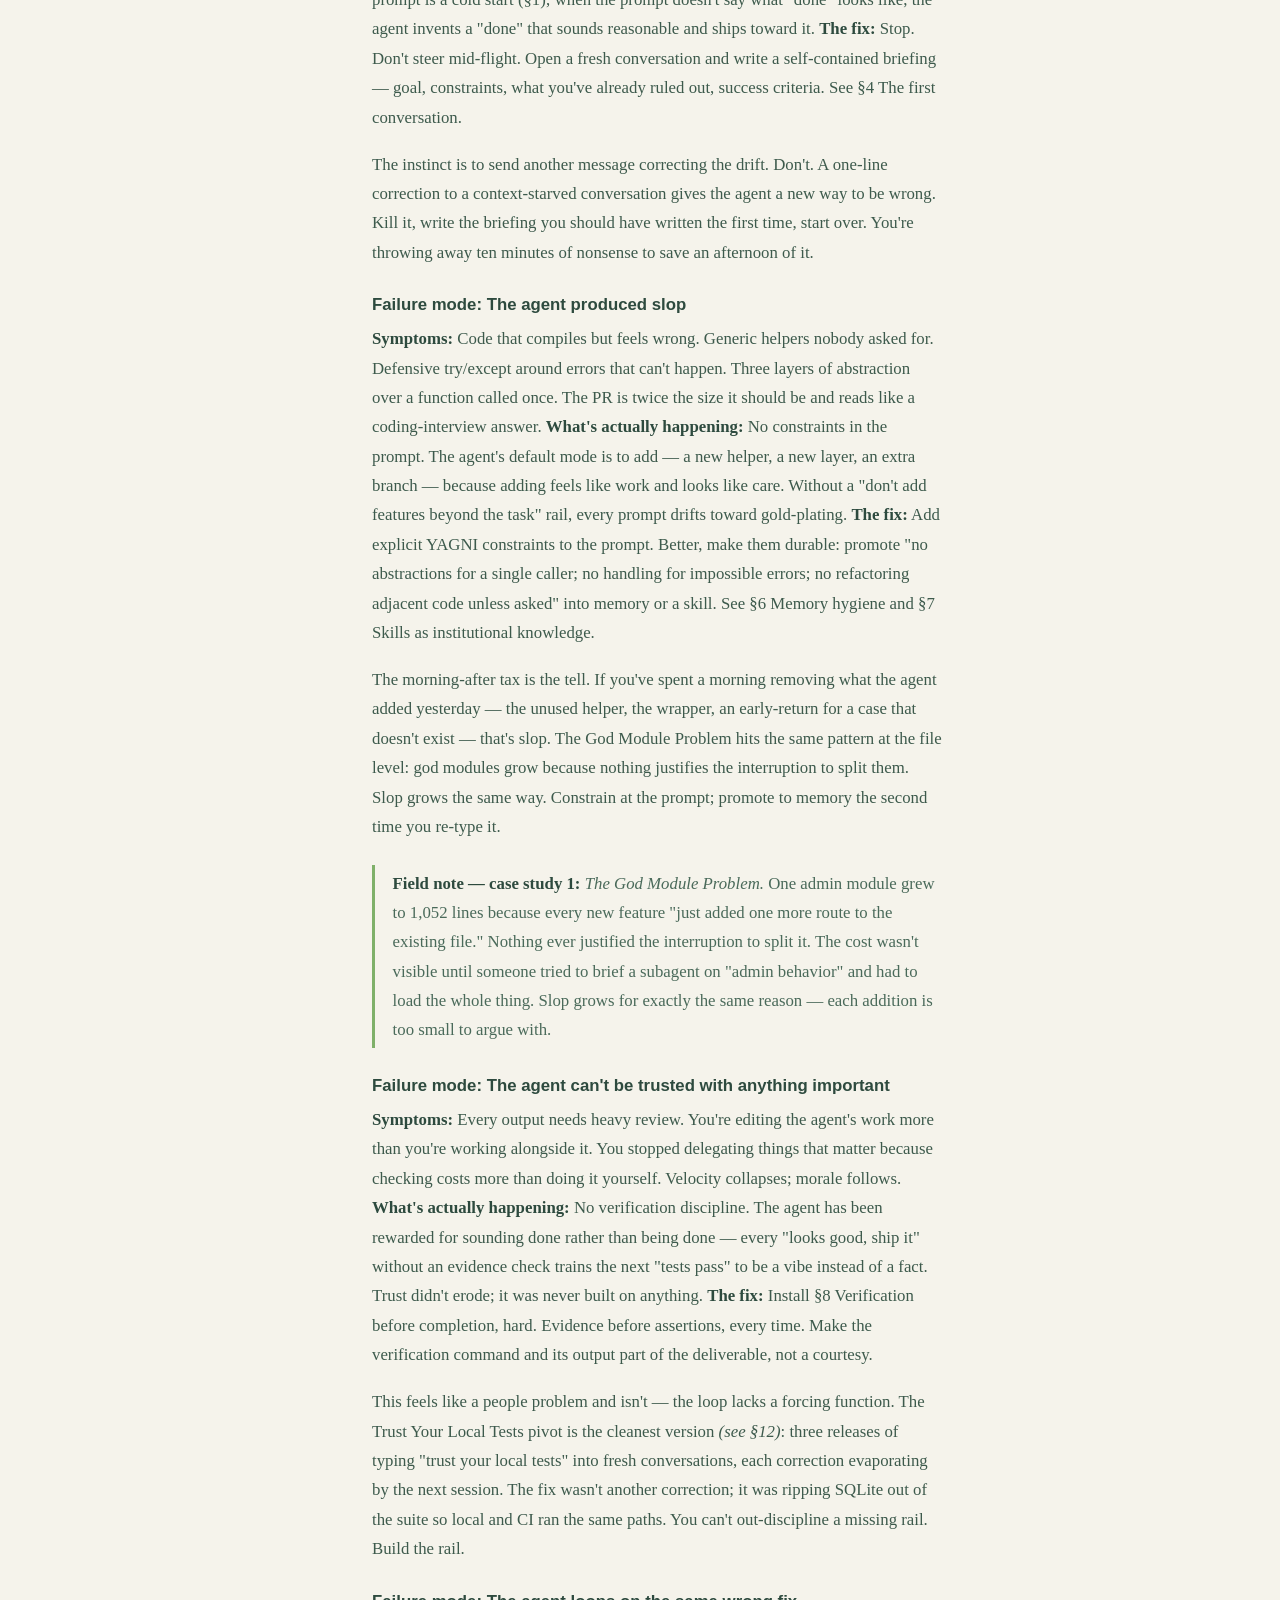
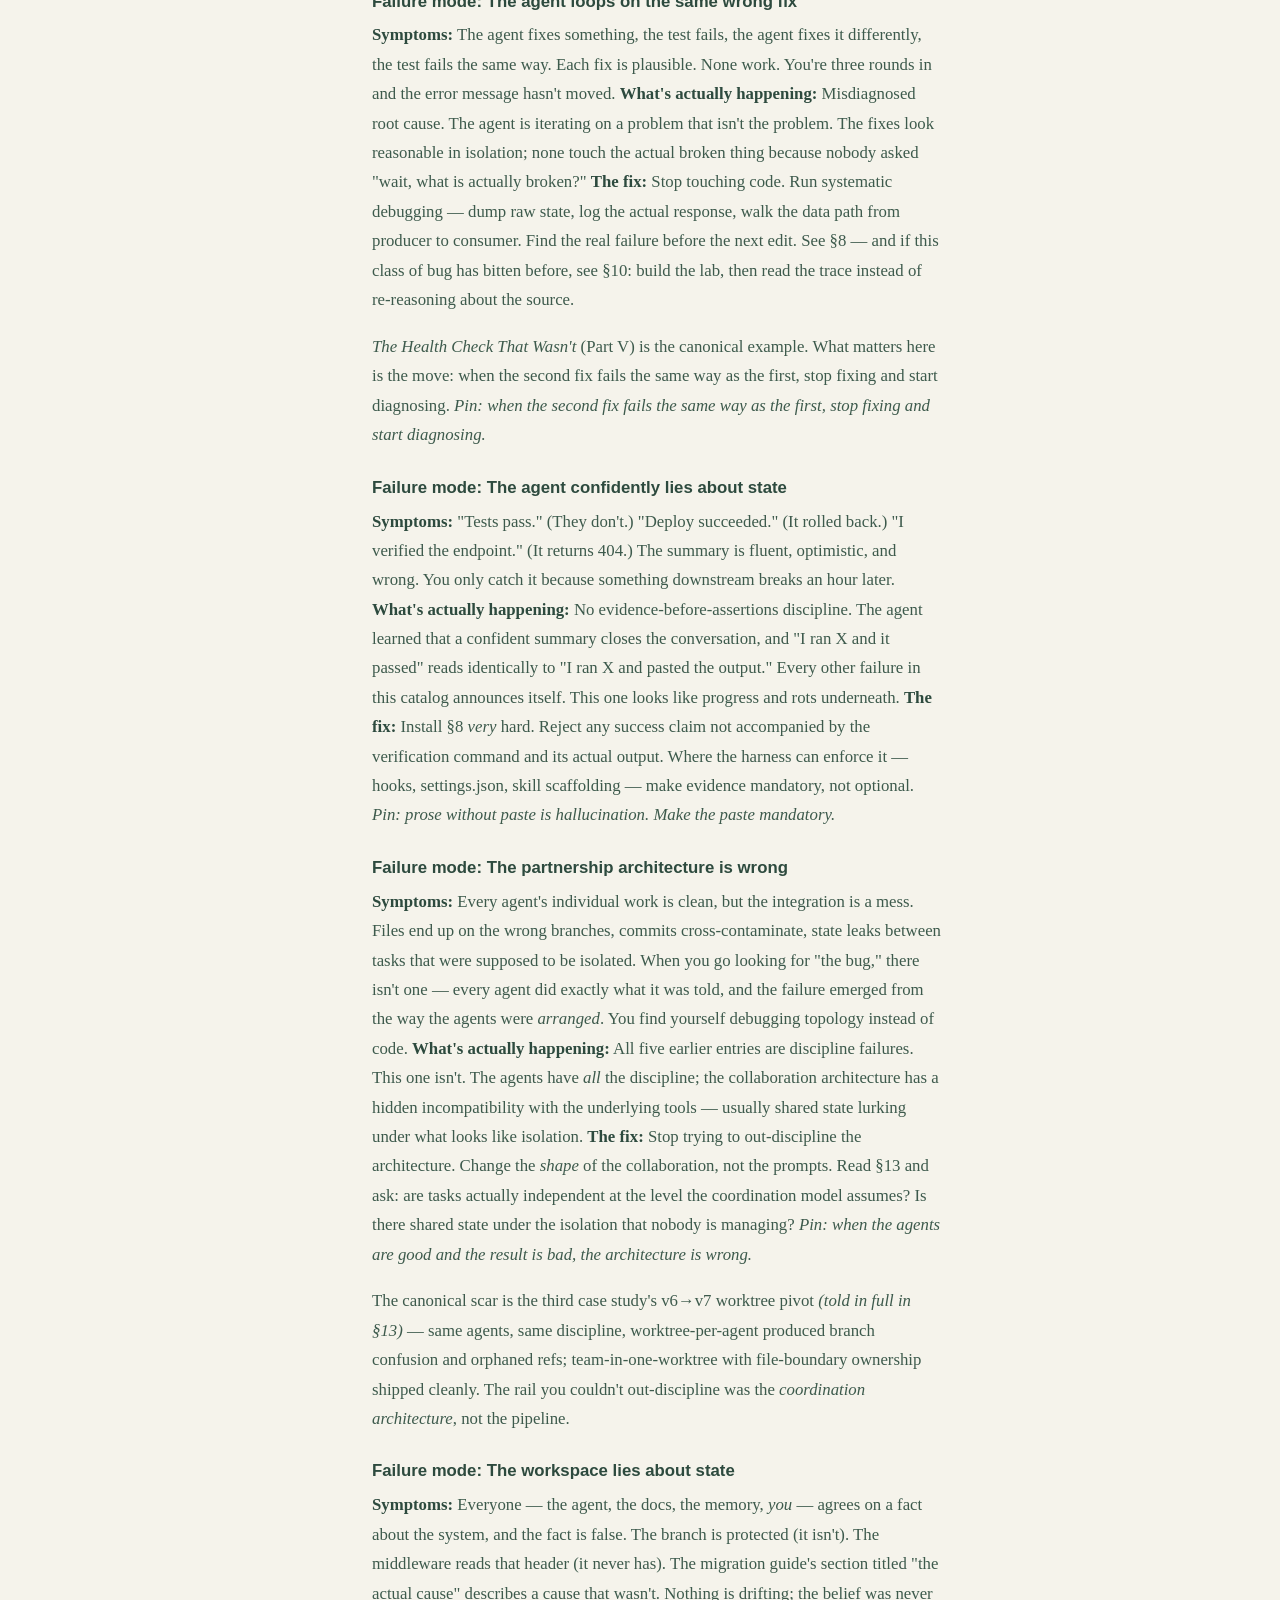
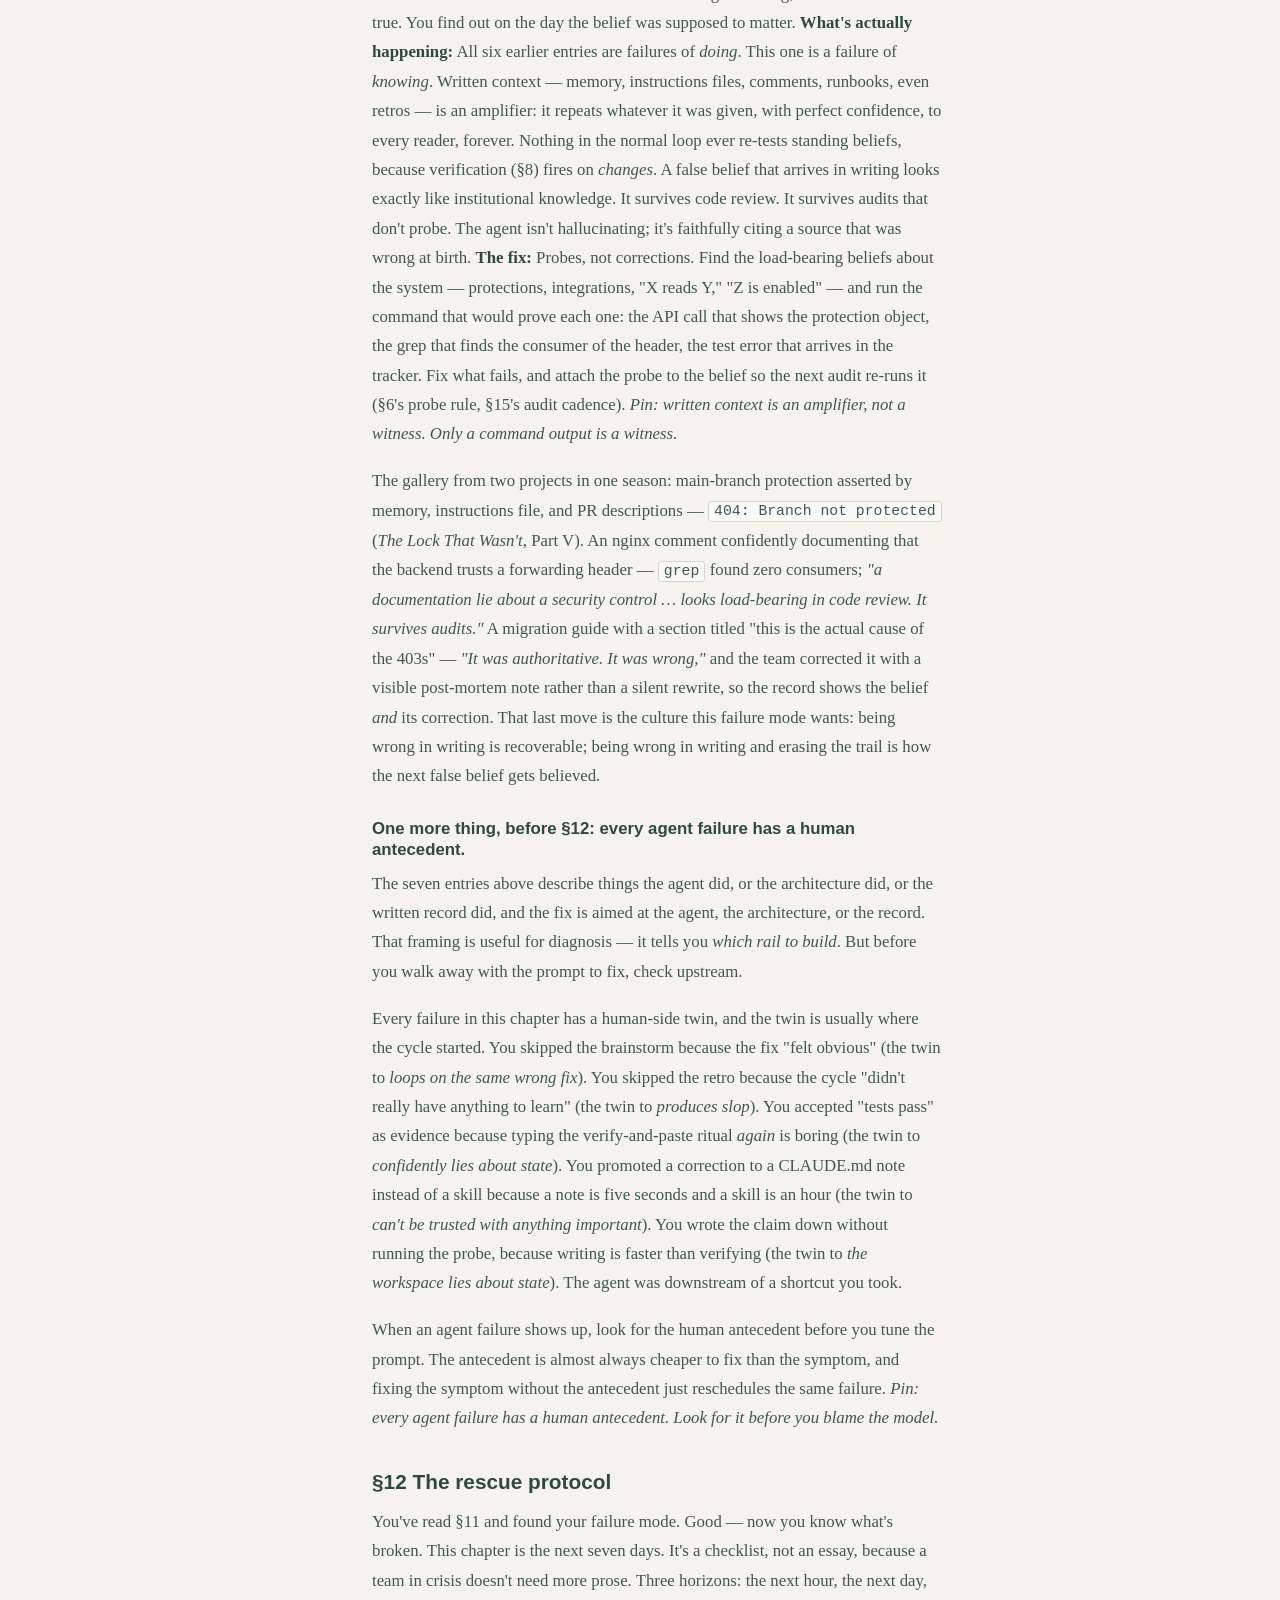
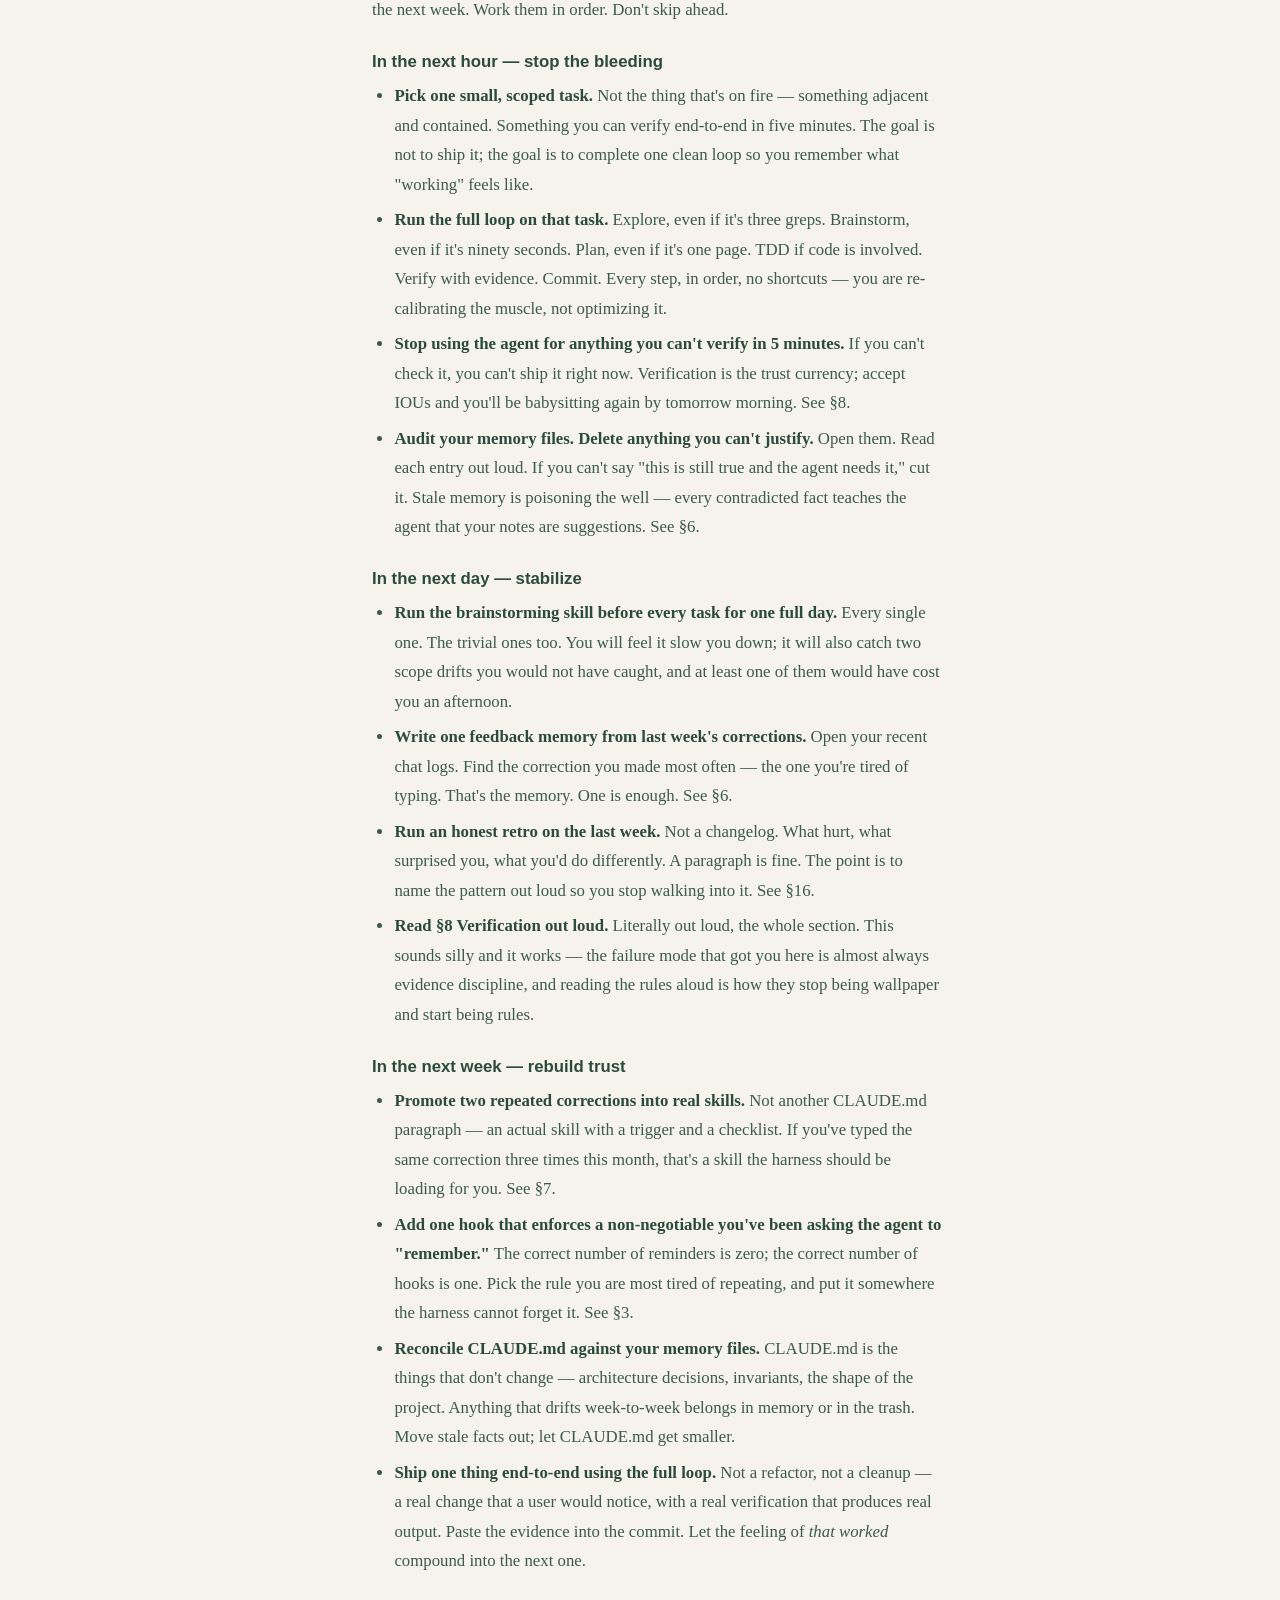
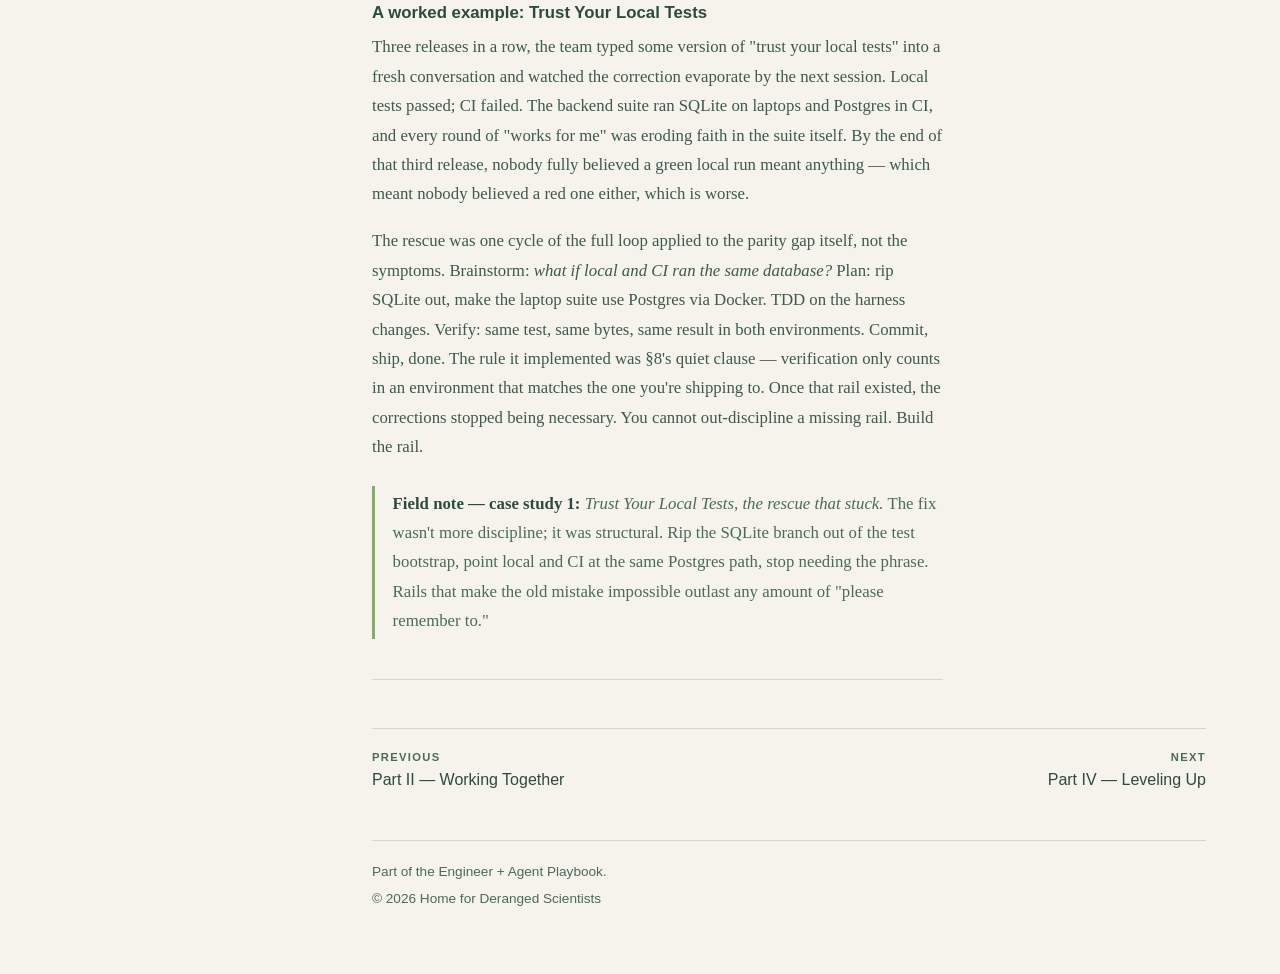
<file: playbook/when-it-goes-wrong.html>
<!DOCTYPE html>
<html lang="en">
<head>
<meta charset="UTF-8">
<meta name="viewport" content="width=device-width, initial-scale=1.0">
<title>Part III — When It Goes Wrong — Home for Deranged Scientists</title>
<meta name="description" content="Part III — When It Goes Wrong of the Engineer + Agent Playbook.">
<link rel="stylesheet" href="../assets/docs.css">
</head>
<body>
<a class="skip-link" href="#content">Skip to content</a>
<div class="doc-layout">
<nav class="doc-rail" aria-label="Contents">
<a class="doc-home" href="../">&larr; Home for Deranged Scientists</a>
<p class="rail-doc"><a href="index.html">The Engineer + Agent Playbook</a></p>
<h2 class="rail-heading">Contents</h2>
<ol class="rail-list">
<li class="rail-l2"><a href="#10-diagnosis--build-the-lab">§10 Diagnosis — build the lab</a></li>
<li class="rail-l3"><a href="#rule-build-the-diagnostic-surface-before-the-fix">Rule: Build the diagnostic surface before the fix.</a></li>
<li class="rail-l3"><a href="#rule-the-tickets-diagnosis-is-a-hypothesis-read-the-trace-before-believing-the-issue">Rule: The ticket's diagnosis is a hypothesis. Read the trace before believing the issue.</a></li>
<li class="rail-l3"><a href="#rule-a-fixed-bugs-class-is-a-search-query-not-a-closed-ticket">Rule: A fixed bug's class is a search query, not a closed ticket.</a></li>
<li class="rail-l3"><a href="#rule-exploration-mode-is-not-production-mode">Rule: Exploration mode is not production mode.</a></li>
<li class="rail-l3"><a href="#rule-when-the-runner-wedges-suspect-the-runner">Rule: When the runner wedges, suspect the runner.</a></li>
<li class="rail-l2"><a href="#11-failure-modes--recovery">§11 Failure modes &amp; recovery</a></li>
<li class="rail-l3"><a href="#failure-mode-the-agent-went-off-the-rails">Failure mode: The agent went off the rails</a></li>
<li class="rail-l3"><a href="#failure-mode-the-agent-produced-slop">Failure mode: The agent produced slop</a></li>
<li class="rail-l3"><a href="#failure-mode-the-agent-cant-be-trusted-with-anything-important">Failure mode: The agent can't be trusted with anything important</a></li>
<li class="rail-l3"><a href="#failure-mode-the-agent-loops-on-the-same-wrong-fix">Failure mode: The agent loops on the same wrong fix</a></li>
<li class="rail-l3"><a href="#failure-mode-the-agent-confidently-lies-about-state">Failure mode: The agent confidently lies about state</a></li>
<li class="rail-l3"><a href="#failure-mode-the-partnership-architecture-is-wrong">Failure mode: The partnership architecture is wrong</a></li>
<li class="rail-l3"><a href="#failure-mode-the-workspace-lies-about-state">Failure mode: The workspace lies about state</a></li>
<li class="rail-l3"><a href="#one-more-thing-before-12-every-agent-failure-has-a-human-antecedent">One more thing, before §12: every agent failure has a human antecedent.</a></li>
<li class="rail-l2"><a href="#12-the-rescue-protocol">§12 The rescue protocol</a></li>
<li class="rail-l3"><a href="#in-the-next-hour--stop-the-bleeding">In the next hour — stop the bleeding</a></li>
<li class="rail-l3"><a href="#in-the-next-day--stabilize">In the next day — stabilize</a></li>
<li class="rail-l3"><a href="#in-the-next-week--rebuild-trust">In the next week — rebuild trust</a></li>
<li class="rail-l3"><a href="#a-worked-example-trust-your-local-tests">A worked example: Trust Your Local Tests</a></li>
</ol>
</nav>
<main class="doc-main" id="content">
<header class="doc-masthead">
<p class="doc-eyebrow">The Engineer + Agent Playbook</p>
<h1 class="doc-title" id="part-iii--when-it-goes-wrong">Part III — When It Goes Wrong</h1>
<p class="doc-meta">Part III — When It Goes Wrong</p>
</header>
<div class="doc-body">
<h2 id="10-diagnosis--build-the-lab">§10 Diagnosis — build the lab</h2>
<p><em>(New in the second edition.)</em> The first edition treated debugging as a failure mode to recover from — &quot;stop fixing and start diagnosing&quot; was a pin inside §11. The fifth case study turned it into a discipline with its own equipment, and the results were strong enough to earn a chapter. The premise: when a class of bug recurs, the scarce resource isn&#39;t fixes — the agent can generate plausible fixes indefinitely — it&#39;s <em>evidence</em>. The projects that debug well are the ones that invest in the instruments that produce evidence: persisted traces, replay surfaces, exportable diagnostics. Build the lab, and the bugs run out of places to hide. Skip it, and every fix is a guess wearing a lab coat.</p>
<h3 id="rule-build-the-diagnostic-surface-before-the-fix">Rule: Build the diagnostic surface before the fix.</h3>
<p><strong>Why:</strong> Without observability, you debug by re-reasoning about source code — and the agent is dangerously good at that, producing confident, plausible, unverifiable diagnoses. Worse, for state-dependent bugs, reproducing the failure by hand <em>pollutes the state</em> you&#39;re trying to observe, and re-running today&#39;s code tells you what today&#39;s code does, not what last week&#39;s did. The diagnostic surface — a persisted trace of every decision, a replay tool, an export — converts debugging from archaeology into reading.
<strong>How to apply:</strong> When the same class of bug shows up a second time, stop fixing individual instances. Spend the next cycle shipping the instrument: persist the decision trace at the moment of the decision (not reconstructed later), build the playground that replays inputs against the current logic, make the whole thing exportable so a bug report can carry its own evidence. <em>Then</em> fix the backlog of instances — they&#39;ll fall in batches.</p>
<p>The fifth case study&#39;s classifier misfires are the controlled experiment. Seven entries on screen, three replied wrong. The agent started typing a fix and stopped — diagnosing the misfire would have required re-entering the text (polluting the journal) and would have produced the <em>current</em> classifier&#39;s trace, not the one that misfired: <em>&quot;the wrong answer would have been a different wrong answer.&quot;</em> So the release shipped the lab instead: a persisted classification trace on every entry, a debug playground, and only then the one-line fix. The next release added replay-the-whole-journal; the one after made every trace exportable as a Markdown diagnostic notebook. Then the payoff, measured: four real misfires closed <em>&quot;in a single afternoon,&quot;</em> and within two more releases the majority of a miscategorized corpus had been re-homed. The retro&#39;s summary is the rule: <em>&quot;build the diagnostic surface alongside the change you&#39;re making, and you can see the change land in real time instead of inferring it from second-order signals.&quot;</em> <em>Pin: when the same bug class bites twice, the next thing you ship is the instrument, not the fix.</em></p>
<h3 id="rule-the-tickets-diagnosis-is-a-hypothesis-read-the-trace-before-believing-the-issue">Rule: The ticket&#39;s diagnosis is a hypothesis. Read the trace before believing the issue.</h3>
<p><strong>Why:</strong> Bug reports — including the ones you filed yourself, including the ones an agent filed with great confidence — arrive with a diagnosis baked into the framing, and the framing is wrong often enough to be the single most expensive thing to trust. Designing the fix from the ticket means building a beautiful solution to a problem that may not exist. The trace is the only witness that was actually there.
<strong>How to apply:</strong> Before designing any fix, pull the actual evidence for the actual failing case: the persisted trace, the raw payload, the log line at the moment of failure. Confirm the ticket&#39;s story against it. Only then design. If there is no trace to pull, you&#39;re in the previous rule — go build the instrument first.</p>
<p>The fifth case study walked into this twice, instructively. A ticket said hedge phrases (&quot;just a little bit&quot;) were suppressing heavy-affect detection, and a whole hedge-ignore subsystem got drafted — then someone read the trace: the entry containing <code>sad</code> had never matched anything, because the heavy-signals list only spoke in extremes (<code>devastated</code>, <code>hollow</code>, <code>grief</code>). Four lines of mild-affect vocabulary fixed it. <em>&quot;It would have been a beautiful fix for a problem that didn&#39;t exist.&quot;</em> One release later, a ticket prescribed a triumph-register fix; the human&#39;s one glance at the entry — future tense, not a win — redirected the whole thing to anticipation handling. The project&#39;s instructions file now carries the distilled version: <em>&quot;Read the trace before believing the issue.&quot;</em> Note what this rule does to the loop: it&#39;s §5&#39;s explore step running at bug scale, and it&#39;s the reason the lab (previous rule) pays rent every single week. <em>Pin: the ticket tells you where it hurts. Only the trace tells you what&#39;s broken.</em></p>
<h3 id="rule-a-fixed-bugs-class-is-a-search-query-not-a-closed-ticket">Rule: A fixed bug&#39;s class is a search query, not a closed ticket.</h3>
<p><strong>Why:</strong> Bugs come in families. The conditions that produced one instance — a pattern copied across layers, a convention nobody enforces, a client that masks failures — almost always produced siblings, and the siblings are one layer up or down from where you just looked. Fixing the instance and closing the ticket leaves the family in place, and each sibling will cost a full diagnosis later, whereas right now — with the failure mode fresh in your head — each one costs a grep.
<strong>How to apply:</strong> After confirming a fix, turn the root cause into a search: where else does this pattern appear? Which other layer does the same job? What else would fail the same way and be masked by the same client? Budget ten minutes. File what you find, even if you fix it later. The two sanity checks that cost nothing — run the same probe one layer deeper — are the difference between killing a bug and killing its class.</p>
<p>The first case study&#39;s public-endpoint saga is the cautionary tale: the <em>same</em> failure mode — a public path silently broken, masked by the web client that never exercised it — was found <strong>three separate times</strong>, in three layers. First the nginx crawler map (share previews 401ing for three releases). Then, during the fix&#39;s verification, the perimeter middleware&#39;s dead checks (native clients 403ing for three versions). Then, during the <em>next</em> release&#39;s visual QA, two sanity curls found the API-key middleware&#39;s exemption list missing the same public endpoints — the routing so recently and heroically restored was still broken one layer down. The retro tallied it dryly: <em>&quot;3 instances of the &#39;silent public-path breakage masked by web client&#39; failure mode.&quot;</em> Three diagnoses that could have been one diagnosis and two greps. <em>Pin: after every fix, hunt the siblings one layer deeper. The class dies by search, not by ticket.</em></p>
<h3 id="rule-exploration-mode-is-not-production-mode">Rule: Exploration mode is not production mode.</h3>
<p><strong>Why:</strong> A good lab (rule 1) exercises production code against non-production state — frozen histories, replayed inputs, states that never persist. Stateful rules that are <em>correct</em> in the real flow can misbehave against that frozen state, and the misbehavior looks exactly like a production bug. If you don&#39;t name the difference, you&#39;ll &quot;fix&quot; production logic that was never broken — the diagnostic equivalent of friendly fire.
<strong>How to apply:</strong> When a bug reproduces only in the diagnostic surface, ask first: which production invariants assume state that <em>moves</em> (history accumulating, cooldowns expiring, caches filling)? If the playground freezes that state, the divergence is the playground&#39;s problem. Fix it there — an explicit flag that bypasses the stateful rule in exploration, with production code byte-identical — and never the other way around.</p>
<p>The fifth case study&#39;s <em>Marcus Monopoly</em> is the type specimen. After a new register shipped, every playground test came back with the same historical figure. The rotation logic contained a fairness rule — a figure never seen recently beats all others — that is exactly right in production, where each reply becomes history. In the playground, history is loaded once and never updated, so the one figure absent from the last sixty days won <em>every</em> draw: a fairness rule producing perfect unfairness against frozen state. The user made the diagnosis in one sentence: <em>&quot;I think the logic is right. I think we need to fix the debug page so that it ignores the anti-repeat logic, since it will never save.&quot;</em> The fix was a <code>randomize</code> flag the playground passes and production doesn&#39;t. Production shipped byte-identical. <em>Pin: when the bug only reproduces in the lab, suspect the lab&#39;s frozen state before the production logic.</em></p>
<h3 id="rule-when-the-runner-wedges-suspect-the-runner">Rule: When the runner wedges, suspect the runner.</h3>
<p><strong>Why:</strong> The diagnostic instinct — it must be my code — is usually right and occasionally very expensive. Test runners, bundlers, caches, and sandboxes have their own failure modes (corrupted module caches, pool deadlocks, stale daemons), and a session spent debugging your code for a tool&#39;s hang is a session lost to a category error. The complementary error is over-investigating: a full root-cause excavation of a tool bug you can neither fix nor report usefully.
<strong>How to apply:</strong> When the tooling hangs or fails in a way that&#39;s <em>shaped wrong</em> for your change — instant where it should be slow, hanging where it should fail, failing in files you didn&#39;t touch — flip the hypothesis: try a different pool mode, clear the tool&#39;s cache, retry the build. If a configuration works, adopt it, note the mystery, and move on (§9&#39;s investigation-depth clause). Not every red is a bug: <em>&quot;some reds are just the registry having a moment.&quot;</em></p>
<p>The catalog from the case studies: vitest hanging for minutes on a suite that runs in 1.5 seconds under <code>--pool=forks</code> — adopted, banked the time, <em>&quot;left a TODO-shaped observation&quot;</em> (fifth case study). Thirty-eight unrelated tests hanging because four parallel agents corrupted the shared module-graph cache — <code>rm -rf node_modules/.vitest</code> fixed all of them (first case study, told in full in Part V). A build that died at <code>npm install</code> on a commit whose preview had built clean — one retry, gone (sixth case study). The common thread: in each case the failure&#39;s <em>shape</em> (wrong files, wrong speed, wrong stage) pointed away from the code, and the fix was at the tool layer. The agent, note, will happily generate code-level explanations for all three. That&#39;s the trap. <em>Pin: failures in files you didn&#39;t touch, at speeds that don&#39;t make sense, are the runner talking. Answer it at the runner&#39;s layer.</em></p>
<h2 id="11-failure-modes--recovery">§11 Failure modes &amp; recovery</h2>
<p>If you&#39;re reading this first, something is on fire. That&#39;s fine — this is the door we left unlocked for that. Seven failure modes follow, easiest to recognize first, most dangerous last. The first five are discipline failures; the sixth is a topology failure; the seventh — new in this edition — is epistemic. Find the one that matches, read what&#39;s happening underneath, do the fix. Then — before you walk away — read the short closing note, because every agent failure has a human antecedent, and the antecedent is almost always cheaper to fix than the symptom. We&#39;ve been in all of these. None is terminal.</p>
<h3 id="failure-mode-the-agent-went-off-the-rails">Failure mode: The agent went off the rails</h3>
<p><strong>Symptoms:</strong> Code that has nothing to do with what you asked for. Files invented out of thin air. The agent solving a problem you don&#39;t recognize. You read the diff and think &quot;what conversation were we even having?&quot;
<strong>What&#39;s actually happening:</strong> The brief was vague or missing, and the agent filled the context gaps with guesses. Every prompt is a cold start (§1); when the prompt doesn&#39;t say what &quot;done&quot; looks like, the agent invents a &quot;done&quot; that sounds reasonable and ships toward it.
<strong>The fix:</strong> Stop. Don&#39;t steer mid-flight. Open a fresh conversation and write a self-contained briefing — goal, constraints, what you&#39;ve already ruled out, success criteria. See §4 The first conversation.</p>
<p>The instinct is to send another message correcting the drift. Don&#39;t. A one-line correction to a context-starved conversation gives the agent a new way to be wrong. Kill it, write the briefing you should have written the first time, start over. You&#39;re throwing away ten minutes of nonsense to save an afternoon of it.</p>
<h3 id="failure-mode-the-agent-produced-slop">Failure mode: The agent produced slop</h3>
<p><strong>Symptoms:</strong> Code that compiles but feels wrong. Generic helpers nobody asked for. Defensive try/except around errors that can&#39;t happen. Three layers of abstraction over a function called once. The PR is twice the size it should be and reads like a coding-interview answer.
<strong>What&#39;s actually happening:</strong> No constraints in the prompt. The agent&#39;s default mode is to add — a new helper, a new layer, an extra branch — because adding feels like work and looks like care. Without a &quot;don&#39;t add features beyond the task&quot; rail, every prompt drifts toward gold-plating.
<strong>The fix:</strong> Add explicit YAGNI constraints to the prompt. Better, make them durable: promote &quot;no abstractions for a single caller; no handling for impossible errors; no refactoring adjacent code unless asked&quot; into memory or a skill. See §6 Memory hygiene and §7 Skills as institutional knowledge.</p>
<p>The morning-after tax is the tell. If you&#39;ve spent a morning removing what the agent added yesterday — the unused helper, the wrapper, an early-return for a case that doesn&#39;t exist — that&#39;s slop. The God Module Problem hits the same pattern at the file level: god modules grow because nothing justifies the interruption to split them. Slop grows the same way. Constrain at the prompt; promote to memory the second time you re-type it.</p>
<blockquote>
<p><strong>Field note — case study 1:</strong> <em>The God Module Problem.</em> One admin module grew to 1,052 lines because every new feature &quot;just added one more route to the existing file.&quot; Nothing ever justified the interruption to split it. The cost wasn&#39;t visible until someone tried to brief a subagent on &quot;admin behavior&quot; and had to load the whole thing. Slop grows for exactly the same reason — each addition is too small to argue with.</p>
</blockquote>
<h3 id="failure-mode-the-agent-cant-be-trusted-with-anything-important">Failure mode: The agent can&#39;t be trusted with anything important</h3>
<p><strong>Symptoms:</strong> Every output needs heavy review. You&#39;re editing the agent&#39;s work more than you&#39;re working alongside it. You stopped delegating things that matter because checking costs more than doing it yourself. Velocity collapses; morale follows.
<strong>What&#39;s actually happening:</strong> No verification discipline. The agent has been rewarded for sounding done rather than being done — every &quot;looks good, ship it&quot; without an evidence check trains the next &quot;tests pass&quot; to be a vibe instead of a fact. Trust didn&#39;t erode; it was never built on anything.
<strong>The fix:</strong> Install §8 Verification before completion, hard. Evidence before assertions, every time. Make the verification command and its output part of the deliverable, not a courtesy.</p>
<p>This feels like a people problem and isn&#39;t — the loop lacks a forcing function. The Trust Your Local Tests pivot is the cleanest version <em>(see §12)</em>: three releases of typing &quot;trust your local tests&quot; into fresh conversations, each correction evaporating by the next session. The fix wasn&#39;t another correction; it was ripping SQLite out of the suite so local and CI ran the same paths. You can&#39;t out-discipline a missing rail. Build the rail.</p>
<h3 id="failure-mode-the-agent-loops-on-the-same-wrong-fix">Failure mode: The agent loops on the same wrong fix</h3>
<p><strong>Symptoms:</strong> The agent fixes something, the test fails, the agent fixes it differently, the test fails the same way. Each fix is plausible. None work. You&#39;re three rounds in and the error message hasn&#39;t moved.
<strong>What&#39;s actually happening:</strong> Misdiagnosed root cause. The agent is iterating on a problem that isn&#39;t the problem. The fixes look reasonable in isolation; none touch the actual broken thing because nobody asked &quot;wait, what is actually broken?&quot;
<strong>The fix:</strong> Stop touching code. Run systematic debugging — dump raw state, log the actual response, walk the data path from producer to consumer. Find the real failure before the next edit. See §8 — and if this class of bug has bitten before, see §10: build the lab, then read the trace instead of re-reasoning about the source.</p>
<p><em>The Health Check That Wasn&#39;t</em> (Part V) is the canonical example. What matters here is the move: when the second fix fails the same way as the first, stop fixing and start diagnosing. <em>Pin: when the second fix fails the same way as the first, stop fixing and start diagnosing.</em></p>
<h3 id="failure-mode-the-agent-confidently-lies-about-state">Failure mode: The agent confidently lies about state</h3>
<p><strong>Symptoms:</strong> &quot;Tests pass.&quot; (They don&#39;t.) &quot;Deploy succeeded.&quot; (It rolled back.) &quot;I verified the endpoint.&quot; (It returns 404.) The summary is fluent, optimistic, and wrong. You only catch it because something downstream breaks an hour later.
<strong>What&#39;s actually happening:</strong> No evidence-before-assertions discipline. The agent learned that a confident summary closes the conversation, and &quot;I ran X and it passed&quot; reads identically to &quot;I ran X and pasted the output.&quot; Every other failure in this catalog announces itself. This one looks like progress and rots underneath.
<strong>The fix:</strong> Install §8 <em>very</em> hard. Reject any success claim not accompanied by the verification command and its actual output. Where the harness can enforce it — hooks, settings.json, skill scaffolding — make evidence mandatory, not optional. <em>Pin: prose without paste is hallucination. Make the paste mandatory.</em></p>
<h3 id="failure-mode-the-partnership-architecture-is-wrong">Failure mode: The partnership architecture is wrong</h3>
<p><strong>Symptoms:</strong> Every agent&#39;s individual work is clean, but the integration is a mess. Files end up on the wrong branches, commits cross-contaminate, state leaks between tasks that were supposed to be isolated. When you go looking for &quot;the bug,&quot; there isn&#39;t one — every agent did exactly what it was told, and the failure emerged from the way the agents were <em>arranged</em>. You find yourself debugging topology instead of code.
<strong>What&#39;s actually happening:</strong> All five earlier entries are discipline failures. This one isn&#39;t. The agents have <em>all</em> the discipline; the collaboration architecture has a hidden incompatibility with the underlying tools — usually shared state lurking under what looks like isolation.
<strong>The fix:</strong> Stop trying to out-discipline the architecture. Change the <em>shape</em> of the collaboration, not the prompts. Read §13 and ask: are tasks actually independent at the level the coordination model assumes? Is there shared state under the isolation that nobody is managing? <em>Pin: when the agents are good and the result is bad, the architecture is wrong.</em></p>
<p>The canonical scar is the third case study&#39;s v6→v7 worktree pivot <em>(told in full in §13)</em> — same agents, same discipline, worktree-per-agent produced branch confusion and orphaned refs; team-in-one-worktree with file-boundary ownership shipped cleanly. The rail you couldn&#39;t out-discipline was the <em>coordination architecture</em>, not the pipeline.</p>
<h3 id="failure-mode-the-workspace-lies-about-state">Failure mode: The workspace lies about state</h3>
<p><strong>Symptoms:</strong> Everyone — the agent, the docs, the memory, <em>you</em> — agrees on a fact about the system, and the fact is false. The branch is protected (it isn&#39;t). The middleware reads that header (it never has). The migration guide&#39;s section titled &quot;the actual cause&quot; describes a cause that wasn&#39;t. Nothing is drifting; the belief was never true. You find out on the day the belief was supposed to matter.
<strong>What&#39;s actually happening:</strong> All six earlier entries are failures of <em>doing</em>. This one is a failure of <em>knowing</em>. Written context — memory, instructions files, comments, runbooks, even retros — is an amplifier: it repeats whatever it was given, with perfect confidence, to every reader, forever. Nothing in the normal loop ever re-tests standing beliefs, because verification (§8) fires on <em>changes</em>. A false belief that arrives in writing looks exactly like institutional knowledge. It survives code review. It survives audits that don&#39;t probe. The agent isn&#39;t hallucinating; it&#39;s faithfully citing a source that was wrong at birth.
<strong>The fix:</strong> Probes, not corrections. Find the load-bearing beliefs about the system — protections, integrations, &quot;X reads Y,&quot; &quot;Z is enabled&quot; — and run the command that would prove each one: the API call that shows the protection object, the grep that finds the consumer of the header, the test error that arrives in the tracker. Fix what fails, and attach the probe to the belief so the next audit re-runs it (§6&#39;s probe rule, §15&#39;s audit cadence). <em>Pin: written context is an amplifier, not a witness. Only a command output is a witness.</em></p>
<p>The gallery from two projects in one season: main-branch protection asserted by memory, instructions file, and PR descriptions — <code>404: Branch not protected</code> (<em>The Lock That Wasn&#39;t</em>, Part V). An nginx comment confidently documenting that the backend trusts a forwarding header — <code>grep</code> found zero consumers; <em>&quot;a documentation lie about a security control … looks load-bearing in code review. It survives audits.&quot;</em> A migration guide with a section titled &quot;this is the actual cause of the 403s&quot; — <em>&quot;It was authoritative. It was wrong,&quot;</em> and the team corrected it with a visible post-mortem note rather than a silent rewrite, so the record shows the belief <em>and</em> its correction. That last move is the culture this failure mode wants: being wrong in writing is recoverable; being wrong in writing and erasing the trail is how the next false belief gets believed.</p>
<h3 id="one-more-thing-before-12-every-agent-failure-has-a-human-antecedent">One more thing, before §12: every agent failure has a human antecedent.</h3>
<p>The seven entries above describe things the agent did, or the architecture did, or the written record did, and the fix is aimed at the agent, the architecture, or the record. That framing is useful for diagnosis — it tells you <em>which rail to build</em>. But before you walk away with the prompt to fix, check upstream.</p>
<p>Every failure in this chapter has a human-side twin, and the twin is usually where the cycle started. You skipped the brainstorm because the fix &quot;felt obvious&quot; (the twin to <em>loops on the same wrong fix</em>). You skipped the retro because the cycle &quot;didn&#39;t really have anything to learn&quot; (the twin to <em>produces slop</em>). You accepted &quot;tests pass&quot; as evidence because typing the verify-and-paste ritual <em>again</em> is boring (the twin to <em>confidently lies about state</em>). You promoted a correction to a CLAUDE.md note instead of a skill because a note is five seconds and a skill is an hour (the twin to <em>can&#39;t be trusted with anything important</em>). You wrote the claim down without running the probe, because writing is faster than verifying (the twin to <em>the workspace lies about state</em>). The agent was downstream of a shortcut you took.</p>
<p>When an agent failure shows up, look for the human antecedent before you tune the prompt. The antecedent is almost always cheaper to fix than the symptom, and fixing the symptom without the antecedent just reschedules the same failure. <em>Pin: every agent failure has a human antecedent. Look for it before you blame the model.</em></p>
<h2 id="12-the-rescue-protocol">§12 The rescue protocol</h2>
<p>You&#39;ve read §11 and found your failure mode. Good — now you know what&#39;s broken. This chapter is the next seven days. It&#39;s a checklist, not an essay, because a team in crisis doesn&#39;t need more prose. Three horizons: the next hour, the next day, the next week. Work them in order. Don&#39;t skip ahead.</p>
<h3 id="in-the-next-hour--stop-the-bleeding">In the next hour — stop the bleeding</h3>
<ul>
<li><strong>Pick one small, scoped task.</strong> Not the thing that&#39;s on fire — something adjacent and contained. Something you can verify end-to-end in five minutes. The goal is not to ship it; the goal is to complete one clean loop so you remember what &quot;working&quot; feels like.</li>
<li><strong>Run the full loop on that task.</strong> Explore, even if it&#39;s three greps. Brainstorm, even if it&#39;s ninety seconds. Plan, even if it&#39;s one page. TDD if code is involved. Verify with evidence. Commit. Every step, in order, no shortcuts — you are re-calibrating the muscle, not optimizing it.</li>
<li><strong>Stop using the agent for anything you can&#39;t verify in 5 minutes.</strong> If you can&#39;t check it, you can&#39;t ship it right now. Verification is the trust currency; accept IOUs and you&#39;ll be babysitting again by tomorrow morning. See §8.</li>
<li><strong>Audit your memory files. Delete anything you can&#39;t justify.</strong> Open them. Read each entry out loud. If you can&#39;t say &quot;this is still true and the agent needs it,&quot; cut it. Stale memory is poisoning the well — every contradicted fact teaches the agent that your notes are suggestions. See §6.</li>
</ul>
<h3 id="in-the-next-day--stabilize">In the next day — stabilize</h3>
<ul>
<li><strong>Run the brainstorming skill before every task for one full day.</strong> Every single one. The trivial ones too. You will feel it slow you down; it will also catch two scope drifts you would not have caught, and at least one of them would have cost you an afternoon.</li>
<li><strong>Write one feedback memory from last week&#39;s corrections.</strong> Open your recent chat logs. Find the correction you made most often — the one you&#39;re tired of typing. That&#39;s the memory. One is enough. See §6.</li>
<li><strong>Run an honest retro on the last week.</strong> Not a changelog. What hurt, what surprised you, what you&#39;d do differently. A paragraph is fine. The point is to name the pattern out loud so you stop walking into it. See §16.</li>
<li><strong>Read §8 Verification out loud.</strong> Literally out loud, the whole section. This sounds silly and it works — the failure mode that got you here is almost always evidence discipline, and reading the rules aloud is how they stop being wallpaper and start being rules.</li>
</ul>
<h3 id="in-the-next-week--rebuild-trust">In the next week — rebuild trust</h3>
<ul>
<li><strong>Promote two repeated corrections into real skills.</strong> Not another CLAUDE.md paragraph — an actual skill with a trigger and a checklist. If you&#39;ve typed the same correction three times this month, that&#39;s a skill the harness should be loading for you. See §7.</li>
<li><strong>Add one hook that enforces a non-negotiable you&#39;ve been asking the agent to &quot;remember.&quot;</strong> The correct number of reminders is zero; the correct number of hooks is one. Pick the rule you are most tired of repeating, and put it somewhere the harness cannot forget it. See §3.</li>
<li><strong>Reconcile CLAUDE.md against your memory files.</strong> CLAUDE.md is the things that don&#39;t change — architecture decisions, invariants, the shape of the project. Anything that drifts week-to-week belongs in memory or in the trash. Move stale facts out; let CLAUDE.md get smaller.</li>
<li><strong>Ship one thing end-to-end using the full loop.</strong> Not a refactor, not a cleanup — a real change that a user would notice, with a real verification that produces real output. Paste the evidence into the commit. Let the feeling of <em>that worked</em> compound into the next one.</li>
</ul>
<h3 id="a-worked-example-trust-your-local-tests">A worked example: Trust Your Local Tests</h3>
<p>Three releases in a row, the team typed some version of &quot;trust your local tests&quot; into a fresh conversation and watched the correction evaporate by the next session. Local tests passed; CI failed. The backend suite ran SQLite on laptops and Postgres in CI, and every round of &quot;works for me&quot; was eroding faith in the suite itself. By the end of that third release, nobody fully believed a green local run meant anything — which meant nobody believed a red one either, which is worse.</p>
<p>The rescue was one cycle of the full loop applied to the parity gap itself, not the symptoms. Brainstorm: <em>what if local and CI ran the same database?</em> Plan: rip SQLite out, make the laptop suite use Postgres via Docker. TDD on the harness changes. Verify: same test, same bytes, same result in both environments. Commit, ship, done. The rule it implemented was §8&#39;s quiet clause — verification only counts in an environment that matches the one you&#39;re shipping to. Once that rail existed, the corrections stopped being necessary. You cannot out-discipline a missing rail. Build the rail.</p>
<blockquote>
<p><strong>Field note — case study 1:</strong> <em>Trust Your Local Tests, the rescue that stuck.</em> The fix wasn&#39;t more discipline; it was structural. Rip the SQLite branch out of the test bootstrap, point local and CI at the same Postgres path, stop needing the phrase. Rails that make the old mistake impossible outlast any amount of &quot;please remember to.&quot;</p>
</blockquote>
<hr>


</div>
<nav class="doc-pager" aria-label="Document sections">
<a class="pager-prev" href="working-together.html"><span class="pager-dir">Previous</span><span class="pager-name">Part II — Working Together</span></a>
<a class="pager-next" href="leveling-up.html"><span class="pager-dir">Next</span><span class="pager-name">Part IV — Leveling Up</span></a>
</nav>
<footer class="doc-footer">
<p>Part of the Engineer + Agent Playbook.</p>
<p>&copy; 2026 Home for Deranged Scientists</p>
</footer>
</main>
</div>
</body>
</html>
</file>
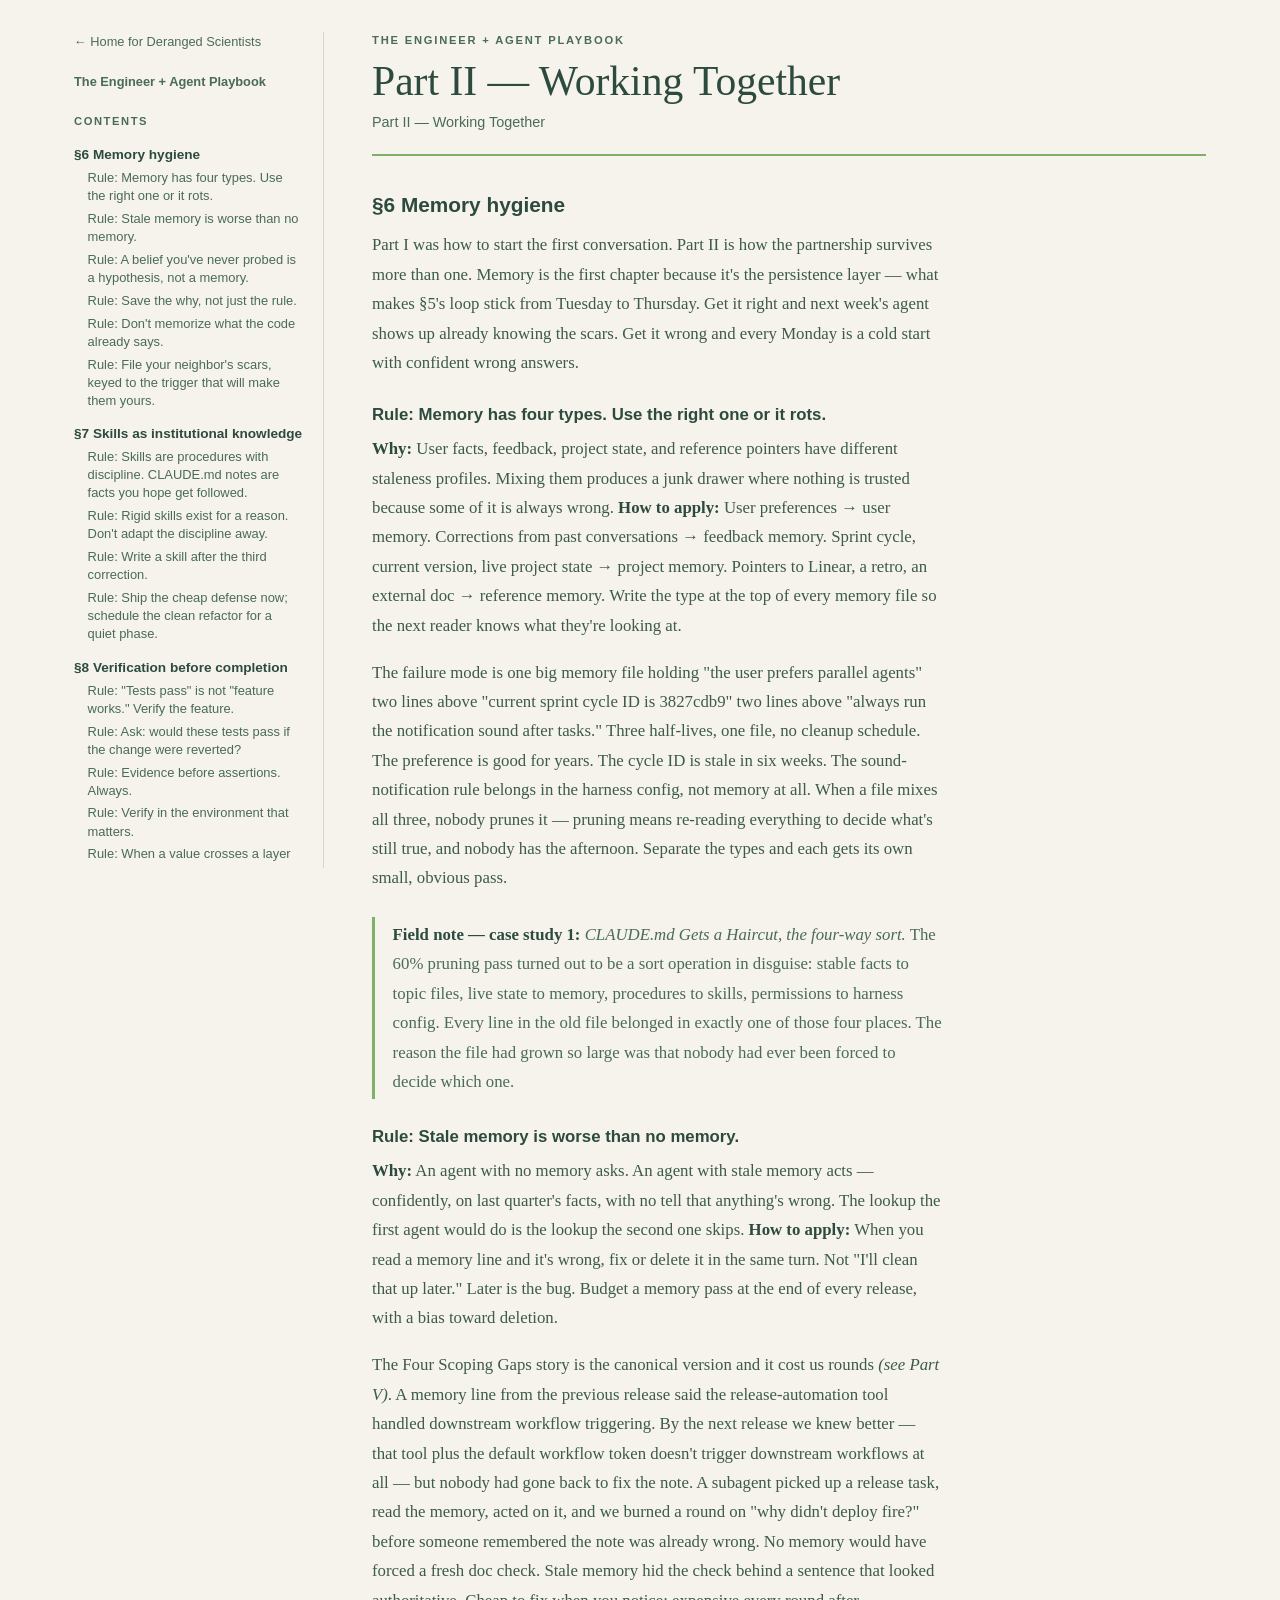
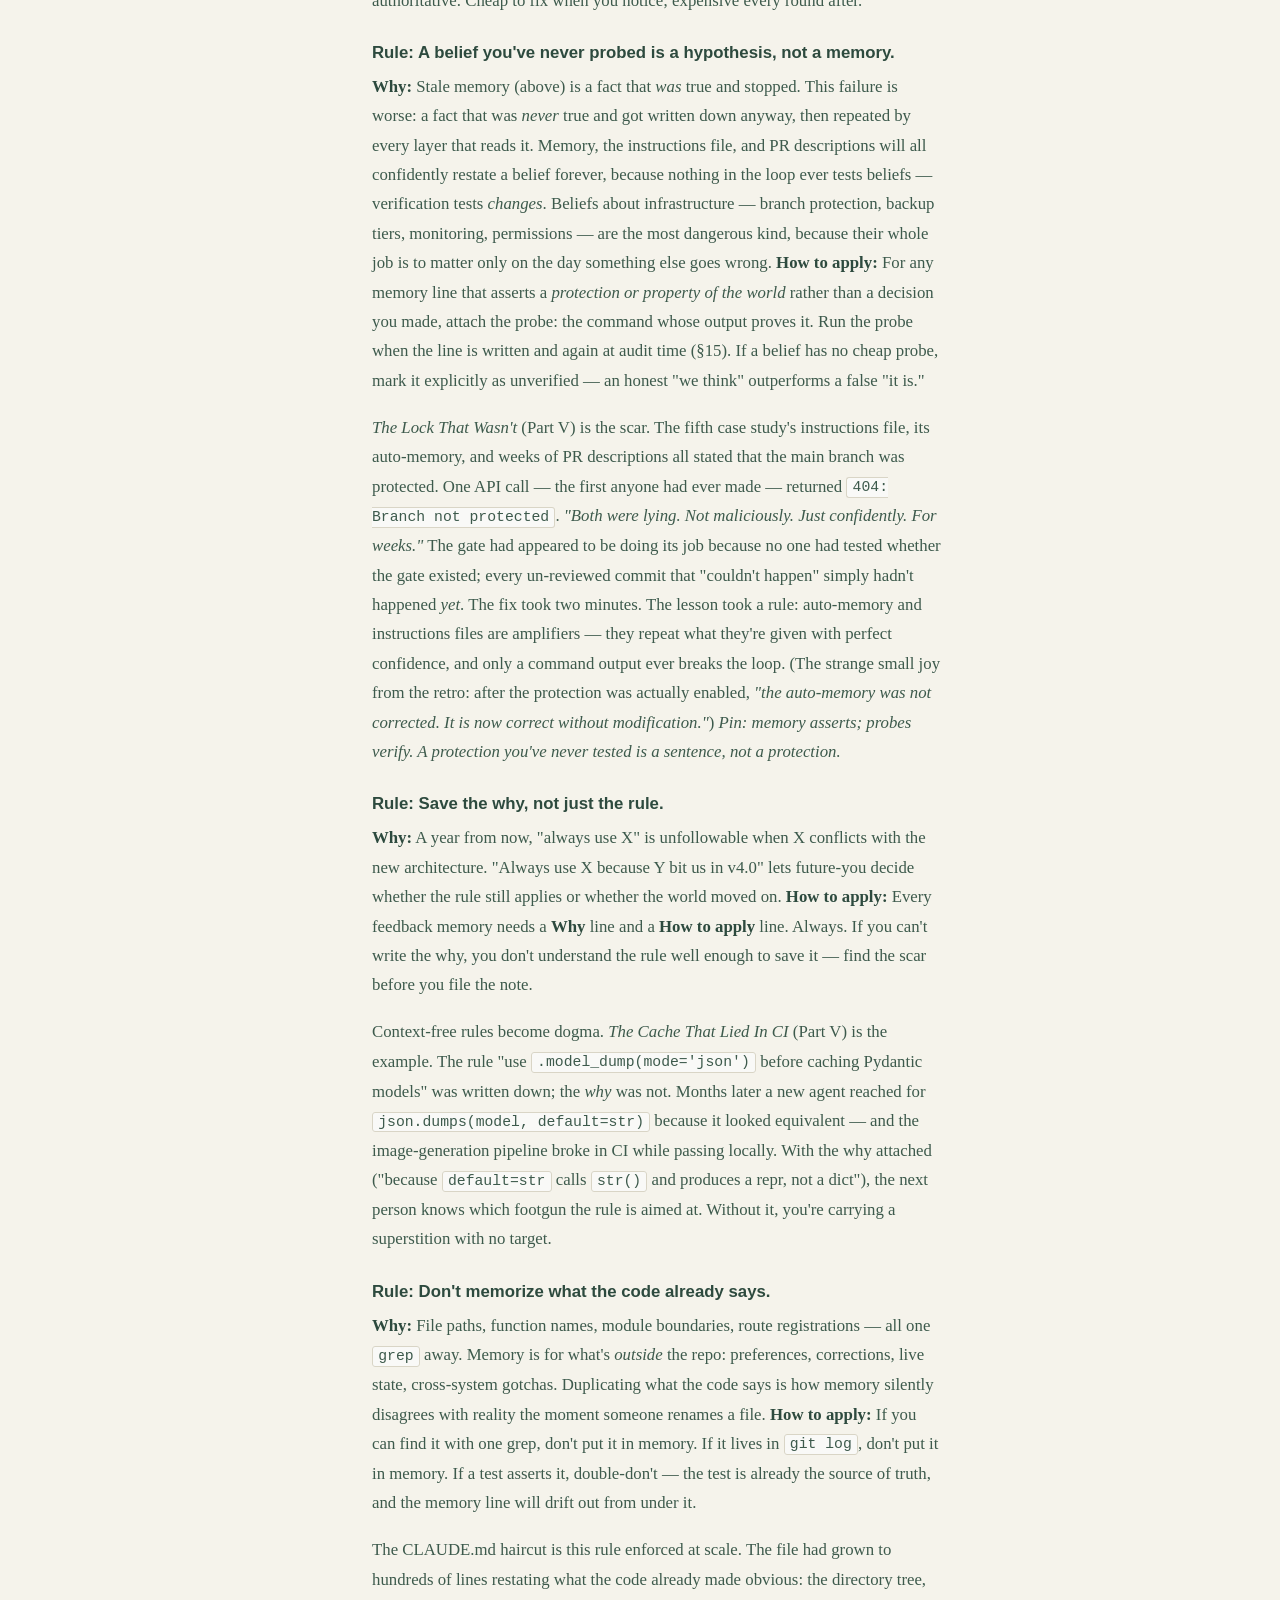
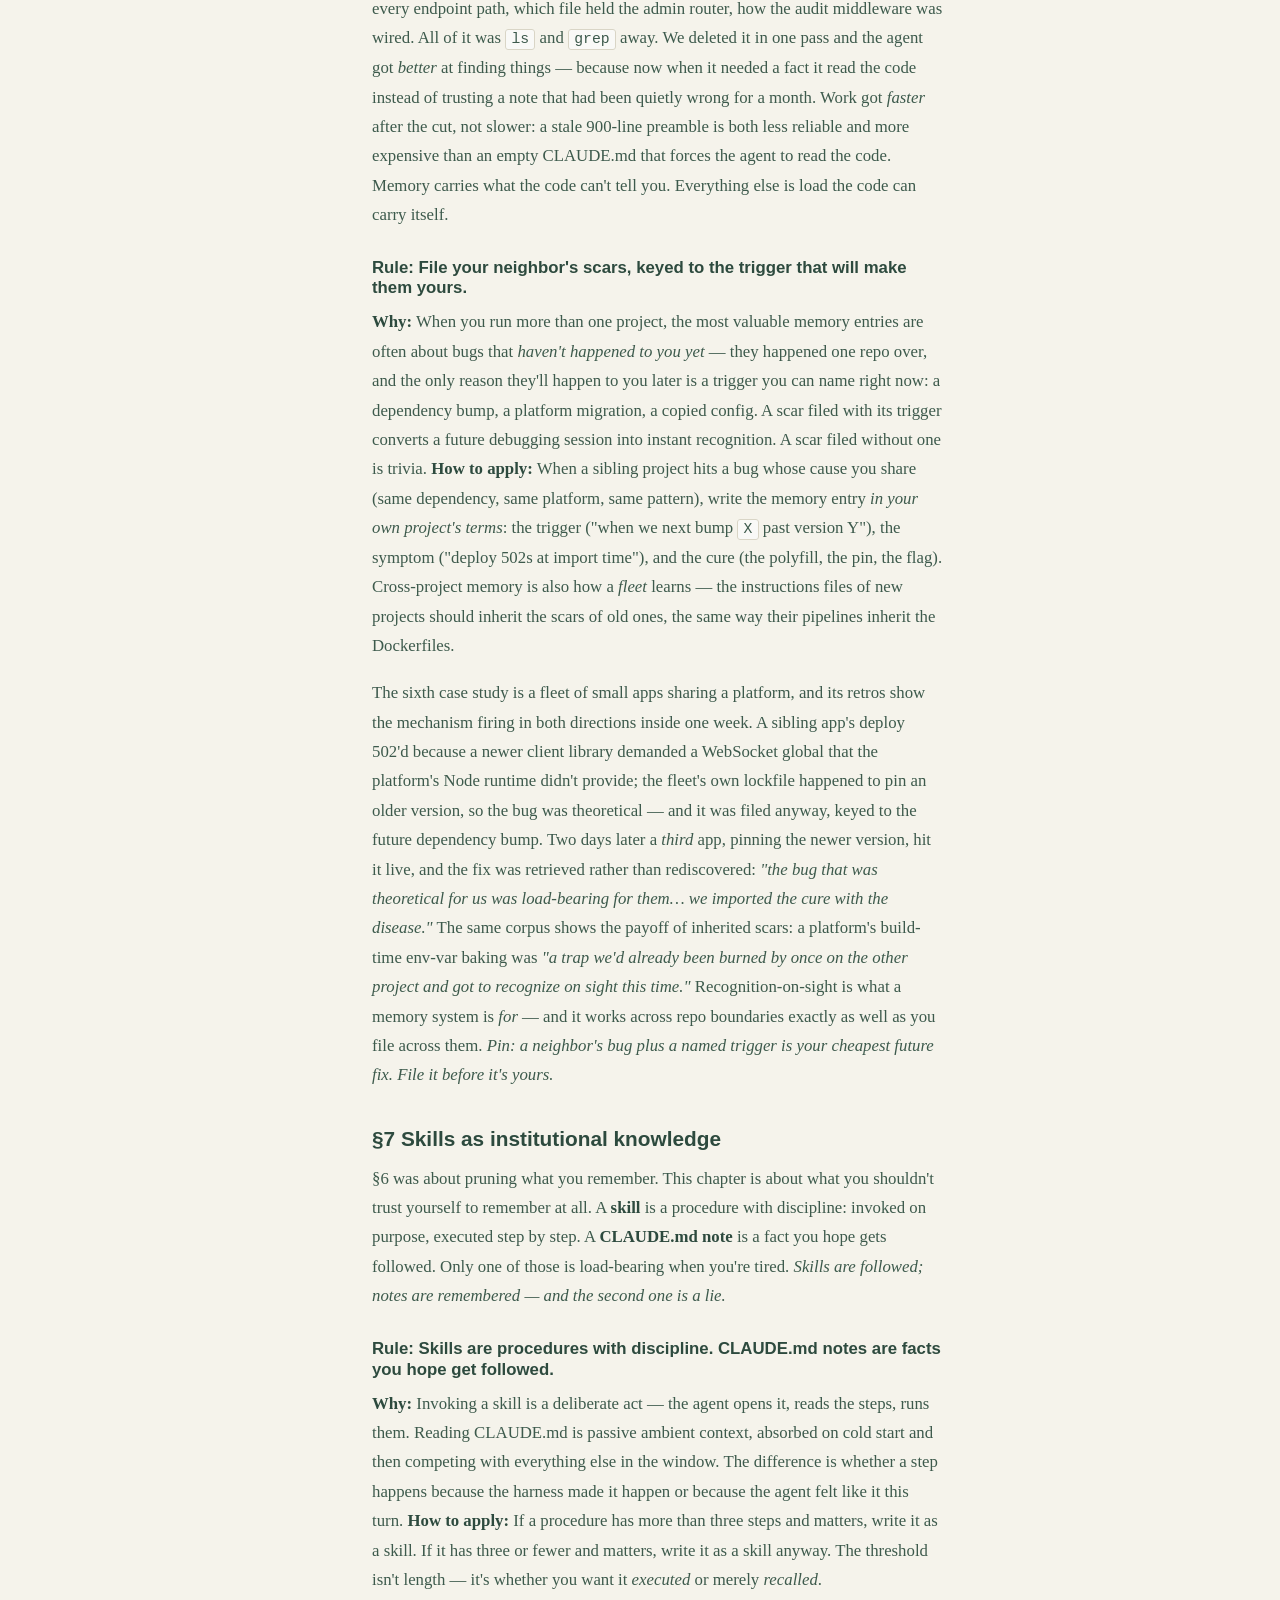
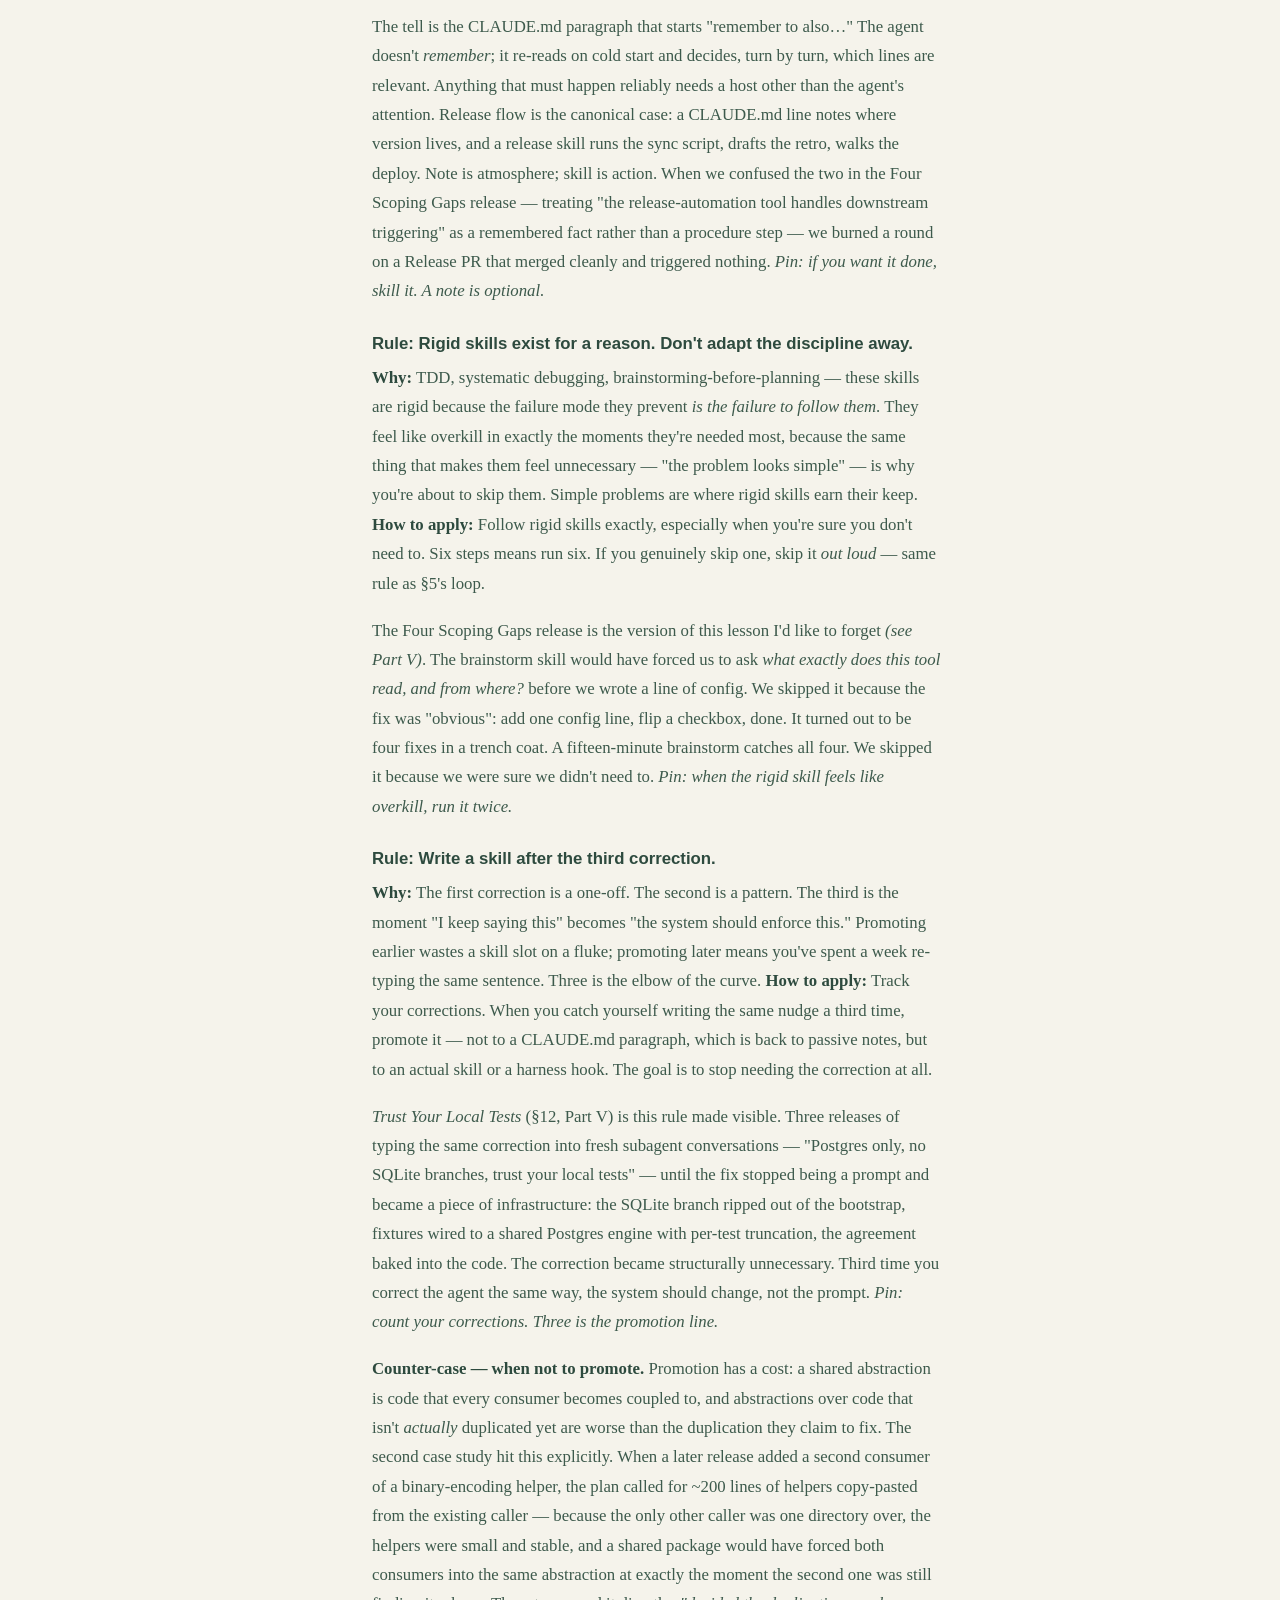
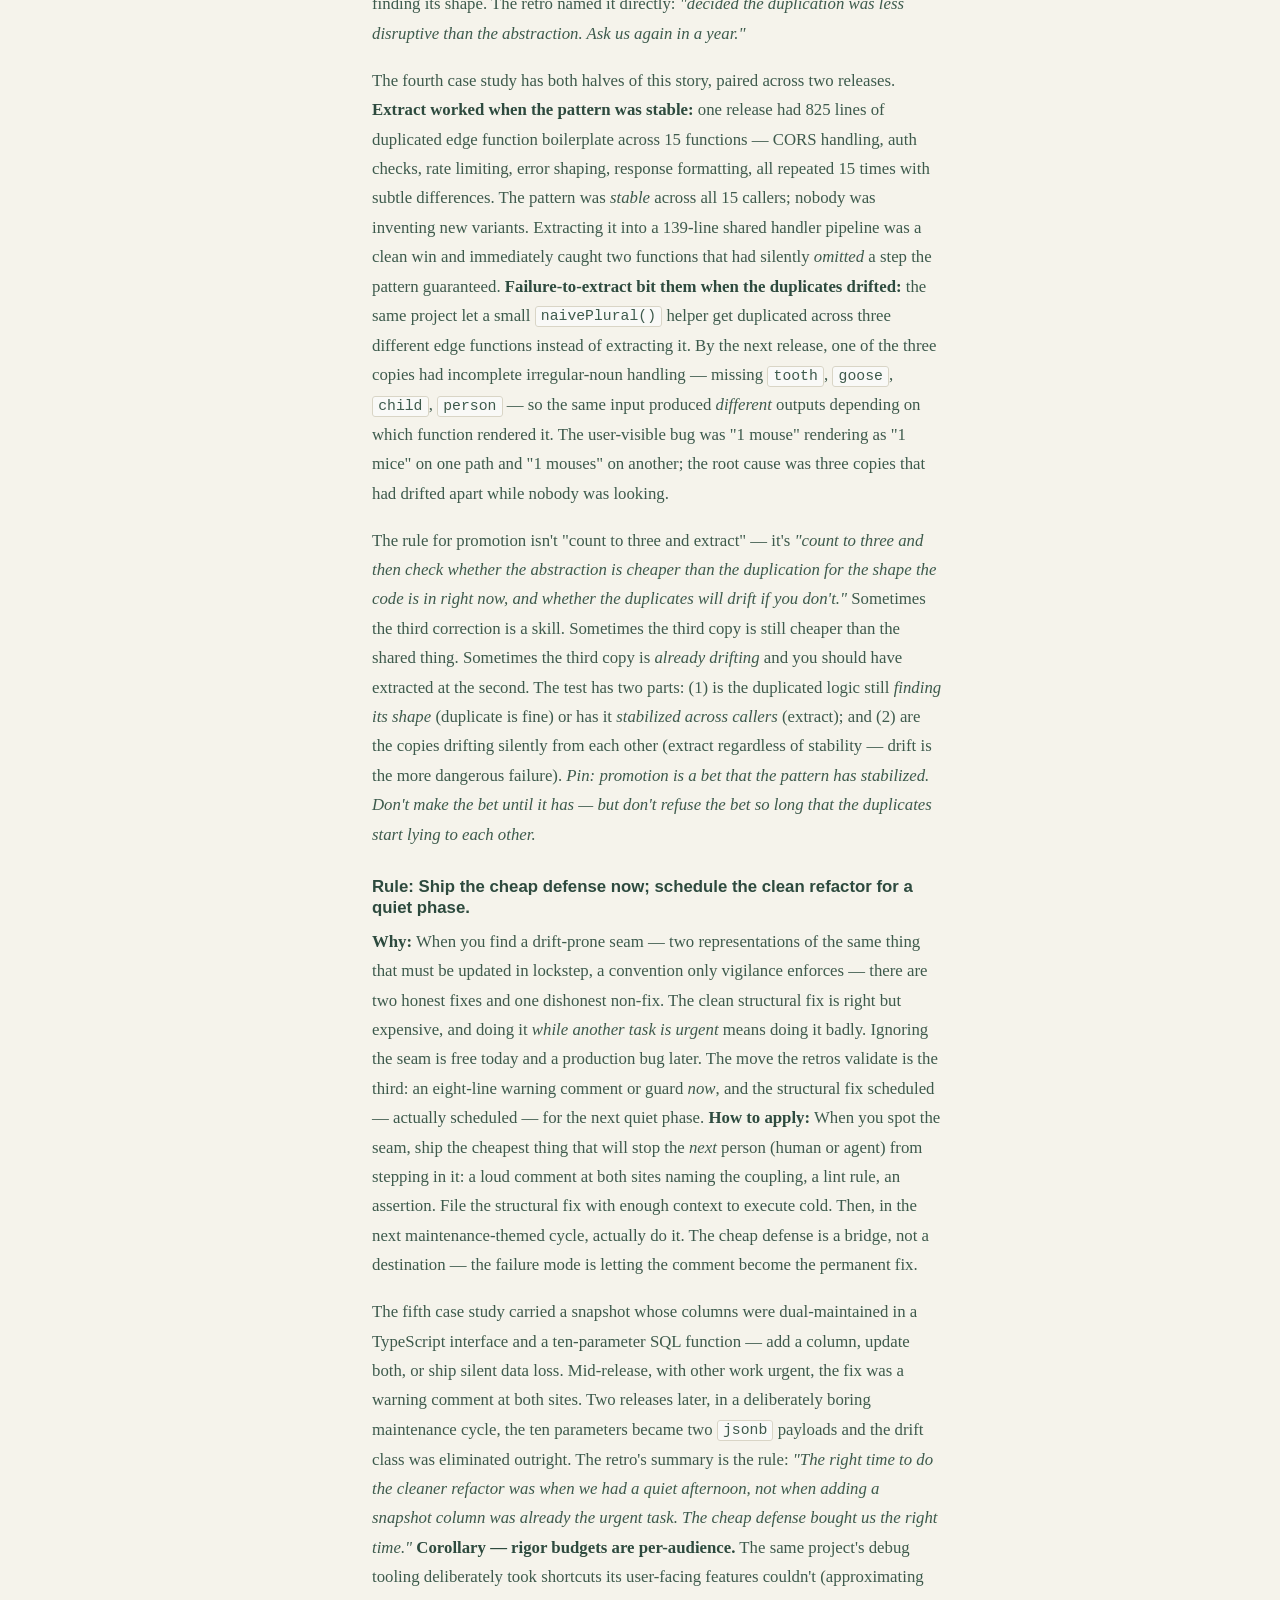
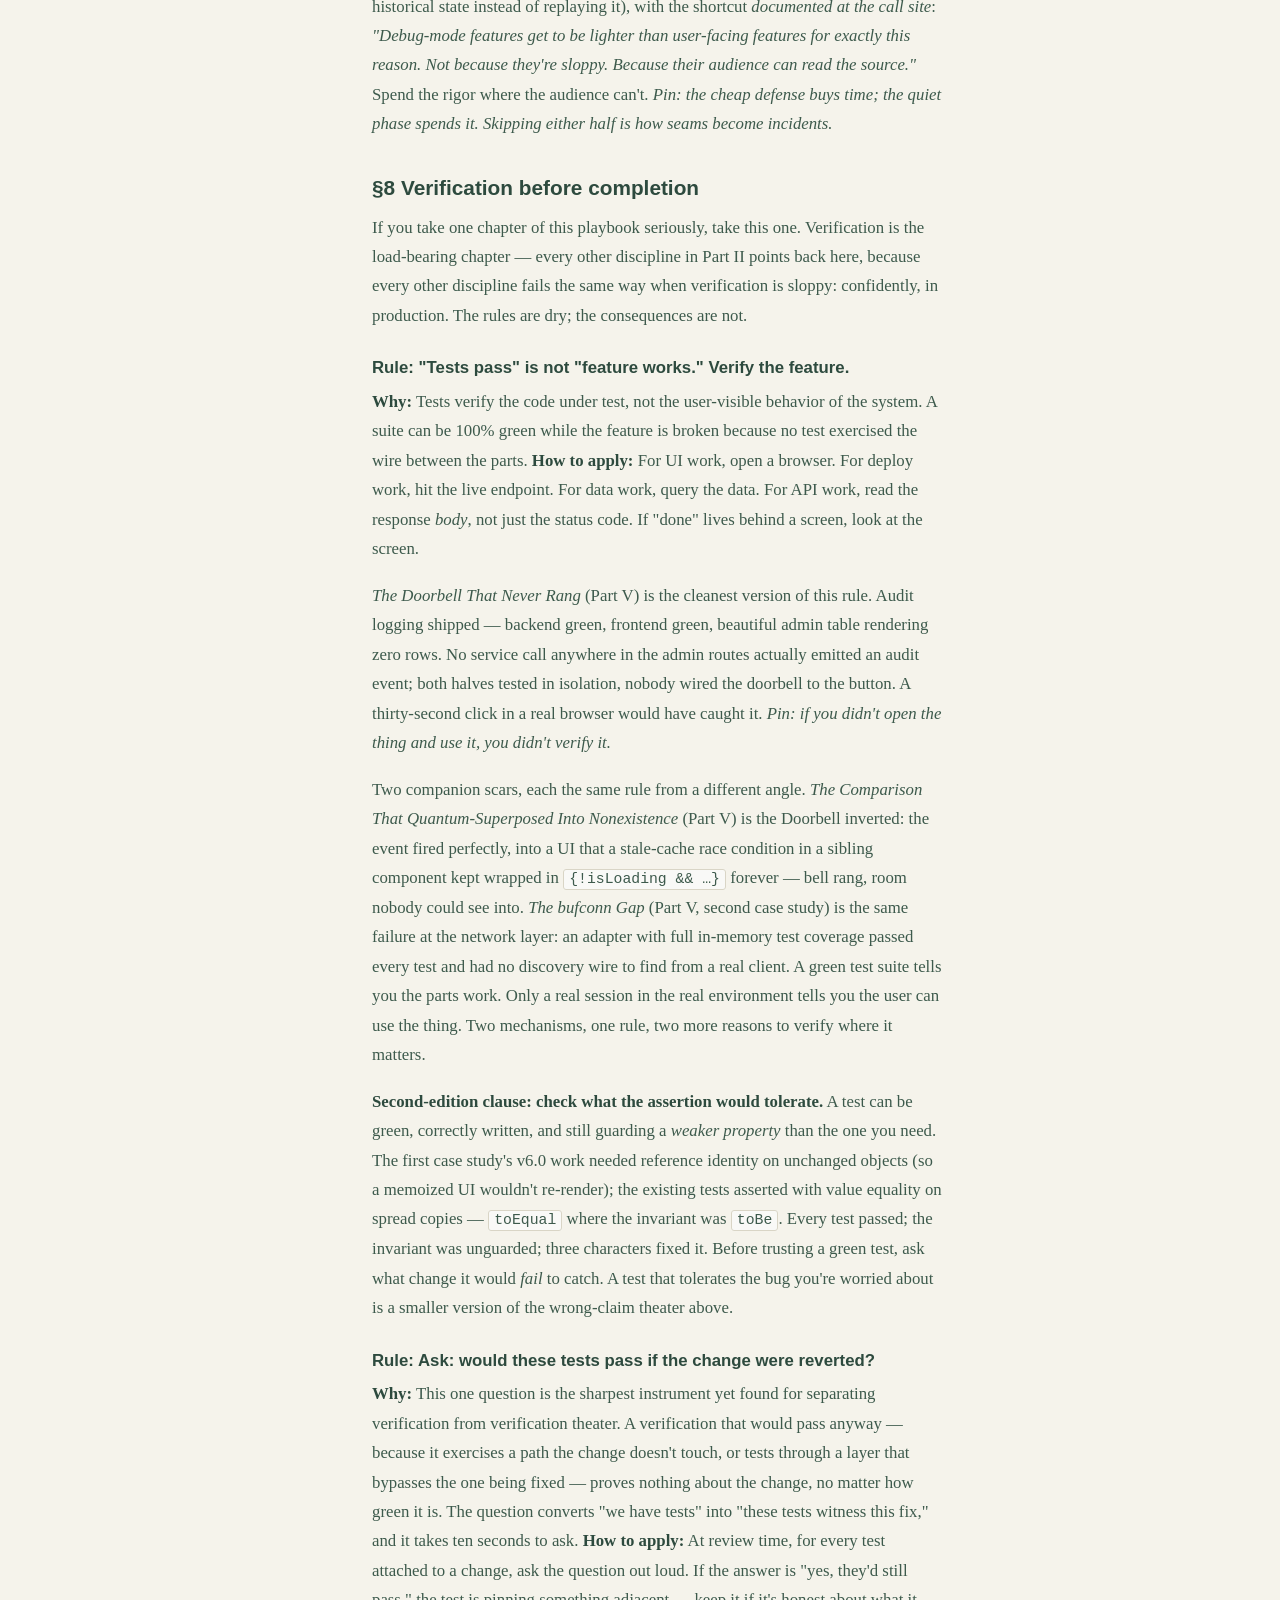
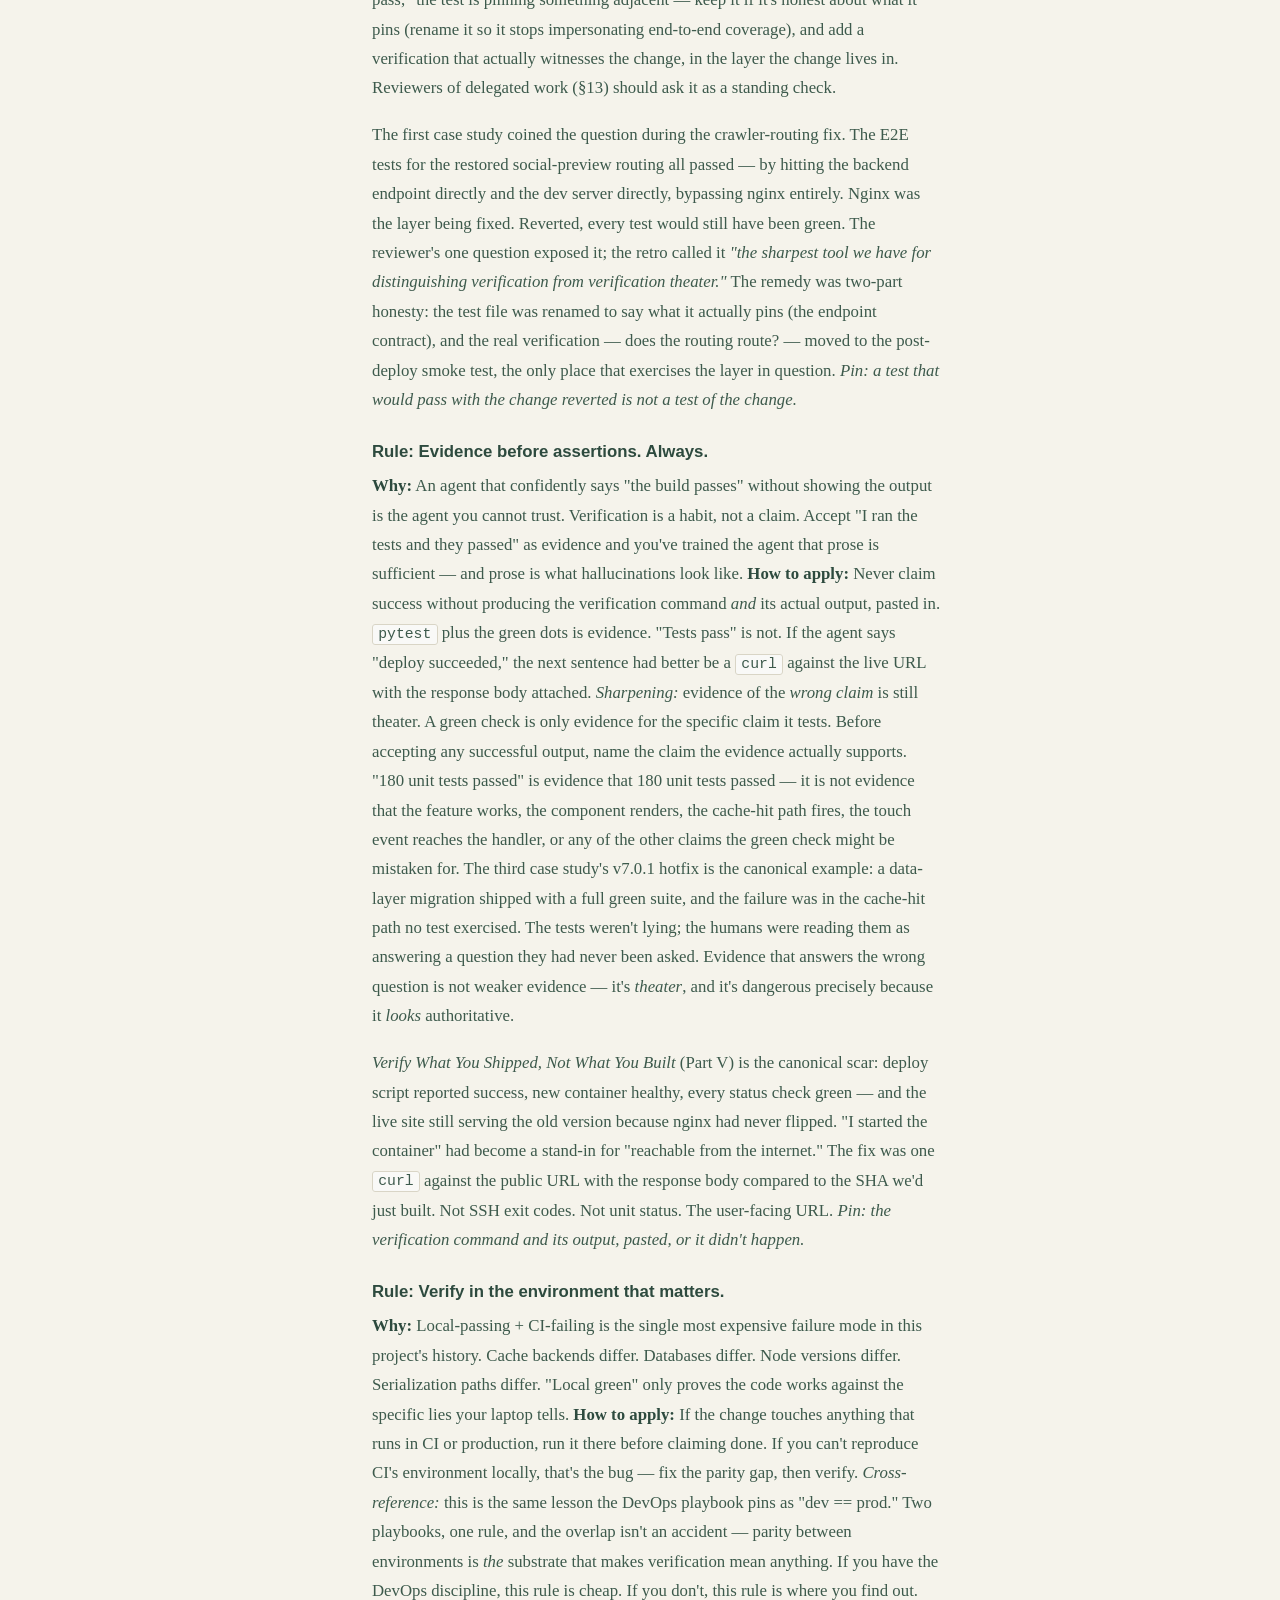
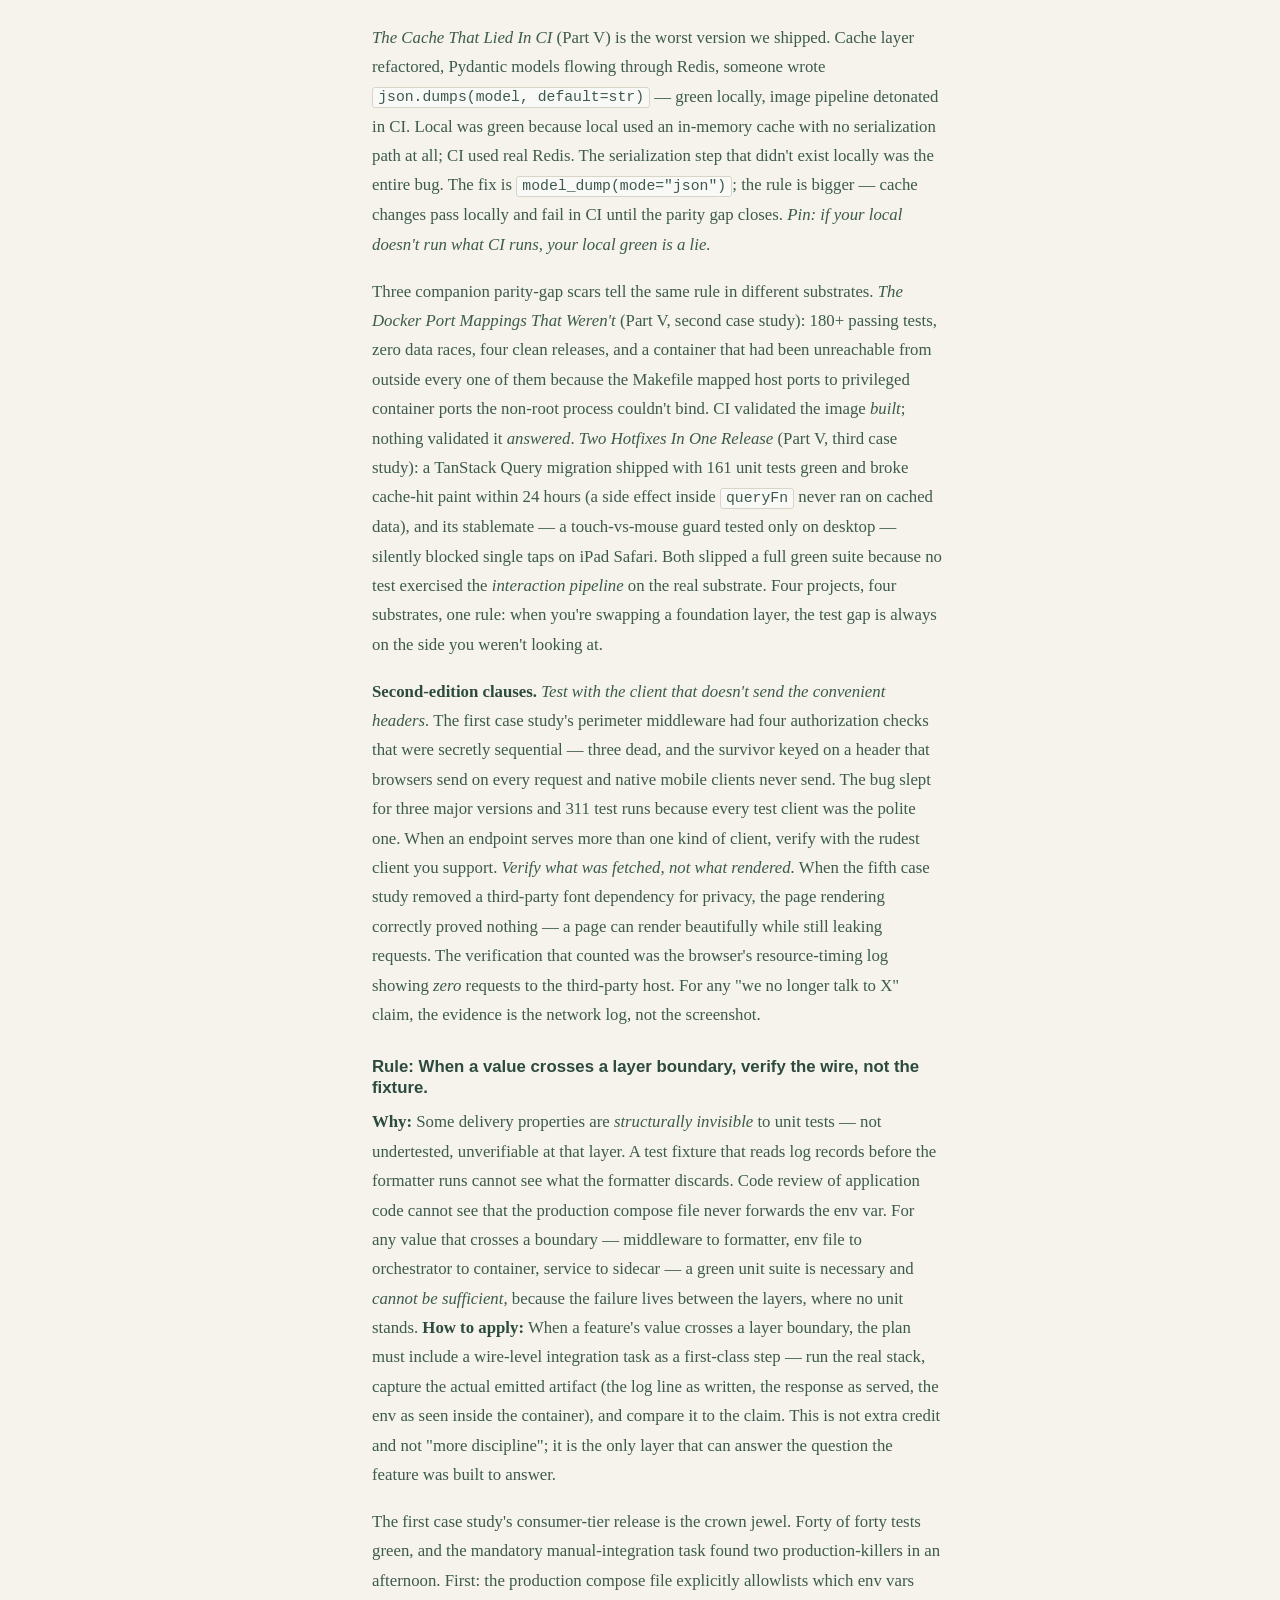
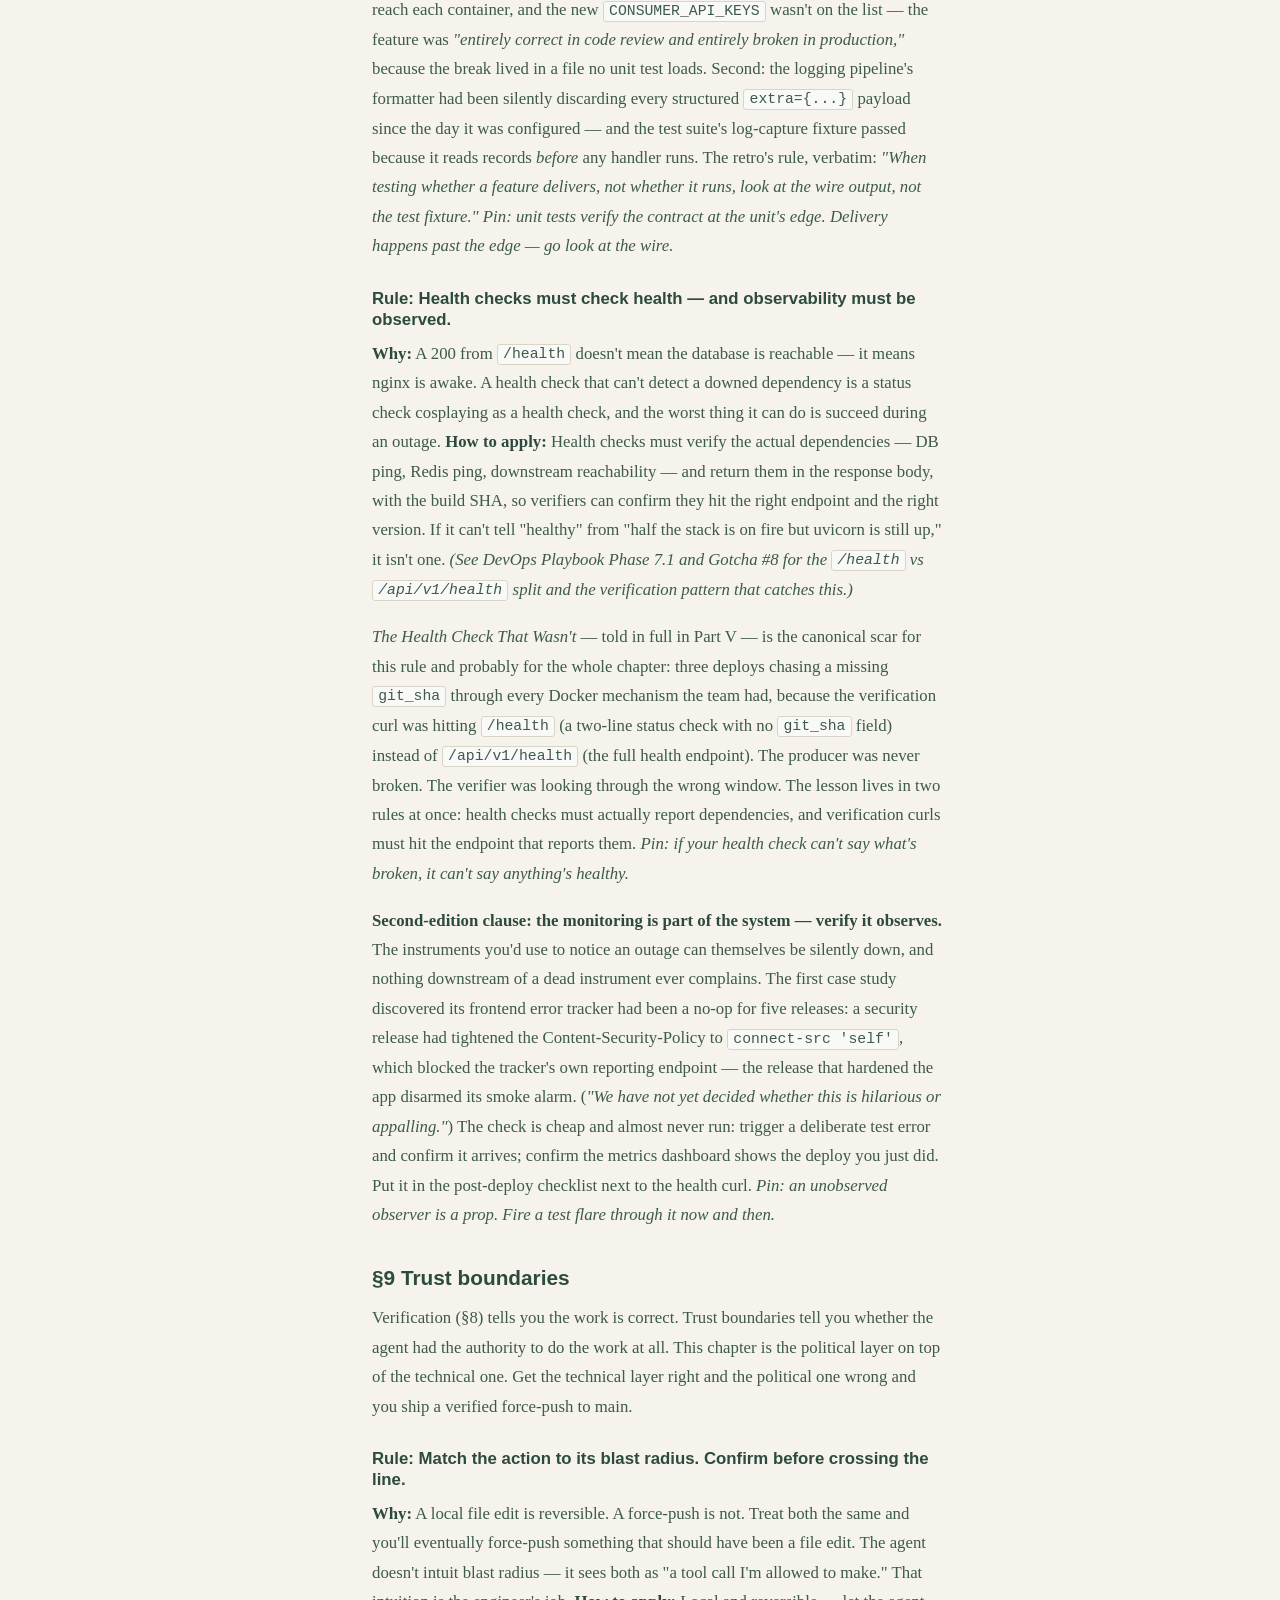
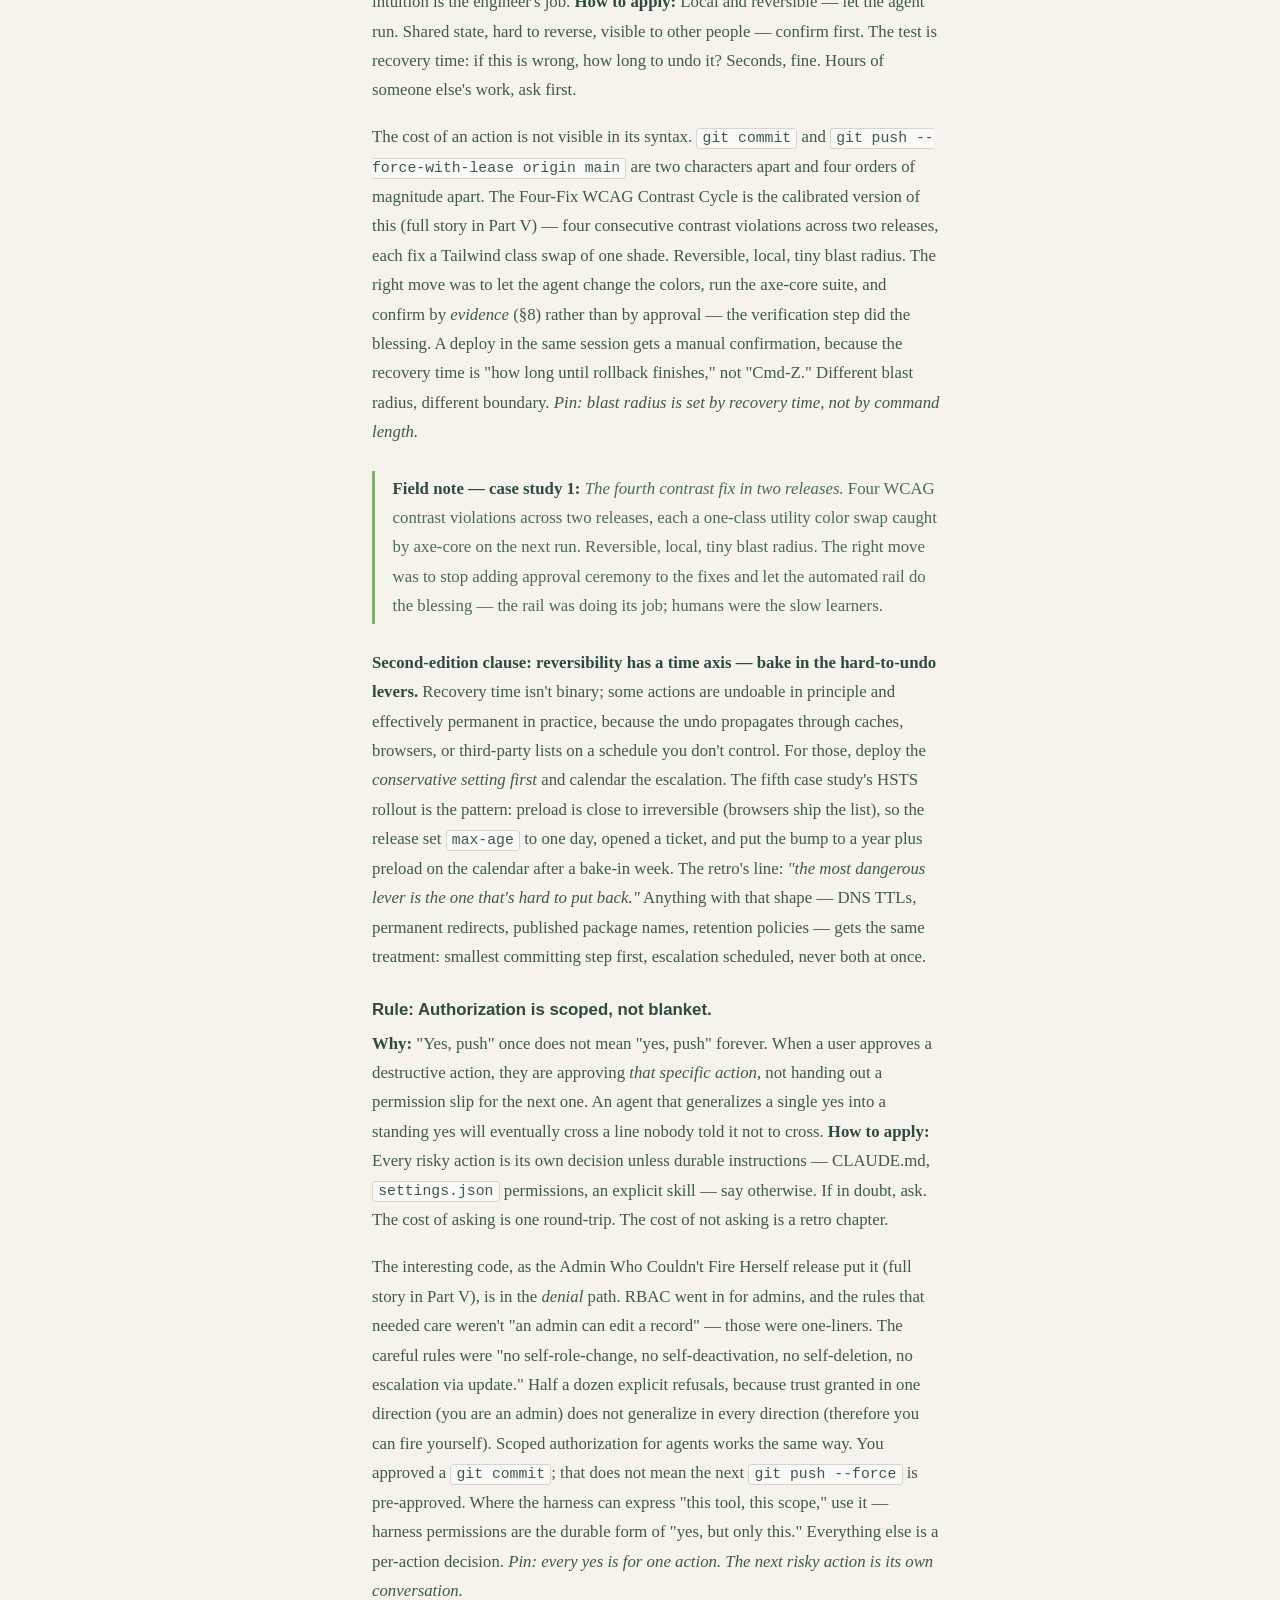
<file: playbook/working-together.html>
<!DOCTYPE html>
<html lang="en">
<head>
<meta charset="UTF-8">
<meta name="viewport" content="width=device-width, initial-scale=1.0">
<title>Part II — Working Together — Home for Deranged Scientists</title>
<meta name="description" content="Part II — Working Together of the Engineer + Agent Playbook.">
<link rel="stylesheet" href="../assets/docs.css">
</head>
<body>
<a class="skip-link" href="#content">Skip to content</a>
<div class="doc-layout">
<nav class="doc-rail" aria-label="Contents">
<a class="doc-home" href="../">&larr; Home for Deranged Scientists</a>
<p class="rail-doc"><a href="index.html">The Engineer + Agent Playbook</a></p>
<h2 class="rail-heading">Contents</h2>
<ol class="rail-list">
<li class="rail-l2"><a href="#6-memory-hygiene">§6 Memory hygiene</a></li>
<li class="rail-l3"><a href="#rule-memory-has-four-types-use-the-right-one-or-it-rots">Rule: Memory has four types. Use the right one or it rots.</a></li>
<li class="rail-l3"><a href="#rule-stale-memory-is-worse-than-no-memory">Rule: Stale memory is worse than no memory.</a></li>
<li class="rail-l3"><a href="#rule-a-belief-youve-never-probed-is-a-hypothesis-not-a-memory">Rule: A belief you've never probed is a hypothesis, not a memory.</a></li>
<li class="rail-l3"><a href="#rule-save-the-why-not-just-the-rule">Rule: Save the why, not just the rule.</a></li>
<li class="rail-l3"><a href="#rule-dont-memorize-what-the-code-already-says">Rule: Don't memorize what the code already says.</a></li>
<li class="rail-l3"><a href="#rule-file-your-neighbors-scars-keyed-to-the-trigger-that-will-make-them-yours">Rule: File your neighbor's scars, keyed to the trigger that will make them yours.</a></li>
<li class="rail-l2"><a href="#7-skills-as-institutional-knowledge">§7 Skills as institutional knowledge</a></li>
<li class="rail-l3"><a href="#rule-skills-are-procedures-with-discipline-claudemd-notes-are-facts-you-hope-get-followed">Rule: Skills are procedures with discipline. CLAUDE.md notes are facts you hope get followed.</a></li>
<li class="rail-l3"><a href="#rule-rigid-skills-exist-for-a-reason-dont-adapt-the-discipline-away">Rule: Rigid skills exist for a reason. Don't adapt the discipline away.</a></li>
<li class="rail-l3"><a href="#rule-write-a-skill-after-the-third-correction">Rule: Write a skill after the third correction.</a></li>
<li class="rail-l3"><a href="#rule-ship-the-cheap-defense-now-schedule-the-clean-refactor-for-a-quiet-phase">Rule: Ship the cheap defense now; schedule the clean refactor for a quiet phase.</a></li>
<li class="rail-l2"><a href="#8-verification-before-completion">§8 Verification before completion</a></li>
<li class="rail-l3"><a href="#rule-tests-pass-is-not-feature-works-verify-the-feature">Rule: &quot;Tests pass&quot; is not &quot;feature works.&quot; Verify the feature.</a></li>
<li class="rail-l3"><a href="#rule-ask-would-these-tests-pass-if-the-change-were-reverted">Rule: Ask: would these tests pass if the change were reverted?</a></li>
<li class="rail-l3"><a href="#rule-evidence-before-assertions-always">Rule: Evidence before assertions. Always.</a></li>
<li class="rail-l3"><a href="#rule-verify-in-the-environment-that-matters">Rule: Verify in the environment that matters.</a></li>
<li class="rail-l3"><a href="#rule-when-a-value-crosses-a-layer-boundary-verify-the-wire-not-the-fixture">Rule: When a value crosses a layer boundary, verify the wire, not the fixture.</a></li>
<li class="rail-l3"><a href="#rule-health-checks-must-check-health--and-observability-must-be-observed">Rule: Health checks must check health — and observability must be observed.</a></li>
<li class="rail-l2"><a href="#9-trust-boundaries">§9 Trust boundaries</a></li>
<li class="rail-l3"><a href="#rule-match-the-action-to-its-blast-radius-confirm-before-crossing-the-line">Rule: Match the action to its blast radius. Confirm before crossing the line.</a></li>
<li class="rail-l3"><a href="#rule-authorization-is-scoped-not-blanket">Rule: Authorization is scoped, not blanket.</a></li>
<li class="rail-l3"><a href="#rule-when-the-agent-hits-an-obstacle-it-must-investigate-not-delete">Rule: When the agent hits an obstacle, it must investigate, not delete.</a></li>
<li class="rail-l3"><a href="#rule-secrets-never-transit-the-transcript">Rule: Secrets never transit the transcript.</a></li>
<li class="rail-l3"><a href="#rule-before-touching-a-non-negotiable-write-down-what-would-change-your-mind">Rule: Before touching a non-negotiable, write down what would change your mind.</a></li>
</ol>
</nav>
<main class="doc-main" id="content">
<header class="doc-masthead">
<p class="doc-eyebrow">The Engineer + Agent Playbook</p>
<h1 class="doc-title" id="part-ii--working-together">Part II — Working Together</h1>
<p class="doc-meta">Part II — Working Together</p>
</header>
<div class="doc-body">
<h2 id="6-memory-hygiene">§6 Memory hygiene</h2>
<p>Part I was how to start the first conversation. Part II is how the partnership survives more than one. Memory is the first chapter because it&#39;s the persistence layer — what makes §5&#39;s loop stick from Tuesday to Thursday. Get it right and next week&#39;s agent shows up already knowing the scars. Get it wrong and every Monday is a cold start with confident wrong answers.</p>
<h3 id="rule-memory-has-four-types-use-the-right-one-or-it-rots">Rule: Memory has four types. Use the right one or it rots.</h3>
<p><strong>Why:</strong> User facts, feedback, project state, and reference pointers have different staleness profiles. Mixing them produces a junk drawer where nothing is trusted because some of it is always wrong.
<strong>How to apply:</strong> User preferences → user memory. Corrections from past conversations → feedback memory. Sprint cycle, current version, live project state → project memory. Pointers to Linear, a retro, an external doc → reference memory. Write the type at the top of every memory file so the next reader knows what they&#39;re looking at.</p>
<p>The failure mode is one big memory file holding &quot;the user prefers parallel agents&quot; two lines above &quot;current sprint cycle ID is 3827cdb9&quot; two lines above &quot;always run the notification sound after tasks.&quot; Three half-lives, one file, no cleanup schedule. The preference is good for years. The cycle ID is stale in six weeks. The sound-notification rule belongs in the harness config, not memory at all. When a file mixes all three, nobody prunes it — pruning means re-reading everything to decide what&#39;s still true, and nobody has the afternoon. Separate the types and each gets its own small, obvious pass.</p>
<blockquote>
<p><strong>Field note — case study 1:</strong> <em>CLAUDE.md Gets a Haircut, the four-way sort.</em> The 60% pruning pass turned out to be a sort operation in disguise: stable facts to topic files, live state to memory, procedures to skills, permissions to harness config. Every line in the old file belonged in exactly one of those four places. The reason the file had grown so large was that nobody had ever been forced to decide which one.</p>
</blockquote>
<h3 id="rule-stale-memory-is-worse-than-no-memory">Rule: Stale memory is worse than no memory.</h3>
<p><strong>Why:</strong> An agent with no memory asks. An agent with stale memory acts — confidently, on last quarter&#39;s facts, with no tell that anything&#39;s wrong. The lookup the first agent would do is the lookup the second one skips.
<strong>How to apply:</strong> When you read a memory line and it&#39;s wrong, fix or delete it in the same turn. Not &quot;I&#39;ll clean that up later.&quot; Later is the bug. Budget a memory pass at the end of every release, with a bias toward deletion.</p>
<p>The Four Scoping Gaps story is the canonical version and it cost us rounds <em>(see Part V)</em>. A memory line from the previous release said the release-automation tool handled downstream workflow triggering. By the next release we knew better — that tool plus the default workflow token doesn&#39;t trigger downstream workflows at all — but nobody had gone back to fix the note. A subagent picked up a release task, read the memory, acted on it, and we burned a round on &quot;why didn&#39;t deploy fire?&quot; before someone remembered the note was already wrong. No memory would have forced a fresh doc check. Stale memory hid the check behind a sentence that looked authoritative. Cheap to fix when you notice; expensive every round after.</p>
<h3 id="rule-a-belief-youve-never-probed-is-a-hypothesis-not-a-memory">Rule: A belief you&#39;ve never probed is a hypothesis, not a memory.</h3>
<p><strong>Why:</strong> Stale memory (above) is a fact that <em>was</em> true and stopped. This failure is worse: a fact that was <em>never</em> true and got written down anyway, then repeated by every layer that reads it. Memory, the instructions file, and PR descriptions will all confidently restate a belief forever, because nothing in the loop ever tests beliefs — verification tests <em>changes</em>. Beliefs about infrastructure — branch protection, backup tiers, monitoring, permissions — are the most dangerous kind, because their whole job is to matter only on the day something else goes wrong.
<strong>How to apply:</strong> For any memory line that asserts a <em>protection or property of the world</em> rather than a decision you made, attach the probe: the command whose output proves it. Run the probe when the line is written and again at audit time (§15). If a belief has no cheap probe, mark it explicitly as unverified — an honest &quot;we think&quot; outperforms a false &quot;it is.&quot;</p>
<p><em>The Lock That Wasn&#39;t</em> (Part V) is the scar. The fifth case study&#39;s instructions file, its auto-memory, and weeks of PR descriptions all stated that the main branch was protected. One API call — the first anyone had ever made — returned <code>404: Branch not protected</code>. <em>&quot;Both were lying. Not maliciously. Just confidently. For weeks.&quot;</em> The gate had appeared to be doing its job because no one had tested whether the gate existed; every un-reviewed commit that &quot;couldn&#39;t happen&quot; simply hadn&#39;t happened <em>yet</em>. The fix took two minutes. The lesson took a rule: auto-memory and instructions files are amplifiers — they repeat what they&#39;re given with perfect confidence, and only a command output ever breaks the loop. (The strange small joy from the retro: after the protection was actually enabled, <em>&quot;the auto-memory was not corrected. It is now correct without modification.&quot;</em>) <em>Pin: memory asserts; probes verify. A protection you&#39;ve never tested is a sentence, not a protection.</em></p>
<h3 id="rule-save-the-why-not-just-the-rule">Rule: Save the why, not just the rule.</h3>
<p><strong>Why:</strong> A year from now, &quot;always use X&quot; is unfollowable when X conflicts with the new architecture. &quot;Always use X because Y bit us in v4.0&quot; lets future-you decide whether the rule still applies or whether the world moved on.
<strong>How to apply:</strong> Every feedback memory needs a <strong>Why</strong> line and a <strong>How to apply</strong> line. Always. If you can&#39;t write the why, you don&#39;t understand the rule well enough to save it — find the scar before you file the note.</p>
<p>Context-free rules become dogma. <em>The Cache That Lied In CI</em> (Part V) is the example. The rule &quot;use <code>.model_dump(mode=&#39;json&#39;)</code> before caching Pydantic models&quot; was written down; the <em>why</em> was not. Months later a new agent reached for <code>json.dumps(model, default=str)</code> because it looked equivalent — and the image-generation pipeline broke in CI while passing locally. With the why attached (&quot;because <code>default=str</code> calls <code>str()</code> and produces a repr, not a dict&quot;), the next person knows which footgun the rule is aimed at. Without it, you&#39;re carrying a superstition with no target.</p>
<h3 id="rule-dont-memorize-what-the-code-already-says">Rule: Don&#39;t memorize what the code already says.</h3>
<p><strong>Why:</strong> File paths, function names, module boundaries, route registrations — all one <code>grep</code> away. Memory is for what&#39;s <em>outside</em> the repo: preferences, corrections, live state, cross-system gotchas. Duplicating what the code says is how memory silently disagrees with reality the moment someone renames a file.
<strong>How to apply:</strong> If you can find it with one grep, don&#39;t put it in memory. If it lives in <code>git log</code>, don&#39;t put it in memory. If a test asserts it, double-don&#39;t — the test is already the source of truth, and the memory line will drift out from under it.</p>
<p>The CLAUDE.md haircut is this rule enforced at scale. The file had grown to hundreds of lines restating what the code already made obvious: the directory tree, every endpoint path, which file held the admin router, how the audit middleware was wired. All of it was <code>ls</code> and <code>grep</code> away. We deleted it in one pass and the agent got <em>better</em> at finding things — because now when it needed a fact it read the code instead of trusting a note that had been quietly wrong for a month. Work got <em>faster</em> after the cut, not slower: a stale 900-line preamble is both less reliable and more expensive than an empty CLAUDE.md that forces the agent to read the code. Memory carries what the code can&#39;t tell you. Everything else is load the code can carry itself.</p>
<h3 id="rule-file-your-neighbors-scars-keyed-to-the-trigger-that-will-make-them-yours">Rule: File your neighbor&#39;s scars, keyed to the trigger that will make them yours.</h3>
<p><strong>Why:</strong> When you run more than one project, the most valuable memory entries are often about bugs that <em>haven&#39;t happened to you yet</em> — they happened one repo over, and the only reason they&#39;ll happen to you later is a trigger you can name right now: a dependency bump, a platform migration, a copied config. A scar filed with its trigger converts a future debugging session into instant recognition. A scar filed without one is trivia.
<strong>How to apply:</strong> When a sibling project hits a bug whose cause you share (same dependency, same platform, same pattern), write the memory entry <em>in your own project&#39;s terms</em>: the trigger (&quot;when we next bump <code>X</code> past version Y&quot;), the symptom (&quot;deploy 502s at import time&quot;), and the cure (the polyfill, the pin, the flag). Cross-project memory is also how a <em>fleet</em> learns — the instructions files of new projects should inherit the scars of old ones, the same way their pipelines inherit the Dockerfiles.</p>
<p>The sixth case study is a fleet of small apps sharing a platform, and its retros show the mechanism firing in both directions inside one week. A sibling app&#39;s deploy 502&#39;d because a newer client library demanded a WebSocket global that the platform&#39;s Node runtime didn&#39;t provide; the fleet&#39;s own lockfile happened to pin an older version, so the bug was theoretical — and it was filed anyway, keyed to the future dependency bump. Two days later a <em>third</em> app, pinning the newer version, hit it live, and the fix was retrieved rather than rediscovered: <em>&quot;the bug that was theoretical for us was load-bearing for them… we imported the cure with the disease.&quot;</em> The same corpus shows the payoff of inherited scars: a platform&#39;s build-time env-var baking was <em>&quot;a trap we&#39;d already been burned by once on the other project and got to recognize on sight this time.&quot;</em> Recognition-on-sight is what a memory system is <em>for</em> — and it works across repo boundaries exactly as well as you file across them. <em>Pin: a neighbor&#39;s bug plus a named trigger is your cheapest future fix. File it before it&#39;s yours.</em></p>
<h2 id="7-skills-as-institutional-knowledge">§7 Skills as institutional knowledge</h2>
<p>§6 was about pruning what you remember. This chapter is about what you shouldn&#39;t trust yourself to remember at all. A <strong>skill</strong> is a procedure with discipline: invoked on purpose, executed step by step. A <strong>CLAUDE.md note</strong> is a fact you hope gets followed. Only one of those is load-bearing when you&#39;re tired. <em>Skills are followed; notes are remembered — and the second one is a lie.</em></p>
<h3 id="rule-skills-are-procedures-with-discipline-claudemd-notes-are-facts-you-hope-get-followed">Rule: Skills are procedures with discipline. CLAUDE.md notes are facts you hope get followed.</h3>
<p><strong>Why:</strong> Invoking a skill is a deliberate act — the agent opens it, reads the steps, runs them. Reading CLAUDE.md is passive ambient context, absorbed on cold start and then competing with everything else in the window. The difference is whether a step happens because the harness made it happen or because the agent felt like it this turn.
<strong>How to apply:</strong> If a procedure has more than three steps and matters, write it as a skill. If it has three or fewer and matters, write it as a skill anyway. The threshold isn&#39;t length — it&#39;s whether you want it <em>executed</em> or merely <em>recalled</em>.</p>
<p>The tell is the CLAUDE.md paragraph that starts &quot;remember to also…&quot; The agent doesn&#39;t <em>remember</em>; it re-reads on cold start and decides, turn by turn, which lines are relevant. Anything that must happen reliably needs a host other than the agent&#39;s attention. Release flow is the canonical case: a CLAUDE.md line notes where version lives, and a release skill runs the sync script, drafts the retro, walks the deploy. Note is atmosphere; skill is action. When we confused the two in the Four Scoping Gaps release — treating &quot;the release-automation tool handles downstream triggering&quot; as a remembered fact rather than a procedure step — we burned a round on a Release PR that merged cleanly and triggered nothing. <em>Pin: if you want it done, skill it. A note is optional.</em></p>
<h3 id="rule-rigid-skills-exist-for-a-reason-dont-adapt-the-discipline-away">Rule: Rigid skills exist for a reason. Don&#39;t adapt the discipline away.</h3>
<p><strong>Why:</strong> TDD, systematic debugging, brainstorming-before-planning — these skills are rigid because the failure mode they prevent <em>is the failure to follow them</em>. They feel like overkill in exactly the moments they&#39;re needed most, because the same thing that makes them feel unnecessary — &quot;the problem looks simple&quot; — is why you&#39;re about to skip them. Simple problems are where rigid skills earn their keep.
<strong>How to apply:</strong> Follow rigid skills exactly, especially when you&#39;re sure you don&#39;t need to. Six steps means run six. If you genuinely skip one, skip it <em>out loud</em> — same rule as §5&#39;s loop.</p>
<p>The Four Scoping Gaps release is the version of this lesson I&#39;d like to forget <em>(see Part V)</em>. The brainstorm skill would have forced us to ask <em>what exactly does this tool read, and from where?</em> before we wrote a line of config. We skipped it because the fix was &quot;obvious&quot;: add one config line, flip a checkbox, done. It turned out to be four fixes in a trench coat. A fifteen-minute brainstorm catches all four. We skipped it because we were sure we didn&#39;t need to. <em>Pin: when the rigid skill feels like overkill, run it twice.</em></p>
<h3 id="rule-write-a-skill-after-the-third-correction">Rule: Write a skill after the third correction.</h3>
<p><strong>Why:</strong> The first correction is a one-off. The second is a pattern. The third is the moment &quot;I keep saying this&quot; becomes &quot;the system should enforce this.&quot; Promoting earlier wastes a skill slot on a fluke; promoting later means you&#39;ve spent a week re-typing the same sentence. Three is the elbow of the curve.
<strong>How to apply:</strong> Track your corrections. When you catch yourself writing the same nudge a third time, promote it — not to a CLAUDE.md paragraph, which is back to passive notes, but to an actual skill or a harness hook. The goal is to stop needing the correction at all.</p>
<p><em>Trust Your Local Tests</em> (§12, Part V) is this rule made visible. Three releases of typing the same correction into fresh subagent conversations — &quot;Postgres only, no SQLite branches, trust your local tests&quot; — until the fix stopped being a prompt and became a piece of infrastructure: the SQLite branch ripped out of the bootstrap, fixtures wired to a shared Postgres engine with per-test truncation, the agreement baked into the code. The correction became structurally unnecessary. Third time you correct the agent the same way, the system should change, not the prompt. <em>Pin: count your corrections. Three is the promotion line.</em></p>
<p><strong>Counter-case — when not to promote.</strong> Promotion has a cost: a shared abstraction is code that every consumer becomes coupled to, and abstractions over code that isn&#39;t <em>actually</em> duplicated yet are worse than the duplication they claim to fix. The second case study hit this explicitly. When a later release added a second consumer of a binary-encoding helper, the plan called for ~200 lines of helpers copy-pasted from the existing caller — because the only other caller was one directory over, the helpers were small and stable, and a shared package would have forced both consumers into the same abstraction at exactly the moment the second one was still finding its shape. The retro named it directly: <em>&quot;decided the duplication was less disruptive than the abstraction. Ask us again in a year.&quot;</em></p>
<p>The fourth case study has both halves of this story, paired across two releases. <strong>Extract worked when the pattern was stable:</strong> one release had 825 lines of duplicated edge function boilerplate across 15 functions — CORS handling, auth checks, rate limiting, error shaping, response formatting, all repeated 15 times with subtle differences. The pattern was <em>stable</em> across all 15 callers; nobody was inventing new variants. Extracting it into a 139-line shared handler pipeline was a clean win and immediately caught two functions that had silently <em>omitted</em> a step the pattern guaranteed. <strong>Failure-to-extract bit them when the duplicates drifted:</strong> the same project let a small <code>naivePlural()</code> helper get duplicated across three different edge functions instead of extracting it. By the next release, one of the three copies had incomplete irregular-noun handling — missing <code>tooth</code>, <code>goose</code>, <code>child</code>, <code>person</code> — so the same input produced <em>different</em> outputs depending on which function rendered it. The user-visible bug was &quot;1 mouse&quot; rendering as &quot;1 mice&quot; on one path and &quot;1 mouses&quot; on another; the root cause was three copies that had drifted apart while nobody was looking.</p>
<p>The rule for promotion isn&#39;t &quot;count to three and extract&quot; — it&#39;s <em>&quot;count to three and then check whether the abstraction is cheaper than the duplication for the shape the code is in right now, and whether the duplicates will drift if you don&#39;t.&quot;</em> Sometimes the third correction is a skill. Sometimes the third copy is still cheaper than the shared thing. Sometimes the third copy is <em>already drifting</em> and you should have extracted at the second. The test has two parts: (1) is the duplicated logic still <em>finding its shape</em> (duplicate is fine) or has it <em>stabilized across callers</em> (extract); and (2) are the copies drifting silently from each other (extract regardless of stability — drift is the more dangerous failure). <em>Pin: promotion is a bet that the pattern has stabilized. Don&#39;t make the bet until it has — but don&#39;t refuse the bet so long that the duplicates start lying to each other.</em></p>
<h3 id="rule-ship-the-cheap-defense-now-schedule-the-clean-refactor-for-a-quiet-phase">Rule: Ship the cheap defense now; schedule the clean refactor for a quiet phase.</h3>
<p><strong>Why:</strong> When you find a drift-prone seam — two representations of the same thing that must be updated in lockstep, a convention only vigilance enforces — there are two honest fixes and one dishonest non-fix. The clean structural fix is right but expensive, and doing it <em>while another task is urgent</em> means doing it badly. Ignoring the seam is free today and a production bug later. The move the retros validate is the third: an eight-line warning comment or guard <em>now</em>, and the structural fix scheduled — actually scheduled — for the next quiet phase.
<strong>How to apply:</strong> When you spot the seam, ship the cheapest thing that will stop the <em>next</em> person (human or agent) from stepping in it: a loud comment at both sites naming the coupling, a lint rule, an assertion. File the structural fix with enough context to execute cold. Then, in the next maintenance-themed cycle, actually do it. The cheap defense is a bridge, not a destination — the failure mode is letting the comment become the permanent fix.</p>
<p>The fifth case study carried a snapshot whose columns were dual-maintained in a TypeScript interface and a ten-parameter SQL function — add a column, update both, or ship silent data loss. Mid-release, with other work urgent, the fix was a warning comment at both sites. Two releases later, in a deliberately boring maintenance cycle, the ten parameters became two <code>jsonb</code> payloads and the drift class was eliminated outright. The retro&#39;s summary is the rule: <em>&quot;The right time to do the cleaner refactor was when we had a quiet afternoon, not when adding a snapshot column was already the urgent task. The cheap defense bought us the right time.&quot;</em> <strong>Corollary — rigor budgets are per-audience.</strong> The same project&#39;s debug tooling deliberately took shortcuts its user-facing features couldn&#39;t (approximating historical state instead of replaying it), with the shortcut <em>documented at the call site</em>: <em>&quot;Debug-mode features get to be lighter than user-facing features for exactly this reason. Not because they&#39;re sloppy. Because their audience can read the source.&quot;</em> Spend the rigor where the audience can&#39;t. <em>Pin: the cheap defense buys time; the quiet phase spends it. Skipping either half is how seams become incidents.</em></p>
<h2 id="8-verification-before-completion">§8 Verification before completion</h2>
<p>If you take one chapter of this playbook seriously, take this one. Verification is the load-bearing chapter — every other discipline in Part II points back here, because every other discipline fails the same way when verification is sloppy: confidently, in production. The rules are dry; the consequences are not.</p>
<h3 id="rule-tests-pass-is-not-feature-works-verify-the-feature">Rule: &quot;Tests pass&quot; is not &quot;feature works.&quot; Verify the feature.</h3>
<p><strong>Why:</strong> Tests verify the code under test, not the user-visible behavior of the system. A suite can be 100% green while the feature is broken because no test exercised the wire between the parts.
<strong>How to apply:</strong> For UI work, open a browser. For deploy work, hit the live endpoint. For data work, query the data. For API work, read the response <em>body</em>, not just the status code. If &quot;done&quot; lives behind a screen, look at the screen.</p>
<p><em>The Doorbell That Never Rang</em> (Part V) is the cleanest version of this rule. Audit logging shipped — backend green, frontend green, beautiful admin table rendering zero rows. No service call anywhere in the admin routes actually emitted an audit event; both halves tested in isolation, nobody wired the doorbell to the button. A thirty-second click in a real browser would have caught it. <em>Pin: if you didn&#39;t open the thing and use it, you didn&#39;t verify it.</em></p>
<p>Two companion scars, each the same rule from a different angle. <em>The Comparison That Quantum-Superposed Into Nonexistence</em> (Part V) is the Doorbell inverted: the event fired perfectly, into a UI that a stale-cache race condition in a sibling component kept wrapped in <code>{!isLoading &amp;&amp; …}</code> forever — bell rang, room nobody could see into. <em>The bufconn Gap</em> (Part V, second case study) is the same failure at the network layer: an adapter with full in-memory test coverage passed every test and had no discovery wire to find from a real client. A green test suite tells you the parts work. Only a real session in the real environment tells you the user can use the thing. Two mechanisms, one rule, two more reasons to verify where it matters.</p>
<p><strong>Second-edition clause: check what the assertion would tolerate.</strong> A test can be green, correctly written, and still guarding a <em>weaker property</em> than the one you need. The first case study&#39;s v6.0 work needed reference identity on unchanged objects (so a memoized UI wouldn&#39;t re-render); the existing tests asserted with value equality on spread copies — <code>toEqual</code> where the invariant was <code>toBe</code>. Every test passed; the invariant was unguarded; three characters fixed it. Before trusting a green test, ask what change it would <em>fail</em> to catch. A test that tolerates the bug you&#39;re worried about is a smaller version of the wrong-claim theater above.</p>
<h3 id="rule-ask-would-these-tests-pass-if-the-change-were-reverted">Rule: Ask: would these tests pass if the change were reverted?</h3>
<p><strong>Why:</strong> This one question is the sharpest instrument yet found for separating verification from verification theater. A verification that would pass anyway — because it exercises a path the change doesn&#39;t touch, or tests through a layer that bypasses the one being fixed — proves nothing about the change, no matter how green it is. The question converts &quot;we have tests&quot; into &quot;these tests witness this fix,&quot; and it takes ten seconds to ask.
<strong>How to apply:</strong> At review time, for every test attached to a change, ask the question out loud. If the answer is &quot;yes, they&#39;d still pass,&quot; the test is pinning something adjacent — keep it if it&#39;s honest about what it pins (rename it so it stops impersonating end-to-end coverage), and add a verification that actually witnesses the change, in the layer the change lives in. Reviewers of delegated work (§13) should ask it as a standing check.</p>
<p>The first case study coined the question during the crawler-routing fix. The E2E tests for the restored social-preview routing all passed — by hitting the backend endpoint directly and the dev server directly, bypassing nginx entirely. Nginx was the layer being fixed. Reverted, every test would still have been green. The reviewer&#39;s one question exposed it; the retro called it <em>&quot;the sharpest tool we have for distinguishing verification from verification theater.&quot;</em> The remedy was two-part honesty: the test file was renamed to say what it actually pins (the endpoint contract), and the real verification — does the routing route? — moved to the post-deploy smoke test, the only place that exercises the layer in question. <em>Pin: a test that would pass with the change reverted is not a test of the change.</em></p>
<h3 id="rule-evidence-before-assertions-always">Rule: Evidence before assertions. Always.</h3>
<p><strong>Why:</strong> An agent that confidently says &quot;the build passes&quot; without showing the output is the agent you cannot trust. Verification is a habit, not a claim. Accept &quot;I ran the tests and they passed&quot; as evidence and you&#39;ve trained the agent that prose is sufficient — and prose is what hallucinations look like.
<strong>How to apply:</strong> Never claim success without producing the verification command <em>and</em> its actual output, pasted in. <code>pytest</code> plus the green dots is evidence. &quot;Tests pass&quot; is not. If the agent says &quot;deploy succeeded,&quot; the next sentence had better be a <code>curl</code> against the live URL with the response body attached. <em>Sharpening:</em> evidence of the <em>wrong claim</em> is still theater. A green check is only evidence for the specific claim it tests. Before accepting any successful output, name the claim the evidence actually supports. &quot;180 unit tests passed&quot; is evidence that 180 unit tests passed — it is not evidence that the feature works, the component renders, the cache-hit path fires, the touch event reaches the handler, or any of the other claims the green check might be mistaken for. The third case study&#39;s v7.0.1 hotfix is the canonical example: a data-layer migration shipped with a full green suite, and the failure was in the cache-hit path no test exercised. The tests weren&#39;t lying; the humans were reading them as answering a question they had never been asked. Evidence that answers the wrong question is not weaker evidence — it&#39;s <em>theater</em>, and it&#39;s dangerous precisely because it <em>looks</em> authoritative.</p>
<p><em>Verify What You Shipped, Not What You Built</em> (Part V) is the canonical scar: deploy script reported success, new container healthy, every status check green — and the live site still serving the old version because nginx had never flipped. &quot;I started the container&quot; had become a stand-in for &quot;reachable from the internet.&quot; The fix was one <code>curl</code> against the public URL with the response body compared to the SHA we&#39;d just built. Not SSH exit codes. Not unit status. The user-facing URL. <em>Pin: the verification command and its output, pasted, or it didn&#39;t happen.</em></p>
<h3 id="rule-verify-in-the-environment-that-matters">Rule: Verify in the environment that matters.</h3>
<p><strong>Why:</strong> Local-passing + CI-failing is the single most expensive failure mode in this project&#39;s history. Cache backends differ. Databases differ. Node versions differ. Serialization paths differ. &quot;Local green&quot; only proves the code works against the specific lies your laptop tells.
<strong>How to apply:</strong> If the change touches anything that runs in CI or production, run it there before claiming done. If you can&#39;t reproduce CI&#39;s environment locally, that&#39;s the bug — fix the parity gap, then verify. <em>Cross-reference:</em> this is the same lesson the DevOps playbook pins as &quot;dev == prod.&quot; Two playbooks, one rule, and the overlap isn&#39;t an accident — parity between environments is <em>the</em> substrate that makes verification mean anything. If you have the DevOps discipline, this rule is cheap. If you don&#39;t, this rule is where you find out.</p>
<p><em>The Cache That Lied In CI</em> (Part V) is the worst version we shipped. Cache layer refactored, Pydantic models flowing through Redis, someone wrote <code>json.dumps(model, default=str)</code> — green locally, image pipeline detonated in CI. Local was green because local used an in-memory cache with no serialization path at all; CI used real Redis. The serialization step that didn&#39;t exist locally was the entire bug. The fix is <code>model_dump(mode=&quot;json&quot;)</code>; the rule is bigger — cache changes pass locally and fail in CI until the parity gap closes. <em>Pin: if your local doesn&#39;t run what CI runs, your local green is a lie.</em></p>
<p>Three companion parity-gap scars tell the same rule in different substrates. <em>The Docker Port Mappings That Weren&#39;t</em> (Part V, second case study): 180+ passing tests, zero data races, four clean releases, and a container that had been unreachable from outside every one of them because the Makefile mapped host ports to privileged container ports the non-root process couldn&#39;t bind. CI validated the image <em>built</em>; nothing validated it <em>answered</em>. <em>Two Hotfixes In One Release</em> (Part V, third case study): a TanStack Query migration shipped with 161 unit tests green and broke cache-hit paint within 24 hours (a side effect inside <code>queryFn</code> never ran on cached data), and its stablemate — a touch-vs-mouse guard tested only on desktop — silently blocked single taps on iPad Safari. Both slipped a full green suite because no test exercised the <em>interaction pipeline</em> on the real substrate. Four projects, four substrates, one rule: when you&#39;re swapping a foundation layer, the test gap is always on the side you weren&#39;t looking at.</p>
<p><strong>Second-edition clauses.</strong> <em>Test with the client that doesn&#39;t send the convenient headers.</em> The first case study&#39;s perimeter middleware had four authorization checks that were secretly sequential — three dead, and the survivor keyed on a header that browsers send on every request and native mobile clients never send. The bug slept for three major versions and 311 test runs because every test client was the polite one. When an endpoint serves more than one kind of client, verify with the rudest client you support. <em>Verify what was fetched, not what rendered.</em> When the fifth case study removed a third-party font dependency for privacy, the page rendering correctly proved nothing — a page can render beautifully while still leaking requests. The verification that counted was the browser&#39;s resource-timing log showing <em>zero</em> requests to the third-party host. For any &quot;we no longer talk to X&quot; claim, the evidence is the network log, not the screenshot.</p>
<h3 id="rule-when-a-value-crosses-a-layer-boundary-verify-the-wire-not-the-fixture">Rule: When a value crosses a layer boundary, verify the wire, not the fixture.</h3>
<p><strong>Why:</strong> Some delivery properties are <em>structurally invisible</em> to unit tests — not undertested, unverifiable at that layer. A test fixture that reads log records before the formatter runs cannot see what the formatter discards. Code review of application code cannot see that the production compose file never forwards the env var. For any value that crosses a boundary — middleware to formatter, env file to orchestrator to container, service to sidecar — a green unit suite is necessary and <em>cannot be sufficient</em>, because the failure lives between the layers, where no unit stands.
<strong>How to apply:</strong> When a feature&#39;s value crosses a layer boundary, the plan must include a wire-level integration task as a first-class step — run the real stack, capture the actual emitted artifact (the log line as written, the response as served, the env as seen inside the container), and compare it to the claim. This is not extra credit and not &quot;more discipline&quot;; it is the only layer that can answer the question the feature was built to answer.</p>
<p>The first case study&#39;s consumer-tier release is the crown jewel. Forty of forty tests green, and the mandatory manual-integration task found two production-killers in an afternoon. First: the production compose file explicitly allowlists which env vars reach each container, and the new <code>CONSUMER_API_KEYS</code> wasn&#39;t on the list — the feature was <em>&quot;entirely correct in code review and entirely broken in production,&quot;</em> because the break lived in a file no unit test loads. Second: the logging pipeline&#39;s formatter had been silently discarding every structured <code>extra={...}</code> payload since the day it was configured — and the test suite&#39;s log-capture fixture passed because it reads records <em>before</em> any handler runs. The retro&#39;s rule, verbatim: <em>&quot;When testing whether a feature delivers, not whether it runs, look at the wire output, not the test fixture.&quot;</em> <em>Pin: unit tests verify the contract at the unit&#39;s edge. Delivery happens past the edge — go look at the wire.</em></p>
<h3 id="rule-health-checks-must-check-health--and-observability-must-be-observed">Rule: Health checks must check health — and observability must be observed.</h3>
<p><strong>Why:</strong> A 200 from <code>/health</code> doesn&#39;t mean the database is reachable — it means nginx is awake. A health check that can&#39;t detect a downed dependency is a status check cosplaying as a health check, and the worst thing it can do is succeed during an outage.
<strong>How to apply:</strong> Health checks must verify the actual dependencies — DB ping, Redis ping, downstream reachability — and return them in the response body, with the build SHA, so verifiers can confirm they hit the right endpoint and the right version. If it can&#39;t tell &quot;healthy&quot; from &quot;half the stack is on fire but uvicorn is still up,&quot; it isn&#39;t one. <em>(See DevOps Playbook Phase 7.1 and Gotcha #8 for the <code>/health</code> vs <code>/api/v1/health</code> split and the verification pattern that catches this.)</em></p>
<p><em>The Health Check That Wasn&#39;t</em> — told in full in Part V — is the canonical scar for this rule and probably for the whole chapter: three deploys chasing a missing <code>git_sha</code> through every Docker mechanism the team had, because the verification curl was hitting <code>/health</code> (a two-line status check with no <code>git_sha</code> field) instead of <code>/api/v1/health</code> (the full health endpoint). The producer was never broken. The verifier was looking through the wrong window. The lesson lives in two rules at once: health checks must actually report dependencies, and verification curls must hit the endpoint that reports them. <em>Pin: if your health check can&#39;t say what&#39;s broken, it can&#39;t say anything&#39;s healthy.</em></p>
<p><strong>Second-edition clause: the monitoring is part of the system — verify it observes.</strong> The instruments you&#39;d use to notice an outage can themselves be silently down, and nothing downstream of a dead instrument ever complains. The first case study discovered its frontend error tracker had been a no-op for five releases: a security release had tightened the Content-Security-Policy to <code>connect-src &#39;self&#39;</code>, which blocked the tracker&#39;s own reporting endpoint — the release that hardened the app disarmed its smoke alarm. (<em>&quot;We have not yet decided whether this is hilarious or appalling.&quot;</em>) The check is cheap and almost never run: trigger a deliberate test error and confirm it arrives; confirm the metrics dashboard shows the deploy you just did. Put it in the post-deploy checklist next to the health curl. <em>Pin: an unobserved observer is a prop. Fire a test flare through it now and then.</em></p>
<h2 id="9-trust-boundaries">§9 Trust boundaries</h2>
<p>Verification (§8) tells you the work is correct. Trust boundaries tell you whether the agent had the authority to do the work at all. This chapter is the political layer on top of the technical one. Get the technical layer right and the political one wrong and you ship a verified force-push to main.</p>
<h3 id="rule-match-the-action-to-its-blast-radius-confirm-before-crossing-the-line">Rule: Match the action to its blast radius. Confirm before crossing the line.</h3>
<p><strong>Why:</strong> A local file edit is reversible. A force-push is not. Treat both the same and you&#39;ll eventually force-push something that should have been a file edit. The agent doesn&#39;t intuit blast radius — it sees both as &quot;a tool call I&#39;m allowed to make.&quot; That intuition is the engineer&#39;s job.
<strong>How to apply:</strong> Local and reversible — let the agent run. Shared state, hard to reverse, visible to other people — confirm first. The test is recovery time: if this is wrong, how long to undo it? Seconds, fine. Hours of someone else&#39;s work, ask first.</p>
<p>The cost of an action is not visible in its syntax. <code>git commit</code> and <code>git push --force-with-lease origin main</code> are two characters apart and four orders of magnitude apart. The Four-Fix WCAG Contrast Cycle is the calibrated version of this (full story in Part V) — four consecutive contrast violations across two releases, each fix a Tailwind class swap of one shade. Reversible, local, tiny blast radius. The right move was to let the agent change the colors, run the axe-core suite, and confirm by <em>evidence</em> (§8) rather than by approval — the verification step did the blessing. A deploy in the same session gets a manual confirmation, because the recovery time is &quot;how long until rollback finishes,&quot; not &quot;Cmd-Z.&quot; Different blast radius, different boundary. <em>Pin: blast radius is set by recovery time, not by command length.</em></p>
<blockquote>
<p><strong>Field note — case study 1:</strong> <em>The fourth contrast fix in two releases.</em> Four WCAG contrast violations across two releases, each a one-class utility color swap caught by axe-core on the next run. Reversible, local, tiny blast radius. The right move was to stop adding approval ceremony to the fixes and let the automated rail do the blessing — the rail was doing its job; humans were the slow learners.</p>
</blockquote>
<p><strong>Second-edition clause: reversibility has a time axis — bake in the hard-to-undo levers.</strong> Recovery time isn&#39;t binary; some actions are undoable in principle and effectively permanent in practice, because the undo propagates through caches, browsers, or third-party lists on a schedule you don&#39;t control. For those, deploy the <em>conservative setting first</em> and calendar the escalation. The fifth case study&#39;s HSTS rollout is the pattern: preload is close to irreversible (browsers ship the list), so the release set <code>max-age</code> to one day, opened a ticket, and put the bump to a year plus preload on the calendar after a bake-in week. The retro&#39;s line: <em>&quot;the most dangerous lever is the one that&#39;s hard to put back.&quot;</em> Anything with that shape — DNS TTLs, permanent redirects, published package names, retention policies — gets the same treatment: smallest committing step first, escalation scheduled, never both at once.</p>
<h3 id="rule-authorization-is-scoped-not-blanket">Rule: Authorization is scoped, not blanket.</h3>
<p><strong>Why:</strong> &quot;Yes, push&quot; once does not mean &quot;yes, push&quot; forever. When a user approves a destructive action, they are approving <em>that specific action</em>, not handing out a permission slip for the next one. An agent that generalizes a single yes into a standing yes will eventually cross a line nobody told it not to cross.
<strong>How to apply:</strong> Every risky action is its own decision unless durable instructions — CLAUDE.md, <code>settings.json</code> permissions, an explicit skill — say otherwise. If in doubt, ask. The cost of asking is one round-trip. The cost of not asking is a retro chapter.</p>
<p>The interesting code, as the Admin Who Couldn&#39;t Fire Herself release put it (full story in Part V), is in the <em>denial</em> path. RBAC went in for admins, and the rules that needed care weren&#39;t &quot;an admin can edit a record&quot; — those were one-liners. The careful rules were &quot;no self-role-change, no self-deactivation, no self-deletion, no escalation via update.&quot; Half a dozen explicit refusals, because trust granted in one direction (you are an admin) does not generalize in every direction (therefore you can fire yourself). Scoped authorization for agents works the same way. You approved a <code>git commit</code>; that does not mean the next <code>git push --force</code> is pre-approved. Where the harness can express &quot;this tool, this scope,&quot; use it — harness permissions are the durable form of &quot;yes, but only this.&quot; Everything else is a per-action decision. <em>Pin: every yes is for one action. The next risky action is its own conversation.</em></p>
<blockquote>
<p><strong>Field note — case study 1:</strong> <em>The Admin Who Couldn&#39;t Fire Herself.</em> RBAC landed for the admin panel and the one-liners were all in the &quot;yes&quot; paths. The careful rules were in the refusals — no self-role-change, no self-deactivation, no self-deletion, no escalation via update. Half a dozen explicit denials, each written on purpose, because trust in one direction doesn&#39;t generalize in every direction. A later release added one more the first pass missed: the last superadmin can&#39;t fire themselves either.</p>
</blockquote>
<p>The corollary is <em>The Default That Was Admin</em> (Part V, case study 4): a shared edge-function handler signature that defaulted to <code>admin</code> when the client wasn&#39;t specified silently elevated every new endpoint written after the refactor. The fix was one line — change the default to <code>anon</code>. The broader lesson: <strong>the default direction matters as much as the authorization rule.</strong> The unsafe default is the one everyone who didn&#39;t read the docs will end up using — including agents, whose default behavior is &quot;use the API the way the type signature suggests.&quot; Defaults must be the least-privilege option, every time. <em>Pin: make the safe choice the default; require explicit opt-in for elevation.</em></p>
<h3 id="rule-when-the-agent-hits-an-obstacle-it-must-investigate-not-delete">Rule: When the agent hits an obstacle, it must investigate, not delete.</h3>
<p><strong>Why:</strong> Unexpected files, branches, lock files, and orphaned containers usually represent in-progress work — from a teammate, from an earlier you, from a process that hasn&#39;t finished. Deleting them to make the error go away is how you lose a day of uncommitted work nobody can reconstruct.
<strong>How to apply:</strong> Investigate root causes. <code>git reset --hard</code>, <code>rm -rf</code>, <code>--no-verify</code>, <code>git clean -fd</code>, &quot;let me just drop the database&quot; — last resorts, not first resorts. If the agent cannot tell you <em>why</em> deleting the thing is safe, it isn&#39;t.</p>
<p>The Deleting the Ghost near-miss was a deletion that almost shipped (full story implied across Part V). The release was cleaning up a legacy deploy script — replaced by the new blue-green version, no callers in the codebase, no references in any workflow, every grep clean. By every test the agent could run, the file was dead code. The code-quality reviewer caught it: the operations runbook still pointed at the old script as the manual recovery path during a rollback. The reference wasn&#39;t in any source file or workflow — it was in a Markdown runbook nobody had thought to grep. One careless deletion would have left the on-call playbook pointing at a ghost. The rule generalized: never delete a file without grepping for its name across docs and runbooks first, and when the agent says &quot;this is safe to delete,&quot; the right response is &quot;show me where you looked.&quot; <em>Pin: if the agent can&#39;t show you where it looked, it didn&#39;t look.</em></p>
<blockquote>
<p><strong>Field note — case study 1:</strong> <em>Deleting the Ghost.</em> A legacy deploy script was scheduled for deletion. Every grep of the source tree and workflows came back clean. A code-quality reviewer noticed the operations runbook still pointed at the old script as the manual recovery path during a rollback — a reference that lived in a Markdown file nobody had thought to search. Deleting it would have left the on-call playbook pointing at a file that no longer existed. Grep your docs before you delete anything.</p>
</blockquote>
<p><strong>Second-edition clause: investigation depth follows blast radius too.</strong> &quot;Investigate, not delete&quot; is about destructive shortcuts, and it stands. But its mirror image also needs saying: not every mystery deserves a full excavation. When the fifth case study&#39;s test runner wedged inexplicably, the team adopted a config that worked, banked the ninety minutes, and left <em>&quot;a TODO-shaped observation&quot;</em> rather than burning the session on a full diagnosis — because the blast radius of the unexplained behavior was zero once the workaround held. The discriminator is the same one as always: what breaks, and for how long, if the mystery stays unsolved? A phantom in shared state or a security surface gets the full §10 treatment. A tooling quirk with a working configuration gets a note and a ticket. Spending craft attention on zero-blast-radius mysteries is the human doing the laborer&#39;s job in disguise.</p>
<h3 id="rule-secrets-never-transit-the-transcript">Rule: Secrets never transit the transcript.</h3>
<p><strong>Why:</strong> An agent session is a document. It gets logged, persisted, summarized, sometimes shared, sometimes fed to other tools — and every credential that was ever printed into it is now <em>in</em> it, wherever it goes. A secret that passes through the transcript on its way to the secrets store has been copied to a place with none of the store&#39;s protections and all of the store&#39;s value.
<strong>How to apply:</strong> When an agent session must move credentials — deploy keys, service-role tokens, API keys — pipe them: from the secret manager&#39;s CLI straight into the target (<code>vault read … | target-cli set …</code>), through shell variables, never echoed, never pasted into the conversation. If a secret does transit the transcript, treat it as exposed: rotate it, don&#39;t rationalize it. Verify properties of secrets (length, prefix, checksum) rather than values. And build the habit <em>before</em> the incident: the goal state is a deploy session whose retro can say &quot;zero secrets printed.&quot;</p>
<p>The sixth case study learned this in two consecutive deploys. The first moved a service-role key into the host&#39;s env config by way of the conversation — it worked, and the retro&#39;s last line item was the rotation that followed, because <em>worked</em> and <em>safe</em> are different claims. The second deploy was run under the corrected discipline — every secret piped from the platform CLI into shell variables, never printed — and its retro logged the number that matters: <em>&quot;0 secrets printed to the transcript this time.&quot;</em> The same sessions produced the companion lesson (§2): when a sourced secret is rejected downstream, check its <em>length</em> before doubting your code — one platform CLI returned a 20-character slice of a 64-character secret, and the rejection was the system working. <em>Pin: the transcript is a copy of everything that touches it. Don&#39;t let secrets touch it.</em></p>
<h3 id="rule-before-touching-a-non-negotiable-write-down-what-would-change-your-mind">Rule: Before touching a non-negotiable, write down what would change your mind.</h3>
<p><strong>Why:</strong> Every project has load-bearing commitments — &quot;no AI in the response path,&quot; &quot;anonymous by design,&quot; &quot;zero runtime dependencies.&quot; Sooner or later a plausible proposal will arrive to revisit one, and the two cheap responses are both wrong: reflexive refusal (the commitment becomes dogma nobody can re-examine) and casual revisiting (the commitment erodes through a series of reasonable-sounding exceptions). The disciplined move is a pre-registered experiment: define, <em>before gathering any evidence</em>, exactly what result would justify the change — plus the full cost accounting the proposal&#39;s framing conveniently omits.
<strong>How to apply:</strong> File the challenge as a research ticket, not a change ticket. In it: the success bar stated as measurable thresholds, the costs that don&#39;t show up in the benchmark (privacy posture, determinism, the marketing copy that made the commitment a promise), and an explicit &quot;we don&#39;t know the answer yet.&quot; Then run the experiment on its own schedule, not the release&#39;s. If the bar is met, the change earns a real conversation. If nobody can state a bar, that&#39;s the answer: the proposal is a mood, not a case.</p>
<p>The fifth case study&#39;s classifier is deterministic on purpose — &quot;nothing you write is ever sent to a model&quot; is in the product&#39;s public copy. When &quot;would a small LLM classify better than the regex?&quot; inevitably surfaced, the team neither refused nor complied. They filed it with a pre-declared bar (≥95% register agreement <em>and</em> a lower unclassified rate <em>and</em> free-tier resource fit), itemized the costs the benchmark can&#39;t see, and closed with the sentence that makes the whole move: <em>&quot;We don&#39;t know the answer. We have written down what would change our mind.&quot;</em> The commitment stayed intact, the question stayed askable, and no one had to win an argument to keep it that way. <em>Pin: a non-negotiable survives scrutiny by pre-registering the scrutiny — name the bar before you look at the data.</em></p>
<hr>


</div>
<nav class="doc-pager" aria-label="Document sections">
<a class="pager-prev" href="foundations.html"><span class="pager-dir">Previous</span><span class="pager-name">Part I — Foundations</span></a>
<a class="pager-next" href="when-it-goes-wrong.html"><span class="pager-dir">Next</span><span class="pager-name">Part III — When It Goes Wrong</span></a>
</nav>
<footer class="doc-footer">
<p>Part of the Engineer + Agent Playbook.</p>
<p>&copy; 2026 Home for Deranged Scientists</p>
</footer>
</main>
</div>
</body>
</html>
</file>
<file: assets/docs.css>
/* Shared stylesheet for the generated document pages.
   index.html keeps its own inline CSS and is deliberately untouched.

   Colour rules, measured against #f5f3eb:
     #2d4a3e  8.75:1  body text OK
     #4a6a5a  5.40:1  body text OK
     #5a7a6a  4.27:1  LARGE text only
     #6a8a7a  3.42:1  LARGE text only
     #7fb069  2.27:1  DECORATION ONLY - never text
*/

:root {
  --bg: #f5f3eb;
  --ink: #2d4a3e;
  --ink-soft: #4a6a5a;
  --accent: #7fb069;
  --rule: #d9d5c6;
  --panel: #f9f9f7;
  --measure: 68ch;
}

* { margin: 0; padding: 0; box-sizing: border-box; }

body {
  background: var(--bg);
  color: var(--ink);
  font-family: -apple-system, BlinkMacSystemFont, 'Segoe UI', Roboto, Oxygen, Ubuntu, sans-serif;
  line-height: 1.6;
}

.skip-link {
  position: absolute; left: -9999px;
  background: var(--ink); color: var(--bg);
  padding: 0.6rem 1rem; z-index: 10;
}
.skip-link:focus { left: 1rem; top: 1rem; }

a { color: var(--ink); text-underline-offset: 0.15em; }
a:hover { color: var(--ink-soft); }
:focus-visible { outline: 2px solid var(--ink); outline-offset: 2px; }

/* ---- layout ---- */
.doc-layout {
  display: grid;
  grid-template-columns: minmax(210px, 250px) minmax(0, 1fr);
  gap: 3rem;
  max-width: 1180px;
  margin: 0 auto;
  padding: 2rem 1.5rem 4rem;
  align-items: start;
}

.doc-rail {
  position: sticky;
  top: 2rem;
  max-height: calc(100vh - 4rem);
  overflow-y: auto;
  font-size: 0.85rem;
  border-right: 1px solid var(--rule);
  padding-right: 1.25rem;
}
.doc-home, .rail-doc a {
  display: block;
  color: var(--ink-soft);
  text-decoration: none;
  font-size: 0.8rem;
  margin-bottom: 1.25rem;
}
.doc-home:hover, .rail-doc a:hover { text-decoration: underline; }
.rail-doc { margin-bottom: 1.25rem; font-weight: 600; }
.rail-heading {
  font-size: 0.7rem;
  text-transform: uppercase;
  letter-spacing: 0.14em;
  color: var(--ink-soft);
  margin-bottom: 0.6rem;
  font-weight: 700;
}
.rail-list { list-style: none; margin-bottom: 1.75rem; }
.rail-list li { margin: 0.3rem 0; line-height: 1.4; }
.rail-list a { color: var(--ink-soft); text-decoration: none; }
.rail-list a:hover { color: var(--ink); text-decoration: underline; }
.rail-l2 { font-weight: 700; margin-top: 0.9rem !important; }
.rail-l2 a { color: var(--ink); }
.rail-l3 { padding-left: 0.85rem; font-size: 0.95em; }

/* ---- masthead ---- */
.doc-main { min-width: 0; }
.doc-masthead { border-bottom: 2px solid var(--accent); padding-bottom: 1.25rem; margin-bottom: 2rem; }
.doc-eyebrow {
  font-size: 0.7rem; text-transform: uppercase; letter-spacing: 0.16em;
  color: var(--ink-soft); font-weight: 700;
}
.doc-title {
  font-family: Georgia, 'Times New Roman', serif;
  font-size: clamp(1.8rem, 4vw, 2.6rem);
  line-height: 1.15; margin: 0.5rem 0 0.35rem; font-weight: 400;
}
.doc-meta { color: var(--ink-soft); font-size: 0.9rem; }

/* ---- body ---- */
.doc-body { max-width: var(--measure); font-family: Georgia, 'Times New Roman', serif; font-size: 1.05rem; line-height: 1.75; color: #3d5a4c; }
.doc-body h1, .doc-body h2, .doc-body h3, .doc-body h4 {
  font-family: -apple-system, BlinkMacSystemFont, 'Segoe UI', Roboto, sans-serif;
  color: var(--ink); line-height: 1.25; scroll-margin-top: 1.5rem;
}
.doc-body h1 { font-size: 1.7rem; margin: 3rem 0 1rem; padding-top: 1.5rem; border-top: 1px solid var(--rule); }
.doc-body h2 { font-size: 1.3rem; margin: 2.25rem 0 0.75rem; }
.doc-body h3 { font-size: 1.05rem; margin: 1.75rem 0 0.5rem; }
/* h4 added here: brief's CSS didn't name a level below h3, but real pages emit
   h4 for a fourth heading depth (see ethos/index.html's cluster sub-questions).
   Scaled down from h3 on the same step as h3 was from h2, kept bold rather than
   sized any smaller so it stays legible at the small end of the ramp. */
.doc-body h4 { font-size: 0.95rem; margin: 1.5rem 0 0.4rem; font-weight: 700; }
.doc-body p, .doc-body ul, .doc-body ol { margin-bottom: 1.1rem; }
.doc-body ul, .doc-body ol { padding-left: 1.4rem; }
.doc-body li { margin-bottom: 0.4rem; }
.doc-body strong { color: var(--ink); }
.doc-body hr { border: 0; border-top: 1px solid var(--rule); margin: 2.5rem 0; }

.doc-body blockquote {
  border-left: 3px solid var(--accent);
  padding: 0.2rem 0 0.2rem 1.1rem;
  margin: 1.5rem 0;
  color: var(--ink-soft);
}
.doc-body blockquote p:last-child { margin-bottom: 0; }

.doc-body code {
  font-family: ui-monospace, SFMono-Regular, Menlo, monospace;
  font-size: 0.88em; background: var(--panel);
  border: 1px solid var(--rule); border-radius: 3px; padding: 0.1em 0.35em;
}
.doc-body pre {
  background: var(--panel); border: 1px solid var(--rule); border-radius: 5px;
  padding: 1rem; overflow-x: auto; margin-bottom: 1.25rem;
}
.doc-body pre code { background: none; border: 0; padding: 0; font-size: 0.85rem; }

/* Wide tables scroll inside their own box, never the page. */
.doc-body table {
  display: block; overflow-x: auto; max-width: 100%;
  border-collapse: collapse; margin-bottom: 1.5rem; font-size: 0.92rem;
  font-family: -apple-system, BlinkMacSystemFont, sans-serif;
}
.doc-body th, .doc-body td {
  border: 1px solid var(--rule); padding: 0.5rem 0.7rem;
  text-align: left; vertical-align: top;
}
.doc-body th { background: var(--panel); color: var(--ink); font-weight: 700; }

/* ---- pager and footer ---- */
.doc-pager {
  display: flex; justify-content: space-between; gap: 1rem; flex-wrap: wrap;
  border-top: 1px solid var(--rule); margin-top: 3rem; padding-top: 1.25rem;
}
.doc-pager a { text-decoration: none; max-width: 46%; }
.pager-next { margin-left: auto; text-align: right; }
.pager-dir {
  display: block; font-size: 0.7rem; text-transform: uppercase;
  letter-spacing: 0.12em; color: var(--ink-soft); font-weight: 700;
}
.pager-name { display: block; color: var(--ink); }
.doc-pager a:hover .pager-name { text-decoration: underline; }
.doc-footer {
  border-top: 1px solid var(--rule); margin-top: 3rem; padding-top: 1.25rem;
  font-size: 0.85rem; color: var(--ink-soft);
}
.doc-footer p { margin-bottom: 0.3rem; }

/* ---- narrow screens: rail becomes a contents block, nothing sticks ---- */
@media (max-width: 768px) {
  .doc-layout { grid-template-columns: 1fr; gap: 1.75rem; padding: 1.25rem 1rem 3rem; }
  .doc-rail {
    position: static; max-height: none; overflow: visible;
    border-right: 0; border-bottom: 1px solid var(--rule);
    padding-right: 0; padding-bottom: 1.25rem;
  }
  .doc-body { font-size: 1rem; }
}

@media (prefers-reduced-motion: reduce) {
  * { scroll-behavior: auto !important; }
}
</file>
